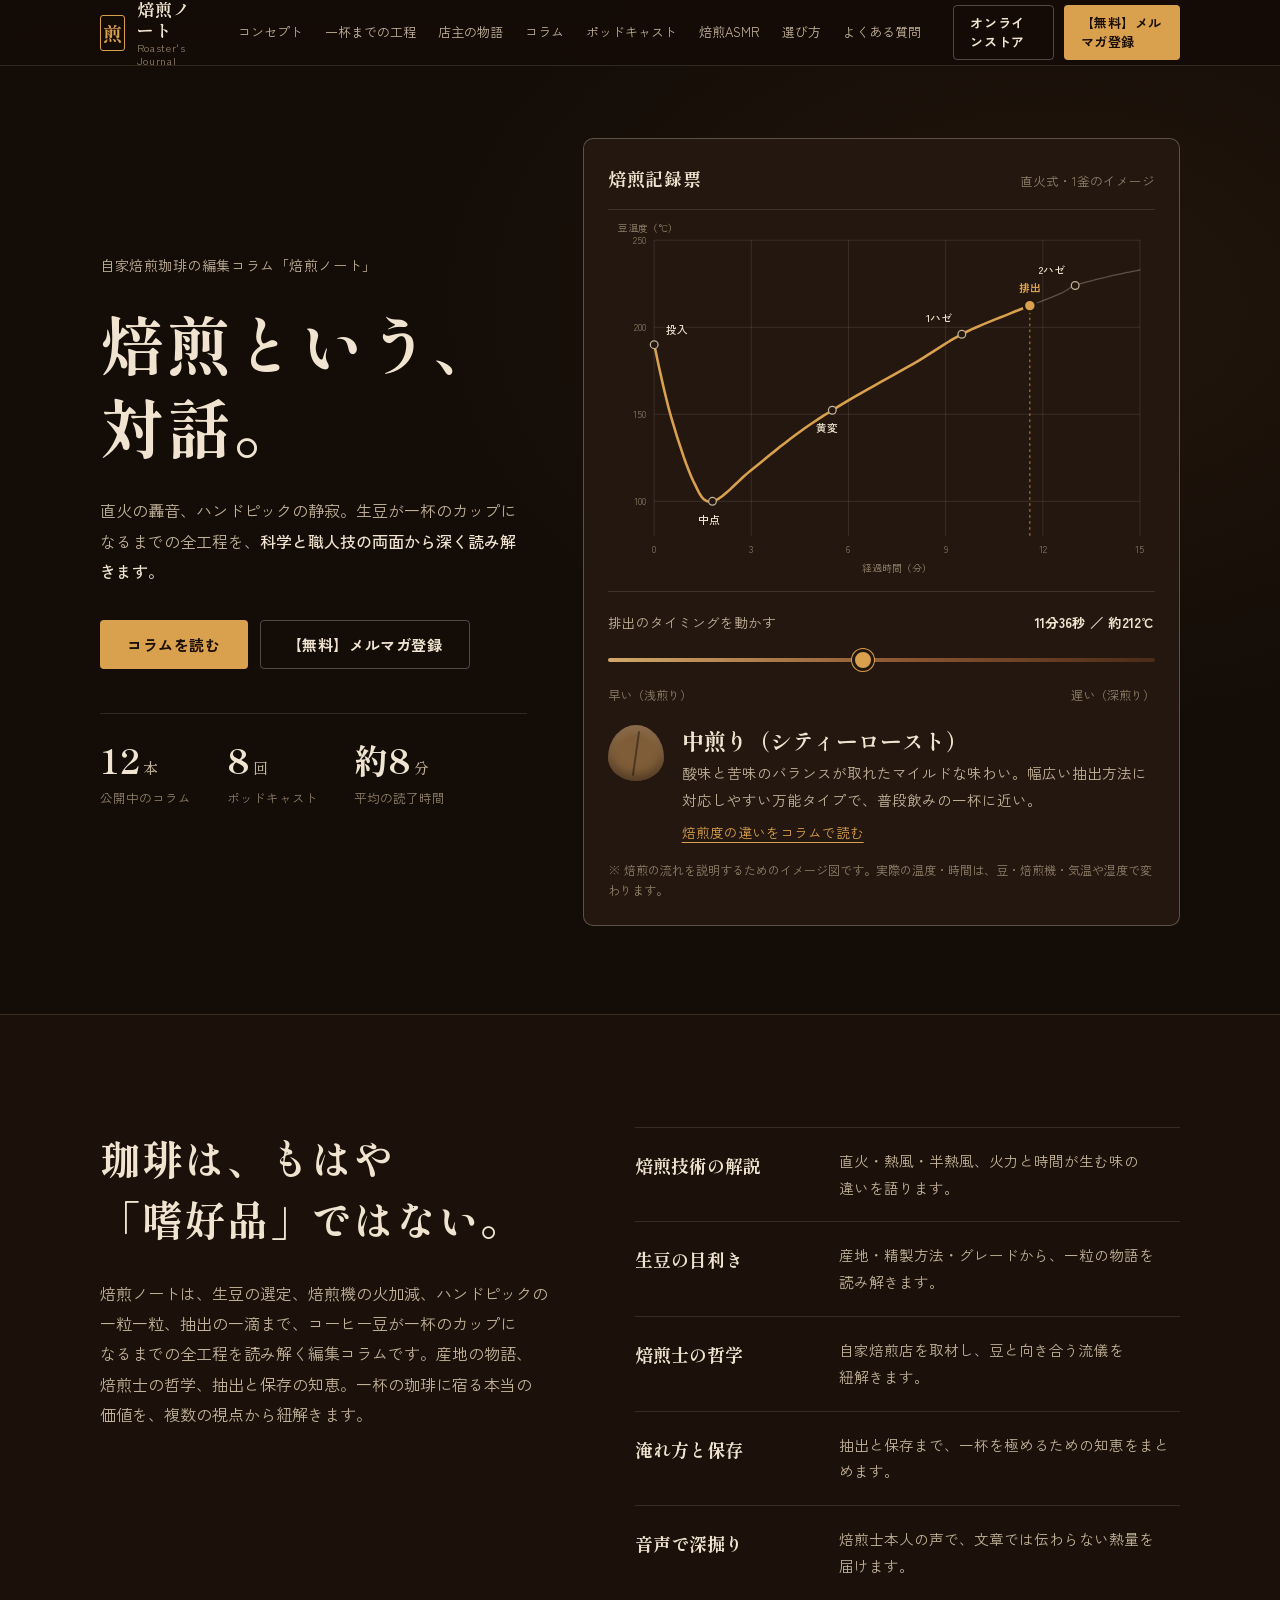
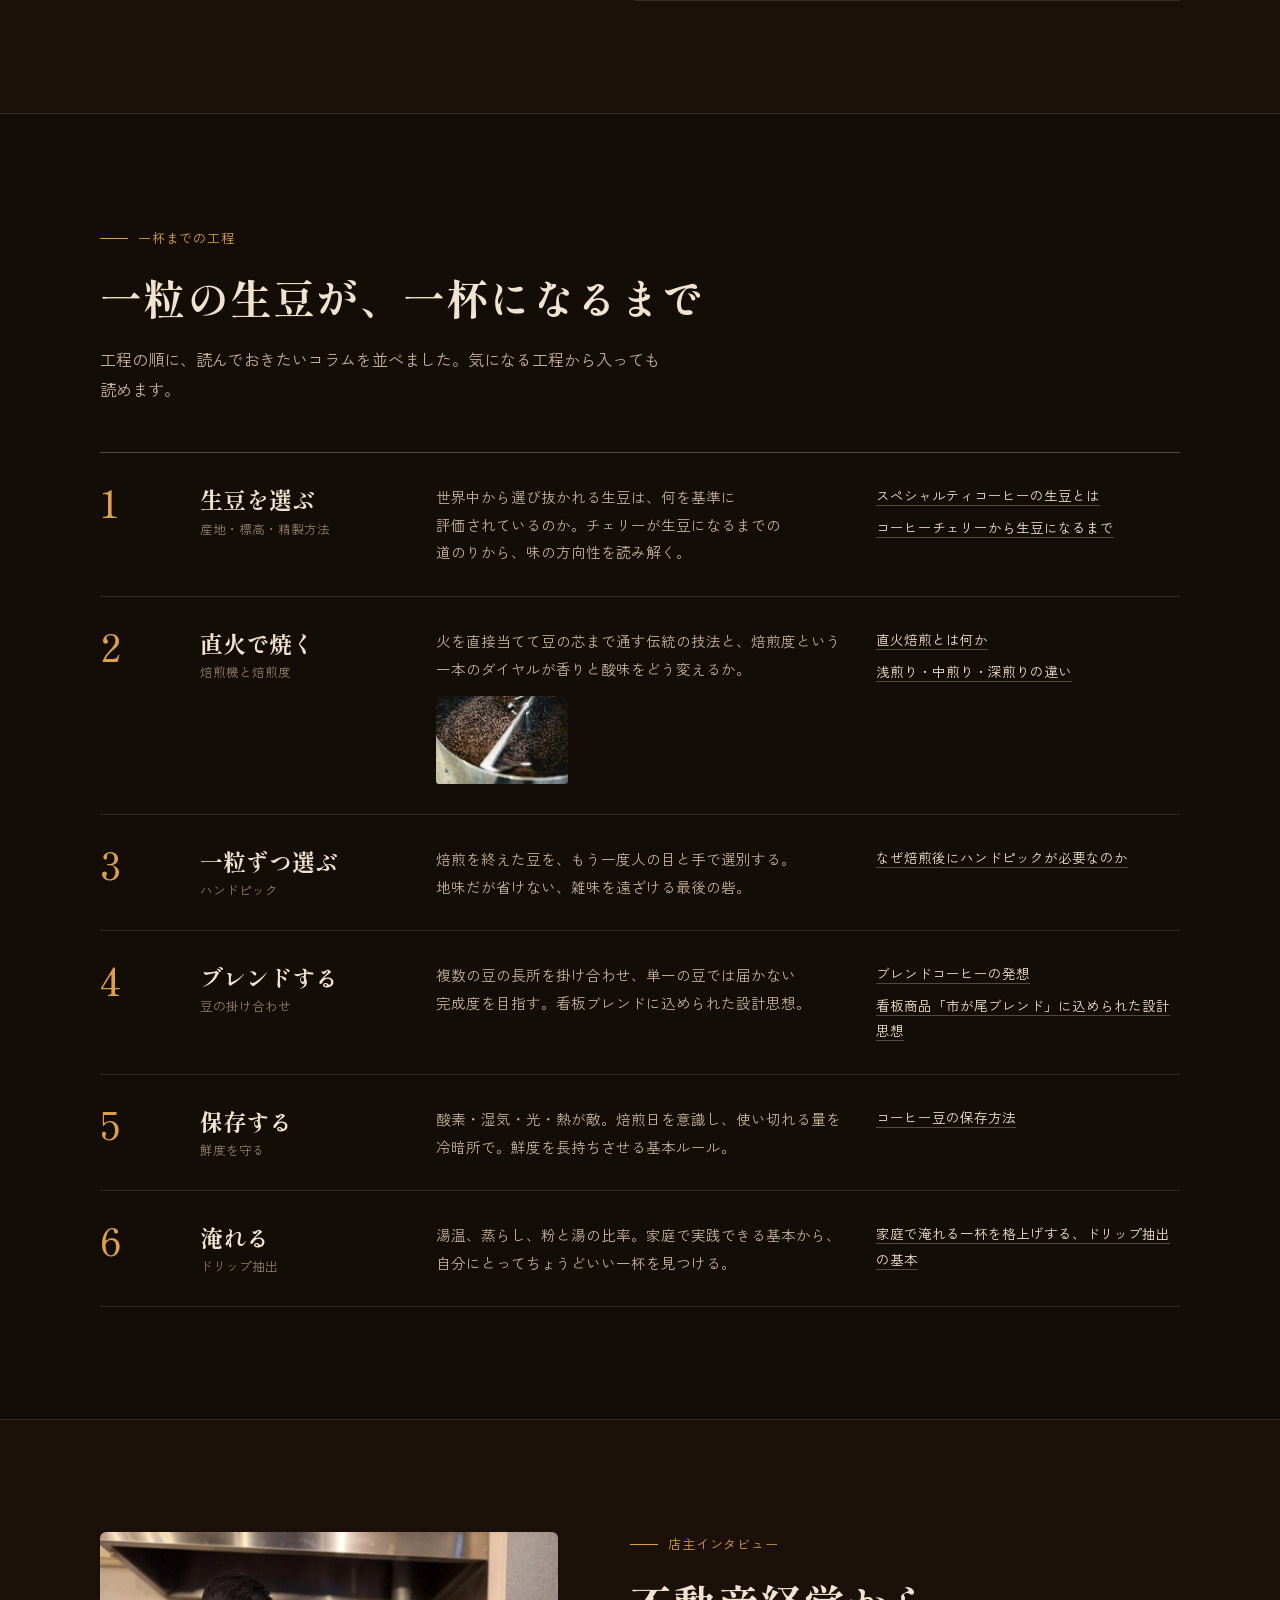
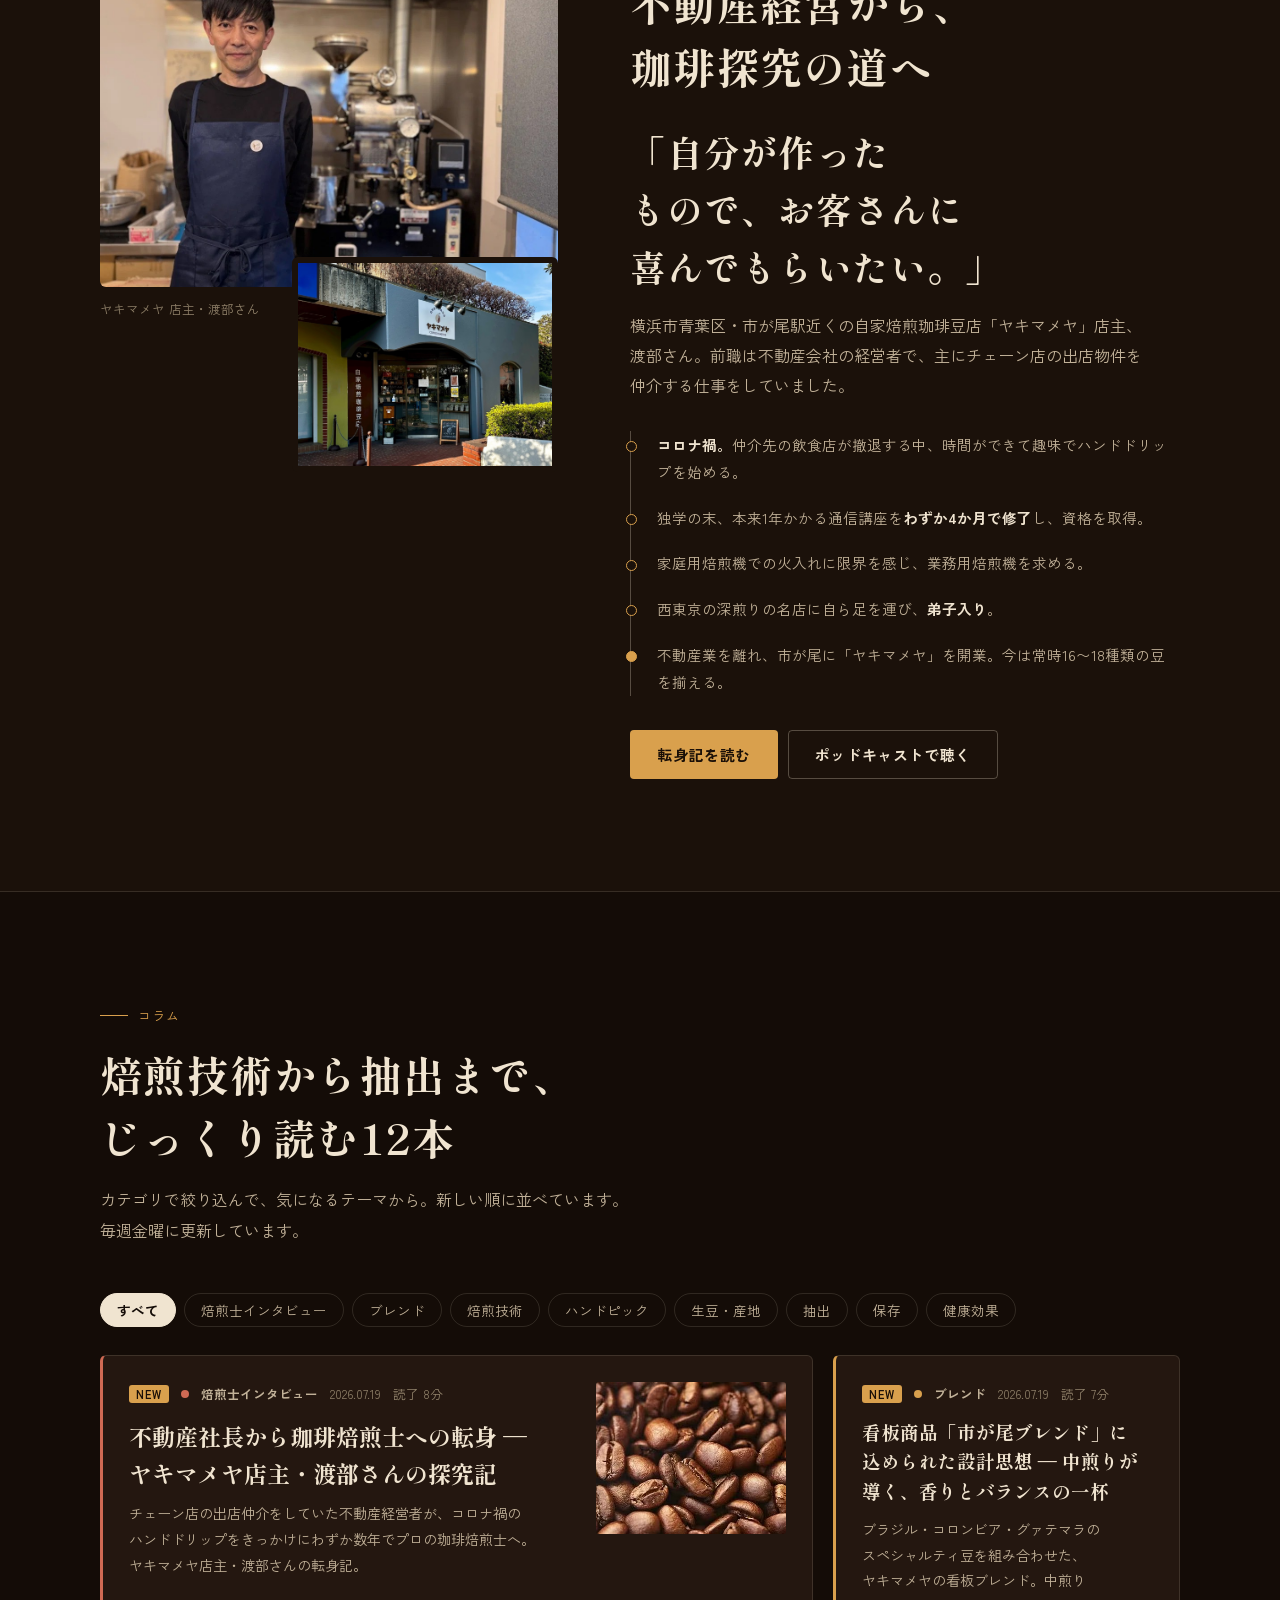
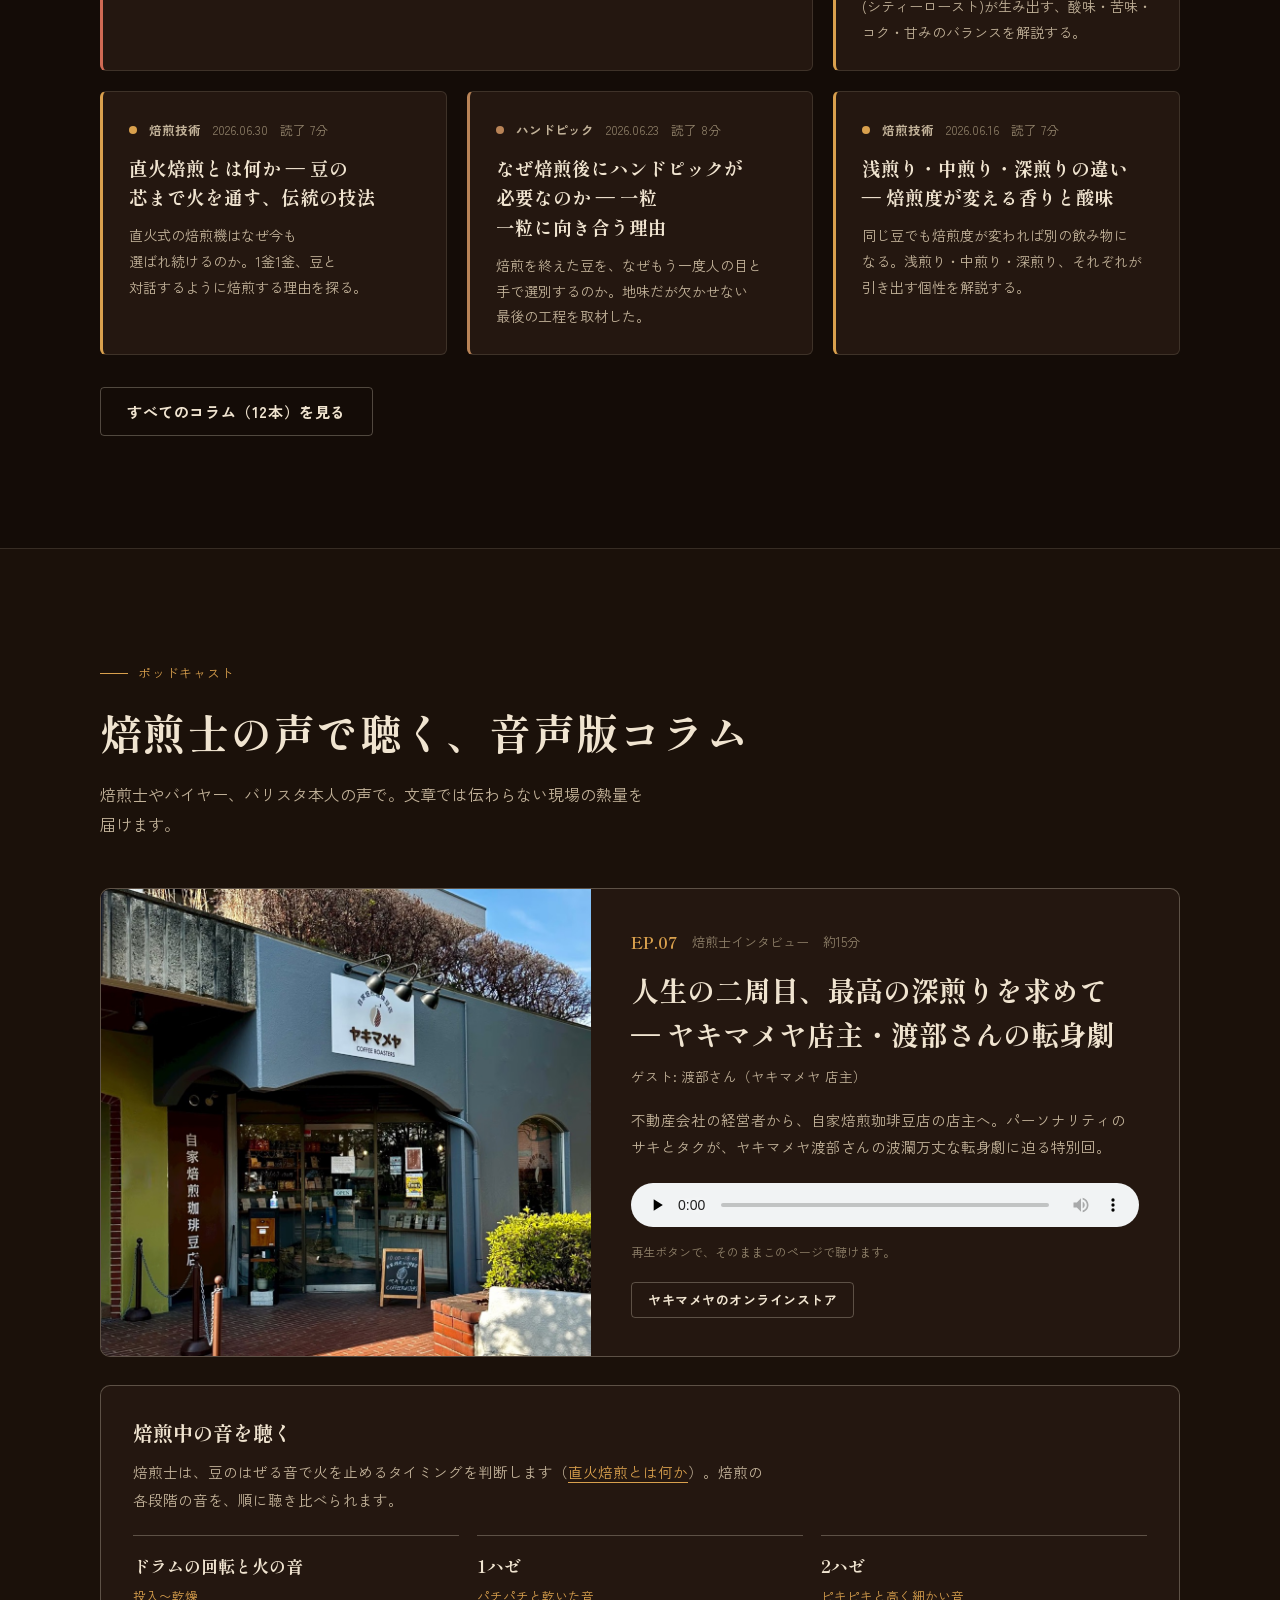
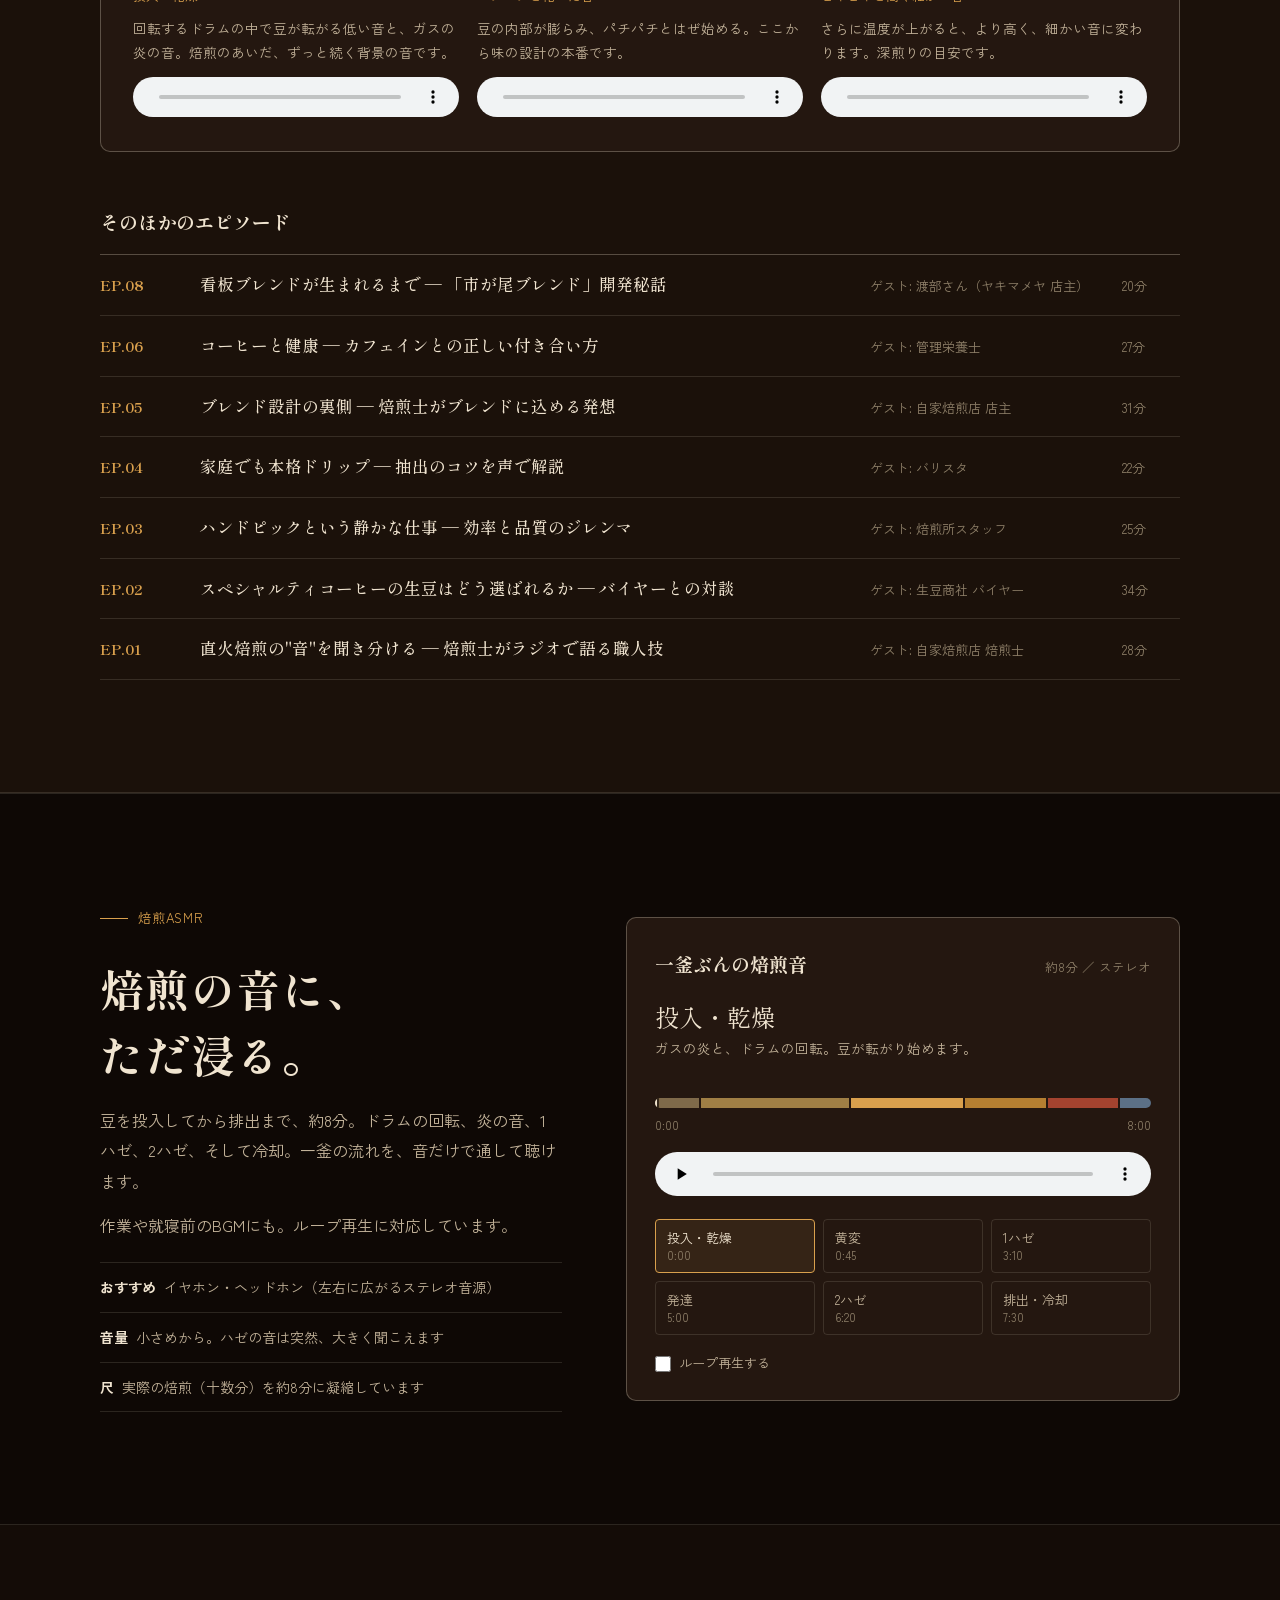
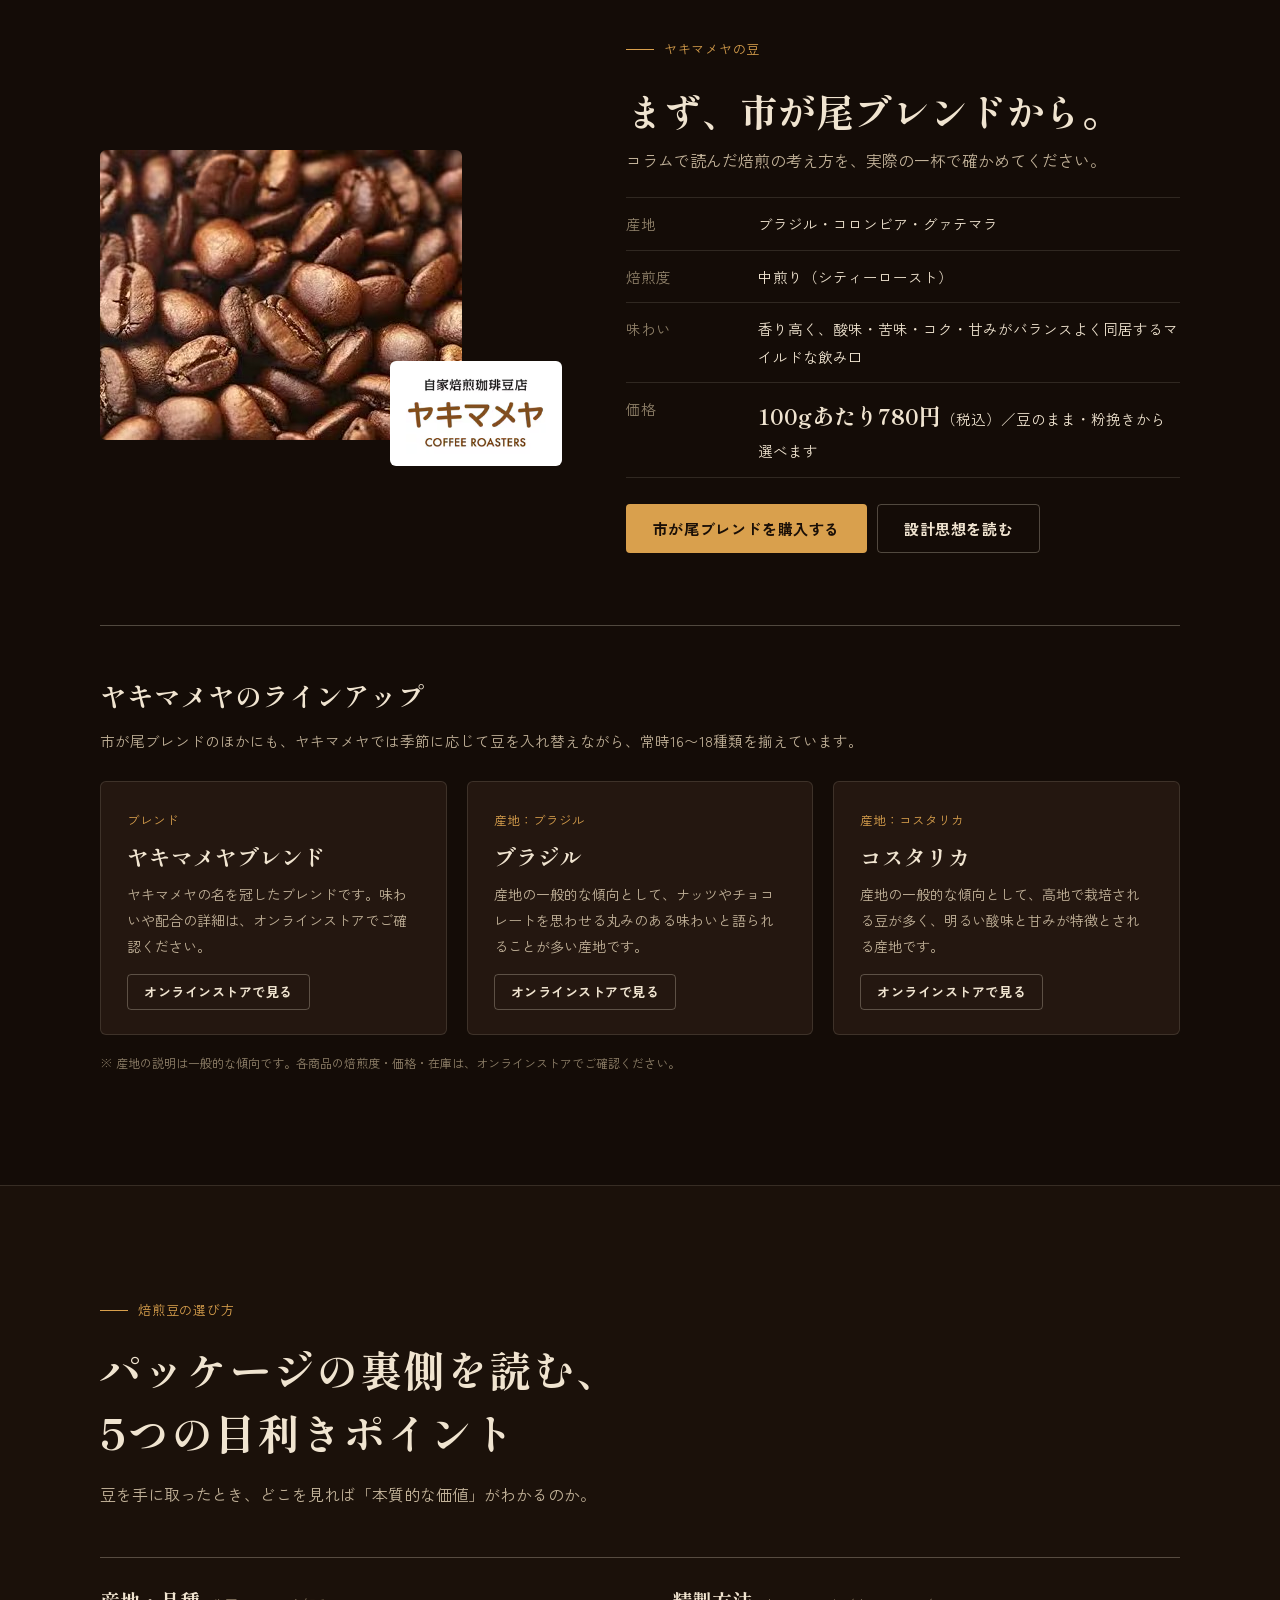
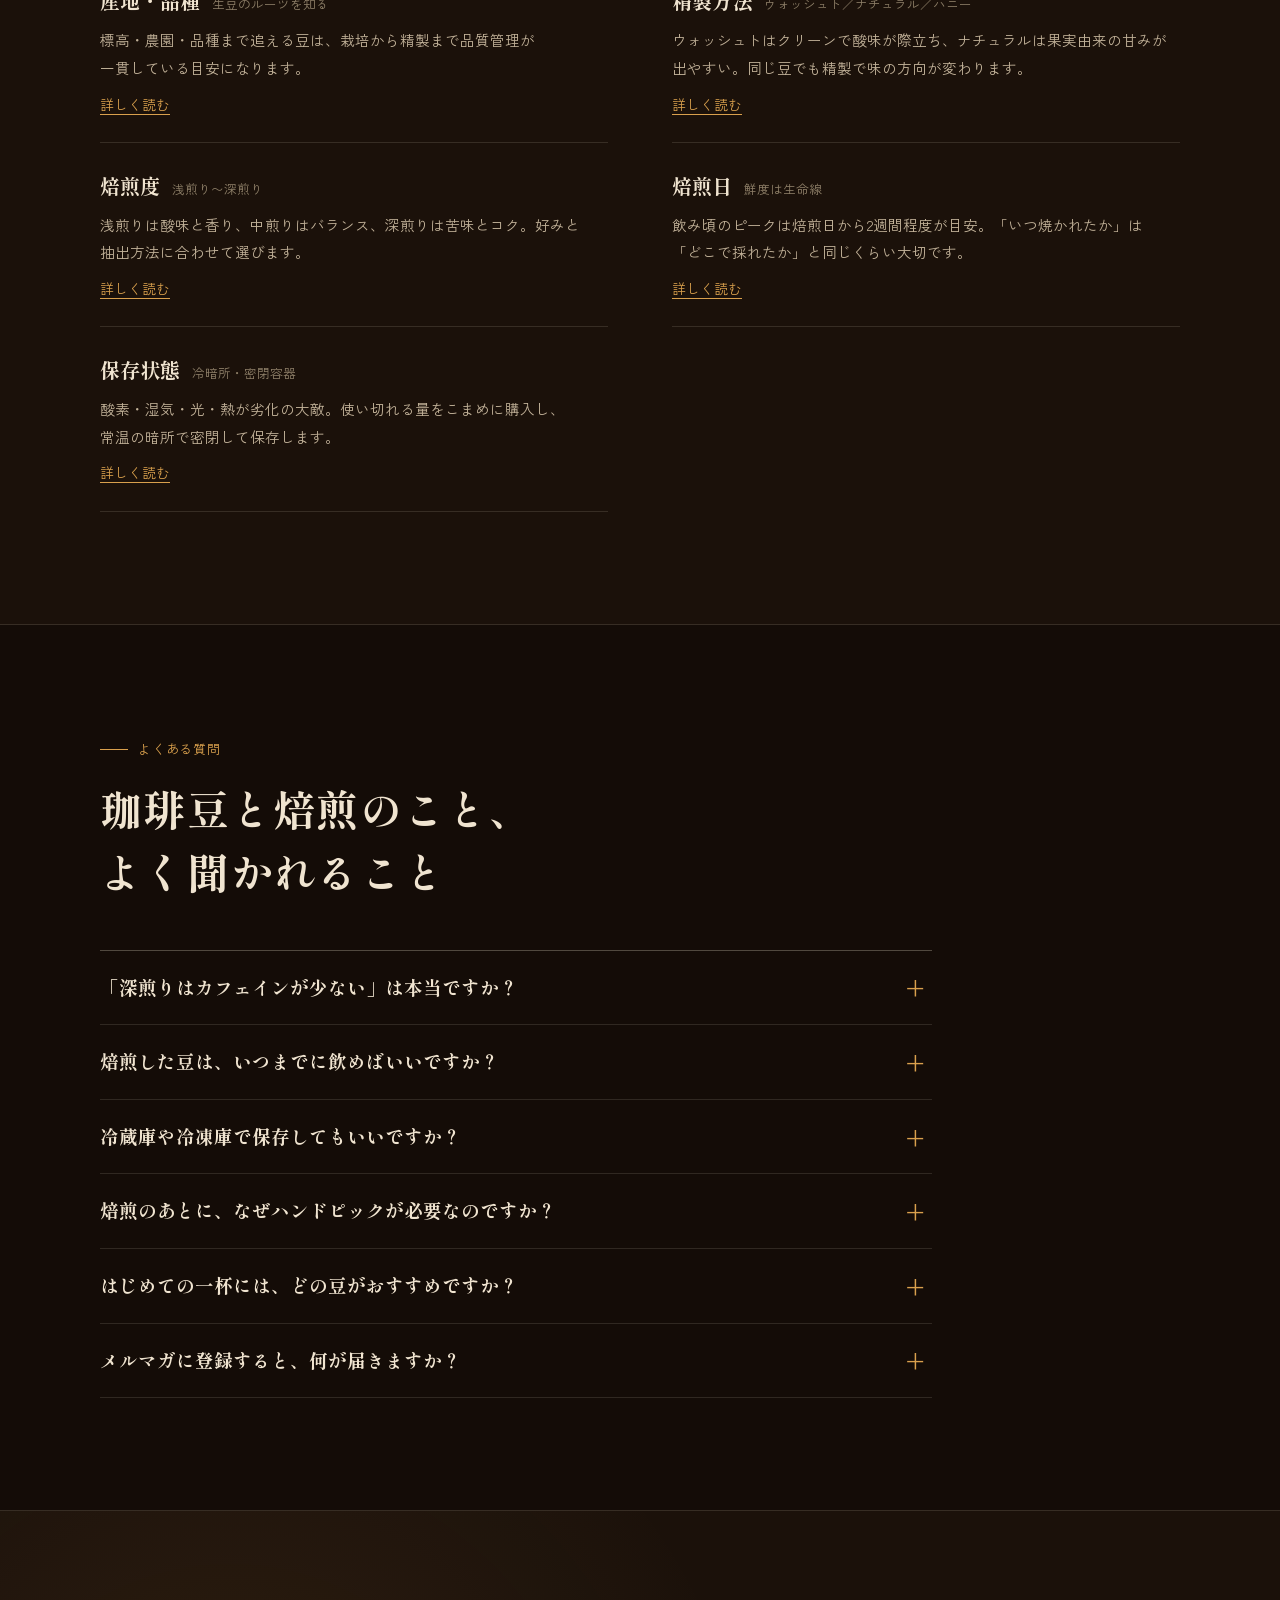
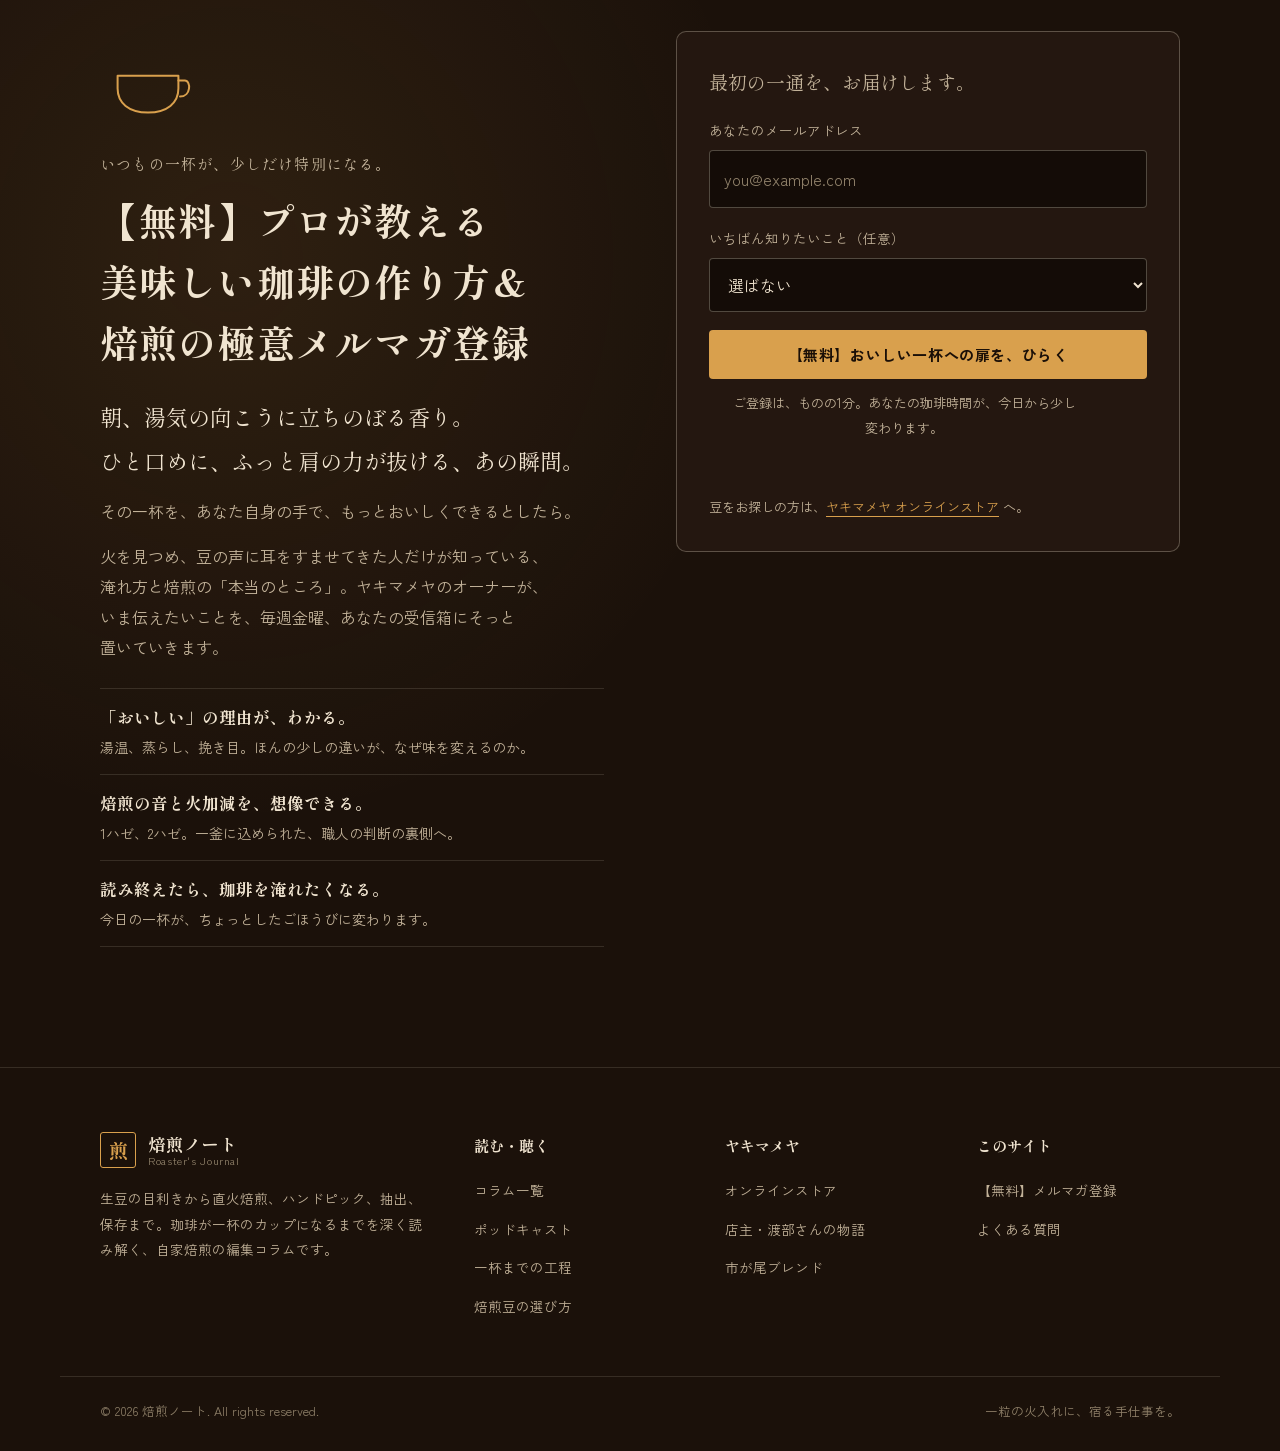
<file: index.html>
<!DOCTYPE html>
<html lang="ja">
<head>
<meta charset="UTF-8">
<meta name="viewport" content="width=device-width, initial-scale=1.0">
<title>焙煎ノート | 珈琲焙煎の編集コラム ― 生豆から一杯まで、深く読み解く</title>
<meta name="description" content="生豆の目利き、直火焙煎、ハンドピック、抽出、保存まで。珈琲が一杯のカップになるまでを深く読み解く、自家焙煎の編集コラム「焙煎ノート」。コラム12本とポッドキャストを公開中。">
<link rel="canonical" href="https://YOUR-DOMAIN.example/">
<meta property="og:type" content="website">
<meta property="og:title" content="焙煎ノート | 珈琲焙煎の編集コラム">
<meta property="og:description" content="生豆の目利きから直火焙煎、ハンドピック、抽出、保存まで。一杯のカップになるまでを深く読み解く編集コラム。">
<meta property="og:url" content="https://YOUR-DOMAIN.example/">
<meta property="og:site_name" content="焙煎ノート">
<meta property="og:image" content="https://YOUR-DOMAIN.example/images/storefront.jpg">
<meta name="twitter:card" content="summary_large_image">
<meta name="theme-color" content="#140c07">
<link rel="preconnect" href="https://fonts.googleapis.com"><link rel="preconnect" href="https://fonts.gstatic.com" crossorigin><link href="https://fonts.googleapis.com/css2?family=Shippori+Mincho+B1:wght@500;700&family=Zen+Kaku+Gothic+New:wght@400;500;700&display=swap" rel="stylesheet">
<link rel="stylesheet" href="assets/base.css">
<style>
section{position:relative}
.sec{padding:112px 0}
.sec--alt{background:var(--bg2);border-top:1px solid var(--line);border-bottom:1px solid var(--line)}

/* HERO */
#hero{padding:calc(var(--hd) + 72px) 0 88px;background:radial-gradient(ellipse 70% 60% at 82% 30%,rgba(217,160,77,.07),transparent 70%)}
.hero__grid{display:grid;grid-template-columns:minmax(0,5fr) minmax(0,7fr);gap:56px;align-items:center}
.hero__pre{font-size:14px;color:var(--ink2);margin-bottom:22px;letter-spacing:.04em}
.hero__h1{font-family:var(--serif);font-weight:700;font-size:clamp(38px,5vw,66px);line-height:1.3;letter-spacing:.04em;margin-bottom:28px;white-space:nowrap}
.hero__sub{color:var(--ink2);max-width:27em;margin-bottom:34px}
.hero__sub strong{color:var(--ink);font-weight:500}
.hero__act{display:flex;flex-wrap:wrap;gap:12px;margin-bottom:44px}
.hero__stats{display:flex;gap:36px;padding-top:26px;border-top:1px solid var(--line)}
.stat b{display:block;font-family:var(--serif);font-size:34px;line-height:1.2;font-weight:700}
.stat b i{font-style:normal;font-size:15px;font-weight:500;margin-left:3px;color:var(--ink2)}
.stat span{font-size:12.5px;color:var(--ink3)}

/* 焙煎記録票 */
.log{background:var(--panel);border:1px solid var(--line2);border-radius:10px;padding:22px 24px 24px}
.log__hd{display:flex;justify-content:space-between;align-items:baseline;gap:12px;padding-bottom:14px;margin-bottom:8px;border-bottom:1px solid var(--line)}
.log__hd h2{font-family:var(--serif);font-size:18px;font-weight:700;letter-spacing:.05em}
.log__hd span{font-size:12.5px;color:var(--ink3)}
.log svg{width:100%;height:auto;display:block;overflow:visible}
.log .gl{stroke:var(--line);stroke-width:1}
.log .ax{fill:var(--ink3);font-size:11.5px;font-family:var(--sans)}
.log .axt{fill:var(--ink3);font-size:11.5px;font-family:var(--sans)}
.log .curve-bg{fill:none;stroke:var(--line2);stroke-width:1.5;stroke-linecap:round;stroke-linejoin:round}
.log .curve{fill:none;stroke:var(--gold);stroke-width:3;stroke-linecap:round;stroke-linejoin:round}
.log .ev circle{fill:var(--panel);stroke:var(--ink2);stroke-width:1.5}
.log .ev text{fill:var(--ink);font-size:12.5px;font-family:var(--sans);font-weight:500;paint-order:stroke;stroke:var(--panel);stroke-width:4px;stroke-linejoin:round}
.log .drop line{stroke:var(--gold);stroke-width:1;stroke-dasharray:3 4}
.log .drop circle{fill:var(--gold);stroke:var(--panel);stroke-width:3}
.log .drop text{fill:var(--gold);font-size:12.5px;font-weight:700;font-family:var(--sans);paint-order:stroke;stroke:var(--panel);stroke-width:4px}
.ctl{margin-top:14px;padding-top:18px;border-top:1px solid var(--line)}
.ctl label{display:flex;justify-content:space-between;font-size:13.5px;margin-bottom:10px;color:var(--ink2)}
.ctl label b{color:var(--ink);font-weight:700}
.ctl input[type=range]{width:100%;height:28px;background:transparent;-webkit-appearance:none;appearance:none;cursor:pointer}
.ctl input[type=range]::-webkit-slider-runnable-track{height:4px;border-radius:4px;background:linear-gradient(90deg,#d3a869,#8a5530 55%,#4a2b18)}
.ctl input[type=range]::-moz-range-track{height:4px;border-radius:4px;background:linear-gradient(90deg,#d3a869,#8a5530 55%,#4a2b18)}
.ctl input[type=range]::-webkit-slider-thumb{-webkit-appearance:none;width:22px;height:22px;border-radius:50%;background:var(--gold);border:3px solid var(--panel);margin-top:-9px;box-shadow:0 0 0 1px var(--gold)}
.ctl input[type=range]::-moz-range-thumb{width:16px;height:16px;border-radius:50%;background:var(--gold);border:3px solid var(--panel);box-shadow:0 0 0 1px var(--gold)}
.ctl__ends{display:flex;justify-content:space-between;font-size:12px;color:var(--ink3);margin-top:2px}
.read{display:grid;grid-template-columns:56px 1fr;gap:18px;align-items:start;margin-top:18px}
.bean{width:56px;height:56px;border-radius:50% 50% 50% 50%/58% 58% 42% 42%;background:#8a5a30;position:relative;box-shadow:inset 0 -6px 10px rgba(0,0,0,.35),inset 0 5px 8px rgba(255,255,255,.12);transition:background .15s}
.bean::after{content:'';position:absolute;left:50%;top:10%;bottom:10%;width:2px;margin-left:-1px;background:rgba(0,0,0,.4);border-radius:2px;transform:rotate(8deg)}
.read h3{font-family:var(--serif);font-size:22px;line-height:1.4;margin-bottom:4px}
.read p{font-size:14.5px;color:var(--ink2);line-height:1.85}
.read a{display:inline-block;margin-top:6px;font-size:13.5px;color:var(--gold);text-underline-offset:4px}
.log__note{margin-top:14px;font-size:12px;color:var(--ink3);line-height:1.7}

/* CONCEPT */
.con{display:grid;grid-template-columns:5fr 6fr;gap:80px;align-items:start}
.con__q{font-family:var(--serif);font-weight:700;font-size:clamp(28px,3.2vw,42px);line-height:1.5;letter-spacing:.03em;margin-bottom:28px}
.con__b{color:var(--ink2);max-width:33em}
.plist{list-style:none;border-top:1px solid var(--line)}
.plist li{display:grid;grid-template-columns:11.5em 1fr;gap:20px;padding:20px 0;border-bottom:1px solid var(--line)}
.plist b{font-family:var(--serif);font-size:18px;font-weight:700}
.plist span{color:var(--ink2);font-size:14.5px;line-height:1.85}

/* JOURNEY */
.jr{list-style:none;border-top:1px solid var(--line2)}
.jr__row{display:grid;grid-template-columns:72px 13em 1fr 19em;gap:28px;align-items:start;padding:30px 0;border-bottom:1px solid var(--line)}
.jr__no{font-family:var(--serif);font-size:38px;line-height:1;color:var(--gold);font-weight:500}
.jr__t{font-family:var(--serif);font-size:23px;font-weight:700;line-height:1.4}
.jr__t small{display:block;font-family:var(--sans);font-size:12.5px;color:var(--ink3);font-weight:400;margin-top:4px}
.jr__d{color:var(--ink2);font-size:14.5px;max-width:34em}
.jr__links{display:flex;flex-direction:column;gap:6px;align-items:flex-start}
.jr__links a{font-size:13.5px;color:var(--ink);text-underline-offset:4px;text-decoration-color:var(--line2)}
.jr__links a:hover{color:var(--gold);text-decoration-color:var(--gold)}
.jr__thumb{width:132px;height:auto;border-radius:3px;margin-top:14px}

/* STORY */
.st{display:grid;grid-template-columns:5fr 6fr;gap:72px;align-items:start}
.st__ph{position:relative}
.st__ph img.p1{width:100%;border-radius:6px}
.st__ph .cap{font-size:12.5px;color:var(--ink3);margin-top:10px}
.st__ph img.p2{width:58%;border-radius:6px;margin:-64px 0 0 auto;position:relative;border:6px solid var(--bg2)}
.st__q{font-family:var(--serif);font-weight:700;font-size:clamp(25px,3vw,36px);line-height:1.6;margin-bottom:26px;letter-spacing:.03em}
.st__t p{color:var(--ink2);max-width:34em;margin-bottom:14px}
.st__t p.st__q{color:var(--ink);max-width:none}
.tl{list-style:none;margin:30px 0 34px;border-left:1px solid var(--line2);padding-left:26px}
.tl li{position:relative;padding:0 0 18px;font-size:14.5px;color:var(--ink2)}
.tl li::before{content:'';position:absolute;left:-31px;top:.7em;width:9px;height:9px;border-radius:50%;background:var(--bg2);border:1.5px solid var(--gold)}
.tl li:last-child{padding-bottom:0}
.tl li:last-child::before{background:var(--gold)}
.tl b{color:var(--ink);font-weight:700}
.st__act{display:flex;flex-wrap:wrap;gap:10px}

/* COLUMNS */
.more{display:flex;gap:12px;flex-wrap:wrap;margin-top:32px}

/* PODCAST */
.pf{display:grid;grid-template-columns:5fr 6fr;gap:0;background:var(--panel);border:1px solid var(--line2);border-radius:10px;overflow:hidden}
.pf__img{position:relative;min-height:340px}
.pf__img img{position:absolute;inset:0;width:100%;height:100%;object-fit:cover}
.pf__b{padding:38px 40px}
.pf__meta{display:flex;flex-wrap:wrap;gap:4px 14px;align-items:center;font-size:13px;color:var(--ink3);margin-bottom:12px}
.pf__meta b{color:var(--gold);font-family:var(--serif);font-size:16px}
.pf h3{font-family:var(--serif);font-size:clamp(21px,2.4vw,28px);line-height:1.55;margin-bottom:8px}
.pf__g{font-size:13.5px;color:var(--ink2);margin-bottom:16px}
.pf p.d{font-size:14.5px;color:var(--ink2);margin-bottom:22px}
.pf audio{width:100%;height:44px;margin-bottom:6px;accent-color:var(--gold)}
.pf__cap{font-size:12px;color:var(--ink3);margin-bottom:18px}
.pl{list-style:none;margin-top:44px;border-top:1px solid var(--line2)}
.pl li{display:grid;grid-template-columns:5.5em 1fr 16em 4em;gap:20px;align-items:baseline;padding:16px 0;border-bottom:1px solid var(--line);font-size:14.5px}
.pl .n{font-family:var(--serif);color:var(--gold);font-weight:700}
.pl .t{font-family:var(--serif);font-size:16.5px;font-weight:500;line-height:1.6}
.pl .g,.pl .m{color:var(--ink3);font-size:13px}
.snd{margin-top:28px;background:var(--panel);border:1px solid var(--line2);border-radius:10px;padding:28px 32px 26px}
.snd h3{font-family:var(--serif);font-size:20px;margin-bottom:6px}
.snd__lead{font-size:14.5px;color:var(--ink2);margin-bottom:22px;max-width:44em}
.snd__grid{display:grid;grid-template-columns:repeat(3,1fr);gap:18px}
.snd__i{border-top:1px solid var(--line2);padding-top:14px}
.snd__i b{display:block;font-family:var(--serif);font-size:17px;margin-bottom:2px}
.snd__i small{display:block;color:var(--gold);font-size:12.5px;margin-bottom:8px}
.snd__i p{font-size:13.5px;color:var(--ink2);line-height:1.8;margin-bottom:12px}
.snd audio{width:100%;height:40px;accent-color:var(--gold)}
.snd__note{margin-top:18px;font-size:12px;color:var(--ink3);line-height:1.7}
.pl__h{font-family:var(--serif);font-size:19px;font-weight:700;margin:52px 0 14px}

/* ASMR */
#asmr{background:#0e0805;border-top:1px solid var(--line);border-bottom:1px solid var(--line)}
.am{display:grid;grid-template-columns:5fr 6fr;gap:64px;align-items:center}
.am h2{font-family:var(--serif);font-weight:700;font-size:clamp(28px,3.6vw,44px);line-height:1.5;letter-spacing:.03em;margin-bottom:18px}
.am__t p{color:var(--ink2);max-width:30em;margin-bottom:14px}
.am__tips{list-style:none;margin-top:22px;border-top:1px solid var(--line)}
.am__tips li{padding:11px 0;border-bottom:1px solid var(--line);font-size:14px;color:var(--ink2)}
.am__tips b{color:var(--ink);font-weight:700;margin-right:.6em}
.ap{background:var(--panel);border:1px solid var(--line2);border-radius:10px;padding:28px 28px 24px}
.ap__hd{display:flex;justify-content:space-between;align-items:baseline;gap:12px;margin-bottom:18px}
.ap__hd b{font-family:var(--serif);font-size:19px}
.ap__hd span{font-size:12.5px;color:var(--ink3)}
.ap__now{font-family:var(--serif);font-size:24px;line-height:1.4;margin-bottom:2px}
.ap__sub{font-size:13.5px;color:var(--ink2);min-height:3.4em;margin-bottom:16px}
.ap__bar{position:relative;display:flex;height:10px;border-radius:5px;overflow:hidden;margin-bottom:6px;cursor:pointer;background:var(--bg)}
.ap__bar i{display:block;height:100%;border-right:2px solid var(--panel)}
.ap__bar i:last-of-type{border-right:0}
.ap__head{position:absolute;top:-3px;bottom:-3px;width:3px;background:var(--ink);border-radius:2px;left:0;pointer-events:none;box-shadow:0 0 0 2px rgba(20,12,7,.7)}
.ap__time{display:flex;justify-content:space-between;font-size:12px;color:var(--ink3);margin-bottom:16px}
.ap audio{width:100%;height:44px;accent-color:var(--gold);margin-bottom:14px}
.ap__ch{display:grid;grid-template-columns:repeat(3,1fr);gap:8px}
.ap__ch button{font-family:var(--sans);font-size:13px;line-height:1.4;text-align:left;color:var(--ink2);background:transparent;border:1px solid var(--line);border-radius:4px;padding:9px 11px;cursor:pointer;transition:border-color .2s,color .2s,background .2s}
.ap__ch button small{display:block;color:var(--ink3);font-size:11.5px}
.ap__ch button:hover{border-color:var(--line2);color:var(--ink)}
.ap__ch button[aria-current="true"]{border-color:var(--gold);color:var(--ink);background:rgba(217,160,77,.09)}
.ap__ft{display:flex;justify-content:space-between;align-items:center;gap:12px;flex-wrap:wrap;margin-top:16px;font-size:13px;color:var(--ink2)}
.ap__ft label{display:flex;align-items:center;gap:8px;cursor:pointer}
.ap__ft input{accent-color:var(--gold);width:16px;height:16px}
.ap__note{margin-top:14px;font-size:12px;color:var(--ink3);line-height:1.7}

/* SHOP */
.shop{display:grid;grid-template-columns:5fr 6fr;gap:64px;align-items:center}
.shop__ph{position:relative}
.shop__ph img.b{width:100%;max-width:362px;border-radius:6px}
.shop__logo{position:absolute;right:0;bottom:-26px;background:#fff;border-radius:6px;padding:10px 16px;width:172px}
.shop__logo img{width:100%}
.shop h3{font-family:var(--serif);font-size:clamp(26px,3.2vw,38px);line-height:1.5;margin-bottom:6px}
.shop .sub{color:var(--ink2);margin-bottom:22px}
.spec{border-top:1px solid var(--line);margin-bottom:26px}
.spec div{display:grid;grid-template-columns:8em 1fr;gap:16px;padding:12px 0;border-bottom:1px solid var(--line);font-size:14.5px}
.spec dt{color:var(--ink3)}
.spec dd b{font-family:var(--serif);font-size:22px}
.shop__act{display:flex;flex-wrap:wrap;gap:10px}

.lu{margin-top:72px;padding-top:44px;border-top:1px solid var(--line2)}
.lu h3{font-family:var(--serif);font-size:clamp(21px,2.5vw,27px);margin-bottom:6px}
.lu__lead{color:var(--ink2);font-size:14.5px;margin-bottom:26px}
.lu__grid{display:grid;grid-template-columns:repeat(3,1fr);gap:20px}
.lu__c{display:flex;flex-direction:column;background:var(--panel);border:1px solid var(--line);border-radius:6px;padding:26px 26px 24px}
.lu__tag{font-size:12.5px;color:var(--gold);margin-bottom:10px}
.lu__c h4{font-family:var(--serif);font-size:22px;line-height:1.4;margin-bottom:10px}
.lu__c p{font-size:14px;color:var(--ink2);line-height:1.85;margin-bottom:14px}
.lu__meta{font-size:13px;color:var(--ink);margin-bottom:14px;border-top:1px solid var(--line);padding-top:12px}
.lu__c .btn{margin-top:auto;align-self:flex-start}
.lu__note{margin-top:18px;font-size:12px;color:var(--ink3);line-height:1.7}

/* GUIDE */
.gd{display:grid;grid-template-columns:1fr 1fr;gap:0 64px;border-top:1px solid var(--line2)}
.gd__i{padding:24px 0;border-bottom:1px solid var(--line)}
.gd__i h3{font-family:var(--serif);font-size:20px;margin-bottom:6px;display:flex;align-items:baseline;gap:12px}
.gd__i h3 small{font-family:var(--sans);font-size:12.5px;color:var(--ink3);font-weight:400}
.gd__i p{font-size:14.5px;color:var(--ink2);margin-bottom:6px}
.gd__i a{font-size:13.5px;color:var(--gold);text-underline-offset:4px}

/* FAQ */
.fq{max-width:52em;border-top:1px solid var(--line2)}
.fq details{border-bottom:1px solid var(--line)}
.fq summary{list-style:none;cursor:pointer;padding:22px 44px 22px 0;font-family:var(--serif);font-size:18.5px;font-weight:700;line-height:1.6;position:relative}
.fq summary::-webkit-details-marker{display:none}
.fq summary::after{content:'+';position:absolute;right:6px;top:50%;transform:translateY(-50%);font-family:var(--sans);font-size:24px;font-weight:400;color:var(--gold);transition:transform .2s}
.fq details[open] summary::after{transform:translateY(-50%) rotate(45deg)}
.fq .a{padding:0 44px 24px 0;color:var(--ink2);font-size:15px;max-width:40em}

/* CTA */
#cta{padding:120px 0;background:var(--bg2);border-top:1px solid var(--line)}
.cta{display:grid;grid-template-columns:1fr 1fr;gap:72px;align-items:start}
.cta h2{font-family:var(--serif);font-weight:700;font-size:clamp(30px,4vw,50px);line-height:1.5;letter-spacing:.03em;margin-bottom:20px}
.cta__h{font-size:clamp(25px,3vw,38px)!important;line-height:1.6!important}
#cta{background:radial-gradient(ellipse 60% 70% at 18% 30%,rgba(217,160,77,.10),transparent 70%),var(--bg2)}
.steam{width:96px;height:auto;margin:0 0 22px;overflow:visible}
.steam path{fill:none;stroke-linecap:round;stroke-linejoin:round}
.steam .cup{stroke:var(--gold);stroke-width:2.5}
.steam .st1,.steam .st2,.steam .st3{stroke:var(--ink2);stroke-width:2.5;opacity:.0;animation:steam 5.5s ease-in-out infinite}
.steam .st2{animation-delay:1.6s}.steam .st3{animation-delay:3.2s}
@keyframes steam{0%{opacity:0;transform:translateY(8px)}30%{opacity:.75}100%{opacity:0;transform:translateY(-10px)}}
.cta__pre{font-family:var(--serif);color:var(--gold);font-size:15px;letter-spacing:.08em;margin-bottom:12px!important}
.cta__story{font-family:var(--serif);font-size:clamp(18px,2vw,22px);line-height:2;color:var(--ink)!important;margin:22px 0 14px}
.cta__l p{margin-bottom:14px}
.cta__pts{list-style:none;margin-top:26px;border-top:1px solid var(--line)}
.cta__pts li{padding:14px 0;border-bottom:1px solid var(--line);font-size:14px;color:var(--ink2);line-height:1.8}
.cta__pts b{display:block;font-family:var(--serif);font-size:16.5px;color:var(--ink);margin-bottom:2px}
.cta .lead{position:sticky;top:96px}
.lead__hd{font-family:var(--serif);font-size:19px;margin-bottom:18px}
.lead__sub{margin-top:12px;font-size:13px;color:var(--ink3);text-align:center}
.cta p{color:var(--ink2);max-width:30em}
.lead{background:var(--panel);border:1px solid var(--line2);border-radius:10px;padding:32px}
.lead label{display:block;font-size:13.5px;color:var(--ink2);margin-bottom:6px}
.lead input,.lead select{width:100%;font:inherit;font-size:16px;color:var(--ink);background:var(--bg);border:1px solid var(--line2);border-radius:4px;padding:13px 14px;margin-bottom:18px}
.lead input::placeholder{color:var(--ink3)}
.lead input:focus,.lead select:focus{border-color:var(--gold);outline:none;box-shadow:0 0 0 3px rgba(217,160,77,.25)}
.lead .btn{width:100%}
.lead__st{margin-top:14px;font-size:14px;min-height:1.6em}
.lead__st.ok{color:var(--sage)}
.lead__st.ng{color:var(--wine)}
.lead__alt{margin-top:18px;font-size:13px;color:var(--ink3)}
.lead__alt a{color:var(--gold);text-underline-offset:4px}

@media(max-width:1000px){
  .hero__grid,.con,.st,.shop,.cta{grid-template-columns:1fr;gap:48px}
  .cta .lead{position:static}
  .jr__row{grid-template-columns:56px 1fr;gap:10px 20px}
  .jr__d,.jr__links{grid-column:2}
  .pf{grid-template-columns:1fr}
  .pf__img{min-height:240px}
  .pl li{grid-template-columns:4.5em 1fr;gap:4px 16px}
  .pl .g,.pl .m{grid-column:2}
  .am{grid-template-columns:1fr;gap:40px}
  .lu__grid{grid-template-columns:1fr 1fr}
  .gd{grid-template-columns:1fr}
  .snd__grid{grid-template-columns:1fr}
  .st__ph img.p2{width:50%}
  .shop__logo{position:static;margin-top:18px}
}
@media(max-width:640px){
  .sec{padding:76px 0}
  #hero{padding-top:calc(var(--hd) + 44px)}
  .hero__stats{gap:22px}
  .stat b{font-size:28px}
  .log{padding:16px}
  .log .ax,.log .axt{font-size:16px}
  .log .ev text,.log .drop text{font-size:18px}
  .plist li{grid-template-columns:1fr;gap:4px}
  .pf__b{padding:26px 22px}
  .snd{padding:22px 20px}
  .lu__grid{grid-template-columns:1fr}
  .ap{padding:22px 18px}
  .ap__ch{grid-template-columns:1fr 1fr}
  .lead{padding:24px 20px}
  .fq summary{font-size:17px}
  .spec div{grid-template-columns:6em 1fr}
}
</style>
<script>document.documentElement.classList.add('js')</script>
<script type="application/ld+json">{"@context": "https://schema.org", "@type": "WebSite", "name": "焙煎ノート", "url": "https://YOUR-DOMAIN.example/", "description": "珈琲が一杯のカップになるまでを深く読み解く、自家焙煎の編集コラム。", "inLanguage": "ja"}</script>
<script type="application/ld+json">{"@context": "https://schema.org", "@type": "FAQPage", "mainEntity": [{"@type": "Question", "name": "「深煎りはカフェインが少ない」は本当ですか？", "acceptedAnswer": {"@type": "Answer", "text": "カフェイン自体は高温に強く、焙煎による分解はごくわずかとされます。豆の重量あたりでは焙煎度による差は大きくありません。ただし深煎りは豆が膨らんで軽くなるため、スプーンなど同じ体積で量ると重量は少なくなりやすく、結果として差が出ることがあります。正確に比べたいときは、重量で量るのがおすすめです。"}}, {"@type": "Question", "name": "焙煎した豆は、いつまでに飲めばいいですか？", "acceptedAnswer": {"@type": "Answer", "text": "焙煎日から2週間程度が飲み頃のピークとされることが多いですが、焙煎度や豆の種類によって幅があります。「いつ焼かれた豆か」を意識することが、一杯の質を左右します。"}}, {"@type": "Question", "name": "冷蔵庫や冷凍庫で保存してもいいですか？", "acceptedAnswer": {"@type": "Answer", "text": "選択肢ではありますが、出し入れの際の温度差で容器内に結露が生じ、かえって劣化を早める場合があります。使い切れる量をこまめに購入し、直射日光の当たらない常温の暗所で、密閉できる容器に入れるのが最もシンプルで確実です。"}}, {"@type": "Question", "name": "焙煎のあとに、なぜハンドピックが必要なのですか？", "acceptedAnswer": {"@type": "Answer", "text": "高温の焙煎工程を経ると、焼けムラのある豆や割れた豆など、新たな欠点豆が生まれます。細かな色ムラや焼け方の違いは、今も熟練した人の目に頼る部分が大きく、この工程を省かないことが雑味のない一杯を支えています。"}}, {"@type": "Question", "name": "はじめての一杯には、どの豆がおすすめですか？", "acceptedAnswer": {"@type": "Answer", "text": "ヤキマメヤ店主の渡部さんは、看板ブレンドの「市が尾ブレンド」からの入口を勧めています。ブラジル・コロンビア・グァテマラの3産地を個別に焙煎してから合わせた、中煎り（シティーロースト）のバランスのよい一杯です。豆のまま・粉挽きの両方から選べます。"}}, {"@type": "Question", "name": "メルマガに登録すると、何が届きますか？", "acceptedAnswer": {"@type": "Answer", "text": "ヤキマメヤオーナーコラムを、いち早くお届けします。焙煎ノートは毎週金曜に更新しています。"}}]}</script>
</head>
<body>
<header class="hd" id="top">
  <div class="hd__in">
    <a class="logo" href="#hero" aria-label="焙煎ノート トップへ">
      <span class="logo__mark">煎</span>
      <span class="logo__txt"><b>焙煎ノート</b><small>Roaster's Journal</small></span>
    </a>
    <nav class="hd__nav" id="hdNav" aria-label="メインメニュー"><a href="#concept">コンセプト</a><a href="#journey">一杯までの工程</a><a href="#story">店主の物語</a><a href="#columns">コラム</a><a href="#podcast">ポッドキャスト</a><a href="#asmr">焙煎ASMR</a><a href="#guide">選び方</a><a href="#faq">よくある質問</a></nav>
    <div class="hd__cta">
      <a class="btn btn--ghost btn--sm hd__store" href="https://yakimameya.base.shop/" target="_blank" rel="noopener noreferrer">オンラインストア</a>
      <a class="btn btn--gold btn--sm" href="#cta">【無料】メルマガ登録</a>
      <button class="hd__burger" id="hdBurger" aria-expanded="false" aria-controls="hdNav" aria-label="メニューを開く"><span></span><span></span><span></span></button>
    </div>
  </div>
</header>
<main>

<section id="hero">
  <div class="wrap hero__grid">
    <div>
      <p class="hero__pre">自家焙煎珈琲の編集コラム「焙煎ノート」</p>
      <h1 class="hero__h1">焙煎という、<br>対話。</h1>
      <p class="hero__sub">直火の轟音、ハンドピックの静寂。生豆が一杯のカップになるまでの全工程を、<strong>科学と職人技の両面から深く読み解きます。</strong></p>
      <div class="hero__act">
        <a class="btn btn--gold" href="#columns">コラムを読む</a>
        <a class="btn btn--ghost" href="#cta">【無料】メルマガ登録</a>
      </div>
      <div class="hero__stats">
        <div class="stat"><b>12<i>本</i></b><span>公開中のコラム</span></div>
        <div class="stat"><b>8<i>回</i></b><span>ポッドキャスト</span></div>
        <div class="stat"><b>約8<i>分</i></b><span>平均の読了時間</span></div>
      </div>
    </div>
    <div class="log" role="group" aria-labelledby="logTtl">
      <div class="log__hd"><h2 id="logTtl">焙煎記録票</h2><span>直火式・1釜のイメージ</span></div>
      <svg id="roastSvg" viewBox="0 0 640 420" role="img" aria-label="直火焙煎の温度カーブのイメージ図。投入後に豆温度が一度下がり、黄変、1ハゼ、2ハゼを経て上昇していく。"></svg>
      <div class="ctl">
        <label for="dropRange"><span>排出のタイミングを動かす</span><b id="dropVal"></b></label>
        <input id="dropRange" type="range" min="9" max="14.6" step="0.05" value="11.6">
        <div class="ctl__ends"><span>早い（浅煎り）</span><span>遅い（深煎り）</span></div>
        <div class="read" aria-live="polite">
          <div class="bean" id="bean" aria-hidden="true"></div>
          <div><h3 id="zoneName"></h3><p id="zoneTxt"></p><a href="column/roast-level/index.html">焙煎度の違いをコラムで読む</a></div>
        </div>
      </div>
      <p class="log__note">※ 焙煎の流れを説明するためのイメージ図です。実際の温度・時間は、豆・焙煎機・気温や湿度で変わります。</p>
    </div>
  </div>
</section>

<section id="concept" class="sec sec--alt">
  <div class="wrap con">
    <div>
      <p class="con__q">珈琲は、もはや<br>「嗜好品」ではない。</p>
      <p class="con__b">焙煎ノートは、生豆の選定、焙煎機の火加減、ハンドピックの一粒一粒、抽出の一滴まで、コーヒー豆が一杯のカップになるまでの全工程を読み解く編集コラムです。産地の物語、焙煎士の哲学、抽出と保存の知恵。一杯の珈琲に宿る本当の価値を、複数の視点から紐解きます。</p>
    </div>
    <ul class="plist">
      <li><b>焙煎技術の解説</b><span>直火・熱風・半熱風、火力と時間が生む味の違いを語ります。</span></li>
      <li><b>生豆の目利き</b><span>産地・精製方法・グレードから、一粒の物語を読み解きます。</span></li>
      <li><b>焙煎士の哲学</b><span>自家焙煎店を取材し、豆と向き合う流儀を紐解きます。</span></li>
      <li><b>淹れ方と保存</b><span>抽出と保存まで、一杯を極めるための知恵をまとめます。</span></li>
      <li><b>音声で深掘り</b><span>焙煎士本人の声で、文章では伝わらない熱量を届けます。</span></li>
    </ul>
  </div>
</section>

<section id="journey" class="sec">
  <div class="wrap">
    <div class="sh"><div class="sh__lab">一杯までの工程</div><h2>一粒の生豆が、一杯になるまで</h2><p>工程の順に、読んでおきたいコラムを並べました。気になる工程から入っても読めます。</p></div>
    <ol class="jr">
<li class="jr__row"><span class="jr__no" aria-hidden="true">1</span>
  <div class="jr__t">生豆を選ぶ<small>産地・標高・精製方法</small></div>
  <div class="jr__d">世界中から選び抜かれる生豆は、何を基準に評価されているのか。チェリーが生豆になるまでの道のりから、味の方向性を読み解く。</div>
  <div class="jr__links"><a href="column/specialty-beans/index.html">スペシャルティコーヒーの生豆とは</a><a href="column/cherry-to-bean/index.html">コーヒーチェリーから生豆になるまで</a></div></li>
<li class="jr__row"><span class="jr__no" aria-hidden="true">2</span>
  <div class="jr__t">直火で焼く<small>焙煎機と焙煎度</small></div>
  <div class="jr__d">火を直接当てて豆の芯まで通す伝統の技法と、焙煎度という一本のダイヤルが香りと酸味をどう変えるか。<img class="jr__thumb" src="images/roasting-drum.jpg" alt="直火式焙煎機のドラムの中で焼かれる豆" width="275" height="183" loading="lazy"></div>
  <div class="jr__links"><a href="column/direct-fire/index.html">直火焙煎とは何か</a><a href="column/roast-level/index.html">浅煎り・中煎り・深煎りの違い</a></div></li>
<li class="jr__row"><span class="jr__no" aria-hidden="true">3</span>
  <div class="jr__t">一粒ずつ選ぶ<small>ハンドピック</small></div>
  <div class="jr__d">焙煎を終えた豆を、もう一度人の目と手で選別する。地味だが省けない、雑味を遠ざける最後の砦。</div>
  <div class="jr__links"><a href="column/handpick/index.html">なぜ焙煎後にハンドピックが必要なのか</a></div></li>
<li class="jr__row"><span class="jr__no" aria-hidden="true">4</span>
  <div class="jr__t">ブレンドする<small>豆の掛け合わせ</small></div>
  <div class="jr__d">複数の豆の長所を掛け合わせ、単一の豆では届かない完成度を目指す。看板ブレンドに込められた設計思想。</div>
  <div class="jr__links"><a href="column/blend-making/index.html">ブレンドコーヒーの発想</a><a href="column/ichigao-blend-signature/index.html">看板商品「市が尾ブレンド」に込められた設計思想</a></div></li>
<li class="jr__row"><span class="jr__no" aria-hidden="true">5</span>
  <div class="jr__t">保存する<small>鮮度を守る</small></div>
  <div class="jr__d">酸素・湿気・光・熱が敵。焙煎日を意識し、使い切れる量を冷暗所で。鮮度を長持ちさせる基本ルール。</div>
  <div class="jr__links"><a href="column/bean-storage/index.html">コーヒー豆の保存方法</a></div></li>
<li class="jr__row"><span class="jr__no" aria-hidden="true">6</span>
  <div class="jr__t">淹れる<small>ドリップ抽出</small></div>
  <div class="jr__d">湯温、蒸らし、粉と湯の比率。家庭で実践できる基本から、自分にとってちょうどいい一杯を見つける。</div>
  <div class="jr__links"><a href="column/drip-basics/index.html">家庭で淹れる一杯を格上げする、ドリップ抽出の基本</a></div></li>
    </ol>
  </div>
</section>

<section id="story" class="sec sec--alt">
  <div class="wrap st">
    <div class="st__ph">
      <img class="p1" src="images/founder-portrait.jpg" alt="焙煎機の前に立つヤキマメヤ店主・渡部さん" width="1024" height="794" loading="lazy">
      <p class="cap">ヤキマメヤ 店主・渡部さん</p>
      <img class="p2" src="images/storefront.jpg" alt="横浜市青葉区・市が尾駅近くのヤキマメヤの店頭" width="1200" height="961" loading="lazy">
    </div>
    <div class="st__t">
      <div class="sh" style="margin-bottom:26px"><div class="sh__lab">店主インタビュー</div><h2>不動産経営から、珈琲探究の道へ</h2></div>
      <p class="st__q">「自分が作ったもので、お客さんに喜んでもらいたい。」</p>
      <p>横浜市青葉区・市が尾駅近くの自家焙煎珈琲豆店「ヤキマメヤ」店主、渡部さん。前職は不動産会社の経営者で、主にチェーン店の出店物件を仲介する仕事をしていました。</p>
      <ol class="tl">
        <li><b>コロナ禍。</b>仲介先の飲食店が撤退する中、時間ができて趣味でハンドドリップを始める。</li>
        <li>独学の末、本来1年かかる通信講座を<b>わずか4か月で修了</b>し、資格を取得。</li>
        <li>家庭用焙煎機での火入れに限界を感じ、業務用焙煎機を求める。</li>
        <li>西東京の深煎りの名店に自ら足を運び、<b>弟子入り</b>。</li>
        <li>不動産業を離れ、市が尾に「ヤキマメヤ」を開業。今は常時16〜18種類の豆を揃える。</li>
      </ol>
      <div class="st__act">
        <a class="btn btn--gold" href="column/watanabe-story-blueprints-to-beans/index.html">転身記を読む</a>
        <a class="btn btn--ghost" href="#podcast">ポッドキャストで聴く</a>
      </div>
    </div>
  </div>
</section>

<section id="columns" class="sec">
  <div class="wrap">
    <div class="sh"><div class="sh__lab">コラム</div><h2>焙煎技術から抽出まで、じっくり読む12本</h2><p>カテゴリで絞り込んで、気になるテーマから。新しい順に並べています。毎週金曜に更新しています。</p></div>
    <div class="filters" id="cfilters" role="group" aria-label="コラムのカテゴリで絞り込む"><button type="button" data-cat="all" aria-pressed="true">すべて</button><button type="button" data-cat="焙煎士インタビュー" aria-pressed="false">焙煎士インタビュー</button><button type="button" data-cat="ブレンド" aria-pressed="false">ブレンド</button><button type="button" data-cat="焙煎技術" aria-pressed="false">焙煎技術</button><button type="button" data-cat="ハンドピック" aria-pressed="false">ハンドピック</button><button type="button" data-cat="生豆・産地" aria-pressed="false">生豆・産地</button><button type="button" data-cat="抽出" aria-pressed="false">抽出</button><button type="button" data-cat="保存" aria-pressed="false">保存</button><button type="button" data-cat="健康効果" aria-pressed="false">健康効果</button></div>
    <div class="cgrid" id="cgrid">
<a class="ccard ccard--feature" style="--c:var(--wine)" data-cat="焙煎士インタビュー" href="column/watanabe-story-blueprints-to-beans/index.html">
  <span class="ccard__body">
    <span class="ccard__meta"><span class="new">NEW</span><span class="catdot"></span><span class="ccard__cat">焙煎士インタビュー</span><span>2026.07.19</span><span>読了 8分</span></span>
    <h3 class="ccard__title">不動産社長から珈琲焙煎士への転身 ― ヤキマメヤ店主・渡部さんの探究記</h3>
    <p class="ccard__ex">チェーン店の出店仲介をしていた不動産経営者が、コロナ禍のハンドドリップをきっかけにわずか数年でプロの珈琲焙煎士へ。ヤキマメヤ店主・渡部さんの転身記。</p>
  </span><img class="ccard__img" src="images/glossy-beans.jpg" alt="" width="362" height="290" loading="lazy">
</a><a class="ccard" style="--c:var(--gold)" data-cat="ブレンド" href="column/ichigao-blend-signature/index.html">
  <span class="ccard__body">
    <span class="ccard__meta"><span class="new">NEW</span><span class="catdot"></span><span class="ccard__cat">ブレンド</span><span>2026.07.19</span><span>読了 7分</span></span>
    <h3 class="ccard__title">看板商品「市が尾ブレンド」に込められた設計思想 ― 中煎りが導く、香りとバランスの一杯</h3>
    <p class="ccard__ex">ブラジル・コロンビア・グァテマラのスペシャルティ豆を組み合わせた、ヤキマメヤの看板ブレンド。中煎り(シティーロースト)が生み出す、酸味・苦味・コク・甘みのバランスを解説する。</p>
  </span>
</a><a class="ccard" style="--c:var(--gold)" data-cat="焙煎技術" href="column/direct-fire/index.html">
  <span class="ccard__body">
    <span class="ccard__meta"><span class="catdot"></span><span class="ccard__cat">焙煎技術</span><span>2026.06.30</span><span>読了 7分</span></span>
    <h3 class="ccard__title">直火焙煎とは何か ― 豆の芯まで火を通す、伝統の技法</h3>
    <p class="ccard__ex">直火式の焙煎機はなぜ今も選ばれ続けるのか。1釜1釜、豆と対話するように焙煎する理由を探る。</p>
  </span>
</a><a class="ccard" style="--c:var(--bronze)" data-cat="ハンドピック" href="column/handpick/index.html">
  <span class="ccard__body">
    <span class="ccard__meta"><span class="catdot"></span><span class="ccard__cat">ハンドピック</span><span>2026.06.23</span><span>読了 8分</span></span>
    <h3 class="ccard__title">なぜ焙煎後にハンドピックが必要なのか ― 一粒一粒に向き合う理由</h3>
    <p class="ccard__ex">焙煎を終えた豆を、なぜもう一度人の目と手で選別するのか。地味だが欠かせない最後の工程を取材した。</p>
  </span>
</a><a class="ccard" style="--c:var(--gold)" data-cat="焙煎技術" href="column/roast-level/index.html">
  <span class="ccard__body">
    <span class="ccard__meta"><span class="catdot"></span><span class="ccard__cat">焙煎技術</span><span>2026.06.16</span><span>読了 7分</span></span>
    <h3 class="ccard__title">浅煎り・中煎り・深煎りの違い ― 焙煎度が変える香りと酸味</h3>
    <p class="ccard__ex">同じ豆でも焙煎度が変われば別の飲み物になる。浅煎り・中煎り・深煎り、それぞれが引き出す個性を解説する。</p>
  </span>
</a><a class="ccard" style="--c:var(--sage)" data-cat="生豆・産地" href="column/specialty-beans/index.html">
  <span class="ccard__body">
    <span class="ccard__meta"><span class="catdot"></span><span class="ccard__cat">生豆・産地</span><span>2026.06.09</span><span>読了 8分</span></span>
    <h3 class="ccard__title">スペシャルティコーヒーの生豆とは ― 産地とグレードが語る品質</h3>
    <p class="ccard__ex">世界中から選び抜かれる生豆は、何を基準に評価されているのか。産地・標高・グレードから読み解く。</p>
  </span>
</a><a class="ccard" style="--c:var(--sage)" data-cat="生豆・産地" href="column/cherry-to-bean/index.html">
  <span class="ccard__body">
    <span class="ccard__meta"><span class="catdot"></span><span class="ccard__cat">生豆・産地</span><span>2026.06.02</span><span>読了 8分</span></span>
    <h3 class="ccard__title">コーヒーチェリーから生豆になるまで ― 精製方法の違いを知る</h3>
    <p class="ccard__ex">赤い果実だったコーヒーチェリーが、生豆になるまでの道のり。ウォッシュト・ナチュラル・ハニー、精製方法で味は大きく変わる。</p>
  </span>
</a><a class="ccard" style="--c:var(--wine)" data-cat="抽出" href="column/drip-basics/index.html">
  <span class="ccard__body">
    <span class="ccard__meta"><span class="catdot"></span><span class="ccard__cat">抽出</span><span>2026.05.26</span><span>読了 7分</span></span>
    <h3 class="ccard__title">家庭で淹れる一杯を格上げする、ドリップ抽出の基本</h3>
    <p class="ccard__ex">せっかくの焙煎豆も、淹れ方次第で味が変わる。お湯の温度、注ぎ方、蒸らし時間 ― 家庭で実践できる基本を紹介する。</p>
  </span>
</a><a class="ccard" style="--c:var(--bronze)" data-cat="保存" href="column/bean-storage/index.html">
  <span class="ccard__body">
    <span class="ccard__meta"><span class="catdot"></span><span class="ccard__cat">保存</span><span>2026.05.19</span><span>読了 7分</span></span>
    <h3 class="ccard__title">コーヒー豆の保存方法 ― 鮮度を守る温度・湿度・容器の選び方</h3>
    <p class="ccard__ex">焙煎したての豆も、保存方法を誤ればあっという間に風味が落ちる。鮮度を長持ちさせるための基本ルールをまとめた。</p>
  </span>
</a><a class="ccard" style="--c:var(--gold)" data-cat="ブレンド" href="column/blend-making/index.html">
  <span class="ccard__body">
    <span class="ccard__meta"><span class="catdot"></span><span class="ccard__cat">ブレンド</span><span>2026.05.12</span><span>読了 8分</span></span>
    <h3 class="ccard__title">ブレンドコーヒーの発想 ― 豆の個性を掛け合わせる焙煎士の仕事</h3>
    <p class="ccard__ex">単一の豆では出せない味を、複数の豆を組み合わせて作り出す。ブレンド設計に込められた焙煎士の発想を紐解く。</p>
  </span>
</a><a class="ccard" style="--c:var(--wine)" data-cat="焙煎士インタビュー" href="column/roaster-interview/index.html">
  <span class="ccard__body">
    <span class="ccard__meta"><span class="catdot"></span><span class="ccard__cat">焙煎士インタビュー</span><span>2026.05.05</span><span>読了 8分</span></span>
    <h3 class="ccard__title">自家焙煎店主に聞く、一釜に込める哲学</h3>
    <p class="ccard__ex">来る日も来る日も、豆と向き合い続ける自家焙煎店の店主たち。その仕事への向き合い方を取材した。</p>
  </span>
</a><a class="ccard" style="--c:var(--sage)" data-cat="健康効果" href="column/caffeine-roast/index.html">
  <span class="ccard__body">
    <span class="ccard__meta"><span class="catdot"></span><span class="ccard__cat">健康効果</span><span>2026.04.28</span><span>読了 7分</span></span>
    <h3 class="ccard__title">焙煎度とカフェイン量の関係 ― 深煎りは本当にカフェインが少ないのか</h3>
    <p class="ccard__ex">「深煎りはカフェインが少ない」という説はどこまで本当なのか。焙煎とカフェイン量の関係を整理する。</p>
  </span>
</a>
    </div>
    <div class="more">
      <a class="btn btn--ghost" href="column/index.html">すべてのコラム（12本）を見る</a>
    </div>
  </div>
</section>

<section id="podcast" class="sec sec--alt">
  <div class="wrap">
    <div class="sh"><div class="sh__lab">ポッドキャスト</div><h2>焙煎士の声で聴く、音声版コラム</h2><p>焙煎士やバイヤー、バリスタ本人の声で。文章では伝わらない現場の熱量を届けます。</p></div>
    <article class="pf">
      <div class="pf__img"><img src="images/storefront.jpg" alt="ヤキマメヤの店頭" loading="lazy"></div>
      <div class="pf__b">
        <div class="pf__meta"><b>EP.07</b><span>焙煎士インタビュー</span><span>約15分</span></div>
        <h3>人生の二周目、最高の深煎りを求めて ― ヤキマメヤ店主・渡部さんの転身劇</h3>
        <p class="pf__g">ゲスト: 渡部さん（ヤキマメヤ 店主）</p>
        <p class="d">不動産会社の経営者から、自家焙煎珈琲豆店の店主へ。パーソナリティのサキとタクが、ヤキマメヤ渡部さんの波瀾万丈な転身劇に迫る特別回。</p>
        <audio controls preload="none" src="audio/ep07-watanabe-interview.m4a">お使いのブラウザは音声の再生に対応していません。</audio>
        <p class="pf__cap">再生ボタンで、そのままこのページで聴けます。</p>
        <a class="btn btn--ghost btn--sm" href="https://yakimameya.base.shop/" target="_blank" rel="noopener noreferrer">ヤキマメヤのオンラインストア</a>
      </div>
    </article>
    <div class="snd">
      <h3>焙煎中の音を聴く</h3>
      <p class="snd__lead">焙煎士は、豆のはぜる音で火を止めるタイミングを判断します（<a href="column/direct-fire/index.html" style="color:var(--gold);text-underline-offset:4px">直火焙煎とは何か</a>）。焙煎の各段階の音を、順に聴き比べられます。</p>
      <div class="snd__grid">
        <div class="snd__i"><b>ドラムの回転と火の音</b><small>投入〜乾燥</small><p>回転するドラムの中で豆が転がる低い音と、ガスの炎の音。焙煎のあいだ、ずっと続く背景の音です。</p><audio controls preload="none" src="audio/roast-drum.mp3">音声の再生に対応していません。</audio></div>
        <div class="snd__i"><b>1ハゼ</b><small>パチパチと乾いた音</small><p>豆の内部が膨らみ、パチパチとはぜ始める。ここから味の設計の本番です。</p><audio controls preload="none" src="audio/roast-1st-crack.mp3">音声の再生に対応していません。</audio></div>
        <div class="snd__i"><b>2ハゼ</b><small>ピキピキと高く細かい音</small><p>さらに温度が上がると、より高く、細かい音に変わります。深煎りの目安です。</p><audio controls preload="none" src="audio/roast-2nd-crack.mp3">音声の再生に対応していません。</audio></div>
      </div>
    </div>
    <h3 class="pl__h">そのほかのエピソード</h3>
    <ul class="pl" style="margin-top:0">
<li><span class="n">EP.08</span><span class="t">看板ブレンドが生まれるまで ― 「市が尾ブレンド」開発秘話</span><span class="g">ゲスト: 渡部さん（ヤキマメヤ 店主）</span><span class="m">20分</span></li><li><span class="n">EP.06</span><span class="t">コーヒーと健康 ― カフェインとの正しい付き合い方</span><span class="g">ゲスト: 管理栄養士</span><span class="m">27分</span></li><li><span class="n">EP.05</span><span class="t">ブレンド設計の裏側 ― 焙煎士がブレンドに込める発想</span><span class="g">ゲスト: 自家焙煎店 店主</span><span class="m">31分</span></li><li><span class="n">EP.04</span><span class="t">家庭でも本格ドリップ ― 抽出のコツを声で解説</span><span class="g">ゲスト: バリスタ</span><span class="m">22分</span></li><li><span class="n">EP.03</span><span class="t">ハンドピックという静かな仕事 ― 効率と品質のジレンマ</span><span class="g">ゲスト: 焙煎所スタッフ</span><span class="m">25分</span></li><li><span class="n">EP.02</span><span class="t">スペシャルティコーヒーの生豆はどう選ばれるか ― バイヤーとの対談</span><span class="g">ゲスト: 生豆商社 バイヤー</span><span class="m">34分</span></li><li><span class="n">EP.01</span><span class="t">直火焙煎の&quot;音&quot;を聞き分ける ― 焙煎士がラジオで語る職人技</span><span class="g">ゲスト: 自家焙煎店 焙煎士</span><span class="m">28分</span></li>
    </ul>
  </div>
</section>

<section id="asmr" class="sec">
  <div class="wrap am">
    <div class="am__t">
      <div class="sh" style="margin-bottom:24px"><div class="sh__lab">焙煎ASMR</div></div>
      <h2>焙煎の音に、<br>ただ浸る。</h2>
      <p>豆を投入してから排出まで、約8分。ドラムの回転、炎の音、1ハゼ、2ハゼ、そして冷却。一釜の流れを、音だけで通して聴けます。</p>
      <p>作業や就寝前のBGMにも。ループ再生に対応しています。</p>
      <ul class="am__tips">
        <li><b>おすすめ</b>イヤホン・ヘッドホン（左右に広がるステレオ音源）</li>
        <li><b>音量</b>小さめから。ハゼの音は突然、大きく聞こえます</li>
        <li><b>尺</b>実際の焙煎（十数分）を約8分に凝縮しています</li>
      </ul>
    </div>
    <div class="ap" id="ap">
      <div class="ap__hd"><b>一釜ぶんの焙煎音</b><span>約8分 ／ ステレオ</span></div>
      <div class="ap__now" id="apNow">投入・乾燥</div>
      <p class="ap__sub" id="apSub"></p>
      <div class="ap__bar" id="apBar" role="presentation"></div>
      <div class="ap__time"><span id="apCur">0:00</span><span>8:00</span></div>
      <audio id="apAudio" controls preload="none" src="audio/roast-asmr.mp3">音声の再生に対応していません。</audio>
      <div class="ap__ch" id="apCh" role="group" aria-label="工程へ移動"></div>
      <div class="ap__ft"><label><input type="checkbox" id="apLoop">ループ再生する</label></div>
    </div>
  </div>
</section>

<section id="shop" class="sec">
  <div class="wrap shop">
    <div class="shop__ph">
      <img class="b" src="images/glossy-beans.jpg" alt="深煎りで光沢のある焙煎豆" width="362" height="290" loading="lazy">
      <div class="shop__logo"><img src="images/yakimameya-logo.png" alt="ヤキマメヤ COFFEE ROASTERS" width="218" height="132" loading="lazy"></div>
    </div>
    <div>
      <div class="sh" style="margin-bottom:20px"><div class="sh__lab">ヤキマメヤの豆</div></div>
      <h3>まず、市が尾ブレンドから。</h3>
      <p class="sub">コラムで読んだ焙煎の考え方を、実際の一杯で確かめてください。</p>
      <dl class="spec">
        <div><dt>産地</dt><dd>ブラジル・コロンビア・グァテマラ</dd></div>
        <div><dt>焙煎度</dt><dd>中煎り（シティーロースト）</dd></div>
        <div><dt>味わい</dt><dd>香り高く、酸味・苦味・コク・甘みがバランスよく同居するマイルドな飲み口</dd></div>
        <div><dt>価格</dt><dd><b>100gあたり780円</b>（税込）／豆のまま・粉挽きから選べます</dd></div>
      </dl>
      <div class="shop__act">
        <a class="btn btn--gold" href="https://yakimameya.base.shop/items/81969958" target="_blank" rel="noopener noreferrer">市が尾ブレンドを購入する</a>
        <a class="btn btn--ghost" href="column/ichigao-blend-signature/index.html">設計思想を読む</a>
      </div>
    </div>
  </div>
  <div class="wrap">
    <div class="lu">
      <h3>ヤキマメヤのラインアップ</h3>
      <p class="lu__lead">市が尾ブレンドのほかにも、ヤキマメヤでは季節に応じて豆を入れ替えながら、常時16〜18種類を揃えています。</p>
      <div class="lu__grid"><article class="lu__c"><span class="lu__tag">ブレンド</span><h4>ヤキマメヤブレンド</h4><p>ヤキマメヤの名を冠したブレンドです。味わいや配合の詳細は、オンラインストアでご確認ください。</p><a class="btn btn--ghost btn--sm" href="https://yakimameya.base.shop/" target="_blank" rel="noopener noreferrer">オンラインストアで見る</a></article><article class="lu__c"><span class="lu__tag">産地：ブラジル</span><h4>ブラジル</h4><p>産地の一般的な傾向として、ナッツやチョコレートを思わせる丸みのある味わいと語られることが多い産地です。</p><a class="btn btn--ghost btn--sm" href="https://yakimameya.base.shop/" target="_blank" rel="noopener noreferrer">オンラインストアで見る</a></article><article class="lu__c"><span class="lu__tag">産地：コスタリカ</span><h4>コスタリカ</h4><p>産地の一般的な傾向として、高地で栽培される豆が多く、明るい酸味と甘みが特徴とされる産地です。</p><a class="btn btn--ghost btn--sm" href="https://yakimameya.base.shop/" target="_blank" rel="noopener noreferrer">オンラインストアで見る</a></article></div>
      <p class="lu__note">※ 産地の説明は一般的な傾向です。各商品の焙煎度・価格・在庫は、オンラインストアでご確認ください。</p>
    </div>
  </div>
</section>

<section id="guide" class="sec sec--alt">
  <div class="wrap">
    <div class="sh"><div class="sh__lab">焙煎豆の選び方</div><h2>パッケージの裏側を読む、5つの目利きポイント</h2><p>豆を手に取ったとき、どこを見れば「本質的な価値」がわかるのか。</p></div>
    <div class="gd"><div class="gd__i"><h3>産地・品種<small>生豆のルーツを知る</small></h3><p>標高・農園・品種まで追える豆は、栽培から精製まで品質管理が一貫している目安になります。</p><a href="column/specialty-beans/index.html">詳しく読む</a></div><div class="gd__i"><h3>精製方法<small>ウォッシュト／ナチュラル／ハニー</small></h3><p>ウォッシュトはクリーンで酸味が際立ち、ナチュラルは果実由来の甘みが出やすい。同じ豆でも精製で味の方向が変わります。</p><a href="column/cherry-to-bean/index.html">詳しく読む</a></div><div class="gd__i"><h3>焙煎度<small>浅煎り〜深煎り</small></h3><p>浅煎りは酸味と香り、中煎りはバランス、深煎りは苦味とコク。好みと抽出方法に合わせて選びます。</p><a href="column/roast-level/index.html">詳しく読む</a></div><div class="gd__i"><h3>焙煎日<small>鮮度は生命線</small></h3><p>飲み頃のピークは焙煎日から2週間程度が目安。「いつ焼かれたか」は「どこで採れたか」と同じくらい大切です。</p><a href="column/bean-storage/index.html">詳しく読む</a></div><div class="gd__i"><h3>保存状態<small>冷暗所・密閉容器</small></h3><p>酸素・湿気・光・熱が劣化の大敵。使い切れる量をこまめに購入し、常温の暗所で密閉して保存します。</p><a href="column/bean-storage/index.html">詳しく読む</a></div></div>
  </div>
</section>

<section id="faq" class="sec">
  <div class="wrap">
    <div class="sh"><div class="sh__lab">よくある質問</div><h2>珈琲豆と焙煎のこと、よく聞かれること</h2></div>
    <div class="fq">
<details><summary>「深煎りはカフェインが少ない」は本当ですか？</summary><div class="a"><p>カフェイン自体は高温に強く、焙煎による分解はごくわずかとされます。豆の重量あたりでは焙煎度による差は大きくありません。ただし深煎りは豆が膨らんで軽くなるため、スプーンなど同じ体積で量ると重量は少なくなりやすく、結果として差が出ることがあります。正確に比べたいときは、重量で量るのがおすすめです。 <a href="column/caffeine-roast/index.html" style="color:var(--gold);text-underline-offset:4px">関連コラムを読む</a></p></div></details>
<details><summary>焙煎した豆は、いつまでに飲めばいいですか？</summary><div class="a"><p>焙煎日から2週間程度が飲み頃のピークとされることが多いですが、焙煎度や豆の種類によって幅があります。「いつ焼かれた豆か」を意識することが、一杯の質を左右します。 <a href="column/bean-storage/index.html" style="color:var(--gold);text-underline-offset:4px">関連コラムを読む</a></p></div></details>
<details><summary>冷蔵庫や冷凍庫で保存してもいいですか？</summary><div class="a"><p>選択肢ではありますが、出し入れの際の温度差で容器内に結露が生じ、かえって劣化を早める場合があります。使い切れる量をこまめに購入し、直射日光の当たらない常温の暗所で、密閉できる容器に入れるのが最もシンプルで確実です。 <a href="column/bean-storage/index.html" style="color:var(--gold);text-underline-offset:4px">関連コラムを読む</a></p></div></details>
<details><summary>焙煎のあとに、なぜハンドピックが必要なのですか？</summary><div class="a"><p>高温の焙煎工程を経ると、焼けムラのある豆や割れた豆など、新たな欠点豆が生まれます。細かな色ムラや焼け方の違いは、今も熟練した人の目に頼る部分が大きく、この工程を省かないことが雑味のない一杯を支えています。 <a href="column/handpick/index.html" style="color:var(--gold);text-underline-offset:4px">関連コラムを読む</a></p></div></details>
<details><summary>はじめての一杯には、どの豆がおすすめですか？</summary><div class="a"><p>ヤキマメヤ店主の渡部さんは、看板ブレンドの「市が尾ブレンド」からの入口を勧めています。ブラジル・コロンビア・グァテマラの3産地を個別に焙煎してから合わせた、中煎り（シティーロースト）のバランスのよい一杯です。豆のまま・粉挽きの両方から選べます。 <a href="column/ichigao-blend-signature/index.html" style="color:var(--gold);text-underline-offset:4px">関連コラムを読む</a></p></div></details>
<details><summary>メルマガに登録すると、何が届きますか？</summary><div class="a"><p>ヤキマメヤオーナーコラムを、いち早くお届けします。焙煎ノートは毎週金曜に更新しています。</p></div></details>
    </div>
  </div>
</section>

<section id="cta">
  <div class="wrap cta">
    <div class="cta__l">
      <svg class="steam" viewBox="0 0 120 110" aria-hidden="true" focusable="false">
        <path class="st1" d="M40 46 C32 36 48 30 40 18 C34 9 44 4 42 -4"/>
        <path class="st2" d="M60 46 C52 34 70 28 60 14 C54 5 64 0 62 -8"/>
        <path class="st3" d="M80 46 C72 36 88 30 80 18 C74 9 84 4 82 -4"/>
        <path class="cup" d="M22 56 H98 V72 C98 90 84 102 60 102 C36 102 22 90 22 72 Z"/>
        <path class="cup" d="M98 62 H106 C114 62 114 82 100 82"/>
      </svg>
      <p class="cta__pre">いつもの一杯が、少しだけ特別になる。</p>
      <h2 class="cta__h">【無料】プロが教える美味しい珈琲の作り方＆焙煎の極意メルマガ登録</h2>
      <p class="cta__story">朝、湯気の向こうに立ちのぼる香り。<br>ひと口めに、ふっと肩の力が抜ける、あの瞬間。</p>
      <p>その一杯を、あなた自身の手で、もっとおいしくできるとしたら。</p>
      <p>火を見つめ、豆の声に耳をすませてきた人だけが知っている、淹れ方と焙煎の「本当のところ」。ヤキマメヤのオーナーが、いま伝えたいことを、毎週金曜、あなたの受信箱にそっと置いていきます。</p>
      <ul class="cta__pts">
        <li><b>「おいしい」の理由が、わかる。</b>湯温、蒸らし、挽き目。ほんの少しの違いが、なぜ味を変えるのか。</li>
        <li><b>焙煎の音と火加減を、想像できる。</b>1ハゼ、2ハゼ。一釜に込められた、職人の判断の裏側へ。</li>
        <li><b>読み終えたら、珈琲を淹れたくなる。</b>今日の一杯が、ちょっとしたごほうびに変わります。</li>
      </ul>
    </div>
    <form class="lead" id="leadForm" data-endpoint="https://formsubmit.co/ajax/ykfuruya0703@gmail.com" novalidate>
      <p class="lead__hd">最初の一通を、お届けします。</p>
      <label for="lf-mail">あなたのメールアドレス</label>
      <input id="lf-mail" type="email" name="email" placeholder="you@example.com" autocomplete="email" required>
      <label for="lf-int">いちばん知りたいこと（任意）</label>
      <select id="lf-int" name="interest">
        <option value="">選ばない</option>
        <option>焙煎技術</option><option>生豆・産地</option><option>抽出と保存</option><option>焙煎士インタビュー</option>
      </select>
      <input type="hidden" name="_subject" value="【焙煎ノート】メルマガ登録">
      <input type="hidden" name="_captcha" value="false">
      <input type="hidden" name="_template" value="table">
      <input type="text" name="_honey" value="" tabindex="-1" autocomplete="off" aria-hidden="true" style="position:absolute;left:-9999px;height:0;width:0;opacity:0">
      <button type="submit" class="btn btn--gold">【無料】おいしい一杯への扉を、ひらく</button>
      <p class="lead__sub">ご登録は、ものの1分。あなたの珈琲時間が、今日から少し変わります。</p>
      <p class="lead__st" id="leadSt" role="status" aria-live="polite"></p>
      <p class="lead__alt">豆をお探しの方は、<a href="https://yakimameya.base.shop/" target="_blank" rel="noopener noreferrer">ヤキマメヤ オンラインストア</a> へ。</p>
    </form>
  </div>
</section>

</main>
<footer class="ft">
  <div class="wrap ft__grid">
    <div>
      <a class="logo" href="#top"><span class="logo__mark">煎</span><span class="logo__txt"><b>焙煎ノート</b><small>Roaster's Journal</small></span></a>
      <p class="ft__desc">生豆の目利きから直火焙煎、ハンドピック、抽出、保存まで。珈琲が一杯のカップになるまでを深く読み解く、自家焙煎の編集コラムです。</p>
    </div>
    <div>
      <h4>読む・聴く</h4>
      <ul>
        <li><a href="column/index.html">コラム一覧</a></li>
        <li><a href="#podcast">ポッドキャスト</a></li>
        <li><a href="#journey">一杯までの工程</a></li>
        <li><a href="#guide">焙煎豆の選び方</a></li>
      </ul>
    </div>
    <div>
      <h4>ヤキマメヤ</h4>
      <ul>
        <li><a href="https://yakimameya.base.shop/" target="_blank" rel="noopener noreferrer">オンラインストア</a></li>
        <li><a href="#story">店主・渡部さんの物語</a></li>
        <li><a href="#shop">市が尾ブレンド</a></li>
      </ul>
    </div>
    <div>
      <h4>このサイト</h4>
      <ul>
        <li><a href="#cta">【無料】メルマガ登録</a></li>
        <li><a href="#faq">よくある質問</a></li>
      </ul>
    </div>
  </div>
  <div class="wrap ft__bottom"><span>© 2026 焙煎ノート. All rights reserved.</span><span>一粒の火入れに、宿る手仕事を。</span></div>
</footer>
<script>(function(){var b=document.getElementById('hdBurger'),n=document.getElementById('hdNav');if(!b||!n)return;
function set(o){n.classList.toggle('open',o);b.setAttribute('aria-expanded',o);b.setAttribute('aria-label',o?'メニューを閉じる':'メニューを開く')}
b.addEventListener('click',function(){set(!n.classList.contains('open'))});
n.addEventListener('click',function(ev){if(ev.target.tagName==='A')set(false)});
document.addEventListener('keydown',function(ev){if(ev.key==='Escape')set(false)})})();</script>
<script>
(function(){
  /* --- 焙煎記録票 --- */
  var P=[[0,190],[.5,150],[1.2,112],[1.8,100],[3,118],[4.5,140],[6,158],[8,179],[9.5,196],[11,208],[12.5,219],[13,224],[14,229],[15,233]];
  var L=54,R=18,T0=26,B=48,VW=640,VH=420,W=VW-L-R,H=VH-T0-B,TMAX=15,TMIN=80,TTOP=250;
  function X(t){return L+t/TMAX*W}
  function Y(v){return T0+(TTOP-v)/(TTOP-TMIN)*H}
  function cr(a,b,c,d,u){var u2=u*u,u3=u2*u;return .5*((2*b)+(-a+c)*u+(2*a-5*b+4*c-d)*u2+(-a+3*b-3*c+d)*u3)}
  var S=[];
  for(var i=0;i<P.length-1;i++){
    var p0=P[Math.max(i-1,0)],p1=P[i],p2=P[i+1],p3=P[Math.min(i+2,P.length-1)];
    for(var k=0;k<10;k++){var u=k/10;S.push([cr(p0[0],p1[0],p2[0],p3[0],u),cr(p0[1],p1[1],p2[1],p3[1],u)])}
  }
  S.push(P[P.length-1]);
  function tempAt(t){for(var i=1;i<S.length;i++){if(S[i][0]>=t){var a=S[i-1],b=S[i],f=(t-a[0])/((b[0]-a[0])||1);return a[1]+(b[1]-a[1])*f}}return S[S.length-1][1]}
  function path(upTo){var d='';for(var i=0;i<S.length;i++){if(S[i][0]>upTo)break;d+=(d?'L':'M')+X(S[i][0]).toFixed(1)+' '+Y(S[i][1]).toFixed(1)}
    d+='L'+X(upTo).toFixed(1)+' '+Y(tempAt(upTo)).toFixed(1);return d}
  var svg=document.getElementById('roastSvg');if(!svg)return;
  var NS='http://www.w3.org/2000/svg';
  function el(n,a,txt){var x=document.createElementNS(NS,n);for(var k in a)x.setAttribute(k,a[k]);if(txt!=null)x.textContent=txt;return x}
  var g=el('g',{});svg.appendChild(g);
  [100,150,200,250].forEach(function(v){g.appendChild(el('line',{x1:L,x2:VW-R,y1:Y(v),y2:Y(v),'class':'gl'}));g.appendChild(el('text',{x:L-10,y:Y(v)+4,'text-anchor':'end','class':'ax'},v))});
  [0,3,6,9,12,15].forEach(function(t){g.appendChild(el('line',{x1:X(t),x2:X(t),y1:T0,y2:VH-B,'class':'gl'}));g.appendChild(el('text',{x:X(t),y:VH-B+20,'text-anchor':'middle','class':'ax'},t))});
  g.appendChild(el('text',{x:L+W/2,y:VH-6,'text-anchor':'middle','class':'axt'},'経過時間（分）'));
  g.appendChild(el('text',{x:12,y:T0-10,'class':'axt'},'豆温度（℃）'));
  var bg=el('path',{d:path(TMAX),'class':'curve-bg'});g.appendChild(bg);
  var cv=el('path',{d:path(11.6),'class':'curve',pathLength:1});g.appendChild(cv);
  var EV=[['投入',0,14,-12,'start'],['中点',1.8,-4,26,'middle'],['黄変',5.5,-6,26,'middle'],['1ハゼ',9.5,-12,-14,'end'],['2ハゼ',13,-12,-14,'end']];
  var ev=el('g',{'class':'ev'});
  EV.forEach(function(e){var x=X(e[1]),y=Y(tempAt(e[1]));ev.appendChild(el('circle',{cx:x,cy:y,r:4.5}));ev.appendChild(el('text',{x:x+e[2],y:y+e[3],'text-anchor':e[4]},e[0]))});
  g.appendChild(ev);
  var drop=el('g',{'class':'drop'});
  var dl=el('line',{}),dc=el('circle',{r:7}),dt=el('text',{'text-anchor':'middle'});
  drop.appendChild(dl);drop.appendChild(dc);drop.appendChild(dt);g.appendChild(drop);

  var reduce=window.matchMedia&&window.matchMedia('(prefers-reduced-motion: reduce)').matches;
  if(!reduce){
    cv.style.strokeDasharray=1;cv.style.strokeDashoffset=1;
    bg.style.opacity=0;drop.style.opacity=0;ev.style.opacity=0;
    requestAnimationFrame(function(){
      cv.style.transition='stroke-dashoffset 2.6s cubic-bezier(.4,.1,.2,1)';cv.style.strokeDashoffset=0;
      [bg,ev,drop].forEach(function(n){n.style.transition='opacity .8s ease 1.9s';n.style.opacity=1});
    });
    cv.addEventListener('transitionend',function(){cv.style.strokeDasharray='none';cv.style.transition='none'});
  }

  var ZONES=[
   {max:10.6,name:'浅煎り',txt:'豆本来の酸味やフルーティーな香りが際立ち、産地ごとの個性が最も分かりやすく表れる。爽やかな飲み口を求める人に向く焙煎度。'},
   {max:12.8,name:'中煎り（シティーロースト）',txt:'酸味と苦味のバランスが取れたマイルドな味わい。幅広い抽出方法に対応しやすい万能タイプで、普段飲みの一杯に近い。'},
   {max:99,name:'深煎り',txt:'糖分がしっかりカラメル化し、苦味とコクが主体の重厚な味わいに。豆の表面に油分が浮き、光沢が出る。'}];
  var rng=document.getElementById('dropRange'),tv=document.getElementById('dropVal'),zn=document.getElementById('zoneName'),zt=document.getElementById('zoneTxt'),bean=document.getElementById('bean');
  function mix(a,b,f){return Math.round(a+(b-a)*f)}
  function update(){
    var t=parseFloat(rng.value),T=tempAt(t),x=X(t),y=Y(T);
    cv.setAttribute('d',path(t));
    dl.setAttribute('x1',x);dl.setAttribute('x2',x);dl.setAttribute('y1',y);dl.setAttribute('y2',VH-B);
    dc.setAttribute('cx',x);dc.setAttribute('cy',y);
    dt.setAttribute('x',Math.min(x,VW-46));dt.setAttribute('y',y-16);dt.textContent='排出';
    var m=Math.floor(t),s=Math.round((t-m)*60);if(s===60){m++;s=0}
    var z=ZONES.filter(function(z){return t<z.max})[0];
    tv.textContent=m+'分'+(s<10?'0':'')+s+'秒 ／ 約'+Math.round(T)+'℃';
    if(zn.textContent!==z.name){zn.textContent=z.name;zt.textContent=z.txt}
    var f=(t-9)/(14.6-9);
    bean.style.background='rgb('+mix(199,43,f)+','+mix(154,23,f)+','+mix(94,13,f)+')';
    rng.setAttribute('aria-valuetext',z.name+'、'+tv.textContent);
  }
  rng.addEventListener('input',update);update();
})();

/* --- コラム絞り込み --- */
(function(){
  var grid=document.getElementById('cgrid');if(!grid)return;
  var cards=[].slice.call(grid.querySelectorAll('.ccard')),btns=[].slice.call(document.querySelectorAll('#cfilters button'));
  var cat='all',LIM=5;
  function render(){
    var n=0;
    cards.forEach(function(c){
      var ok=cat==='all'||c.getAttribute('data-cat')===cat;
      c.hidden=!ok;
      if(ok){n++;if(cat==='all'&&n>LIM)c.hidden=true}
    });
  }
  btns.forEach(function(b){b.addEventListener('click',function(){cat=b.getAttribute('data-cat');btns.forEach(function(x){x.setAttribute('aria-pressed',x===b)});render()})});
  render();
})();


/* --- 焙煎ASMR --- */
(function(){
  var au=document.getElementById('apAudio');if(!au)return;
  var CH=[
   {t:0,n:'投入・乾燥',d:'ガスの炎と、ドラムの回転。豆が転がり始めます。',c:'#7f6a4a'},
   {t:45,n:'黄変',d:'水分が抜け、色が黄色から薄茶へ。音は少しずつ乾いていきます。',c:'#a07f45'},
   {t:190,n:'1ハゼ',d:'パチパチと乾いた音。密度が高まり、やがて落ち着いていきます。',c:'#d9a04d'},
   {t:300,n:'発達',d:'ハゼが収まり、静かに火が通る時間。仕上げの見極めどころです。',c:'#b57f31'},
   {t:380,n:'2ハゼ',d:'ピキピキと高く細かい音。深煎りの領域に入ります。',c:'#a4432f'},
   {t:450,n:'排出・冷却',d:'豆をトレイに出し、冷却ファンで一気に冷やします。',c:'#5c7086'}];
  var TOT=480,bar=document.getElementById('apBar'),chw=document.getElementById('apCh'),now=document.getElementById('apNow'),sub=document.getElementById('apSub'),cur=document.getElementById('apCur');
  var head=document.createElement('div');head.className='ap__head';
  function fmt(s){s=Math.floor(s);return Math.floor(s/60)+':'+('0'+(s%60)).slice(-2)}
  CH.forEach(function(c,i){
    var end=i<CH.length-1?CH[i+1].t:TOT,seg=document.createElement('i');seg.style.width=((end-c.t)/TOT*100)+'%';seg.style.background=c.c;bar.appendChild(seg);
    var b=document.createElement('button');b.type='button';b.innerHTML=c.n+'<small>'+fmt(c.t)+'</small>';
    b.addEventListener('click',function(){au.currentTime=c.t;au.play()});chw.appendChild(b);
  });
  bar.appendChild(head);
  bar.addEventListener('click',function(e){var r=bar.getBoundingClientRect();var d=au.duration||TOT;au.currentTime=(e.clientX-r.left)/r.width*d});
  var last=-1;
  function upd(){
    var t=au.currentTime||0,d=au.duration||TOT;head.style.left='calc('+(t/d*100)+'% - 1px)';cur.textContent=fmt(t);
    var k=0;for(var i=0;i<CH.length;i++){if(t>=CH[i].t)k=i}
    if(k!==last){last=k;now.textContent=CH[k].n;sub.textContent=CH[k].d;[].forEach.call(chw.children,function(b,i){b.setAttribute('aria-current',i===k)})}
  }
  au.addEventListener('timeupdate',upd);au.addEventListener('seeked',upd);au.addEventListener('loadedmetadata',upd);
  document.getElementById('apLoop').addEventListener('change',function(e){au.loop=e.target.checked});
  upd();
})();

/* --- メルマガ登録フォーム --- */
(function(){
  var f=document.getElementById('leadForm');if(!f)return;
  var st=document.getElementById('leadSt'),ENDPOINT=f.getAttribute('data-endpoint')||'';
  var MAIL=(ENDPOINT.split('/ajax/')[1]||'');
  function sayHtml(h,c){st.innerHTML=h;st.className='lead__st '+c}
  function mailtoLink(){
    var em=(f.querySelector('[name=email]').value||'').trim(),it=(f.querySelector('[name=interest]').value||'');
    var body='メルマガ登録を希望します。\nメールアドレス: '+em+'\n読みたいテーマ: '+(it||'指定なし');
    return 'mailto:'+MAIL+'?subject='+encodeURIComponent('【焙煎ノート】メルマガ登録')+'&body='+encodeURIComponent(body);
  }
  f.addEventListener('submit',function(ev){
    ev.preventDefault();
    function say(m,c){st.textContent=m;st.className='lead__st '+c}
    var mail=f.querySelector('[name=email]');
    if(!mail.value||!/^[^@\s]+@[^@\s]+\.[^@\s]+$/.test(mail.value)){say('メールアドレスを正しく入力してください。','ng');mail.focus();return}
    if(!ENDPOINT){say('現在、登録受付の準備中です。恐れ入りますが、しばらくしてからもう一度お試しください。','ng');return}
    if(location.protocol==='file:'){
      sayHtml('このページをファイルとして直接開いているため、送信できません（公開後のURL、またはローカルサーバー上では送信できます）。'+(MAIL?' いま登録する場合は <a href="'+mailtoLink()+'" style="color:var(--gold);text-underline-offset:4px">メールソフトで登録する</a> をご利用ください。':''),'ng');return}
    var btn=f.querySelector('button[type=submit]');btn.disabled=true;say('送信しています…','');
    fetch(ENDPOINT,{method:'POST',headers:{'Accept':'application/json'},body:new FormData(f)})
      .then(function(r){return r.json().catch(function(){return {}}).then(function(d){return {ok:r.ok,d:d}})})
      .then(function(x){
        var ok=x.ok&&(x.d.success===true||x.d.success==='true');
        if(ok){say('ご登録ありがとうございます。ヤキマメヤの香りとともに、最初のコラムをお届けします。どうぞ、お楽しみに。','ok');f.reset()}
        else{
          var m=(x.d&&x.d.message)||'';
          if(/web server/i.test(m)){sayHtml('Webサーバー経由で開いていないため送信できません。公開URLか、ローカルサーバー上で開いてください。'+(MAIL?' <a href="'+mailtoLink()+'" style="color:var(--gold);text-underline-offset:4px">メールソフトで登録する</a>':''),'ng')}
          else if(/activat/i.test(m)){say('現在、受付の準備中です。しばらくしてからもう一度お試しください。','ng')}
          else{say('送信を完了できませんでした。'+(m?'（'+m+'）':'時間をおいて、もう一度お試しください。'),'ng')}
        }
      })
      .catch(function(){say('送信できませんでした。通信状況を確認して、もう一度お試しください。','ng')})
      .then(function(){btn.disabled=false});
  });
})();
</script>
</body>
</html>
</file>
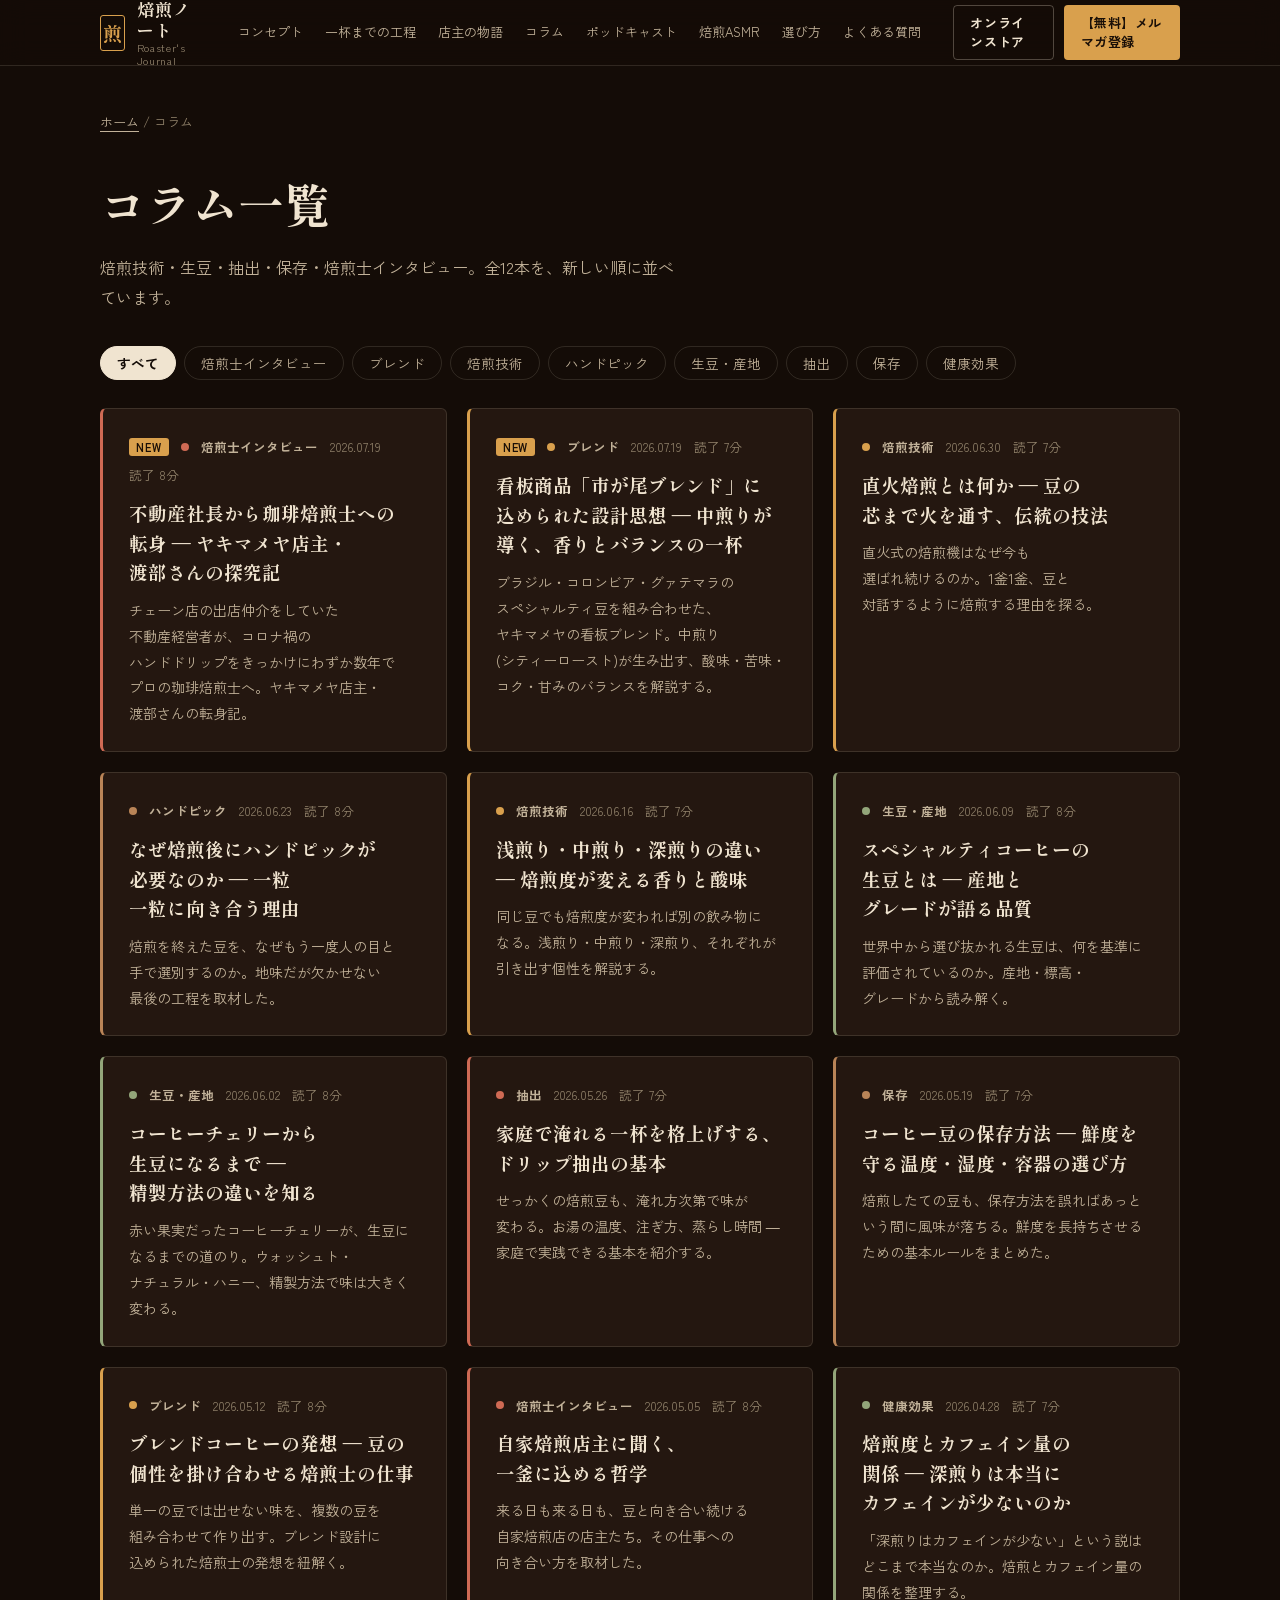
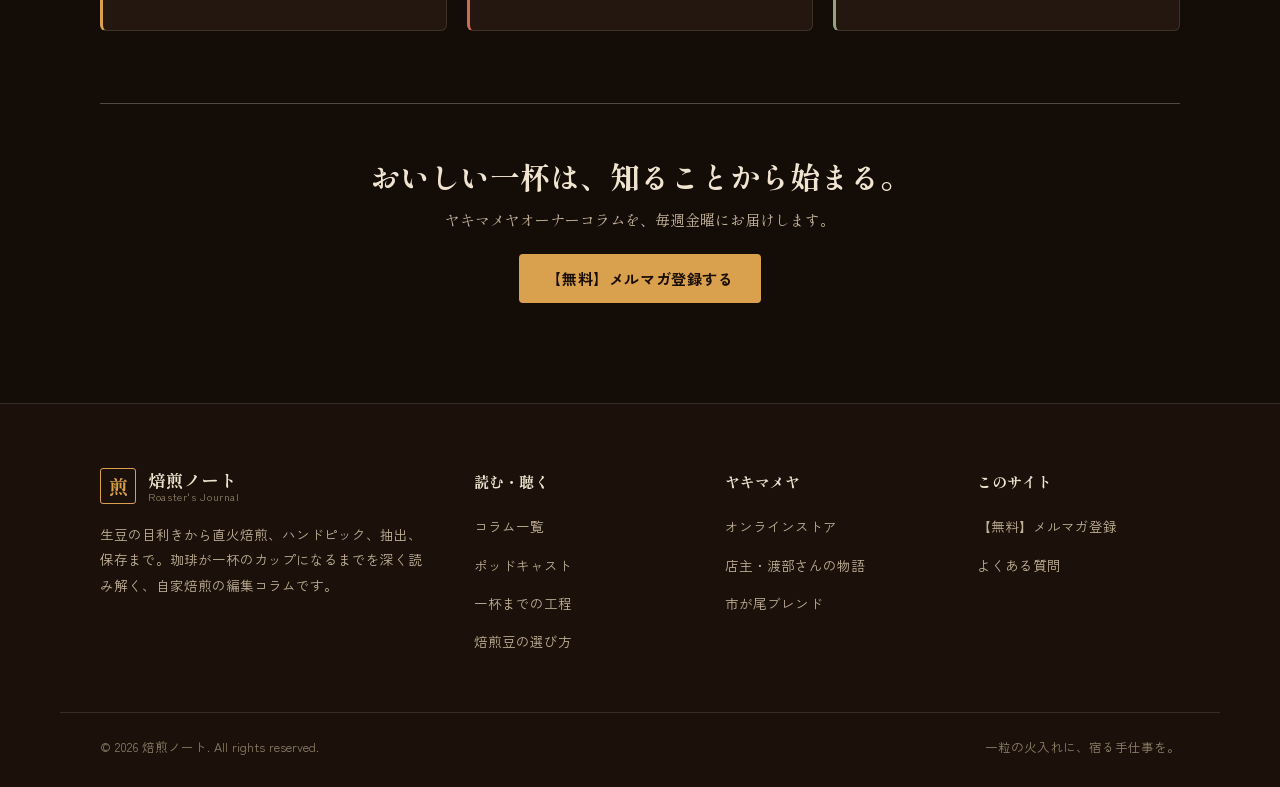
<file: column/index.html>
<!DOCTYPE html>
<html lang="ja">
<head>
<meta charset="UTF-8">
<meta name="viewport" content="width=device-width, initial-scale=1.0">
<title>コラム一覧 | 焙煎ノート</title>
<meta name="description" content="焙煎技術・生豆・抽出・保存・焙煎士インタビュー。焙煎ノートのコラム全12本を一覧で。">
<link rel="canonical" href="https://YOUR-DOMAIN.example/column/">
<meta property="og:type" content="website">
<meta property="og:title" content="コラム一覧 | 焙煎ノート">
<meta property="og:description" content="焙煎技術・生豆・抽出・保存・焙煎士インタビュー。焙煎ノートのコラム全12本を一覧で。">
<meta property="og:url" content="https://YOUR-DOMAIN.example/column/">
<meta property="og:site_name" content="焙煎ノート">
<meta name="twitter:card" content="summary">
<meta name="theme-color" content="#140c07">
<link rel="preconnect" href="https://fonts.googleapis.com"><link rel="preconnect" href="https://fonts.gstatic.com" crossorigin><link href="https://fonts.googleapis.com/css2?family=Shippori+Mincho+B1:wght@500;700&family=Zen+Kaku+Gothic+New:wght@400;500;700&display=swap" rel="stylesheet">
<link rel="stylesheet" href="../assets/base.css">
<link rel="stylesheet" href="../assets/article.css">

</head>
<body>
<header class="hd" id="top">
  <div class="hd__in">
    <a class="logo" href="../index.html" aria-label="焙煎ノート トップへ">
      <span class="logo__mark">煎</span>
      <span class="logo__txt"><b>焙煎ノート</b><small>Roaster's Journal</small></span>
    </a>
    <nav class="hd__nav" id="hdNav" aria-label="メインメニュー"><a href="../index.html#concept">コンセプト</a><a href="../index.html#journey">一杯までの工程</a><a href="../index.html#story">店主の物語</a><a href="../index.html#columns">コラム</a><a href="../index.html#podcast">ポッドキャスト</a><a href="../index.html#asmr">焙煎ASMR</a><a href="../index.html#guide">選び方</a><a href="../index.html#faq">よくある質問</a></nav>
    <div class="hd__cta">
      <a class="btn btn--ghost btn--sm hd__store" href="https://yakimameya.base.shop/" target="_blank" rel="noopener noreferrer">オンラインストア</a>
      <a class="btn btn--gold btn--sm" href="../index.html#cta">【無料】メルマガ登録</a>
      <button class="hd__burger" id="hdBurger" aria-expanded="false" aria-controls="hdNav" aria-label="メニューを開く"><span></span><span></span><span></span></button>
    </div>
  </div>
</header>
<main class="pg lst"><div class="wrap">
  <nav class="crumb" aria-label="パンくず"><a href="../index.html">ホーム</a> / コラム</nav>
  <h1>コラム一覧</h1>
  <p>焙煎技術・生豆・抽出・保存・焙煎士インタビュー。全12本を、新しい順に並べています。</p>
  <div class="filters" id="cfilters" role="group" aria-label="コラムのカテゴリで絞り込む"><button type="button" data-cat="all" aria-pressed="true">すべて</button><button type="button" data-cat="焙煎士インタビュー" aria-pressed="false">焙煎士インタビュー</button><button type="button" data-cat="ブレンド" aria-pressed="false">ブレンド</button><button type="button" data-cat="焙煎技術" aria-pressed="false">焙煎技術</button><button type="button" data-cat="ハンドピック" aria-pressed="false">ハンドピック</button><button type="button" data-cat="生豆・産地" aria-pressed="false">生豆・産地</button><button type="button" data-cat="抽出" aria-pressed="false">抽出</button><button type="button" data-cat="保存" aria-pressed="false">保存</button><button type="button" data-cat="健康効果" aria-pressed="false">健康効果</button></div>
  <div class="cgrid" id="cgrid"><a class="ccard" style="--c:var(--wine)" data-cat="焙煎士インタビュー" href="../column/watanabe-story-blueprints-to-beans/index.html">
  <span class="ccard__body">
    <span class="ccard__meta"><span class="new">NEW</span><span class="catdot"></span><span class="ccard__cat">焙煎士インタビュー</span><span>2026.07.19</span><span>読了 8分</span></span>
    <h3 class="ccard__title">不動産社長から珈琲焙煎士への転身 ― ヤキマメヤ店主・渡部さんの探究記</h3>
    <p class="ccard__ex">チェーン店の出店仲介をしていた不動産経営者が、コロナ禍のハンドドリップをきっかけにわずか数年でプロの珈琲焙煎士へ。ヤキマメヤ店主・渡部さんの転身記。</p>
  </span>
</a><a class="ccard" style="--c:var(--gold)" data-cat="ブレンド" href="../column/ichigao-blend-signature/index.html">
  <span class="ccard__body">
    <span class="ccard__meta"><span class="new">NEW</span><span class="catdot"></span><span class="ccard__cat">ブレンド</span><span>2026.07.19</span><span>読了 7分</span></span>
    <h3 class="ccard__title">看板商品「市が尾ブレンド」に込められた設計思想 ― 中煎りが導く、香りとバランスの一杯</h3>
    <p class="ccard__ex">ブラジル・コロンビア・グァテマラのスペシャルティ豆を組み合わせた、ヤキマメヤの看板ブレンド。中煎り(シティーロースト)が生み出す、酸味・苦味・コク・甘みのバランスを解説する。</p>
  </span>
</a><a class="ccard" style="--c:var(--gold)" data-cat="焙煎技術" href="../column/direct-fire/index.html">
  <span class="ccard__body">
    <span class="ccard__meta"><span class="catdot"></span><span class="ccard__cat">焙煎技術</span><span>2026.06.30</span><span>読了 7分</span></span>
    <h3 class="ccard__title">直火焙煎とは何か ― 豆の芯まで火を通す、伝統の技法</h3>
    <p class="ccard__ex">直火式の焙煎機はなぜ今も選ばれ続けるのか。1釜1釜、豆と対話するように焙煎する理由を探る。</p>
  </span>
</a><a class="ccard" style="--c:var(--bronze)" data-cat="ハンドピック" href="../column/handpick/index.html">
  <span class="ccard__body">
    <span class="ccard__meta"><span class="catdot"></span><span class="ccard__cat">ハンドピック</span><span>2026.06.23</span><span>読了 8分</span></span>
    <h3 class="ccard__title">なぜ焙煎後にハンドピックが必要なのか ― 一粒一粒に向き合う理由</h3>
    <p class="ccard__ex">焙煎を終えた豆を、なぜもう一度人の目と手で選別するのか。地味だが欠かせない最後の工程を取材した。</p>
  </span>
</a><a class="ccard" style="--c:var(--gold)" data-cat="焙煎技術" href="../column/roast-level/index.html">
  <span class="ccard__body">
    <span class="ccard__meta"><span class="catdot"></span><span class="ccard__cat">焙煎技術</span><span>2026.06.16</span><span>読了 7分</span></span>
    <h3 class="ccard__title">浅煎り・中煎り・深煎りの違い ― 焙煎度が変える香りと酸味</h3>
    <p class="ccard__ex">同じ豆でも焙煎度が変われば別の飲み物になる。浅煎り・中煎り・深煎り、それぞれが引き出す個性を解説する。</p>
  </span>
</a><a class="ccard" style="--c:var(--sage)" data-cat="生豆・産地" href="../column/specialty-beans/index.html">
  <span class="ccard__body">
    <span class="ccard__meta"><span class="catdot"></span><span class="ccard__cat">生豆・産地</span><span>2026.06.09</span><span>読了 8分</span></span>
    <h3 class="ccard__title">スペシャルティコーヒーの生豆とは ― 産地とグレードが語る品質</h3>
    <p class="ccard__ex">世界中から選び抜かれる生豆は、何を基準に評価されているのか。産地・標高・グレードから読み解く。</p>
  </span>
</a><a class="ccard" style="--c:var(--sage)" data-cat="生豆・産地" href="../column/cherry-to-bean/index.html">
  <span class="ccard__body">
    <span class="ccard__meta"><span class="catdot"></span><span class="ccard__cat">生豆・産地</span><span>2026.06.02</span><span>読了 8分</span></span>
    <h3 class="ccard__title">コーヒーチェリーから生豆になるまで ― 精製方法の違いを知る</h3>
    <p class="ccard__ex">赤い果実だったコーヒーチェリーが、生豆になるまでの道のり。ウォッシュト・ナチュラル・ハニー、精製方法で味は大きく変わる。</p>
  </span>
</a><a class="ccard" style="--c:var(--wine)" data-cat="抽出" href="../column/drip-basics/index.html">
  <span class="ccard__body">
    <span class="ccard__meta"><span class="catdot"></span><span class="ccard__cat">抽出</span><span>2026.05.26</span><span>読了 7分</span></span>
    <h3 class="ccard__title">家庭で淹れる一杯を格上げする、ドリップ抽出の基本</h3>
    <p class="ccard__ex">せっかくの焙煎豆も、淹れ方次第で味が変わる。お湯の温度、注ぎ方、蒸らし時間 ― 家庭で実践できる基本を紹介する。</p>
  </span>
</a><a class="ccard" style="--c:var(--bronze)" data-cat="保存" href="../column/bean-storage/index.html">
  <span class="ccard__body">
    <span class="ccard__meta"><span class="catdot"></span><span class="ccard__cat">保存</span><span>2026.05.19</span><span>読了 7分</span></span>
    <h3 class="ccard__title">コーヒー豆の保存方法 ― 鮮度を守る温度・湿度・容器の選び方</h3>
    <p class="ccard__ex">焙煎したての豆も、保存方法を誤ればあっという間に風味が落ちる。鮮度を長持ちさせるための基本ルールをまとめた。</p>
  </span>
</a><a class="ccard" style="--c:var(--gold)" data-cat="ブレンド" href="../column/blend-making/index.html">
  <span class="ccard__body">
    <span class="ccard__meta"><span class="catdot"></span><span class="ccard__cat">ブレンド</span><span>2026.05.12</span><span>読了 8分</span></span>
    <h3 class="ccard__title">ブレンドコーヒーの発想 ― 豆の個性を掛け合わせる焙煎士の仕事</h3>
    <p class="ccard__ex">単一の豆では出せない味を、複数の豆を組み合わせて作り出す。ブレンド設計に込められた焙煎士の発想を紐解く。</p>
  </span>
</a><a class="ccard" style="--c:var(--wine)" data-cat="焙煎士インタビュー" href="../column/roaster-interview/index.html">
  <span class="ccard__body">
    <span class="ccard__meta"><span class="catdot"></span><span class="ccard__cat">焙煎士インタビュー</span><span>2026.05.05</span><span>読了 8分</span></span>
    <h3 class="ccard__title">自家焙煎店主に聞く、一釜に込める哲学</h3>
    <p class="ccard__ex">来る日も来る日も、豆と向き合い続ける自家焙煎店の店主たち。その仕事への向き合い方を取材した。</p>
  </span>
</a><a class="ccard" style="--c:var(--sage)" data-cat="健康効果" href="../column/caffeine-roast/index.html">
  <span class="ccard__body">
    <span class="ccard__meta"><span class="catdot"></span><span class="ccard__cat">健康効果</span><span>2026.04.28</span><span>読了 7分</span></span>
    <h3 class="ccard__title">焙煎度とカフェイン量の関係 ― 深煎りは本当にカフェインが少ないのか</h3>
    <p class="ccard__ex">「深煎りはカフェインが少ない」という説はどこまで本当なのか。焙煎とカフェイン量の関係を整理する。</p>
  </span>
</a></div>
  <div class="cta-band"><h2>おいしい一杯は、知ることから始まる。<br><small style="display:block;margin-top:8px;font-size:15px;font-weight:400;color:var(--ink2)">ヤキマメヤオーナーコラムを、毎週金曜にお届けします。</small></h2><a class="btn btn--gold" href="../index.html#cta">【無料】メルマガ登録する</a></div>
</div></main>
<footer class="ft">
  <div class="wrap ft__grid">
    <div>
      <a class="logo" href="../index.html#top"><span class="logo__mark">煎</span><span class="logo__txt"><b>焙煎ノート</b><small>Roaster's Journal</small></span></a>
      <p class="ft__desc">生豆の目利きから直火焙煎、ハンドピック、抽出、保存まで。珈琲が一杯のカップになるまでを深く読み解く、自家焙煎の編集コラムです。</p>
    </div>
    <div>
      <h4>読む・聴く</h4>
      <ul>
        <li><a href="../column/index.html">コラム一覧</a></li>
        <li><a href="../index.html#podcast">ポッドキャスト</a></li>
        <li><a href="../index.html#journey">一杯までの工程</a></li>
        <li><a href="../index.html#guide">焙煎豆の選び方</a></li>
      </ul>
    </div>
    <div>
      <h4>ヤキマメヤ</h4>
      <ul>
        <li><a href="https://yakimameya.base.shop/" target="_blank" rel="noopener noreferrer">オンラインストア</a></li>
        <li><a href="../index.html#story">店主・渡部さんの物語</a></li>
        <li><a href="../index.html#shop">市が尾ブレンド</a></li>
      </ul>
    </div>
    <div>
      <h4>このサイト</h4>
      <ul>
        <li><a href="../index.html#cta">【無料】メルマガ登録</a></li>
        <li><a href="../index.html#faq">よくある質問</a></li>
      </ul>
    </div>
  </div>
  <div class="wrap ft__bottom"><span>© 2026 焙煎ノート. All rights reserved.</span><span>一粒の火入れに、宿る手仕事を。</span></div>
</footer>
<script>(function(){var b=document.getElementById('hdBurger'),n=document.getElementById('hdNav');if(!b||!n)return;
function set(o){n.classList.toggle('open',o);b.setAttribute('aria-expanded',o);b.setAttribute('aria-label',o?'メニューを閉じる':'メニューを開く')}
b.addEventListener('click',function(){set(!n.classList.contains('open'))});
n.addEventListener('click',function(ev){if(ev.target.tagName==='A')set(false)});
document.addEventListener('keydown',function(ev){if(ev.key==='Escape')set(false)})})();</script>
<script>(function(){var g=document.getElementById('cgrid'),cs=[].slice.call(g.querySelectorAll('.ccard')),bs=[].slice.call(document.querySelectorAll('#cfilters button'));
bs.forEach(function(b){b.addEventListener('click',function(){var c=b.getAttribute('data-cat');bs.forEach(function(x){x.setAttribute('aria-pressed',x===b)});cs.forEach(function(k){k.hidden=!(c==='all'||k.getAttribute('data-cat')===c)})})})})();</script>
</body>
</html>
</file>
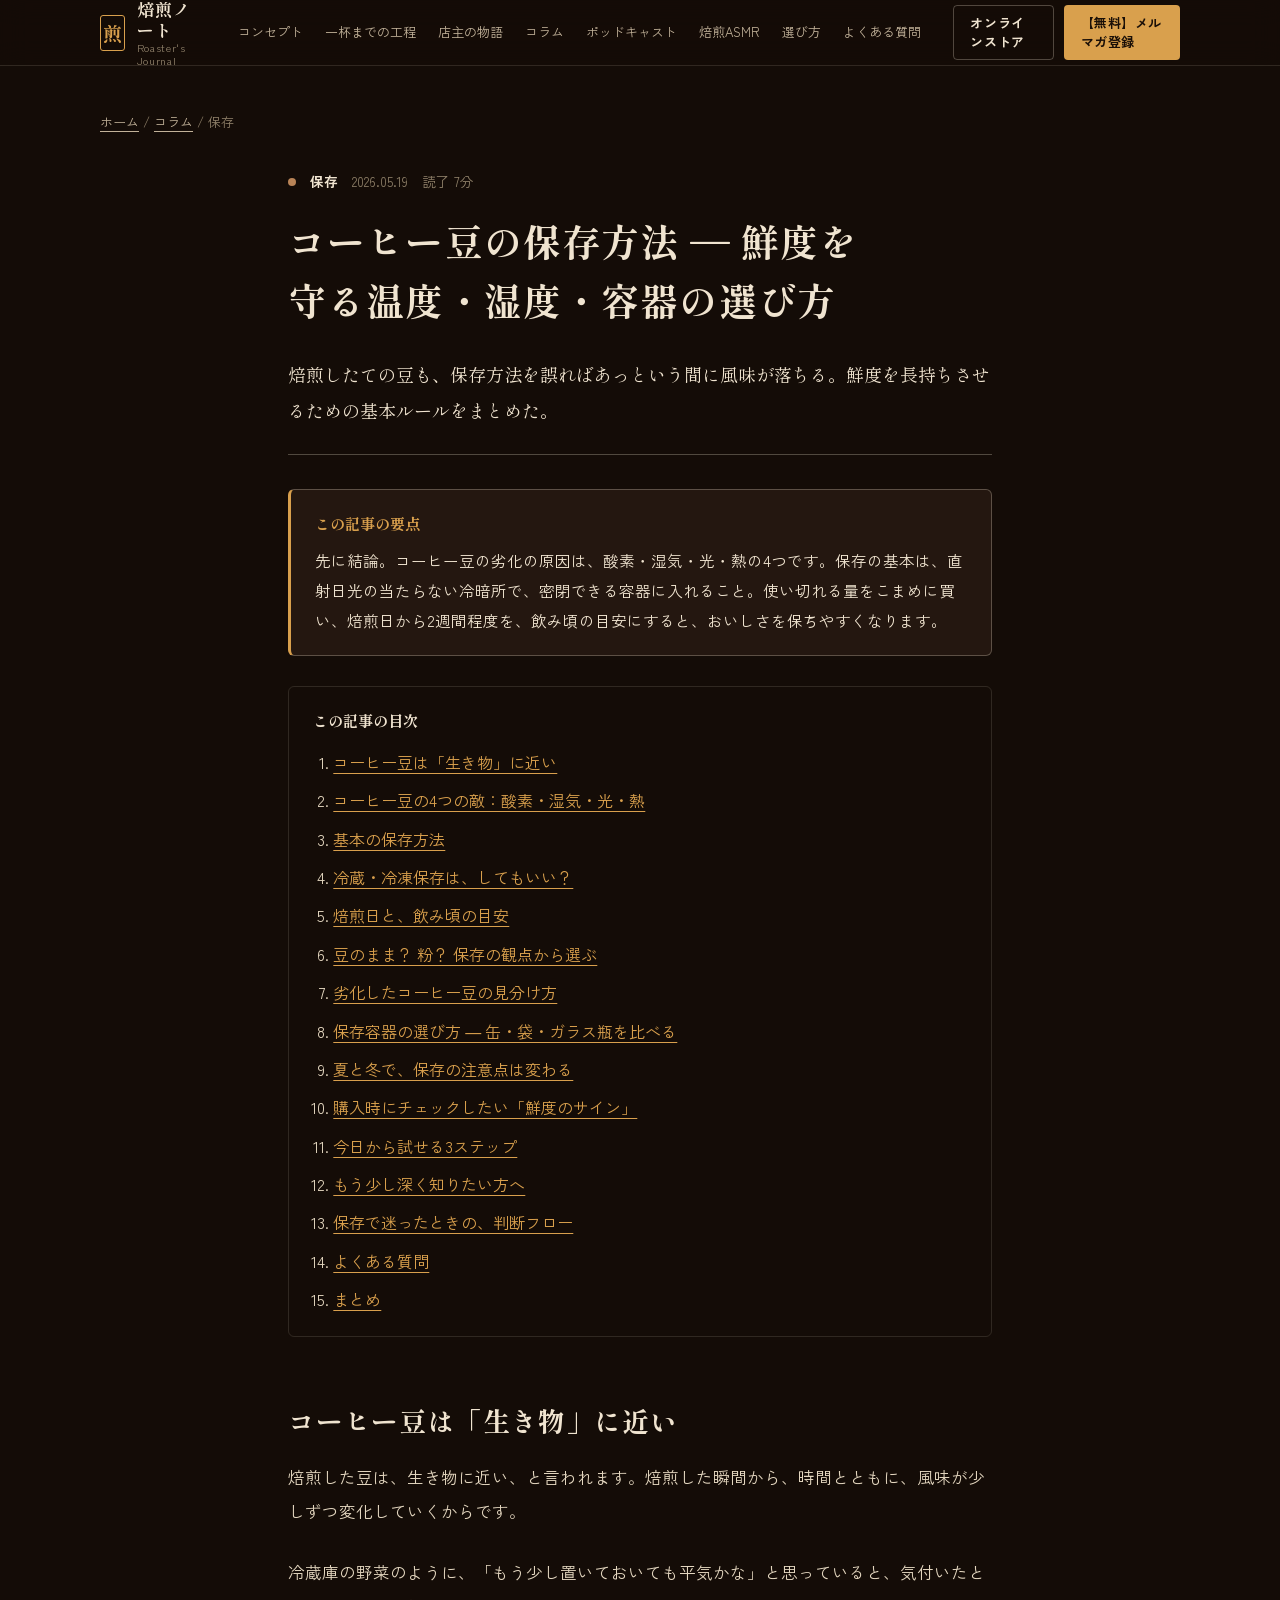
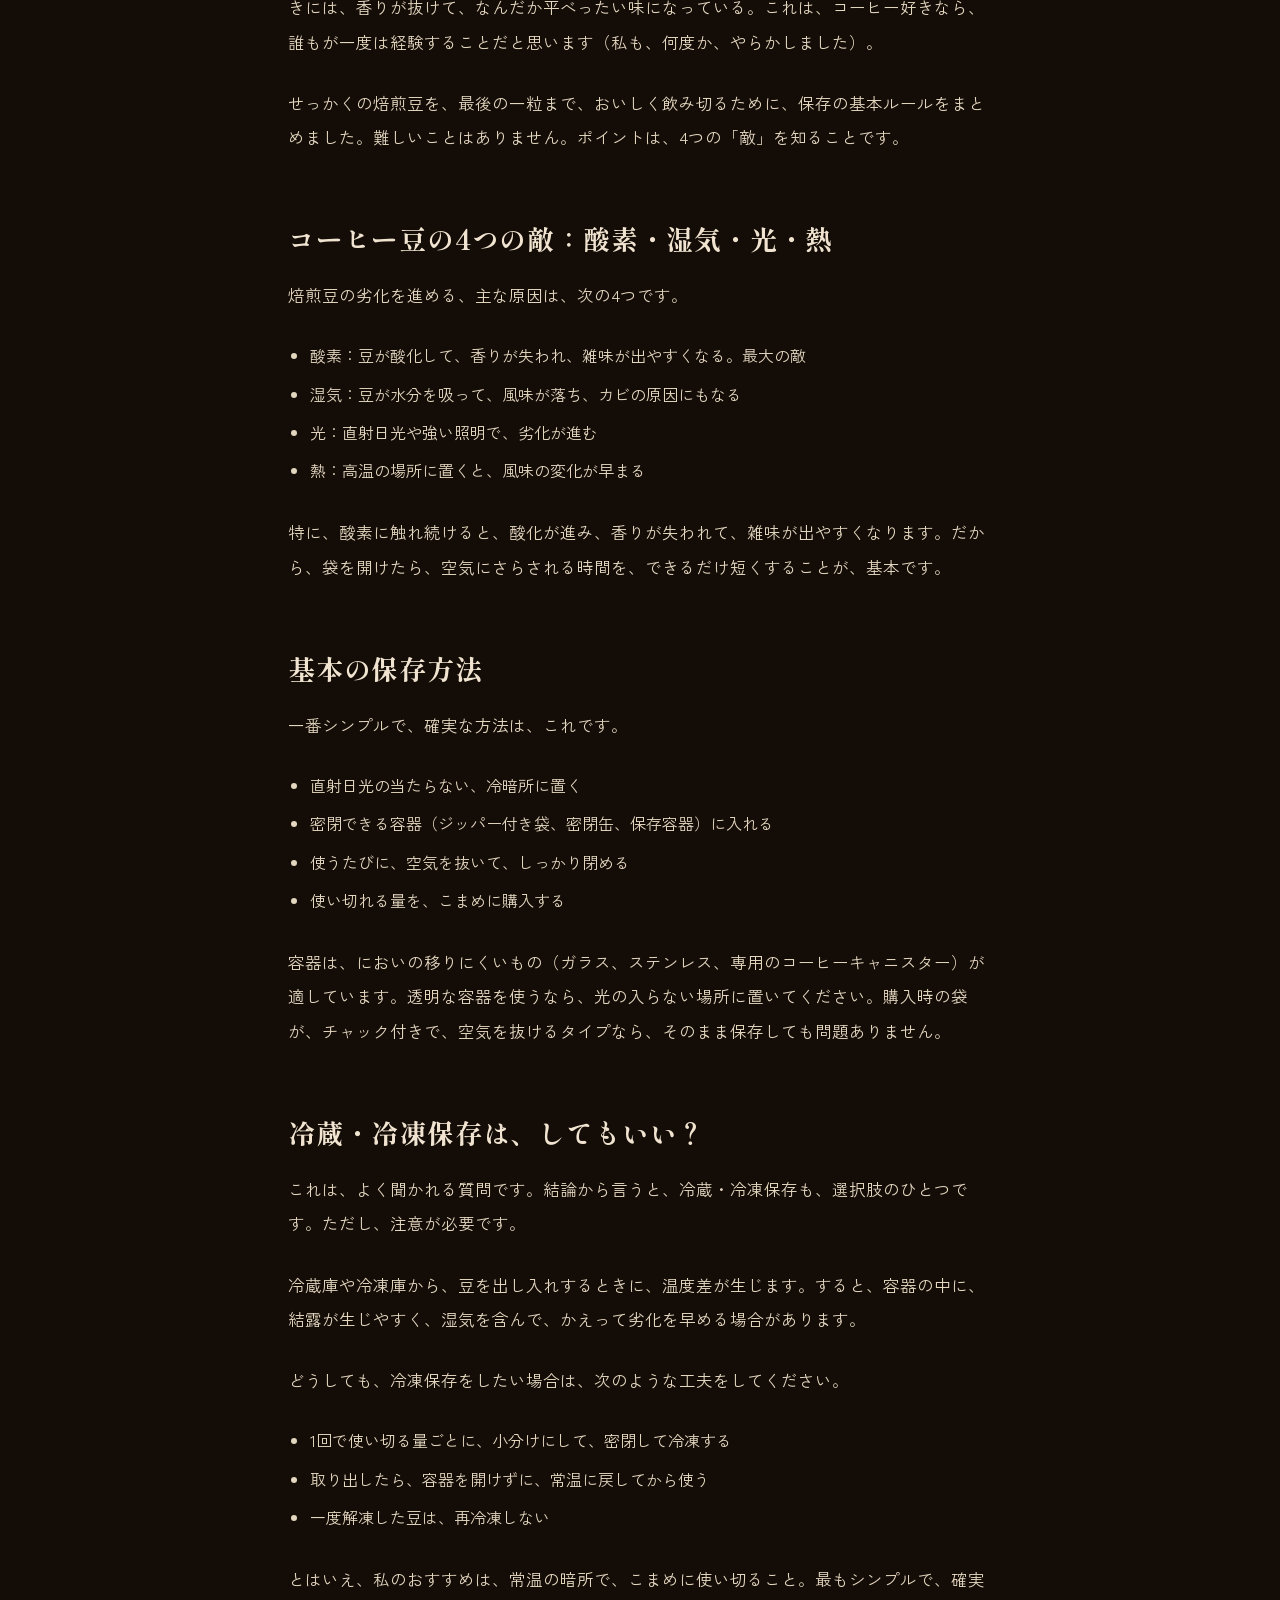
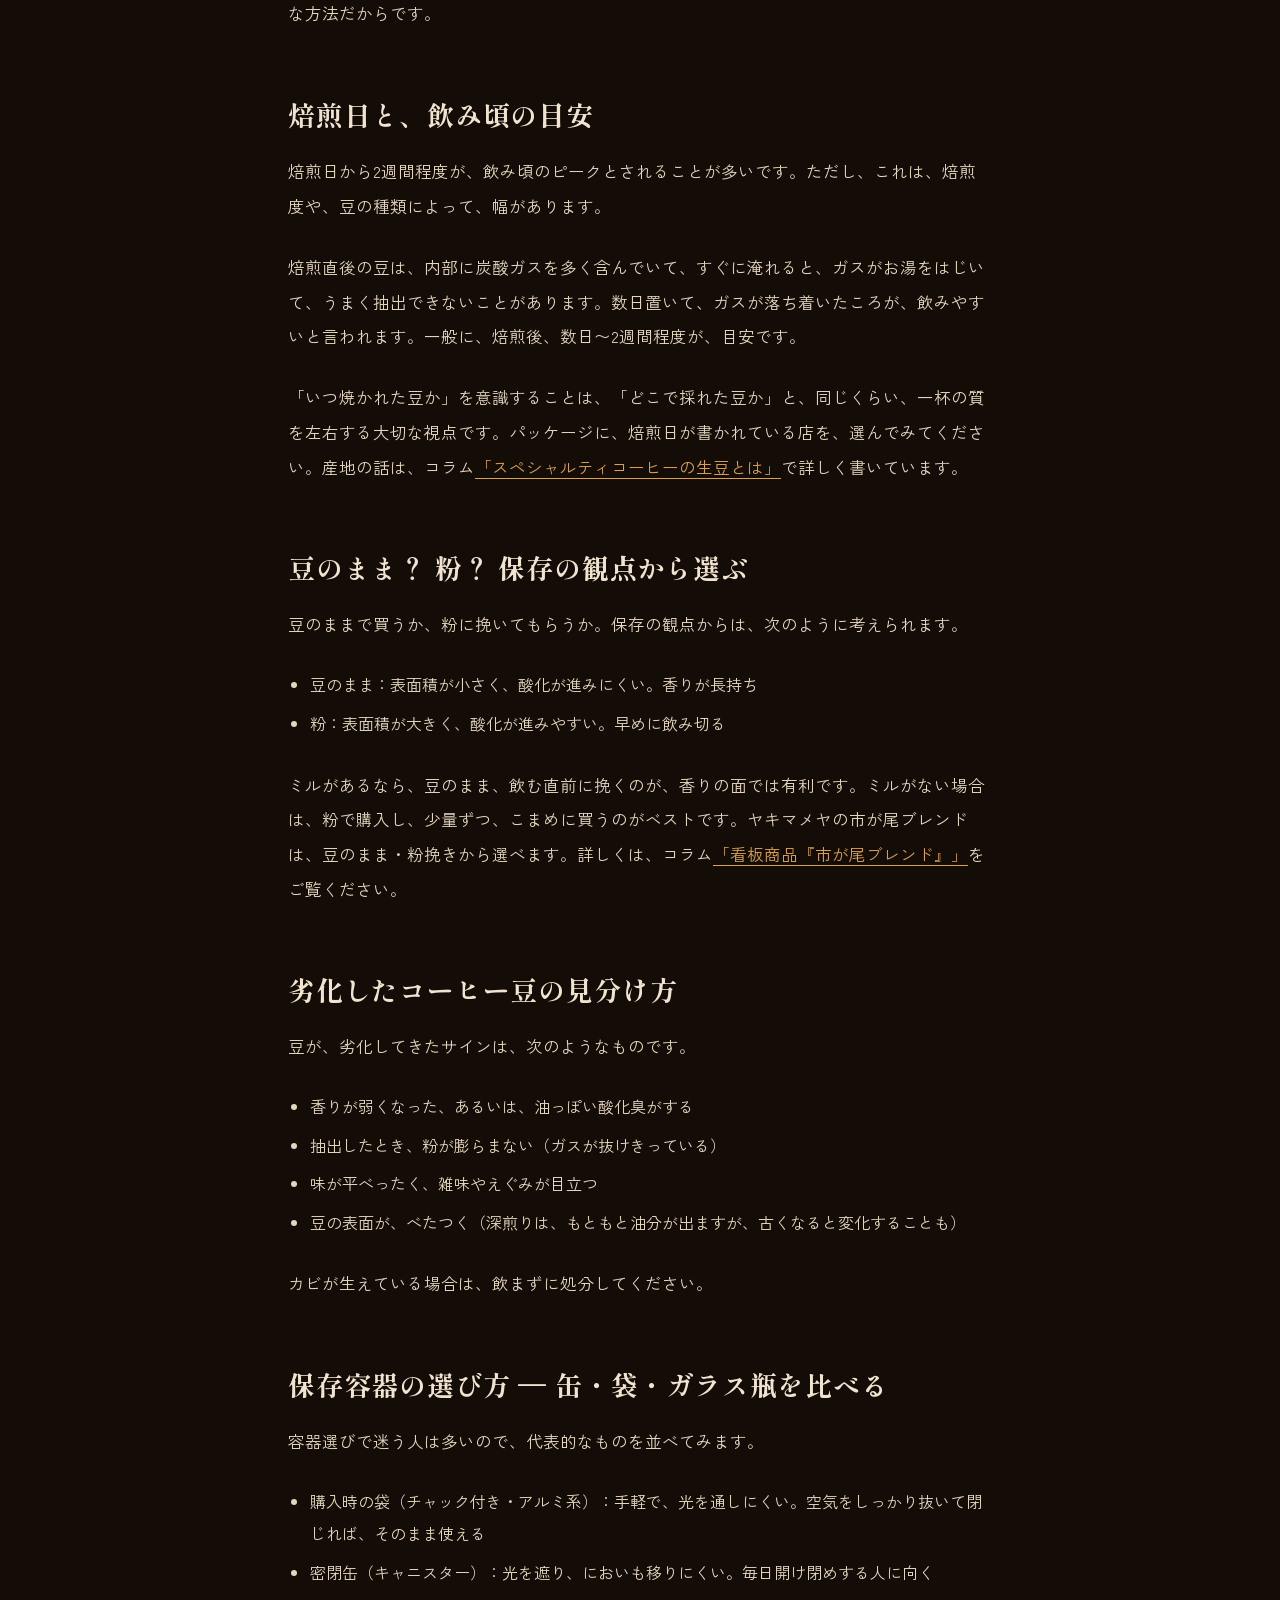
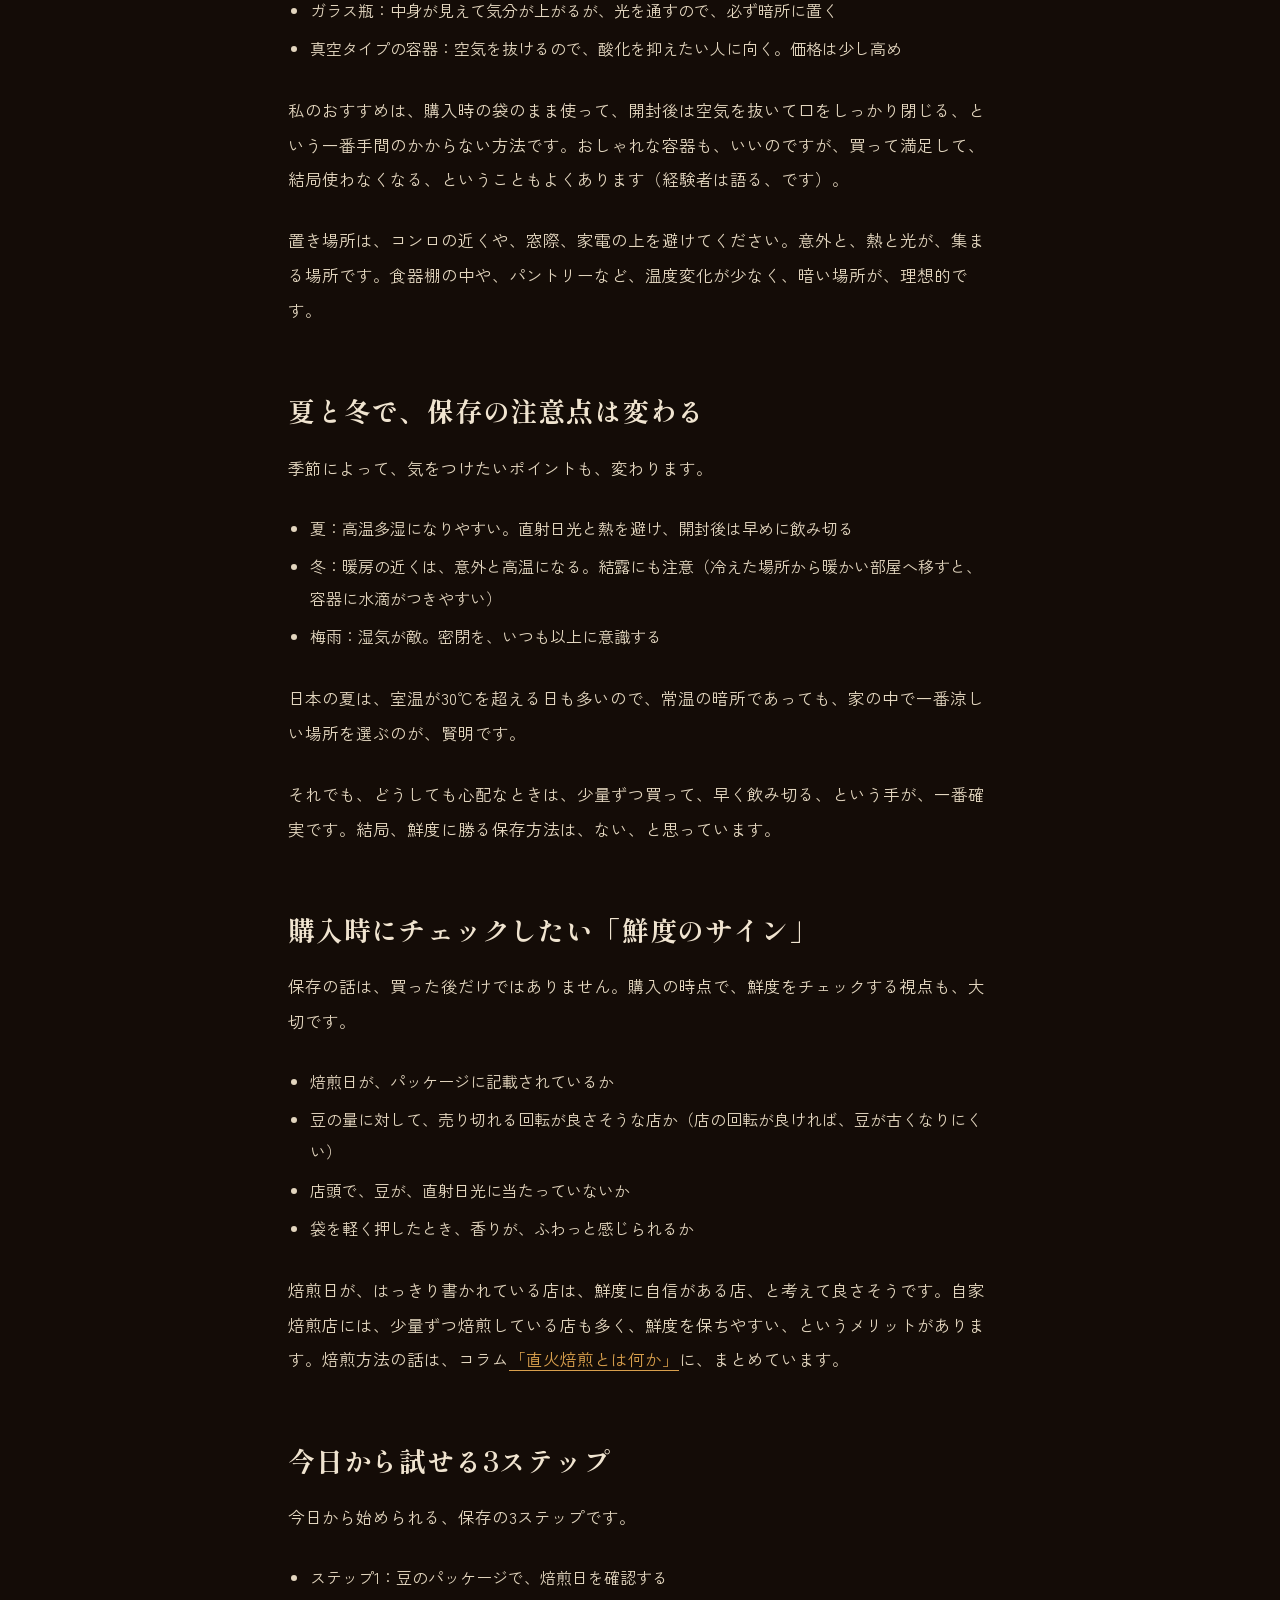
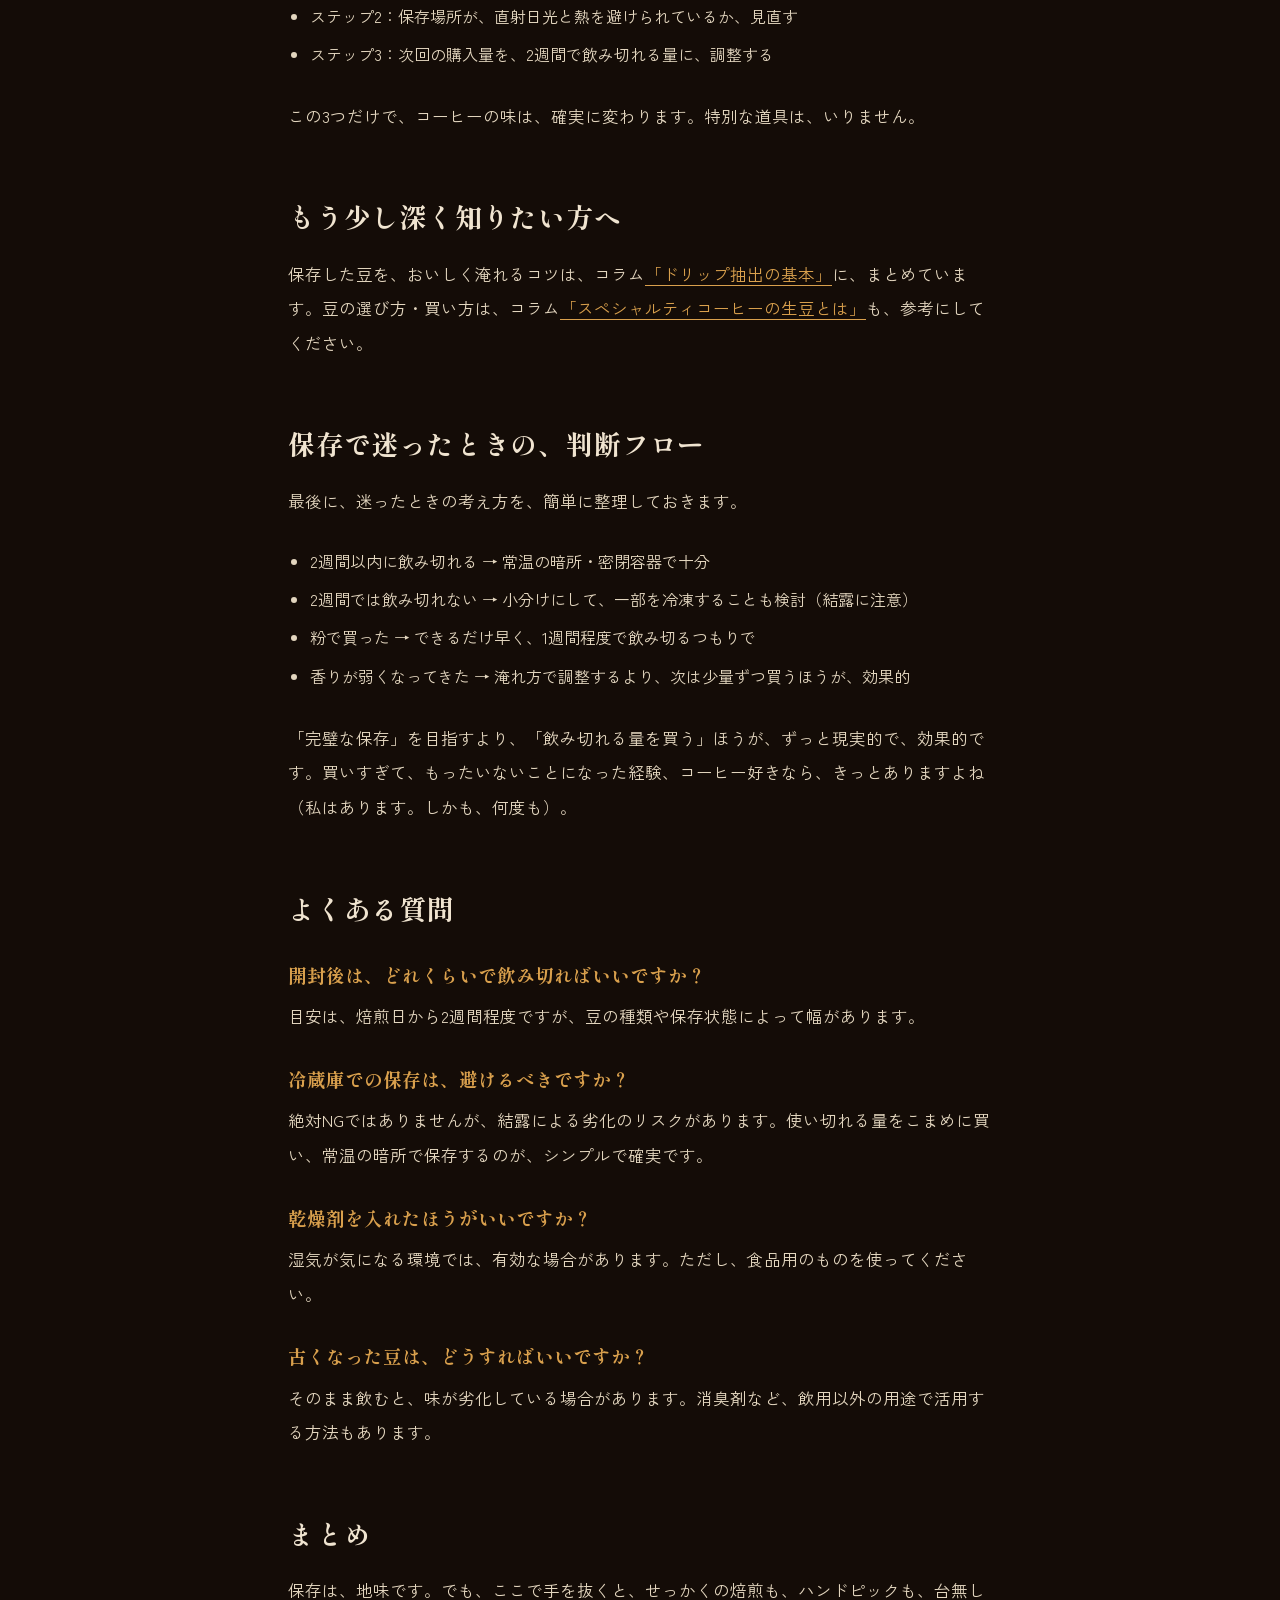
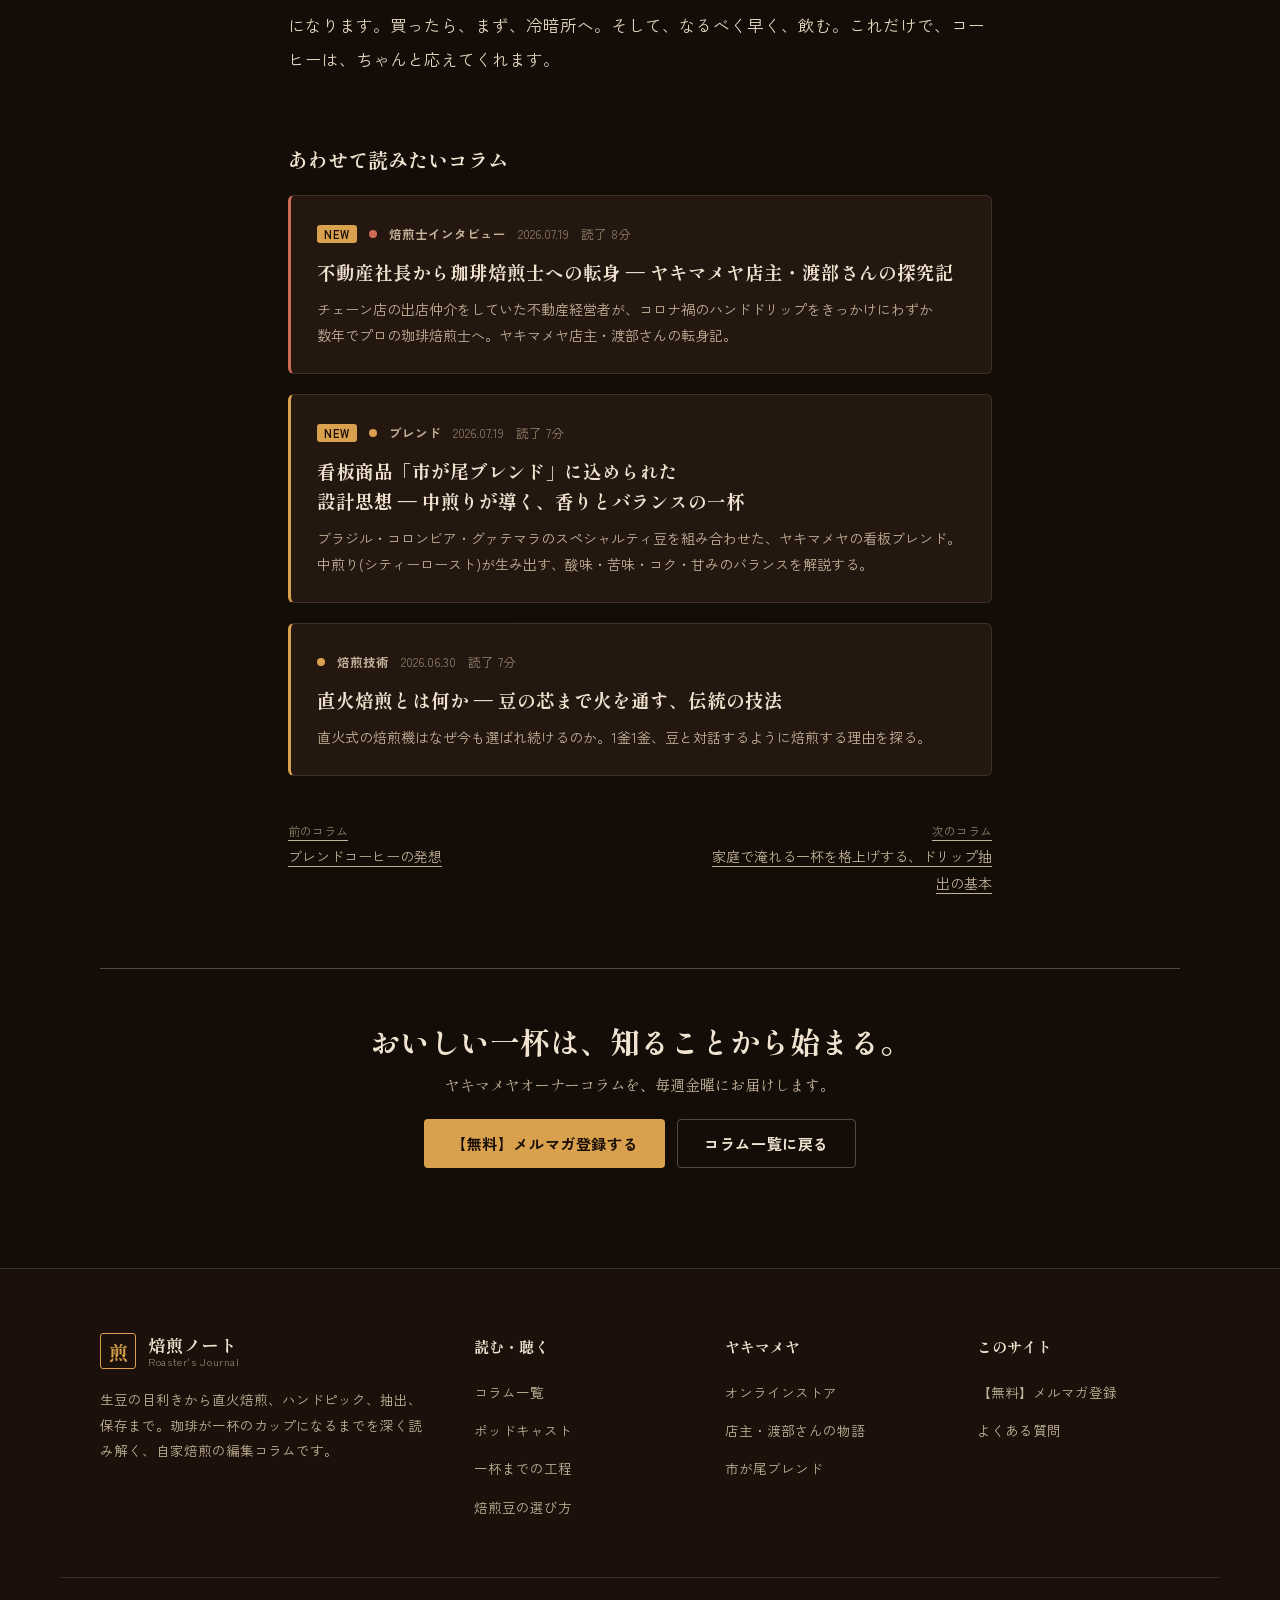
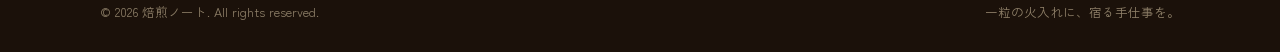
<file: column/bean-storage/index.html>
<!DOCTYPE html>
<html lang="ja">
<head>
<meta charset="UTF-8">
<meta name="viewport" content="width=device-width, initial-scale=1.0">
<title>コーヒー豆の保存方法 ― 鮮度を守る温度・湿度・容器の選び方 | 焙煎ノート</title>
<meta name="description" content="焙煎豆の鮮度を保つための保存温度・容器選び・開封後の扱い方について、家庭で実践できるポイントを解説する。">
<link rel="canonical" href="https://YOUR-DOMAIN.example/column/bean-storage/">
<meta property="og:type" content="article">
<meta property="og:title" content="コーヒー豆の保存方法 ― 鮮度を守る温度・湿度・容器の選び方 | 焙煎ノート">
<meta property="og:description" content="焙煎豆の鮮度を保つための保存温度・容器選び・開封後の扱い方について、家庭で実践できるポイントを解説する。">
<meta property="og:url" content="https://YOUR-DOMAIN.example/column/bean-storage/">
<meta property="og:site_name" content="焙煎ノート">
<meta name="twitter:card" content="summary">
<meta name="theme-color" content="#140c07">
<link rel="preconnect" href="https://fonts.googleapis.com"><link rel="preconnect" href="https://fonts.gstatic.com" crossorigin><link href="https://fonts.googleapis.com/css2?family=Shippori+Mincho+B1:wght@500;700&family=Zen+Kaku+Gothic+New:wght@400;500;700&display=swap" rel="stylesheet">
<link rel="stylesheet" href="../../assets/base.css">
<link rel="stylesheet" href="../../assets/article.css">
<meta name="keywords" content="コーヒー豆 保存方法, コーヒー 鮮度, コーヒー豆 冷凍, コーヒー 賞味期限, 焙煎日, コーヒー 酸化"><script type="application/ld+json">{"@context": "https://schema.org", "@type": "Article", "headline": "コーヒー豆の保存方法 ― 鮮度を守る温度・湿度・容器の選び方", "description": "焙煎豆の鮮度を保つための保存温度・容器選び・開封後の扱い方について、家庭で実践できるポイントを解説する。", "datePublished": "2026-05-19", "dateModified": "2026-05-19", "inLanguage": "ja", "articleSection": "保存", "mainEntityOfPage": "https://YOUR-DOMAIN.example/column/bean-storage/", "publisher": {"@type": "Organization", "name": "焙煎ノート", "logo": {"@type": "ImageObject", "url": "https://YOUR-DOMAIN.example/images/yakimameya-logo.png"}}, "wordCount": 3730, "keywords": "コーヒー豆 保存方法, コーヒー 鮮度, コーヒー豆 冷凍, コーヒー 賞味期限, 焙煎日, コーヒー 酸化"}</script><script type="application/ld+json">{"@context": "https://schema.org", "@type": "FAQPage", "mainEntity": [{"@type": "Question", "name": "開封後は、どれくらいで飲み切ればいいですか？", "acceptedAnswer": {"@type": "Answer", "text": "目安は、焙煎日から2週間程度ですが、豆の種類や保存状態によって幅があります。"}}, {"@type": "Question", "name": "冷蔵庫での保存は、避けるべきですか？", "acceptedAnswer": {"@type": "Answer", "text": "絶対NGではありませんが、結露による劣化のリスクがあります。使い切れる量をこまめに買い、常温の暗所で保存するのが、シンプルで確実です。"}}, {"@type": "Question", "name": "乾燥剤を入れたほうがいいですか？", "acceptedAnswer": {"@type": "Answer", "text": "湿気が気になる環境では、有効な場合があります。ただし、食品用のものを使ってください。"}}, {"@type": "Question", "name": "古くなった豆は、どうすればいいですか？", "acceptedAnswer": {"@type": "Answer", "text": "そのまま飲むと、味が劣化している場合があります。消臭剤など、飲用以外の用途で活用する方法もあります。"}}]}</script>
</head>
<body>
<header class="hd" id="top">
  <div class="hd__in">
    <a class="logo" href="../../index.html" aria-label="焙煎ノート トップへ">
      <span class="logo__mark">煎</span>
      <span class="logo__txt"><b>焙煎ノート</b><small>Roaster's Journal</small></span>
    </a>
    <nav class="hd__nav" id="hdNav" aria-label="メインメニュー"><a href="../../index.html#concept">コンセプト</a><a href="../../index.html#journey">一杯までの工程</a><a href="../../index.html#story">店主の物語</a><a href="../../index.html#columns">コラム</a><a href="../../index.html#podcast">ポッドキャスト</a><a href="../../index.html#asmr">焙煎ASMR</a><a href="../../index.html#guide">選び方</a><a href="../../index.html#faq">よくある質問</a></nav>
    <div class="hd__cta">
      <a class="btn btn--ghost btn--sm hd__store" href="https://yakimameya.base.shop/" target="_blank" rel="noopener noreferrer">オンラインストア</a>
      <a class="btn btn--gold btn--sm" href="../../index.html#cta">【無料】メルマガ登録</a>
      <button class="hd__burger" id="hdBurger" aria-expanded="false" aria-controls="hdNav" aria-label="メニューを開く"><span></span><span></span><span></span></button>
    </div>
  </div>
</header>
<main class="pg"><div class="wrap">
  <nav class="crumb" aria-label="パンくず"><a href="../../index.html">ホーム</a> / <a href="../index.html">コラム</a> / 保存</nav>
  <article class="art" style="--c:var(--bronze)">
    <div class="art__meta"><span class="catdot"></span><span class="cat">保存</span><span>2026.05.19</span><span>読了 7分</span></div>
    <h1>コーヒー豆の保存方法 ― 鮮度を守る温度・湿度・容器の選び方</h1>
    <p class="lead">焙煎したての豆も、保存方法を誤ればあっという間に風味が落ちる。鮮度を長持ちさせるための基本ルールをまとめた。</p>
    
    <div class="art__body"><aside class="callout"><b>この記事の要点</b><p>先に結論。コーヒー豆の劣化の原因は、酸素・湿気・光・熱の4つです。保存の基本は、直射日光の当たらない冷暗所で、密閉できる容器に入れること。使い切れる量をこまめに買い、焙煎日から2週間程度を、飲み頃の目安にすると、おいしさを保ちやすくなります。</p></aside>
<nav class="toc" aria-label="この記事の目次"><b>この記事の目次</b><ol><li><a href="#s1">コーヒー豆は「生き物」に近い</a></li><li><a href="#s2">コーヒー豆の4つの敵：酸素・湿気・光・熱</a></li><li><a href="#s3">基本の保存方法</a></li><li><a href="#s4">冷蔵・冷凍保存は、してもいい？</a></li><li><a href="#s5">焙煎日と、飲み頃の目安</a></li><li><a href="#s6">豆のまま？ 粉？ 保存の観点から選ぶ</a></li><li><a href="#s7">劣化したコーヒー豆の見分け方</a></li><li><a href="#s8">保存容器の選び方 ― 缶・袋・ガラス瓶を比べる</a></li><li><a href="#s9">夏と冬で、保存の注意点は変わる</a></li><li><a href="#s10">購入時にチェックしたい「鮮度のサイン」</a></li><li><a href="#s11">今日から試せる3ステップ</a></li><li><a href="#s12">もう少し深く知りたい方へ</a></li><li><a href="#s13">保存で迷ったときの、判断フロー</a></li><li><a href="#s14">よくある質問</a></li><li><a href="#s15">まとめ</a></li></ol></nav>
<h2 id="s1">コーヒー豆は「生き物」に近い</h2>
<p>焙煎した豆は、生き物に近い、と言われます。焙煎した瞬間から、時間とともに、風味が少しずつ変化していくからです。</p>
<p>冷蔵庫の野菜のように、「もう少し置いておいても平気かな」と思っていると、気付いたときには、香りが抜けて、なんだか平べったい味になっている。これは、コーヒー好きなら、誰もが一度は経験することだと思います（私も、何度か、やらかしました）。</p>
<p>せっかくの焙煎豆を、最後の一粒まで、おいしく飲み切るために、保存の基本ルールをまとめました。難しいことはありません。ポイントは、4つの「敵」を知ることです。</p>
<h2 id="s2">コーヒー豆の4つの敵：酸素・湿気・光・熱</h2>
<p>焙煎豆の劣化を進める、主な原因は、次の4つです。</p>
<ul><li>酸素：豆が酸化して、香りが失われ、雑味が出やすくなる。最大の敵</li><li>湿気：豆が水分を吸って、風味が落ち、カビの原因にもなる</li><li>光：直射日光や強い照明で、劣化が進む</li><li>熱：高温の場所に置くと、風味の変化が早まる</li></ul>
<p>特に、酸素に触れ続けると、酸化が進み、香りが失われて、雑味が出やすくなります。だから、袋を開けたら、空気にさらされる時間を、できるだけ短くすることが、基本です。</p>
<h2 id="s3">基本の保存方法</h2>
<p>一番シンプルで、確実な方法は、これです。</p>
<ul><li>直射日光の当たらない、冷暗所に置く</li><li>密閉できる容器（ジッパー付き袋、密閉缶、保存容器）に入れる</li><li>使うたびに、空気を抜いて、しっかり閉める</li><li>使い切れる量を、こまめに購入する</li></ul>
<p>容器は、においの移りにくいもの（ガラス、ステンレス、専用のコーヒーキャニスター）が適しています。透明な容器を使うなら、光の入らない場所に置いてください。購入時の袋が、チャック付きで、空気を抜けるタイプなら、そのまま保存しても問題ありません。</p>
<h2 id="s4">冷蔵・冷凍保存は、してもいい？</h2>
<p>これは、よく聞かれる質問です。結論から言うと、冷蔵・冷凍保存も、選択肢のひとつです。ただし、注意が必要です。</p>
<p>冷蔵庫や冷凍庫から、豆を出し入れするときに、温度差が生じます。すると、容器の中に、結露が生じやすく、湿気を含んで、かえって劣化を早める場合があります。</p>
<p>どうしても、冷凍保存をしたい場合は、次のような工夫をしてください。</p>
<ul><li>1回で使い切る量ごとに、小分けにして、密閉して冷凍する</li><li>取り出したら、容器を開けずに、常温に戻してから使う</li><li>一度解凍した豆は、再冷凍しない</li></ul>
<p>とはいえ、私のおすすめは、常温の暗所で、こまめに使い切ること。最もシンプルで、確実な方法だからです。</p>
<h2 id="s5">焙煎日と、飲み頃の目安</h2>
<p>焙煎日から2週間程度が、飲み頃のピークとされることが多いです。ただし、これは、焙煎度や、豆の種類によって、幅があります。</p>
<p>焙煎直後の豆は、内部に炭酸ガスを多く含んでいて、すぐに淹れると、ガスがお湯をはじいて、うまく抽出できないことがあります。数日置いて、ガスが落ち着いたころが、飲みやすいと言われます。一般に、焙煎後、数日〜2週間程度が、目安です。</p>
<p>「いつ焼かれた豆か」を意識することは、「どこで採れた豆か」と、同じくらい、一杯の質を左右する大切な視点です。パッケージに、焙煎日が書かれている店を、選んでみてください。産地の話は、コラム<a href="../../column/specialty-beans/index.html">「スペシャルティコーヒーの生豆とは」</a>で詳しく書いています。</p>
<h2 id="s6">豆のまま？ 粉？ 保存の観点から選ぶ</h2>
<p>豆のままで買うか、粉に挽いてもらうか。保存の観点からは、次のように考えられます。</p>
<ul><li>豆のまま：表面積が小さく、酸化が進みにくい。香りが長持ち</li><li>粉：表面積が大きく、酸化が進みやすい。早めに飲み切る</li></ul>
<p>ミルがあるなら、豆のまま、飲む直前に挽くのが、香りの面では有利です。ミルがない場合は、粉で購入し、少量ずつ、こまめに買うのがベストです。ヤキマメヤの市が尾ブレンドは、豆のまま・粉挽きから選べます。詳しくは、コラム<a href="../../column/ichigao-blend-signature/index.html">「看板商品『市が尾ブレンド』」</a>をご覧ください。</p>
<h2 id="s7">劣化したコーヒー豆の見分け方</h2>
<p>豆が、劣化してきたサインは、次のようなものです。</p>
<ul><li>香りが弱くなった、あるいは、油っぽい酸化臭がする</li><li>抽出したとき、粉が膨らまない（ガスが抜けきっている）</li><li>味が平べったく、雑味やえぐみが目立つ</li><li>豆の表面が、べたつく（深煎りは、もともと油分が出ますが、古くなると変化することも）</li></ul>
<p>カビが生えている場合は、飲まずに処分してください。</p>
<h2 id="s8">保存容器の選び方 ― 缶・袋・ガラス瓶を比べる</h2>
<p>容器選びで迷う人は多いので、代表的なものを並べてみます。</p>
<ul><li>購入時の袋（チャック付き・アルミ系）：手軽で、光を通しにくい。空気をしっかり抜いて閉じれば、そのまま使える</li><li>密閉缶（キャニスター）：光を遮り、においも移りにくい。毎日開け閉めする人に向く</li><li>ガラス瓶：中身が見えて気分が上がるが、光を通すので、必ず暗所に置く</li><li>真空タイプの容器：空気を抜けるので、酸化を抑えたい人に向く。価格は少し高め</li></ul>
<p>私のおすすめは、購入時の袋のまま使って、開封後は空気を抜いて口をしっかり閉じる、という一番手間のかからない方法です。おしゃれな容器も、いいのですが、買って満足して、結局使わなくなる、ということもよくあります（経験者は語る、です）。</p>
<p>置き場所は、コンロの近くや、窓際、家電の上を避けてください。意外と、熱と光が、集まる場所です。食器棚の中や、パントリーなど、温度変化が少なく、暗い場所が、理想的です。</p>
<h2 id="s9">夏と冬で、保存の注意点は変わる</h2>
<p>季節によって、気をつけたいポイントも、変わります。</p>
<ul><li>夏：高温多湿になりやすい。直射日光と熱を避け、開封後は早めに飲み切る</li><li>冬：暖房の近くは、意外と高温になる。結露にも注意（冷えた場所から暖かい部屋へ移すと、容器に水滴がつきやすい）</li><li>梅雨：湿気が敵。密閉を、いつも以上に意識する</li></ul>
<p>日本の夏は、室温が30℃を超える日も多いので、常温の暗所であっても、家の中で一番涼しい場所を選ぶのが、賢明です。</p>
<p>それでも、どうしても心配なときは、少量ずつ買って、早く飲み切る、という手が、一番確実です。結局、鮮度に勝る保存方法は、ない、と思っています。</p>
<h2 id="s10">購入時にチェックしたい「鮮度のサイン」</h2>
<p>保存の話は、買った後だけではありません。購入の時点で、鮮度をチェックする視点も、大切です。</p>
<ul><li>焙煎日が、パッケージに記載されているか</li><li>豆の量に対して、売り切れる回転が良さそうな店か（店の回転が良ければ、豆が古くなりにくい）</li><li>店頭で、豆が、直射日光に当たっていないか</li><li>袋を軽く押したとき、香りが、ふわっと感じられるか</li></ul>
<p>焙煎日が、はっきり書かれている店は、鮮度に自信がある店、と考えて良さそうです。自家焙煎店には、少量ずつ焙煎している店も多く、鮮度を保ちやすい、というメリットがあります。焙煎方法の話は、コラム<a href="../../column/direct-fire/index.html">「直火焙煎とは何か」</a>に、まとめています。</p>
<h2 id="s11">今日から試せる3ステップ</h2>
<p>今日から始められる、保存の3ステップです。</p>
<ul><li>ステップ1：豆のパッケージで、焙煎日を確認する</li><li>ステップ2：保存場所が、直射日光と熱を避けられているか、見直す</li><li>ステップ3：次回の購入量を、2週間で飲み切れる量に、調整する</li></ul>
<p>この3つだけで、コーヒーの味は、確実に変わります。特別な道具は、いりません。</p>
<h2 id="s12">もう少し深く知りたい方へ</h2>
<p>保存した豆を、おいしく淹れるコツは、コラム<a href="../../column/drip-basics/index.html">「ドリップ抽出の基本」</a>に、まとめています。豆の選び方・買い方は、コラム<a href="../../column/specialty-beans/index.html">「スペシャルティコーヒーの生豆とは」</a>も、参考にしてください。</p>
<h2 id="s13">保存で迷ったときの、判断フロー</h2>
<p>最後に、迷ったときの考え方を、簡単に整理しておきます。</p>
<ul><li>2週間以内に飲み切れる → 常温の暗所・密閉容器で十分</li><li>2週間では飲み切れない → 小分けにして、一部を冷凍することも検討（結露に注意）</li><li>粉で買った → できるだけ早く、1週間程度で飲み切るつもりで</li><li>香りが弱くなってきた → 淹れ方で調整するより、次は少量ずつ買うほうが、効果的</li></ul>
<p>「完璧な保存」を目指すより、「飲み切れる量を買う」ほうが、ずっと現実的で、効果的です。買いすぎて、もったいないことになった経験、コーヒー好きなら、きっとありますよね（私はあります。しかも、何度も）。</p>
<h2 id="s14">よくある質問</h2>
<h3>開封後は、どれくらいで飲み切ればいいですか？</h3>
<p>目安は、焙煎日から2週間程度ですが、豆の種類や保存状態によって幅があります。</p>
<h3>冷蔵庫での保存は、避けるべきですか？</h3>
<p>絶対NGではありませんが、結露による劣化のリスクがあります。使い切れる量をこまめに買い、常温の暗所で保存するのが、シンプルで確実です。</p>
<h3>乾燥剤を入れたほうがいいですか？</h3>
<p>湿気が気になる環境では、有効な場合があります。ただし、食品用のものを使ってください。</p>
<h3>古くなった豆は、どうすればいいですか？</h3>
<p>そのまま飲むと、味が劣化している場合があります。消臭剤など、飲用以外の用途で活用する方法もあります。</p>
<h2 id="s15">まとめ</h2>
<p>保存は、地味です。でも、ここで手を抜くと、せっかくの焙煎も、ハンドピックも、台無しになります。買ったら、まず、冷暗所へ。そして、なるべく早く、飲む。これだけで、コーヒーは、ちゃんと応えてくれます。</p></div>
  </article>
  <section class="rel"><h2>あわせて読みたいコラム</h2><div class="cgrid"><a class="ccard" style="--c:var(--wine)" data-cat="焙煎士インタビュー" href="../../column/watanabe-story-blueprints-to-beans/index.html">
  <span class="ccard__body">
    <span class="ccard__meta"><span class="new">NEW</span><span class="catdot"></span><span class="ccard__cat">焙煎士インタビュー</span><span>2026.07.19</span><span>読了 8分</span></span>
    <h3 class="ccard__title">不動産社長から珈琲焙煎士への転身 ― ヤキマメヤ店主・渡部さんの探究記</h3>
    <p class="ccard__ex">チェーン店の出店仲介をしていた不動産経営者が、コロナ禍のハンドドリップをきっかけにわずか数年でプロの珈琲焙煎士へ。ヤキマメヤ店主・渡部さんの転身記。</p>
  </span>
</a><a class="ccard" style="--c:var(--gold)" data-cat="ブレンド" href="../../column/ichigao-blend-signature/index.html">
  <span class="ccard__body">
    <span class="ccard__meta"><span class="new">NEW</span><span class="catdot"></span><span class="ccard__cat">ブレンド</span><span>2026.07.19</span><span>読了 7分</span></span>
    <h3 class="ccard__title">看板商品「市が尾ブレンド」に込められた設計思想 ― 中煎りが導く、香りとバランスの一杯</h3>
    <p class="ccard__ex">ブラジル・コロンビア・グァテマラのスペシャルティ豆を組み合わせた、ヤキマメヤの看板ブレンド。中煎り(シティーロースト)が生み出す、酸味・苦味・コク・甘みのバランスを解説する。</p>
  </span>
</a><a class="ccard" style="--c:var(--gold)" data-cat="焙煎技術" href="../../column/direct-fire/index.html">
  <span class="ccard__body">
    <span class="ccard__meta"><span class="catdot"></span><span class="ccard__cat">焙煎技術</span><span>2026.06.30</span><span>読了 7分</span></span>
    <h3 class="ccard__title">直火焙煎とは何か ― 豆の芯まで火を通す、伝統の技法</h3>
    <p class="ccard__ex">直火式の焙煎機はなぜ今も選ばれ続けるのか。1釜1釜、豆と対話するように焙煎する理由を探る。</p>
  </span>
</a></div></section>
  <div class="pn"><a href="../blend-making/index.html"><small>前のコラム</small>ブレンドコーヒーの発想</a><a href="../drip-basics/index.html" style="text-align:right"><small>次のコラム</small>家庭で淹れる一杯を格上げする、ドリップ抽出の基本</a></div>
  <div class="cta-band">
    <h2>おいしい一杯は、知ることから始まる。<br><small style="display:block;margin-top:8px;font-size:15px;font-weight:400;color:var(--ink2)">ヤキマメヤオーナーコラムを、毎週金曜にお届けします。</small></h2>
    <a class="btn btn--gold" href="../../index.html#cta">【無料】メルマガ登録する</a>
    <a class="btn btn--ghost" href="../index.html">コラム一覧に戻る</a>
  </div>
</div></main>
<footer class="ft">
  <div class="wrap ft__grid">
    <div>
      <a class="logo" href="../../index.html#top"><span class="logo__mark">煎</span><span class="logo__txt"><b>焙煎ノート</b><small>Roaster's Journal</small></span></a>
      <p class="ft__desc">生豆の目利きから直火焙煎、ハンドピック、抽出、保存まで。珈琲が一杯のカップになるまでを深く読み解く、自家焙煎の編集コラムです。</p>
    </div>
    <div>
      <h4>読む・聴く</h4>
      <ul>
        <li><a href="../../column/index.html">コラム一覧</a></li>
        <li><a href="../../index.html#podcast">ポッドキャスト</a></li>
        <li><a href="../../index.html#journey">一杯までの工程</a></li>
        <li><a href="../../index.html#guide">焙煎豆の選び方</a></li>
      </ul>
    </div>
    <div>
      <h4>ヤキマメヤ</h4>
      <ul>
        <li><a href="https://yakimameya.base.shop/" target="_blank" rel="noopener noreferrer">オンラインストア</a></li>
        <li><a href="../../index.html#story">店主・渡部さんの物語</a></li>
        <li><a href="../../index.html#shop">市が尾ブレンド</a></li>
      </ul>
    </div>
    <div>
      <h4>このサイト</h4>
      <ul>
        <li><a href="../../index.html#cta">【無料】メルマガ登録</a></li>
        <li><a href="../../index.html#faq">よくある質問</a></li>
      </ul>
    </div>
  </div>
  <div class="wrap ft__bottom"><span>© 2026 焙煎ノート. All rights reserved.</span><span>一粒の火入れに、宿る手仕事を。</span></div>
</footer>
<script>(function(){var b=document.getElementById('hdBurger'),n=document.getElementById('hdNav');if(!b||!n)return;
function set(o){n.classList.toggle('open',o);b.setAttribute('aria-expanded',o);b.setAttribute('aria-label',o?'メニューを閉じる':'メニューを開く')}
b.addEventListener('click',function(){set(!n.classList.contains('open'))});
n.addEventListener('click',function(ev){if(ev.target.tagName==='A')set(false)});
document.addEventListener('keydown',function(ev){if(ev.key==='Escape')set(false)})})();</script>
</body>
</html>
</file>
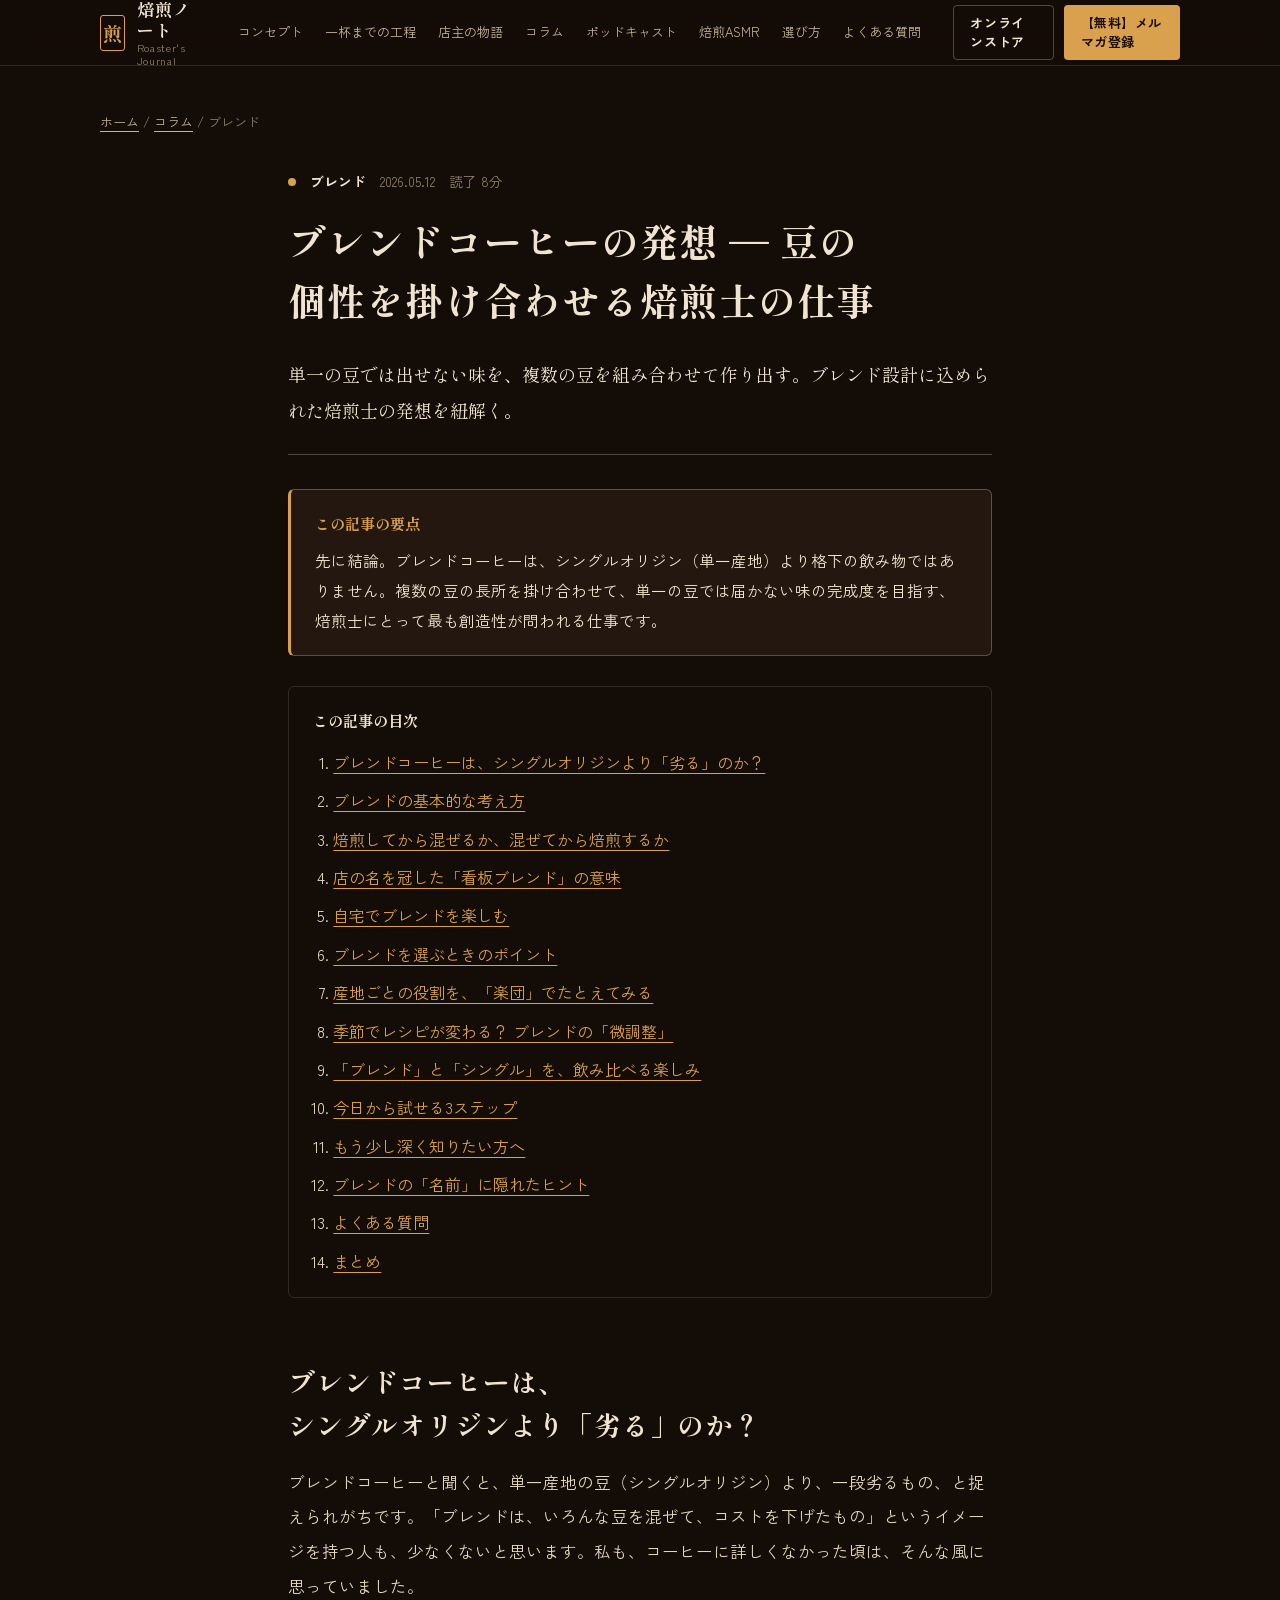
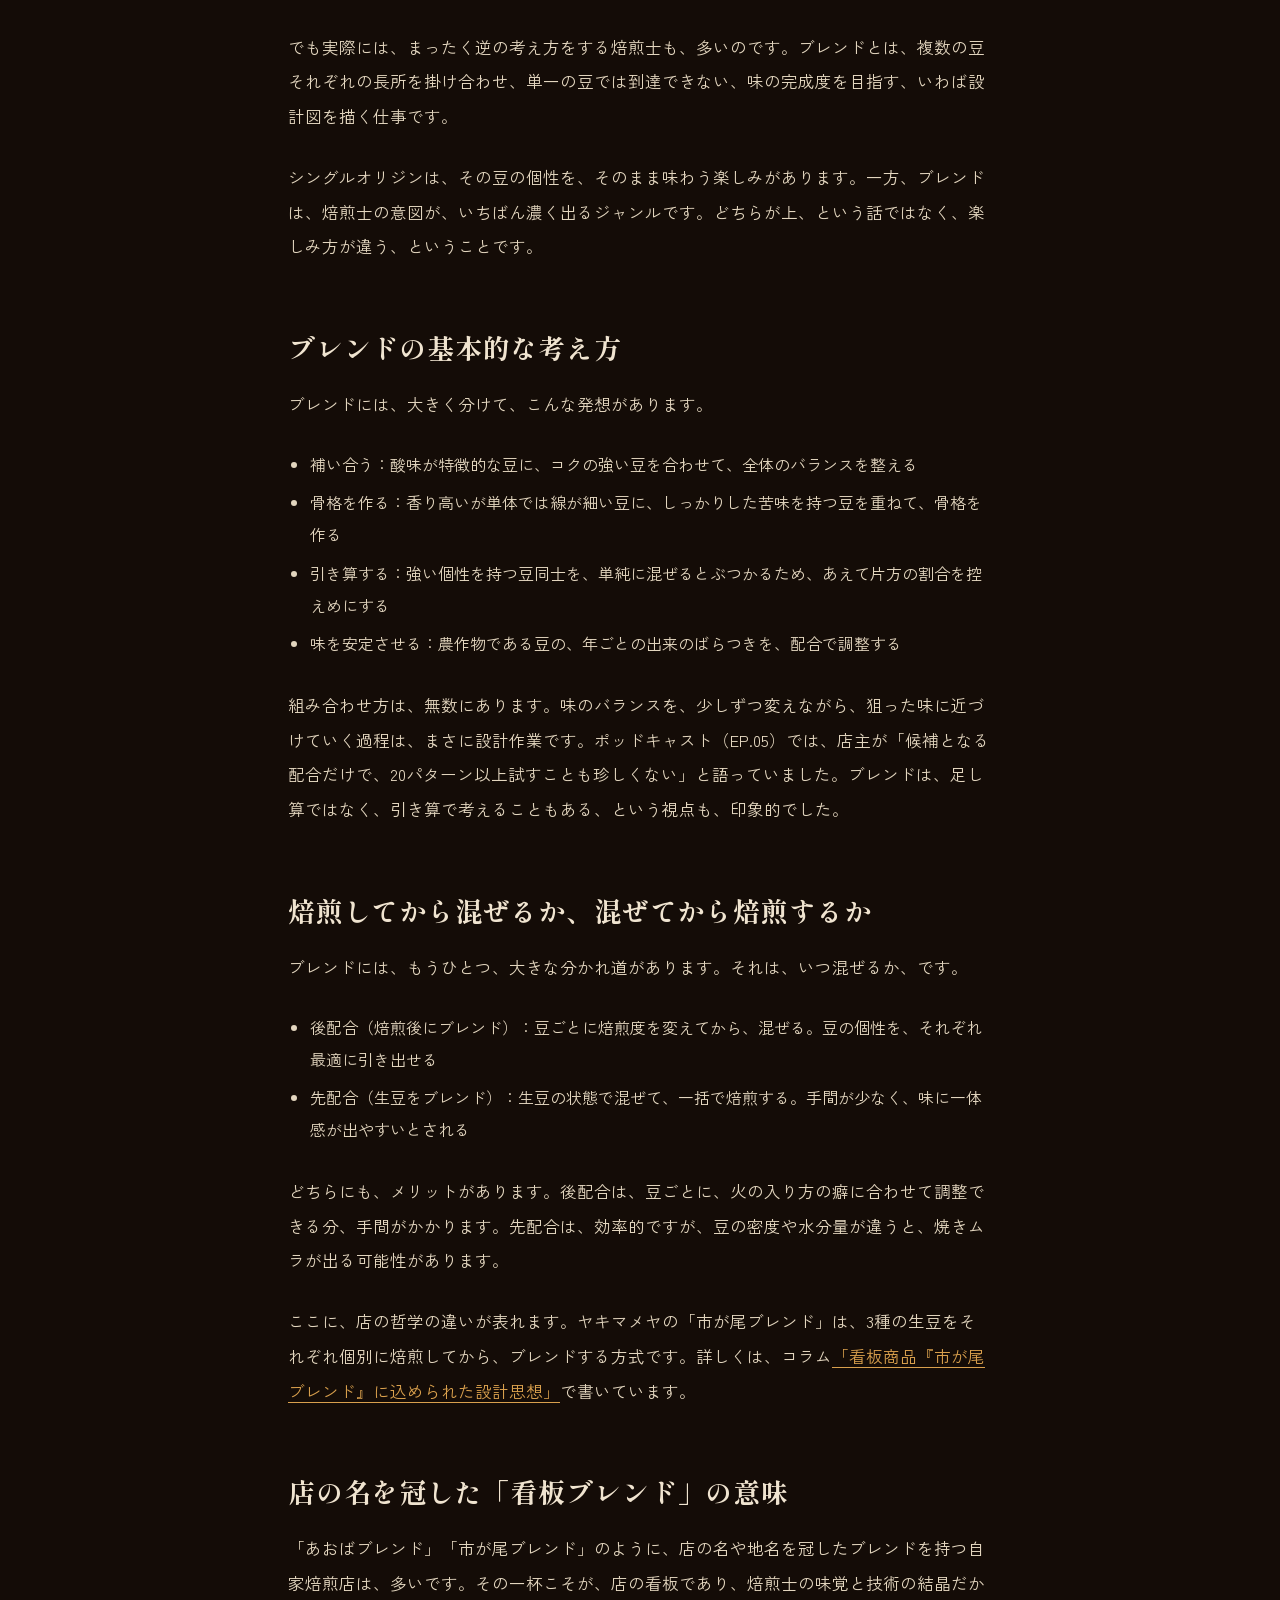
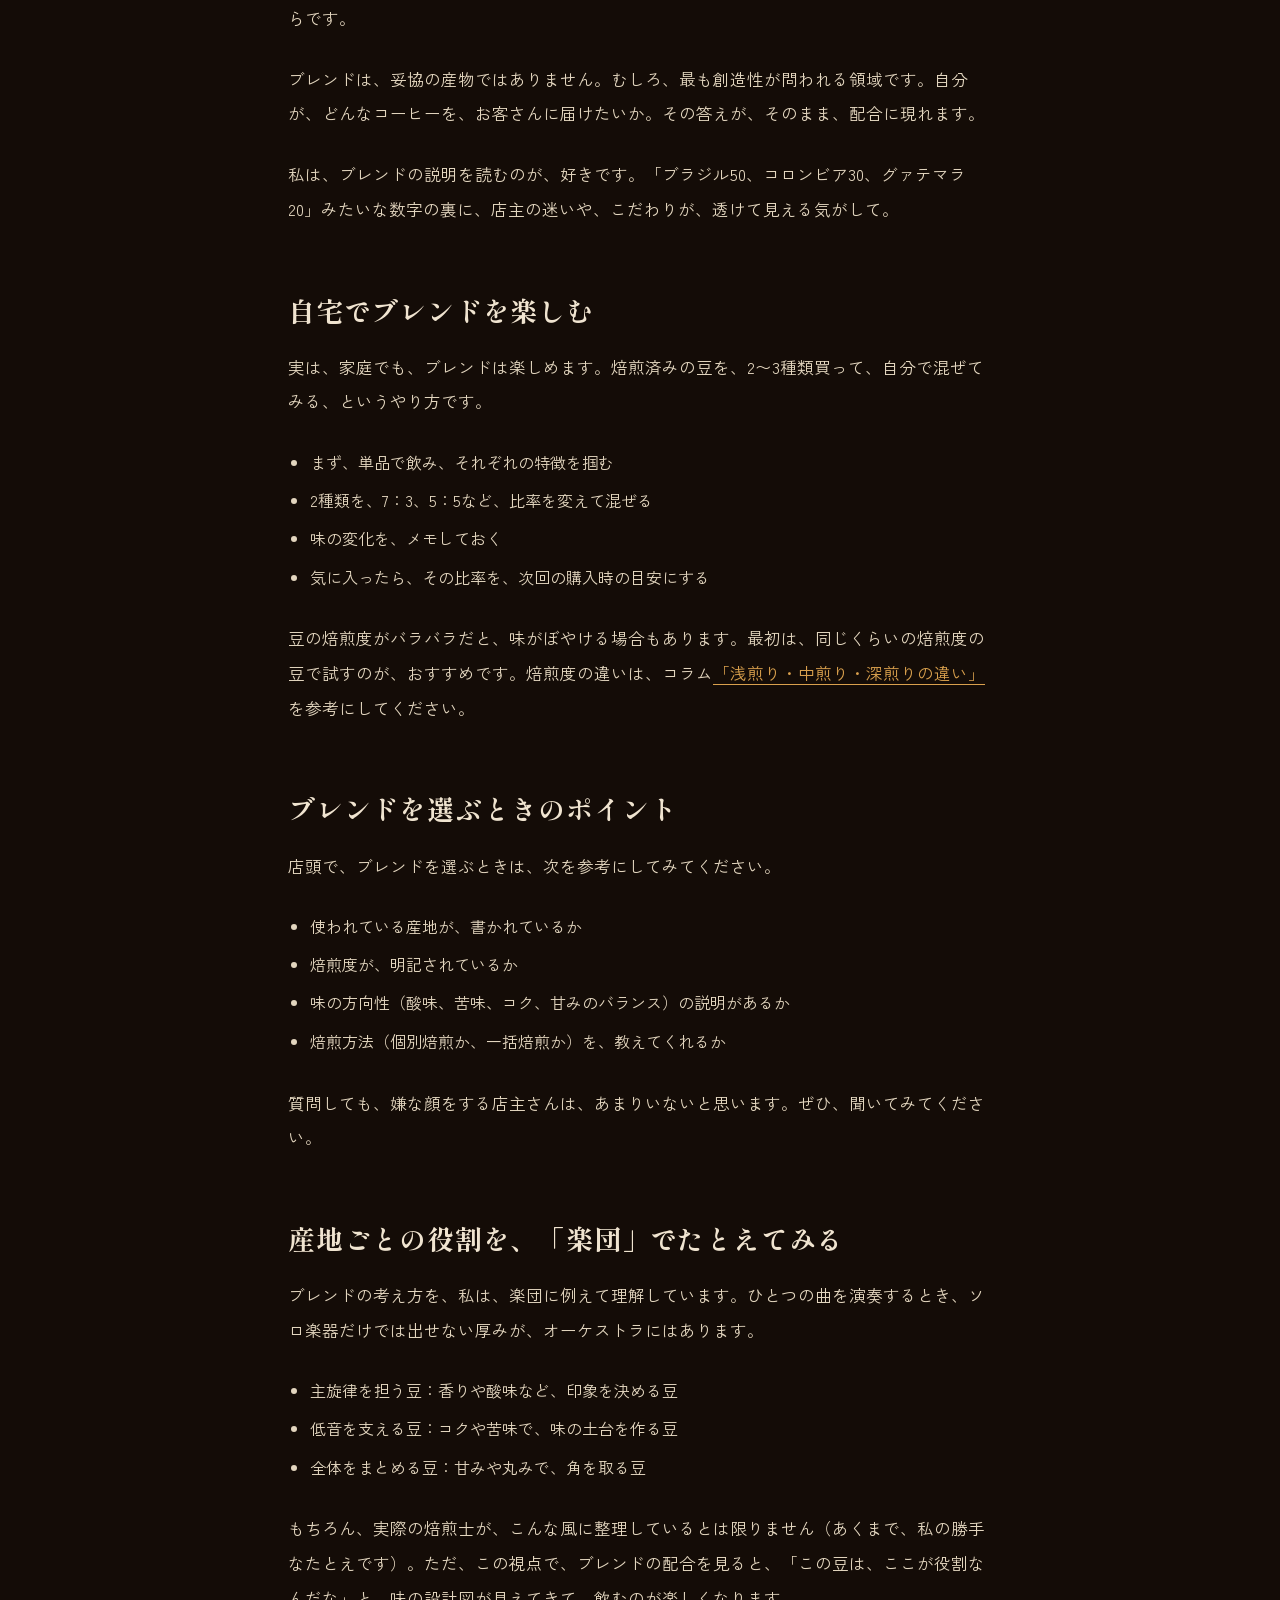
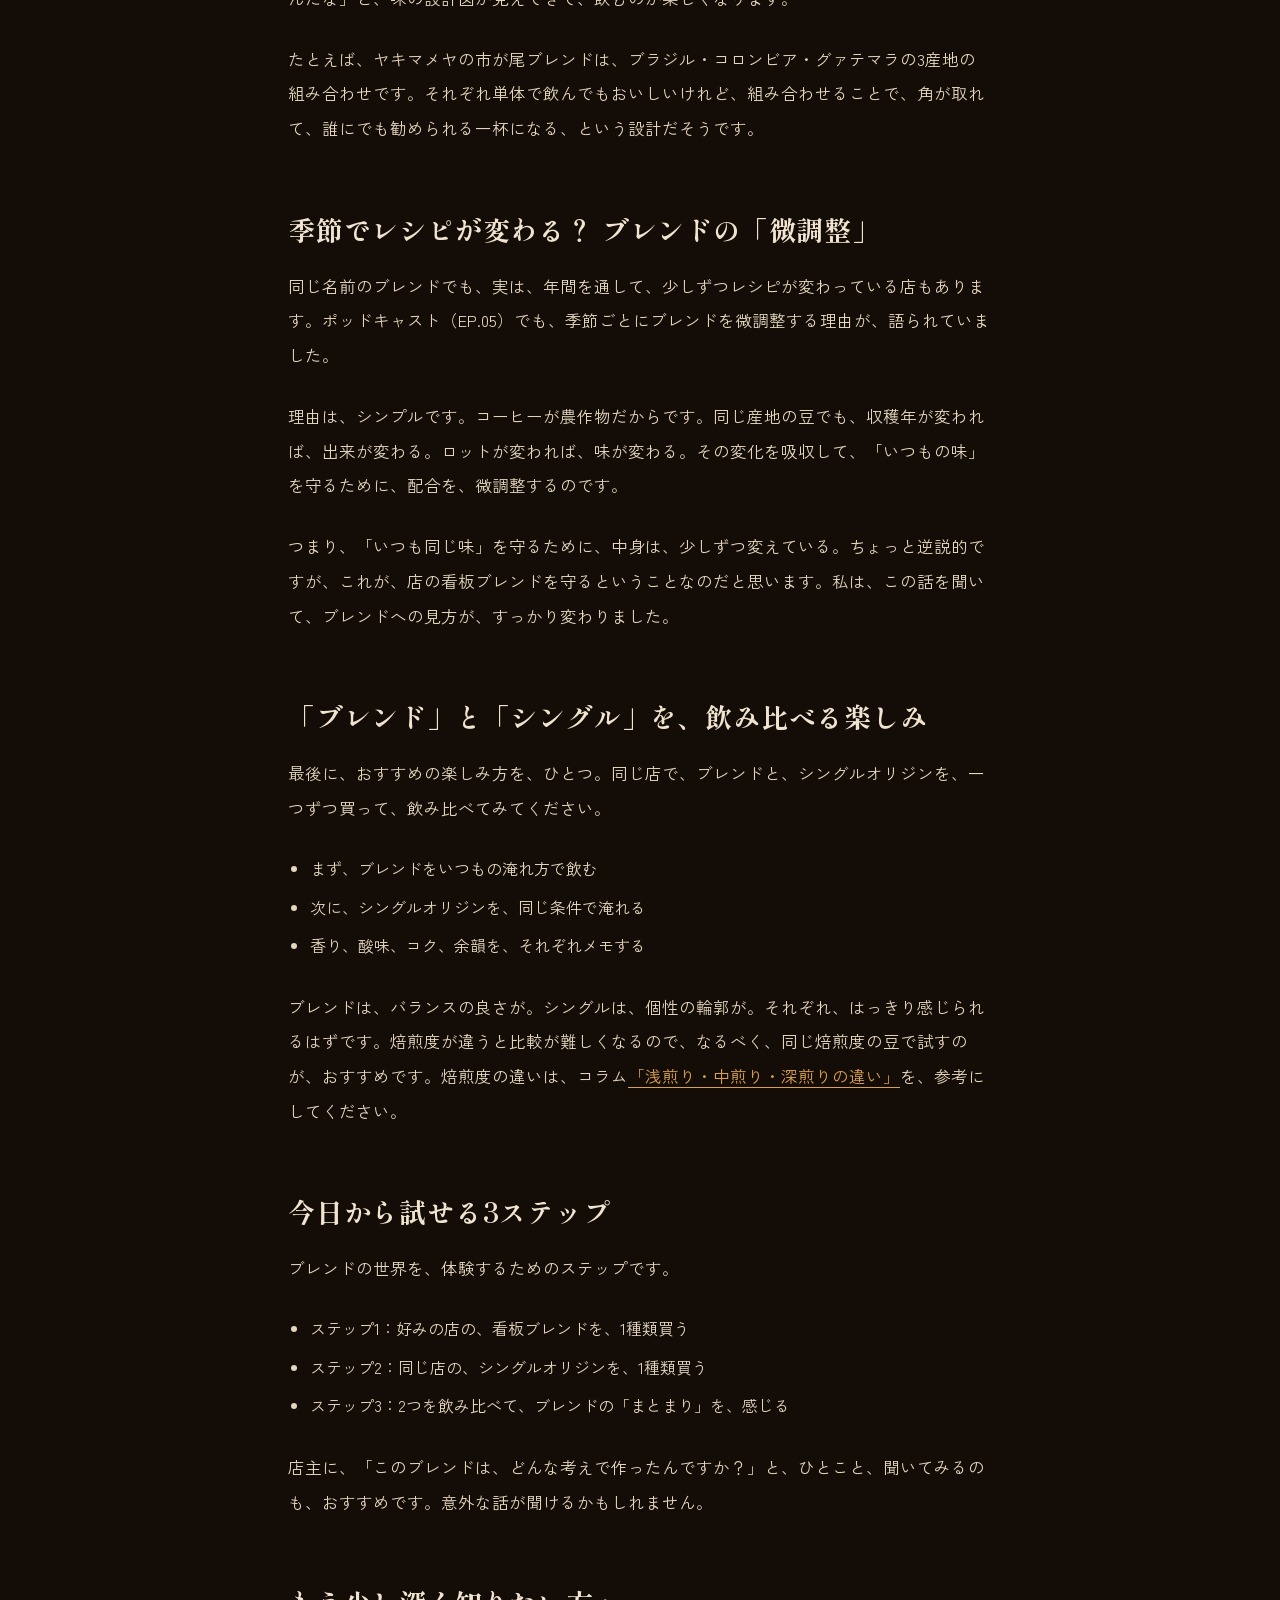
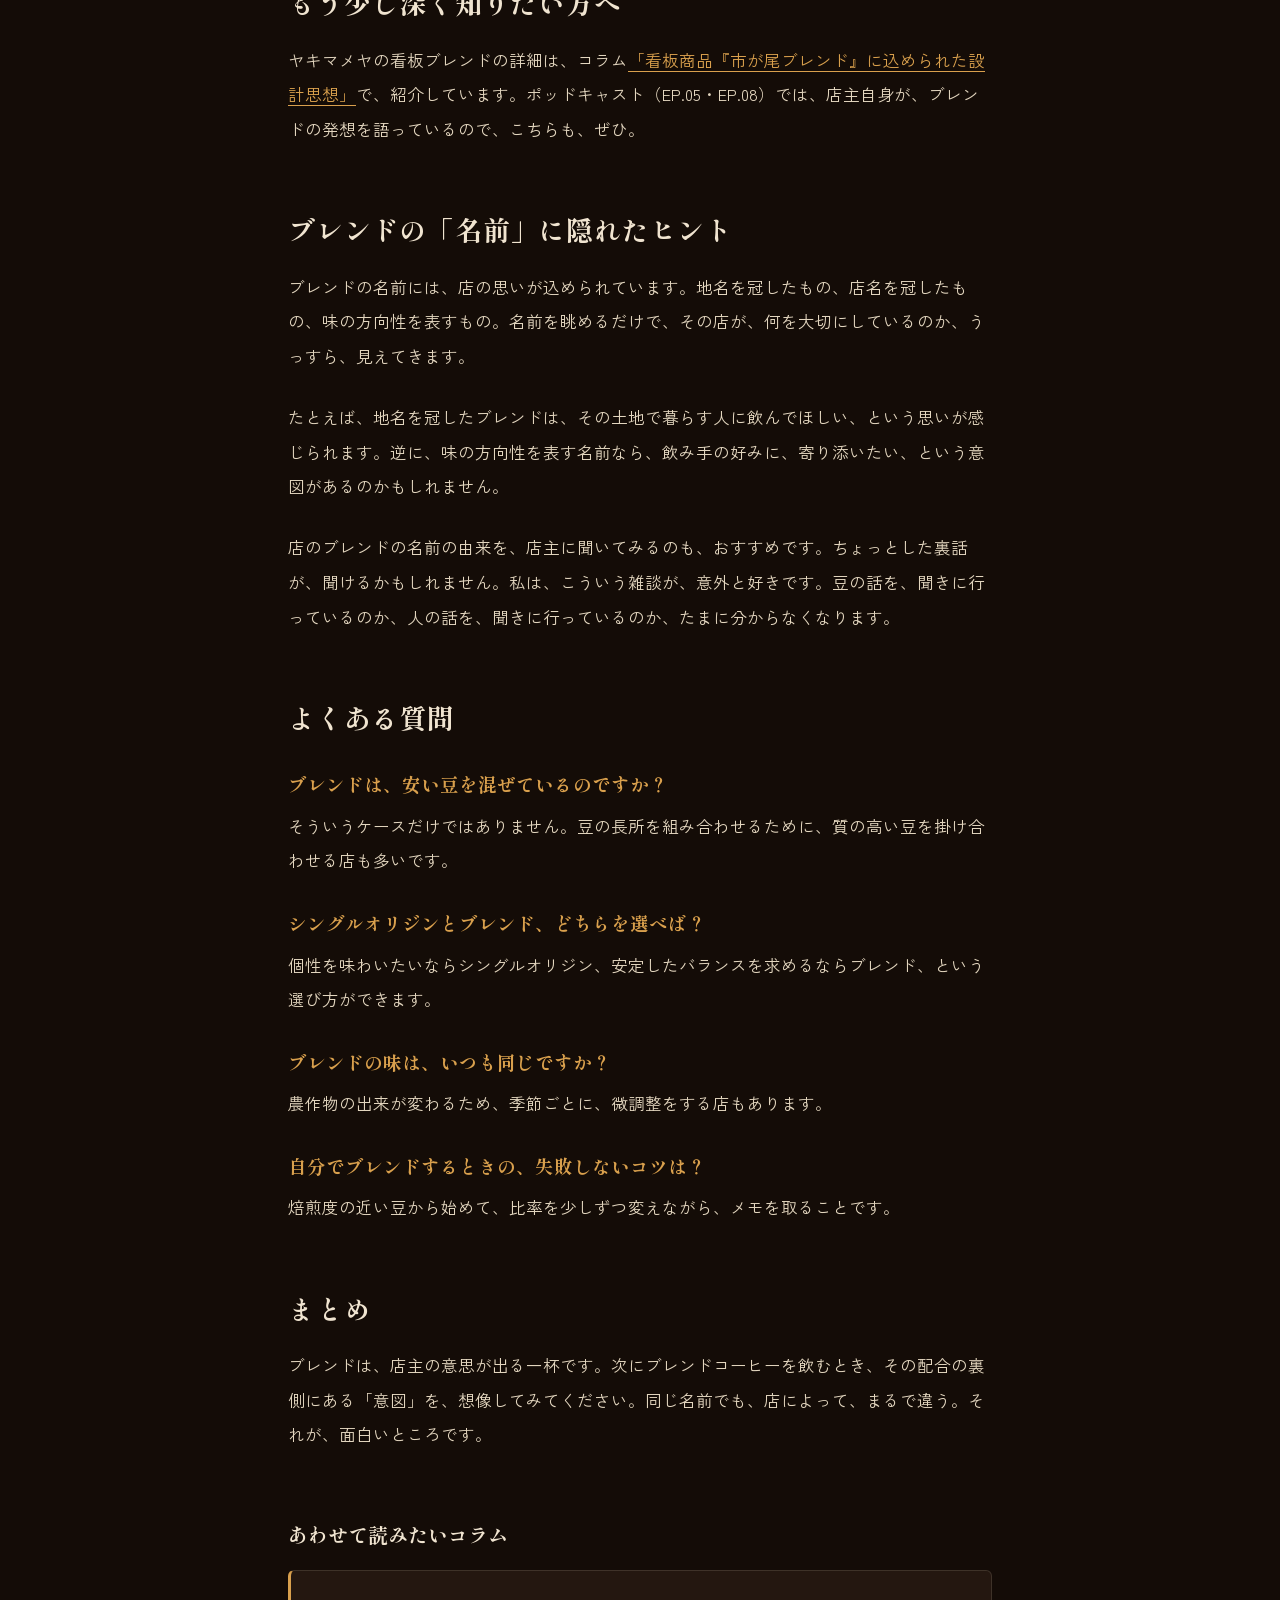
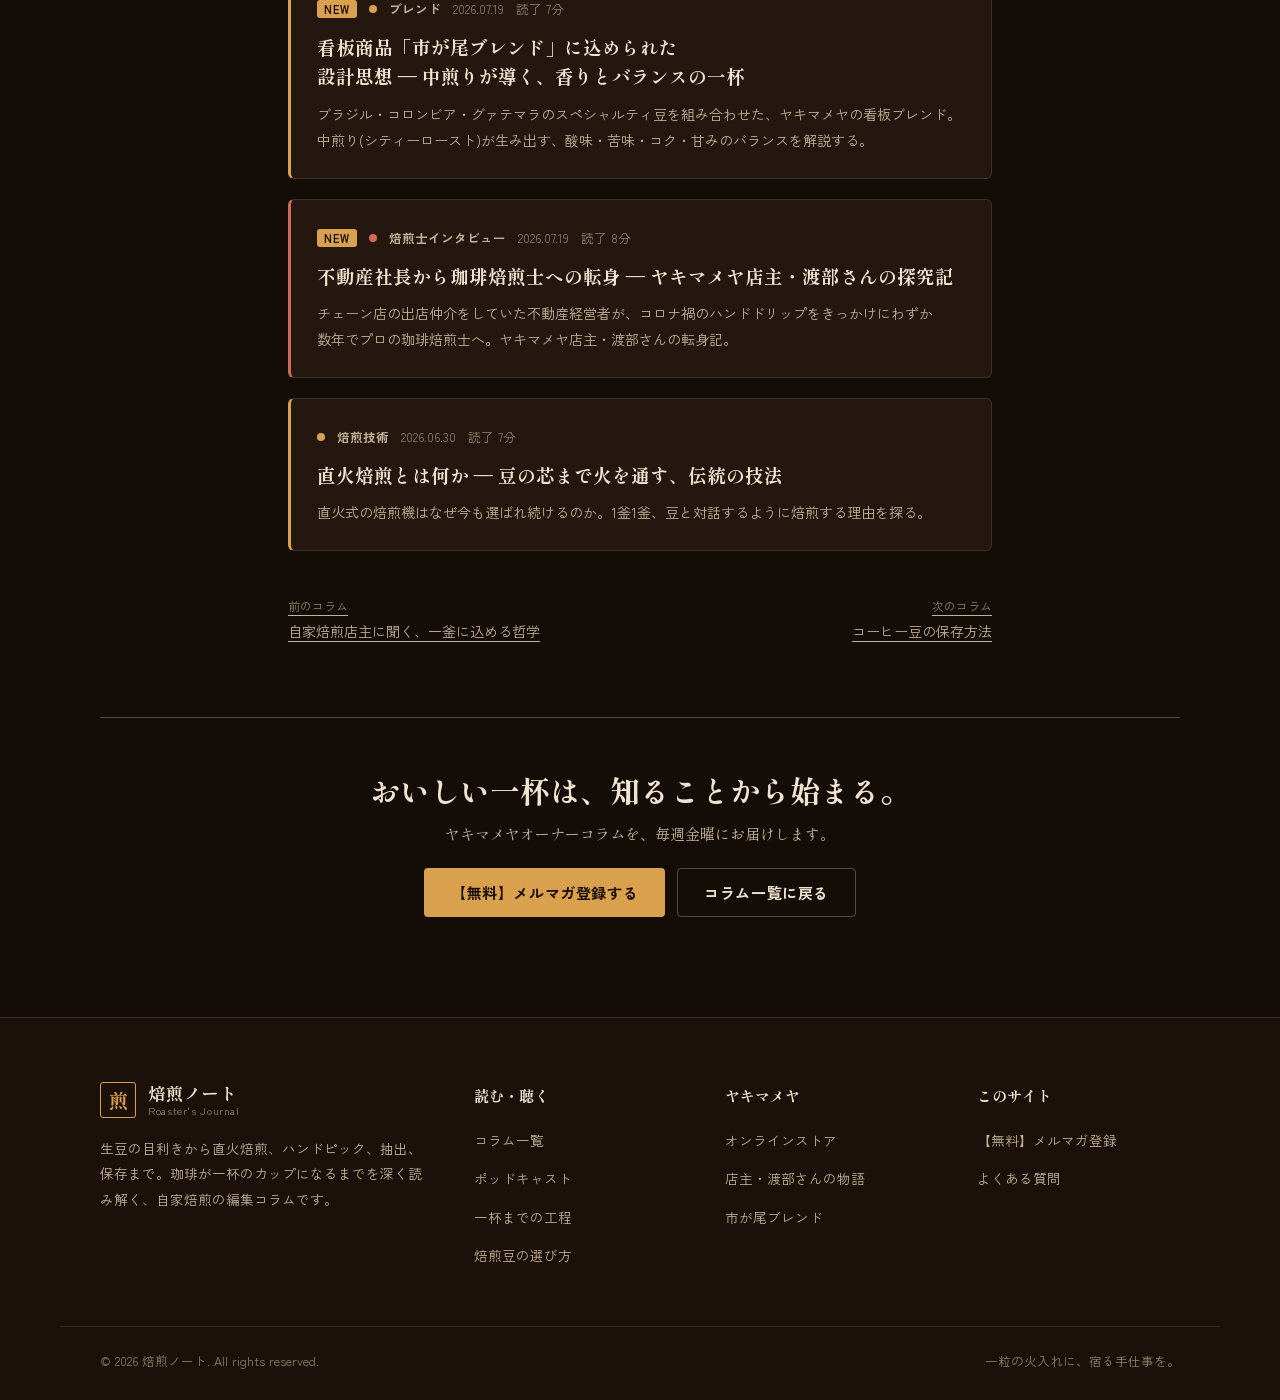
<file: column/blend-making/index.html>
<!DOCTYPE html>
<html lang="ja">
<head>
<meta charset="UTF-8">
<meta name="viewport" content="width=device-width, initial-scale=1.0">
<title>ブレンドコーヒーの発想 ― 豆の個性を掛け合わせる焙煎士の仕事 | 焙煎ノート</title>
<meta name="description" content="複数の生豆を組み合わせて理想の味を設計するブレンドコーヒーの考え方と、焙煎士が大切にしている視点を解説する。">
<link rel="canonical" href="https://YOUR-DOMAIN.example/column/blend-making/">
<meta property="og:type" content="article">
<meta property="og:title" content="ブレンドコーヒーの発想 ― 豆の個性を掛け合わせる焙煎士の仕事 | 焙煎ノート">
<meta property="og:description" content="複数の生豆を組み合わせて理想の味を設計するブレンドコーヒーの考え方と、焙煎士が大切にしている視点を解説する。">
<meta property="og:url" content="https://YOUR-DOMAIN.example/column/blend-making/">
<meta property="og:site_name" content="焙煎ノート">
<meta name="twitter:card" content="summary">
<meta name="theme-color" content="#140c07">
<link rel="preconnect" href="https://fonts.googleapis.com"><link rel="preconnect" href="https://fonts.gstatic.com" crossorigin><link href="https://fonts.googleapis.com/css2?family=Shippori+Mincho+B1:wght@500;700&family=Zen+Kaku+Gothic+New:wght@400;500;700&display=swap" rel="stylesheet">
<link rel="stylesheet" href="../../assets/base.css">
<link rel="stylesheet" href="../../assets/article.css">
<meta name="keywords" content="ブレンドコーヒー とは, ブレンド 作り方, シングルオリジン 違い, 自家焙煎 ブレンド, コーヒー 配合"><script type="application/ld+json">{"@context": "https://schema.org", "@type": "Article", "headline": "ブレンドコーヒーの発想 ― 豆の個性を掛け合わせる焙煎士の仕事", "description": "複数の生豆を組み合わせて理想の味を設計するブレンドコーヒーの考え方と、焙煎士が大切にしている視点を解説する。", "datePublished": "2026-05-12", "dateModified": "2026-05-12", "inLanguage": "ja", "articleSection": "ブレンド", "mainEntityOfPage": "https://YOUR-DOMAIN.example/column/blend-making/", "publisher": {"@type": "Organization", "name": "焙煎ノート", "logo": {"@type": "ImageObject", "url": "https://YOUR-DOMAIN.example/images/yakimameya-logo.png"}}, "wordCount": 3793, "keywords": "ブレンドコーヒー とは, ブレンド 作り方, シングルオリジン 違い, 自家焙煎 ブレンド, コーヒー 配合"}</script><script type="application/ld+json">{"@context": "https://schema.org", "@type": "FAQPage", "mainEntity": [{"@type": "Question", "name": "ブレンドは、安い豆を混ぜているのですか？", "acceptedAnswer": {"@type": "Answer", "text": "そういうケースだけではありません。豆の長所を組み合わせるために、質の高い豆を掛け合わせる店も多いです。"}}, {"@type": "Question", "name": "シングルオリジンとブレンド、どちらを選べば？", "acceptedAnswer": {"@type": "Answer", "text": "個性を味わいたいならシングルオリジン、安定したバランスを求めるならブレンド、という選び方ができます。"}}, {"@type": "Question", "name": "ブレンドの味は、いつも同じですか？", "acceptedAnswer": {"@type": "Answer", "text": "農作物の出来が変わるため、季節ごとに、微調整をする店もあります。"}}, {"@type": "Question", "name": "自分でブレンドするときの、失敗しないコツは？", "acceptedAnswer": {"@type": "Answer", "text": "焙煎度の近い豆から始めて、比率を少しずつ変えながら、メモを取ることです。"}}]}</script>
</head>
<body>
<header class="hd" id="top">
  <div class="hd__in">
    <a class="logo" href="../../index.html" aria-label="焙煎ノート トップへ">
      <span class="logo__mark">煎</span>
      <span class="logo__txt"><b>焙煎ノート</b><small>Roaster's Journal</small></span>
    </a>
    <nav class="hd__nav" id="hdNav" aria-label="メインメニュー"><a href="../../index.html#concept">コンセプト</a><a href="../../index.html#journey">一杯までの工程</a><a href="../../index.html#story">店主の物語</a><a href="../../index.html#columns">コラム</a><a href="../../index.html#podcast">ポッドキャスト</a><a href="../../index.html#asmr">焙煎ASMR</a><a href="../../index.html#guide">選び方</a><a href="../../index.html#faq">よくある質問</a></nav>
    <div class="hd__cta">
      <a class="btn btn--ghost btn--sm hd__store" href="https://yakimameya.base.shop/" target="_blank" rel="noopener noreferrer">オンラインストア</a>
      <a class="btn btn--gold btn--sm" href="../../index.html#cta">【無料】メルマガ登録</a>
      <button class="hd__burger" id="hdBurger" aria-expanded="false" aria-controls="hdNav" aria-label="メニューを開く"><span></span><span></span><span></span></button>
    </div>
  </div>
</header>
<main class="pg"><div class="wrap">
  <nav class="crumb" aria-label="パンくず"><a href="../../index.html">ホーム</a> / <a href="../index.html">コラム</a> / ブレンド</nav>
  <article class="art" style="--c:var(--gold)">
    <div class="art__meta"><span class="catdot"></span><span class="cat">ブレンド</span><span>2026.05.12</span><span>読了 8分</span></div>
    <h1>ブレンドコーヒーの発想 ― 豆の個性を掛け合わせる焙煎士の仕事</h1>
    <p class="lead">単一の豆では出せない味を、複数の豆を組み合わせて作り出す。ブレンド設計に込められた焙煎士の発想を紐解く。</p>
    
    <div class="art__body"><aside class="callout"><b>この記事の要点</b><p>先に結論。ブレンドコーヒーは、シングルオリジン（単一産地）より格下の飲み物ではありません。複数の豆の長所を掛け合わせて、単一の豆では届かない味の完成度を目指す、焙煎士にとって最も創造性が問われる仕事です。</p></aside>
<nav class="toc" aria-label="この記事の目次"><b>この記事の目次</b><ol><li><a href="#s1">ブレンドコーヒーは、シングルオリジンより「劣る」のか？</a></li><li><a href="#s2">ブレンドの基本的な考え方</a></li><li><a href="#s3">焙煎してから混ぜるか、混ぜてから焙煎するか</a></li><li><a href="#s4">店の名を冠した「看板ブレンド」の意味</a></li><li><a href="#s5">自宅でブレンドを楽しむ</a></li><li><a href="#s6">ブレンドを選ぶときのポイント</a></li><li><a href="#s7">産地ごとの役割を、「楽団」でたとえてみる</a></li><li><a href="#s8">季節でレシピが変わる？ ブレンドの「微調整」</a></li><li><a href="#s9">「ブレンド」と「シングル」を、飲み比べる楽しみ</a></li><li><a href="#s10">今日から試せる3ステップ</a></li><li><a href="#s11">もう少し深く知りたい方へ</a></li><li><a href="#s12">ブレンドの「名前」に隠れたヒント</a></li><li><a href="#s13">よくある質問</a></li><li><a href="#s14">まとめ</a></li></ol></nav>
<h2 id="s1">ブレンドコーヒーは、シングルオリジンより「劣る」のか？</h2>
<p>ブレンドコーヒーと聞くと、単一産地の豆（シングルオリジン）より、一段劣るもの、と捉えられがちです。「ブレンドは、いろんな豆を混ぜて、コストを下げたもの」というイメージを持つ人も、少なくないと思います。私も、コーヒーに詳しくなかった頃は、そんな風に思っていました。</p>
<p>でも実際には、まったく逆の考え方をする焙煎士も、多いのです。ブレンドとは、複数の豆それぞれの長所を掛け合わせ、単一の豆では到達できない、味の完成度を目指す、いわば設計図を描く仕事です。</p>
<p>シングルオリジンは、その豆の個性を、そのまま味わう楽しみがあります。一方、ブレンドは、焙煎士の意図が、いちばん濃く出るジャンルです。どちらが上、という話ではなく、楽しみ方が違う、ということです。</p>
<h2 id="s2">ブレンドの基本的な考え方</h2>
<p>ブレンドには、大きく分けて、こんな発想があります。</p>
<ul><li>補い合う：酸味が特徴的な豆に、コクの強い豆を合わせて、全体のバランスを整える</li><li>骨格を作る：香り高いが単体では線が細い豆に、しっかりした苦味を持つ豆を重ねて、骨格を作る</li><li>引き算する：強い個性を持つ豆同士を、単純に混ぜるとぶつかるため、あえて片方の割合を控えめにする</li><li>味を安定させる：農作物である豆の、年ごとの出来のばらつきを、配合で調整する</li></ul>
<p>組み合わせ方は、無数にあります。味のバランスを、少しずつ変えながら、狙った味に近づけていく過程は、まさに設計作業です。ポッドキャスト（EP.05）では、店主が「候補となる配合だけで、20パターン以上試すことも珍しくない」と語っていました。ブレンドは、足し算ではなく、引き算で考えることもある、という視点も、印象的でした。</p>
<h2 id="s3">焙煎してから混ぜるか、混ぜてから焙煎するか</h2>
<p>ブレンドには、もうひとつ、大きな分かれ道があります。それは、いつ混ぜるか、です。</p>
<ul><li>後配合（焙煎後にブレンド）：豆ごとに焙煎度を変えてから、混ぜる。豆の個性を、それぞれ最適に引き出せる</li><li>先配合（生豆をブレンド）：生豆の状態で混ぜて、一括で焙煎する。手間が少なく、味に一体感が出やすいとされる</li></ul>
<p>どちらにも、メリットがあります。後配合は、豆ごとに、火の入り方の癖に合わせて調整できる分、手間がかかります。先配合は、効率的ですが、豆の密度や水分量が違うと、焼きムラが出る可能性があります。</p>
<p>ここに、店の哲学の違いが表れます。ヤキマメヤの「市が尾ブレンド」は、3種の生豆をそれぞれ個別に焙煎してから、ブレンドする方式です。詳しくは、コラム<a href="../../column/ichigao-blend-signature/index.html">「看板商品『市が尾ブレンド』に込められた設計思想」</a>で書いています。</p>
<h2 id="s4">店の名を冠した「看板ブレンド」の意味</h2>
<p>「あおばブレンド」「市が尾ブレンド」のように、店の名や地名を冠したブレンドを持つ自家焙煎店は、多いです。その一杯こそが、店の看板であり、焙煎士の味覚と技術の結晶だからです。</p>
<p>ブレンドは、妥協の産物ではありません。むしろ、最も創造性が問われる領域です。自分が、どんなコーヒーを、お客さんに届けたいか。その答えが、そのまま、配合に現れます。</p>
<p>私は、ブレンドの説明を読むのが、好きです。「ブラジル50、コロンビア30、グァテマラ20」みたいな数字の裏に、店主の迷いや、こだわりが、透けて見える気がして。</p>
<h2 id="s5">自宅でブレンドを楽しむ</h2>
<p>実は、家庭でも、ブレンドは楽しめます。焙煎済みの豆を、2〜3種類買って、自分で混ぜてみる、というやり方です。</p>
<ul><li>まず、単品で飲み、それぞれの特徴を掴む</li><li>2種類を、7：3、5：5など、比率を変えて混ぜる</li><li>味の変化を、メモしておく</li><li>気に入ったら、その比率を、次回の購入時の目安にする</li></ul>
<p>豆の焙煎度がバラバラだと、味がぼやける場合もあります。最初は、同じくらいの焙煎度の豆で試すのが、おすすめです。焙煎度の違いは、コラム<a href="../../column/roast-level/index.html">「浅煎り・中煎り・深煎りの違い」</a>を参考にしてください。</p>
<h2 id="s6">ブレンドを選ぶときのポイント</h2>
<p>店頭で、ブレンドを選ぶときは、次を参考にしてみてください。</p>
<ul><li>使われている産地が、書かれているか</li><li>焙煎度が、明記されているか</li><li>味の方向性（酸味、苦味、コク、甘みのバランス）の説明があるか</li><li>焙煎方法（個別焙煎か、一括焙煎か）を、教えてくれるか</li></ul>
<p>質問しても、嫌な顔をする店主さんは、あまりいないと思います。ぜひ、聞いてみてください。</p>
<h2 id="s7">産地ごとの役割を、「楽団」でたとえてみる</h2>
<p>ブレンドの考え方を、私は、楽団に例えて理解しています。ひとつの曲を演奏するとき、ソロ楽器だけでは出せない厚みが、オーケストラにはあります。</p>
<ul><li>主旋律を担う豆：香りや酸味など、印象を決める豆</li><li>低音を支える豆：コクや苦味で、味の土台を作る豆</li><li>全体をまとめる豆：甘みや丸みで、角を取る豆</li></ul>
<p>もちろん、実際の焙煎士が、こんな風に整理しているとは限りません（あくまで、私の勝手なたとえです）。ただ、この視点で、ブレンドの配合を見ると、「この豆は、ここが役割なんだな」と、味の設計図が見えてきて、飲むのが楽しくなります。</p>
<p>たとえば、ヤキマメヤの市が尾ブレンドは、ブラジル・コロンビア・グァテマラの3産地の組み合わせです。それぞれ単体で飲んでもおいしいけれど、組み合わせることで、角が取れて、誰にでも勧められる一杯になる、という設計だそうです。</p>
<h2 id="s8">季節でレシピが変わる？ ブレンドの「微調整」</h2>
<p>同じ名前のブレンドでも、実は、年間を通して、少しずつレシピが変わっている店もあります。ポッドキャスト（EP.05）でも、季節ごとにブレンドを微調整する理由が、語られていました。</p>
<p>理由は、シンプルです。コーヒーが農作物だからです。同じ産地の豆でも、収穫年が変われば、出来が変わる。ロットが変われば、味が変わる。その変化を吸収して、「いつもの味」を守るために、配合を、微調整するのです。</p>
<p>つまり、「いつも同じ味」を守るために、中身は、少しずつ変えている。ちょっと逆説的ですが、これが、店の看板ブレンドを守るということなのだと思います。私は、この話を聞いて、ブレンドへの見方が、すっかり変わりました。</p>
<h2 id="s9">「ブレンド」と「シングル」を、飲み比べる楽しみ</h2>
<p>最後に、おすすめの楽しみ方を、ひとつ。同じ店で、ブレンドと、シングルオリジンを、一つずつ買って、飲み比べてみてください。</p>
<ul><li>まず、ブレンドをいつもの淹れ方で飲む</li><li>次に、シングルオリジンを、同じ条件で淹れる</li><li>香り、酸味、コク、余韻を、それぞれメモする</li></ul>
<p>ブレンドは、バランスの良さが。シングルは、個性の輪郭が。それぞれ、はっきり感じられるはずです。焙煎度が違うと比較が難しくなるので、なるべく、同じ焙煎度の豆で試すのが、おすすめです。焙煎度の違いは、コラム<a href="../../column/roast-level/index.html">「浅煎り・中煎り・深煎りの違い」</a>を、参考にしてください。</p>
<h2 id="s10">今日から試せる3ステップ</h2>
<p>ブレンドの世界を、体験するためのステップです。</p>
<ul><li>ステップ1：好みの店の、看板ブレンドを、1種類買う</li><li>ステップ2：同じ店の、シングルオリジンを、1種類買う</li><li>ステップ3：2つを飲み比べて、ブレンドの「まとまり」を、感じる</li></ul>
<p>店主に、「このブレンドは、どんな考えで作ったんですか？」と、ひとこと、聞いてみるのも、おすすめです。意外な話が聞けるかもしれません。</p>
<h2 id="s11">もう少し深く知りたい方へ</h2>
<p>ヤキマメヤの看板ブレンドの詳細は、コラム<a href="../../column/ichigao-blend-signature/index.html">「看板商品『市が尾ブレンド』に込められた設計思想」</a>で、紹介しています。ポッドキャスト（EP.05・EP.08）では、店主自身が、ブレンドの発想を語っているので、こちらも、ぜひ。</p>
<h2 id="s12">ブレンドの「名前」に隠れたヒント</h2>
<p>ブレンドの名前には、店の思いが込められています。地名を冠したもの、店名を冠したもの、味の方向性を表すもの。名前を眺めるだけで、その店が、何を大切にしているのか、うっすら、見えてきます。</p>
<p>たとえば、地名を冠したブレンドは、その土地で暮らす人に飲んでほしい、という思いが感じられます。逆に、味の方向性を表す名前なら、飲み手の好みに、寄り添いたい、という意図があるのかもしれません。</p>
<p>店のブレンドの名前の由来を、店主に聞いてみるのも、おすすめです。ちょっとした裏話が、聞けるかもしれません。私は、こういう雑談が、意外と好きです。豆の話を、聞きに行っているのか、人の話を、聞きに行っているのか、たまに分からなくなります。</p>
<h2 id="s13">よくある質問</h2>
<h3>ブレンドは、安い豆を混ぜているのですか？</h3>
<p>そういうケースだけではありません。豆の長所を組み合わせるために、質の高い豆を掛け合わせる店も多いです。</p>
<h3>シングルオリジンとブレンド、どちらを選べば？</h3>
<p>個性を味わいたいならシングルオリジン、安定したバランスを求めるならブレンド、という選び方ができます。</p>
<h3>ブレンドの味は、いつも同じですか？</h3>
<p>農作物の出来が変わるため、季節ごとに、微調整をする店もあります。</p>
<h3>自分でブレンドするときの、失敗しないコツは？</h3>
<p>焙煎度の近い豆から始めて、比率を少しずつ変えながら、メモを取ることです。</p>
<h2 id="s14">まとめ</h2>
<p>ブレンドは、店主の意思が出る一杯です。次にブレンドコーヒーを飲むとき、その配合の裏側にある「意図」を、想像してみてください。同じ名前でも、店によって、まるで違う。それが、面白いところです。</p></div>
  </article>
  <section class="rel"><h2>あわせて読みたいコラム</h2><div class="cgrid"><a class="ccard" style="--c:var(--gold)" data-cat="ブレンド" href="../../column/ichigao-blend-signature/index.html">
  <span class="ccard__body">
    <span class="ccard__meta"><span class="new">NEW</span><span class="catdot"></span><span class="ccard__cat">ブレンド</span><span>2026.07.19</span><span>読了 7分</span></span>
    <h3 class="ccard__title">看板商品「市が尾ブレンド」に込められた設計思想 ― 中煎りが導く、香りとバランスの一杯</h3>
    <p class="ccard__ex">ブラジル・コロンビア・グァテマラのスペシャルティ豆を組み合わせた、ヤキマメヤの看板ブレンド。中煎り(シティーロースト)が生み出す、酸味・苦味・コク・甘みのバランスを解説する。</p>
  </span>
</a><a class="ccard" style="--c:var(--wine)" data-cat="焙煎士インタビュー" href="../../column/watanabe-story-blueprints-to-beans/index.html">
  <span class="ccard__body">
    <span class="ccard__meta"><span class="new">NEW</span><span class="catdot"></span><span class="ccard__cat">焙煎士インタビュー</span><span>2026.07.19</span><span>読了 8分</span></span>
    <h3 class="ccard__title">不動産社長から珈琲焙煎士への転身 ― ヤキマメヤ店主・渡部さんの探究記</h3>
    <p class="ccard__ex">チェーン店の出店仲介をしていた不動産経営者が、コロナ禍のハンドドリップをきっかけにわずか数年でプロの珈琲焙煎士へ。ヤキマメヤ店主・渡部さんの転身記。</p>
  </span>
</a><a class="ccard" style="--c:var(--gold)" data-cat="焙煎技術" href="../../column/direct-fire/index.html">
  <span class="ccard__body">
    <span class="ccard__meta"><span class="catdot"></span><span class="ccard__cat">焙煎技術</span><span>2026.06.30</span><span>読了 7分</span></span>
    <h3 class="ccard__title">直火焙煎とは何か ― 豆の芯まで火を通す、伝統の技法</h3>
    <p class="ccard__ex">直火式の焙煎機はなぜ今も選ばれ続けるのか。1釜1釜、豆と対話するように焙煎する理由を探る。</p>
  </span>
</a></div></section>
  <div class="pn"><a href="../roaster-interview/index.html"><small>前のコラム</small>自家焙煎店主に聞く、一釜に込める哲学</a><a href="../bean-storage/index.html" style="text-align:right"><small>次のコラム</small>コーヒー豆の保存方法</a></div>
  <div class="cta-band">
    <h2>おいしい一杯は、知ることから始まる。<br><small style="display:block;margin-top:8px;font-size:15px;font-weight:400;color:var(--ink2)">ヤキマメヤオーナーコラムを、毎週金曜にお届けします。</small></h2>
    <a class="btn btn--gold" href="../../index.html#cta">【無料】メルマガ登録する</a>
    <a class="btn btn--ghost" href="../index.html">コラム一覧に戻る</a>
  </div>
</div></main>
<footer class="ft">
  <div class="wrap ft__grid">
    <div>
      <a class="logo" href="../../index.html#top"><span class="logo__mark">煎</span><span class="logo__txt"><b>焙煎ノート</b><small>Roaster's Journal</small></span></a>
      <p class="ft__desc">生豆の目利きから直火焙煎、ハンドピック、抽出、保存まで。珈琲が一杯のカップになるまでを深く読み解く、自家焙煎の編集コラムです。</p>
    </div>
    <div>
      <h4>読む・聴く</h4>
      <ul>
        <li><a href="../../column/index.html">コラム一覧</a></li>
        <li><a href="../../index.html#podcast">ポッドキャスト</a></li>
        <li><a href="../../index.html#journey">一杯までの工程</a></li>
        <li><a href="../../index.html#guide">焙煎豆の選び方</a></li>
      </ul>
    </div>
    <div>
      <h4>ヤキマメヤ</h4>
      <ul>
        <li><a href="https://yakimameya.base.shop/" target="_blank" rel="noopener noreferrer">オンラインストア</a></li>
        <li><a href="../../index.html#story">店主・渡部さんの物語</a></li>
        <li><a href="../../index.html#shop">市が尾ブレンド</a></li>
      </ul>
    </div>
    <div>
      <h4>このサイト</h4>
      <ul>
        <li><a href="../../index.html#cta">【無料】メルマガ登録</a></li>
        <li><a href="../../index.html#faq">よくある質問</a></li>
      </ul>
    </div>
  </div>
  <div class="wrap ft__bottom"><span>© 2026 焙煎ノート. All rights reserved.</span><span>一粒の火入れに、宿る手仕事を。</span></div>
</footer>
<script>(function(){var b=document.getElementById('hdBurger'),n=document.getElementById('hdNav');if(!b||!n)return;
function set(o){n.classList.toggle('open',o);b.setAttribute('aria-expanded',o);b.setAttribute('aria-label',o?'メニューを閉じる':'メニューを開く')}
b.addEventListener('click',function(){set(!n.classList.contains('open'))});
n.addEventListener('click',function(ev){if(ev.target.tagName==='A')set(false)});
document.addEventListener('keydown',function(ev){if(ev.key==='Escape')set(false)})})();</script>
</body>
</html>
</file>
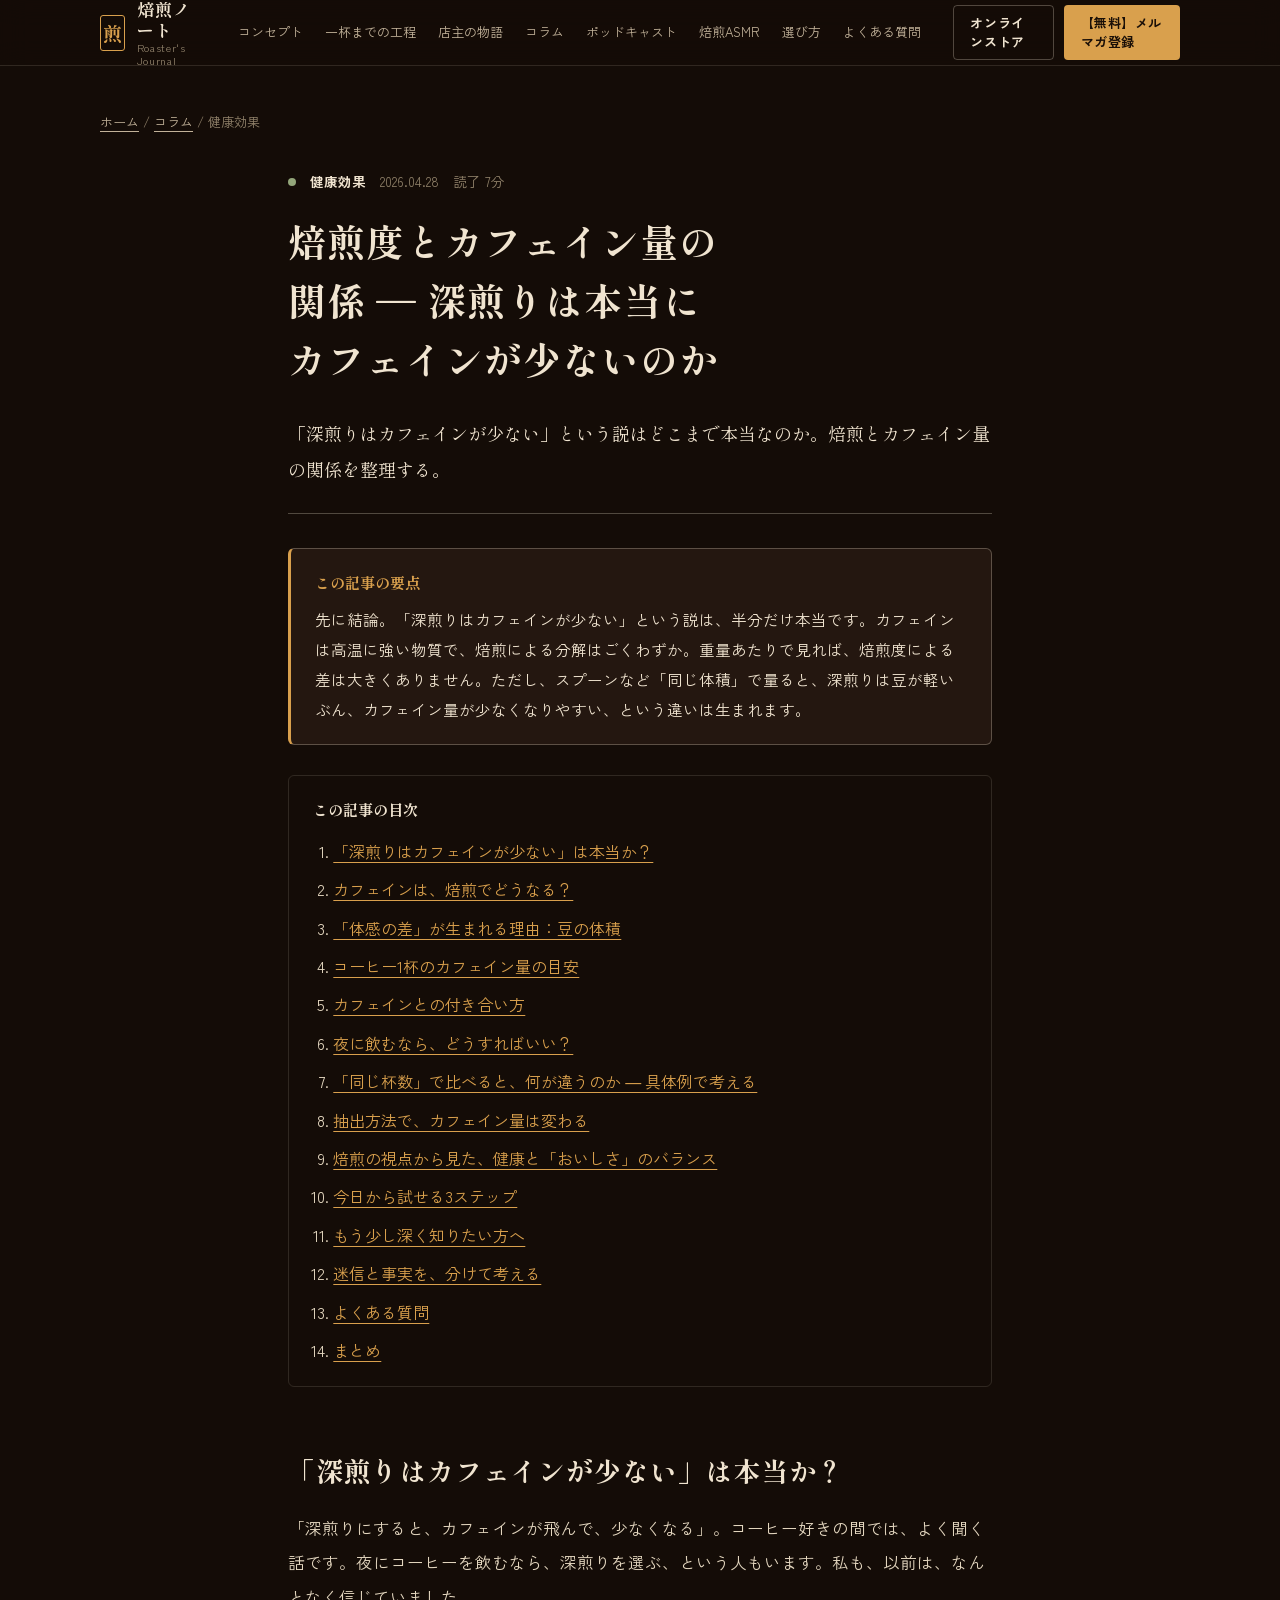
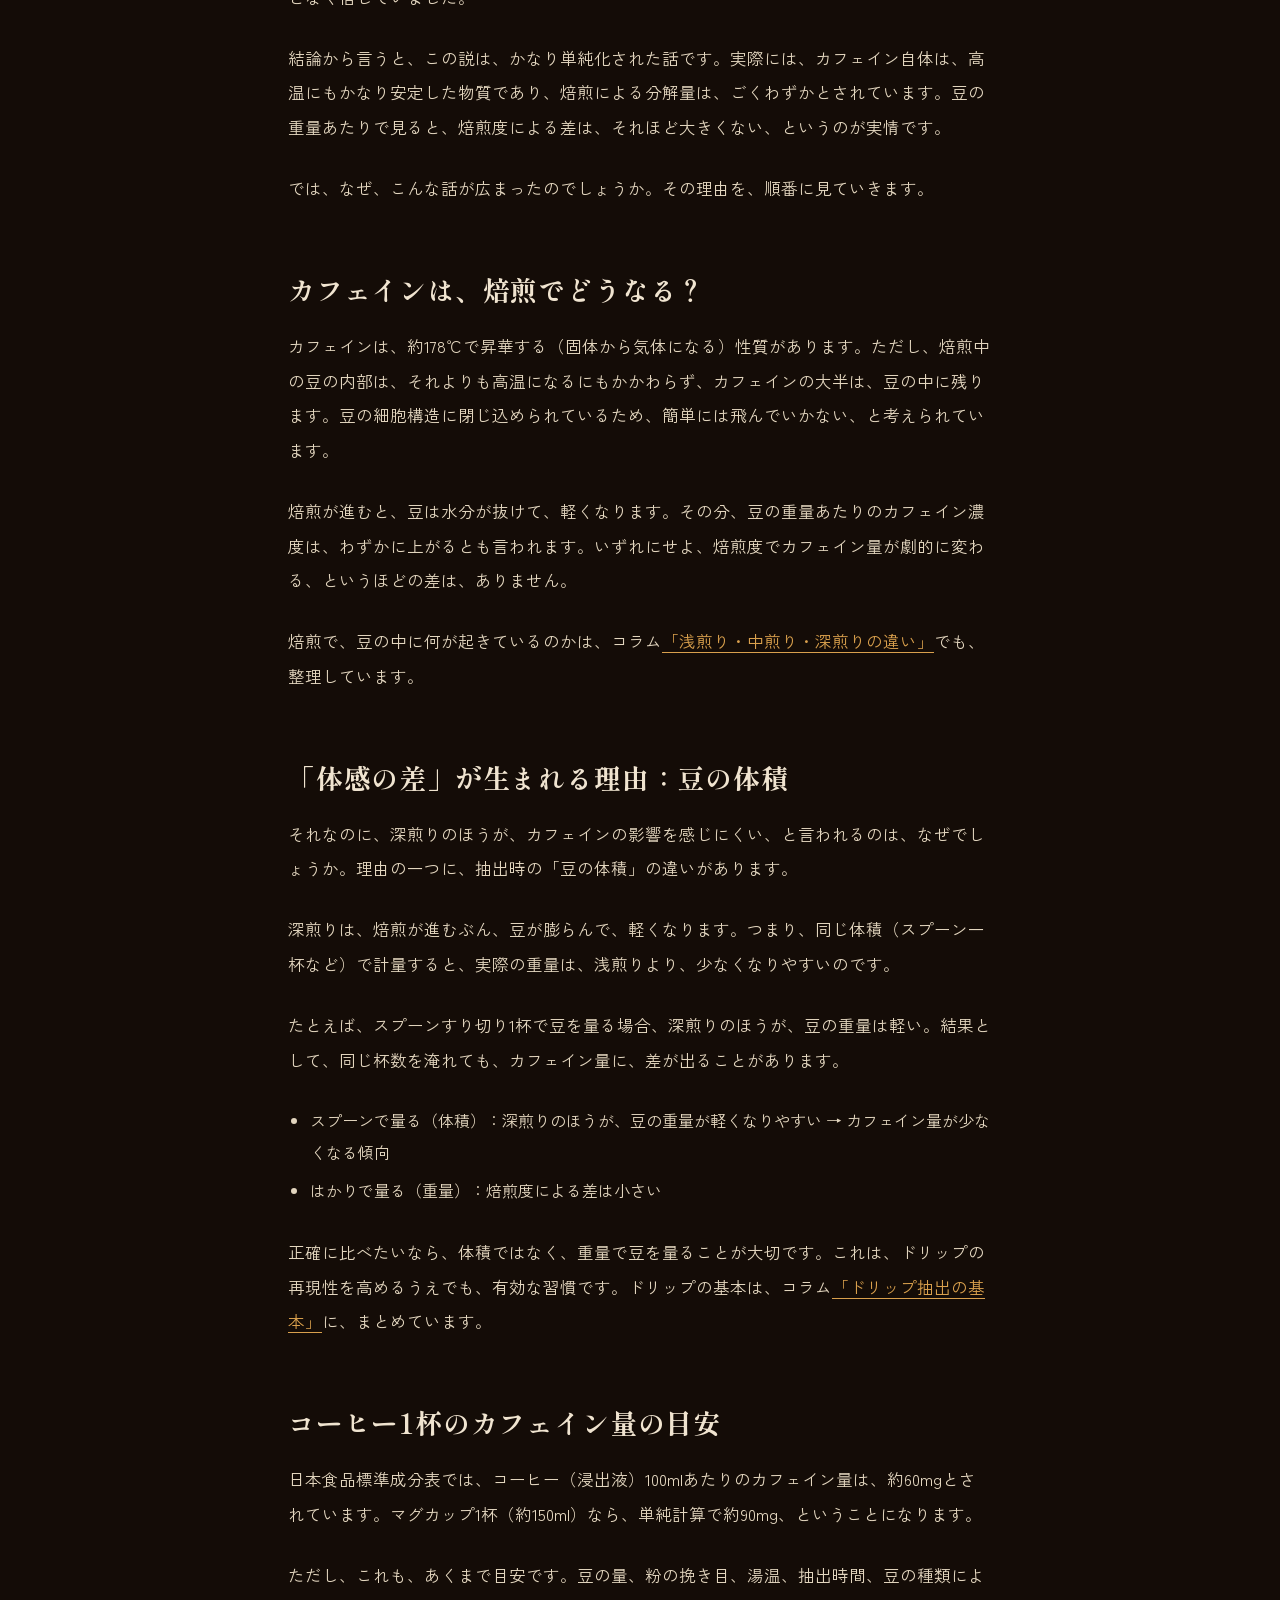
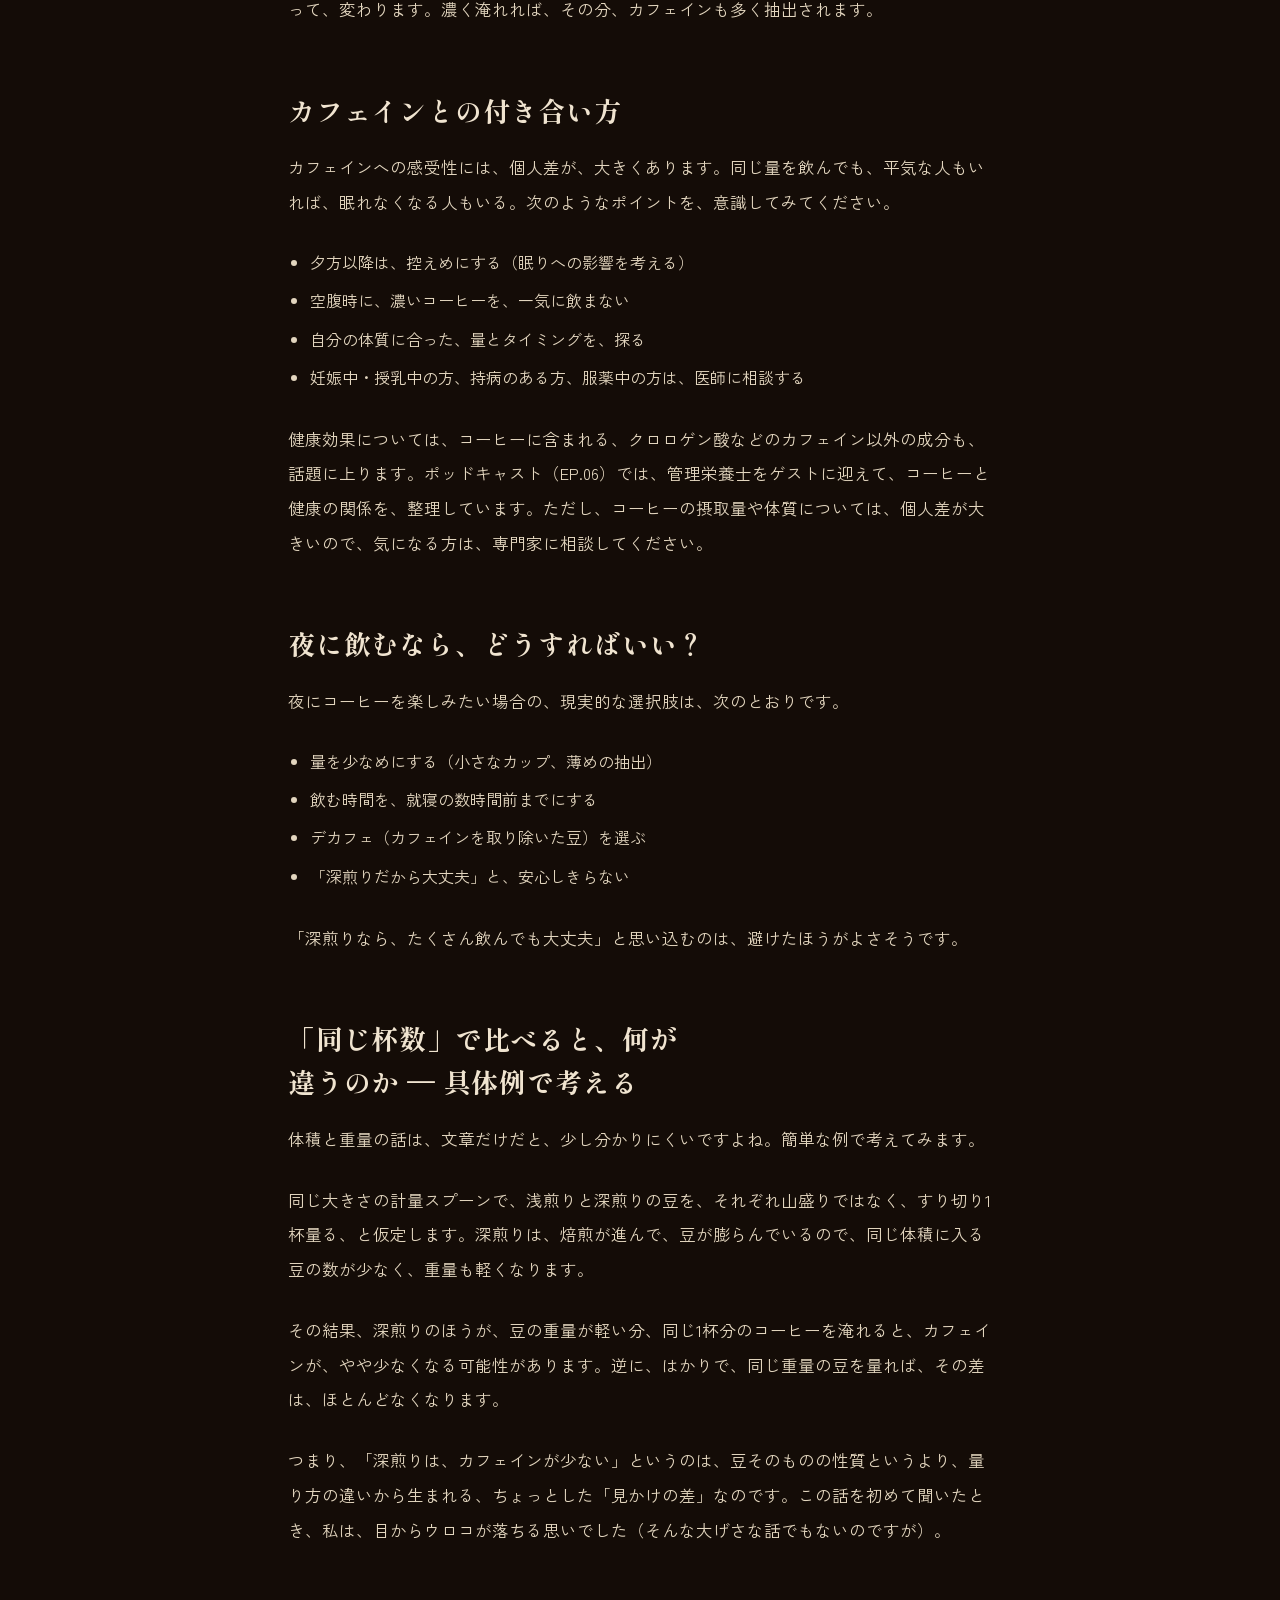
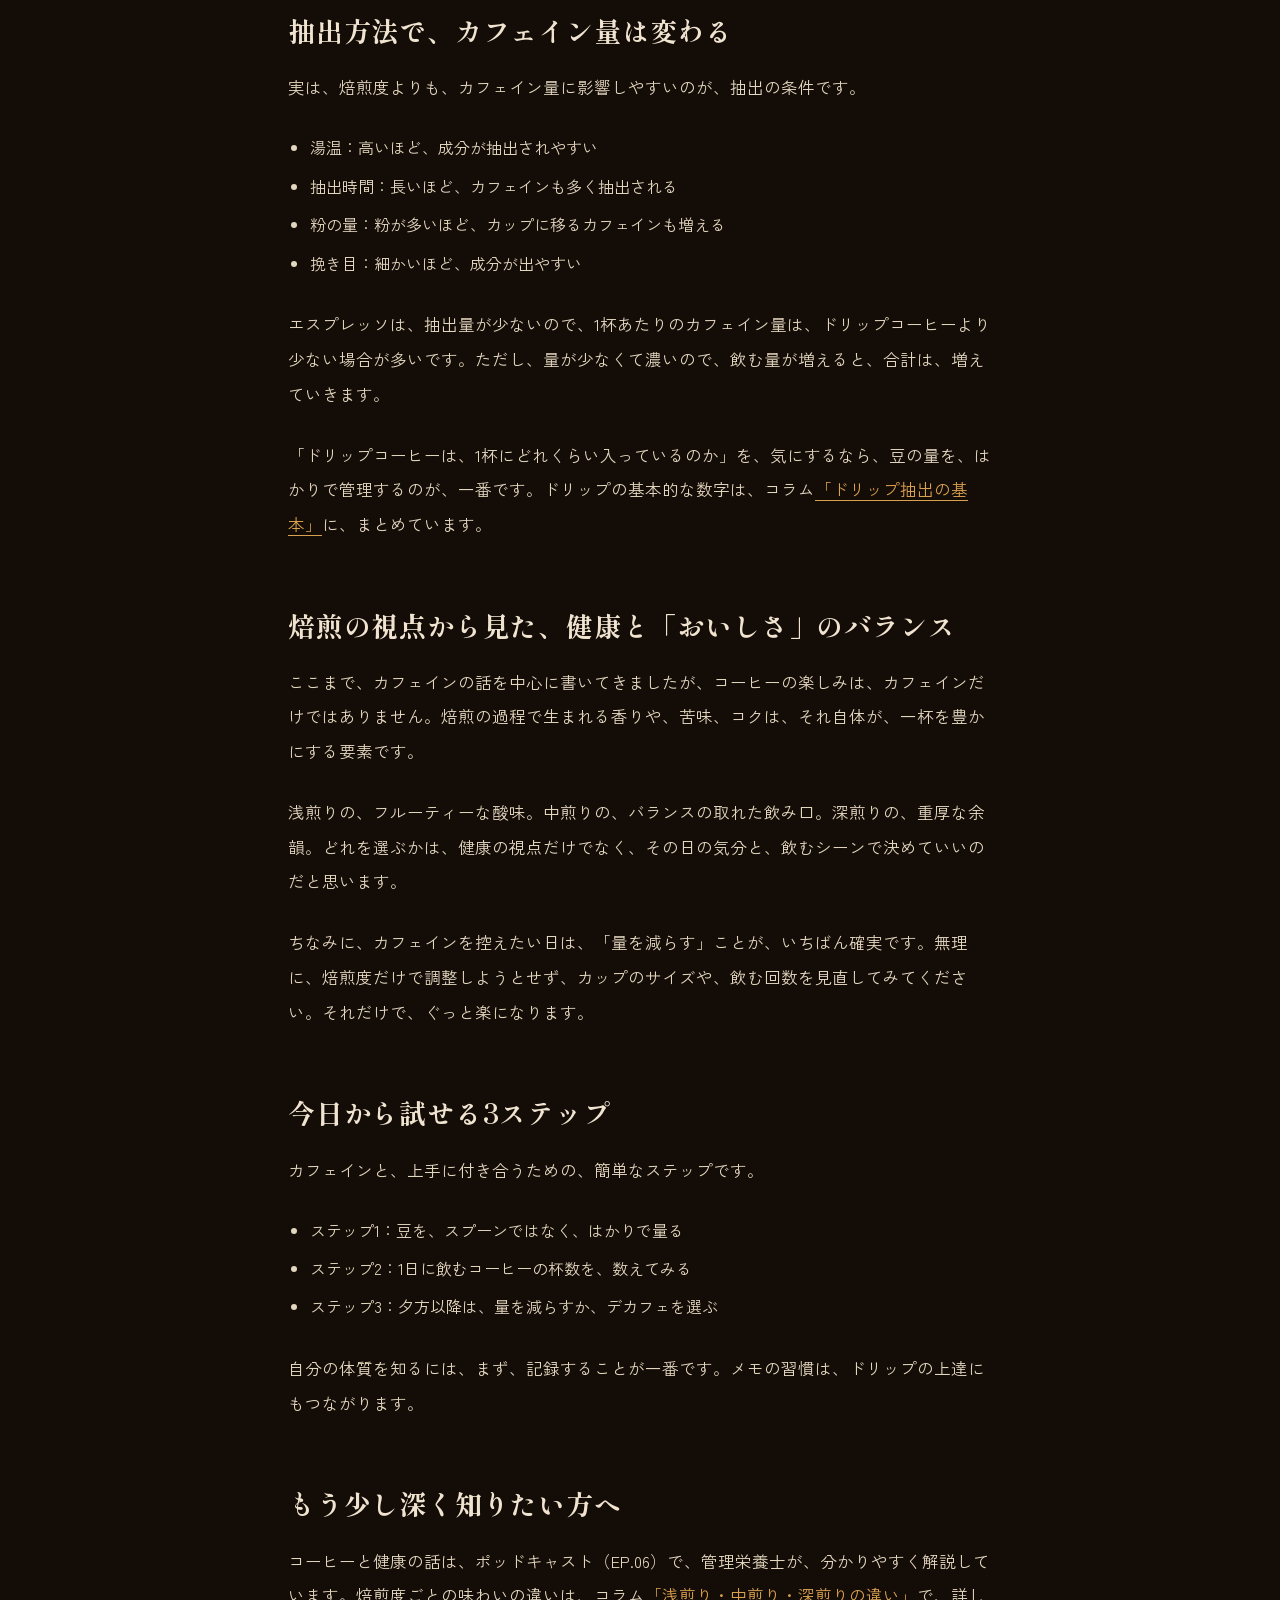
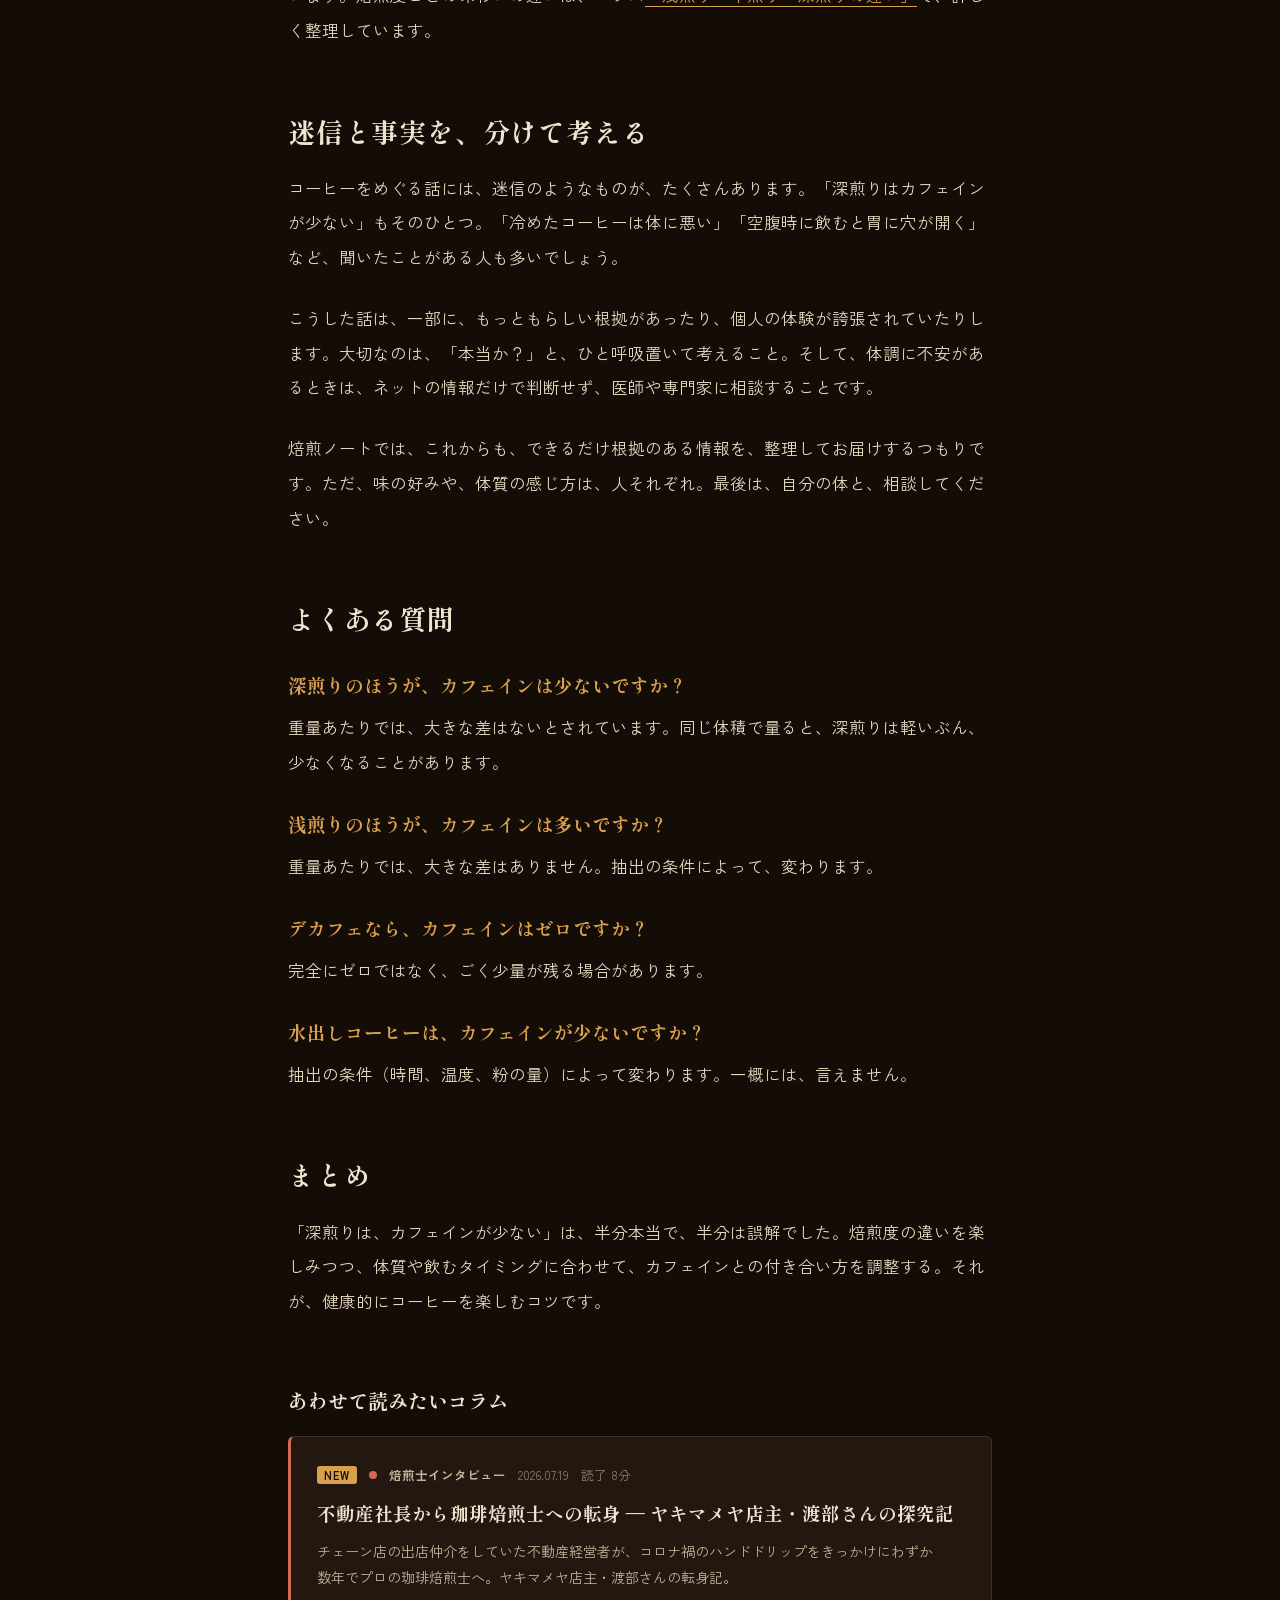
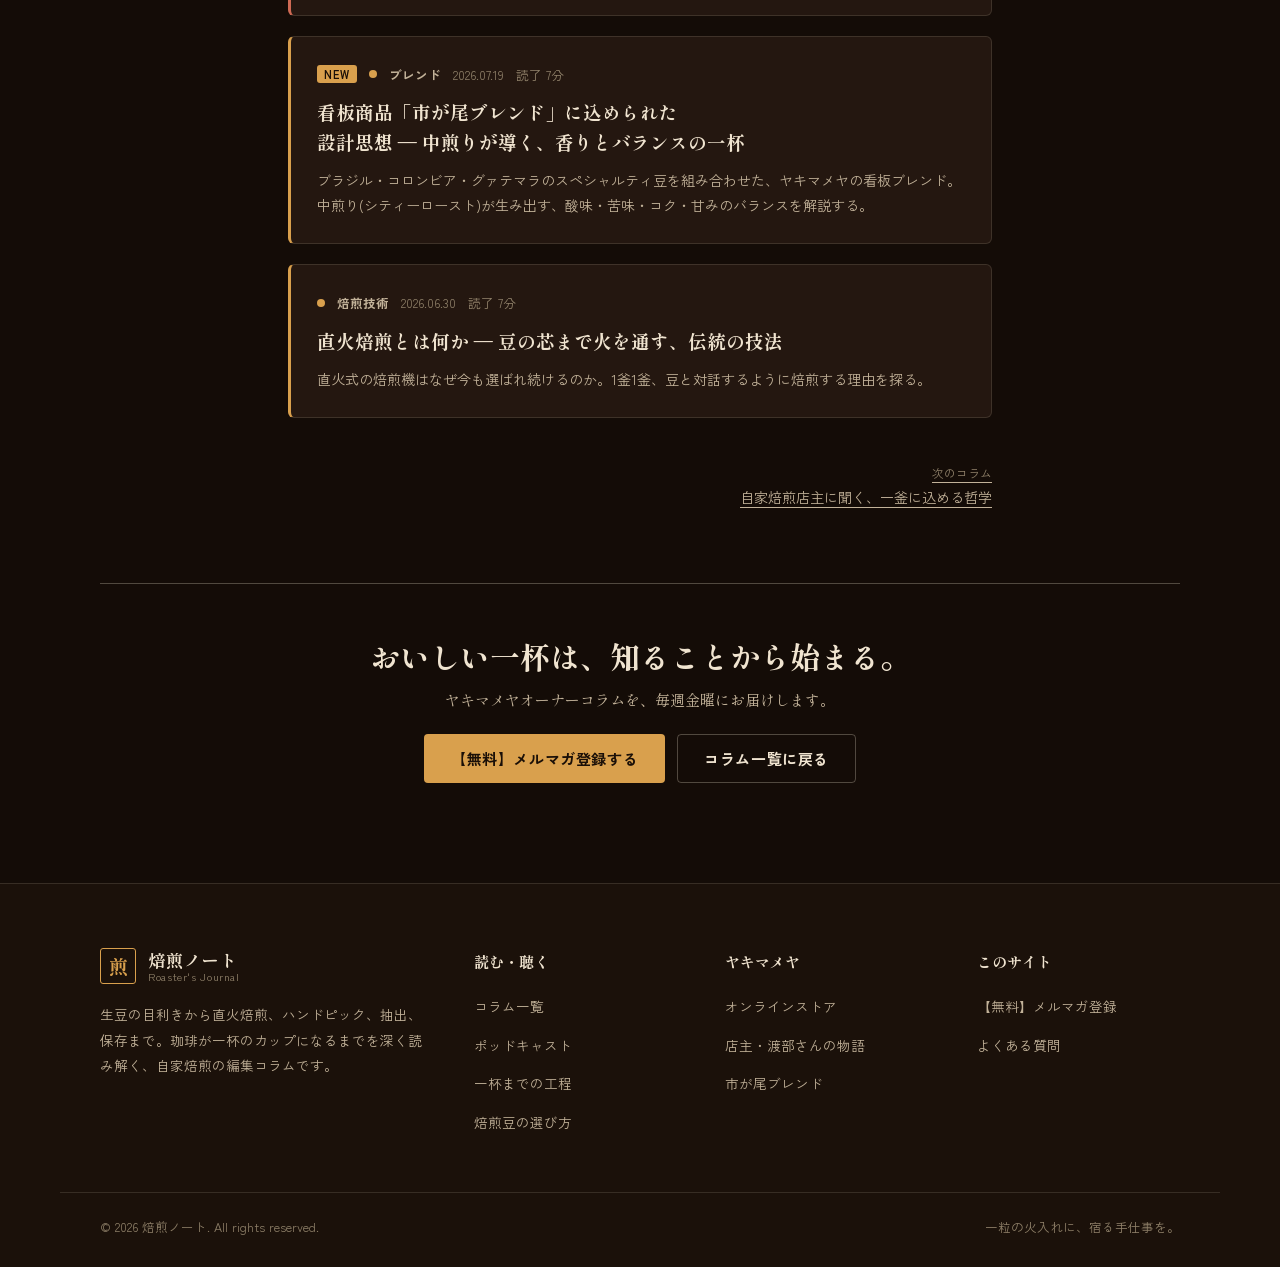
<file: column/caffeine-roast/index.html>
<!DOCTYPE html>
<html lang="ja">
<head>
<meta charset="UTF-8">
<meta name="viewport" content="width=device-width, initial-scale=1.0">
<title>焙煎度とカフェイン量の関係 ― 深煎りは本当にカフェインが少ないのか | 焙煎ノート</title>
<meta name="description" content="焙煎度によってカフェイン量がどう変化するのかを解説し、「深煎りはカフェインが少ない」という俗説の実態を検証する。">
<link rel="canonical" href="https://YOUR-DOMAIN.example/column/caffeine-roast/">
<meta property="og:type" content="article">
<meta property="og:title" content="焙煎度とカフェイン量の関係 ― 深煎りは本当にカフェインが少ないのか | 焙煎ノート">
<meta property="og:description" content="焙煎度によってカフェイン量がどう変化するのかを解説し、「深煎りはカフェインが少ない」という俗説の実態を検証する。">
<meta property="og:url" content="https://YOUR-DOMAIN.example/column/caffeine-roast/">
<meta property="og:site_name" content="焙煎ノート">
<meta name="twitter:card" content="summary">
<meta name="theme-color" content="#140c07">
<link rel="preconnect" href="https://fonts.googleapis.com"><link rel="preconnect" href="https://fonts.gstatic.com" crossorigin><link href="https://fonts.googleapis.com/css2?family=Shippori+Mincho+B1:wght@500;700&family=Zen+Kaku+Gothic+New:wght@400;500;700&display=swap" rel="stylesheet">
<link rel="stylesheet" href="../../assets/base.css">
<link rel="stylesheet" href="../../assets/article.css">
<meta name="keywords" content="深煎り カフェイン, 焙煎度 カフェイン量, コーヒー カフェイン 量, コーヒー 健康, カフェイン 摂り方"><script type="application/ld+json">{"@context": "https://schema.org", "@type": "Article", "headline": "焙煎度とカフェイン量の関係 ― 深煎りは本当にカフェインが少ないのか", "description": "焙煎度によってカフェイン量がどう変化するのかを解説し、「深煎りはカフェインが少ない」という俗説の実態を検証する。", "datePublished": "2026-04-28", "dateModified": "2026-04-28", "inLanguage": "ja", "articleSection": "健康効果", "mainEntityOfPage": "https://YOUR-DOMAIN.example/column/caffeine-roast/", "publisher": {"@type": "Organization", "name": "焙煎ノート", "logo": {"@type": "ImageObject", "url": "https://YOUR-DOMAIN.example/images/yakimameya-logo.png"}}, "wordCount": 3743, "keywords": "深煎り カフェイン, 焙煎度 カフェイン量, コーヒー カフェイン 量, コーヒー 健康, カフェイン 摂り方"}</script><script type="application/ld+json">{"@context": "https://schema.org", "@type": "FAQPage", "mainEntity": [{"@type": "Question", "name": "深煎りのほうが、カフェインは少ないですか？", "acceptedAnswer": {"@type": "Answer", "text": "重量あたりでは、大きな差はないとされています。同じ体積で量ると、深煎りは軽いぶん、少なくなることがあります。"}}, {"@type": "Question", "name": "浅煎りのほうが、カフェインは多いですか？", "acceptedAnswer": {"@type": "Answer", "text": "重量あたりでは、大きな差はありません。抽出の条件によって、変わります。"}}, {"@type": "Question", "name": "デカフェなら、カフェインはゼロですか？", "acceptedAnswer": {"@type": "Answer", "text": "完全にゼロではなく、ごく少量が残る場合があります。"}}, {"@type": "Question", "name": "水出しコーヒーは、カフェインが少ないですか？", "acceptedAnswer": {"@type": "Answer", "text": "抽出の条件（時間、温度、粉の量）によって変わります。一概には、言えません。"}}]}</script>
</head>
<body>
<header class="hd" id="top">
  <div class="hd__in">
    <a class="logo" href="../../index.html" aria-label="焙煎ノート トップへ">
      <span class="logo__mark">煎</span>
      <span class="logo__txt"><b>焙煎ノート</b><small>Roaster's Journal</small></span>
    </a>
    <nav class="hd__nav" id="hdNav" aria-label="メインメニュー"><a href="../../index.html#concept">コンセプト</a><a href="../../index.html#journey">一杯までの工程</a><a href="../../index.html#story">店主の物語</a><a href="../../index.html#columns">コラム</a><a href="../../index.html#podcast">ポッドキャスト</a><a href="../../index.html#asmr">焙煎ASMR</a><a href="../../index.html#guide">選び方</a><a href="../../index.html#faq">よくある質問</a></nav>
    <div class="hd__cta">
      <a class="btn btn--ghost btn--sm hd__store" href="https://yakimameya.base.shop/" target="_blank" rel="noopener noreferrer">オンラインストア</a>
      <a class="btn btn--gold btn--sm" href="../../index.html#cta">【無料】メルマガ登録</a>
      <button class="hd__burger" id="hdBurger" aria-expanded="false" aria-controls="hdNav" aria-label="メニューを開く"><span></span><span></span><span></span></button>
    </div>
  </div>
</header>
<main class="pg"><div class="wrap">
  <nav class="crumb" aria-label="パンくず"><a href="../../index.html">ホーム</a> / <a href="../index.html">コラム</a> / 健康効果</nav>
  <article class="art" style="--c:var(--sage)">
    <div class="art__meta"><span class="catdot"></span><span class="cat">健康効果</span><span>2026.04.28</span><span>読了 7分</span></div>
    <h1>焙煎度とカフェイン量の関係 ― 深煎りは本当にカフェインが少ないのか</h1>
    <p class="lead">「深煎りはカフェインが少ない」という説はどこまで本当なのか。焙煎とカフェイン量の関係を整理する。</p>
    
    <div class="art__body"><aside class="callout"><b>この記事の要点</b><p>先に結論。「深煎りはカフェインが少ない」という説は、半分だけ本当です。カフェインは高温に強い物質で、焙煎による分解はごくわずか。重量あたりで見れば、焙煎度による差は大きくありません。ただし、スプーンなど「同じ体積」で量ると、深煎りは豆が軽いぶん、カフェイン量が少なくなりやすい、という違いは生まれます。</p></aside>
<nav class="toc" aria-label="この記事の目次"><b>この記事の目次</b><ol><li><a href="#s1">「深煎りはカフェインが少ない」は本当か？</a></li><li><a href="#s2">カフェインは、焙煎でどうなる？</a></li><li><a href="#s3">「体感の差」が生まれる理由：豆の体積</a></li><li><a href="#s4">コーヒー1杯のカフェイン量の目安</a></li><li><a href="#s5">カフェインとの付き合い方</a></li><li><a href="#s6">夜に飲むなら、どうすればいい？</a></li><li><a href="#s7">「同じ杯数」で比べると、何が違うのか ― 具体例で考える</a></li><li><a href="#s8">抽出方法で、カフェイン量は変わる</a></li><li><a href="#s9">焙煎の視点から見た、健康と「おいしさ」のバランス</a></li><li><a href="#s10">今日から試せる3ステップ</a></li><li><a href="#s11">もう少し深く知りたい方へ</a></li><li><a href="#s12">迷信と事実を、分けて考える</a></li><li><a href="#s13">よくある質問</a></li><li><a href="#s14">まとめ</a></li></ol></nav>
<h2 id="s1">「深煎りはカフェインが少ない」は本当か？</h2>
<p>「深煎りにすると、カフェインが飛んで、少なくなる」。コーヒー好きの間では、よく聞く話です。夜にコーヒーを飲むなら、深煎りを選ぶ、という人もいます。私も、以前は、なんとなく信じていました。</p>
<p>結論から言うと、この説は、かなり単純化された話です。実際には、カフェイン自体は、高温にもかなり安定した物質であり、焙煎による分解量は、ごくわずかとされています。豆の重量あたりで見ると、焙煎度による差は、それほど大きくない、というのが実情です。</p>
<p>では、なぜ、こんな話が広まったのでしょうか。その理由を、順番に見ていきます。</p>
<h2 id="s2">カフェインは、焙煎でどうなる？</h2>
<p>カフェインは、約178℃で昇華する（固体から気体になる）性質があります。ただし、焙煎中の豆の内部は、それよりも高温になるにもかかわらず、カフェインの大半は、豆の中に残ります。豆の細胞構造に閉じ込められているため、簡単には飛んでいかない、と考えられています。</p>
<p>焙煎が進むと、豆は水分が抜けて、軽くなります。その分、豆の重量あたりのカフェイン濃度は、わずかに上がるとも言われます。いずれにせよ、焙煎度でカフェイン量が劇的に変わる、というほどの差は、ありません。</p>
<p>焙煎で、豆の中に何が起きているのかは、コラム<a href="../../column/roast-level/index.html">「浅煎り・中煎り・深煎りの違い」</a>でも、整理しています。</p>
<h2 id="s3">「体感の差」が生まれる理由：豆の体積</h2>
<p>それなのに、深煎りのほうが、カフェインの影響を感じにくい、と言われるのは、なぜでしょうか。理由の一つに、抽出時の「豆の体積」の違いがあります。</p>
<p>深煎りは、焙煎が進むぶん、豆が膨らんで、軽くなります。つまり、同じ体積（スプーン一杯など）で計量すると、実際の重量は、浅煎りより、少なくなりやすいのです。</p>
<p>たとえば、スプーンすり切り1杯で豆を量る場合、深煎りのほうが、豆の重量は軽い。結果として、同じ杯数を淹れても、カフェイン量に、差が出ることがあります。</p>
<ul><li>スプーンで量る（体積）：深煎りのほうが、豆の重量が軽くなりやすい → カフェイン量が少なくなる傾向</li><li>はかりで量る（重量）：焙煎度による差は小さい</li></ul>
<p>正確に比べたいなら、体積ではなく、重量で豆を量ることが大切です。これは、ドリップの再現性を高めるうえでも、有効な習慣です。ドリップの基本は、コラム<a href="../../column/drip-basics/index.html">「ドリップ抽出の基本」</a>に、まとめています。</p>
<h2 id="s4">コーヒー1杯のカフェイン量の目安</h2>
<p>日本食品標準成分表では、コーヒー（浸出液）100mlあたりのカフェイン量は、約60mgとされています。マグカップ1杯（約150ml）なら、単純計算で約90mg、ということになります。</p>
<p>ただし、これも、あくまで目安です。豆の量、粉の挽き目、湯温、抽出時間、豆の種類によって、変わります。濃く淹れれば、その分、カフェインも多く抽出されます。</p>
<h2 id="s5">カフェインとの付き合い方</h2>
<p>カフェインへの感受性には、個人差が、大きくあります。同じ量を飲んでも、平気な人もいれば、眠れなくなる人もいる。次のようなポイントを、意識してみてください。</p>
<ul><li>夕方以降は、控えめにする（眠りへの影響を考える）</li><li>空腹時に、濃いコーヒーを、一気に飲まない</li><li>自分の体質に合った、量とタイミングを、探る</li><li>妊娠中・授乳中の方、持病のある方、服薬中の方は、医師に相談する</li></ul>
<p>健康効果については、コーヒーに含まれる、クロロゲン酸などのカフェイン以外の成分も、話題に上ります。ポッドキャスト（EP.06）では、管理栄養士をゲストに迎えて、コーヒーと健康の関係を、整理しています。ただし、コーヒーの摂取量や体質については、個人差が大きいので、気になる方は、専門家に相談してください。</p>
<h2 id="s6">夜に飲むなら、どうすればいい？</h2>
<p>夜にコーヒーを楽しみたい場合の、現実的な選択肢は、次のとおりです。</p>
<ul><li>量を少なめにする（小さなカップ、薄めの抽出）</li><li>飲む時間を、就寝の数時間前までにする</li><li>デカフェ（カフェインを取り除いた豆）を選ぶ</li><li>「深煎りだから大丈夫」と、安心しきらない</li></ul>
<p>「深煎りなら、たくさん飲んでも大丈夫」と思い込むのは、避けたほうがよさそうです。</p>
<h2 id="s7">「同じ杯数」で比べると、何が違うのか ― 具体例で考える</h2>
<p>体積と重量の話は、文章だけだと、少し分かりにくいですよね。簡単な例で考えてみます。</p>
<p>同じ大きさの計量スプーンで、浅煎りと深煎りの豆を、それぞれ山盛りではなく、すり切り1杯量る、と仮定します。深煎りは、焙煎が進んで、豆が膨らんでいるので、同じ体積に入る豆の数が少なく、重量も軽くなります。</p>
<p>その結果、深煎りのほうが、豆の重量が軽い分、同じ1杯分のコーヒーを淹れると、カフェインが、やや少なくなる可能性があります。逆に、はかりで、同じ重量の豆を量れば、その差は、ほとんどなくなります。</p>
<p>つまり、「深煎りは、カフェインが少ない」というのは、豆そのものの性質というより、量り方の違いから生まれる、ちょっとした「見かけの差」なのです。この話を初めて聞いたとき、私は、目からウロコが落ちる思いでした（そんな大げさな話でもないのですが）。</p>
<h2 id="s8">抽出方法で、カフェイン量は変わる</h2>
<p>実は、焙煎度よりも、カフェイン量に影響しやすいのが、抽出の条件です。</p>
<ul><li>湯温：高いほど、成分が抽出されやすい</li><li>抽出時間：長いほど、カフェインも多く抽出される</li><li>粉の量：粉が多いほど、カップに移るカフェインも増える</li><li>挽き目：細かいほど、成分が出やすい</li></ul>
<p>エスプレッソは、抽出量が少ないので、1杯あたりのカフェイン量は、ドリップコーヒーより少ない場合が多いです。ただし、量が少なくて濃いので、飲む量が増えると、合計は、増えていきます。</p>
<p>「ドリップコーヒーは、1杯にどれくらい入っているのか」を、気にするなら、豆の量を、はかりで管理するのが、一番です。ドリップの基本的な数字は、コラム<a href="../../column/drip-basics/index.html">「ドリップ抽出の基本」</a>に、まとめています。</p>
<h2 id="s9">焙煎の視点から見た、健康と「おいしさ」のバランス</h2>
<p>ここまで、カフェインの話を中心に書いてきましたが、コーヒーの楽しみは、カフェインだけではありません。焙煎の過程で生まれる香りや、苦味、コクは、それ自体が、一杯を豊かにする要素です。</p>
<p>浅煎りの、フルーティーな酸味。中煎りの、バランスの取れた飲み口。深煎りの、重厚な余韻。どれを選ぶかは、健康の視点だけでなく、その日の気分と、飲むシーンで決めていいのだと思います。</p>
<p>ちなみに、カフェインを控えたい日は、「量を減らす」ことが、いちばん確実です。無理に、焙煎度だけで調整しようとせず、カップのサイズや、飲む回数を見直してみてください。それだけで、ぐっと楽になります。</p>
<h2 id="s10">今日から試せる3ステップ</h2>
<p>カフェインと、上手に付き合うための、簡単なステップです。</p>
<ul><li>ステップ1：豆を、スプーンではなく、はかりで量る</li><li>ステップ2：1日に飲むコーヒーの杯数を、数えてみる</li><li>ステップ3：夕方以降は、量を減らすか、デカフェを選ぶ</li></ul>
<p>自分の体質を知るには、まず、記録することが一番です。メモの習慣は、ドリップの上達にもつながります。</p>
<h2 id="s11">もう少し深く知りたい方へ</h2>
<p>コーヒーと健康の話は、ポッドキャスト（EP.06）で、管理栄養士が、分かりやすく解説しています。焙煎度ごとの味わいの違いは、コラム<a href="../../column/roast-level/index.html">「浅煎り・中煎り・深煎りの違い」</a>で、詳しく整理しています。</p>
<h2 id="s12">迷信と事実を、分けて考える</h2>
<p>コーヒーをめぐる話には、迷信のようなものが、たくさんあります。「深煎りはカフェインが少ない」もそのひとつ。「冷めたコーヒーは体に悪い」「空腹時に飲むと胃に穴が開く」など、聞いたことがある人も多いでしょう。</p>
<p>こうした話は、一部に、もっともらしい根拠があったり、個人の体験が誇張されていたりします。大切なのは、「本当か？」と、ひと呼吸置いて考えること。そして、体調に不安があるときは、ネットの情報だけで判断せず、医師や専門家に相談することです。</p>
<p>焙煎ノートでは、これからも、できるだけ根拠のある情報を、整理してお届けするつもりです。ただ、味の好みや、体質の感じ方は、人それぞれ。最後は、自分の体と、相談してください。</p>
<h2 id="s13">よくある質問</h2>
<h3>深煎りのほうが、カフェインは少ないですか？</h3>
<p>重量あたりでは、大きな差はないとされています。同じ体積で量ると、深煎りは軽いぶん、少なくなることがあります。</p>
<h3>浅煎りのほうが、カフェインは多いですか？</h3>
<p>重量あたりでは、大きな差はありません。抽出の条件によって、変わります。</p>
<h3>デカフェなら、カフェインはゼロですか？</h3>
<p>完全にゼロではなく、ごく少量が残る場合があります。</p>
<h3>水出しコーヒーは、カフェインが少ないですか？</h3>
<p>抽出の条件（時間、温度、粉の量）によって変わります。一概には、言えません。</p>
<h2 id="s14">まとめ</h2>
<p>「深煎りは、カフェインが少ない」は、半分本当で、半分は誤解でした。焙煎度の違いを楽しみつつ、体質や飲むタイミングに合わせて、カフェインとの付き合い方を調整する。それが、健康的にコーヒーを楽しむコツです。</p></div>
  </article>
  <section class="rel"><h2>あわせて読みたいコラム</h2><div class="cgrid"><a class="ccard" style="--c:var(--wine)" data-cat="焙煎士インタビュー" href="../../column/watanabe-story-blueprints-to-beans/index.html">
  <span class="ccard__body">
    <span class="ccard__meta"><span class="new">NEW</span><span class="catdot"></span><span class="ccard__cat">焙煎士インタビュー</span><span>2026.07.19</span><span>読了 8分</span></span>
    <h3 class="ccard__title">不動産社長から珈琲焙煎士への転身 ― ヤキマメヤ店主・渡部さんの探究記</h3>
    <p class="ccard__ex">チェーン店の出店仲介をしていた不動産経営者が、コロナ禍のハンドドリップをきっかけにわずか数年でプロの珈琲焙煎士へ。ヤキマメヤ店主・渡部さんの転身記。</p>
  </span>
</a><a class="ccard" style="--c:var(--gold)" data-cat="ブレンド" href="../../column/ichigao-blend-signature/index.html">
  <span class="ccard__body">
    <span class="ccard__meta"><span class="new">NEW</span><span class="catdot"></span><span class="ccard__cat">ブレンド</span><span>2026.07.19</span><span>読了 7分</span></span>
    <h3 class="ccard__title">看板商品「市が尾ブレンド」に込められた設計思想 ― 中煎りが導く、香りとバランスの一杯</h3>
    <p class="ccard__ex">ブラジル・コロンビア・グァテマラのスペシャルティ豆を組み合わせた、ヤキマメヤの看板ブレンド。中煎り(シティーロースト)が生み出す、酸味・苦味・コク・甘みのバランスを解説する。</p>
  </span>
</a><a class="ccard" style="--c:var(--gold)" data-cat="焙煎技術" href="../../column/direct-fire/index.html">
  <span class="ccard__body">
    <span class="ccard__meta"><span class="catdot"></span><span class="ccard__cat">焙煎技術</span><span>2026.06.30</span><span>読了 7分</span></span>
    <h3 class="ccard__title">直火焙煎とは何か ― 豆の芯まで火を通す、伝統の技法</h3>
    <p class="ccard__ex">直火式の焙煎機はなぜ今も選ばれ続けるのか。1釜1釜、豆と対話するように焙煎する理由を探る。</p>
  </span>
</a></div></section>
  <div class="pn"><span></span><a href="../roaster-interview/index.html" style="text-align:right"><small>次のコラム</small>自家焙煎店主に聞く、一釜に込める哲学</a></div>
  <div class="cta-band">
    <h2>おいしい一杯は、知ることから始まる。<br><small style="display:block;margin-top:8px;font-size:15px;font-weight:400;color:var(--ink2)">ヤキマメヤオーナーコラムを、毎週金曜にお届けします。</small></h2>
    <a class="btn btn--gold" href="../../index.html#cta">【無料】メルマガ登録する</a>
    <a class="btn btn--ghost" href="../index.html">コラム一覧に戻る</a>
  </div>
</div></main>
<footer class="ft">
  <div class="wrap ft__grid">
    <div>
      <a class="logo" href="../../index.html#top"><span class="logo__mark">煎</span><span class="logo__txt"><b>焙煎ノート</b><small>Roaster's Journal</small></span></a>
      <p class="ft__desc">生豆の目利きから直火焙煎、ハンドピック、抽出、保存まで。珈琲が一杯のカップになるまでを深く読み解く、自家焙煎の編集コラムです。</p>
    </div>
    <div>
      <h4>読む・聴く</h4>
      <ul>
        <li><a href="../../column/index.html">コラム一覧</a></li>
        <li><a href="../../index.html#podcast">ポッドキャスト</a></li>
        <li><a href="../../index.html#journey">一杯までの工程</a></li>
        <li><a href="../../index.html#guide">焙煎豆の選び方</a></li>
      </ul>
    </div>
    <div>
      <h4>ヤキマメヤ</h4>
      <ul>
        <li><a href="https://yakimameya.base.shop/" target="_blank" rel="noopener noreferrer">オンラインストア</a></li>
        <li><a href="../../index.html#story">店主・渡部さんの物語</a></li>
        <li><a href="../../index.html#shop">市が尾ブレンド</a></li>
      </ul>
    </div>
    <div>
      <h4>このサイト</h4>
      <ul>
        <li><a href="../../index.html#cta">【無料】メルマガ登録</a></li>
        <li><a href="../../index.html#faq">よくある質問</a></li>
      </ul>
    </div>
  </div>
  <div class="wrap ft__bottom"><span>© 2026 焙煎ノート. All rights reserved.</span><span>一粒の火入れに、宿る手仕事を。</span></div>
</footer>
<script>(function(){var b=document.getElementById('hdBurger'),n=document.getElementById('hdNav');if(!b||!n)return;
function set(o){n.classList.toggle('open',o);b.setAttribute('aria-expanded',o);b.setAttribute('aria-label',o?'メニューを閉じる':'メニューを開く')}
b.addEventListener('click',function(){set(!n.classList.contains('open'))});
n.addEventListener('click',function(ev){if(ev.target.tagName==='A')set(false)});
document.addEventListener('keydown',function(ev){if(ev.key==='Escape')set(false)})})();</script>
</body>
</html>
</file>
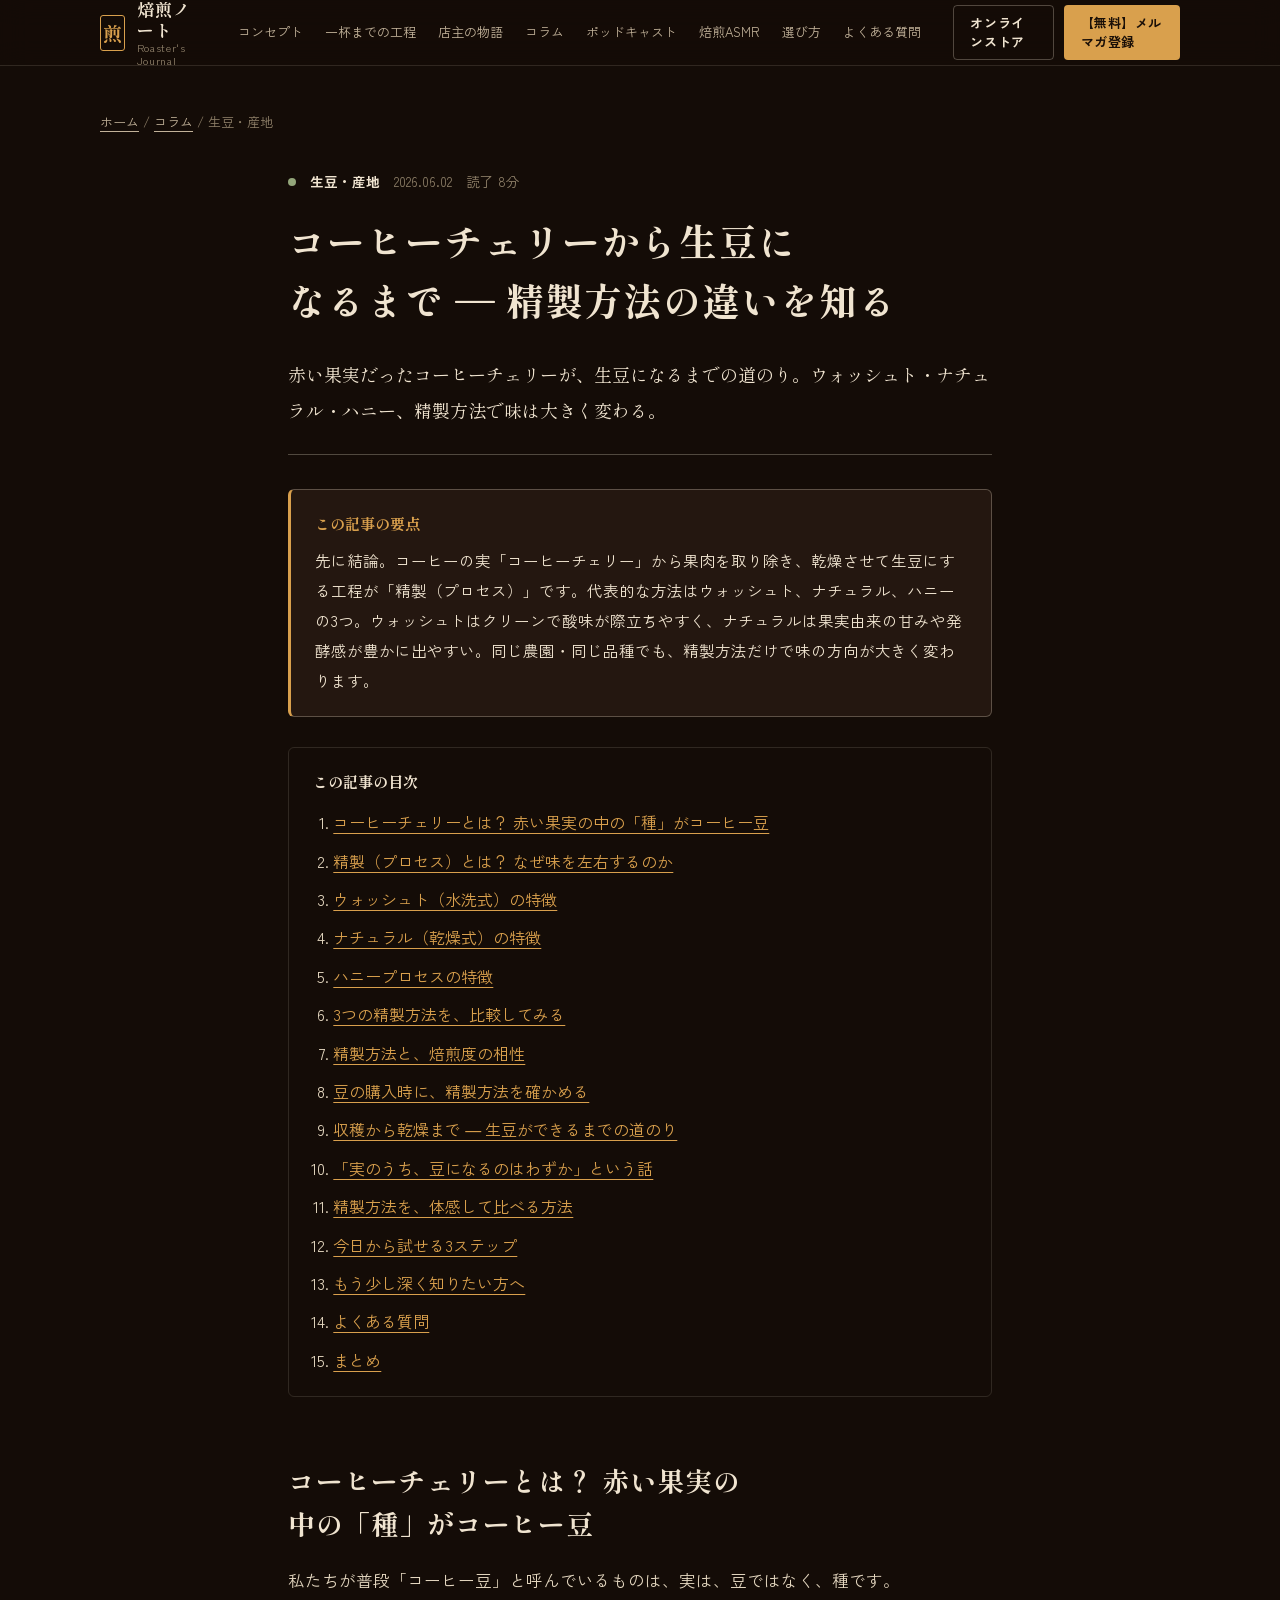
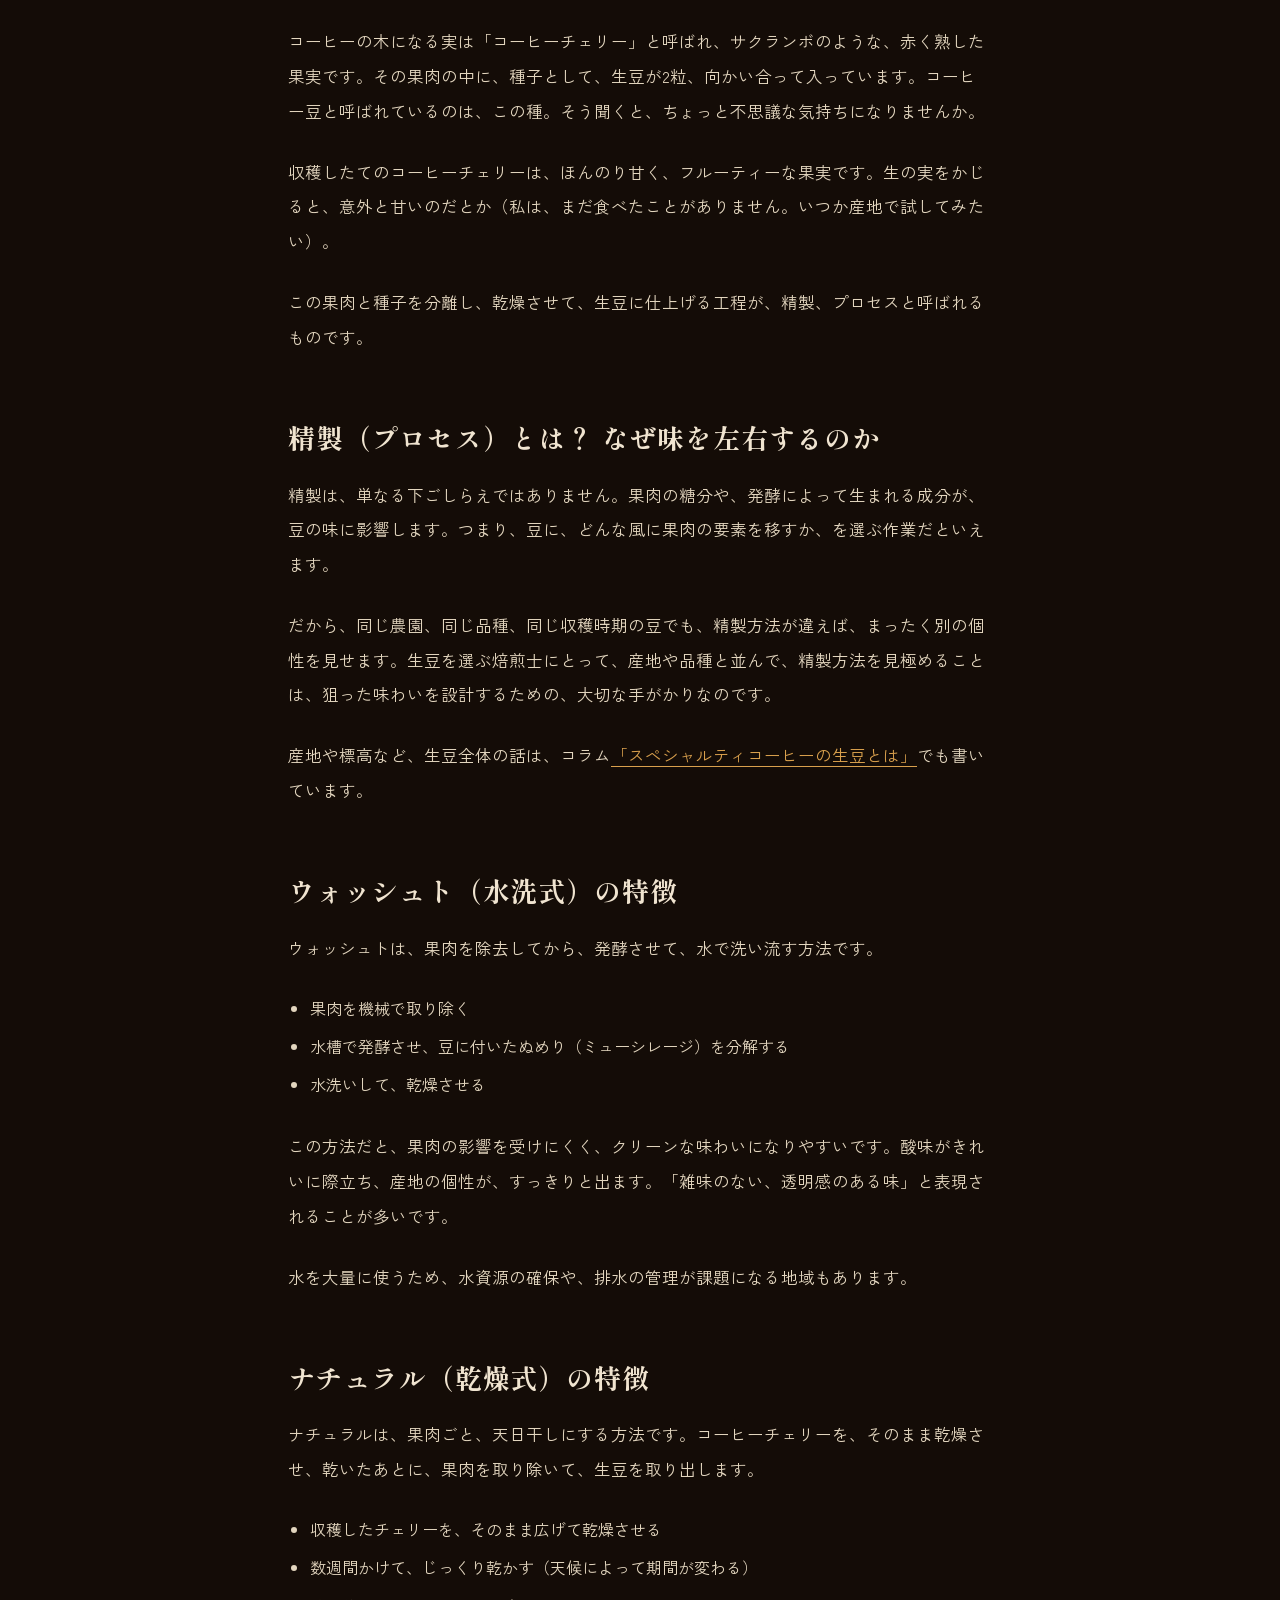
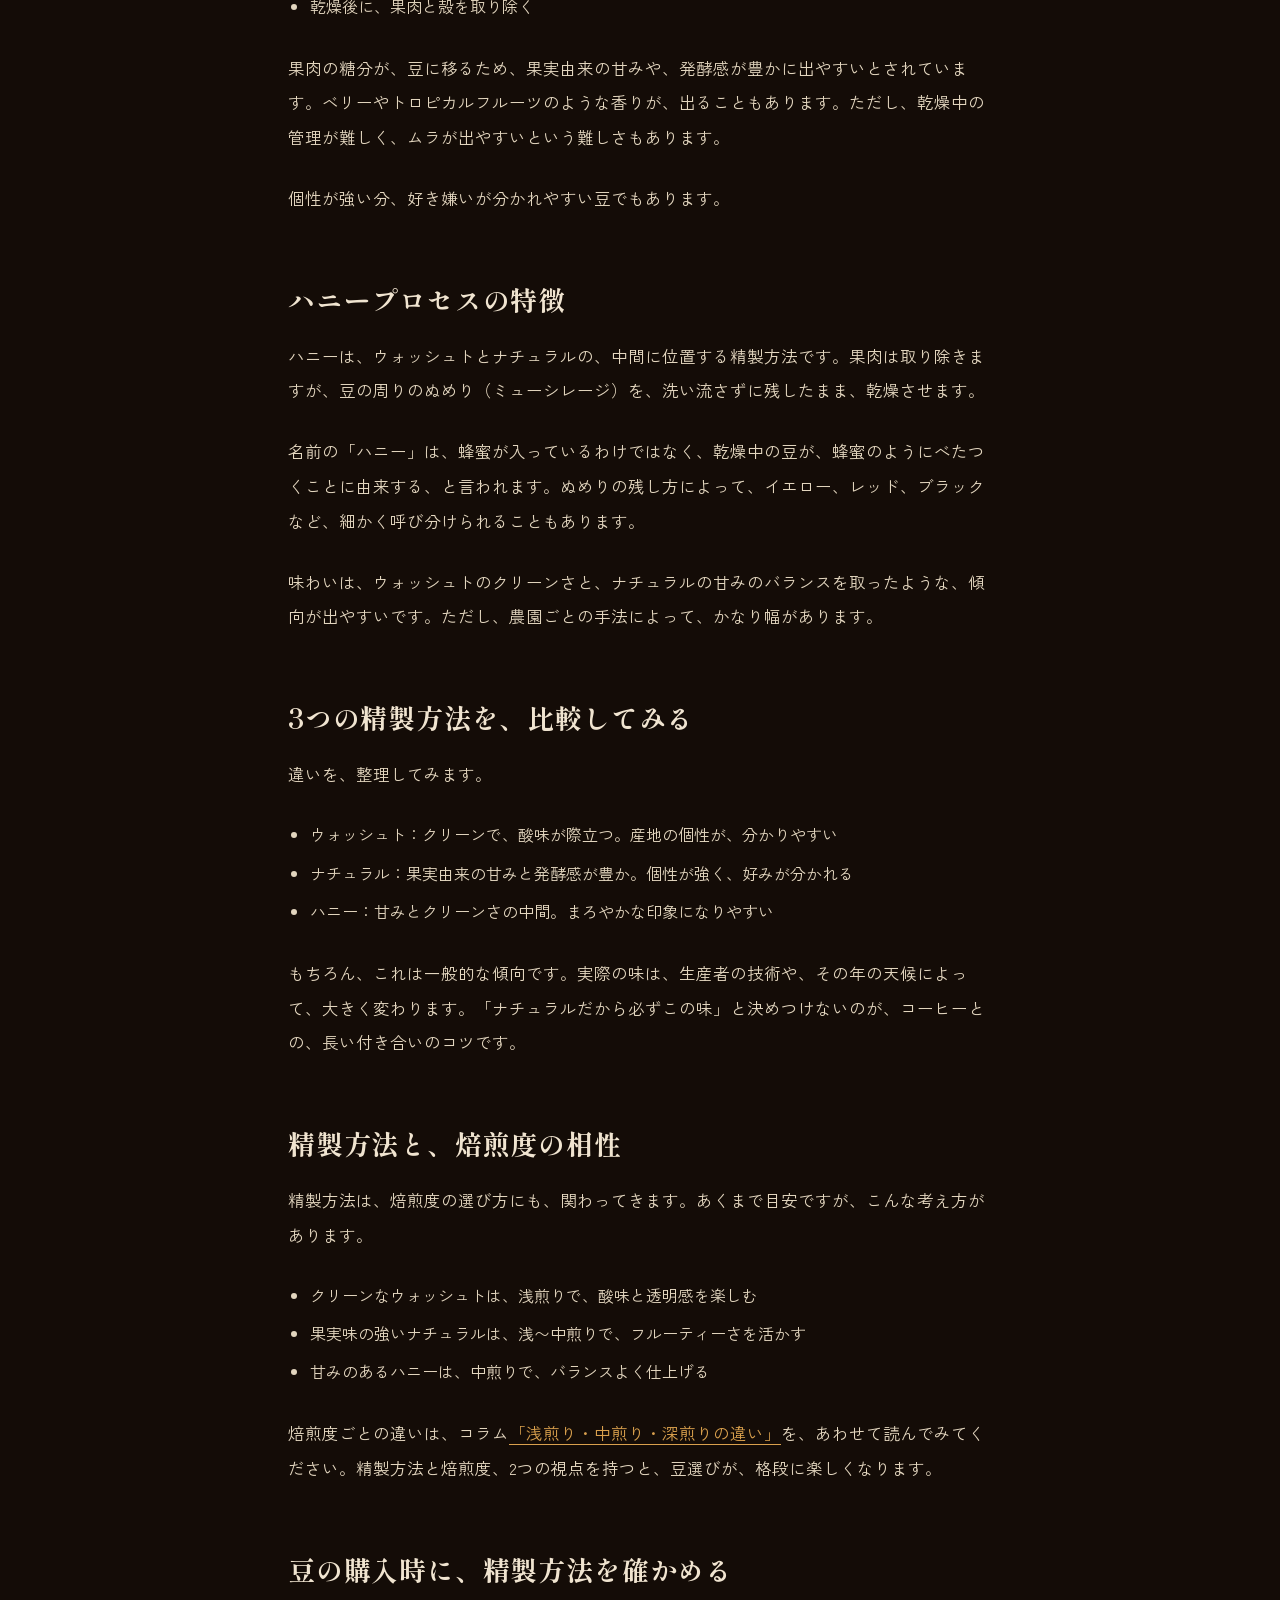
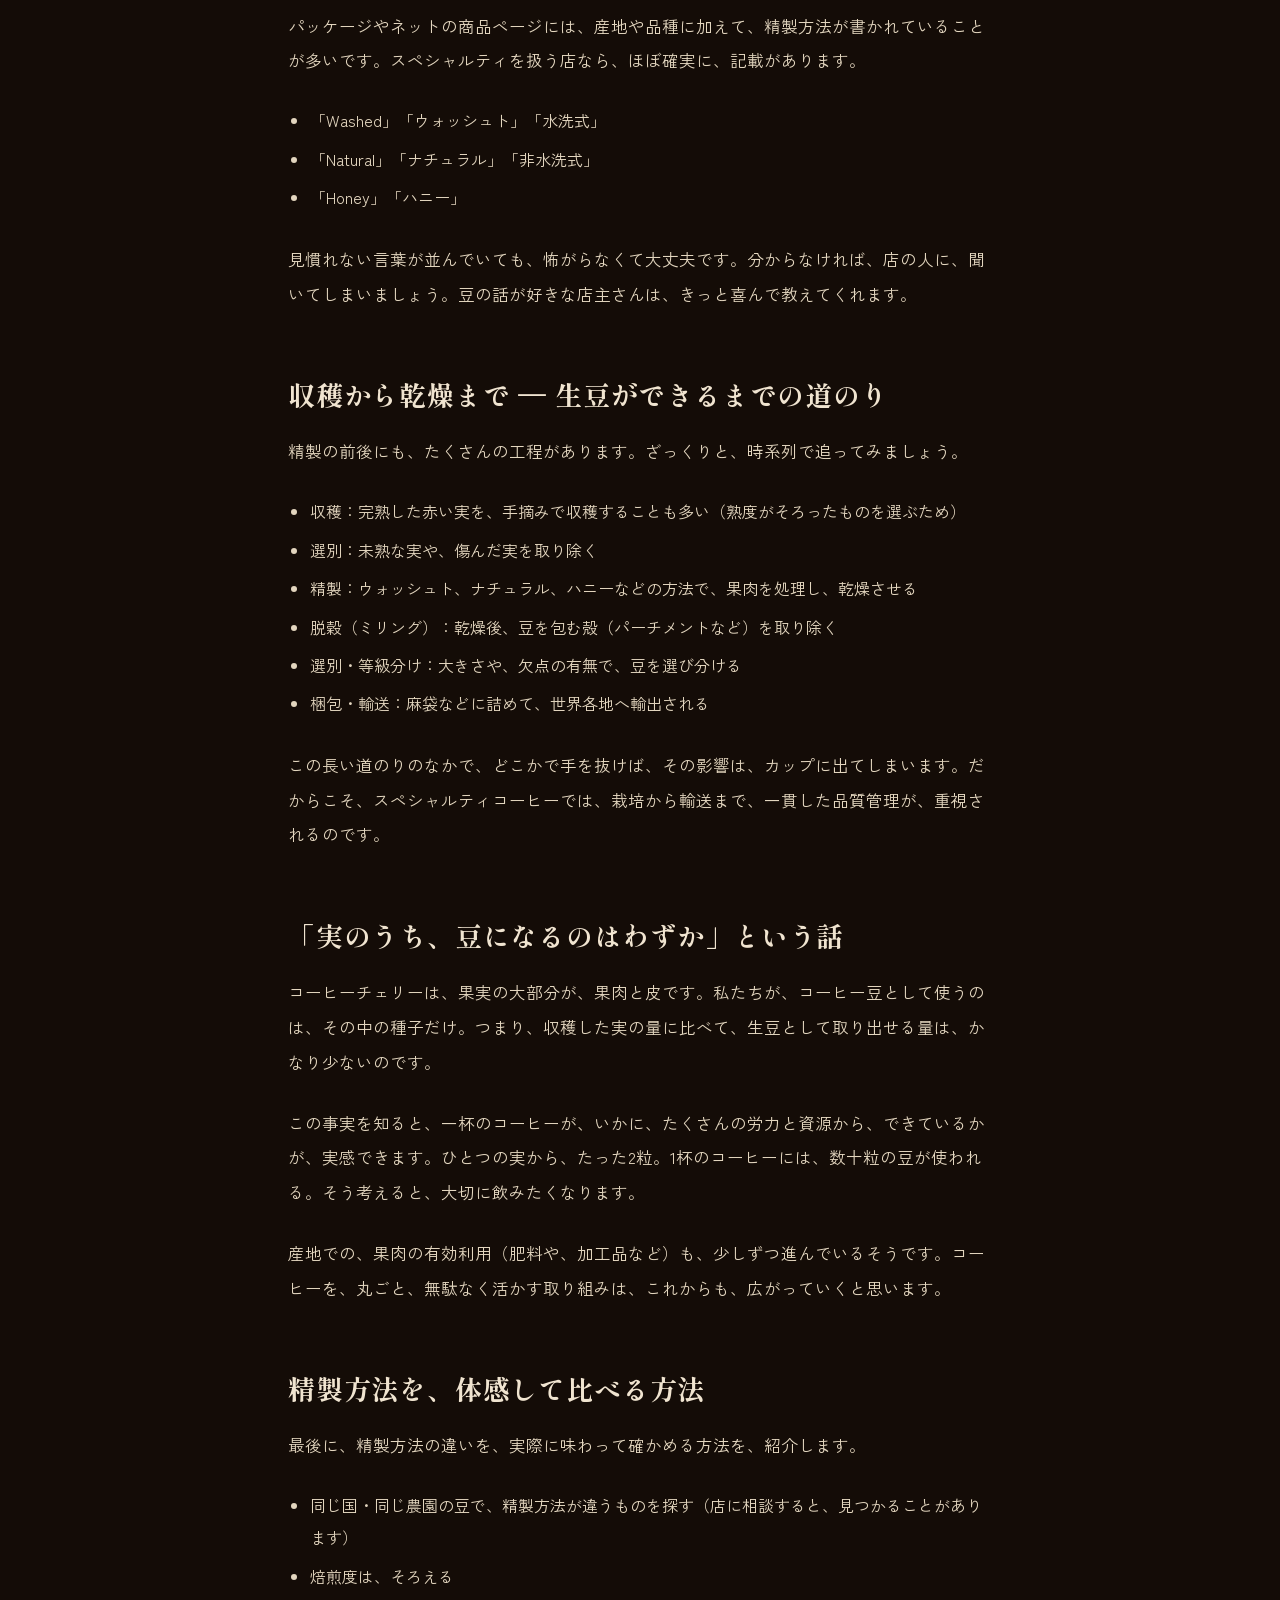
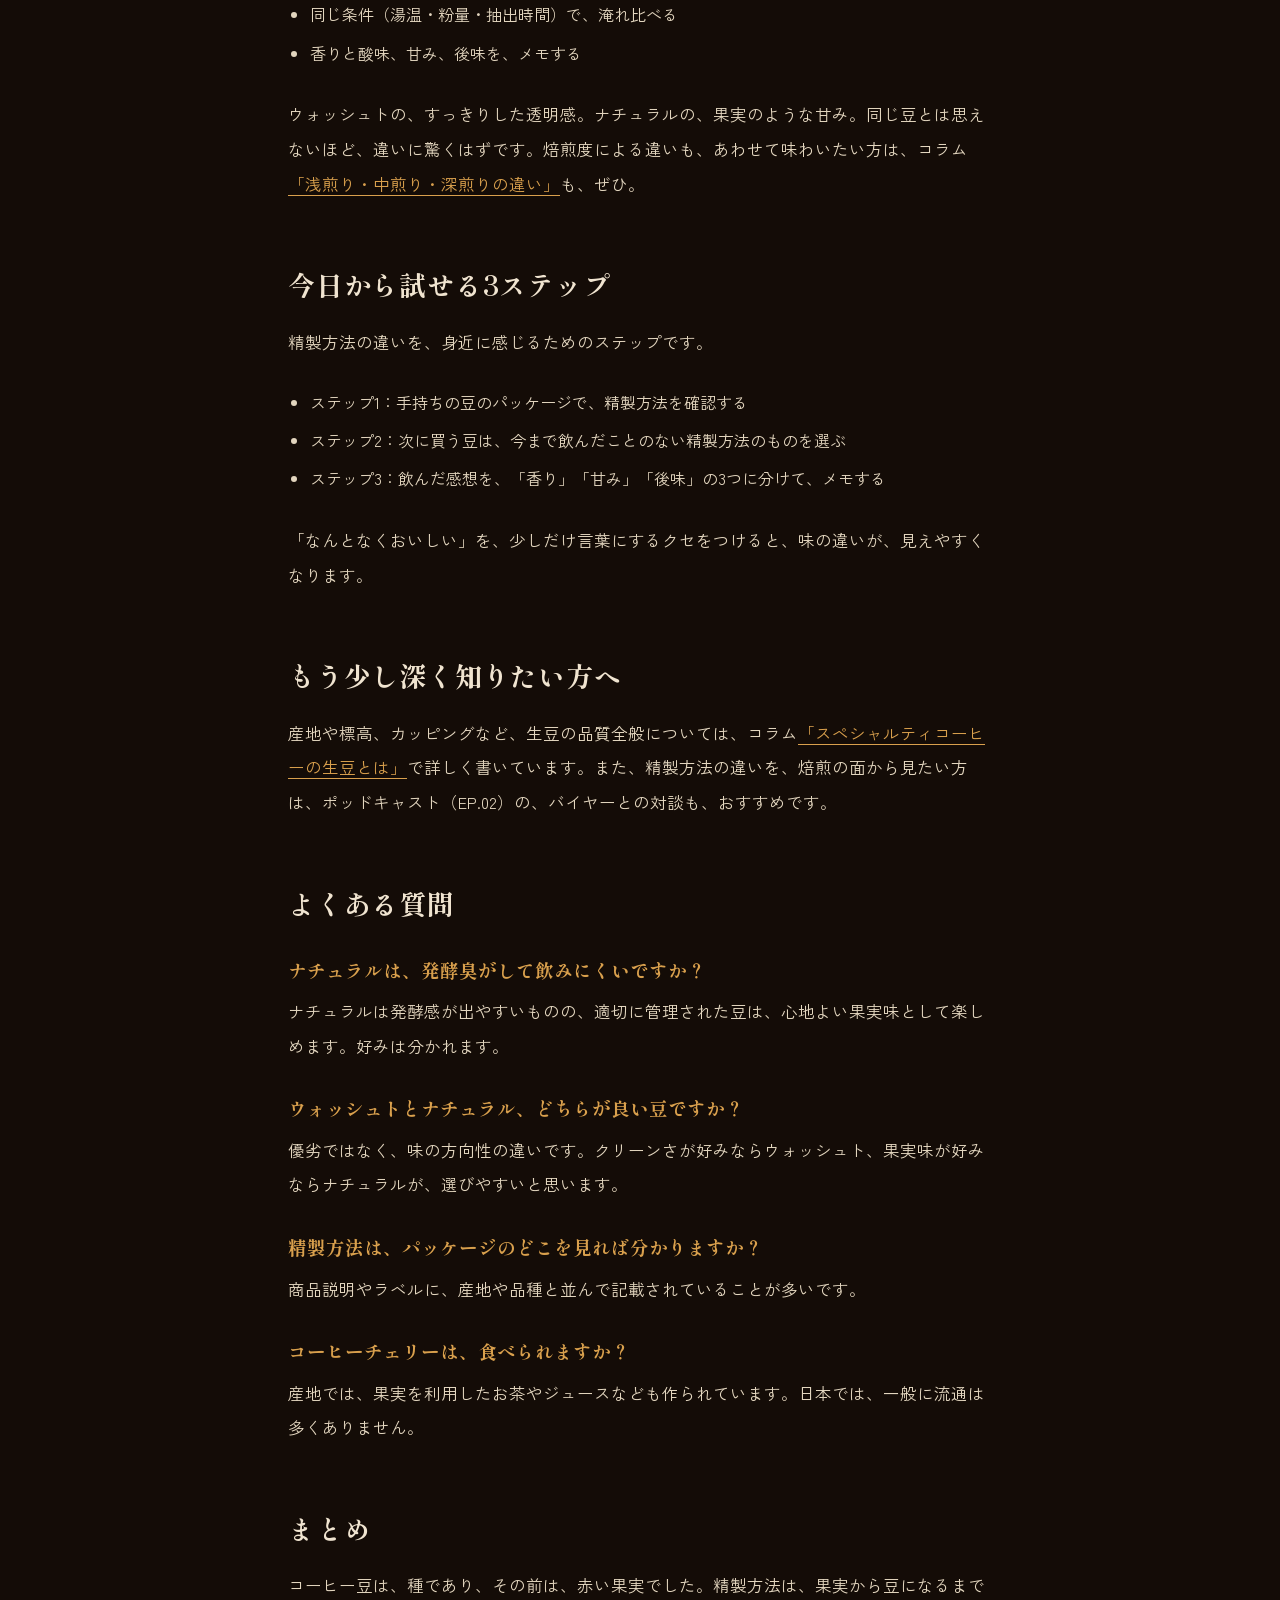
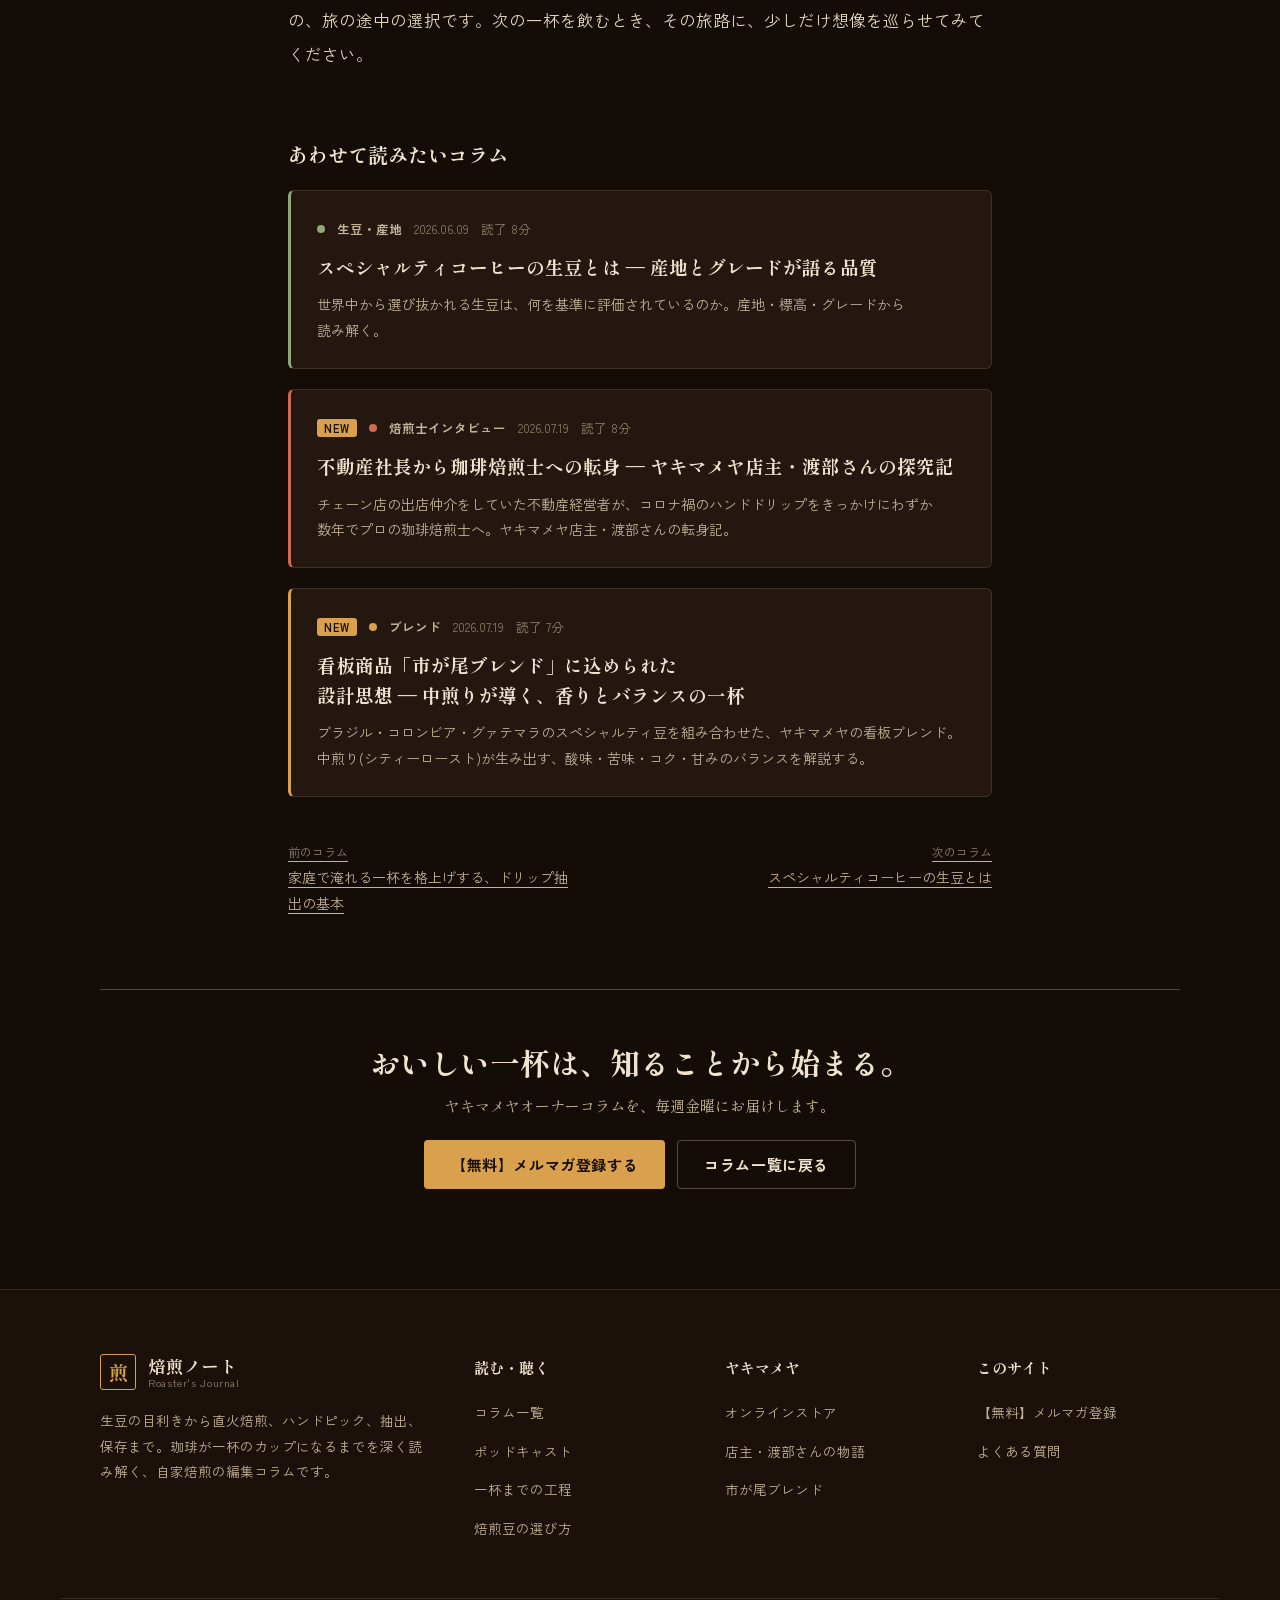
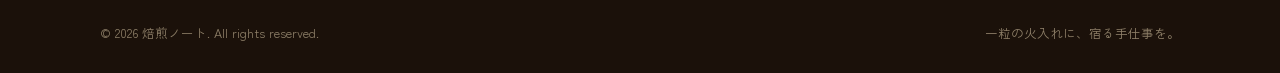
<file: column/cherry-to-bean/index.html>
<!DOCTYPE html>
<html lang="ja">
<head>
<meta charset="UTF-8">
<meta name="viewport" content="width=device-width, initial-scale=1.0">
<title>コーヒーチェリーから生豆になるまで ― 精製方法の違いを知る | 焙煎ノート</title>
<meta name="description" content="コーヒーチェリーが生豆へと精製される工程と、ウォッシュト・ナチュラル・ハニープロセスによる風味の違いを解説する。">
<link rel="canonical" href="https://YOUR-DOMAIN.example/column/cherry-to-bean/">
<meta property="og:type" content="article">
<meta property="og:title" content="コーヒーチェリーから生豆になるまで ― 精製方法の違いを知る | 焙煎ノート">
<meta property="og:description" content="コーヒーチェリーが生豆へと精製される工程と、ウォッシュト・ナチュラル・ハニープロセスによる風味の違いを解説する。">
<meta property="og:url" content="https://YOUR-DOMAIN.example/column/cherry-to-bean/">
<meta property="og:site_name" content="焙煎ノート">
<meta name="twitter:card" content="summary">
<meta name="theme-color" content="#140c07">
<link rel="preconnect" href="https://fonts.googleapis.com"><link rel="preconnect" href="https://fonts.gstatic.com" crossorigin><link href="https://fonts.googleapis.com/css2?family=Shippori+Mincho+B1:wght@500;700&family=Zen+Kaku+Gothic+New:wght@400;500;700&display=swap" rel="stylesheet">
<link rel="stylesheet" href="../../assets/base.css">
<link rel="stylesheet" href="../../assets/article.css">
<meta name="keywords" content="コーヒーチェリー, 精製方法, ウォッシュト, ナチュラル, ハニープロセス, 生豆 精製, コーヒー 味 違い"><script type="application/ld+json">{"@context": "https://schema.org", "@type": "Article", "headline": "コーヒーチェリーから生豆になるまで ― 精製方法の違いを知る", "description": "コーヒーチェリーが生豆へと精製される工程と、ウォッシュト・ナチュラル・ハニープロセスによる風味の違いを解説する。", "datePublished": "2026-06-02", "dateModified": "2026-06-02", "inLanguage": "ja", "articleSection": "生豆・産地", "mainEntityOfPage": "https://YOUR-DOMAIN.example/column/cherry-to-bean/", "publisher": {"@type": "Organization", "name": "焙煎ノート", "logo": {"@type": "ImageObject", "url": "https://YOUR-DOMAIN.example/images/yakimameya-logo.png"}}, "wordCount": 3756, "keywords": "コーヒーチェリー, 精製方法, ウォッシュト, ナチュラル, ハニープロセス, 生豆 精製, コーヒー 味 違い"}</script><script type="application/ld+json">{"@context": "https://schema.org", "@type": "FAQPage", "mainEntity": [{"@type": "Question", "name": "ナチュラルは、発酵臭がして飲みにくいですか？", "acceptedAnswer": {"@type": "Answer", "text": "ナチュラルは発酵感が出やすいものの、適切に管理された豆は、心地よい果実味として楽しめます。好みは分かれます。"}}, {"@type": "Question", "name": "ウォッシュトとナチュラル、どちらが良い豆ですか？", "acceptedAnswer": {"@type": "Answer", "text": "優劣ではなく、味の方向性の違いです。クリーンさが好みならウォッシュト、果実味が好みならナチュラルが、選びやすいと思います。"}}, {"@type": "Question", "name": "精製方法は、パッケージのどこを見れば分かりますか？", "acceptedAnswer": {"@type": "Answer", "text": "商品説明やラベルに、産地や品種と並んで記載されていることが多いです。"}}, {"@type": "Question", "name": "コーヒーチェリーは、食べられますか？", "acceptedAnswer": {"@type": "Answer", "text": "産地では、果実を利用したお茶やジュースなども作られています。日本では、一般に流通は多くありません。"}}]}</script>
</head>
<body>
<header class="hd" id="top">
  <div class="hd__in">
    <a class="logo" href="../../index.html" aria-label="焙煎ノート トップへ">
      <span class="logo__mark">煎</span>
      <span class="logo__txt"><b>焙煎ノート</b><small>Roaster's Journal</small></span>
    </a>
    <nav class="hd__nav" id="hdNav" aria-label="メインメニュー"><a href="../../index.html#concept">コンセプト</a><a href="../../index.html#journey">一杯までの工程</a><a href="../../index.html#story">店主の物語</a><a href="../../index.html#columns">コラム</a><a href="../../index.html#podcast">ポッドキャスト</a><a href="../../index.html#asmr">焙煎ASMR</a><a href="../../index.html#guide">選び方</a><a href="../../index.html#faq">よくある質問</a></nav>
    <div class="hd__cta">
      <a class="btn btn--ghost btn--sm hd__store" href="https://yakimameya.base.shop/" target="_blank" rel="noopener noreferrer">オンラインストア</a>
      <a class="btn btn--gold btn--sm" href="../../index.html#cta">【無料】メルマガ登録</a>
      <button class="hd__burger" id="hdBurger" aria-expanded="false" aria-controls="hdNav" aria-label="メニューを開く"><span></span><span></span><span></span></button>
    </div>
  </div>
</header>
<main class="pg"><div class="wrap">
  <nav class="crumb" aria-label="パンくず"><a href="../../index.html">ホーム</a> / <a href="../index.html">コラム</a> / 生豆・産地</nav>
  <article class="art" style="--c:var(--sage)">
    <div class="art__meta"><span class="catdot"></span><span class="cat">生豆・産地</span><span>2026.06.02</span><span>読了 8分</span></div>
    <h1>コーヒーチェリーから生豆になるまで ― 精製方法の違いを知る</h1>
    <p class="lead">赤い果実だったコーヒーチェリーが、生豆になるまでの道のり。ウォッシュト・ナチュラル・ハニー、精製方法で味は大きく変わる。</p>
    
    <div class="art__body"><aside class="callout"><b>この記事の要点</b><p>先に結論。コーヒーの実「コーヒーチェリー」から果肉を取り除き、乾燥させて生豆にする工程が「精製（プロセス）」です。代表的な方法はウォッシュト、ナチュラル、ハニーの3つ。ウォッシュトはクリーンで酸味が際立ちやすく、ナチュラルは果実由来の甘みや発酵感が豊かに出やすい。同じ農園・同じ品種でも、精製方法だけで味の方向が大きく変わります。</p></aside>
<nav class="toc" aria-label="この記事の目次"><b>この記事の目次</b><ol><li><a href="#s1">コーヒーチェリーとは？ 赤い果実の中の「種」がコーヒー豆</a></li><li><a href="#s2">精製（プロセス）とは？ なぜ味を左右するのか</a></li><li><a href="#s3">ウォッシュト（水洗式）の特徴</a></li><li><a href="#s4">ナチュラル（乾燥式）の特徴</a></li><li><a href="#s5">ハニープロセスの特徴</a></li><li><a href="#s6">3つの精製方法を、比較してみる</a></li><li><a href="#s7">精製方法と、焙煎度の相性</a></li><li><a href="#s8">豆の購入時に、精製方法を確かめる</a></li><li><a href="#s9">収穫から乾燥まで ― 生豆ができるまでの道のり</a></li><li><a href="#s10">「実のうち、豆になるのはわずか」という話</a></li><li><a href="#s11">精製方法を、体感して比べる方法</a></li><li><a href="#s12">今日から試せる3ステップ</a></li><li><a href="#s13">もう少し深く知りたい方へ</a></li><li><a href="#s14">よくある質問</a></li><li><a href="#s15">まとめ</a></li></ol></nav>
<h2 id="s1">コーヒーチェリーとは？ 赤い果実の中の「種」がコーヒー豆</h2>
<p>私たちが普段「コーヒー豆」と呼んでいるものは、実は、豆ではなく、種です。</p>
<p>コーヒーの木になる実は「コーヒーチェリー」と呼ばれ、サクランボのような、赤く熟した果実です。その果肉の中に、種子として、生豆が2粒、向かい合って入っています。コーヒー豆と呼ばれているのは、この種。そう聞くと、ちょっと不思議な気持ちになりませんか。</p>
<p>収穫したてのコーヒーチェリーは、ほんのり甘く、フルーティーな果実です。生の実をかじると、意外と甘いのだとか（私は、まだ食べたことがありません。いつか産地で試してみたい）。</p>
<p>この果肉と種子を分離し、乾燥させて、生豆に仕上げる工程が、精製、プロセスと呼ばれるものです。</p>
<h2 id="s2">精製（プロセス）とは？ なぜ味を左右するのか</h2>
<p>精製は、単なる下ごしらえではありません。果肉の糖分や、発酵によって生まれる成分が、豆の味に影響します。つまり、豆に、どんな風に果肉の要素を移すか、を選ぶ作業だといえます。</p>
<p>だから、同じ農園、同じ品種、同じ収穫時期の豆でも、精製方法が違えば、まったく別の個性を見せます。生豆を選ぶ焙煎士にとって、産地や品種と並んで、精製方法を見極めることは、狙った味わいを設計するための、大切な手がかりなのです。</p>
<p>産地や標高など、生豆全体の話は、コラム<a href="../../column/specialty-beans/index.html">「スペシャルティコーヒーの生豆とは」</a>でも書いています。</p>
<h2 id="s3">ウォッシュト（水洗式）の特徴</h2>
<p>ウォッシュトは、果肉を除去してから、発酵させて、水で洗い流す方法です。</p>
<ul><li>果肉を機械で取り除く</li><li>水槽で発酵させ、豆に付いたぬめり（ミューシレージ）を分解する</li><li>水洗いして、乾燥させる</li></ul>
<p>この方法だと、果肉の影響を受けにくく、クリーンな味わいになりやすいです。酸味がきれいに際立ち、産地の個性が、すっきりと出ます。「雑味のない、透明感のある味」と表現されることが多いです。</p>
<p>水を大量に使うため、水資源の確保や、排水の管理が課題になる地域もあります。</p>
<h2 id="s4">ナチュラル（乾燥式）の特徴</h2>
<p>ナチュラルは、果肉ごと、天日干しにする方法です。コーヒーチェリーを、そのまま乾燥させ、乾いたあとに、果肉を取り除いて、生豆を取り出します。</p>
<ul><li>収穫したチェリーを、そのまま広げて乾燥させる</li><li>数週間かけて、じっくり乾かす（天候によって期間が変わる）</li><li>乾燥後に、果肉と殻を取り除く</li></ul>
<p>果肉の糖分が、豆に移るため、果実由来の甘みや、発酵感が豊かに出やすいとされています。ベリーやトロピカルフルーツのような香りが、出ることもあります。ただし、乾燥中の管理が難しく、ムラが出やすいという難しさもあります。</p>
<p>個性が強い分、好き嫌いが分かれやすい豆でもあります。</p>
<h2 id="s5">ハニープロセスの特徴</h2>
<p>ハニーは、ウォッシュトとナチュラルの、中間に位置する精製方法です。果肉は取り除きますが、豆の周りのぬめり（ミューシレージ）を、洗い流さずに残したまま、乾燥させます。</p>
<p>名前の「ハニー」は、蜂蜜が入っているわけではなく、乾燥中の豆が、蜂蜜のようにべたつくことに由来する、と言われます。ぬめりの残し方によって、イエロー、レッド、ブラックなど、細かく呼び分けられることもあります。</p>
<p>味わいは、ウォッシュトのクリーンさと、ナチュラルの甘みのバランスを取ったような、傾向が出やすいです。ただし、農園ごとの手法によって、かなり幅があります。</p>
<h2 id="s6">3つの精製方法を、比較してみる</h2>
<p>違いを、整理してみます。</p>
<ul><li>ウォッシュト：クリーンで、酸味が際立つ。産地の個性が、分かりやすい</li><li>ナチュラル：果実由来の甘みと発酵感が豊か。個性が強く、好みが分かれる</li><li>ハニー：甘みとクリーンさの中間。まろやかな印象になりやすい</li></ul>
<p>もちろん、これは一般的な傾向です。実際の味は、生産者の技術や、その年の天候によって、大きく変わります。「ナチュラルだから必ずこの味」と決めつけないのが、コーヒーとの、長い付き合いのコツです。</p>
<h2 id="s7">精製方法と、焙煎度の相性</h2>
<p>精製方法は、焙煎度の選び方にも、関わってきます。あくまで目安ですが、こんな考え方があります。</p>
<ul><li>クリーンなウォッシュトは、浅煎りで、酸味と透明感を楽しむ</li><li>果実味の強いナチュラルは、浅〜中煎りで、フルーティーさを活かす</li><li>甘みのあるハニーは、中煎りで、バランスよく仕上げる</li></ul>
<p>焙煎度ごとの違いは、コラム<a href="../../column/roast-level/index.html">「浅煎り・中煎り・深煎りの違い」</a>を、あわせて読んでみてください。精製方法と焙煎度、2つの視点を持つと、豆選びが、格段に楽しくなります。</p>
<h2 id="s8">豆の購入時に、精製方法を確かめる</h2>
<p>パッケージやネットの商品ページには、産地や品種に加えて、精製方法が書かれていることが多いです。スペシャルティを扱う店なら、ほぼ確実に、記載があります。</p>
<ul><li>「Washed」「ウォッシュト」「水洗式」</li><li>「Natural」「ナチュラル」「非水洗式」</li><li>「Honey」「ハニー」</li></ul>
<p>見慣れない言葉が並んでいても、怖がらなくて大丈夫です。分からなければ、店の人に、聞いてしまいましょう。豆の話が好きな店主さんは、きっと喜んで教えてくれます。</p>
<h2 id="s9">収穫から乾燥まで ― 生豆ができるまでの道のり</h2>
<p>精製の前後にも、たくさんの工程があります。ざっくりと、時系列で追ってみましょう。</p>
<ul><li>収穫：完熟した赤い実を、手摘みで収穫することも多い（熟度がそろったものを選ぶため）</li><li>選別：未熟な実や、傷んだ実を取り除く</li><li>精製：ウォッシュト、ナチュラル、ハニーなどの方法で、果肉を処理し、乾燥させる</li><li>脱穀（ミリング）：乾燥後、豆を包む殻（パーチメントなど）を取り除く</li><li>選別・等級分け：大きさや、欠点の有無で、豆を選び分ける</li><li>梱包・輸送：麻袋などに詰めて、世界各地へ輸出される</li></ul>
<p>この長い道のりのなかで、どこかで手を抜けば、その影響は、カップに出てしまいます。だからこそ、スペシャルティコーヒーでは、栽培から輸送まで、一貫した品質管理が、重視されるのです。</p>
<h2 id="s10">「実のうち、豆になるのはわずか」という話</h2>
<p>コーヒーチェリーは、果実の大部分が、果肉と皮です。私たちが、コーヒー豆として使うのは、その中の種子だけ。つまり、収穫した実の量に比べて、生豆として取り出せる量は、かなり少ないのです。</p>
<p>この事実を知ると、一杯のコーヒーが、いかに、たくさんの労力と資源から、できているかが、実感できます。ひとつの実から、たった2粒。1杯のコーヒーには、数十粒の豆が使われる。そう考えると、大切に飲みたくなります。</p>
<p>産地での、果肉の有効利用（肥料や、加工品など）も、少しずつ進んでいるそうです。コーヒーを、丸ごと、無駄なく活かす取り組みは、これからも、広がっていくと思います。</p>
<h2 id="s11">精製方法を、体感して比べる方法</h2>
<p>最後に、精製方法の違いを、実際に味わって確かめる方法を、紹介します。</p>
<ul><li>同じ国・同じ農園の豆で、精製方法が違うものを探す（店に相談すると、見つかることがあります）</li><li>焙煎度は、そろえる</li><li>同じ条件（湯温・粉量・抽出時間）で、淹れ比べる</li><li>香りと酸味、甘み、後味を、メモする</li></ul>
<p>ウォッシュトの、すっきりした透明感。ナチュラルの、果実のような甘み。同じ豆とは思えないほど、違いに驚くはずです。焙煎度による違いも、あわせて味わいたい方は、コラム<a href="../../column/roast-level/index.html">「浅煎り・中煎り・深煎りの違い」</a>も、ぜひ。</p>
<h2 id="s12">今日から試せる3ステップ</h2>
<p>精製方法の違いを、身近に感じるためのステップです。</p>
<ul><li>ステップ1：手持ちの豆のパッケージで、精製方法を確認する</li><li>ステップ2：次に買う豆は、今まで飲んだことのない精製方法のものを選ぶ</li><li>ステップ3：飲んだ感想を、「香り」「甘み」「後味」の3つに分けて、メモする</li></ul>
<p>「なんとなくおいしい」を、少しだけ言葉にするクセをつけると、味の違いが、見えやすくなります。</p>
<h2 id="s13">もう少し深く知りたい方へ</h2>
<p>産地や標高、カッピングなど、生豆の品質全般については、コラム<a href="../../column/specialty-beans/index.html">「スペシャルティコーヒーの生豆とは」</a>で詳しく書いています。また、精製方法の違いを、焙煎の面から見たい方は、ポッドキャスト（EP.02）の、バイヤーとの対談も、おすすめです。</p>
<h2 id="s14">よくある質問</h2>
<h3>ナチュラルは、発酵臭がして飲みにくいですか？</h3>
<p>ナチュラルは発酵感が出やすいものの、適切に管理された豆は、心地よい果実味として楽しめます。好みは分かれます。</p>
<h3>ウォッシュトとナチュラル、どちらが良い豆ですか？</h3>
<p>優劣ではなく、味の方向性の違いです。クリーンさが好みならウォッシュト、果実味が好みならナチュラルが、選びやすいと思います。</p>
<h3>精製方法は、パッケージのどこを見れば分かりますか？</h3>
<p>商品説明やラベルに、産地や品種と並んで記載されていることが多いです。</p>
<h3>コーヒーチェリーは、食べられますか？</h3>
<p>産地では、果実を利用したお茶やジュースなども作られています。日本では、一般に流通は多くありません。</p>
<h2 id="s15">まとめ</h2>
<p>コーヒー豆は、種であり、その前は、赤い果実でした。精製方法は、果実から豆になるまでの、旅の途中の選択です。次の一杯を飲むとき、その旅路に、少しだけ想像を巡らせてみてください。</p></div>
  </article>
  <section class="rel"><h2>あわせて読みたいコラム</h2><div class="cgrid"><a class="ccard" style="--c:var(--sage)" data-cat="生豆・産地" href="../../column/specialty-beans/index.html">
  <span class="ccard__body">
    <span class="ccard__meta"><span class="catdot"></span><span class="ccard__cat">生豆・産地</span><span>2026.06.09</span><span>読了 8分</span></span>
    <h3 class="ccard__title">スペシャルティコーヒーの生豆とは ― 産地とグレードが語る品質</h3>
    <p class="ccard__ex">世界中から選び抜かれる生豆は、何を基準に評価されているのか。産地・標高・グレードから読み解く。</p>
  </span>
</a><a class="ccard" style="--c:var(--wine)" data-cat="焙煎士インタビュー" href="../../column/watanabe-story-blueprints-to-beans/index.html">
  <span class="ccard__body">
    <span class="ccard__meta"><span class="new">NEW</span><span class="catdot"></span><span class="ccard__cat">焙煎士インタビュー</span><span>2026.07.19</span><span>読了 8分</span></span>
    <h3 class="ccard__title">不動産社長から珈琲焙煎士への転身 ― ヤキマメヤ店主・渡部さんの探究記</h3>
    <p class="ccard__ex">チェーン店の出店仲介をしていた不動産経営者が、コロナ禍のハンドドリップをきっかけにわずか数年でプロの珈琲焙煎士へ。ヤキマメヤ店主・渡部さんの転身記。</p>
  </span>
</a><a class="ccard" style="--c:var(--gold)" data-cat="ブレンド" href="../../column/ichigao-blend-signature/index.html">
  <span class="ccard__body">
    <span class="ccard__meta"><span class="new">NEW</span><span class="catdot"></span><span class="ccard__cat">ブレンド</span><span>2026.07.19</span><span>読了 7分</span></span>
    <h3 class="ccard__title">看板商品「市が尾ブレンド」に込められた設計思想 ― 中煎りが導く、香りとバランスの一杯</h3>
    <p class="ccard__ex">ブラジル・コロンビア・グァテマラのスペシャルティ豆を組み合わせた、ヤキマメヤの看板ブレンド。中煎り(シティーロースト)が生み出す、酸味・苦味・コク・甘みのバランスを解説する。</p>
  </span>
</a></div></section>
  <div class="pn"><a href="../drip-basics/index.html"><small>前のコラム</small>家庭で淹れる一杯を格上げする、ドリップ抽出の基本</a><a href="../specialty-beans/index.html" style="text-align:right"><small>次のコラム</small>スペシャルティコーヒーの生豆とは</a></div>
  <div class="cta-band">
    <h2>おいしい一杯は、知ることから始まる。<br><small style="display:block;margin-top:8px;font-size:15px;font-weight:400;color:var(--ink2)">ヤキマメヤオーナーコラムを、毎週金曜にお届けします。</small></h2>
    <a class="btn btn--gold" href="../../index.html#cta">【無料】メルマガ登録する</a>
    <a class="btn btn--ghost" href="../index.html">コラム一覧に戻る</a>
  </div>
</div></main>
<footer class="ft">
  <div class="wrap ft__grid">
    <div>
      <a class="logo" href="../../index.html#top"><span class="logo__mark">煎</span><span class="logo__txt"><b>焙煎ノート</b><small>Roaster's Journal</small></span></a>
      <p class="ft__desc">生豆の目利きから直火焙煎、ハンドピック、抽出、保存まで。珈琲が一杯のカップになるまでを深く読み解く、自家焙煎の編集コラムです。</p>
    </div>
    <div>
      <h4>読む・聴く</h4>
      <ul>
        <li><a href="../../column/index.html">コラム一覧</a></li>
        <li><a href="../../index.html#podcast">ポッドキャスト</a></li>
        <li><a href="../../index.html#journey">一杯までの工程</a></li>
        <li><a href="../../index.html#guide">焙煎豆の選び方</a></li>
      </ul>
    </div>
    <div>
      <h4>ヤキマメヤ</h4>
      <ul>
        <li><a href="https://yakimameya.base.shop/" target="_blank" rel="noopener noreferrer">オンラインストア</a></li>
        <li><a href="../../index.html#story">店主・渡部さんの物語</a></li>
        <li><a href="../../index.html#shop">市が尾ブレンド</a></li>
      </ul>
    </div>
    <div>
      <h4>このサイト</h4>
      <ul>
        <li><a href="../../index.html#cta">【無料】メルマガ登録</a></li>
        <li><a href="../../index.html#faq">よくある質問</a></li>
      </ul>
    </div>
  </div>
  <div class="wrap ft__bottom"><span>© 2026 焙煎ノート. All rights reserved.</span><span>一粒の火入れに、宿る手仕事を。</span></div>
</footer>
<script>(function(){var b=document.getElementById('hdBurger'),n=document.getElementById('hdNav');if(!b||!n)return;
function set(o){n.classList.toggle('open',o);b.setAttribute('aria-expanded',o);b.setAttribute('aria-label',o?'メニューを閉じる':'メニューを開く')}
b.addEventListener('click',function(){set(!n.classList.contains('open'))});
n.addEventListener('click',function(ev){if(ev.target.tagName==='A')set(false)});
document.addEventListener('keydown',function(ev){if(ev.key==='Escape')set(false)})})();</script>
</body>
</html>
</file>
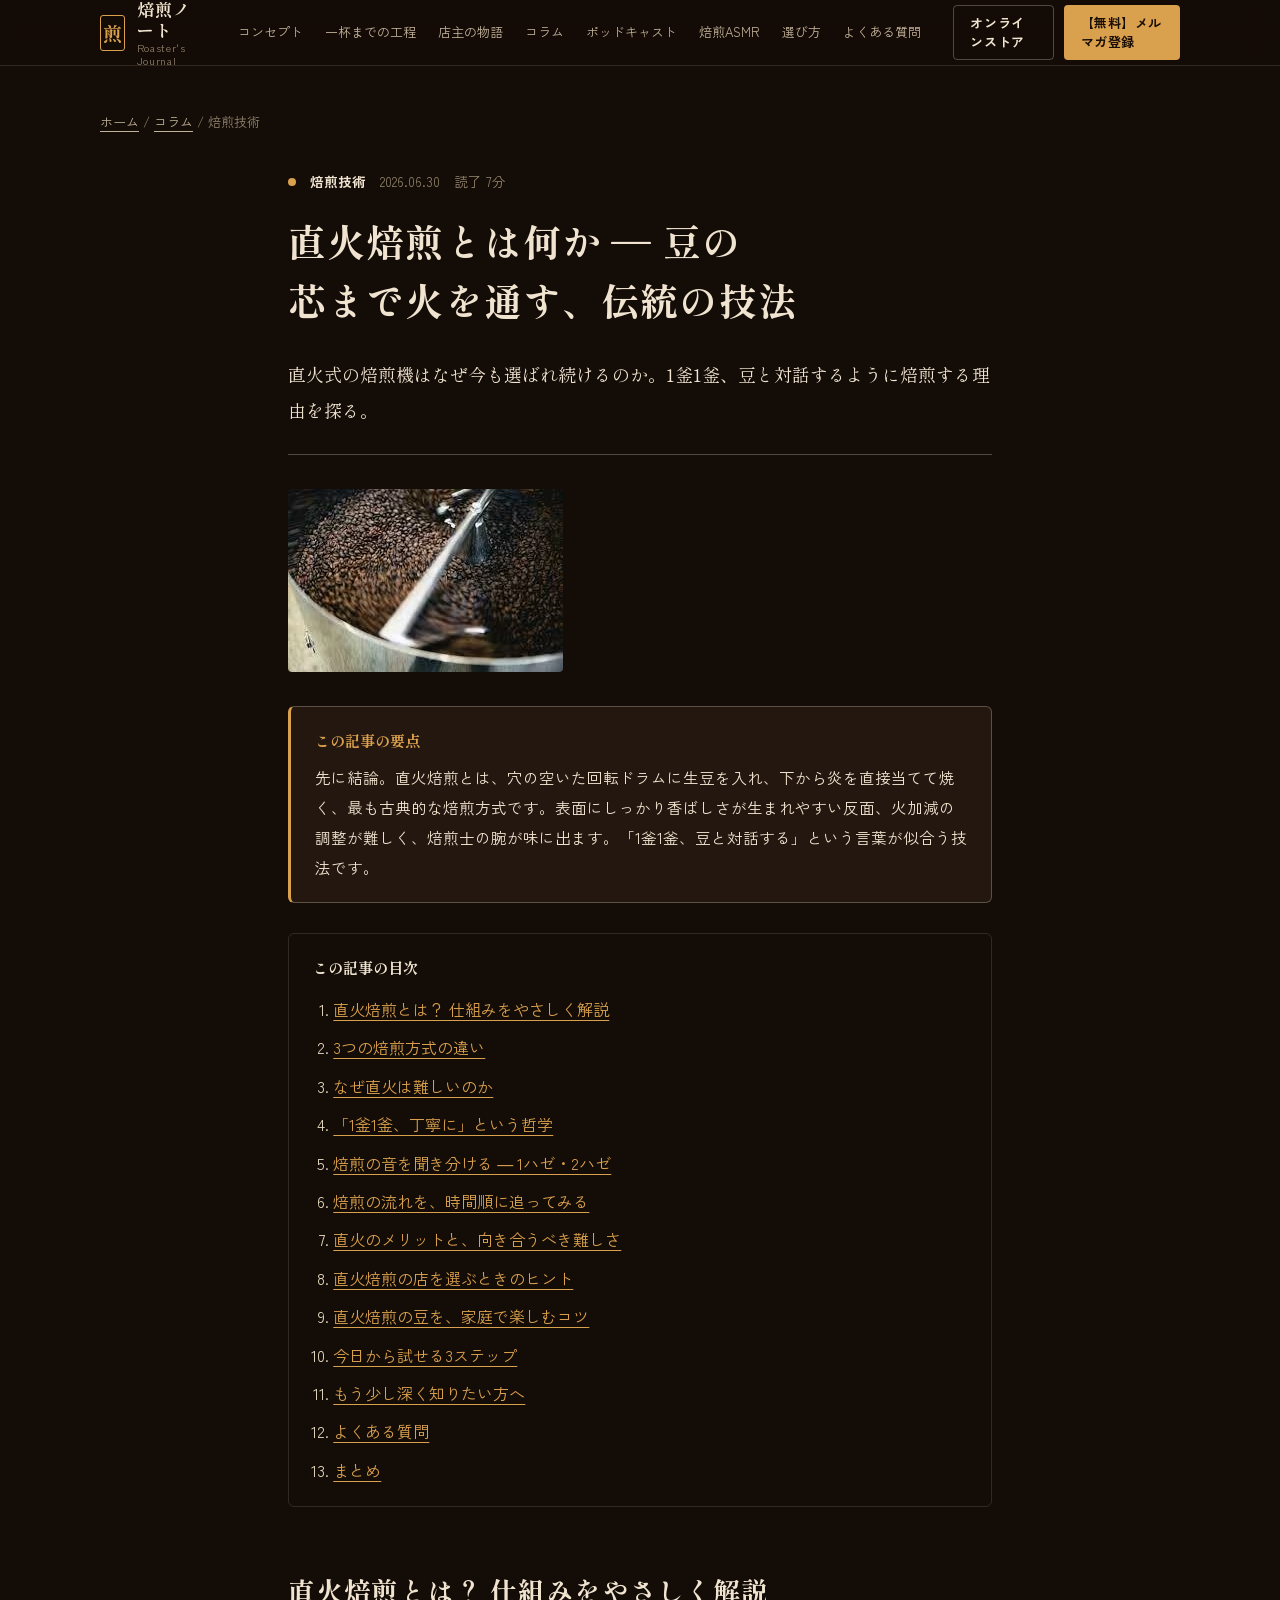
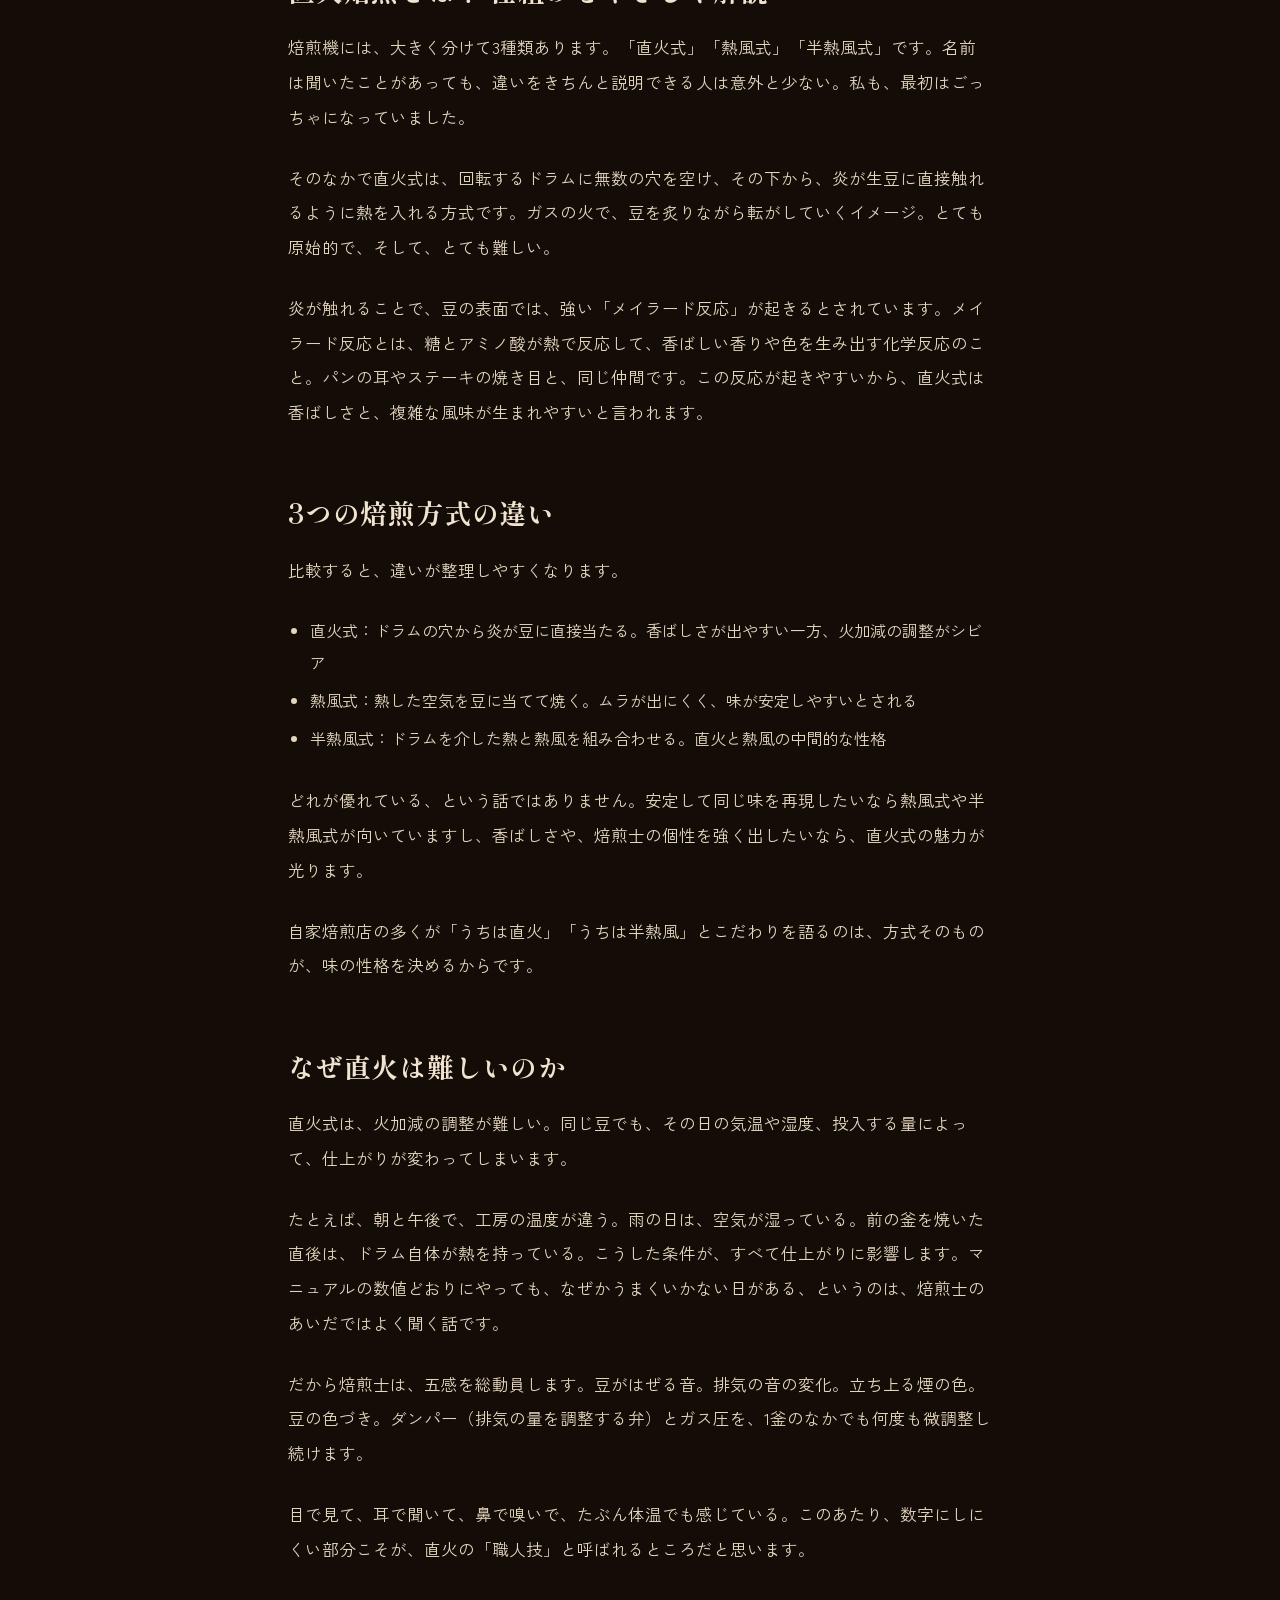
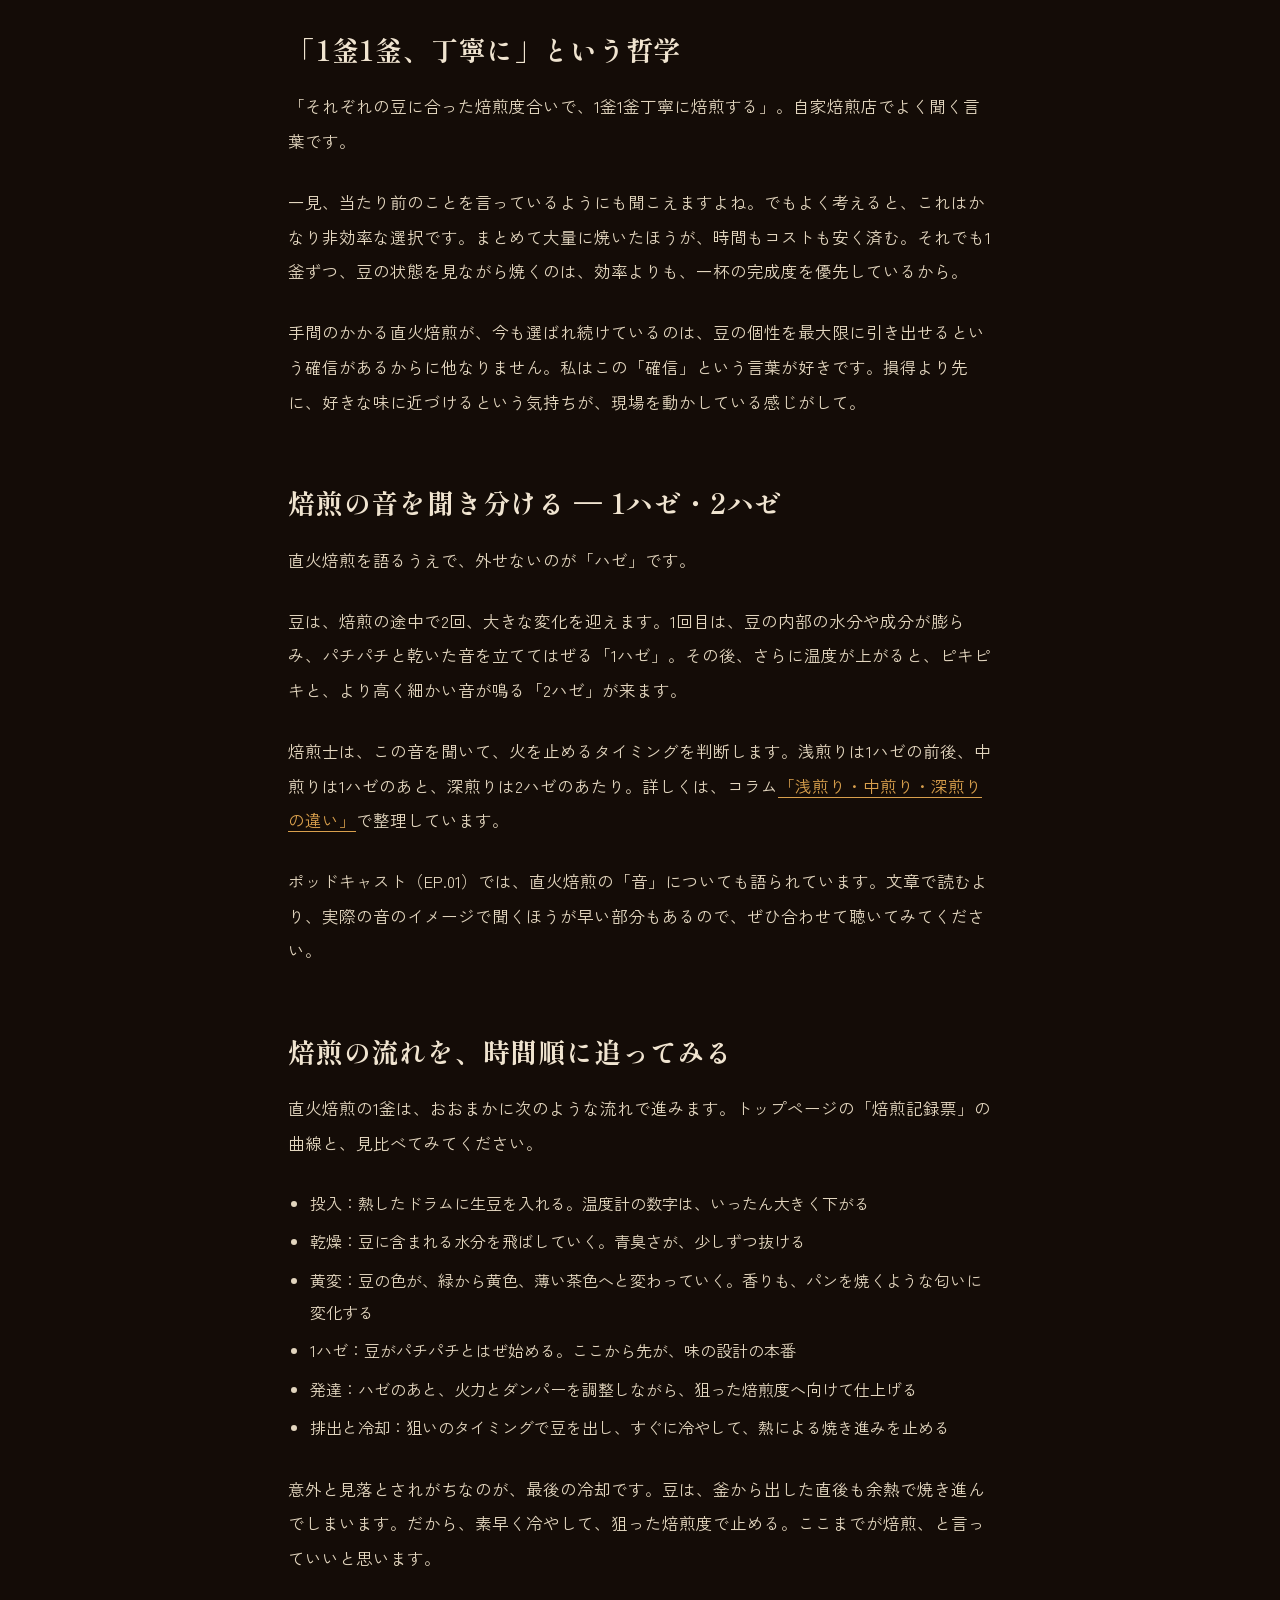
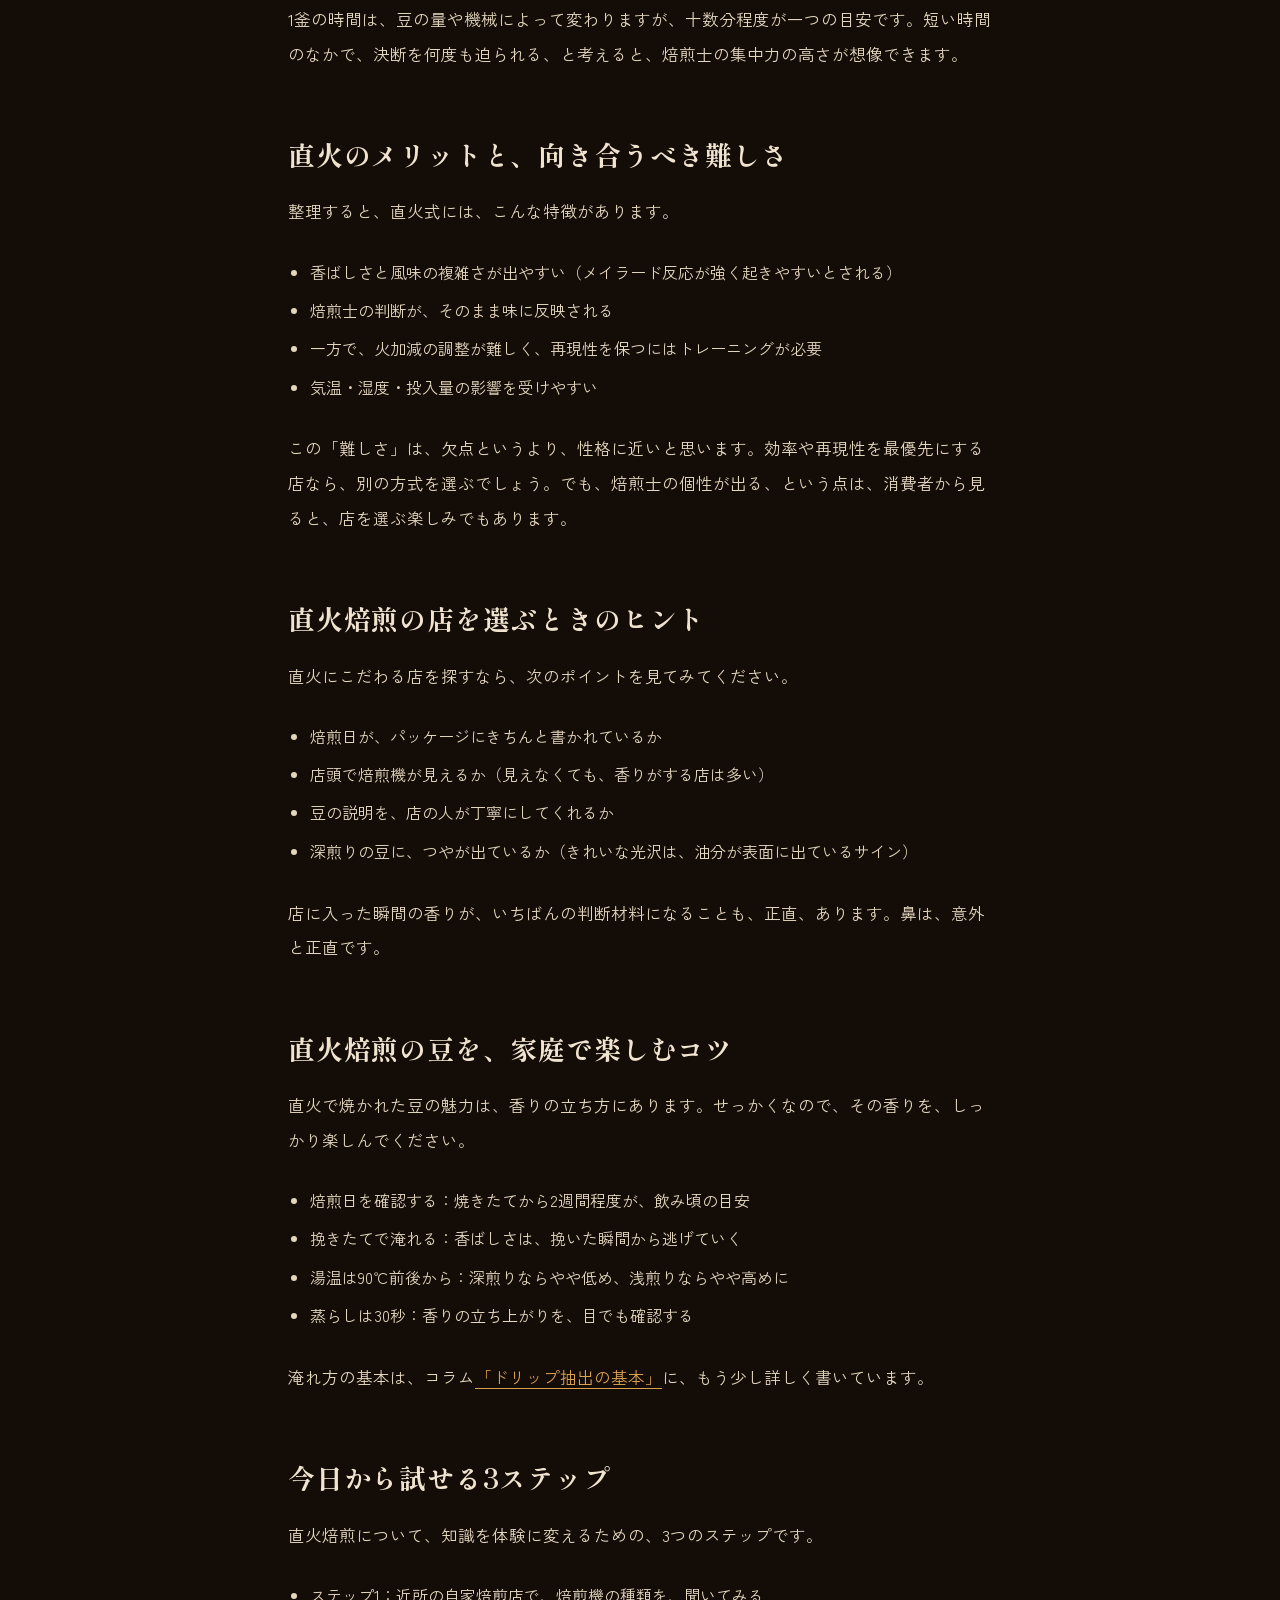
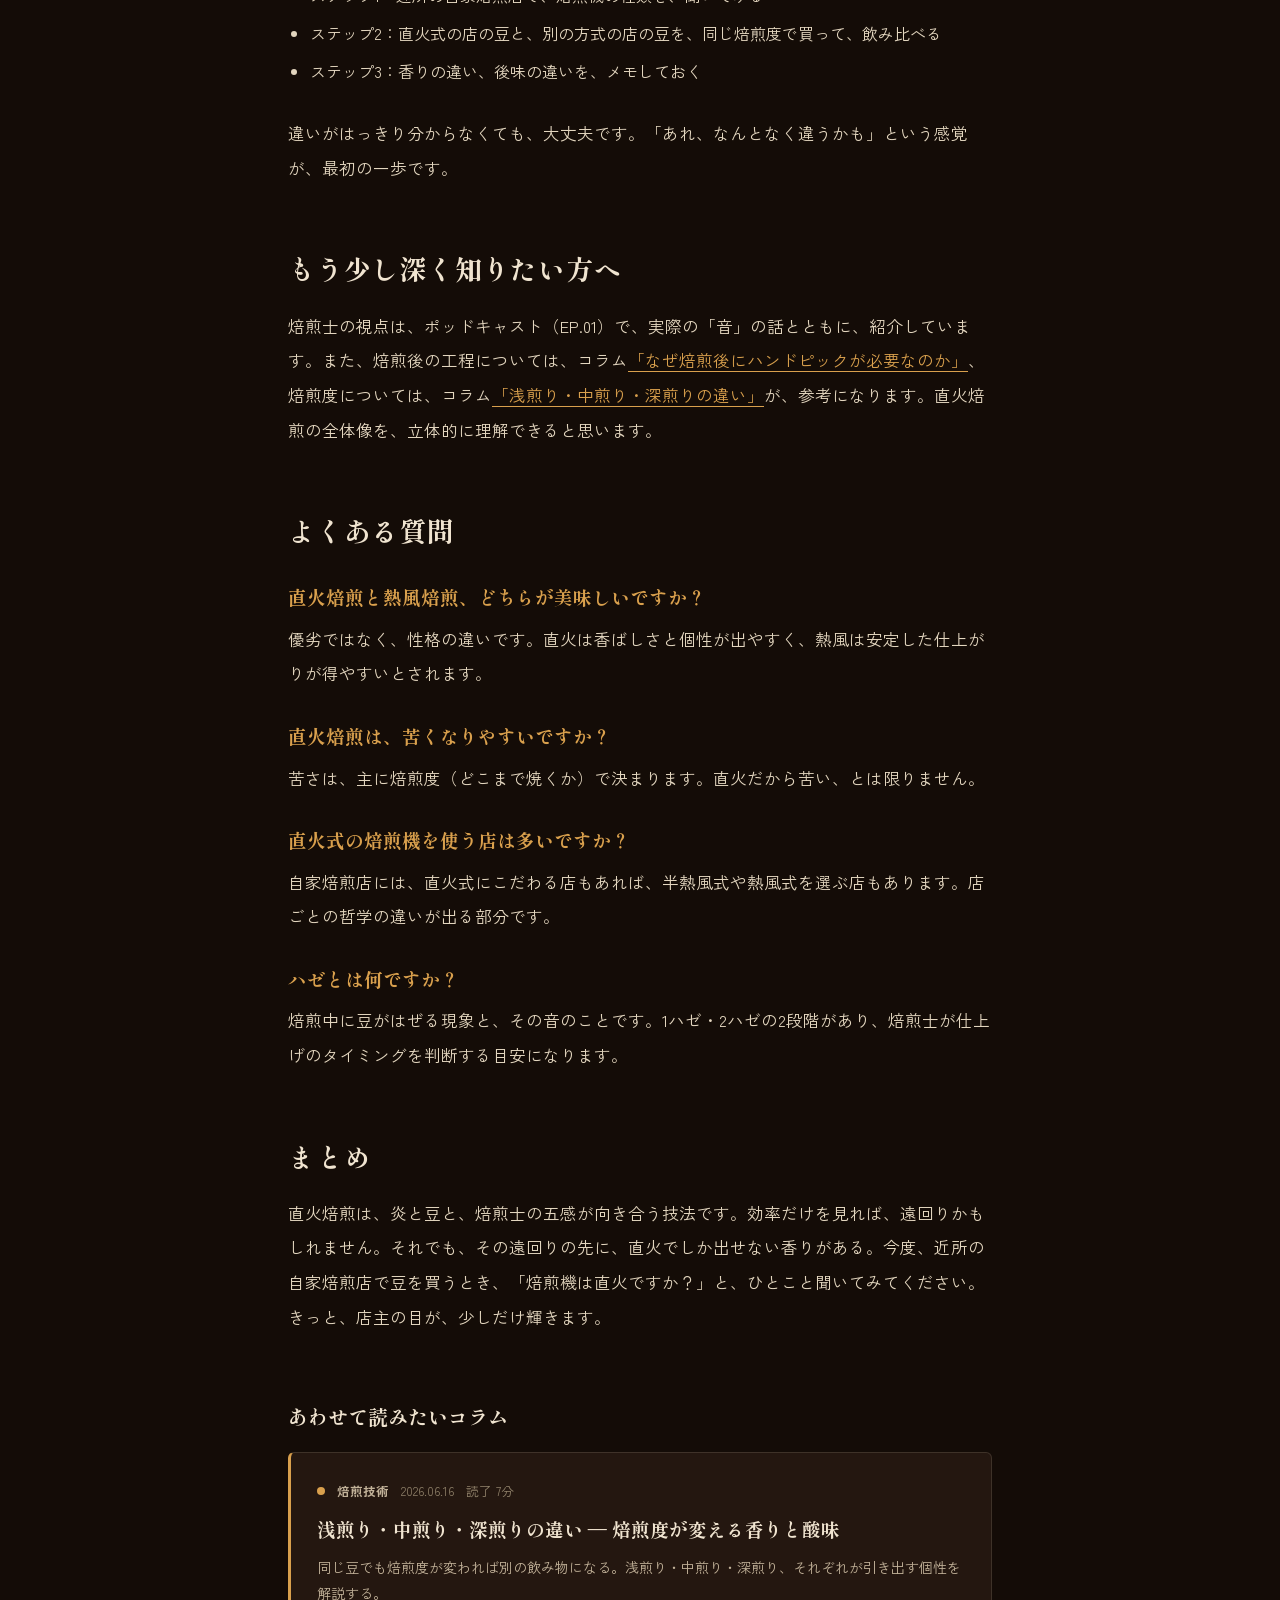
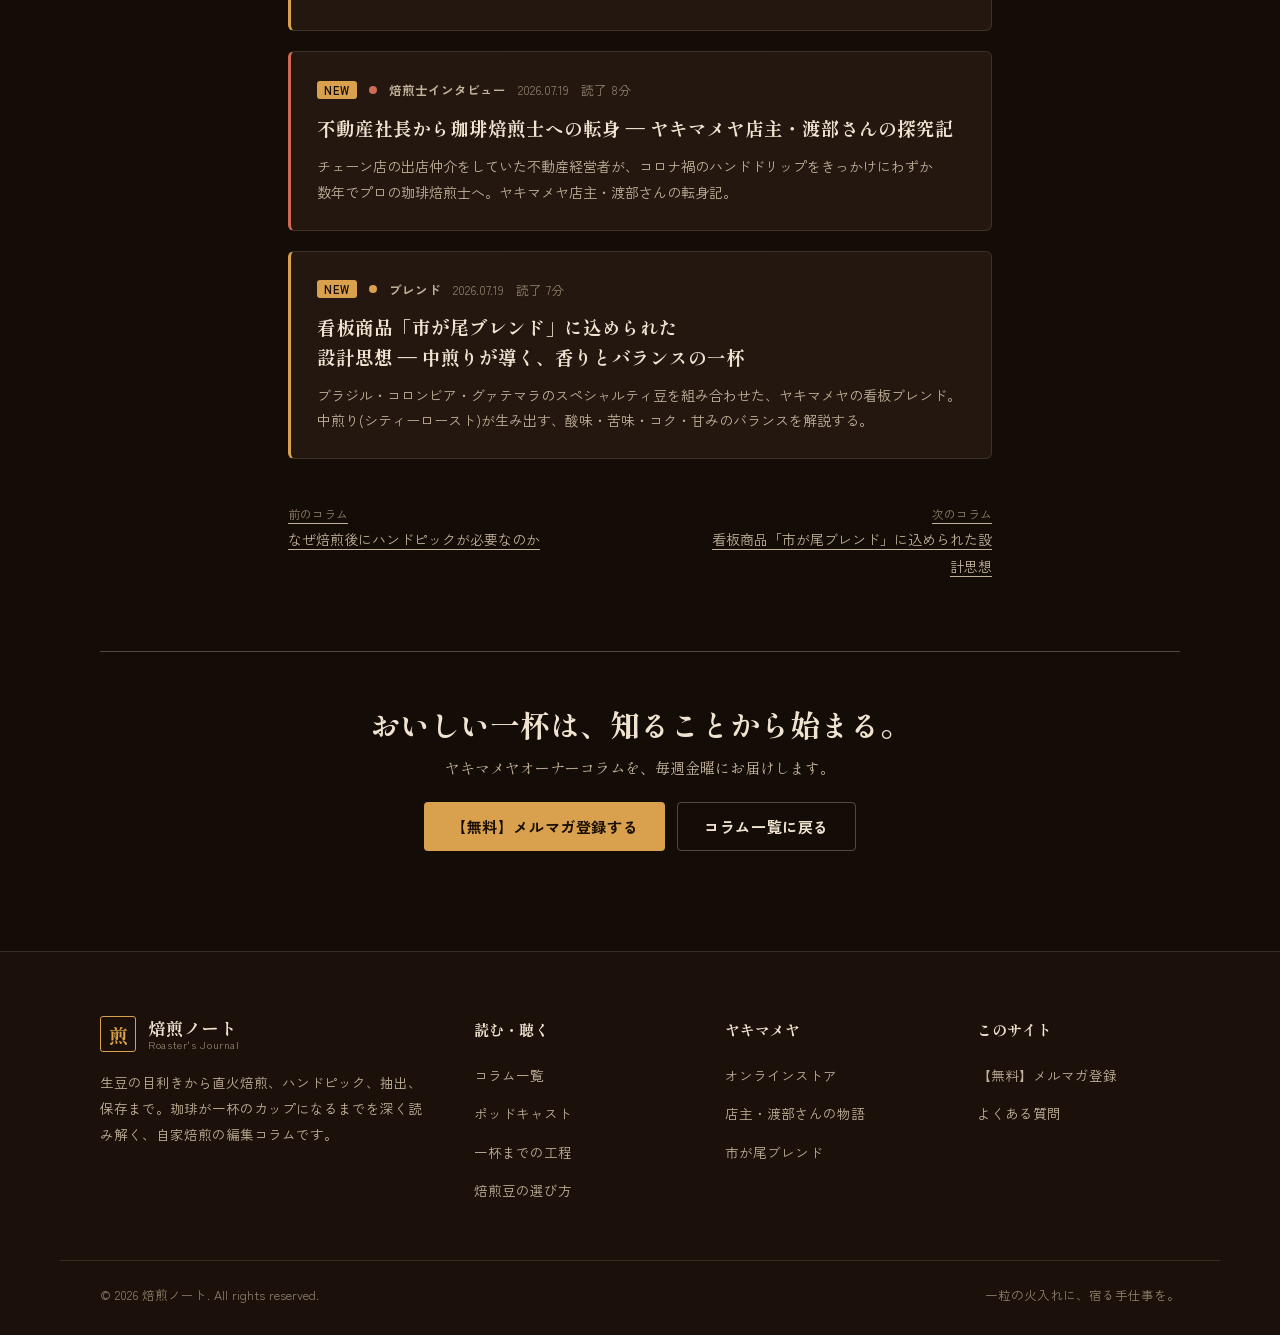
<file: column/direct-fire/index.html>
<!DOCTYPE html>
<html lang="ja">
<head>
<meta charset="UTF-8">
<meta name="viewport" content="width=device-width, initial-scale=1.0">
<title>直火焙煎とは何か ― 豆の芯まで火を通す、伝統の技法 | 焙煎ノート</title>
<meta name="description" content="直火焙煎の仕組みと熱風式・半熱風式との違いを解説。1釜ごとに豆と向き合う自家焙煎店の技法を紐解くコラム。">
<link rel="canonical" href="https://YOUR-DOMAIN.example/column/direct-fire/">
<meta property="og:type" content="article">
<meta property="og:title" content="直火焙煎とは何か ― 豆の芯まで火を通す、伝統の技法 | 焙煎ノート">
<meta property="og:description" content="直火焙煎の仕組みと熱風式・半熱風式との違いを解説。1釜ごとに豆と向き合う自家焙煎店の技法を紐解くコラム。">
<meta property="og:url" content="https://YOUR-DOMAIN.example/column/direct-fire/">
<meta property="og:site_name" content="焙煎ノート">
<meta name="twitter:card" content="summary">
<meta name="theme-color" content="#140c07">
<link rel="preconnect" href="https://fonts.googleapis.com"><link rel="preconnect" href="https://fonts.gstatic.com" crossorigin><link href="https://fonts.googleapis.com/css2?family=Shippori+Mincho+B1:wght@500;700&family=Zen+Kaku+Gothic+New:wght@400;500;700&display=swap" rel="stylesheet">
<link rel="stylesheet" href="../../assets/base.css">
<link rel="stylesheet" href="../../assets/article.css">
<meta name="keywords" content="直火焙煎, 直火式焙煎機, 熱風式, 半熱風式, 自家焙煎, 焙煎機 違い"><script type="application/ld+json">{"@context": "https://schema.org", "@type": "Article", "headline": "直火焙煎とは何か ― 豆の芯まで火を通す、伝統の技法", "description": "直火焙煎の仕組みと熱風式・半熱風式との違いを解説。1釜ごとに豆と向き合う自家焙煎店の技法を紐解くコラム。", "datePublished": "2026-06-30", "dateModified": "2026-06-30", "inLanguage": "ja", "articleSection": "焙煎技術", "mainEntityOfPage": "https://YOUR-DOMAIN.example/column/direct-fire/", "publisher": {"@type": "Organization", "name": "焙煎ノート", "logo": {"@type": "ImageObject", "url": "https://YOUR-DOMAIN.example/images/yakimameya-logo.png"}}, "image": "https://YOUR-DOMAIN.example/images/roasting-drum.jpg", "wordCount": 3678, "keywords": "直火焙煎, 直火式焙煎機, 熱風式, 半熱風式, 自家焙煎, 焙煎機 違い"}</script><script type="application/ld+json">{"@context": "https://schema.org", "@type": "FAQPage", "mainEntity": [{"@type": "Question", "name": "直火焙煎と熱風焙煎、どちらが美味しいですか？", "acceptedAnswer": {"@type": "Answer", "text": "優劣ではなく、性格の違いです。直火は香ばしさと個性が出やすく、熱風は安定した仕上がりが得やすいとされます。"}}, {"@type": "Question", "name": "直火焙煎は、苦くなりやすいですか？", "acceptedAnswer": {"@type": "Answer", "text": "苦さは、主に焙煎度（どこまで焼くか）で決まります。直火だから苦い、とは限りません。"}}, {"@type": "Question", "name": "直火式の焙煎機を使う店は多いですか？", "acceptedAnswer": {"@type": "Answer", "text": "自家焙煎店には、直火式にこだわる店もあれば、半熱風式や熱風式を選ぶ店もあります。店ごとの哲学の違いが出る部分です。"}}, {"@type": "Question", "name": "ハゼとは何ですか？", "acceptedAnswer": {"@type": "Answer", "text": "焙煎中に豆がはぜる現象と、その音のことです。1ハゼ・2ハゼの2段階があり、焙煎士が仕上げのタイミングを判断する目安になります。"}}]}</script>
</head>
<body>
<header class="hd" id="top">
  <div class="hd__in">
    <a class="logo" href="../../index.html" aria-label="焙煎ノート トップへ">
      <span class="logo__mark">煎</span>
      <span class="logo__txt"><b>焙煎ノート</b><small>Roaster's Journal</small></span>
    </a>
    <nav class="hd__nav" id="hdNav" aria-label="メインメニュー"><a href="../../index.html#concept">コンセプト</a><a href="../../index.html#journey">一杯までの工程</a><a href="../../index.html#story">店主の物語</a><a href="../../index.html#columns">コラム</a><a href="../../index.html#podcast">ポッドキャスト</a><a href="../../index.html#asmr">焙煎ASMR</a><a href="../../index.html#guide">選び方</a><a href="../../index.html#faq">よくある質問</a></nav>
    <div class="hd__cta">
      <a class="btn btn--ghost btn--sm hd__store" href="https://yakimameya.base.shop/" target="_blank" rel="noopener noreferrer">オンラインストア</a>
      <a class="btn btn--gold btn--sm" href="../../index.html#cta">【無料】メルマガ登録</a>
      <button class="hd__burger" id="hdBurger" aria-expanded="false" aria-controls="hdNav" aria-label="メニューを開く"><span></span><span></span><span></span></button>
    </div>
  </div>
</header>
<main class="pg"><div class="wrap">
  <nav class="crumb" aria-label="パンくず"><a href="../../index.html">ホーム</a> / <a href="../index.html">コラム</a> / 焙煎技術</nav>
  <article class="art" style="--c:var(--gold)">
    <div class="art__meta"><span class="catdot"></span><span class="cat">焙煎技術</span><span>2026.06.30</span><span>読了 7分</span></div>
    <h1>直火焙煎とは何か ― 豆の芯まで火を通す、伝統の技法</h1>
    <p class="lead">直火式の焙煎機はなぜ今も選ばれ続けるのか。1釜1釜、豆と対話するように焙煎する理由を探る。</p>
    <figure><img src="../../images/roasting-drum.jpg" alt="" width="275" height="183"></figure>
    <div class="art__body"><aside class="callout"><b>この記事の要点</b><p>先に結論。直火焙煎とは、穴の空いた回転ドラムに生豆を入れ、下から炎を直接当てて焼く、最も古典的な焙煎方式です。表面にしっかり香ばしさが生まれやすい反面、火加減の調整が難しく、焙煎士の腕が味に出ます。「1釜1釜、豆と対話する」という言葉が似合う技法です。</p></aside>
<nav class="toc" aria-label="この記事の目次"><b>この記事の目次</b><ol><li><a href="#s1">直火焙煎とは？ 仕組みをやさしく解説</a></li><li><a href="#s2">3つの焙煎方式の違い</a></li><li><a href="#s3">なぜ直火は難しいのか</a></li><li><a href="#s4">「1釜1釜、丁寧に」という哲学</a></li><li><a href="#s5">焙煎の音を聞き分ける ― 1ハゼ・2ハゼ</a></li><li><a href="#s6">焙煎の流れを、時間順に追ってみる</a></li><li><a href="#s7">直火のメリットと、向き合うべき難しさ</a></li><li><a href="#s8">直火焙煎の店を選ぶときのヒント</a></li><li><a href="#s9">直火焙煎の豆を、家庭で楽しむコツ</a></li><li><a href="#s10">今日から試せる3ステップ</a></li><li><a href="#s11">もう少し深く知りたい方へ</a></li><li><a href="#s12">よくある質問</a></li><li><a href="#s13">まとめ</a></li></ol></nav>
<h2 id="s1">直火焙煎とは？ 仕組みをやさしく解説</h2>
<p>焙煎機には、大きく分けて3種類あります。「直火式」「熱風式」「半熱風式」です。名前は聞いたことがあっても、違いをきちんと説明できる人は意外と少ない。私も、最初はごっちゃになっていました。</p>
<p>そのなかで直火式は、回転するドラムに無数の穴を空け、その下から、炎が生豆に直接触れるように熱を入れる方式です。ガスの火で、豆を炙りながら転がしていくイメージ。とても原始的で、そして、とても難しい。</p>
<p>炎が触れることで、豆の表面では、強い「メイラード反応」が起きるとされています。メイラード反応とは、糖とアミノ酸が熱で反応して、香ばしい香りや色を生み出す化学反応のこと。パンの耳やステーキの焼き目と、同じ仲間です。この反応が起きやすいから、直火式は香ばしさと、複雑な風味が生まれやすいと言われます。</p>
<h2 id="s2">3つの焙煎方式の違い</h2>
<p>比較すると、違いが整理しやすくなります。</p>
<ul><li>直火式：ドラムの穴から炎が豆に直接当たる。香ばしさが出やすい一方、火加減の調整がシビア</li><li>熱風式：熱した空気を豆に当てて焼く。ムラが出にくく、味が安定しやすいとされる</li><li>半熱風式：ドラムを介した熱と熱風を組み合わせる。直火と熱風の中間的な性格</li></ul>
<p>どれが優れている、という話ではありません。安定して同じ味を再現したいなら熱風式や半熱風式が向いていますし、香ばしさや、焙煎士の個性を強く出したいなら、直火式の魅力が光ります。</p>
<p>自家焙煎店の多くが「うちは直火」「うちは半熱風」とこだわりを語るのは、方式そのものが、味の性格を決めるからです。</p>
<h2 id="s3">なぜ直火は難しいのか</h2>
<p>直火式は、火加減の調整が難しい。同じ豆でも、その日の気温や湿度、投入する量によって、仕上がりが変わってしまいます。</p>
<p>たとえば、朝と午後で、工房の温度が違う。雨の日は、空気が湿っている。前の釜を焼いた直後は、ドラム自体が熱を持っている。こうした条件が、すべて仕上がりに影響します。マニュアルの数値どおりにやっても、なぜかうまくいかない日がある、というのは、焙煎士のあいだではよく聞く話です。</p>
<p>だから焙煎士は、五感を総動員します。豆がはぜる音。排気の音の変化。立ち上る煙の色。豆の色づき。ダンパー（排気の量を調整する弁）とガス圧を、1釜のなかでも何度も微調整し続けます。</p>
<p>目で見て、耳で聞いて、鼻で嗅いで、たぶん体温でも感じている。このあたり、数字にしにくい部分こそが、直火の「職人技」と呼ばれるところだと思います。</p>
<h2 id="s4">「1釜1釜、丁寧に」という哲学</h2>
<p>「それぞれの豆に合った焙煎度合いで、1釜1釜丁寧に焙煎する」。自家焙煎店でよく聞く言葉です。</p>
<p>一見、当たり前のことを言っているようにも聞こえますよね。でもよく考えると、これはかなり非効率な選択です。まとめて大量に焼いたほうが、時間もコストも安く済む。それでも1釜ずつ、豆の状態を見ながら焼くのは、効率よりも、一杯の完成度を優先しているから。</p>
<p>手間のかかる直火焙煎が、今も選ばれ続けているのは、豆の個性を最大限に引き出せるという確信があるからに他なりません。私はこの「確信」という言葉が好きです。損得より先に、好きな味に近づけるという気持ちが、現場を動かしている感じがして。</p>
<h2 id="s5">焙煎の音を聞き分ける ― 1ハゼ・2ハゼ</h2>
<p>直火焙煎を語るうえで、外せないのが「ハゼ」です。</p>
<p>豆は、焙煎の途中で2回、大きな変化を迎えます。1回目は、豆の内部の水分や成分が膨らみ、パチパチと乾いた音を立ててはぜる「1ハゼ」。その後、さらに温度が上がると、ピキピキと、より高く細かい音が鳴る「2ハゼ」が来ます。</p>
<p>焙煎士は、この音を聞いて、火を止めるタイミングを判断します。浅煎りは1ハゼの前後、中煎りは1ハゼのあと、深煎りは2ハゼのあたり。詳しくは、コラム<a href="../../column/roast-level/index.html">「浅煎り・中煎り・深煎りの違い」</a>で整理しています。</p>
<p>ポッドキャスト（EP.01）では、直火焙煎の「音」についても語られています。文章で読むより、実際の音のイメージで聞くほうが早い部分もあるので、ぜひ合わせて聴いてみてください。</p>
<h2 id="s6">焙煎の流れを、時間順に追ってみる</h2>
<p>直火焙煎の1釜は、おおまかに次のような流れで進みます。トップページの「焙煎記録票」の曲線と、見比べてみてください。</p>
<ul><li>投入：熱したドラムに生豆を入れる。温度計の数字は、いったん大きく下がる</li><li>乾燥：豆に含まれる水分を飛ばしていく。青臭さが、少しずつ抜ける</li><li>黄変：豆の色が、緑から黄色、薄い茶色へと変わっていく。香りも、パンを焼くような匂いに変化する</li><li>1ハゼ：豆がパチパチとはぜ始める。ここから先が、味の設計の本番</li><li>発達：ハゼのあと、火力とダンパーを調整しながら、狙った焙煎度へ向けて仕上げる</li><li>排出と冷却：狙いのタイミングで豆を出し、すぐに冷やして、熱による焼き進みを止める</li></ul>
<p>意外と見落とされがちなのが、最後の冷却です。豆は、釜から出した直後も余熱で焼き進んでしまいます。だから、素早く冷やして、狙った焙煎度で止める。ここまでが焙煎、と言っていいと思います。</p>
<p>1釜の時間は、豆の量や機械によって変わりますが、十数分程度が一つの目安です。短い時間のなかで、決断を何度も迫られる、と考えると、焙煎士の集中力の高さが想像できます。</p>
<h2 id="s7">直火のメリットと、向き合うべき難しさ</h2>
<p>整理すると、直火式には、こんな特徴があります。</p>
<ul><li>香ばしさと風味の複雑さが出やすい（メイラード反応が強く起きやすいとされる）</li><li>焙煎士の判断が、そのまま味に反映される</li><li>一方で、火加減の調整が難しく、再現性を保つにはトレーニングが必要</li><li>気温・湿度・投入量の影響を受けやすい</li></ul>
<p>この「難しさ」は、欠点というより、性格に近いと思います。効率や再現性を最優先にする店なら、別の方式を選ぶでしょう。でも、焙煎士の個性が出る、という点は、消費者から見ると、店を選ぶ楽しみでもあります。</p>
<h2 id="s8">直火焙煎の店を選ぶときのヒント</h2>
<p>直火にこだわる店を探すなら、次のポイントを見てみてください。</p>
<ul><li>焙煎日が、パッケージにきちんと書かれているか</li><li>店頭で焙煎機が見えるか（見えなくても、香りがする店は多い）</li><li>豆の説明を、店の人が丁寧にしてくれるか</li><li>深煎りの豆に、つやが出ているか（きれいな光沢は、油分が表面に出ているサイン）</li></ul>
<p>店に入った瞬間の香りが、いちばんの判断材料になることも、正直、あります。鼻は、意外と正直です。</p>
<h2 id="s9">直火焙煎の豆を、家庭で楽しむコツ</h2>
<p>直火で焼かれた豆の魅力は、香りの立ち方にあります。せっかくなので、その香りを、しっかり楽しんでください。</p>
<ul><li>焙煎日を確認する：焼きたてから2週間程度が、飲み頃の目安</li><li>挽きたてで淹れる：香ばしさは、挽いた瞬間から逃げていく</li><li>湯温は90℃前後から：深煎りならやや低め、浅煎りならやや高めに</li><li>蒸らしは30秒：香りの立ち上がりを、目でも確認する</li></ul>
<p>淹れ方の基本は、コラム<a href="../../column/drip-basics/index.html">「ドリップ抽出の基本」</a>に、もう少し詳しく書いています。</p>
<h2 id="s10">今日から試せる3ステップ</h2>
<p>直火焙煎について、知識を体験に変えるための、3つのステップです。</p>
<ul><li>ステップ1：近所の自家焙煎店で、焙煎機の種類を、聞いてみる</li><li>ステップ2：直火式の店の豆と、別の方式の店の豆を、同じ焙煎度で買って、飲み比べる</li><li>ステップ3：香りの違い、後味の違いを、メモしておく</li></ul>
<p>違いがはっきり分からなくても、大丈夫です。「あれ、なんとなく違うかも」という感覚が、最初の一歩です。</p>
<h2 id="s11">もう少し深く知りたい方へ</h2>
<p>焙煎士の視点は、ポッドキャスト（EP.01）で、実際の「音」の話とともに、紹介しています。また、焙煎後の工程については、コラム<a href="../../column/handpick/index.html">「なぜ焙煎後にハンドピックが必要なのか」</a>、焙煎度については、コラム<a href="../../column/roast-level/index.html">「浅煎り・中煎り・深煎りの違い」</a>が、参考になります。直火焙煎の全体像を、立体的に理解できると思います。</p>
<h2 id="s12">よくある質問</h2>
<h3>直火焙煎と熱風焙煎、どちらが美味しいですか？</h3>
<p>優劣ではなく、性格の違いです。直火は香ばしさと個性が出やすく、熱風は安定した仕上がりが得やすいとされます。</p>
<h3>直火焙煎は、苦くなりやすいですか？</h3>
<p>苦さは、主に焙煎度（どこまで焼くか）で決まります。直火だから苦い、とは限りません。</p>
<h3>直火式の焙煎機を使う店は多いですか？</h3>
<p>自家焙煎店には、直火式にこだわる店もあれば、半熱風式や熱風式を選ぶ店もあります。店ごとの哲学の違いが出る部分です。</p>
<h3>ハゼとは何ですか？</h3>
<p>焙煎中に豆がはぜる現象と、その音のことです。1ハゼ・2ハゼの2段階があり、焙煎士が仕上げのタイミングを判断する目安になります。</p>
<h2 id="s13">まとめ</h2>
<p>直火焙煎は、炎と豆と、焙煎士の五感が向き合う技法です。効率だけを見れば、遠回りかもしれません。それでも、その遠回りの先に、直火でしか出せない香りがある。今度、近所の自家焙煎店で豆を買うとき、「焙煎機は直火ですか？」と、ひとこと聞いてみてください。きっと、店主の目が、少しだけ輝きます。</p></div>
  </article>
  <section class="rel"><h2>あわせて読みたいコラム</h2><div class="cgrid"><a class="ccard" style="--c:var(--gold)" data-cat="焙煎技術" href="../../column/roast-level/index.html">
  <span class="ccard__body">
    <span class="ccard__meta"><span class="catdot"></span><span class="ccard__cat">焙煎技術</span><span>2026.06.16</span><span>読了 7分</span></span>
    <h3 class="ccard__title">浅煎り・中煎り・深煎りの違い ― 焙煎度が変える香りと酸味</h3>
    <p class="ccard__ex">同じ豆でも焙煎度が変われば別の飲み物になる。浅煎り・中煎り・深煎り、それぞれが引き出す個性を解説する。</p>
  </span>
</a><a class="ccard" style="--c:var(--wine)" data-cat="焙煎士インタビュー" href="../../column/watanabe-story-blueprints-to-beans/index.html">
  <span class="ccard__body">
    <span class="ccard__meta"><span class="new">NEW</span><span class="catdot"></span><span class="ccard__cat">焙煎士インタビュー</span><span>2026.07.19</span><span>読了 8分</span></span>
    <h3 class="ccard__title">不動産社長から珈琲焙煎士への転身 ― ヤキマメヤ店主・渡部さんの探究記</h3>
    <p class="ccard__ex">チェーン店の出店仲介をしていた不動産経営者が、コロナ禍のハンドドリップをきっかけにわずか数年でプロの珈琲焙煎士へ。ヤキマメヤ店主・渡部さんの転身記。</p>
  </span>
</a><a class="ccard" style="--c:var(--gold)" data-cat="ブレンド" href="../../column/ichigao-blend-signature/index.html">
  <span class="ccard__body">
    <span class="ccard__meta"><span class="new">NEW</span><span class="catdot"></span><span class="ccard__cat">ブレンド</span><span>2026.07.19</span><span>読了 7分</span></span>
    <h3 class="ccard__title">看板商品「市が尾ブレンド」に込められた設計思想 ― 中煎りが導く、香りとバランスの一杯</h3>
    <p class="ccard__ex">ブラジル・コロンビア・グァテマラのスペシャルティ豆を組み合わせた、ヤキマメヤの看板ブレンド。中煎り(シティーロースト)が生み出す、酸味・苦味・コク・甘みのバランスを解説する。</p>
  </span>
</a></div></section>
  <div class="pn"><a href="../handpick/index.html"><small>前のコラム</small>なぜ焙煎後にハンドピックが必要なのか</a><a href="../ichigao-blend-signature/index.html" style="text-align:right"><small>次のコラム</small>看板商品「市が尾ブレンド」に込められた設計思想</a></div>
  <div class="cta-band">
    <h2>おいしい一杯は、知ることから始まる。<br><small style="display:block;margin-top:8px;font-size:15px;font-weight:400;color:var(--ink2)">ヤキマメヤオーナーコラムを、毎週金曜にお届けします。</small></h2>
    <a class="btn btn--gold" href="../../index.html#cta">【無料】メルマガ登録する</a>
    <a class="btn btn--ghost" href="../index.html">コラム一覧に戻る</a>
  </div>
</div></main>
<footer class="ft">
  <div class="wrap ft__grid">
    <div>
      <a class="logo" href="../../index.html#top"><span class="logo__mark">煎</span><span class="logo__txt"><b>焙煎ノート</b><small>Roaster's Journal</small></span></a>
      <p class="ft__desc">生豆の目利きから直火焙煎、ハンドピック、抽出、保存まで。珈琲が一杯のカップになるまでを深く読み解く、自家焙煎の編集コラムです。</p>
    </div>
    <div>
      <h4>読む・聴く</h4>
      <ul>
        <li><a href="../../column/index.html">コラム一覧</a></li>
        <li><a href="../../index.html#podcast">ポッドキャスト</a></li>
        <li><a href="../../index.html#journey">一杯までの工程</a></li>
        <li><a href="../../index.html#guide">焙煎豆の選び方</a></li>
      </ul>
    </div>
    <div>
      <h4>ヤキマメヤ</h4>
      <ul>
        <li><a href="https://yakimameya.base.shop/" target="_blank" rel="noopener noreferrer">オンラインストア</a></li>
        <li><a href="../../index.html#story">店主・渡部さんの物語</a></li>
        <li><a href="../../index.html#shop">市が尾ブレンド</a></li>
      </ul>
    </div>
    <div>
      <h4>このサイト</h4>
      <ul>
        <li><a href="../../index.html#cta">【無料】メルマガ登録</a></li>
        <li><a href="../../index.html#faq">よくある質問</a></li>
      </ul>
    </div>
  </div>
  <div class="wrap ft__bottom"><span>© 2026 焙煎ノート. All rights reserved.</span><span>一粒の火入れに、宿る手仕事を。</span></div>
</footer>
<script>(function(){var b=document.getElementById('hdBurger'),n=document.getElementById('hdNav');if(!b||!n)return;
function set(o){n.classList.toggle('open',o);b.setAttribute('aria-expanded',o);b.setAttribute('aria-label',o?'メニューを閉じる':'メニューを開く')}
b.addEventListener('click',function(){set(!n.classList.contains('open'))});
n.addEventListener('click',function(ev){if(ev.target.tagName==='A')set(false)});
document.addEventListener('keydown',function(ev){if(ev.key==='Escape')set(false)})})();</script>
</body>
</html>
</file>
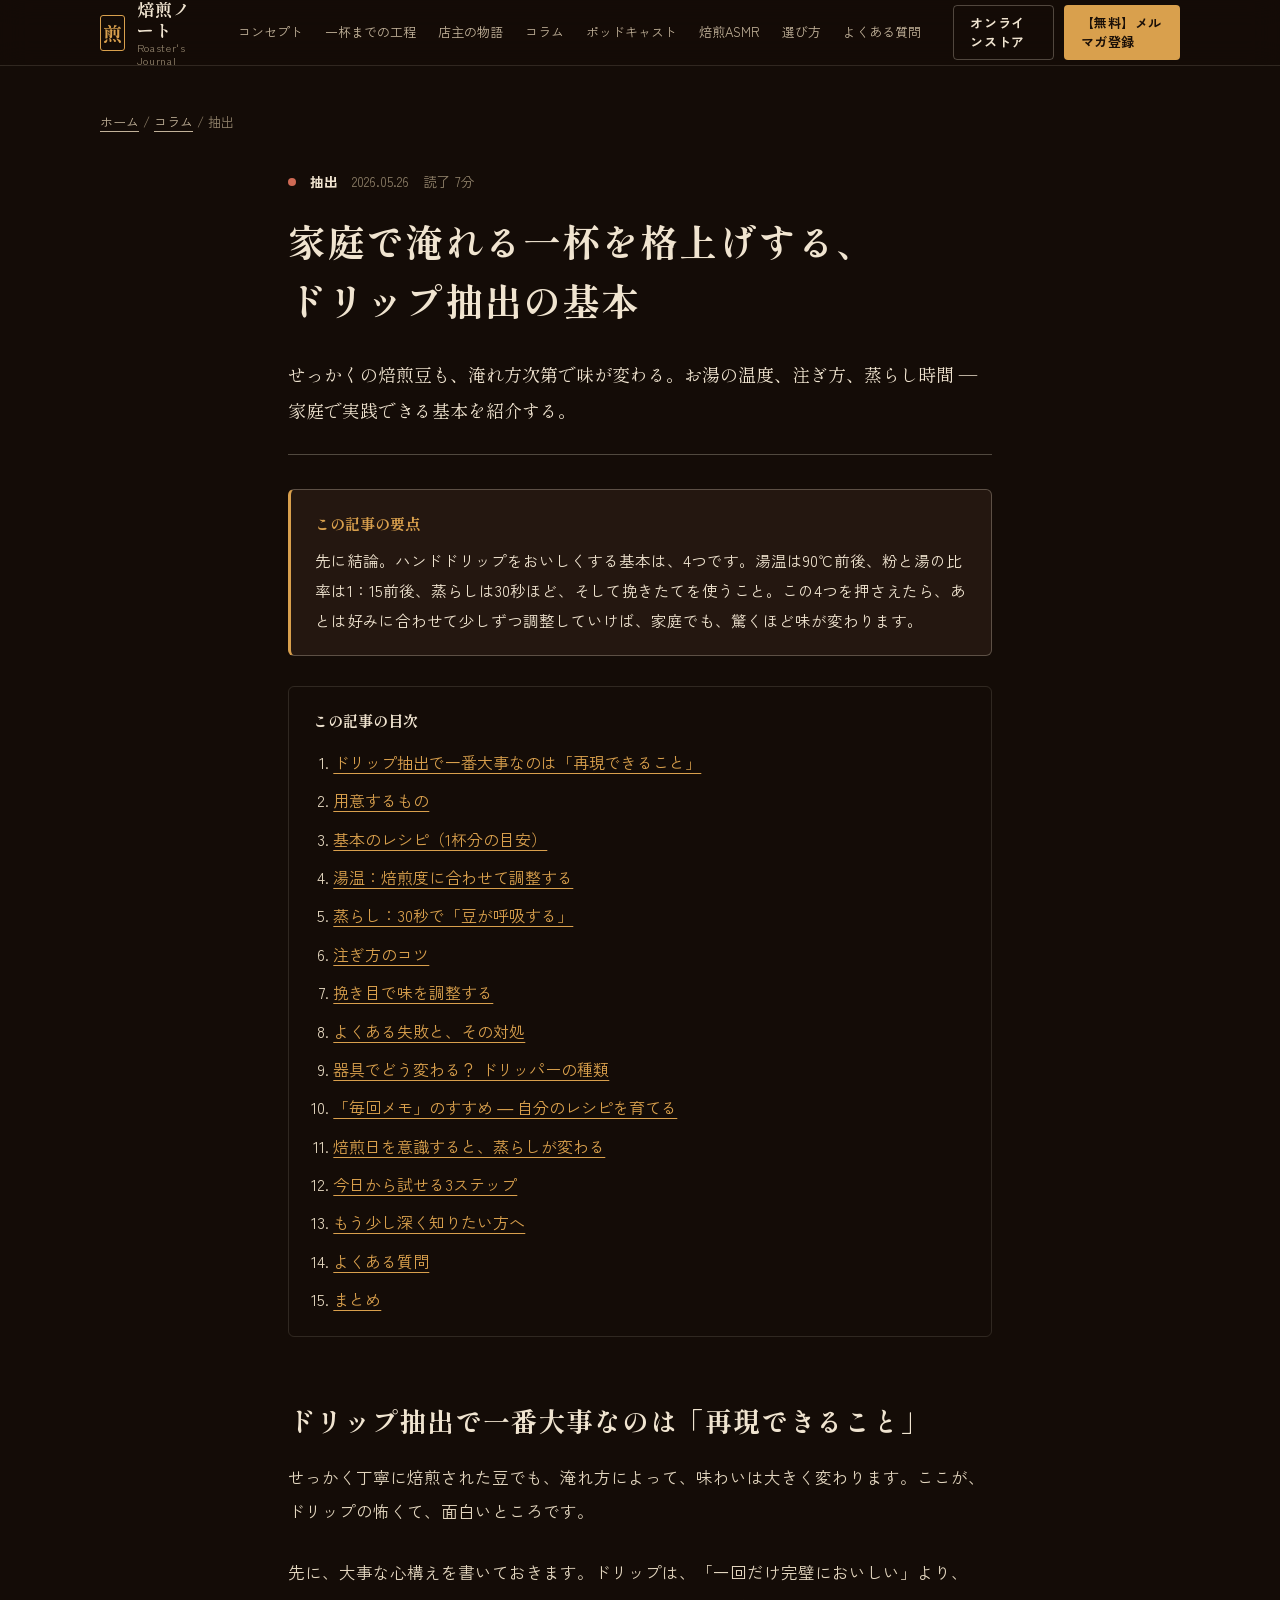
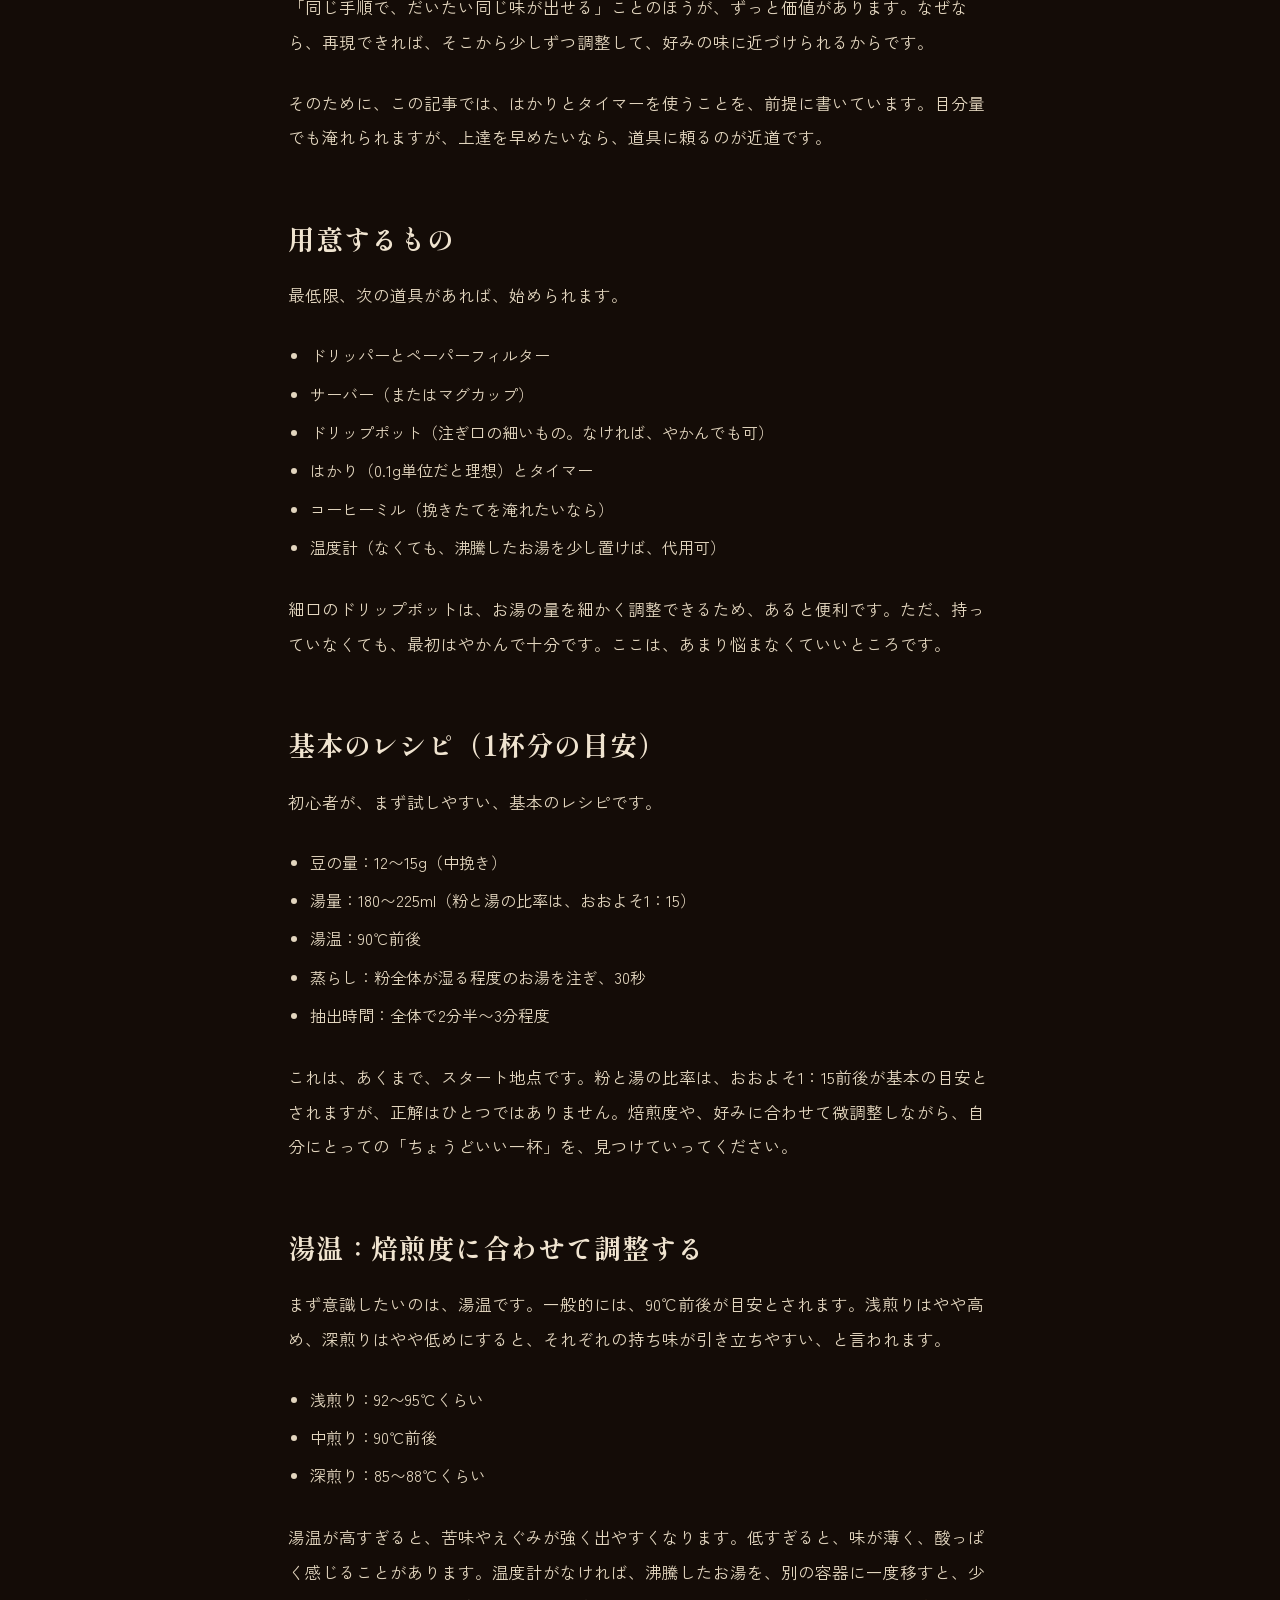
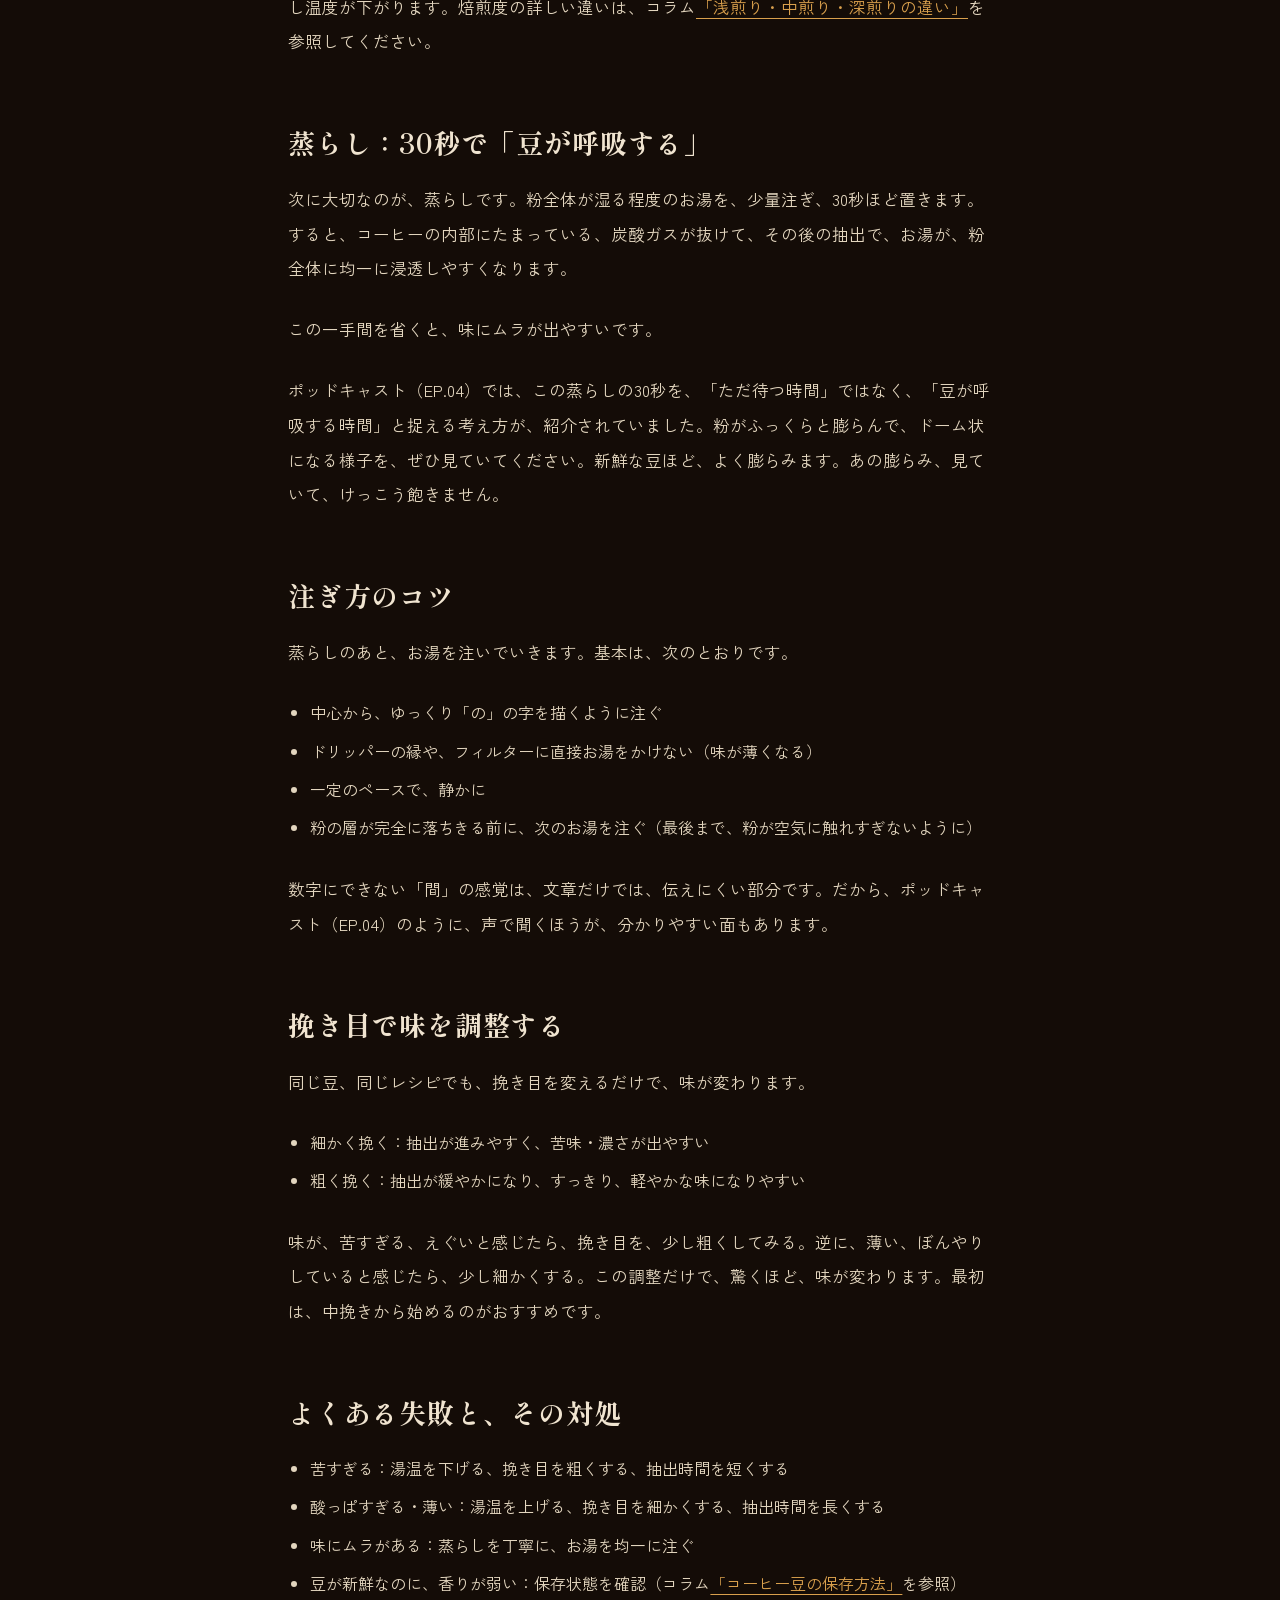
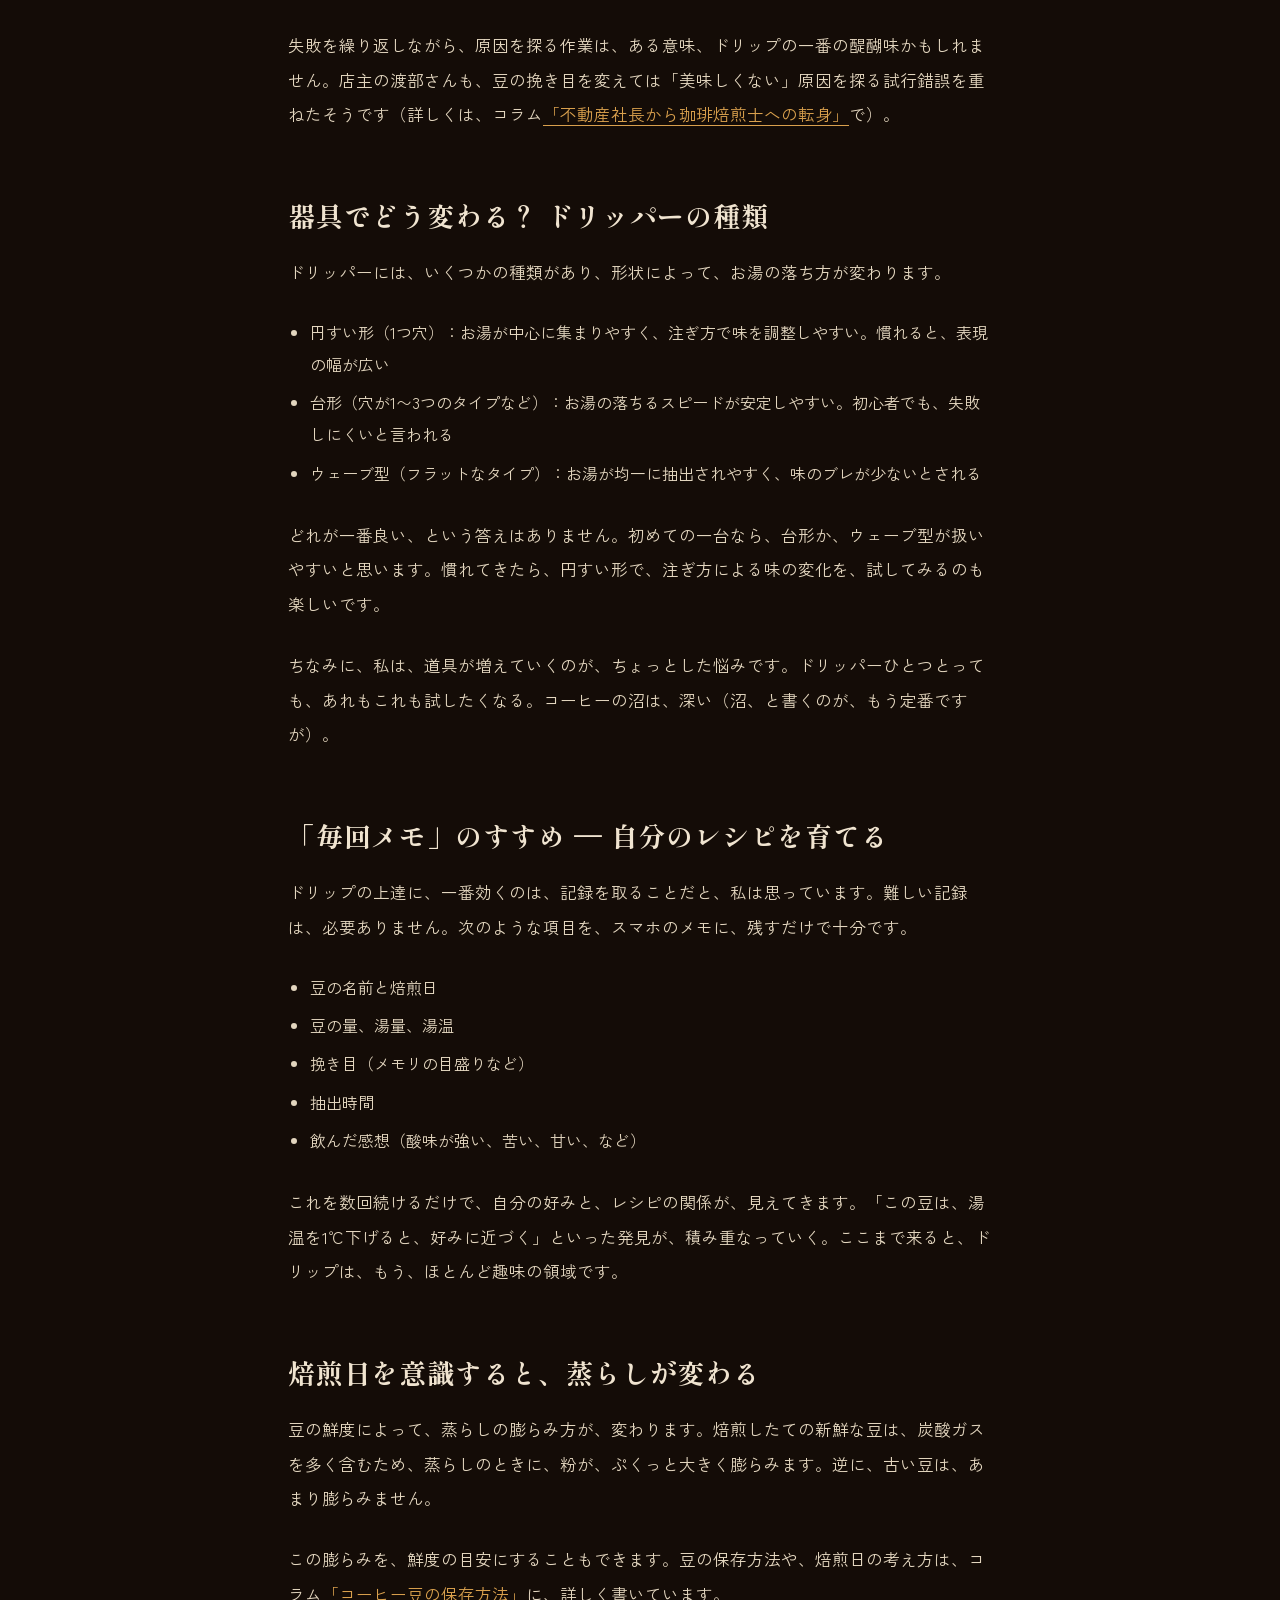
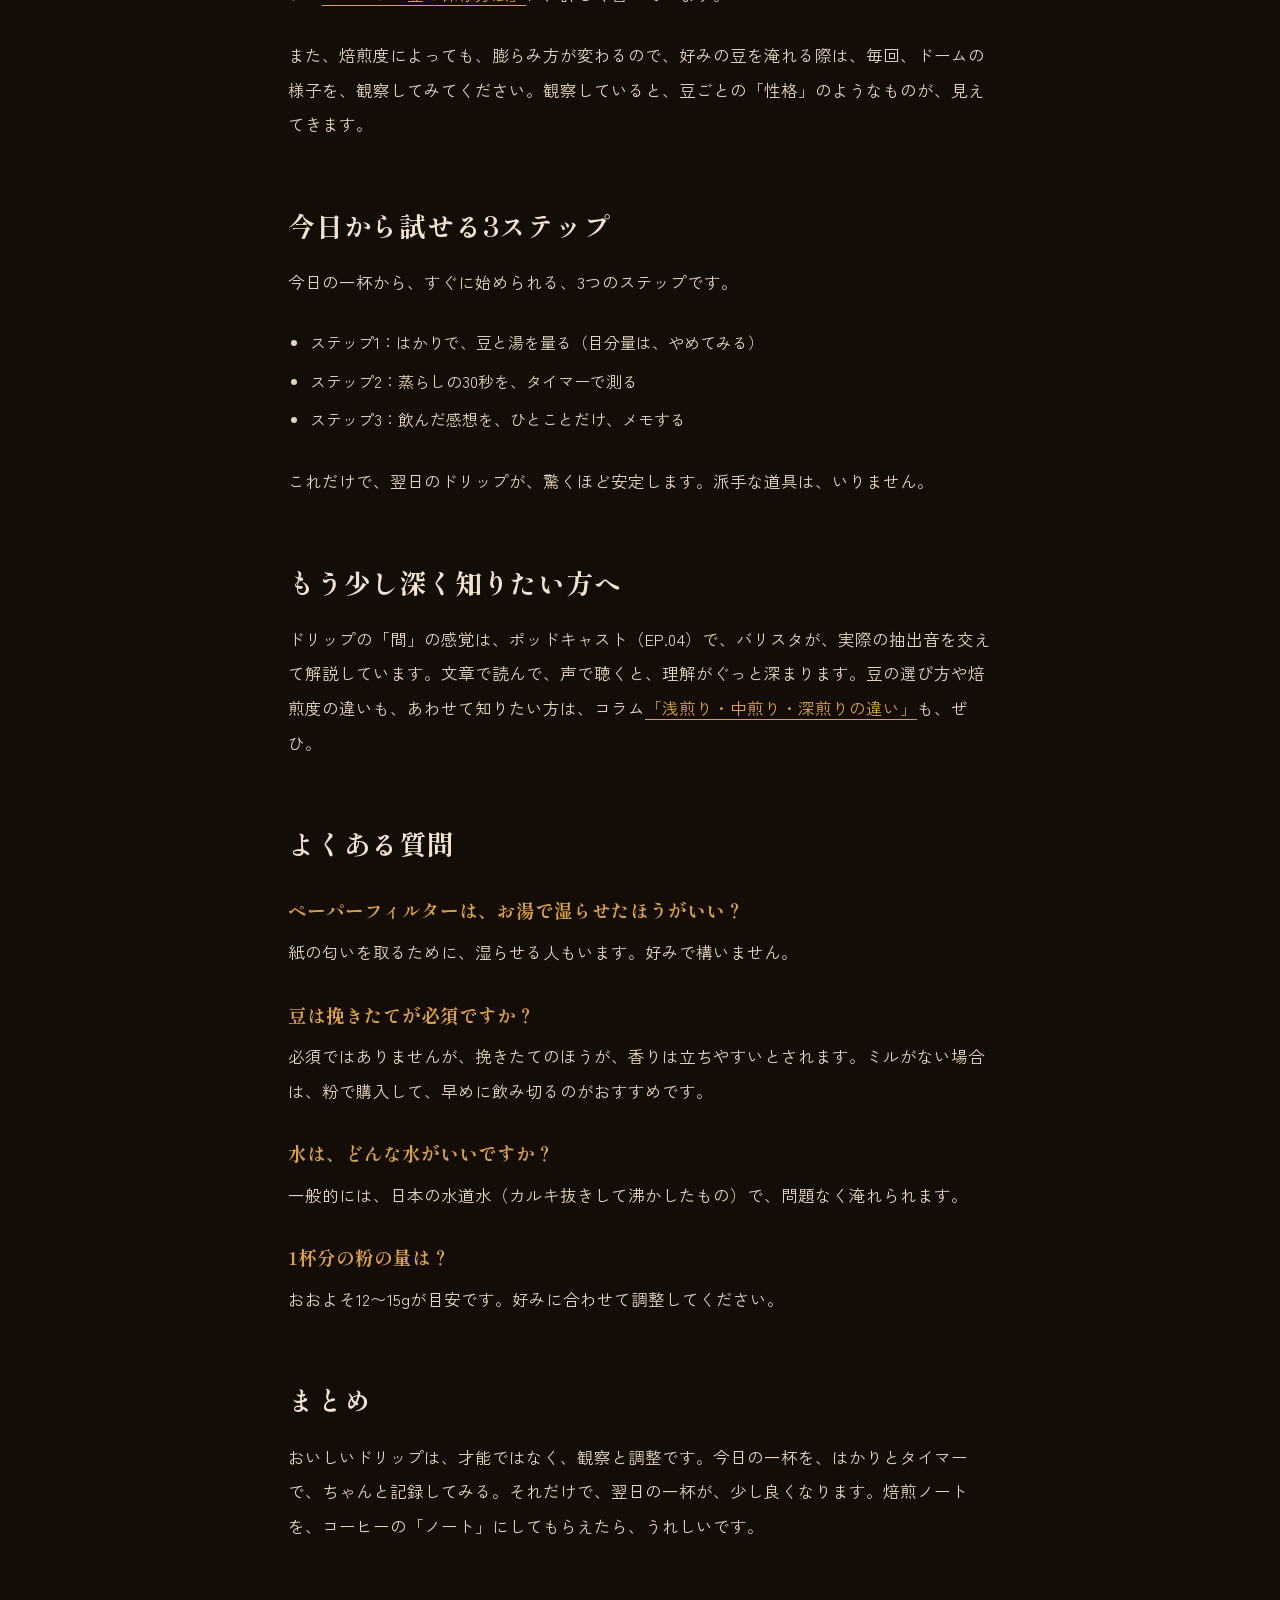
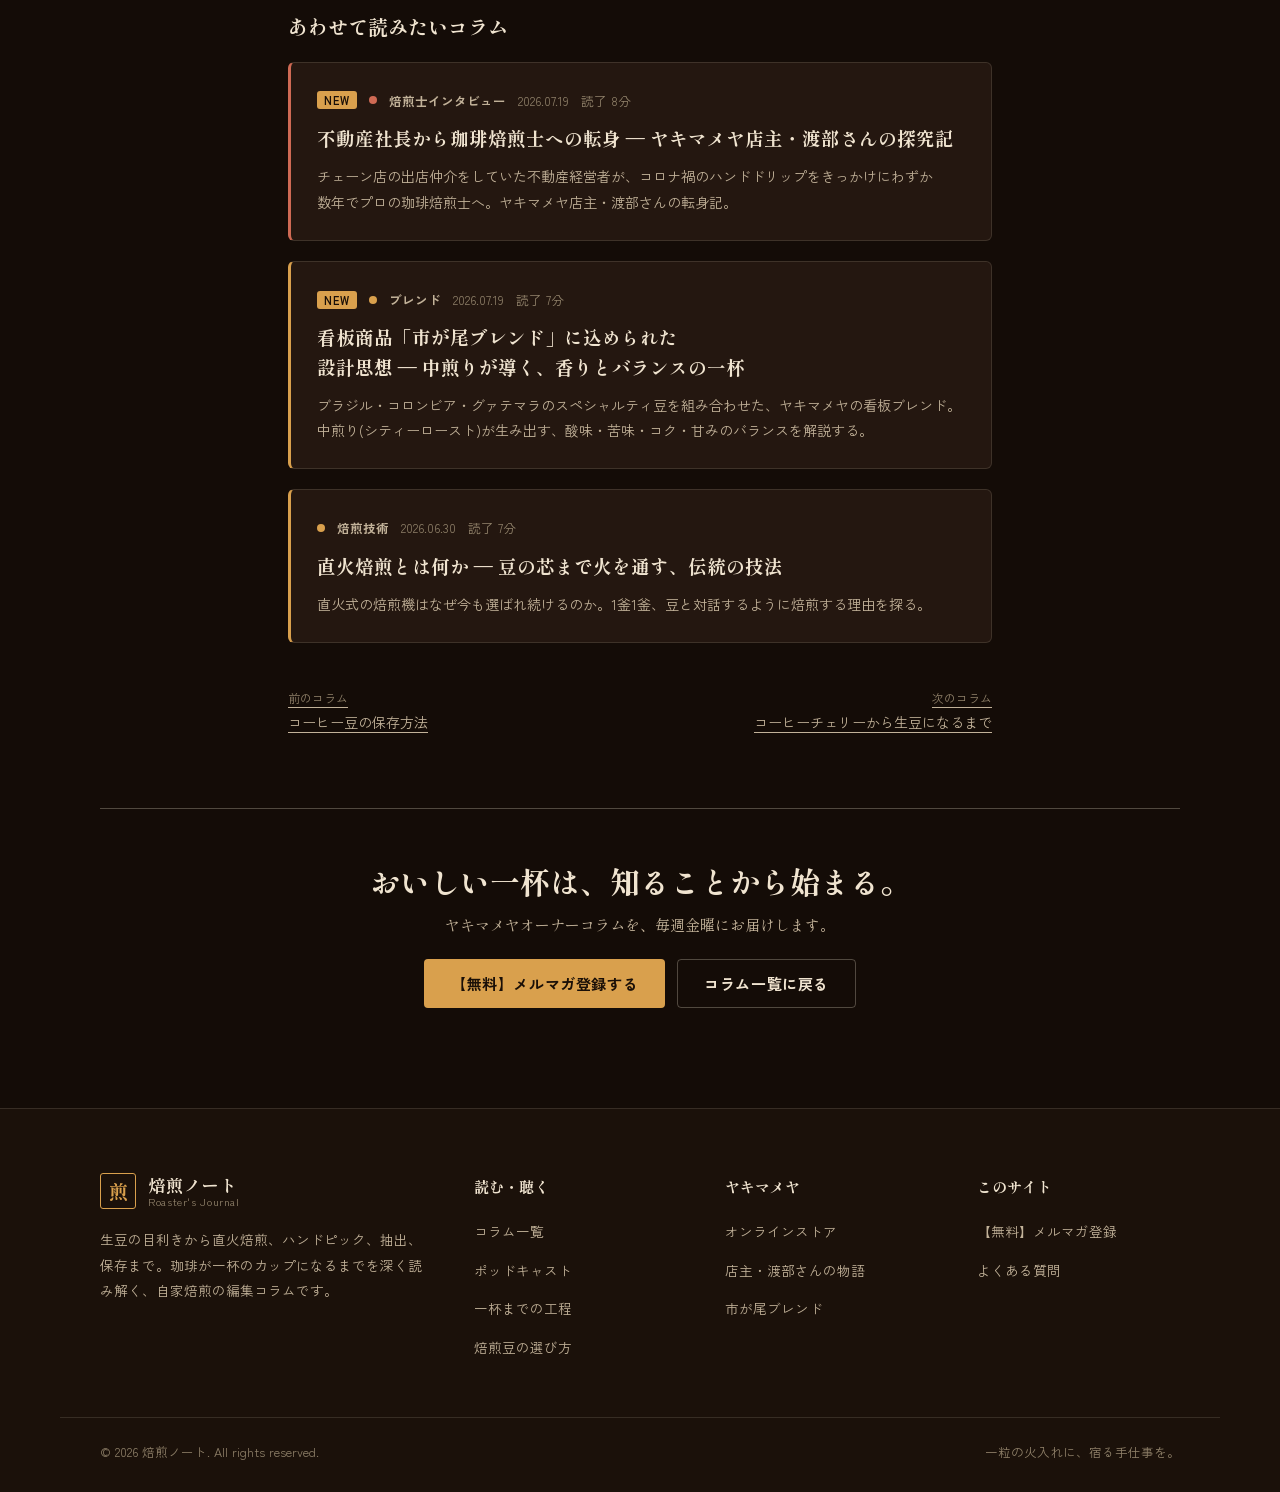
<file: column/drip-basics/index.html>
<!DOCTYPE html>
<html lang="ja">
<head>
<meta charset="UTF-8">
<meta name="viewport" content="width=device-width, initial-scale=1.0">
<title>家庭で淹れる一杯を格上げする、ドリップ抽出の基本 | 焙煎ノート</title>
<meta name="description" content="ドリップ抽出における湯温・粉量・蒸らし時間など、家庭でおいしい一杯を淹れるための基本ポイントを解説する。">
<link rel="canonical" href="https://YOUR-DOMAIN.example/column/drip-basics/">
<meta property="og:type" content="article">
<meta property="og:title" content="家庭で淹れる一杯を格上げする、ドリップ抽出の基本 | 焙煎ノート">
<meta property="og:description" content="ドリップ抽出における湯温・粉量・蒸らし時間など、家庭でおいしい一杯を淹れるための基本ポイントを解説する。">
<meta property="og:url" content="https://YOUR-DOMAIN.example/column/drip-basics/">
<meta property="og:site_name" content="焙煎ノート">
<meta name="twitter:card" content="summary">
<meta name="theme-color" content="#140c07">
<link rel="preconnect" href="https://fonts.googleapis.com"><link rel="preconnect" href="https://fonts.gstatic.com" crossorigin><link href="https://fonts.googleapis.com/css2?family=Shippori+Mincho+B1:wght@500;700&family=Zen+Kaku+Gothic+New:wght@400;500;700&display=swap" rel="stylesheet">
<link rel="stylesheet" href="../../assets/base.css">
<link rel="stylesheet" href="../../assets/article.css">
<meta name="keywords" content="ハンドドリップ コツ, ドリップ 抽出 基本, コーヒー 湯温, コーヒー 蒸らし, コーヒー 粉 湯 比率, 家庭 コーヒー おいしく"><script type="application/ld+json">{"@context": "https://schema.org", "@type": "Article", "headline": "家庭で淹れる一杯を格上げする、ドリップ抽出の基本", "description": "ドリップ抽出における湯温・粉量・蒸らし時間など、家庭でおいしい一杯を淹れるための基本ポイントを解説する。", "datePublished": "2026-05-26", "dateModified": "2026-05-26", "inLanguage": "ja", "articleSection": "抽出", "mainEntityOfPage": "https://YOUR-DOMAIN.example/column/drip-basics/", "publisher": {"@type": "Organization", "name": "焙煎ノート", "logo": {"@type": "ImageObject", "url": "https://YOUR-DOMAIN.example/images/yakimameya-logo.png"}}, "wordCount": 3614, "keywords": "ハンドドリップ コツ, ドリップ 抽出 基本, コーヒー 湯温, コーヒー 蒸らし, コーヒー 粉 湯 比率, 家庭 コーヒー おいしく"}</script><script type="application/ld+json">{"@context": "https://schema.org", "@type": "FAQPage", "mainEntity": [{"@type": "Question", "name": "ペーパーフィルターは、お湯で湿らせたほうがいい？", "acceptedAnswer": {"@type": "Answer", "text": "紙の匂いを取るために、湿らせる人もいます。好みで構いません。"}}, {"@type": "Question", "name": "豆は挽きたてが必須ですか？", "acceptedAnswer": {"@type": "Answer", "text": "必須ではありませんが、挽きたてのほうが、香りは立ちやすいとされます。ミルがない場合は、粉で購入して、早めに飲み切るのがおすすめです。"}}, {"@type": "Question", "name": "水は、どんな水がいいですか？", "acceptedAnswer": {"@type": "Answer", "text": "一般的には、日本の水道水（カルキ抜きして沸かしたもの）で、問題なく淹れられます。"}}, {"@type": "Question", "name": "1杯分の粉の量は？", "acceptedAnswer": {"@type": "Answer", "text": "おおよそ12〜15gが目安です。好みに合わせて調整してください。"}}]}</script>
</head>
<body>
<header class="hd" id="top">
  <div class="hd__in">
    <a class="logo" href="../../index.html" aria-label="焙煎ノート トップへ">
      <span class="logo__mark">煎</span>
      <span class="logo__txt"><b>焙煎ノート</b><small>Roaster's Journal</small></span>
    </a>
    <nav class="hd__nav" id="hdNav" aria-label="メインメニュー"><a href="../../index.html#concept">コンセプト</a><a href="../../index.html#journey">一杯までの工程</a><a href="../../index.html#story">店主の物語</a><a href="../../index.html#columns">コラム</a><a href="../../index.html#podcast">ポッドキャスト</a><a href="../../index.html#asmr">焙煎ASMR</a><a href="../../index.html#guide">選び方</a><a href="../../index.html#faq">よくある質問</a></nav>
    <div class="hd__cta">
      <a class="btn btn--ghost btn--sm hd__store" href="https://yakimameya.base.shop/" target="_blank" rel="noopener noreferrer">オンラインストア</a>
      <a class="btn btn--gold btn--sm" href="../../index.html#cta">【無料】メルマガ登録</a>
      <button class="hd__burger" id="hdBurger" aria-expanded="false" aria-controls="hdNav" aria-label="メニューを開く"><span></span><span></span><span></span></button>
    </div>
  </div>
</header>
<main class="pg"><div class="wrap">
  <nav class="crumb" aria-label="パンくず"><a href="../../index.html">ホーム</a> / <a href="../index.html">コラム</a> / 抽出</nav>
  <article class="art" style="--c:var(--wine)">
    <div class="art__meta"><span class="catdot"></span><span class="cat">抽出</span><span>2026.05.26</span><span>読了 7分</span></div>
    <h1>家庭で淹れる一杯を格上げする、ドリップ抽出の基本</h1>
    <p class="lead">せっかくの焙煎豆も、淹れ方次第で味が変わる。お湯の温度、注ぎ方、蒸らし時間 ― 家庭で実践できる基本を紹介する。</p>
    
    <div class="art__body"><aside class="callout"><b>この記事の要点</b><p>先に結論。ハンドドリップをおいしくする基本は、4つです。湯温は90℃前後、粉と湯の比率は1：15前後、蒸らしは30秒ほど、そして挽きたてを使うこと。この4つを押さえたら、あとは好みに合わせて少しずつ調整していけば、家庭でも、驚くほど味が変わります。</p></aside>
<nav class="toc" aria-label="この記事の目次"><b>この記事の目次</b><ol><li><a href="#s1">ドリップ抽出で一番大事なのは「再現できること」</a></li><li><a href="#s2">用意するもの</a></li><li><a href="#s3">基本のレシピ（1杯分の目安）</a></li><li><a href="#s4">湯温：焙煎度に合わせて調整する</a></li><li><a href="#s5">蒸らし：30秒で「豆が呼吸する」</a></li><li><a href="#s6">注ぎ方のコツ</a></li><li><a href="#s7">挽き目で味を調整する</a></li><li><a href="#s8">よくある失敗と、その対処</a></li><li><a href="#s9">器具でどう変わる？ ドリッパーの種類</a></li><li><a href="#s10">「毎回メモ」のすすめ ― 自分のレシピを育てる</a></li><li><a href="#s11">焙煎日を意識すると、蒸らしが変わる</a></li><li><a href="#s12">今日から試せる3ステップ</a></li><li><a href="#s13">もう少し深く知りたい方へ</a></li><li><a href="#s14">よくある質問</a></li><li><a href="#s15">まとめ</a></li></ol></nav>
<h2 id="s1">ドリップ抽出で一番大事なのは「再現できること」</h2>
<p>せっかく丁寧に焙煎された豆でも、淹れ方によって、味わいは大きく変わります。ここが、ドリップの怖くて、面白いところです。</p>
<p>先に、大事な心構えを書いておきます。ドリップは、「一回だけ完璧においしい」より、「同じ手順で、だいたい同じ味が出せる」ことのほうが、ずっと価値があります。なぜなら、再現できれば、そこから少しずつ調整して、好みの味に近づけられるからです。</p>
<p>そのために、この記事では、はかりとタイマーを使うことを、前提に書いています。目分量でも淹れられますが、上達を早めたいなら、道具に頼るのが近道です。</p>
<h2 id="s2">用意するもの</h2>
<p>最低限、次の道具があれば、始められます。</p>
<ul><li>ドリッパーとペーパーフィルター</li><li>サーバー（またはマグカップ）</li><li>ドリップポット（注ぎ口の細いもの。なければ、やかんでも可）</li><li>はかり（0.1g単位だと理想）とタイマー</li><li>コーヒーミル（挽きたてを淹れたいなら）</li><li>温度計（なくても、沸騰したお湯を少し置けば、代用可）</li></ul>
<p>細口のドリップポットは、お湯の量を細かく調整できるため、あると便利です。ただ、持っていなくても、最初はやかんで十分です。ここは、あまり悩まなくていいところです。</p>
<h2 id="s3">基本のレシピ（1杯分の目安）</h2>
<p>初心者が、まず試しやすい、基本のレシピです。</p>
<ul><li>豆の量：12〜15g（中挽き）</li><li>湯量：180〜225ml（粉と湯の比率は、おおよそ1：15）</li><li>湯温：90℃前後</li><li>蒸らし：粉全体が湿る程度のお湯を注ぎ、30秒</li><li>抽出時間：全体で2分半〜3分程度</li></ul>
<p>これは、あくまで、スタート地点です。粉と湯の比率は、おおよそ1：15前後が基本の目安とされますが、正解はひとつではありません。焙煎度や、好みに合わせて微調整しながら、自分にとっての「ちょうどいい一杯」を、見つけていってください。</p>
<h2 id="s4">湯温：焙煎度に合わせて調整する</h2>
<p>まず意識したいのは、湯温です。一般的には、90℃前後が目安とされます。浅煎りはやや高め、深煎りはやや低めにすると、それぞれの持ち味が引き立ちやすい、と言われます。</p>
<ul><li>浅煎り：92〜95℃くらい</li><li>中煎り：90℃前後</li><li>深煎り：85〜88℃くらい</li></ul>
<p>湯温が高すぎると、苦味やえぐみが強く出やすくなります。低すぎると、味が薄く、酸っぱく感じることがあります。温度計がなければ、沸騰したお湯を、別の容器に一度移すと、少し温度が下がります。焙煎度の詳しい違いは、コラム<a href="../../column/roast-level/index.html">「浅煎り・中煎り・深煎りの違い」</a>を参照してください。</p>
<h2 id="s5">蒸らし：30秒で「豆が呼吸する」</h2>
<p>次に大切なのが、蒸らしです。粉全体が湿る程度のお湯を、少量注ぎ、30秒ほど置きます。すると、コーヒーの内部にたまっている、炭酸ガスが抜けて、その後の抽出で、お湯が、粉全体に均一に浸透しやすくなります。</p>
<p>この一手間を省くと、味にムラが出やすいです。</p>
<p>ポッドキャスト（EP.04）では、この蒸らしの30秒を、「ただ待つ時間」ではなく、「豆が呼吸する時間」と捉える考え方が、紹介されていました。粉がふっくらと膨らんで、ドーム状になる様子を、ぜひ見ていてください。新鮮な豆ほど、よく膨らみます。あの膨らみ、見ていて、けっこう飽きません。</p>
<h2 id="s6">注ぎ方のコツ</h2>
<p>蒸らしのあと、お湯を注いでいきます。基本は、次のとおりです。</p>
<ul><li>中心から、ゆっくり「の」の字を描くように注ぐ</li><li>ドリッパーの縁や、フィルターに直接お湯をかけない（味が薄くなる）</li><li>一定のペースで、静かに</li><li>粉の層が完全に落ちきる前に、次のお湯を注ぐ（最後まで、粉が空気に触れすぎないように）</li></ul>
<p>数字にできない「間」の感覚は、文章だけでは、伝えにくい部分です。だから、ポッドキャスト（EP.04）のように、声で聞くほうが、分かりやすい面もあります。</p>
<h2 id="s7">挽き目で味を調整する</h2>
<p>同じ豆、同じレシピでも、挽き目を変えるだけで、味が変わります。</p>
<ul><li>細かく挽く：抽出が進みやすく、苦味・濃さが出やすい</li><li>粗く挽く：抽出が緩やかになり、すっきり、軽やかな味になりやすい</li></ul>
<p>味が、苦すぎる、えぐいと感じたら、挽き目を、少し粗くしてみる。逆に、薄い、ぼんやりしていると感じたら、少し細かくする。この調整だけで、驚くほど、味が変わります。最初は、中挽きから始めるのがおすすめです。</p>
<h2 id="s8">よくある失敗と、その対処</h2>
<ul><li>苦すぎる：湯温を下げる、挽き目を粗くする、抽出時間を短くする</li><li>酸っぱすぎる・薄い：湯温を上げる、挽き目を細かくする、抽出時間を長くする</li><li>味にムラがある：蒸らしを丁寧に、お湯を均一に注ぐ</li><li>豆が新鮮なのに、香りが弱い：保存状態を確認（コラム<a href="../../column/bean-storage/index.html">「コーヒー豆の保存方法」</a>を参照）</li></ul>
<p>失敗を繰り返しながら、原因を探る作業は、ある意味、ドリップの一番の醍醐味かもしれません。店主の渡部さんも、豆の挽き目を変えては「美味しくない」原因を探る試行錯誤を重ねたそうです（詳しくは、コラム<a href="../../column/watanabe-story-blueprints-to-beans/index.html">「不動産社長から珈琲焙煎士への転身」</a>で）。</p>
<h2 id="s9">器具でどう変わる？ ドリッパーの種類</h2>
<p>ドリッパーには、いくつかの種類があり、形状によって、お湯の落ち方が変わります。</p>
<ul><li>円すい形（1つ穴）：お湯が中心に集まりやすく、注ぎ方で味を調整しやすい。慣れると、表現の幅が広い</li><li>台形（穴が1〜3つのタイプなど）：お湯の落ちるスピードが安定しやすい。初心者でも、失敗しにくいと言われる</li><li>ウェーブ型（フラットなタイプ）：お湯が均一に抽出されやすく、味のブレが少ないとされる</li></ul>
<p>どれが一番良い、という答えはありません。初めての一台なら、台形か、ウェーブ型が扱いやすいと思います。慣れてきたら、円すい形で、注ぎ方による味の変化を、試してみるのも楽しいです。</p>
<p>ちなみに、私は、道具が増えていくのが、ちょっとした悩みです。ドリッパーひとつとっても、あれもこれも試したくなる。コーヒーの沼は、深い（沼、と書くのが、もう定番ですが）。</p>
<h2 id="s10">「毎回メモ」のすすめ ― 自分のレシピを育てる</h2>
<p>ドリップの上達に、一番効くのは、記録を取ることだと、私は思っています。難しい記録は、必要ありません。次のような項目を、スマホのメモに、残すだけで十分です。</p>
<ul><li>豆の名前と焙煎日</li><li>豆の量、湯量、湯温</li><li>挽き目（メモリの目盛りなど）</li><li>抽出時間</li><li>飲んだ感想（酸味が強い、苦い、甘い、など）</li></ul>
<p>これを数回続けるだけで、自分の好みと、レシピの関係が、見えてきます。「この豆は、湯温を1℃下げると、好みに近づく」といった発見が、積み重なっていく。ここまで来ると、ドリップは、もう、ほとんど趣味の領域です。</p>
<h2 id="s11">焙煎日を意識すると、蒸らしが変わる</h2>
<p>豆の鮮度によって、蒸らしの膨らみ方が、変わります。焙煎したての新鮮な豆は、炭酸ガスを多く含むため、蒸らしのときに、粉が、ぷくっと大きく膨らみます。逆に、古い豆は、あまり膨らみません。</p>
<p>この膨らみを、鮮度の目安にすることもできます。豆の保存方法や、焙煎日の考え方は、コラム<a href="../../column/bean-storage/index.html">「コーヒー豆の保存方法」</a>に、詳しく書いています。</p>
<p>また、焙煎度によっても、膨らみ方が変わるので、好みの豆を淹れる際は、毎回、ドームの様子を、観察してみてください。観察していると、豆ごとの「性格」のようなものが、見えてきます。</p>
<h2 id="s12">今日から試せる3ステップ</h2>
<p>今日の一杯から、すぐに始められる、3つのステップです。</p>
<ul><li>ステップ1：はかりで、豆と湯を量る（目分量は、やめてみる）</li><li>ステップ2：蒸らしの30秒を、タイマーで測る</li><li>ステップ3：飲んだ感想を、ひとことだけ、メモする</li></ul>
<p>これだけで、翌日のドリップが、驚くほど安定します。派手な道具は、いりません。</p>
<h2 id="s13">もう少し深く知りたい方へ</h2>
<p>ドリップの「間」の感覚は、ポッドキャスト（EP.04）で、バリスタが、実際の抽出音を交えて解説しています。文章で読んで、声で聴くと、理解がぐっと深まります。豆の選び方や焙煎度の違いも、あわせて知りたい方は、コラム<a href="../../column/roast-level/index.html">「浅煎り・中煎り・深煎りの違い」</a>も、ぜひ。</p>
<h2 id="s14">よくある質問</h2>
<h3>ペーパーフィルターは、お湯で湿らせたほうがいい？</h3>
<p>紙の匂いを取るために、湿らせる人もいます。好みで構いません。</p>
<h3>豆は挽きたてが必須ですか？</h3>
<p>必須ではありませんが、挽きたてのほうが、香りは立ちやすいとされます。ミルがない場合は、粉で購入して、早めに飲み切るのがおすすめです。</p>
<h3>水は、どんな水がいいですか？</h3>
<p>一般的には、日本の水道水（カルキ抜きして沸かしたもの）で、問題なく淹れられます。</p>
<h3>1杯分の粉の量は？</h3>
<p>おおよそ12〜15gが目安です。好みに合わせて調整してください。</p>
<h2 id="s15">まとめ</h2>
<p>おいしいドリップは、才能ではなく、観察と調整です。今日の一杯を、はかりとタイマーで、ちゃんと記録してみる。それだけで、翌日の一杯が、少し良くなります。焙煎ノートを、コーヒーの「ノート」にしてもらえたら、うれしいです。</p></div>
  </article>
  <section class="rel"><h2>あわせて読みたいコラム</h2><div class="cgrid"><a class="ccard" style="--c:var(--wine)" data-cat="焙煎士インタビュー" href="../../column/watanabe-story-blueprints-to-beans/index.html">
  <span class="ccard__body">
    <span class="ccard__meta"><span class="new">NEW</span><span class="catdot"></span><span class="ccard__cat">焙煎士インタビュー</span><span>2026.07.19</span><span>読了 8分</span></span>
    <h3 class="ccard__title">不動産社長から珈琲焙煎士への転身 ― ヤキマメヤ店主・渡部さんの探究記</h3>
    <p class="ccard__ex">チェーン店の出店仲介をしていた不動産経営者が、コロナ禍のハンドドリップをきっかけにわずか数年でプロの珈琲焙煎士へ。ヤキマメヤ店主・渡部さんの転身記。</p>
  </span>
</a><a class="ccard" style="--c:var(--gold)" data-cat="ブレンド" href="../../column/ichigao-blend-signature/index.html">
  <span class="ccard__body">
    <span class="ccard__meta"><span class="new">NEW</span><span class="catdot"></span><span class="ccard__cat">ブレンド</span><span>2026.07.19</span><span>読了 7分</span></span>
    <h3 class="ccard__title">看板商品「市が尾ブレンド」に込められた設計思想 ― 中煎りが導く、香りとバランスの一杯</h3>
    <p class="ccard__ex">ブラジル・コロンビア・グァテマラのスペシャルティ豆を組み合わせた、ヤキマメヤの看板ブレンド。中煎り(シティーロースト)が生み出す、酸味・苦味・コク・甘みのバランスを解説する。</p>
  </span>
</a><a class="ccard" style="--c:var(--gold)" data-cat="焙煎技術" href="../../column/direct-fire/index.html">
  <span class="ccard__body">
    <span class="ccard__meta"><span class="catdot"></span><span class="ccard__cat">焙煎技術</span><span>2026.06.30</span><span>読了 7分</span></span>
    <h3 class="ccard__title">直火焙煎とは何か ― 豆の芯まで火を通す、伝統の技法</h3>
    <p class="ccard__ex">直火式の焙煎機はなぜ今も選ばれ続けるのか。1釜1釜、豆と対話するように焙煎する理由を探る。</p>
  </span>
</a></div></section>
  <div class="pn"><a href="../bean-storage/index.html"><small>前のコラム</small>コーヒー豆の保存方法</a><a href="../cherry-to-bean/index.html" style="text-align:right"><small>次のコラム</small>コーヒーチェリーから生豆になるまで</a></div>
  <div class="cta-band">
    <h2>おいしい一杯は、知ることから始まる。<br><small style="display:block;margin-top:8px;font-size:15px;font-weight:400;color:var(--ink2)">ヤキマメヤオーナーコラムを、毎週金曜にお届けします。</small></h2>
    <a class="btn btn--gold" href="../../index.html#cta">【無料】メルマガ登録する</a>
    <a class="btn btn--ghost" href="../index.html">コラム一覧に戻る</a>
  </div>
</div></main>
<footer class="ft">
  <div class="wrap ft__grid">
    <div>
      <a class="logo" href="../../index.html#top"><span class="logo__mark">煎</span><span class="logo__txt"><b>焙煎ノート</b><small>Roaster's Journal</small></span></a>
      <p class="ft__desc">生豆の目利きから直火焙煎、ハンドピック、抽出、保存まで。珈琲が一杯のカップになるまでを深く読み解く、自家焙煎の編集コラムです。</p>
    </div>
    <div>
      <h4>読む・聴く</h4>
      <ul>
        <li><a href="../../column/index.html">コラム一覧</a></li>
        <li><a href="../../index.html#podcast">ポッドキャスト</a></li>
        <li><a href="../../index.html#journey">一杯までの工程</a></li>
        <li><a href="../../index.html#guide">焙煎豆の選び方</a></li>
      </ul>
    </div>
    <div>
      <h4>ヤキマメヤ</h4>
      <ul>
        <li><a href="https://yakimameya.base.shop/" target="_blank" rel="noopener noreferrer">オンラインストア</a></li>
        <li><a href="../../index.html#story">店主・渡部さんの物語</a></li>
        <li><a href="../../index.html#shop">市が尾ブレンド</a></li>
      </ul>
    </div>
    <div>
      <h4>このサイト</h4>
      <ul>
        <li><a href="../../index.html#cta">【無料】メルマガ登録</a></li>
        <li><a href="../../index.html#faq">よくある質問</a></li>
      </ul>
    </div>
  </div>
  <div class="wrap ft__bottom"><span>© 2026 焙煎ノート. All rights reserved.</span><span>一粒の火入れに、宿る手仕事を。</span></div>
</footer>
<script>(function(){var b=document.getElementById('hdBurger'),n=document.getElementById('hdNav');if(!b||!n)return;
function set(o){n.classList.toggle('open',o);b.setAttribute('aria-expanded',o);b.setAttribute('aria-label',o?'メニューを閉じる':'メニューを開く')}
b.addEventListener('click',function(){set(!n.classList.contains('open'))});
n.addEventListener('click',function(ev){if(ev.target.tagName==='A')set(false)});
document.addEventListener('keydown',function(ev){if(ev.key==='Escape')set(false)})})();</script>
</body>
</html>
</file>
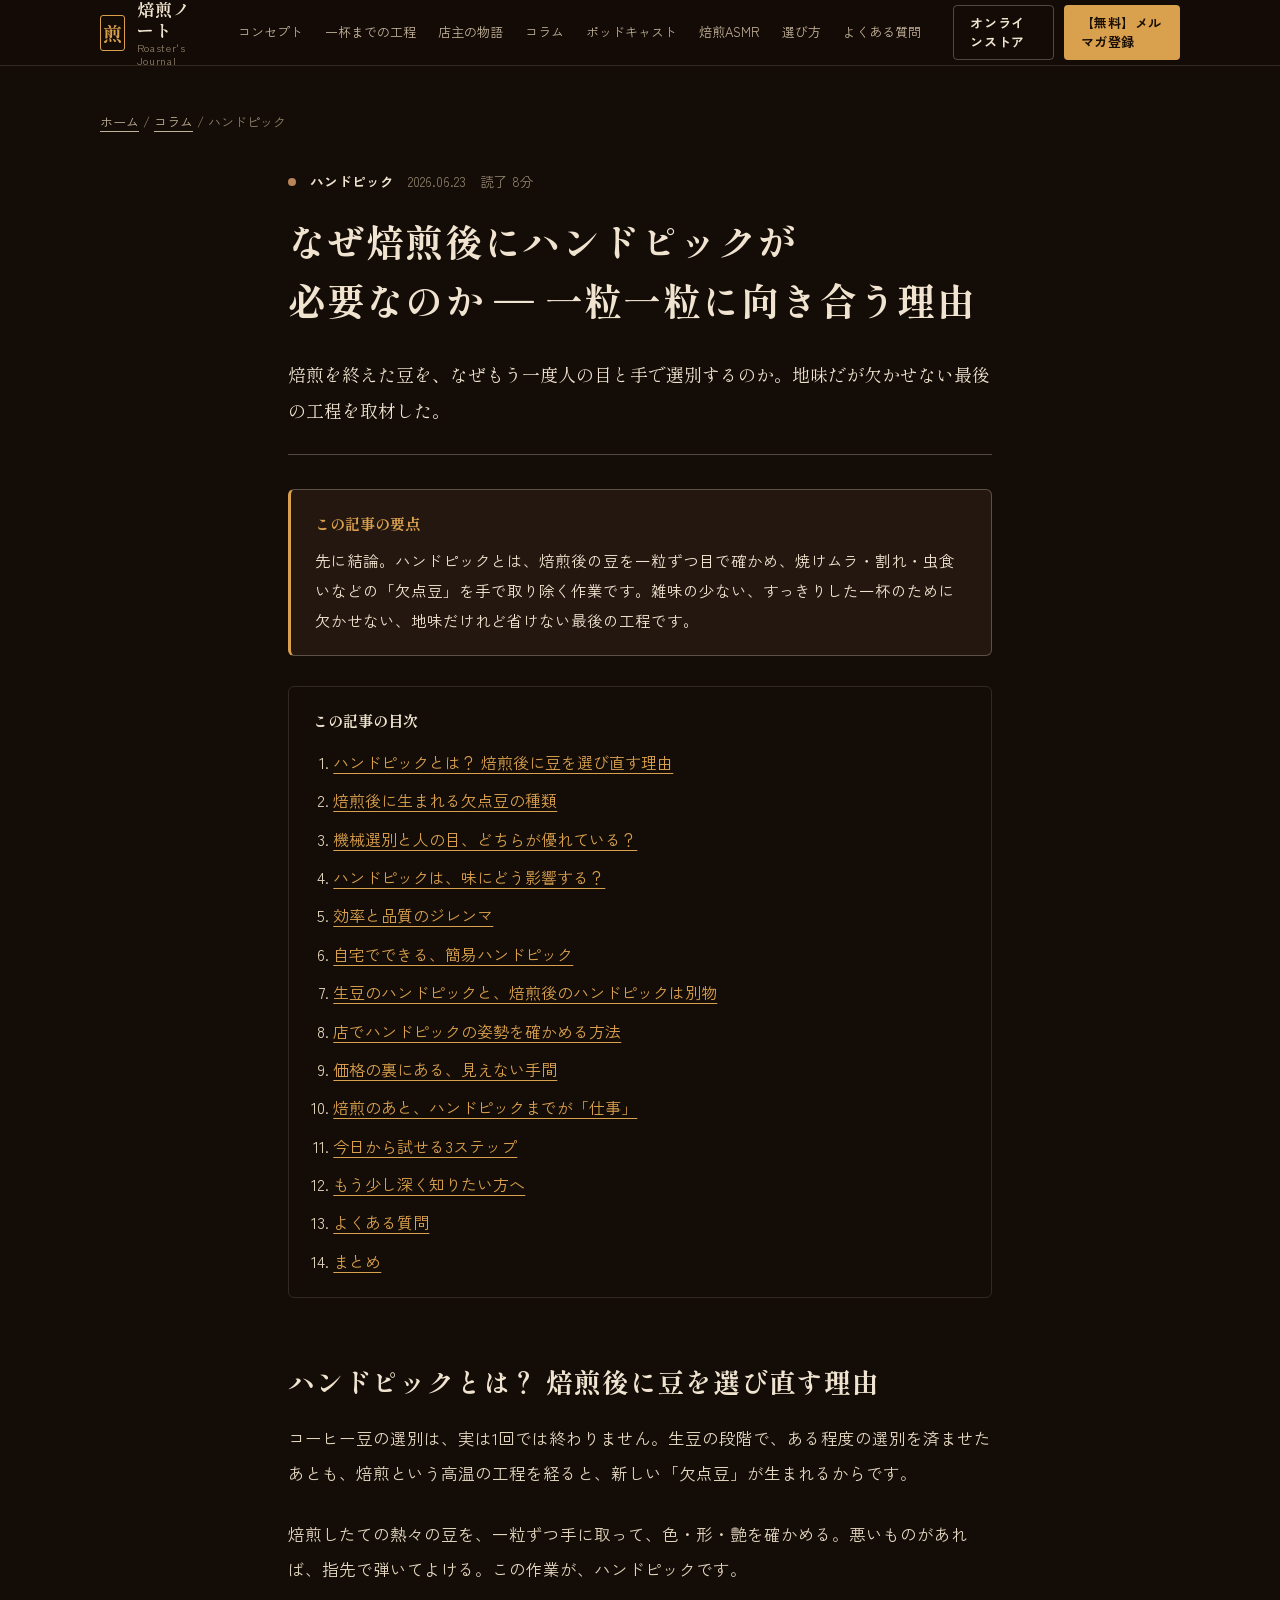
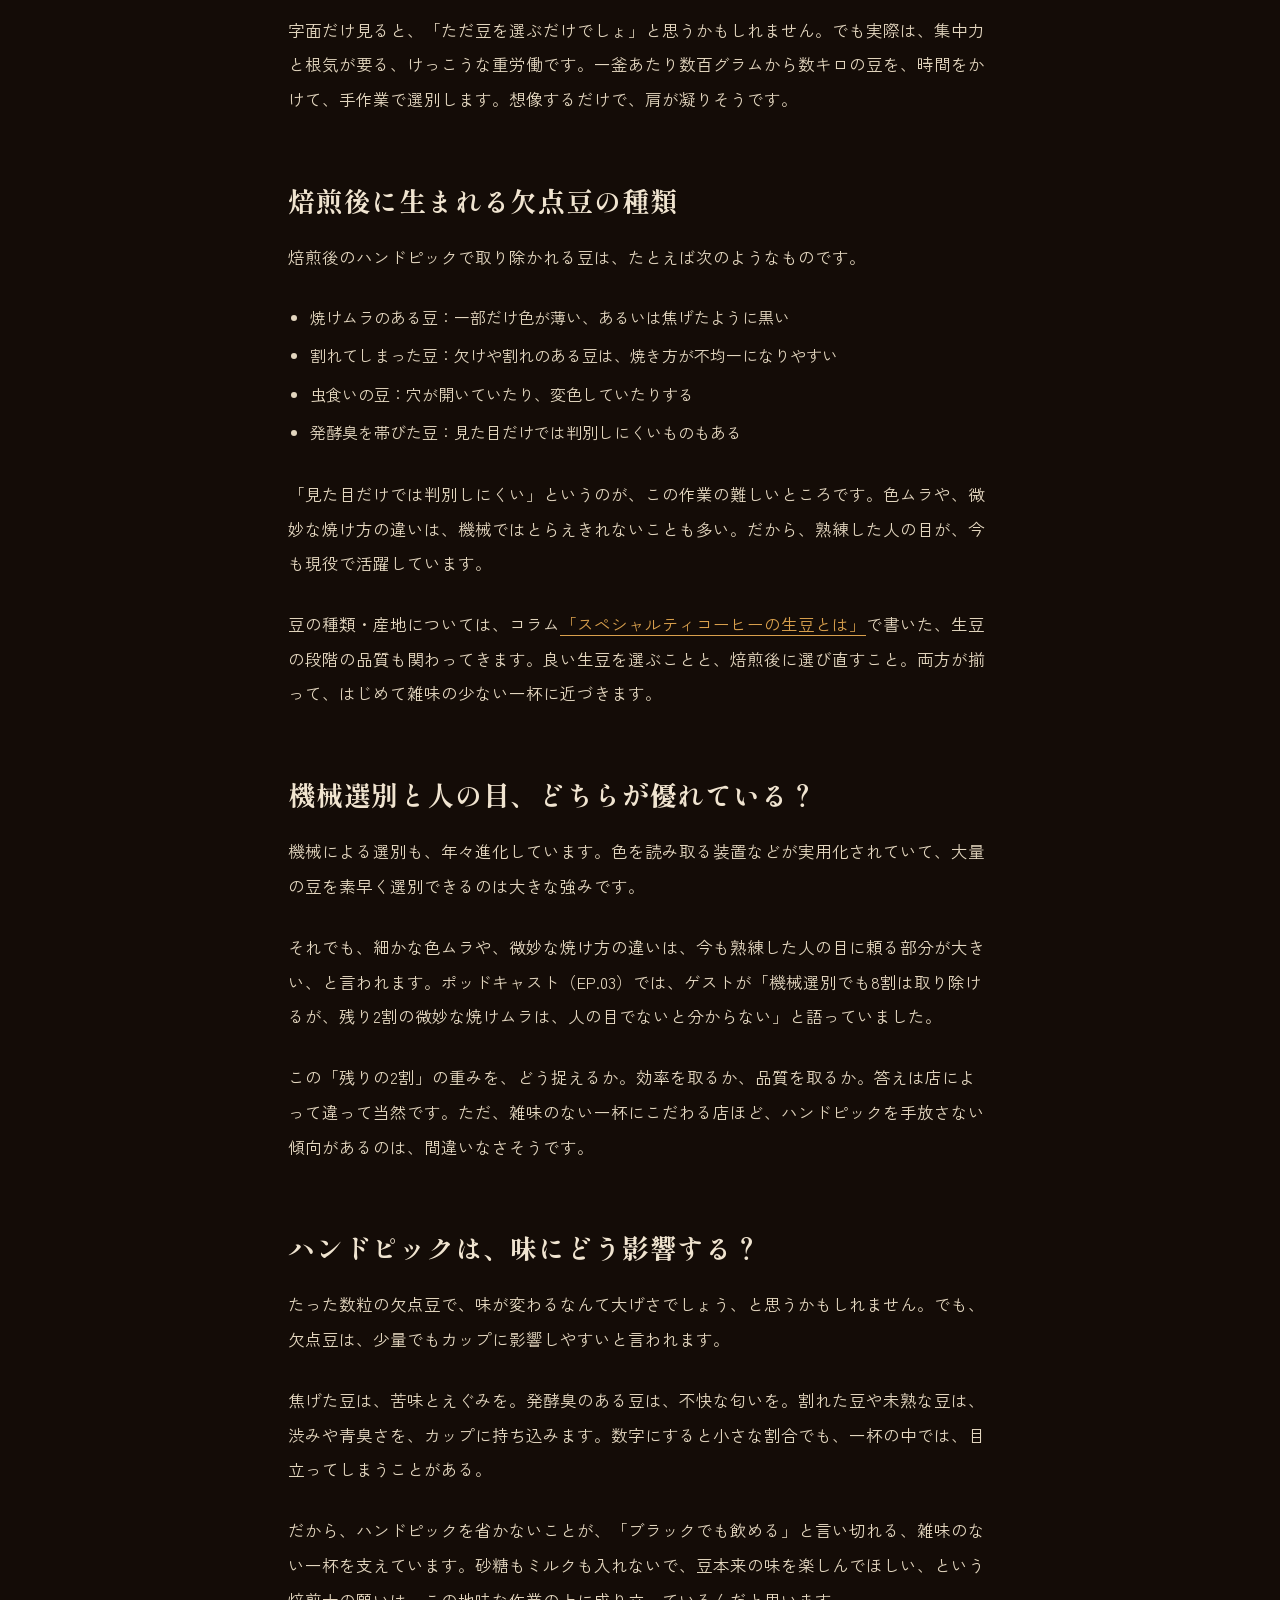
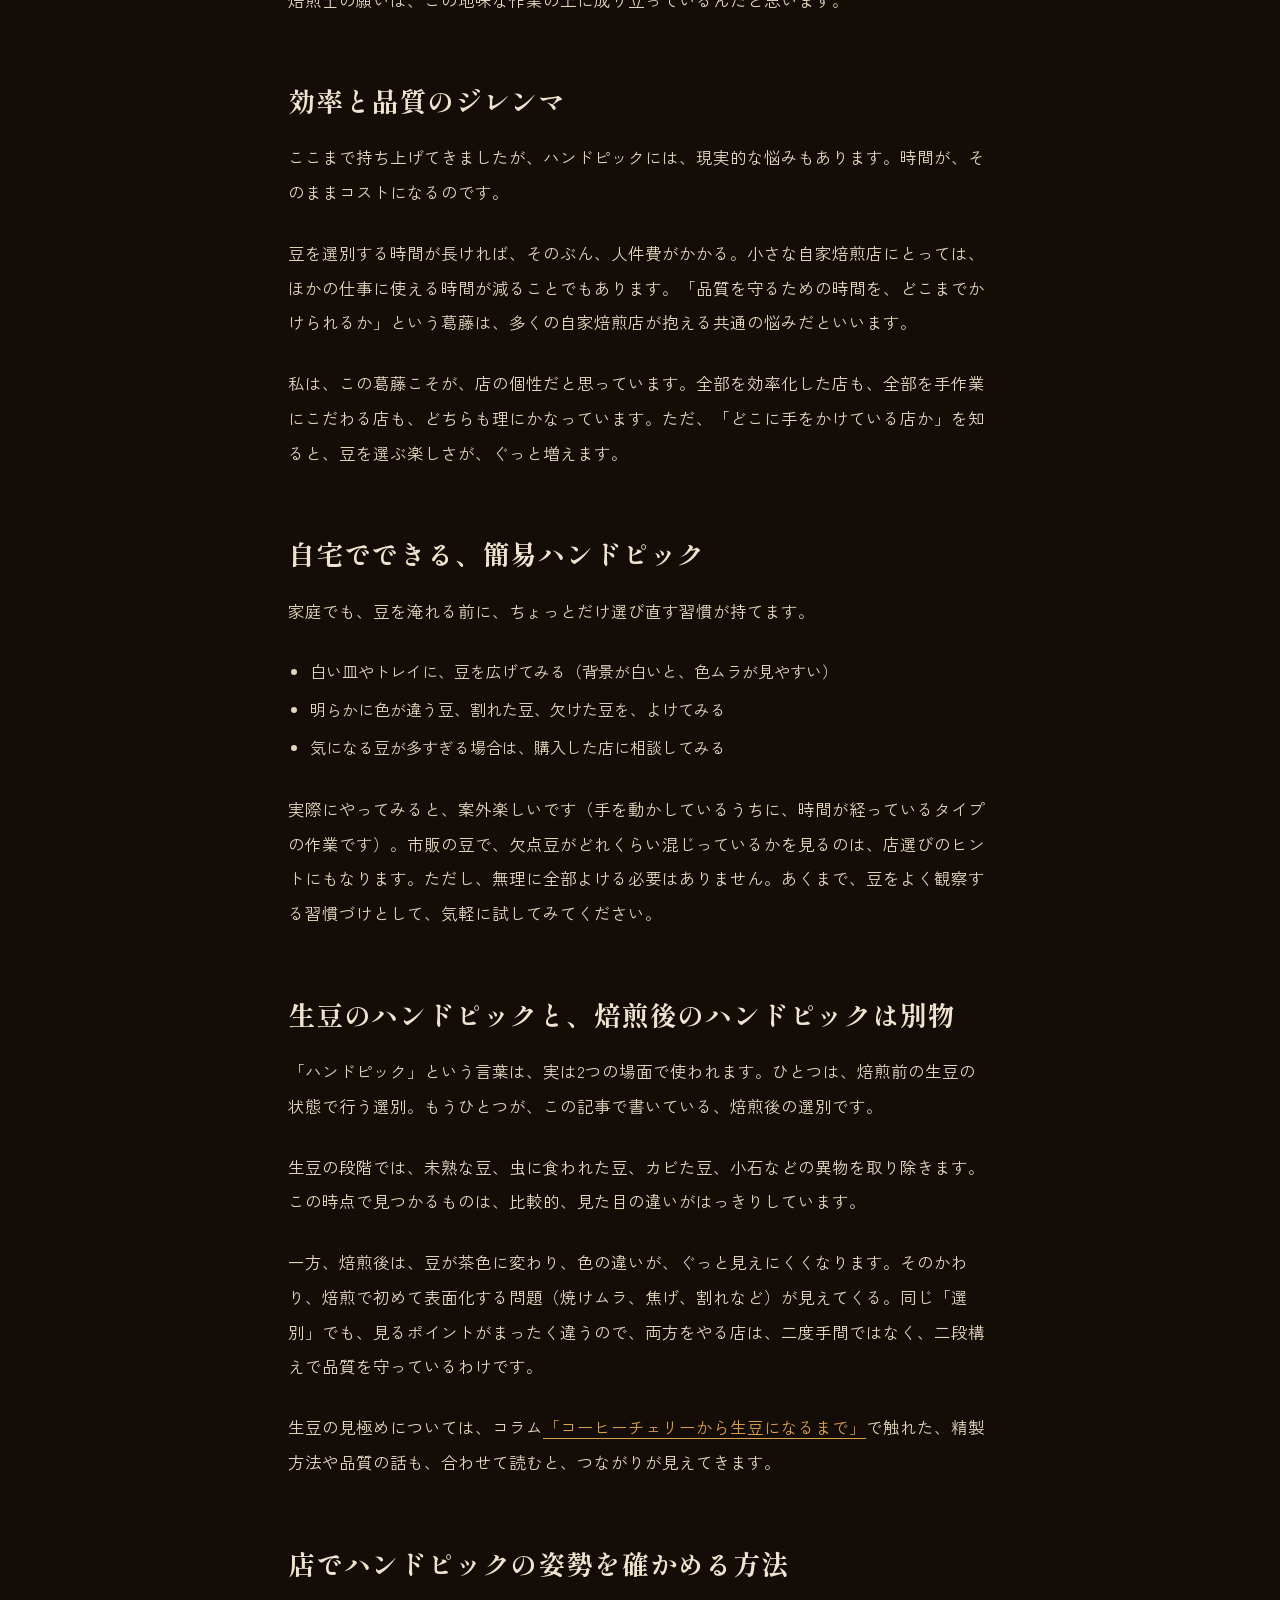
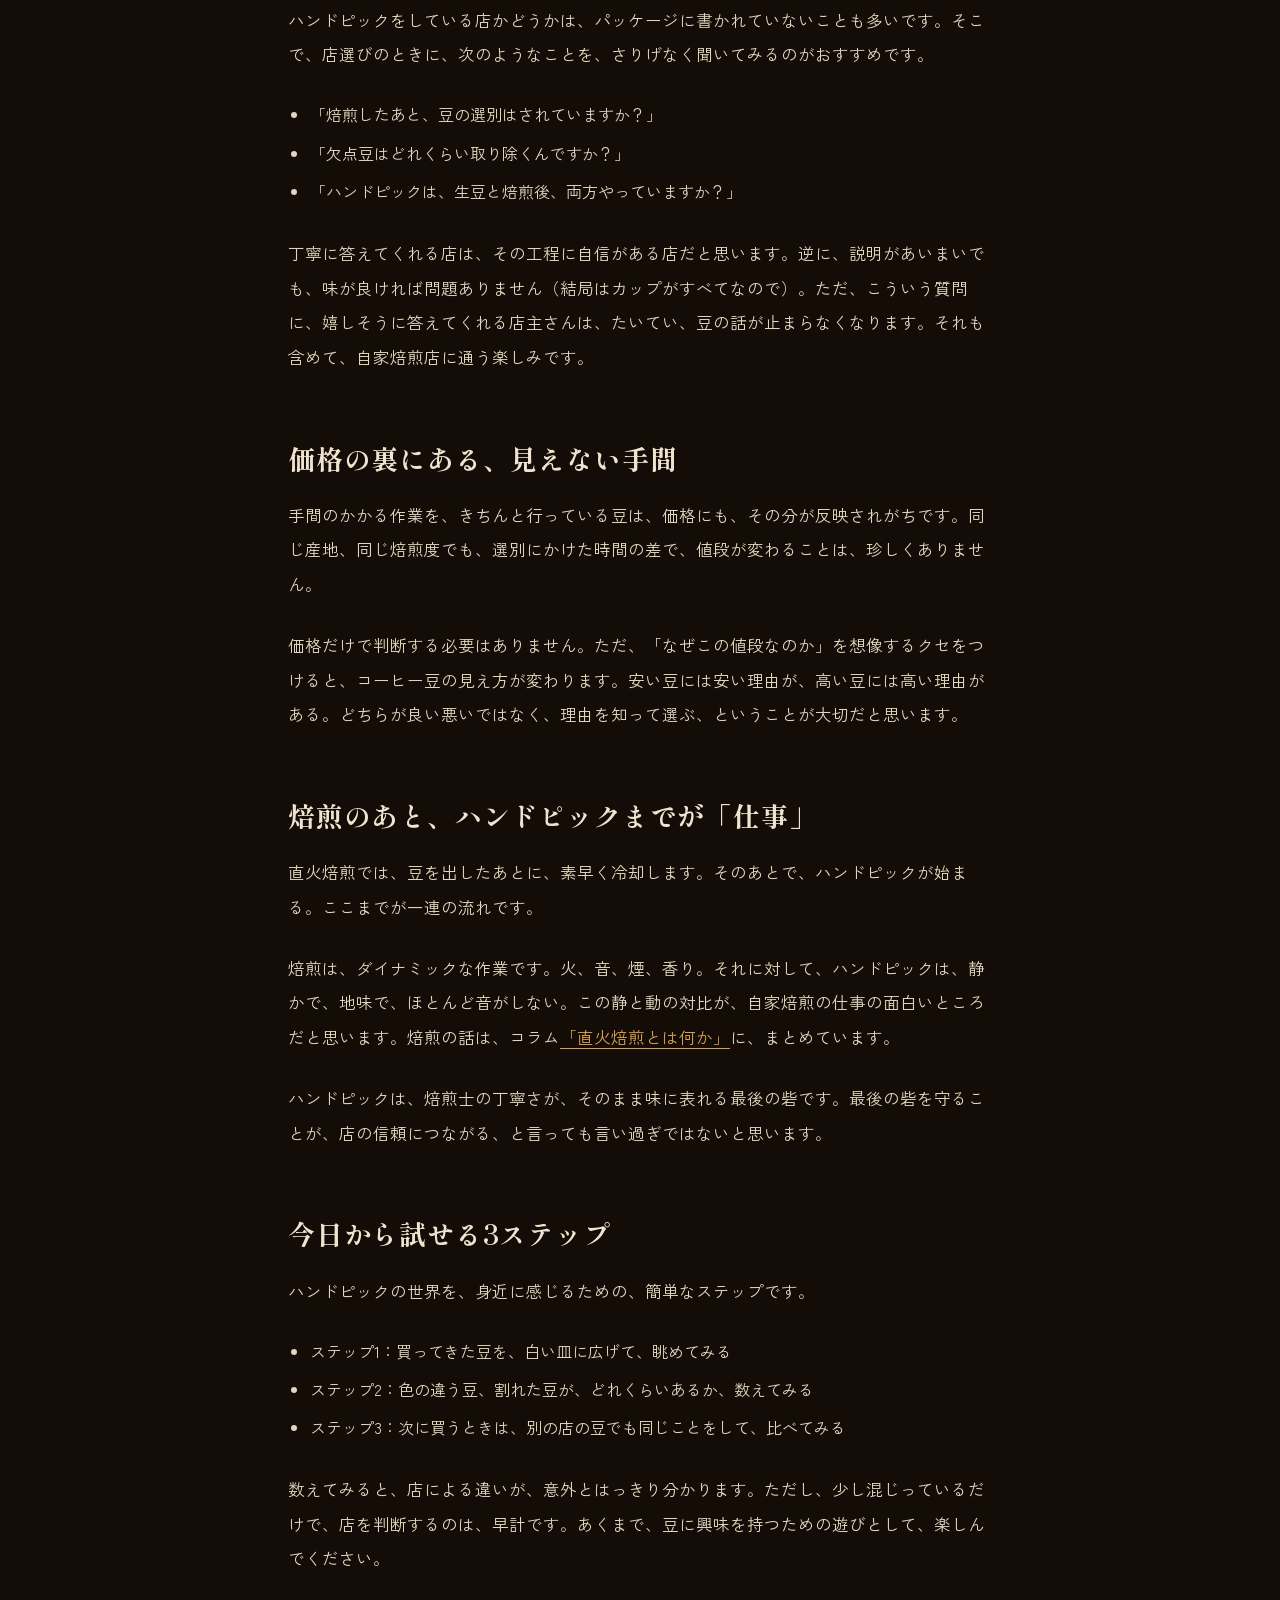
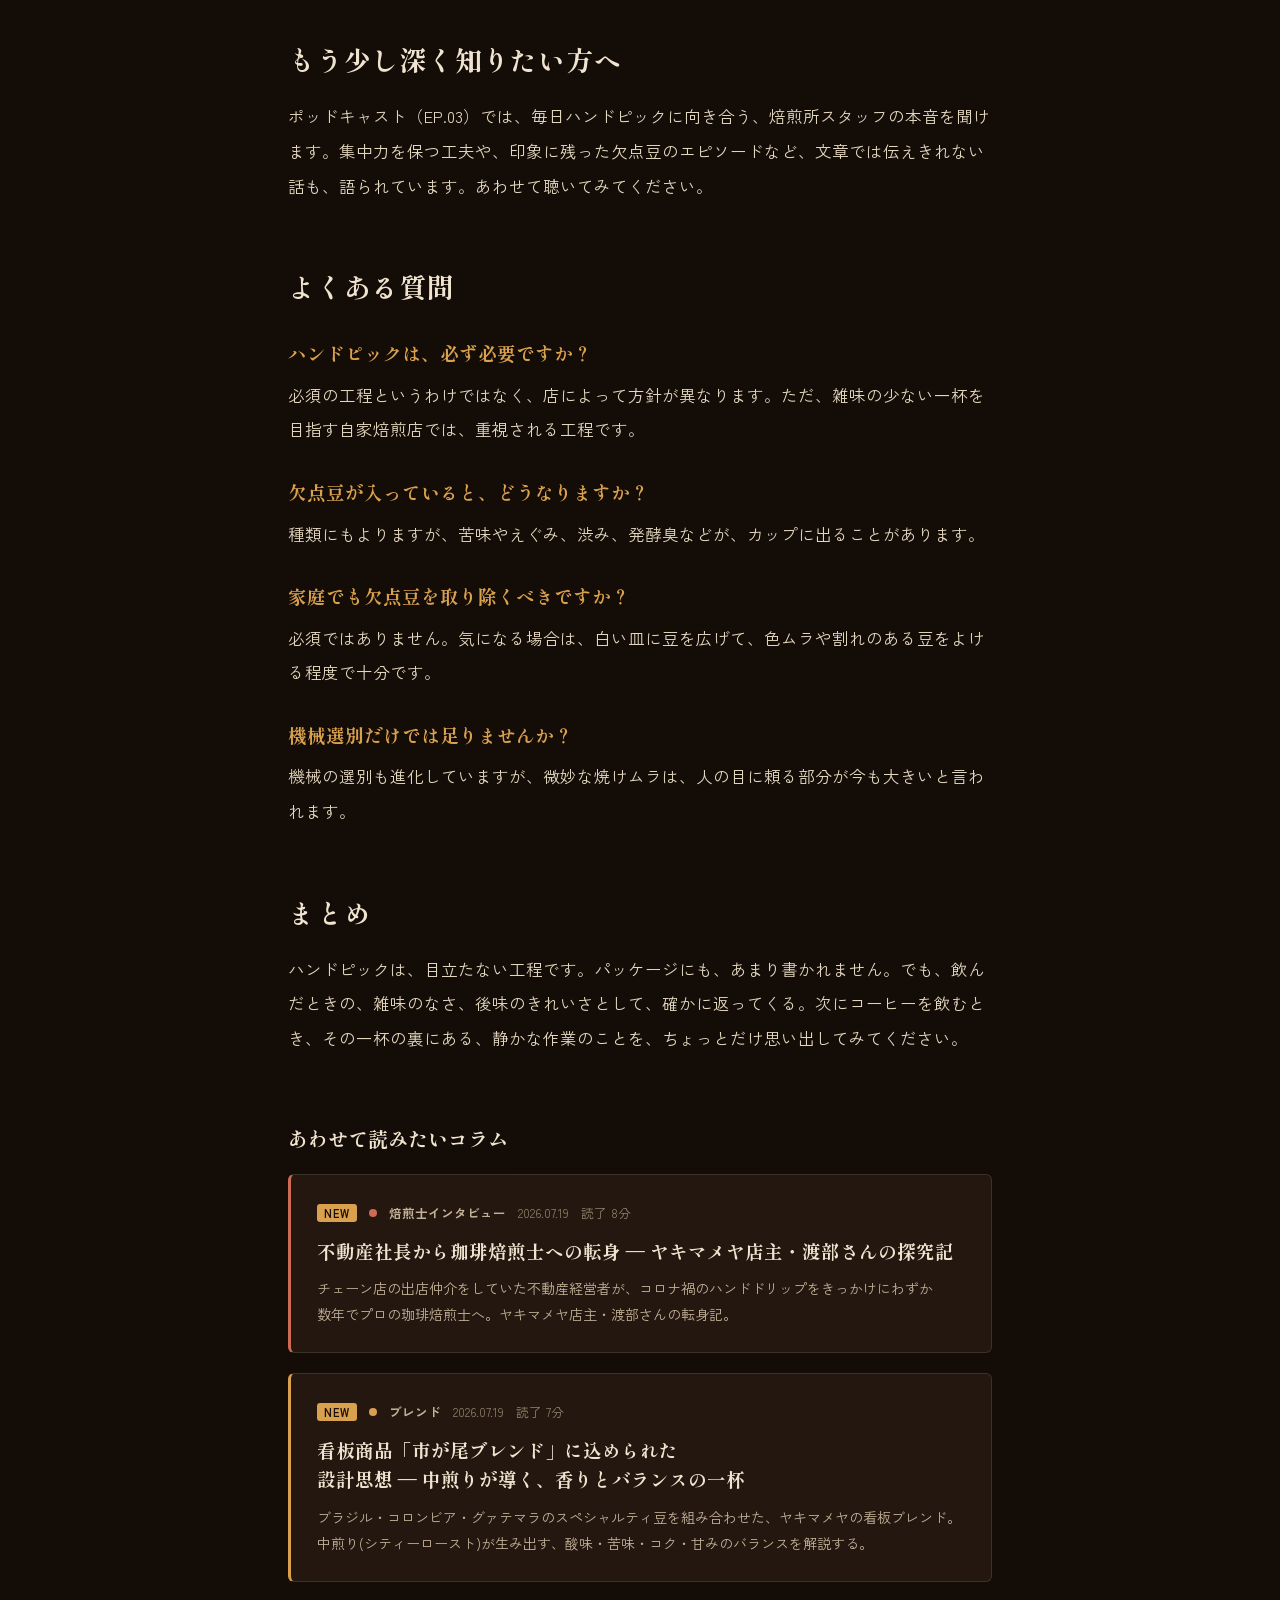
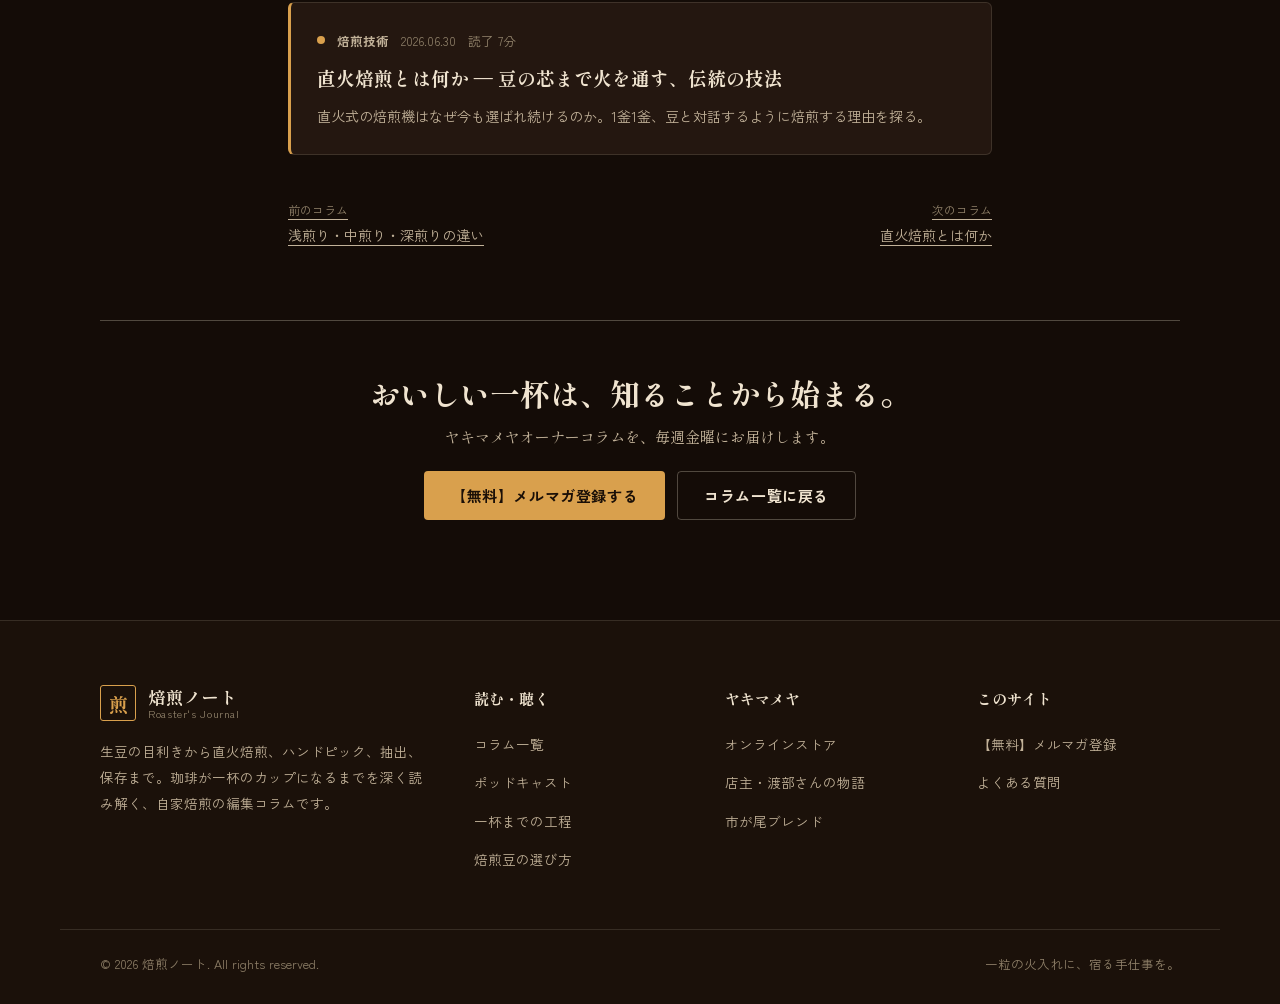
<file: column/handpick/index.html>
<!DOCTYPE html>
<html lang="ja">
<head>
<meta charset="UTF-8">
<meta name="viewport" content="width=device-width, initial-scale=1.0">
<title>なぜ焙煎後にハンドピックが必要なのか ― 一粒一粒に向き合う理由 | 焙煎ノート</title>
<meta name="description" content="焙煎後に行うハンドピック（欠点豆の手選別）の目的と工程を解説。品質を守る自家焙煎店の地道な作業に迫るコラム。">
<link rel="canonical" href="https://YOUR-DOMAIN.example/column/handpick/">
<meta property="og:type" content="article">
<meta property="og:title" content="なぜ焙煎後にハンドピックが必要なのか ― 一粒一粒に向き合う理由 | 焙煎ノート">
<meta property="og:description" content="焙煎後に行うハンドピック（欠点豆の手選別）の目的と工程を解説。品質を守る自家焙煎店の地道な作業に迫るコラム。">
<meta property="og:url" content="https://YOUR-DOMAIN.example/column/handpick/">
<meta property="og:site_name" content="焙煎ノート">
<meta name="twitter:card" content="summary">
<meta name="theme-color" content="#140c07">
<link rel="preconnect" href="https://fonts.googleapis.com"><link rel="preconnect" href="https://fonts.gstatic.com" crossorigin><link href="https://fonts.googleapis.com/css2?family=Shippori+Mincho+B1:wght@500;700&family=Zen+Kaku+Gothic+New:wght@400;500;700&display=swap" rel="stylesheet">
<link rel="stylesheet" href="../../assets/base.css">
<link rel="stylesheet" href="../../assets/article.css">
<meta name="keywords" content="ハンドピック, 欠点豆, 焙煎後 選別, 自家焙煎, コーヒー 雑味, コーヒー豆 品質"><script type="application/ld+json">{"@context": "https://schema.org", "@type": "Article", "headline": "なぜ焙煎後にハンドピックが必要なのか ― 一粒一粒に向き合う理由", "description": "焙煎後に行うハンドピック（欠点豆の手選別）の目的と工程を解説。品質を守る自家焙煎店の地道な作業に迫るコラム。", "datePublished": "2026-06-23", "dateModified": "2026-06-23", "inLanguage": "ja", "articleSection": "ハンドピック", "mainEntityOfPage": "https://YOUR-DOMAIN.example/column/handpick/", "publisher": {"@type": "Organization", "name": "焙煎ノート", "logo": {"@type": "ImageObject", "url": "https://YOUR-DOMAIN.example/images/yakimameya-logo.png"}}, "wordCount": 3818, "keywords": "ハンドピック, 欠点豆, 焙煎後 選別, 自家焙煎, コーヒー 雑味, コーヒー豆 品質"}</script><script type="application/ld+json">{"@context": "https://schema.org", "@type": "FAQPage", "mainEntity": [{"@type": "Question", "name": "ハンドピックは、必ず必要ですか？", "acceptedAnswer": {"@type": "Answer", "text": "必須の工程というわけではなく、店によって方針が異なります。ただ、雑味の少ない一杯を目指す自家焙煎店では、重視される工程です。"}}, {"@type": "Question", "name": "欠点豆が入っていると、どうなりますか？", "acceptedAnswer": {"@type": "Answer", "text": "種類にもよりますが、苦味やえぐみ、渋み、発酵臭などが、カップに出ることがあります。"}}, {"@type": "Question", "name": "家庭でも欠点豆を取り除くべきですか？", "acceptedAnswer": {"@type": "Answer", "text": "必須ではありません。気になる場合は、白い皿に豆を広げて、色ムラや割れのある豆をよける程度で十分です。"}}, {"@type": "Question", "name": "機械選別だけでは足りませんか？", "acceptedAnswer": {"@type": "Answer", "text": "機械の選別も進化していますが、微妙な焼けムラは、人の目に頼る部分が今も大きいと言われます。"}}]}</script>
</head>
<body>
<header class="hd" id="top">
  <div class="hd__in">
    <a class="logo" href="../../index.html" aria-label="焙煎ノート トップへ">
      <span class="logo__mark">煎</span>
      <span class="logo__txt"><b>焙煎ノート</b><small>Roaster's Journal</small></span>
    </a>
    <nav class="hd__nav" id="hdNav" aria-label="メインメニュー"><a href="../../index.html#concept">コンセプト</a><a href="../../index.html#journey">一杯までの工程</a><a href="../../index.html#story">店主の物語</a><a href="../../index.html#columns">コラム</a><a href="../../index.html#podcast">ポッドキャスト</a><a href="../../index.html#asmr">焙煎ASMR</a><a href="../../index.html#guide">選び方</a><a href="../../index.html#faq">よくある質問</a></nav>
    <div class="hd__cta">
      <a class="btn btn--ghost btn--sm hd__store" href="https://yakimameya.base.shop/" target="_blank" rel="noopener noreferrer">オンラインストア</a>
      <a class="btn btn--gold btn--sm" href="../../index.html#cta">【無料】メルマガ登録</a>
      <button class="hd__burger" id="hdBurger" aria-expanded="false" aria-controls="hdNav" aria-label="メニューを開く"><span></span><span></span><span></span></button>
    </div>
  </div>
</header>
<main class="pg"><div class="wrap">
  <nav class="crumb" aria-label="パンくず"><a href="../../index.html">ホーム</a> / <a href="../index.html">コラム</a> / ハンドピック</nav>
  <article class="art" style="--c:var(--bronze)">
    <div class="art__meta"><span class="catdot"></span><span class="cat">ハンドピック</span><span>2026.06.23</span><span>読了 8分</span></div>
    <h1>なぜ焙煎後にハンドピックが必要なのか ― 一粒一粒に向き合う理由</h1>
    <p class="lead">焙煎を終えた豆を、なぜもう一度人の目と手で選別するのか。地味だが欠かせない最後の工程を取材した。</p>
    
    <div class="art__body"><aside class="callout"><b>この記事の要点</b><p>先に結論。ハンドピックとは、焙煎後の豆を一粒ずつ目で確かめ、焼けムラ・割れ・虫食いなどの「欠点豆」を手で取り除く作業です。雑味の少ない、すっきりした一杯のために欠かせない、地味だけれど省けない最後の工程です。</p></aside>
<nav class="toc" aria-label="この記事の目次"><b>この記事の目次</b><ol><li><a href="#s1">ハンドピックとは？ 焙煎後に豆を選び直す理由</a></li><li><a href="#s2">焙煎後に生まれる欠点豆の種類</a></li><li><a href="#s3">機械選別と人の目、どちらが優れている？</a></li><li><a href="#s4">ハンドピックは、味にどう影響する？</a></li><li><a href="#s5">効率と品質のジレンマ</a></li><li><a href="#s6">自宅でできる、簡易ハンドピック</a></li><li><a href="#s7">生豆のハンドピックと、焙煎後のハンドピックは別物</a></li><li><a href="#s8">店でハンドピックの姿勢を確かめる方法</a></li><li><a href="#s9">価格の裏にある、見えない手間</a></li><li><a href="#s10">焙煎のあと、ハンドピックまでが「仕事」</a></li><li><a href="#s11">今日から試せる3ステップ</a></li><li><a href="#s12">もう少し深く知りたい方へ</a></li><li><a href="#s13">よくある質問</a></li><li><a href="#s14">まとめ</a></li></ol></nav>
<h2 id="s1">ハンドピックとは？ 焙煎後に豆を選び直す理由</h2>
<p>コーヒー豆の選別は、実は1回では終わりません。生豆の段階で、ある程度の選別を済ませたあとも、焙煎という高温の工程を経ると、新しい「欠点豆」が生まれるからです。</p>
<p>焙煎したての熱々の豆を、一粒ずつ手に取って、色・形・艶を確かめる。悪いものがあれば、指先で弾いてよける。この作業が、ハンドピックです。</p>
<p>字面だけ見ると、「ただ豆を選ぶだけでしょ」と思うかもしれません。でも実際は、集中力と根気が要る、けっこうな重労働です。一釜あたり数百グラムから数キロの豆を、時間をかけて、手作業で選別します。想像するだけで、肩が凝りそうです。</p>
<h2 id="s2">焙煎後に生まれる欠点豆の種類</h2>
<p>焙煎後のハンドピックで取り除かれる豆は、たとえば次のようなものです。</p>
<ul><li>焼けムラのある豆：一部だけ色が薄い、あるいは焦げたように黒い</li><li>割れてしまった豆：欠けや割れのある豆は、焼き方が不均一になりやすい</li><li>虫食いの豆：穴が開いていたり、変色していたりする</li><li>発酵臭を帯びた豆：見た目だけでは判別しにくいものもある</li></ul>
<p>「見た目だけでは判別しにくい」というのが、この作業の難しいところです。色ムラや、微妙な焼け方の違いは、機械ではとらえきれないことも多い。だから、熟練した人の目が、今も現役で活躍しています。</p>
<p>豆の種類・産地については、コラム<a href="../../column/specialty-beans/index.html">「スペシャルティコーヒーの生豆とは」</a>で書いた、生豆の段階の品質も関わってきます。良い生豆を選ぶことと、焙煎後に選び直すこと。両方が揃って、はじめて雑味の少ない一杯に近づきます。</p>
<h2 id="s3">機械選別と人の目、どちらが優れている？</h2>
<p>機械による選別も、年々進化しています。色を読み取る装置などが実用化されていて、大量の豆を素早く選別できるのは大きな強みです。</p>
<p>それでも、細かな色ムラや、微妙な焼け方の違いは、今も熟練した人の目に頼る部分が大きい、と言われます。ポッドキャスト（EP.03）では、ゲストが「機械選別でも8割は取り除けるが、残り2割の微妙な焼けムラは、人の目でないと分からない」と語っていました。</p>
<p>この「残りの2割」の重みを、どう捉えるか。効率を取るか、品質を取るか。答えは店によって違って当然です。ただ、雑味のない一杯にこだわる店ほど、ハンドピックを手放さない傾向があるのは、間違いなさそうです。</p>
<h2 id="s4">ハンドピックは、味にどう影響する？</h2>
<p>たった数粒の欠点豆で、味が変わるなんて大げさでしょう、と思うかもしれません。でも、欠点豆は、少量でもカップに影響しやすいと言われます。</p>
<p>焦げた豆は、苦味とえぐみを。発酵臭のある豆は、不快な匂いを。割れた豆や未熟な豆は、渋みや青臭さを、カップに持ち込みます。数字にすると小さな割合でも、一杯の中では、目立ってしまうことがある。</p>
<p>だから、ハンドピックを省かないことが、「ブラックでも飲める」と言い切れる、雑味のない一杯を支えています。砂糖もミルクも入れないで、豆本来の味を楽しんでほしい、という焙煎士の願いは、この地味な作業の上に成り立っているんだと思います。</p>
<h2 id="s5">効率と品質のジレンマ</h2>
<p>ここまで持ち上げてきましたが、ハンドピックには、現実的な悩みもあります。時間が、そのままコストになるのです。</p>
<p>豆を選別する時間が長ければ、そのぶん、人件費がかかる。小さな自家焙煎店にとっては、ほかの仕事に使える時間が減ることでもあります。「品質を守るための時間を、どこまでかけられるか」という葛藤は、多くの自家焙煎店が抱える共通の悩みだといいます。</p>
<p>私は、この葛藤こそが、店の個性だと思っています。全部を効率化した店も、全部を手作業にこだわる店も、どちらも理にかなっています。ただ、「どこに手をかけている店か」を知ると、豆を選ぶ楽しさが、ぐっと増えます。</p>
<h2 id="s6">自宅でできる、簡易ハンドピック</h2>
<p>家庭でも、豆を淹れる前に、ちょっとだけ選び直す習慣が持てます。</p>
<ul><li>白い皿やトレイに、豆を広げてみる（背景が白いと、色ムラが見やすい）</li><li>明らかに色が違う豆、割れた豆、欠けた豆を、よけてみる</li><li>気になる豆が多すぎる場合は、購入した店に相談してみる</li></ul>
<p>実際にやってみると、案外楽しいです（手を動かしているうちに、時間が経っているタイプの作業です）。市販の豆で、欠点豆がどれくらい混じっているかを見るのは、店選びのヒントにもなります。ただし、無理に全部よける必要はありません。あくまで、豆をよく観察する習慣づけとして、気軽に試してみてください。</p>
<h2 id="s7">生豆のハンドピックと、焙煎後のハンドピックは別物</h2>
<p>「ハンドピック」という言葉は、実は2つの場面で使われます。ひとつは、焙煎前の生豆の状態で行う選別。もうひとつが、この記事で書いている、焙煎後の選別です。</p>
<p>生豆の段階では、未熟な豆、虫に食われた豆、カビた豆、小石などの異物を取り除きます。この時点で見つかるものは、比較的、見た目の違いがはっきりしています。</p>
<p>一方、焙煎後は、豆が茶色に変わり、色の違いが、ぐっと見えにくくなります。そのかわり、焙煎で初めて表面化する問題（焼けムラ、焦げ、割れなど）が見えてくる。同じ「選別」でも、見るポイントがまったく違うので、両方をやる店は、二度手間ではなく、二段構えで品質を守っているわけです。</p>
<p>生豆の見極めについては、コラム<a href="../../column/cherry-to-bean/index.html">「コーヒーチェリーから生豆になるまで」</a>で触れた、精製方法や品質の話も、合わせて読むと、つながりが見えてきます。</p>
<h2 id="s8">店でハンドピックの姿勢を確かめる方法</h2>
<p>ハンドピックをしている店かどうかは、パッケージに書かれていないことも多いです。そこで、店選びのときに、次のようなことを、さりげなく聞いてみるのがおすすめです。</p>
<ul><li>「焙煎したあと、豆の選別はされていますか？」</li><li>「欠点豆はどれくらい取り除くんですか？」</li><li>「ハンドピックは、生豆と焙煎後、両方やっていますか？」</li></ul>
<p>丁寧に答えてくれる店は、その工程に自信がある店だと思います。逆に、説明があいまいでも、味が良ければ問題ありません（結局はカップがすべてなので）。ただ、こういう質問に、嬉しそうに答えてくれる店主さんは、たいてい、豆の話が止まらなくなります。それも含めて、自家焙煎店に通う楽しみです。</p>
<h2 id="s9">価格の裏にある、見えない手間</h2>
<p>手間のかかる作業を、きちんと行っている豆は、価格にも、その分が反映されがちです。同じ産地、同じ焙煎度でも、選別にかけた時間の差で、値段が変わることは、珍しくありません。</p>
<p>価格だけで判断する必要はありません。ただ、「なぜこの値段なのか」を想像するクセをつけると、コーヒー豆の見え方が変わります。安い豆には安い理由が、高い豆には高い理由がある。どちらが良い悪いではなく、理由を知って選ぶ、ということが大切だと思います。</p>
<h2 id="s10">焙煎のあと、ハンドピックまでが「仕事」</h2>
<p>直火焙煎では、豆を出したあとに、素早く冷却します。そのあとで、ハンドピックが始まる。ここまでが一連の流れです。</p>
<p>焙煎は、ダイナミックな作業です。火、音、煙、香り。それに対して、ハンドピックは、静かで、地味で、ほとんど音がしない。この静と動の対比が、自家焙煎の仕事の面白いところだと思います。焙煎の話は、コラム<a href="../../column/direct-fire/index.html">「直火焙煎とは何か」</a>に、まとめています。</p>
<p>ハンドピックは、焙煎士の丁寧さが、そのまま味に表れる最後の砦です。最後の砦を守ることが、店の信頼につながる、と言っても言い過ぎではないと思います。</p>
<h2 id="s11">今日から試せる3ステップ</h2>
<p>ハンドピックの世界を、身近に感じるための、簡単なステップです。</p>
<ul><li>ステップ1：買ってきた豆を、白い皿に広げて、眺めてみる</li><li>ステップ2：色の違う豆、割れた豆が、どれくらいあるか、数えてみる</li><li>ステップ3：次に買うときは、別の店の豆でも同じことをして、比べてみる</li></ul>
<p>数えてみると、店による違いが、意外とはっきり分かります。ただし、少し混じっているだけで、店を判断するのは、早計です。あくまで、豆に興味を持つための遊びとして、楽しんでください。</p>
<h2 id="s12">もう少し深く知りたい方へ</h2>
<p>ポッドキャスト（EP.03）では、毎日ハンドピックに向き合う、焙煎所スタッフの本音を聞けます。集中力を保つ工夫や、印象に残った欠点豆のエピソードなど、文章では伝えきれない話も、語られています。あわせて聴いてみてください。</p>
<h2 id="s13">よくある質問</h2>
<h3>ハンドピックは、必ず必要ですか？</h3>
<p>必須の工程というわけではなく、店によって方針が異なります。ただ、雑味の少ない一杯を目指す自家焙煎店では、重視される工程です。</p>
<h3>欠点豆が入っていると、どうなりますか？</h3>
<p>種類にもよりますが、苦味やえぐみ、渋み、発酵臭などが、カップに出ることがあります。</p>
<h3>家庭でも欠点豆を取り除くべきですか？</h3>
<p>必須ではありません。気になる場合は、白い皿に豆を広げて、色ムラや割れのある豆をよける程度で十分です。</p>
<h3>機械選別だけでは足りませんか？</h3>
<p>機械の選別も進化していますが、微妙な焼けムラは、人の目に頼る部分が今も大きいと言われます。</p>
<h2 id="s14">まとめ</h2>
<p>ハンドピックは、目立たない工程です。パッケージにも、あまり書かれません。でも、飲んだときの、雑味のなさ、後味のきれいさとして、確かに返ってくる。次にコーヒーを飲むとき、その一杯の裏にある、静かな作業のことを、ちょっとだけ思い出してみてください。</p></div>
  </article>
  <section class="rel"><h2>あわせて読みたいコラム</h2><div class="cgrid"><a class="ccard" style="--c:var(--wine)" data-cat="焙煎士インタビュー" href="../../column/watanabe-story-blueprints-to-beans/index.html">
  <span class="ccard__body">
    <span class="ccard__meta"><span class="new">NEW</span><span class="catdot"></span><span class="ccard__cat">焙煎士インタビュー</span><span>2026.07.19</span><span>読了 8分</span></span>
    <h3 class="ccard__title">不動産社長から珈琲焙煎士への転身 ― ヤキマメヤ店主・渡部さんの探究記</h3>
    <p class="ccard__ex">チェーン店の出店仲介をしていた不動産経営者が、コロナ禍のハンドドリップをきっかけにわずか数年でプロの珈琲焙煎士へ。ヤキマメヤ店主・渡部さんの転身記。</p>
  </span>
</a><a class="ccard" style="--c:var(--gold)" data-cat="ブレンド" href="../../column/ichigao-blend-signature/index.html">
  <span class="ccard__body">
    <span class="ccard__meta"><span class="new">NEW</span><span class="catdot"></span><span class="ccard__cat">ブレンド</span><span>2026.07.19</span><span>読了 7分</span></span>
    <h3 class="ccard__title">看板商品「市が尾ブレンド」に込められた設計思想 ― 中煎りが導く、香りとバランスの一杯</h3>
    <p class="ccard__ex">ブラジル・コロンビア・グァテマラのスペシャルティ豆を組み合わせた、ヤキマメヤの看板ブレンド。中煎り(シティーロースト)が生み出す、酸味・苦味・コク・甘みのバランスを解説する。</p>
  </span>
</a><a class="ccard" style="--c:var(--gold)" data-cat="焙煎技術" href="../../column/direct-fire/index.html">
  <span class="ccard__body">
    <span class="ccard__meta"><span class="catdot"></span><span class="ccard__cat">焙煎技術</span><span>2026.06.30</span><span>読了 7分</span></span>
    <h3 class="ccard__title">直火焙煎とは何か ― 豆の芯まで火を通す、伝統の技法</h3>
    <p class="ccard__ex">直火式の焙煎機はなぜ今も選ばれ続けるのか。1釜1釜、豆と対話するように焙煎する理由を探る。</p>
  </span>
</a></div></section>
  <div class="pn"><a href="../roast-level/index.html"><small>前のコラム</small>浅煎り・中煎り・深煎りの違い</a><a href="../direct-fire/index.html" style="text-align:right"><small>次のコラム</small>直火焙煎とは何か</a></div>
  <div class="cta-band">
    <h2>おいしい一杯は、知ることから始まる。<br><small style="display:block;margin-top:8px;font-size:15px;font-weight:400;color:var(--ink2)">ヤキマメヤオーナーコラムを、毎週金曜にお届けします。</small></h2>
    <a class="btn btn--gold" href="../../index.html#cta">【無料】メルマガ登録する</a>
    <a class="btn btn--ghost" href="../index.html">コラム一覧に戻る</a>
  </div>
</div></main>
<footer class="ft">
  <div class="wrap ft__grid">
    <div>
      <a class="logo" href="../../index.html#top"><span class="logo__mark">煎</span><span class="logo__txt"><b>焙煎ノート</b><small>Roaster's Journal</small></span></a>
      <p class="ft__desc">生豆の目利きから直火焙煎、ハンドピック、抽出、保存まで。珈琲が一杯のカップになるまでを深く読み解く、自家焙煎の編集コラムです。</p>
    </div>
    <div>
      <h4>読む・聴く</h4>
      <ul>
        <li><a href="../../column/index.html">コラム一覧</a></li>
        <li><a href="../../index.html#podcast">ポッドキャスト</a></li>
        <li><a href="../../index.html#journey">一杯までの工程</a></li>
        <li><a href="../../index.html#guide">焙煎豆の選び方</a></li>
      </ul>
    </div>
    <div>
      <h4>ヤキマメヤ</h4>
      <ul>
        <li><a href="https://yakimameya.base.shop/" target="_blank" rel="noopener noreferrer">オンラインストア</a></li>
        <li><a href="../../index.html#story">店主・渡部さんの物語</a></li>
        <li><a href="../../index.html#shop">市が尾ブレンド</a></li>
      </ul>
    </div>
    <div>
      <h4>このサイト</h4>
      <ul>
        <li><a href="../../index.html#cta">【無料】メルマガ登録</a></li>
        <li><a href="../../index.html#faq">よくある質問</a></li>
      </ul>
    </div>
  </div>
  <div class="wrap ft__bottom"><span>© 2026 焙煎ノート. All rights reserved.</span><span>一粒の火入れに、宿る手仕事を。</span></div>
</footer>
<script>(function(){var b=document.getElementById('hdBurger'),n=document.getElementById('hdNav');if(!b||!n)return;
function set(o){n.classList.toggle('open',o);b.setAttribute('aria-expanded',o);b.setAttribute('aria-label',o?'メニューを閉じる':'メニューを開く')}
b.addEventListener('click',function(){set(!n.classList.contains('open'))});
n.addEventListener('click',function(ev){if(ev.target.tagName==='A')set(false)});
document.addEventListener('keydown',function(ev){if(ev.key==='Escape')set(false)})})();</script>
</body>
</html>
</file>
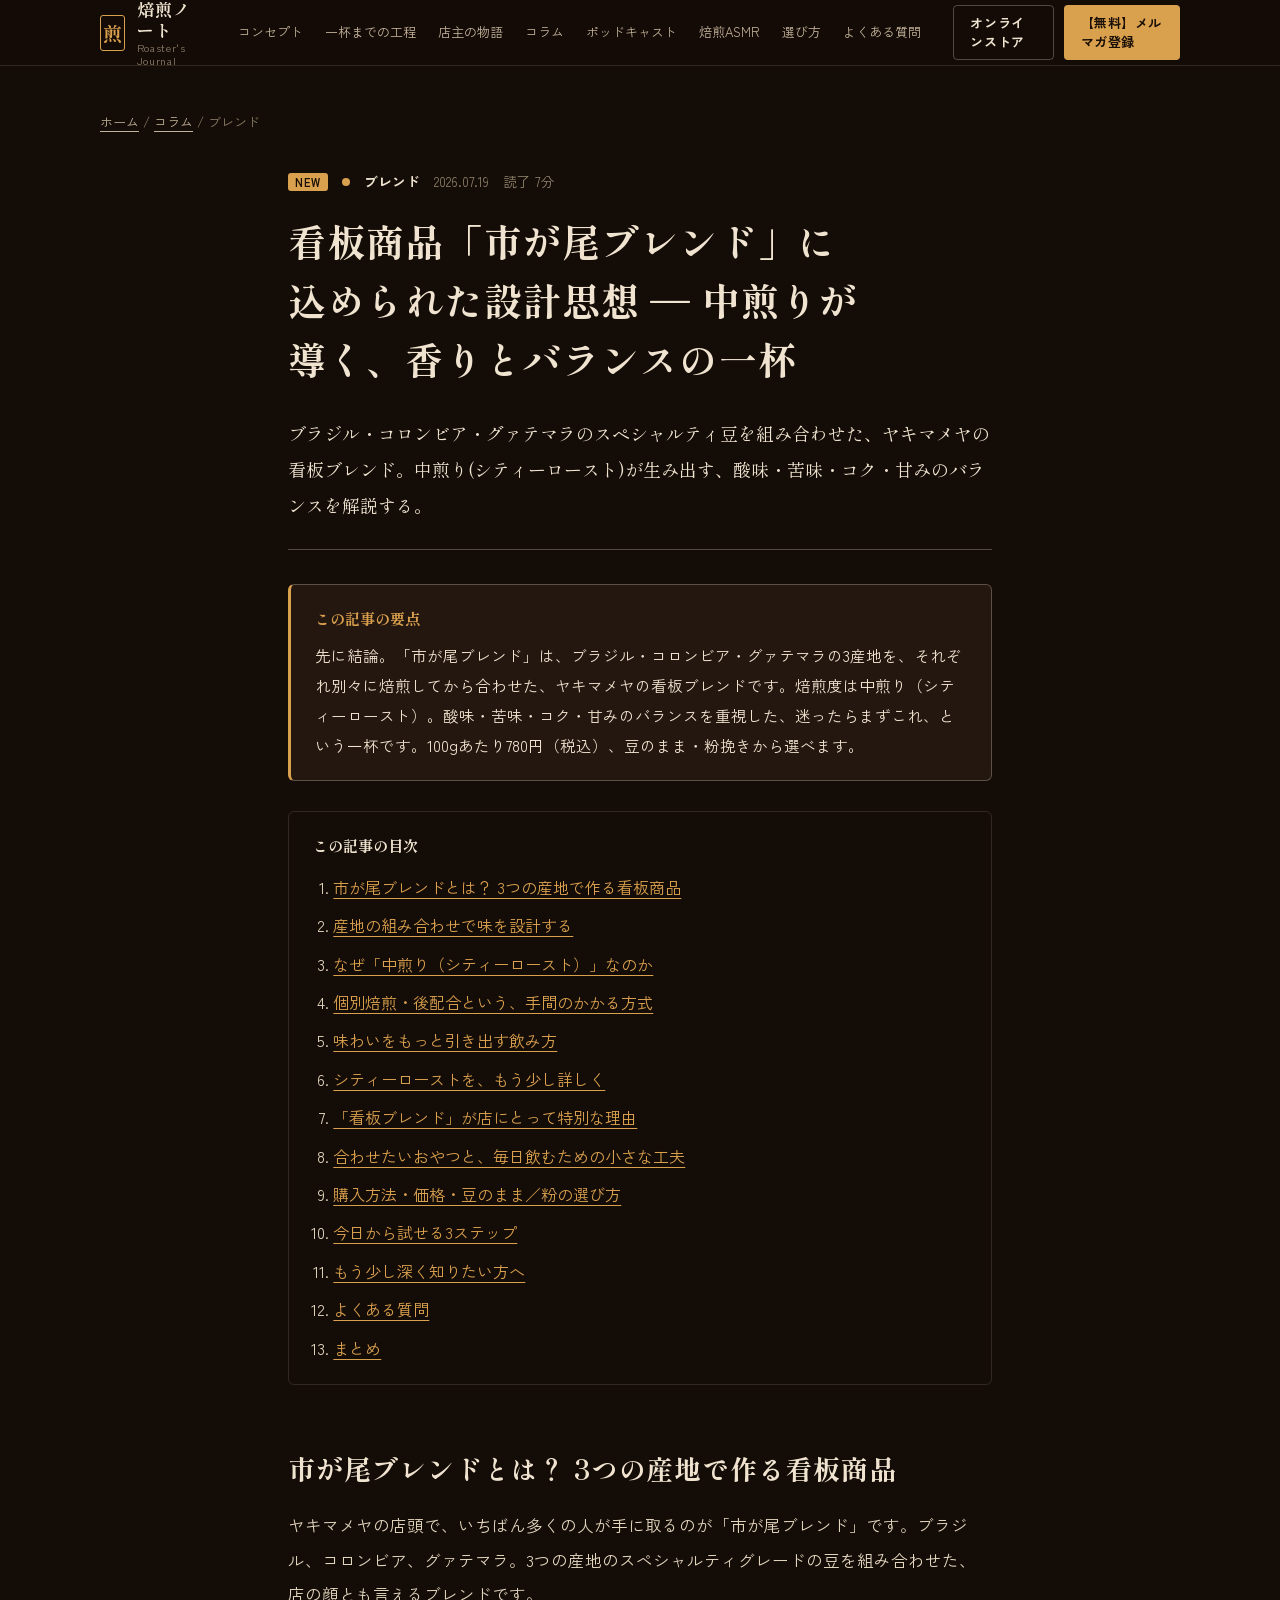
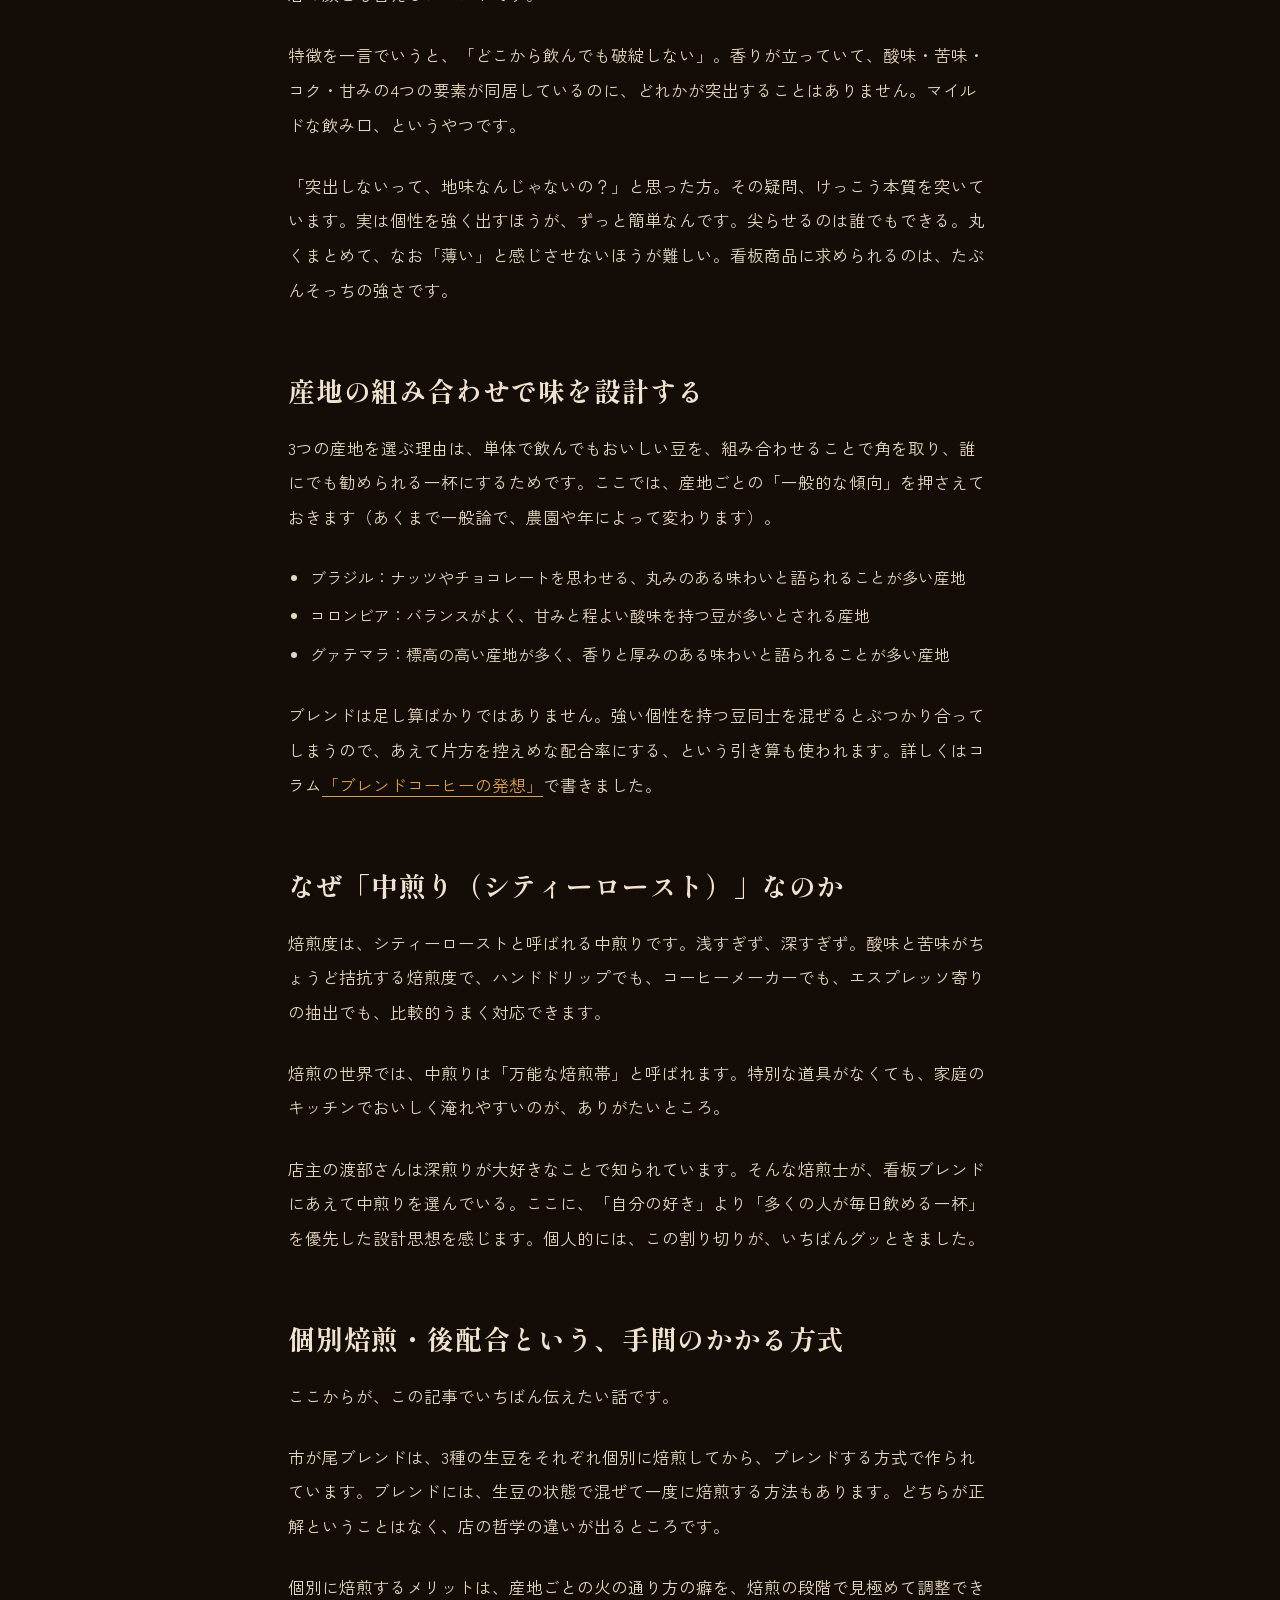
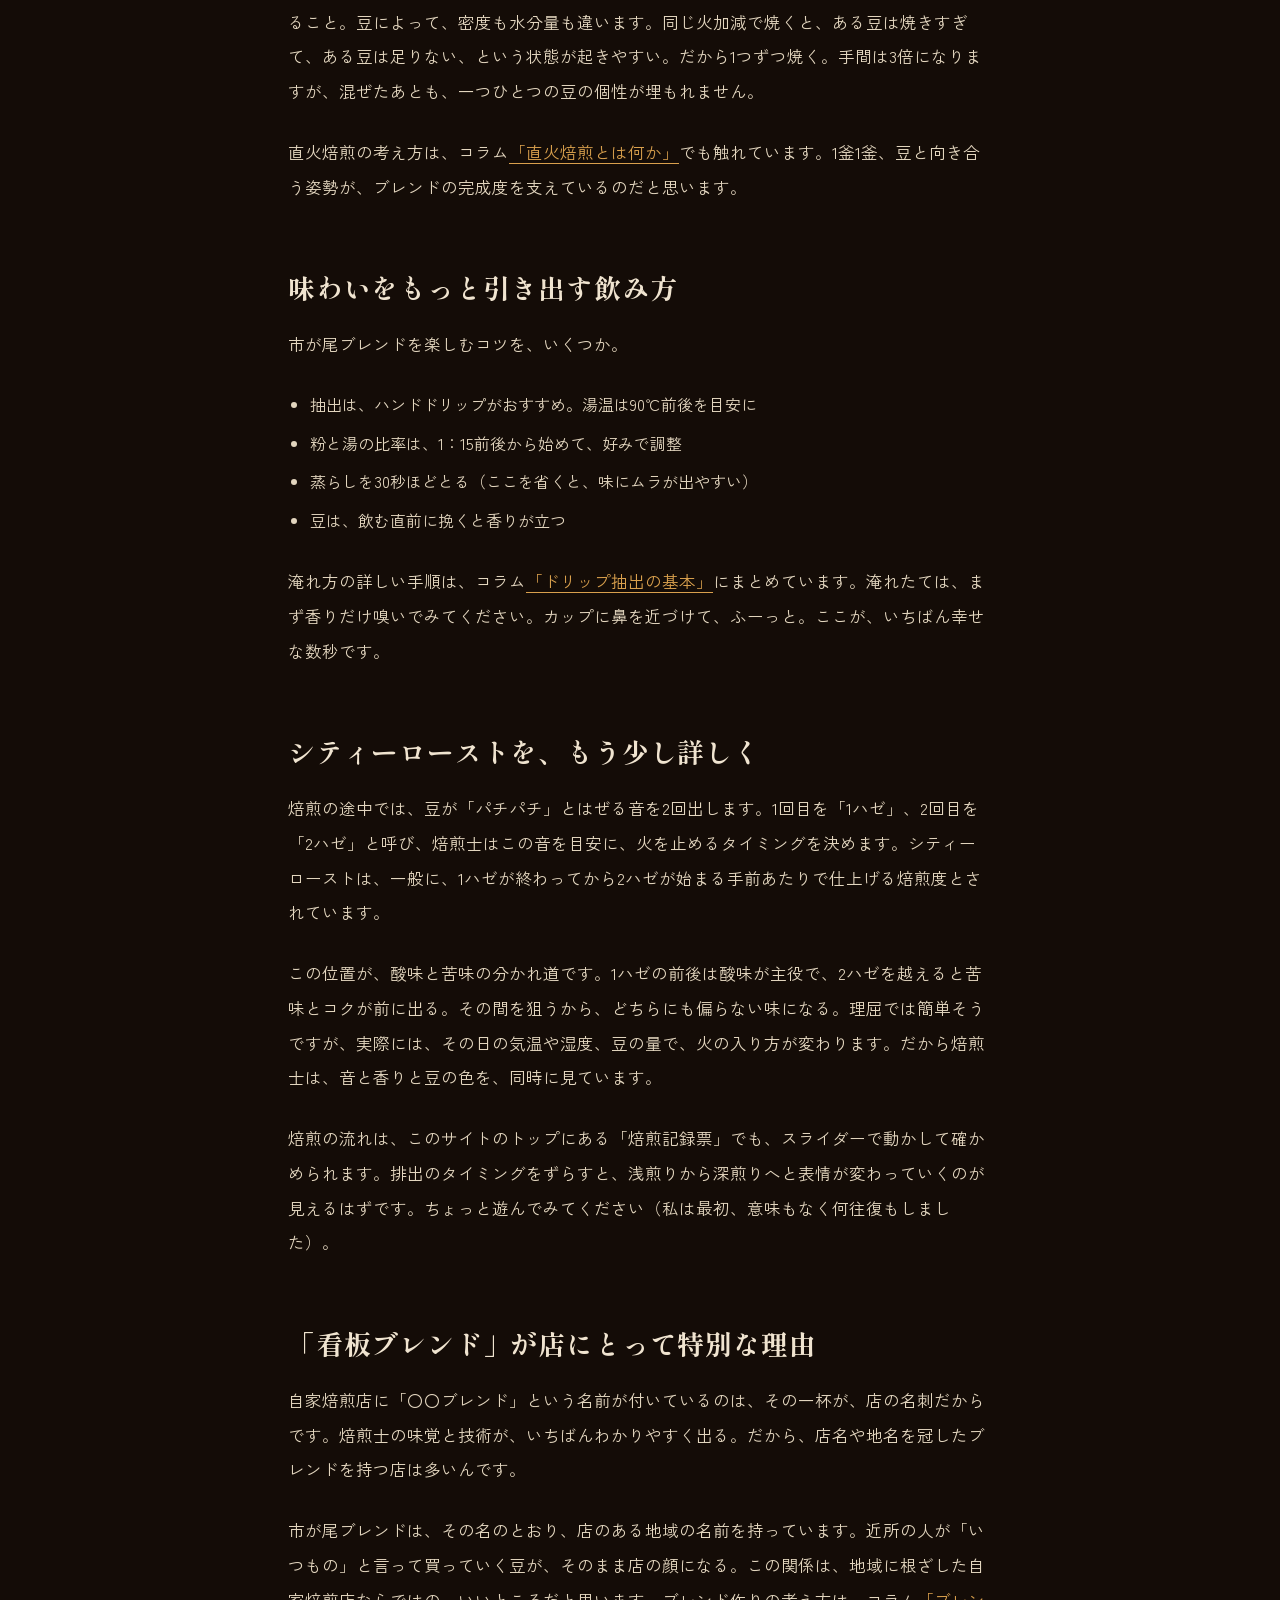
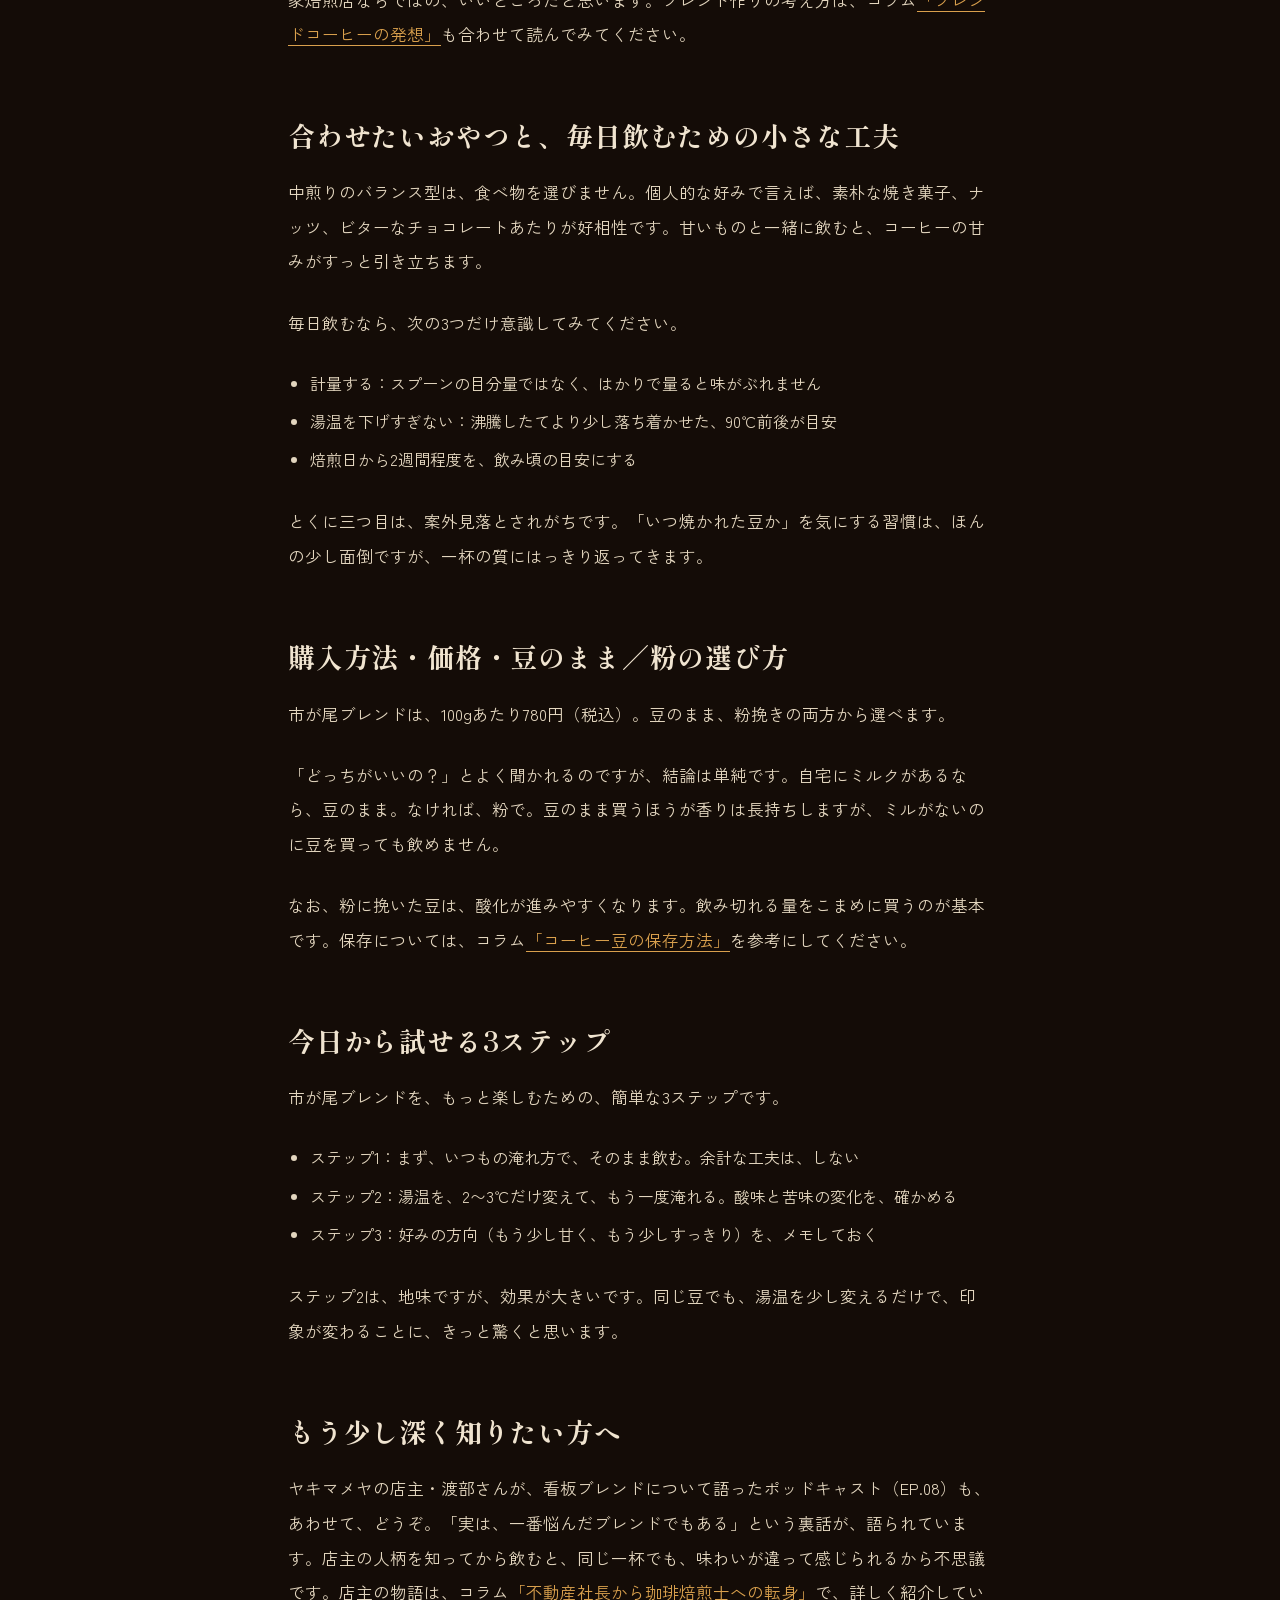
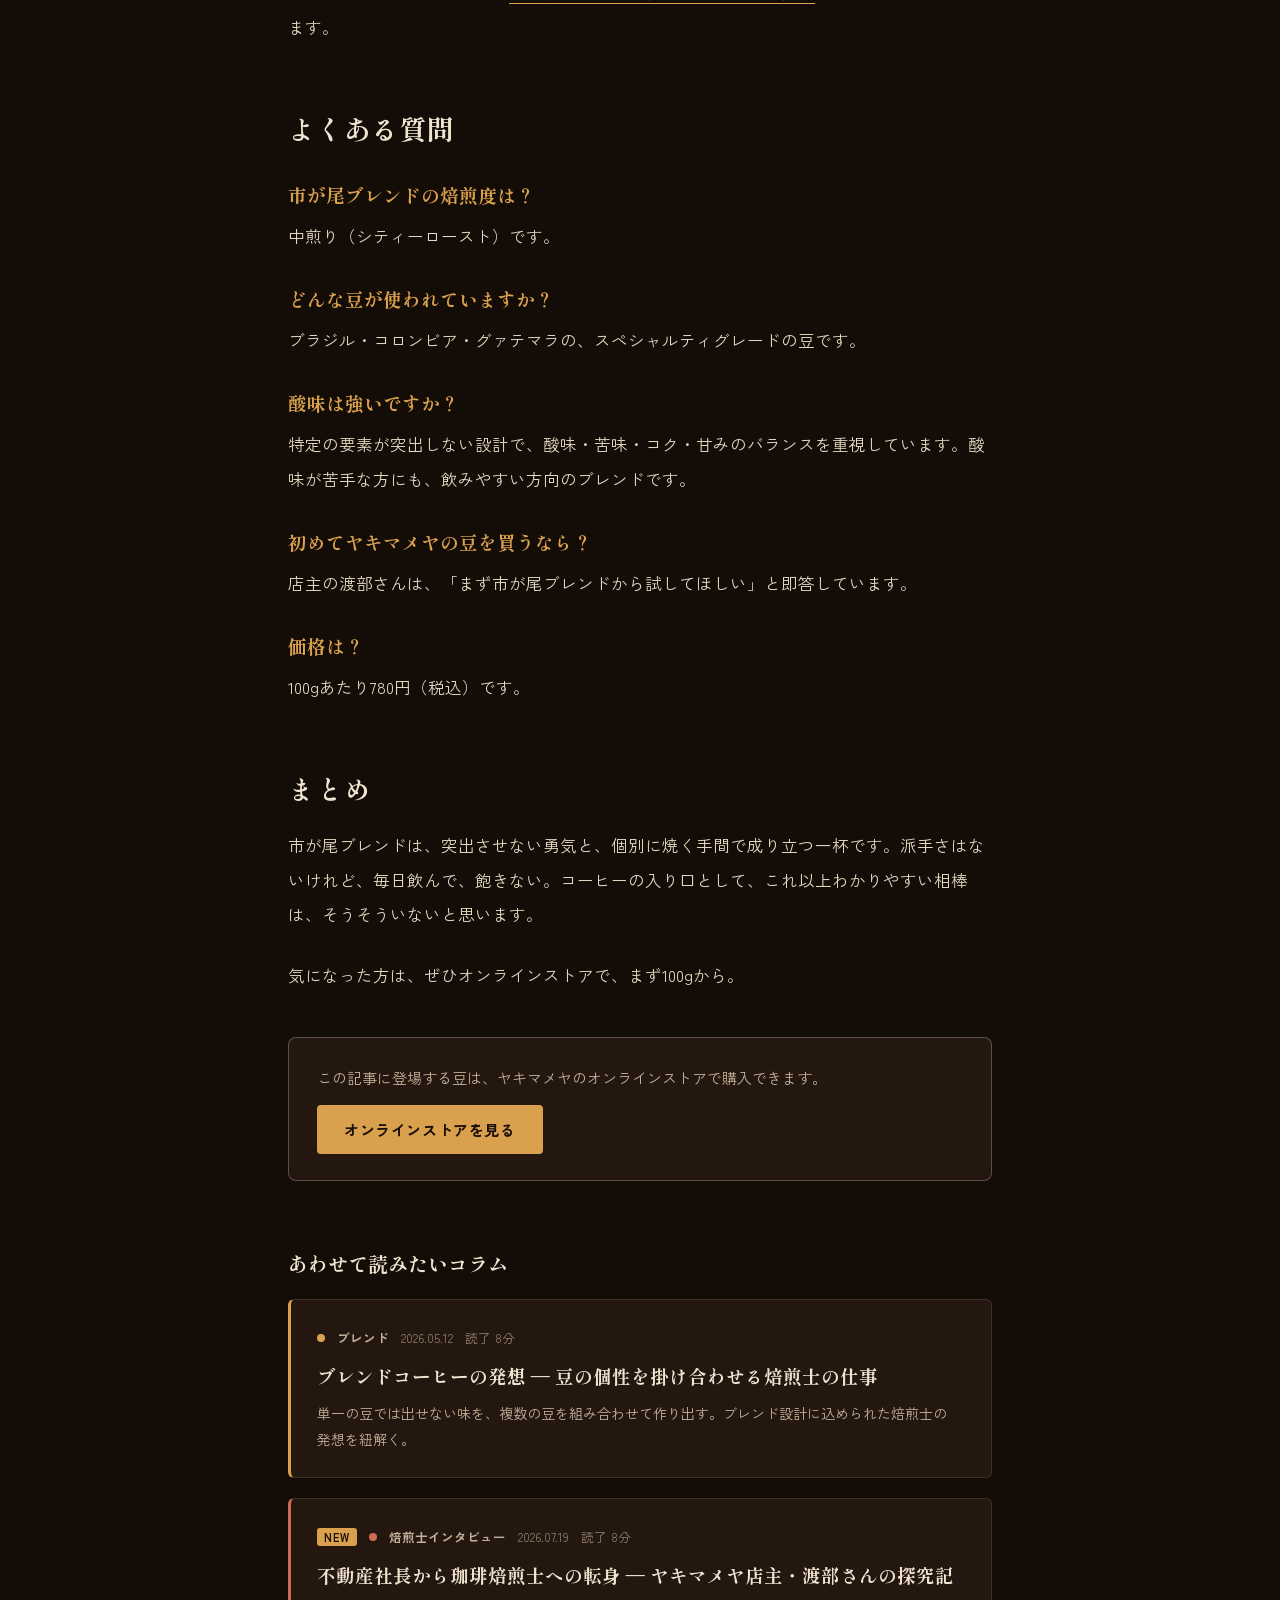
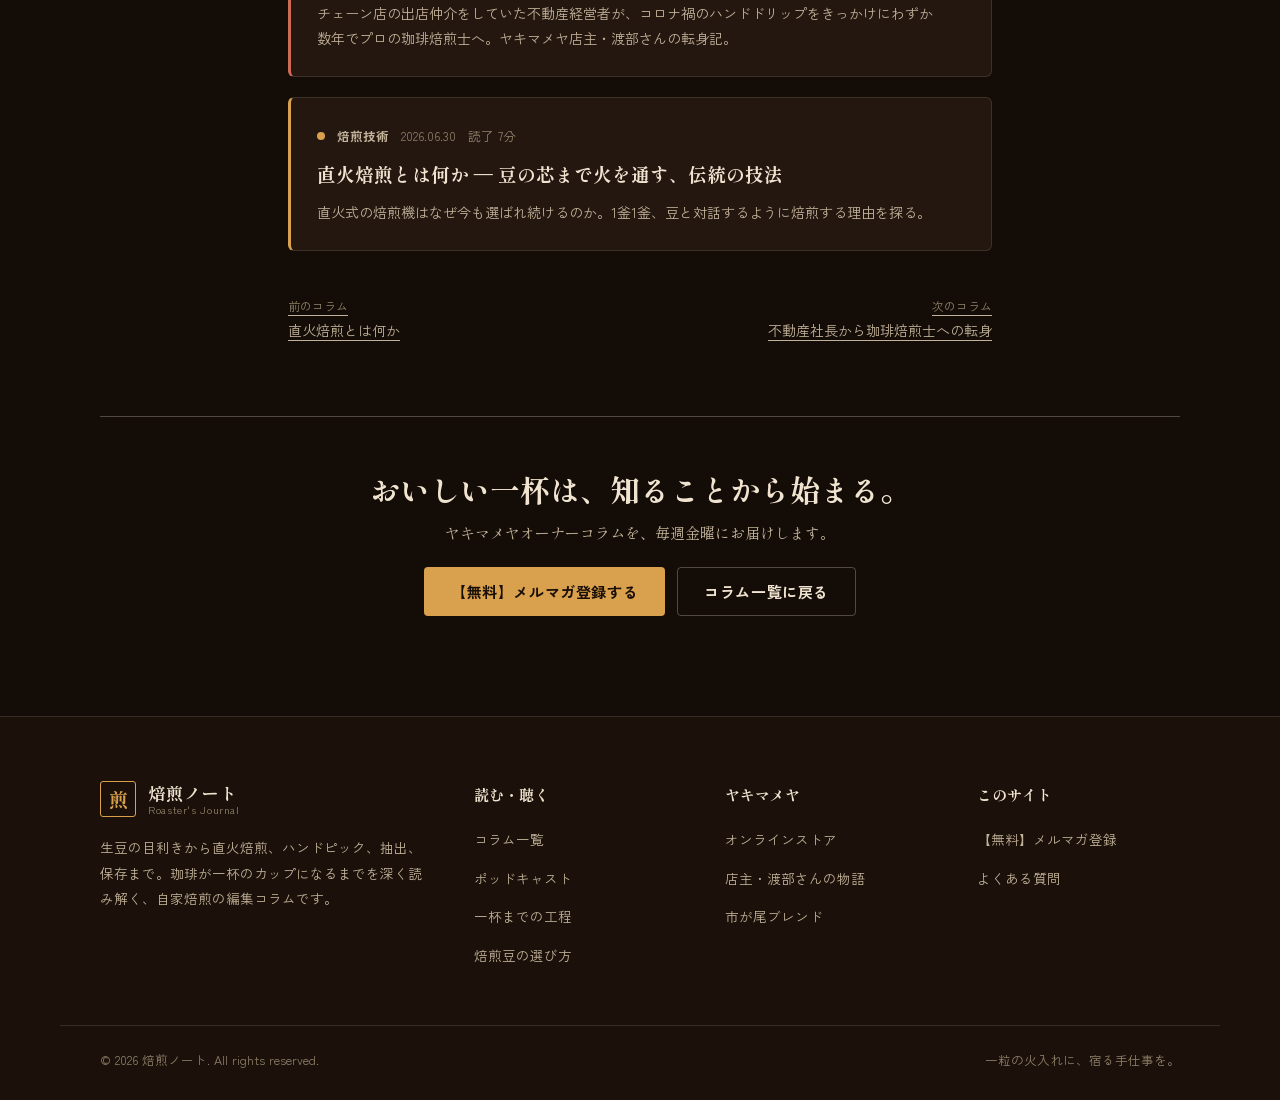
<file: column/ichigao-blend-signature/index.html>
<!DOCTYPE html>
<html lang="ja">
<head>
<meta charset="UTF-8">
<meta name="viewport" content="width=device-width, initial-scale=1.0">
<title>看板商品「市が尾ブレンド」に込められた設計思想 ― 中煎りが導く、香りとバランスの一杯 | 焙煎ノート</title>
<meta name="description" content="ヤキマメヤの看板商品「市が尾ブレンド」の産地構成・焙煎度・味わいの設計思想を紹介するコラム。">
<link rel="canonical" href="https://YOUR-DOMAIN.example/column/ichigao-blend-signature/">
<meta property="og:type" content="article">
<meta property="og:title" content="看板商品「市が尾ブレンド」に込められた設計思想 ― 中煎りが導く、香りとバランスの一杯 | 焙煎ノート">
<meta property="og:description" content="ヤキマメヤの看板商品「市が尾ブレンド」の産地構成・焙煎度・味わいの設計思想を紹介するコラム。">
<meta property="og:url" content="https://YOUR-DOMAIN.example/column/ichigao-blend-signature/">
<meta property="og:site_name" content="焙煎ノート">
<meta name="twitter:card" content="summary">
<meta name="theme-color" content="#140c07">
<link rel="preconnect" href="https://fonts.googleapis.com"><link rel="preconnect" href="https://fonts.gstatic.com" crossorigin><link href="https://fonts.googleapis.com/css2?family=Shippori+Mincho+B1:wght@500;700&family=Zen+Kaku+Gothic+New:wght@400;500;700&display=swap" rel="stylesheet">
<link rel="stylesheet" href="../../assets/base.css">
<link rel="stylesheet" href="../../assets/article.css">
<meta name="keywords" content="市が尾ブレンド, ヤキマメヤ, ブレンドコーヒー, 中煎り, シティーロースト, コーヒー豆 通販"><script type="application/ld+json">{"@context": "https://schema.org", "@type": "Article", "headline": "看板商品「市が尾ブレンド」に込められた設計思想 ― 中煎りが導く、香りとバランスの一杯", "description": "ヤキマメヤの看板商品「市が尾ブレンド」の産地構成・焙煎度・味わいの設計思想を紹介するコラム。", "datePublished": "2026-07-19", "dateModified": "2026-07-19", "inLanguage": "ja", "articleSection": "ブレンド", "mainEntityOfPage": "https://YOUR-DOMAIN.example/column/ichigao-blend-signature/", "publisher": {"@type": "Organization", "name": "焙煎ノート", "logo": {"@type": "ImageObject", "url": "https://YOUR-DOMAIN.example/images/yakimameya-logo.png"}}, "wordCount": 3720, "keywords": "市が尾ブレンド, ヤキマメヤ, ブレンドコーヒー, 中煎り, シティーロースト, コーヒー豆 通販"}</script><script type="application/ld+json">{"@context": "https://schema.org", "@type": "FAQPage", "mainEntity": [{"@type": "Question", "name": "市が尾ブレンドの焙煎度は？", "acceptedAnswer": {"@type": "Answer", "text": "中煎り（シティーロースト）です。"}}, {"@type": "Question", "name": "どんな豆が使われていますか？", "acceptedAnswer": {"@type": "Answer", "text": "ブラジル・コロンビア・グァテマラの、スペシャルティグレードの豆です。"}}, {"@type": "Question", "name": "酸味は強いですか？", "acceptedAnswer": {"@type": "Answer", "text": "特定の要素が突出しない設計で、酸味・苦味・コク・甘みのバランスを重視しています。酸味が苦手な方にも、飲みやすい方向のブレンドです。"}}, {"@type": "Question", "name": "初めてヤキマメヤの豆を買うなら？", "acceptedAnswer": {"@type": "Answer", "text": "店主の渡部さんは、「まず市が尾ブレンドから試してほしい」と即答しています。"}}, {"@type": "Question", "name": "価格は？", "acceptedAnswer": {"@type": "Answer", "text": "100gあたり780円（税込）です。"}}]}</script>
</head>
<body>
<header class="hd" id="top">
  <div class="hd__in">
    <a class="logo" href="../../index.html" aria-label="焙煎ノート トップへ">
      <span class="logo__mark">煎</span>
      <span class="logo__txt"><b>焙煎ノート</b><small>Roaster's Journal</small></span>
    </a>
    <nav class="hd__nav" id="hdNav" aria-label="メインメニュー"><a href="../../index.html#concept">コンセプト</a><a href="../../index.html#journey">一杯までの工程</a><a href="../../index.html#story">店主の物語</a><a href="../../index.html#columns">コラム</a><a href="../../index.html#podcast">ポッドキャスト</a><a href="../../index.html#asmr">焙煎ASMR</a><a href="../../index.html#guide">選び方</a><a href="../../index.html#faq">よくある質問</a></nav>
    <div class="hd__cta">
      <a class="btn btn--ghost btn--sm hd__store" href="https://yakimameya.base.shop/" target="_blank" rel="noopener noreferrer">オンラインストア</a>
      <a class="btn btn--gold btn--sm" href="../../index.html#cta">【無料】メルマガ登録</a>
      <button class="hd__burger" id="hdBurger" aria-expanded="false" aria-controls="hdNav" aria-label="メニューを開く"><span></span><span></span><span></span></button>
    </div>
  </div>
</header>
<main class="pg"><div class="wrap">
  <nav class="crumb" aria-label="パンくず"><a href="../../index.html">ホーム</a> / <a href="../index.html">コラム</a> / ブレンド</nav>
  <article class="art" style="--c:var(--gold)">
    <div class="art__meta"><span class="new">NEW</span><span class="catdot"></span><span class="cat">ブレンド</span><span>2026.07.19</span><span>読了 7分</span></div>
    <h1>看板商品「市が尾ブレンド」に込められた設計思想 ― 中煎りが導く、香りとバランスの一杯</h1>
    <p class="lead">ブラジル・コロンビア・グァテマラのスペシャルティ豆を組み合わせた、ヤキマメヤの看板ブレンド。中煎り(シティーロースト)が生み出す、酸味・苦味・コク・甘みのバランスを解説する。</p>
    
    <div class="art__body"><aside class="callout"><b>この記事の要点</b><p>先に結論。「市が尾ブレンド」は、ブラジル・コロンビア・グァテマラの3産地を、それぞれ別々に焙煎してから合わせた、ヤキマメヤの看板ブレンドです。焙煎度は中煎り（シティーロースト）。酸味・苦味・コク・甘みのバランスを重視した、迷ったらまずこれ、という一杯です。100gあたり780円（税込）、豆のまま・粉挽きから選べます。</p></aside>
<nav class="toc" aria-label="この記事の目次"><b>この記事の目次</b><ol><li><a href="#s1">市が尾ブレンドとは？ 3つの産地で作る看板商品</a></li><li><a href="#s2">産地の組み合わせで味を設計する</a></li><li><a href="#s3">なぜ「中煎り（シティーロースト）」なのか</a></li><li><a href="#s4">個別焙煎・後配合という、手間のかかる方式</a></li><li><a href="#s5">味わいをもっと引き出す飲み方</a></li><li><a href="#s6">シティーローストを、もう少し詳しく</a></li><li><a href="#s7">「看板ブレンド」が店にとって特別な理由</a></li><li><a href="#s8">合わせたいおやつと、毎日飲むための小さな工夫</a></li><li><a href="#s9">購入方法・価格・豆のまま／粉の選び方</a></li><li><a href="#s10">今日から試せる3ステップ</a></li><li><a href="#s11">もう少し深く知りたい方へ</a></li><li><a href="#s12">よくある質問</a></li><li><a href="#s13">まとめ</a></li></ol></nav>
<h2 id="s1">市が尾ブレンドとは？ 3つの産地で作る看板商品</h2>
<p>ヤキマメヤの店頭で、いちばん多くの人が手に取るのが「市が尾ブレンド」です。ブラジル、コロンビア、グァテマラ。3つの産地のスペシャルティグレードの豆を組み合わせた、店の顔とも言えるブレンドです。</p>
<p>特徴を一言でいうと、「どこから飲んでも破綻しない」。香りが立っていて、酸味・苦味・コク・甘みの4つの要素が同居しているのに、どれかが突出することはありません。マイルドな飲み口、というやつです。</p>
<p>「突出しないって、地味なんじゃないの？」と思った方。その疑問、けっこう本質を突いています。実は個性を強く出すほうが、ずっと簡単なんです。尖らせるのは誰でもできる。丸くまとめて、なお「薄い」と感じさせないほうが難しい。看板商品に求められるのは、たぶんそっちの強さです。</p>
<h2 id="s2">産地の組み合わせで味を設計する</h2>
<p>3つの産地を選ぶ理由は、単体で飲んでもおいしい豆を、組み合わせることで角を取り、誰にでも勧められる一杯にするためです。ここでは、産地ごとの「一般的な傾向」を押さえておきます（あくまで一般論で、農園や年によって変わります）。</p>
<ul><li>ブラジル：ナッツやチョコレートを思わせる、丸みのある味わいと語られることが多い産地</li><li>コロンビア：バランスがよく、甘みと程よい酸味を持つ豆が多いとされる産地</li><li>グァテマラ：標高の高い産地が多く、香りと厚みのある味わいと語られることが多い産地</li></ul>
<p>ブレンドは足し算ばかりではありません。強い個性を持つ豆同士を混ぜるとぶつかり合ってしまうので、あえて片方を控えめな配合率にする、という引き算も使われます。詳しくはコラム<a href="../../column/blend-making/index.html">「ブレンドコーヒーの発想」</a>で書きました。</p>
<h2 id="s3">なぜ「中煎り（シティーロースト）」なのか</h2>
<p>焙煎度は、シティーローストと呼ばれる中煎りです。浅すぎず、深すぎず。酸味と苦味がちょうど拮抗する焙煎度で、ハンドドリップでも、コーヒーメーカーでも、エスプレッソ寄りの抽出でも、比較的うまく対応できます。</p>
<p>焙煎の世界では、中煎りは「万能な焙煎帯」と呼ばれます。特別な道具がなくても、家庭のキッチンでおいしく淹れやすいのが、ありがたいところ。</p>
<p>店主の渡部さんは深煎りが大好きなことで知られています。そんな焙煎士が、看板ブレンドにあえて中煎りを選んでいる。ここに、「自分の好き」より「多くの人が毎日飲める一杯」を優先した設計思想を感じます。個人的には、この割り切りが、いちばんグッときました。</p>
<h2 id="s4">個別焙煎・後配合という、手間のかかる方式</h2>
<p>ここからが、この記事でいちばん伝えたい話です。</p>
<p>市が尾ブレンドは、3種の生豆をそれぞれ個別に焙煎してから、ブレンドする方式で作られています。ブレンドには、生豆の状態で混ぜて一度に焙煎する方法もあります。どちらが正解ということはなく、店の哲学の違いが出るところです。</p>
<p>個別に焙煎するメリットは、産地ごとの火の通り方の癖を、焙煎の段階で見極めて調整できること。豆によって、密度も水分量も違います。同じ火加減で焼くと、ある豆は焼きすぎて、ある豆は足りない、という状態が起きやすい。だから1つずつ焼く。手間は3倍になりますが、混ぜたあとも、一つひとつの豆の個性が埋もれません。</p>
<p>直火焙煎の考え方は、コラム<a href="../../column/direct-fire/index.html">「直火焙煎とは何か」</a>でも触れています。1釜1釜、豆と向き合う姿勢が、ブレンドの完成度を支えているのだと思います。</p>
<h2 id="s5">味わいをもっと引き出す飲み方</h2>
<p>市が尾ブレンドを楽しむコツを、いくつか。</p>
<ul><li>抽出は、ハンドドリップがおすすめ。湯温は90℃前後を目安に</li><li>粉と湯の比率は、1：15前後から始めて、好みで調整</li><li>蒸らしを30秒ほどとる（ここを省くと、味にムラが出やすい）</li><li>豆は、飲む直前に挽くと香りが立つ</li></ul>
<p>淹れ方の詳しい手順は、コラム<a href="../../column/drip-basics/index.html">「ドリップ抽出の基本」</a>にまとめています。淹れたては、まず香りだけ嗅いでみてください。カップに鼻を近づけて、ふーっと。ここが、いちばん幸せな数秒です。</p>
<h2 id="s6">シティーローストを、もう少し詳しく</h2>
<p>焙煎の途中では、豆が「パチパチ」とはぜる音を2回出します。1回目を「1ハゼ」、2回目を「2ハゼ」と呼び、焙煎士はこの音を目安に、火を止めるタイミングを決めます。シティーローストは、一般に、1ハゼが終わってから2ハゼが始まる手前あたりで仕上げる焙煎度とされています。</p>
<p>この位置が、酸味と苦味の分かれ道です。1ハゼの前後は酸味が主役で、2ハゼを越えると苦味とコクが前に出る。その間を狙うから、どちらにも偏らない味になる。理屈では簡単そうですが、実際には、その日の気温や湿度、豆の量で、火の入り方が変わります。だから焙煎士は、音と香りと豆の色を、同時に見ています。</p>
<p>焙煎の流れは、このサイトのトップにある「焙煎記録票」でも、スライダーで動かして確かめられます。排出のタイミングをずらすと、浅煎りから深煎りへと表情が変わっていくのが見えるはずです。ちょっと遊んでみてください（私は最初、意味もなく何往復もしました）。</p>
<h2 id="s7">「看板ブレンド」が店にとって特別な理由</h2>
<p>自家焙煎店に「〇〇ブレンド」という名前が付いているのは、その一杯が、店の名刺だからです。焙煎士の味覚と技術が、いちばんわかりやすく出る。だから、店名や地名を冠したブレンドを持つ店は多いんです。</p>
<p>市が尾ブレンドは、その名のとおり、店のある地域の名前を持っています。近所の人が「いつもの」と言って買っていく豆が、そのまま店の顔になる。この関係は、地域に根ざした自家焙煎店ならではの、いいところだと思います。ブレンド作りの考え方は、コラム<a href="../../column/blend-making/index.html">「ブレンドコーヒーの発想」</a>も合わせて読んでみてください。</p>
<h2 id="s8">合わせたいおやつと、毎日飲むための小さな工夫</h2>
<p>中煎りのバランス型は、食べ物を選びません。個人的な好みで言えば、素朴な焼き菓子、ナッツ、ビターなチョコレートあたりが好相性です。甘いものと一緒に飲むと、コーヒーの甘みがすっと引き立ちます。</p>
<p>毎日飲むなら、次の3つだけ意識してみてください。</p>
<ul><li>計量する：スプーンの目分量ではなく、はかりで量ると味がぶれません</li><li>湯温を下げすぎない：沸騰したてより少し落ち着かせた、90℃前後が目安</li><li>焙煎日から2週間程度を、飲み頃の目安にする</li></ul>
<p>とくに三つ目は、案外見落とされがちです。「いつ焼かれた豆か」を気にする習慣は、ほんの少し面倒ですが、一杯の質にはっきり返ってきます。</p>
<h2 id="s9">購入方法・価格・豆のまま／粉の選び方</h2>
<p>市が尾ブレンドは、100gあたり780円（税込）。豆のまま、粉挽きの両方から選べます。</p>
<p>「どっちがいいの？」とよく聞かれるのですが、結論は単純です。自宅にミルクがあるなら、豆のまま。なければ、粉で。豆のまま買うほうが香りは長持ちしますが、ミルがないのに豆を買っても飲めません。</p>
<p>なお、粉に挽いた豆は、酸化が進みやすくなります。飲み切れる量をこまめに買うのが基本です。保存については、コラム<a href="../../column/bean-storage/index.html">「コーヒー豆の保存方法」</a>を参考にしてください。</p>
<h2 id="s10">今日から試せる3ステップ</h2>
<p>市が尾ブレンドを、もっと楽しむための、簡単な3ステップです。</p>
<ul><li>ステップ1：まず、いつもの淹れ方で、そのまま飲む。余計な工夫は、しない</li><li>ステップ2：湯温を、2〜3℃だけ変えて、もう一度淹れる。酸味と苦味の変化を、確かめる</li><li>ステップ3：好みの方向（もう少し甘く、もう少しすっきり）を、メモしておく</li></ul>
<p>ステップ2は、地味ですが、効果が大きいです。同じ豆でも、湯温を少し変えるだけで、印象が変わることに、きっと驚くと思います。</p>
<h2 id="s11">もう少し深く知りたい方へ</h2>
<p>ヤキマメヤの店主・渡部さんが、看板ブレンドについて語ったポッドキャスト（EP.08）も、あわせて、どうぞ。「実は、一番悩んだブレンドでもある」という裏話が、語られています。店主の人柄を知ってから飲むと、同じ一杯でも、味わいが違って感じられるから不思議です。店主の物語は、コラム<a href="../../column/watanabe-story-blueprints-to-beans/index.html">「不動産社長から珈琲焙煎士への転身」</a>で、詳しく紹介しています。</p>
<h2 id="s12">よくある質問</h2>
<h3>市が尾ブレンドの焙煎度は？</h3>
<p>中煎り（シティーロースト）です。</p>
<h3>どんな豆が使われていますか？</h3>
<p>ブラジル・コロンビア・グァテマラの、スペシャルティグレードの豆です。</p>
<h3>酸味は強いですか？</h3>
<p>特定の要素が突出しない設計で、酸味・苦味・コク・甘みのバランスを重視しています。酸味が苦手な方にも、飲みやすい方向のブレンドです。</p>
<h3>初めてヤキマメヤの豆を買うなら？</h3>
<p>店主の渡部さんは、「まず市が尾ブレンドから試してほしい」と即答しています。</p>
<h3>価格は？</h3>
<p>100gあたり780円（税込）です。</p>
<h2 id="s13">まとめ</h2>
<p>市が尾ブレンドは、突出させない勇気と、個別に焼く手間で成り立つ一杯です。派手さはないけれど、毎日飲んで、飽きない。コーヒーの入り口として、これ以上わかりやすい相棒は、そうそういないと思います。</p>
<p>気になった方は、ぜひオンラインストアで、まず100gから。</p></div><div class="art__shop"><p>この記事に登場する豆は、ヤキマメヤのオンラインストアで購入できます。</p><a class="btn btn--gold" href="https://yakimameya.base.shop/items/81969958" target="_blank" rel="noopener noreferrer">オンラインストアを見る</a></div>
  </article>
  <section class="rel"><h2>あわせて読みたいコラム</h2><div class="cgrid"><a class="ccard" style="--c:var(--gold)" data-cat="ブレンド" href="../../column/blend-making/index.html">
  <span class="ccard__body">
    <span class="ccard__meta"><span class="catdot"></span><span class="ccard__cat">ブレンド</span><span>2026.05.12</span><span>読了 8分</span></span>
    <h3 class="ccard__title">ブレンドコーヒーの発想 ― 豆の個性を掛け合わせる焙煎士の仕事</h3>
    <p class="ccard__ex">単一の豆では出せない味を、複数の豆を組み合わせて作り出す。ブレンド設計に込められた焙煎士の発想を紐解く。</p>
  </span>
</a><a class="ccard" style="--c:var(--wine)" data-cat="焙煎士インタビュー" href="../../column/watanabe-story-blueprints-to-beans/index.html">
  <span class="ccard__body">
    <span class="ccard__meta"><span class="new">NEW</span><span class="catdot"></span><span class="ccard__cat">焙煎士インタビュー</span><span>2026.07.19</span><span>読了 8分</span></span>
    <h3 class="ccard__title">不動産社長から珈琲焙煎士への転身 ― ヤキマメヤ店主・渡部さんの探究記</h3>
    <p class="ccard__ex">チェーン店の出店仲介をしていた不動産経営者が、コロナ禍のハンドドリップをきっかけにわずか数年でプロの珈琲焙煎士へ。ヤキマメヤ店主・渡部さんの転身記。</p>
  </span>
</a><a class="ccard" style="--c:var(--gold)" data-cat="焙煎技術" href="../../column/direct-fire/index.html">
  <span class="ccard__body">
    <span class="ccard__meta"><span class="catdot"></span><span class="ccard__cat">焙煎技術</span><span>2026.06.30</span><span>読了 7分</span></span>
    <h3 class="ccard__title">直火焙煎とは何か ― 豆の芯まで火を通す、伝統の技法</h3>
    <p class="ccard__ex">直火式の焙煎機はなぜ今も選ばれ続けるのか。1釜1釜、豆と対話するように焙煎する理由を探る。</p>
  </span>
</a></div></section>
  <div class="pn"><a href="../direct-fire/index.html"><small>前のコラム</small>直火焙煎とは何か</a><a href="../watanabe-story-blueprints-to-beans/index.html" style="text-align:right"><small>次のコラム</small>不動産社長から珈琲焙煎士への転身</a></div>
  <div class="cta-band">
    <h2>おいしい一杯は、知ることから始まる。<br><small style="display:block;margin-top:8px;font-size:15px;font-weight:400;color:var(--ink2)">ヤキマメヤオーナーコラムを、毎週金曜にお届けします。</small></h2>
    <a class="btn btn--gold" href="../../index.html#cta">【無料】メルマガ登録する</a>
    <a class="btn btn--ghost" href="../index.html">コラム一覧に戻る</a>
  </div>
</div></main>
<footer class="ft">
  <div class="wrap ft__grid">
    <div>
      <a class="logo" href="../../index.html#top"><span class="logo__mark">煎</span><span class="logo__txt"><b>焙煎ノート</b><small>Roaster's Journal</small></span></a>
      <p class="ft__desc">生豆の目利きから直火焙煎、ハンドピック、抽出、保存まで。珈琲が一杯のカップになるまでを深く読み解く、自家焙煎の編集コラムです。</p>
    </div>
    <div>
      <h4>読む・聴く</h4>
      <ul>
        <li><a href="../../column/index.html">コラム一覧</a></li>
        <li><a href="../../index.html#podcast">ポッドキャスト</a></li>
        <li><a href="../../index.html#journey">一杯までの工程</a></li>
        <li><a href="../../index.html#guide">焙煎豆の選び方</a></li>
      </ul>
    </div>
    <div>
      <h4>ヤキマメヤ</h4>
      <ul>
        <li><a href="https://yakimameya.base.shop/" target="_blank" rel="noopener noreferrer">オンラインストア</a></li>
        <li><a href="../../index.html#story">店主・渡部さんの物語</a></li>
        <li><a href="../../index.html#shop">市が尾ブレンド</a></li>
      </ul>
    </div>
    <div>
      <h4>このサイト</h4>
      <ul>
        <li><a href="../../index.html#cta">【無料】メルマガ登録</a></li>
        <li><a href="../../index.html#faq">よくある質問</a></li>
      </ul>
    </div>
  </div>
  <div class="wrap ft__bottom"><span>© 2026 焙煎ノート. All rights reserved.</span><span>一粒の火入れに、宿る手仕事を。</span></div>
</footer>
<script>(function(){var b=document.getElementById('hdBurger'),n=document.getElementById('hdNav');if(!b||!n)return;
function set(o){n.classList.toggle('open',o);b.setAttribute('aria-expanded',o);b.setAttribute('aria-label',o?'メニューを閉じる':'メニューを開く')}
b.addEventListener('click',function(){set(!n.classList.contains('open'))});
n.addEventListener('click',function(ev){if(ev.target.tagName==='A')set(false)});
document.addEventListener('keydown',function(ev){if(ev.key==='Escape')set(false)})})();</script>
</body>
</html>
</file>
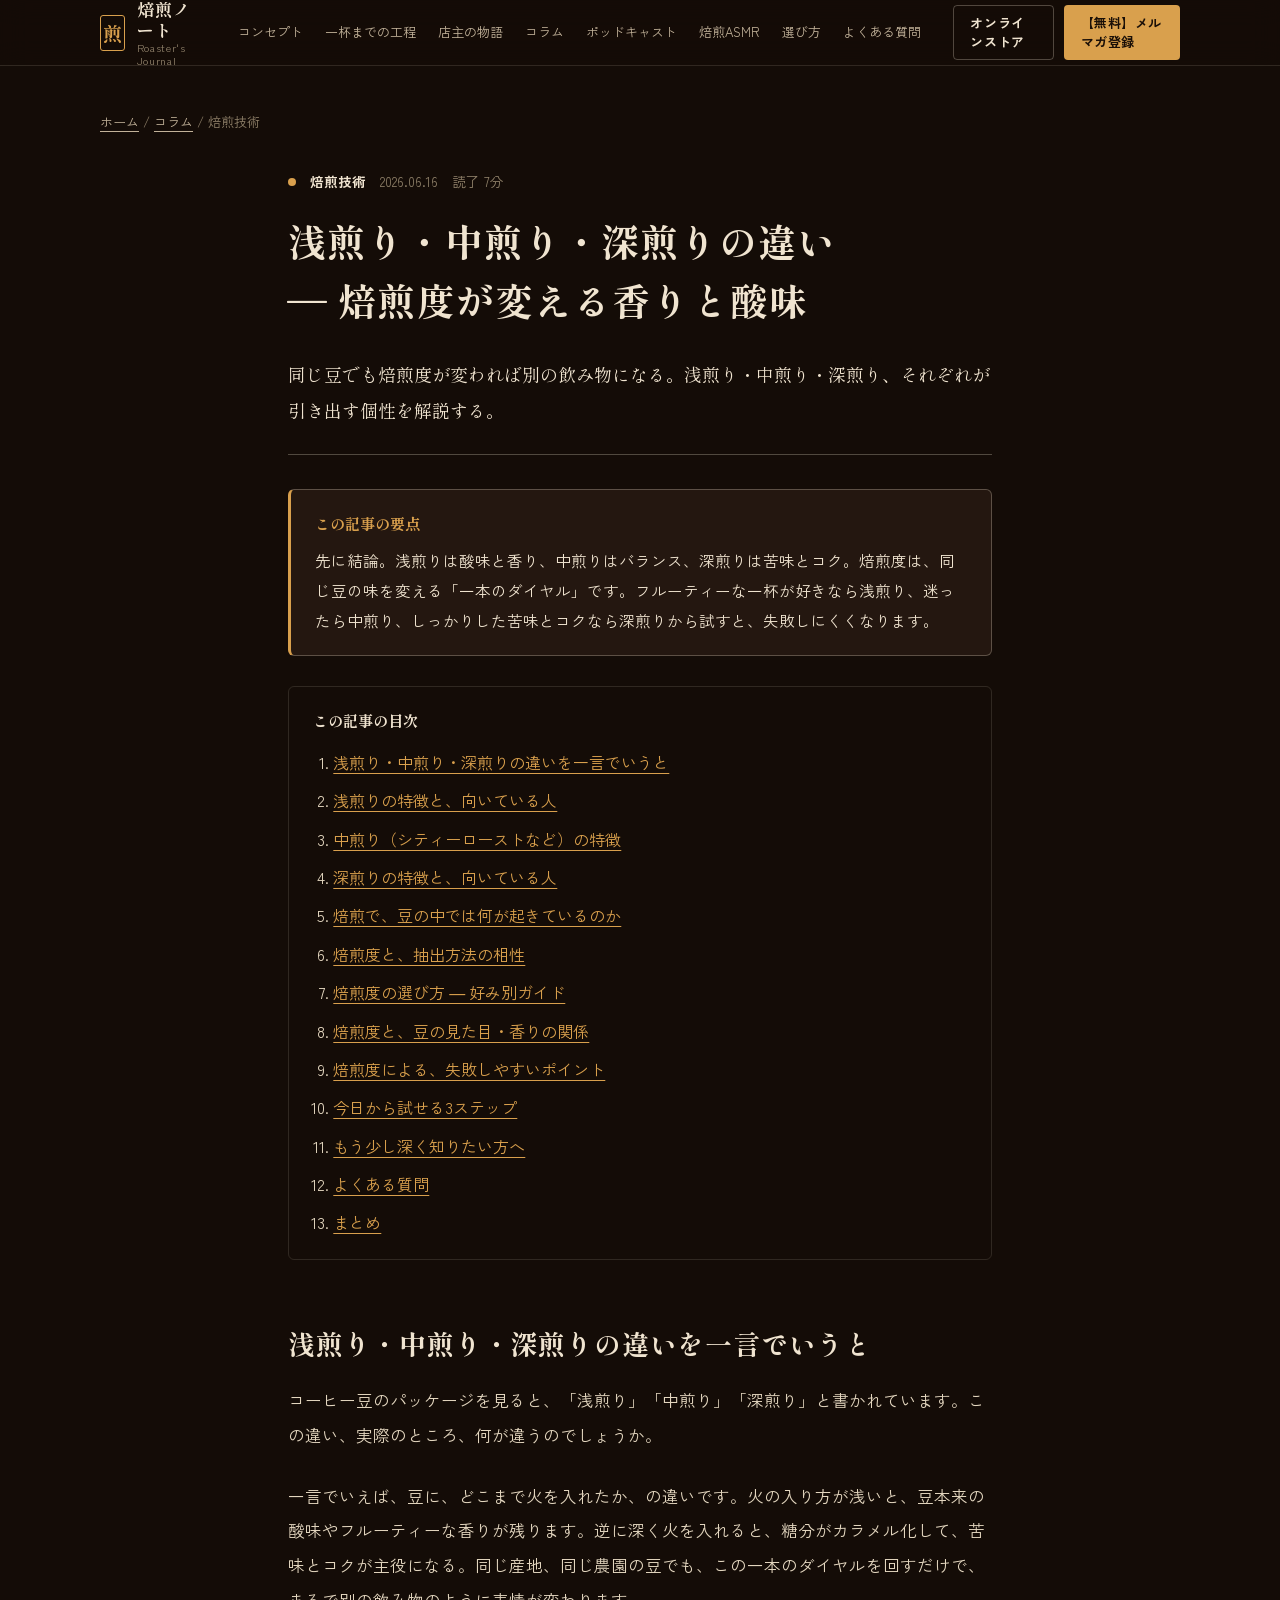
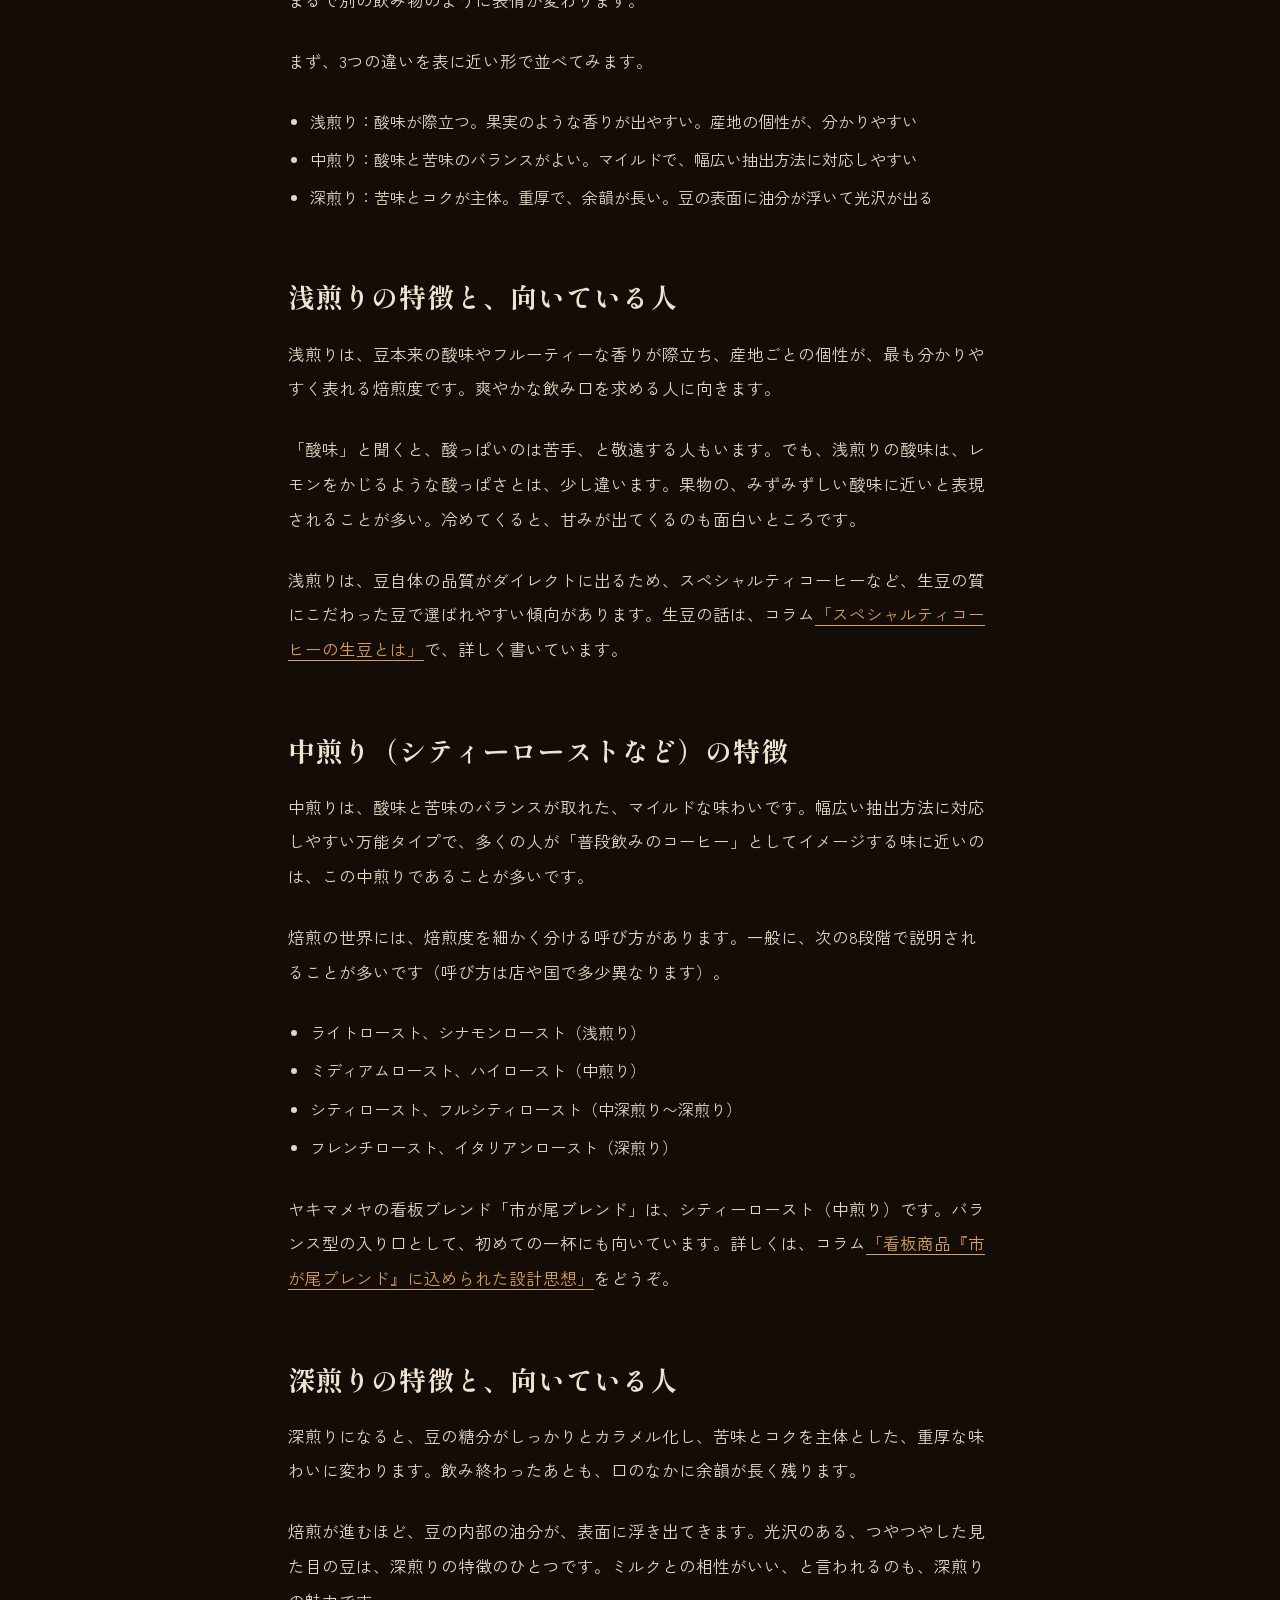
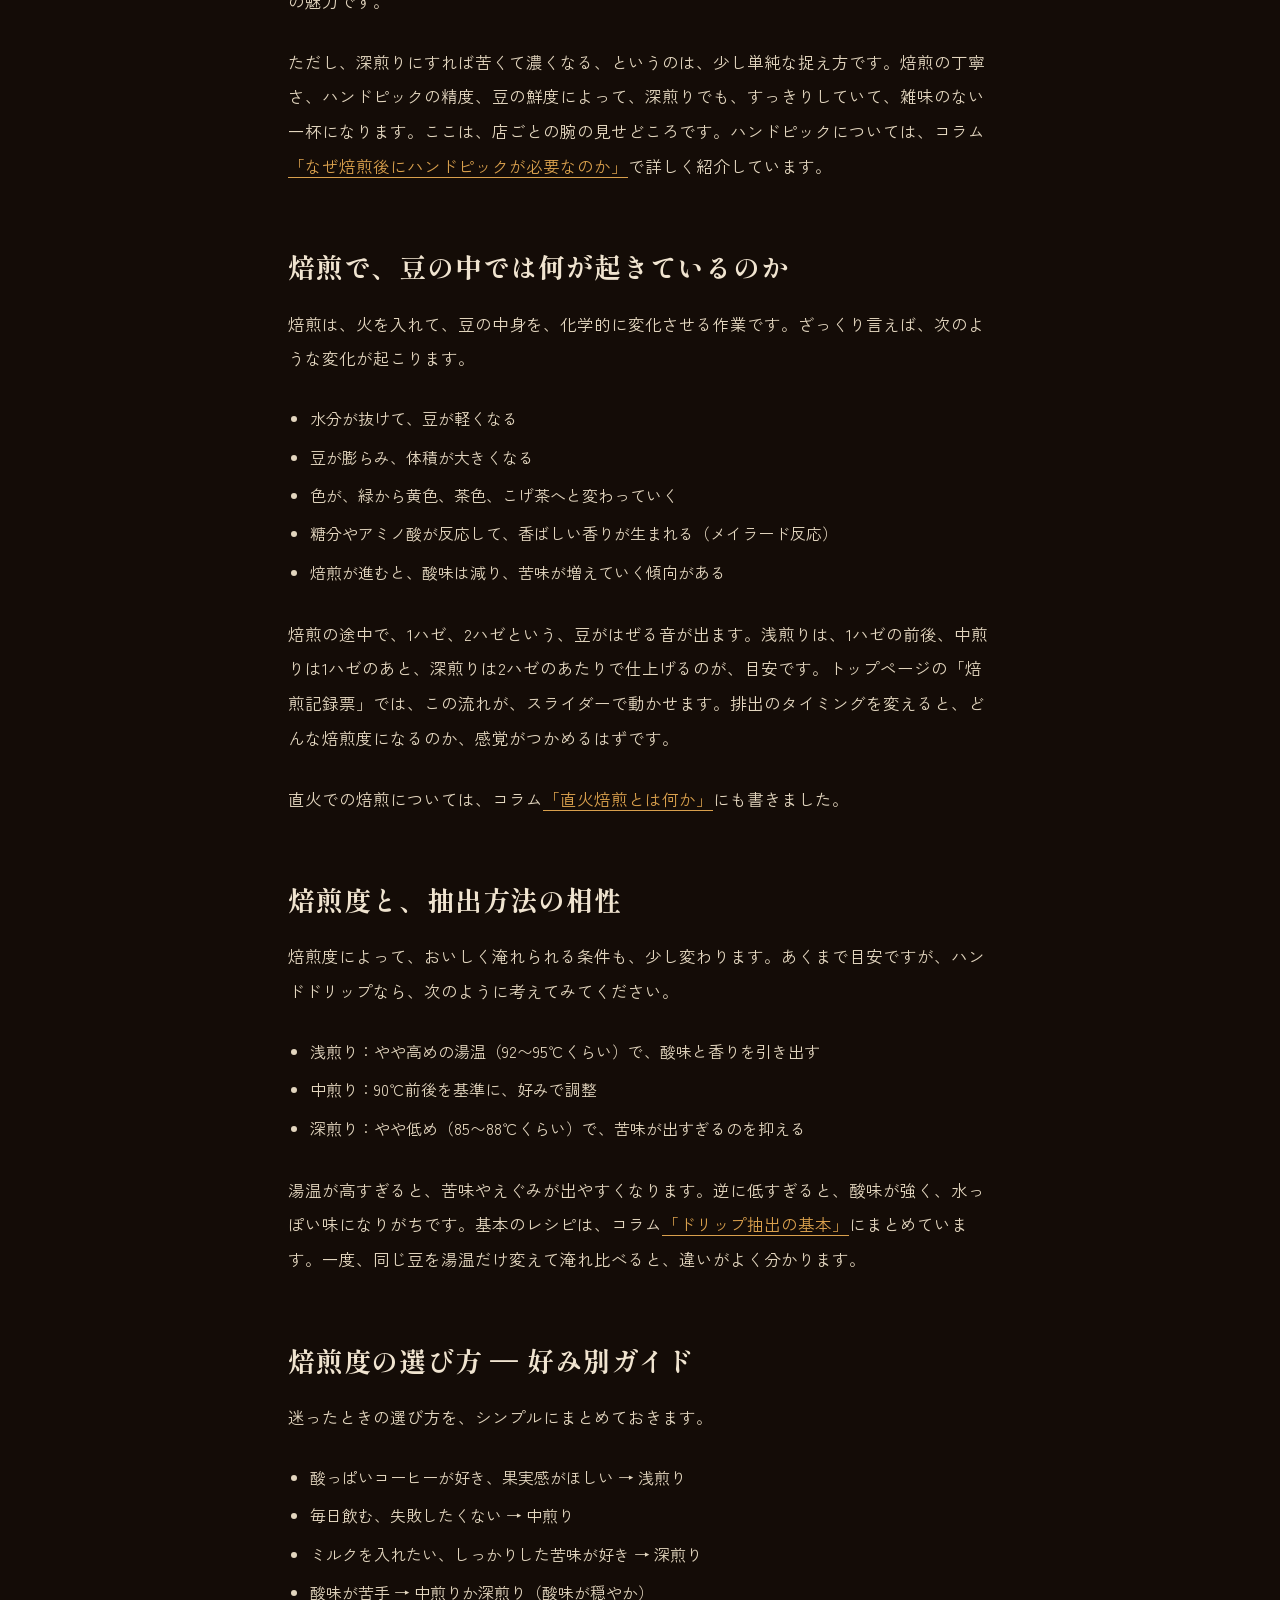
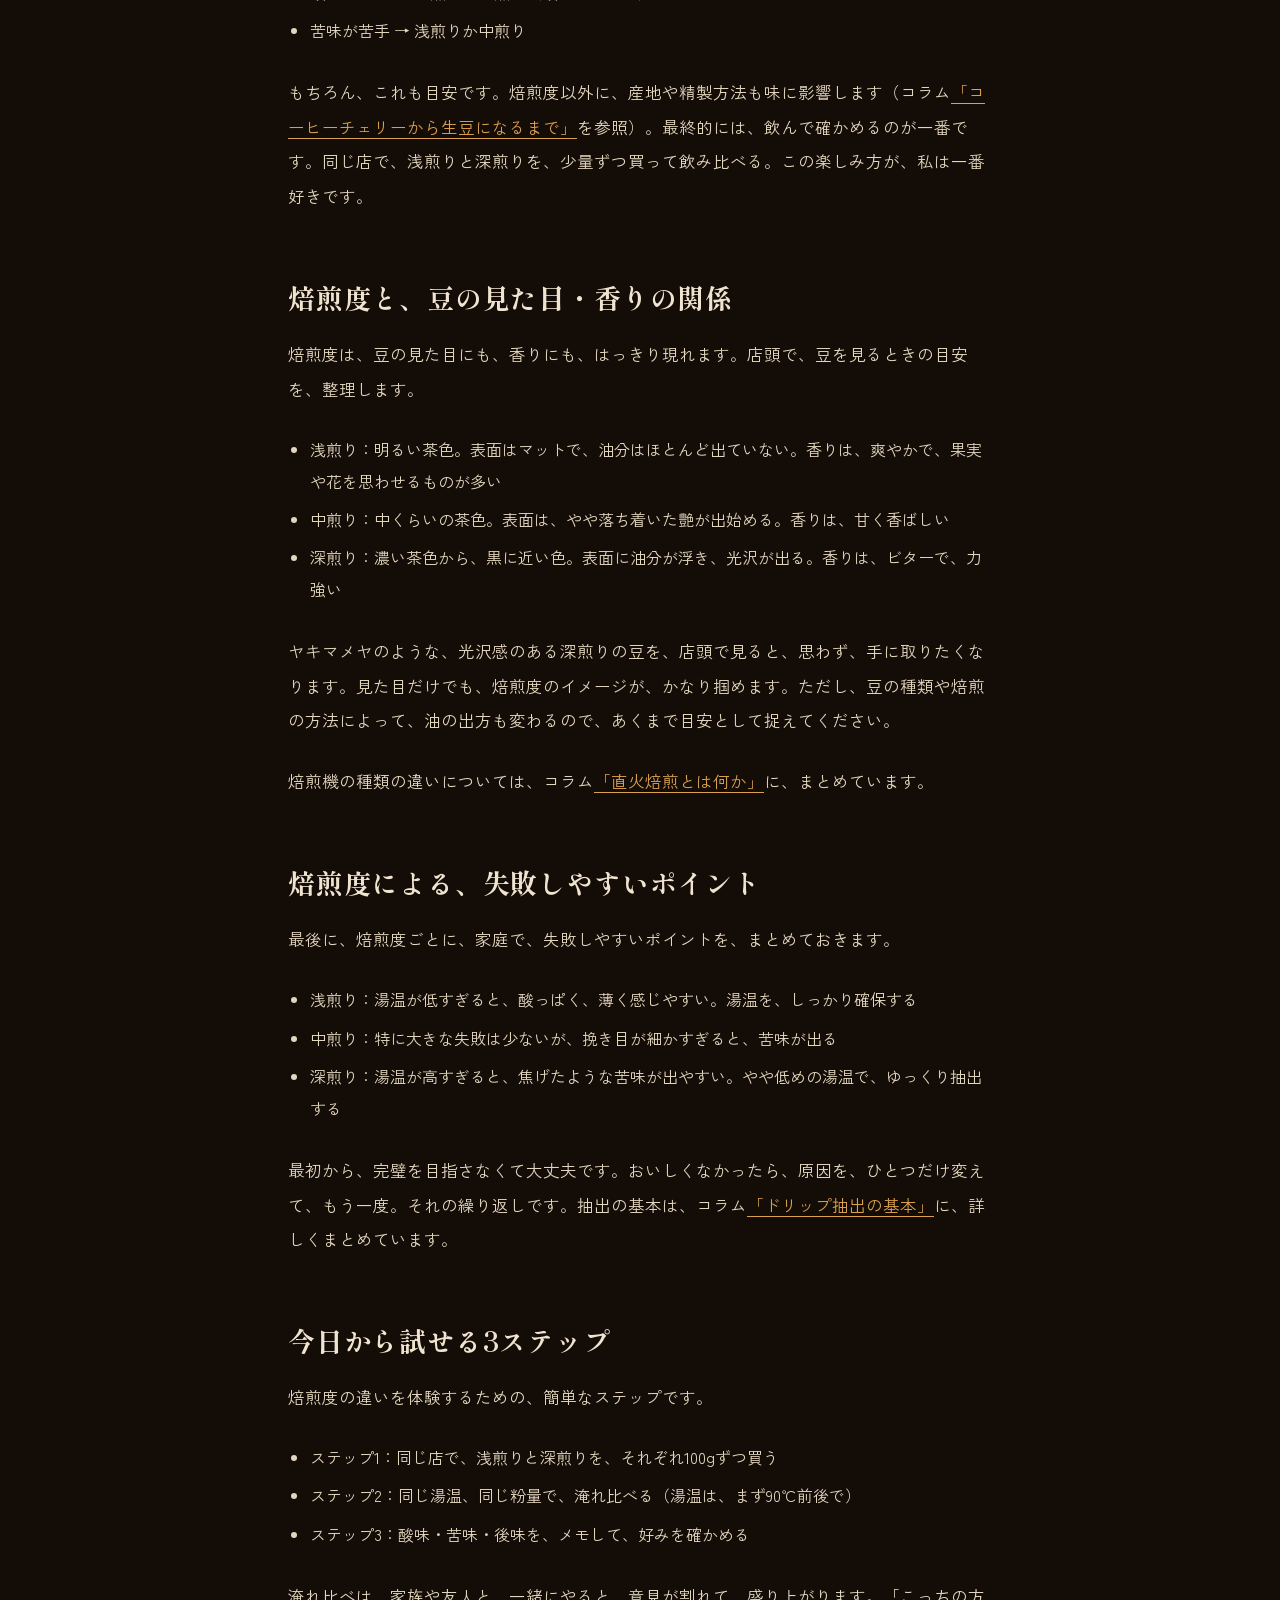
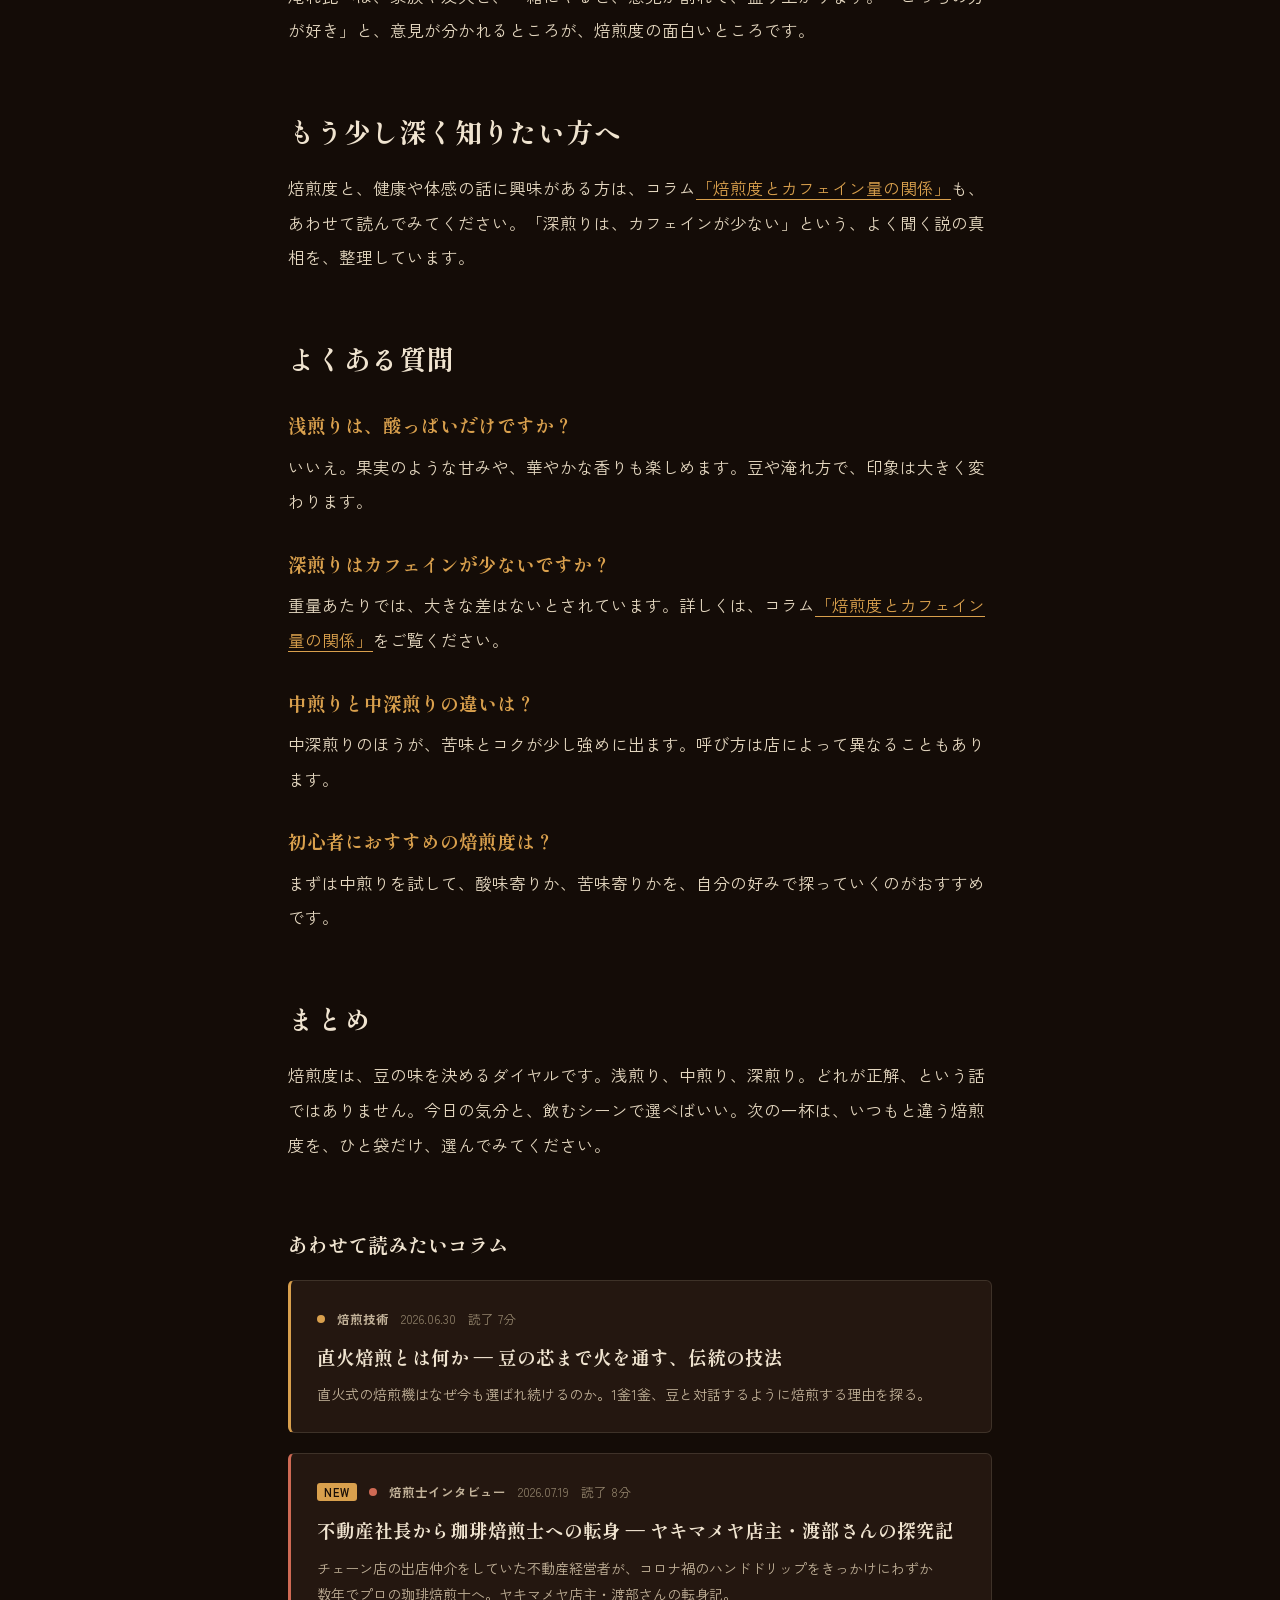
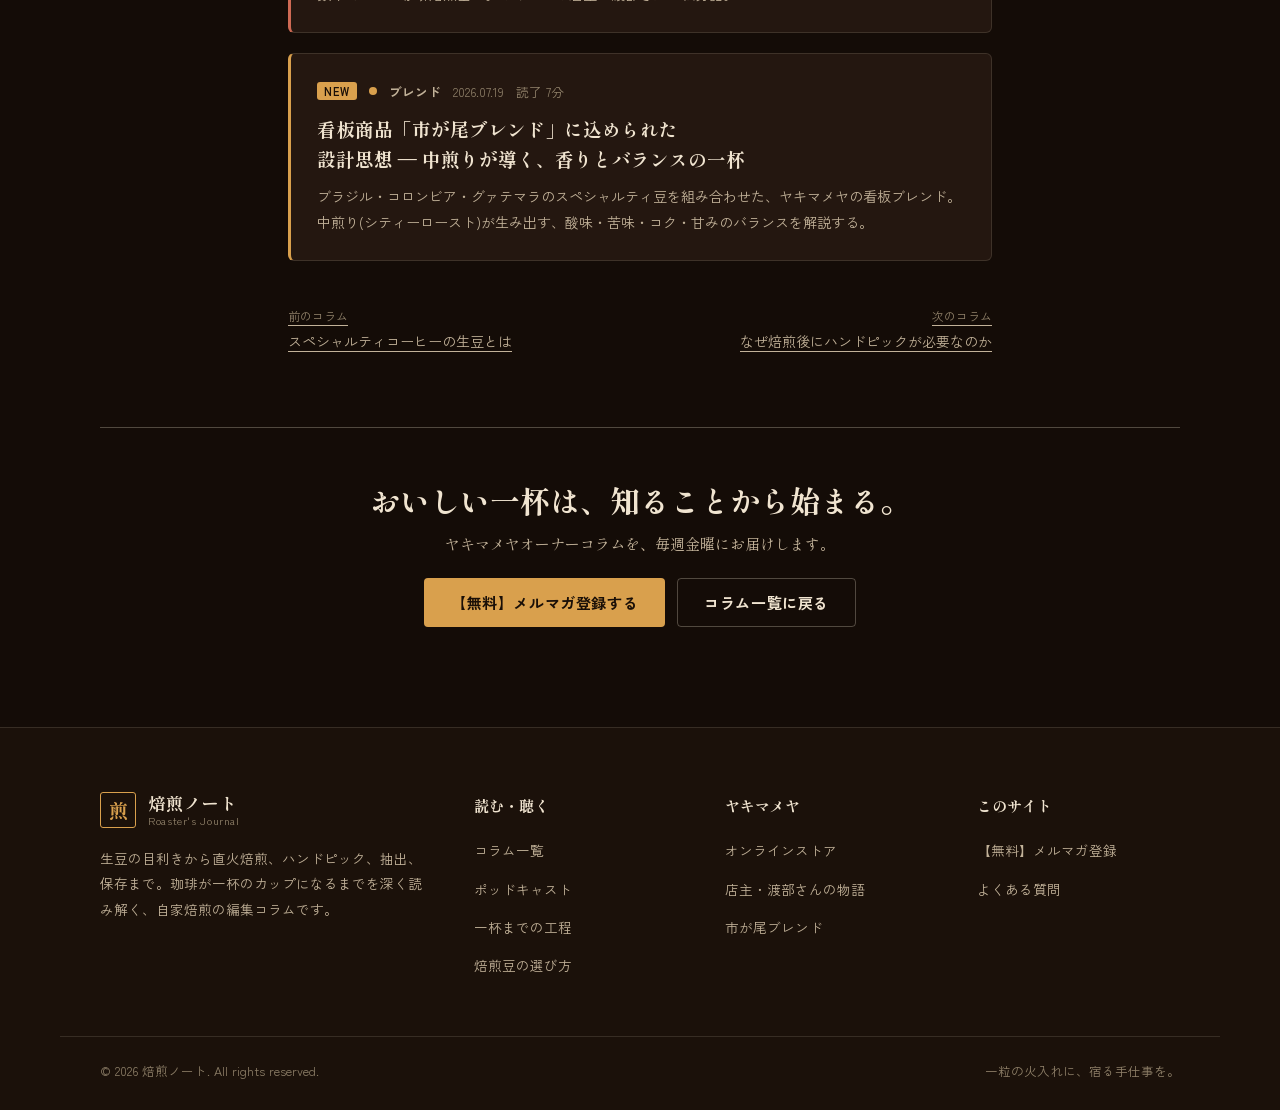
<file: column/roast-level/index.html>
<!DOCTYPE html>
<html lang="ja">
<head>
<meta charset="UTF-8">
<meta name="viewport" content="width=device-width, initial-scale=1.0">
<title>浅煎り・中煎り・深煎りの違い ― 焙煎度が変える香りと酸味 | 焙煎ノート</title>
<meta name="description" content="浅煎り・中煎り・深煎りそれぞれの特徴と、豆の個性や抽出方法との相性を解説する焙煎度の入門コラム。">
<link rel="canonical" href="https://YOUR-DOMAIN.example/column/roast-level/">
<meta property="og:type" content="article">
<meta property="og:title" content="浅煎り・中煎り・深煎りの違い ― 焙煎度が変える香りと酸味 | 焙煎ノート">
<meta property="og:description" content="浅煎り・中煎り・深煎りそれぞれの特徴と、豆の個性や抽出方法との相性を解説する焙煎度の入門コラム。">
<meta property="og:url" content="https://YOUR-DOMAIN.example/column/roast-level/">
<meta property="og:site_name" content="焙煎ノート">
<meta name="twitter:card" content="summary">
<meta name="theme-color" content="#140c07">
<link rel="preconnect" href="https://fonts.googleapis.com"><link rel="preconnect" href="https://fonts.gstatic.com" crossorigin><link href="https://fonts.googleapis.com/css2?family=Shippori+Mincho+B1:wght@500;700&family=Zen+Kaku+Gothic+New:wght@400;500;700&display=swap" rel="stylesheet">
<link rel="stylesheet" href="../../assets/base.css">
<link rel="stylesheet" href="../../assets/article.css">
<meta name="keywords" content="浅煎り 中煎り 深煎り 違い, 焙煎度, コーヒー 酸味, コーヒー 苦味, シティーロースト, コーヒー豆 選び方"><script type="application/ld+json">{"@context": "https://schema.org", "@type": "Article", "headline": "浅煎り・中煎り・深煎りの違い ― 焙煎度が変える香りと酸味", "description": "浅煎り・中煎り・深煎りそれぞれの特徴と、豆の個性や抽出方法との相性を解説する焙煎度の入門コラム。", "datePublished": "2026-06-16", "dateModified": "2026-06-16", "inLanguage": "ja", "articleSection": "焙煎技術", "mainEntityOfPage": "https://YOUR-DOMAIN.example/column/roast-level/", "publisher": {"@type": "Organization", "name": "焙煎ノート", "logo": {"@type": "ImageObject", "url": "https://YOUR-DOMAIN.example/images/yakimameya-logo.png"}}, "wordCount": 3698, "keywords": "浅煎り 中煎り 深煎り 違い, 焙煎度, コーヒー 酸味, コーヒー 苦味, シティーロースト, コーヒー豆 選び方"}</script><script type="application/ld+json">{"@context": "https://schema.org", "@type": "FAQPage", "mainEntity": [{"@type": "Question", "name": "浅煎りは、酸っぱいだけですか？", "acceptedAnswer": {"@type": "Answer", "text": "いいえ。果実のような甘みや、華やかな香りも楽しめます。豆や淹れ方で、印象は大きく変わります。"}}, {"@type": "Question", "name": "深煎りはカフェインが少ないですか？", "acceptedAnswer": {"@type": "Answer", "text": "重量あたりでは、大きな差はないとされています。詳しくは、コラム「焙煎度とカフェイン量の関係」をご覧ください。"}}, {"@type": "Question", "name": "中煎りと中深煎りの違いは？", "acceptedAnswer": {"@type": "Answer", "text": "中深煎りのほうが、苦味とコクが少し強めに出ます。呼び方は店によって異なることもあります。"}}, {"@type": "Question", "name": "初心者におすすめの焙煎度は？", "acceptedAnswer": {"@type": "Answer", "text": "まずは中煎りを試して、酸味寄りか、苦味寄りかを、自分の好みで探っていくのがおすすめです。"}}]}</script>
</head>
<body>
<header class="hd" id="top">
  <div class="hd__in">
    <a class="logo" href="../../index.html" aria-label="焙煎ノート トップへ">
      <span class="logo__mark">煎</span>
      <span class="logo__txt"><b>焙煎ノート</b><small>Roaster's Journal</small></span>
    </a>
    <nav class="hd__nav" id="hdNav" aria-label="メインメニュー"><a href="../../index.html#concept">コンセプト</a><a href="../../index.html#journey">一杯までの工程</a><a href="../../index.html#story">店主の物語</a><a href="../../index.html#columns">コラム</a><a href="../../index.html#podcast">ポッドキャスト</a><a href="../../index.html#asmr">焙煎ASMR</a><a href="../../index.html#guide">選び方</a><a href="../../index.html#faq">よくある質問</a></nav>
    <div class="hd__cta">
      <a class="btn btn--ghost btn--sm hd__store" href="https://yakimameya.base.shop/" target="_blank" rel="noopener noreferrer">オンラインストア</a>
      <a class="btn btn--gold btn--sm" href="../../index.html#cta">【無料】メルマガ登録</a>
      <button class="hd__burger" id="hdBurger" aria-expanded="false" aria-controls="hdNav" aria-label="メニューを開く"><span></span><span></span><span></span></button>
    </div>
  </div>
</header>
<main class="pg"><div class="wrap">
  <nav class="crumb" aria-label="パンくず"><a href="../../index.html">ホーム</a> / <a href="../index.html">コラム</a> / 焙煎技術</nav>
  <article class="art" style="--c:var(--gold)">
    <div class="art__meta"><span class="catdot"></span><span class="cat">焙煎技術</span><span>2026.06.16</span><span>読了 7分</span></div>
    <h1>浅煎り・中煎り・深煎りの違い ― 焙煎度が変える香りと酸味</h1>
    <p class="lead">同じ豆でも焙煎度が変われば別の飲み物になる。浅煎り・中煎り・深煎り、それぞれが引き出す個性を解説する。</p>
    
    <div class="art__body"><aside class="callout"><b>この記事の要点</b><p>先に結論。浅煎りは酸味と香り、中煎りはバランス、深煎りは苦味とコク。焙煎度は、同じ豆の味を変える「一本のダイヤル」です。フルーティーな一杯が好きなら浅煎り、迷ったら中煎り、しっかりした苦味とコクなら深煎りから試すと、失敗しにくくなります。</p></aside>
<nav class="toc" aria-label="この記事の目次"><b>この記事の目次</b><ol><li><a href="#s1">浅煎り・中煎り・深煎りの違いを一言でいうと</a></li><li><a href="#s2">浅煎りの特徴と、向いている人</a></li><li><a href="#s3">中煎り（シティーローストなど）の特徴</a></li><li><a href="#s4">深煎りの特徴と、向いている人</a></li><li><a href="#s5">焙煎で、豆の中では何が起きているのか</a></li><li><a href="#s6">焙煎度と、抽出方法の相性</a></li><li><a href="#s7">焙煎度の選び方 ― 好み別ガイド</a></li><li><a href="#s8">焙煎度と、豆の見た目・香りの関係</a></li><li><a href="#s9">焙煎度による、失敗しやすいポイント</a></li><li><a href="#s10">今日から試せる3ステップ</a></li><li><a href="#s11">もう少し深く知りたい方へ</a></li><li><a href="#s12">よくある質問</a></li><li><a href="#s13">まとめ</a></li></ol></nav>
<h2 id="s1">浅煎り・中煎り・深煎りの違いを一言でいうと</h2>
<p>コーヒー豆のパッケージを見ると、「浅煎り」「中煎り」「深煎り」と書かれています。この違い、実際のところ、何が違うのでしょうか。</p>
<p>一言でいえば、豆に、どこまで火を入れたか、の違いです。火の入り方が浅いと、豆本来の酸味やフルーティーな香りが残ります。逆に深く火を入れると、糖分がカラメル化して、苦味とコクが主役になる。同じ産地、同じ農園の豆でも、この一本のダイヤルを回すだけで、まるで別の飲み物のように表情が変わります。</p>
<p>まず、3つの違いを表に近い形で並べてみます。</p>
<ul><li>浅煎り：酸味が際立つ。果実のような香りが出やすい。産地の個性が、分かりやすい</li><li>中煎り：酸味と苦味のバランスがよい。マイルドで、幅広い抽出方法に対応しやすい</li><li>深煎り：苦味とコクが主体。重厚で、余韻が長い。豆の表面に油分が浮いて光沢が出る</li></ul>
<h2 id="s2">浅煎りの特徴と、向いている人</h2>
<p>浅煎りは、豆本来の酸味やフルーティーな香りが際立ち、産地ごとの個性が、最も分かりやすく表れる焙煎度です。爽やかな飲み口を求める人に向きます。</p>
<p>「酸味」と聞くと、酸っぱいのは苦手、と敬遠する人もいます。でも、浅煎りの酸味は、レモンをかじるような酸っぱさとは、少し違います。果物の、みずみずしい酸味に近いと表現されることが多い。冷めてくると、甘みが出てくるのも面白いところです。</p>
<p>浅煎りは、豆自体の品質がダイレクトに出るため、スペシャルティコーヒーなど、生豆の質にこだわった豆で選ばれやすい傾向があります。生豆の話は、コラム<a href="../../column/specialty-beans/index.html">「スペシャルティコーヒーの生豆とは」</a>で、詳しく書いています。</p>
<h2 id="s3">中煎り（シティーローストなど）の特徴</h2>
<p>中煎りは、酸味と苦味のバランスが取れた、マイルドな味わいです。幅広い抽出方法に対応しやすい万能タイプで、多くの人が「普段飲みのコーヒー」としてイメージする味に近いのは、この中煎りであることが多いです。</p>
<p>焙煎の世界には、焙煎度を細かく分ける呼び方があります。一般に、次の8段階で説明されることが多いです（呼び方は店や国で多少異なります）。</p>
<ul><li>ライトロースト、シナモンロースト（浅煎り）</li><li>ミディアムロースト、ハイロースト（中煎り）</li><li>シティロースト、フルシティロースト（中深煎り〜深煎り）</li><li>フレンチロースト、イタリアンロースト（深煎り）</li></ul>
<p>ヤキマメヤの看板ブレンド「市が尾ブレンド」は、シティーロースト（中煎り）です。バランス型の入り口として、初めての一杯にも向いています。詳しくは、コラム<a href="../../column/ichigao-blend-signature/index.html">「看板商品『市が尾ブレンド』に込められた設計思想」</a>をどうぞ。</p>
<h2 id="s4">深煎りの特徴と、向いている人</h2>
<p>深煎りになると、豆の糖分がしっかりとカラメル化し、苦味とコクを主体とした、重厚な味わいに変わります。飲み終わったあとも、口のなかに余韻が長く残ります。</p>
<p>焙煎が進むほど、豆の内部の油分が、表面に浮き出てきます。光沢のある、つやつやした見た目の豆は、深煎りの特徴のひとつです。ミルクとの相性がいい、と言われるのも、深煎りの魅力です。</p>
<p>ただし、深煎りにすれば苦くて濃くなる、というのは、少し単純な捉え方です。焙煎の丁寧さ、ハンドピックの精度、豆の鮮度によって、深煎りでも、すっきりしていて、雑味のない一杯になります。ここは、店ごとの腕の見せどころです。ハンドピックについては、コラム<a href="../../column/handpick/index.html">「なぜ焙煎後にハンドピックが必要なのか」</a>で詳しく紹介しています。</p>
<h2 id="s5">焙煎で、豆の中では何が起きているのか</h2>
<p>焙煎は、火を入れて、豆の中身を、化学的に変化させる作業です。ざっくり言えば、次のような変化が起こります。</p>
<ul><li>水分が抜けて、豆が軽くなる</li><li>豆が膨らみ、体積が大きくなる</li><li>色が、緑から黄色、茶色、こげ茶へと変わっていく</li><li>糖分やアミノ酸が反応して、香ばしい香りが生まれる（メイラード反応）</li><li>焙煎が進むと、酸味は減り、苦味が増えていく傾向がある</li></ul>
<p>焙煎の途中で、1ハゼ、2ハゼという、豆がはぜる音が出ます。浅煎りは、1ハゼの前後、中煎りは1ハゼのあと、深煎りは2ハゼのあたりで仕上げるのが、目安です。トップページの「焙煎記録票」では、この流れが、スライダーで動かせます。排出のタイミングを変えると、どんな焙煎度になるのか、感覚がつかめるはずです。</p>
<p>直火での焙煎については、コラム<a href="../../column/direct-fire/index.html">「直火焙煎とは何か」</a>にも書きました。</p>
<h2 id="s6">焙煎度と、抽出方法の相性</h2>
<p>焙煎度によって、おいしく淹れられる条件も、少し変わります。あくまで目安ですが、ハンドドリップなら、次のように考えてみてください。</p>
<ul><li>浅煎り：やや高めの湯温（92〜95℃くらい）で、酸味と香りを引き出す</li><li>中煎り：90℃前後を基準に、好みで調整</li><li>深煎り：やや低め（85〜88℃くらい）で、苦味が出すぎるのを抑える</li></ul>
<p>湯温が高すぎると、苦味やえぐみが出やすくなります。逆に低すぎると、酸味が強く、水っぽい味になりがちです。基本のレシピは、コラム<a href="../../column/drip-basics/index.html">「ドリップ抽出の基本」</a>にまとめています。一度、同じ豆を湯温だけ変えて淹れ比べると、違いがよく分かります。</p>
<h2 id="s7">焙煎度の選び方 ― 好み別ガイド</h2>
<p>迷ったときの選び方を、シンプルにまとめておきます。</p>
<ul><li>酸っぱいコーヒーが好き、果実感がほしい → 浅煎り</li><li>毎日飲む、失敗したくない → 中煎り</li><li>ミルクを入れたい、しっかりした苦味が好き → 深煎り</li><li>酸味が苦手 → 中煎りか深煎り（酸味が穏やか）</li><li>苦味が苦手 → 浅煎りか中煎り</li></ul>
<p>もちろん、これも目安です。焙煎度以外に、産地や精製方法も味に影響します（コラム<a href="../../column/cherry-to-bean/index.html">「コーヒーチェリーから生豆になるまで」</a>を参照）。最終的には、飲んで確かめるのが一番です。同じ店で、浅煎りと深煎りを、少量ずつ買って飲み比べる。この楽しみ方が、私は一番好きです。</p>
<h2 id="s8">焙煎度と、豆の見た目・香りの関係</h2>
<p>焙煎度は、豆の見た目にも、香りにも、はっきり現れます。店頭で、豆を見るときの目安を、整理します。</p>
<ul><li>浅煎り：明るい茶色。表面はマットで、油分はほとんど出ていない。香りは、爽やかで、果実や花を思わせるものが多い</li><li>中煎り：中くらいの茶色。表面は、やや落ち着いた艶が出始める。香りは、甘く香ばしい</li><li>深煎り：濃い茶色から、黒に近い色。表面に油分が浮き、光沢が出る。香りは、ビターで、力強い</li></ul>
<p>ヤキマメヤのような、光沢感のある深煎りの豆を、店頭で見ると、思わず、手に取りたくなります。見た目だけでも、焙煎度のイメージが、かなり掴めます。ただし、豆の種類や焙煎の方法によって、油の出方も変わるので、あくまで目安として捉えてください。</p>
<p>焙煎機の種類の違いについては、コラム<a href="../../column/direct-fire/index.html">「直火焙煎とは何か」</a>に、まとめています。</p>
<h2 id="s9">焙煎度による、失敗しやすいポイント</h2>
<p>最後に、焙煎度ごとに、家庭で、失敗しやすいポイントを、まとめておきます。</p>
<ul><li>浅煎り：湯温が低すぎると、酸っぱく、薄く感じやすい。湯温を、しっかり確保する</li><li>中煎り：特に大きな失敗は少ないが、挽き目が細かすぎると、苦味が出る</li><li>深煎り：湯温が高すぎると、焦げたような苦味が出やすい。やや低めの湯温で、ゆっくり抽出する</li></ul>
<p>最初から、完璧を目指さなくて大丈夫です。おいしくなかったら、原因を、ひとつだけ変えて、もう一度。それの繰り返しです。抽出の基本は、コラム<a href="../../column/drip-basics/index.html">「ドリップ抽出の基本」</a>に、詳しくまとめています。</p>
<h2 id="s10">今日から試せる3ステップ</h2>
<p>焙煎度の違いを体験するための、簡単なステップです。</p>
<ul><li>ステップ1：同じ店で、浅煎りと深煎りを、それぞれ100gずつ買う</li><li>ステップ2：同じ湯温、同じ粉量で、淹れ比べる（湯温は、まず90℃前後で）</li><li>ステップ3：酸味・苦味・後味を、メモして、好みを確かめる</li></ul>
<p>淹れ比べは、家族や友人と、一緒にやると、意見が割れて、盛り上がります。「こっちの方が好き」と、意見が分かれるところが、焙煎度の面白いところです。</p>
<h2 id="s11">もう少し深く知りたい方へ</h2>
<p>焙煎度と、健康や体感の話に興味がある方は、コラム<a href="../../column/caffeine-roast/index.html">「焙煎度とカフェイン量の関係」</a>も、あわせて読んでみてください。「深煎りは、カフェインが少ない」という、よく聞く説の真相を、整理しています。</p>
<h2 id="s12">よくある質問</h2>
<h3>浅煎りは、酸っぱいだけですか？</h3>
<p>いいえ。果実のような甘みや、華やかな香りも楽しめます。豆や淹れ方で、印象は大きく変わります。</p>
<h3>深煎りはカフェインが少ないですか？</h3>
<p>重量あたりでは、大きな差はないとされています。詳しくは、コラム<a href="../../column/caffeine-roast/index.html">「焙煎度とカフェイン量の関係」</a>をご覧ください。</p>
<h3>中煎りと中深煎りの違いは？</h3>
<p>中深煎りのほうが、苦味とコクが少し強めに出ます。呼び方は店によって異なることもあります。</p>
<h3>初心者におすすめの焙煎度は？</h3>
<p>まずは中煎りを試して、酸味寄りか、苦味寄りかを、自分の好みで探っていくのがおすすめです。</p>
<h2 id="s13">まとめ</h2>
<p>焙煎度は、豆の味を決めるダイヤルです。浅煎り、中煎り、深煎り。どれが正解、という話ではありません。今日の気分と、飲むシーンで選べばいい。次の一杯は、いつもと違う焙煎度を、ひと袋だけ、選んでみてください。</p></div>
  </article>
  <section class="rel"><h2>あわせて読みたいコラム</h2><div class="cgrid"><a class="ccard" style="--c:var(--gold)" data-cat="焙煎技術" href="../../column/direct-fire/index.html">
  <span class="ccard__body">
    <span class="ccard__meta"><span class="catdot"></span><span class="ccard__cat">焙煎技術</span><span>2026.06.30</span><span>読了 7分</span></span>
    <h3 class="ccard__title">直火焙煎とは何か ― 豆の芯まで火を通す、伝統の技法</h3>
    <p class="ccard__ex">直火式の焙煎機はなぜ今も選ばれ続けるのか。1釜1釜、豆と対話するように焙煎する理由を探る。</p>
  </span>
</a><a class="ccard" style="--c:var(--wine)" data-cat="焙煎士インタビュー" href="../../column/watanabe-story-blueprints-to-beans/index.html">
  <span class="ccard__body">
    <span class="ccard__meta"><span class="new">NEW</span><span class="catdot"></span><span class="ccard__cat">焙煎士インタビュー</span><span>2026.07.19</span><span>読了 8分</span></span>
    <h3 class="ccard__title">不動産社長から珈琲焙煎士への転身 ― ヤキマメヤ店主・渡部さんの探究記</h3>
    <p class="ccard__ex">チェーン店の出店仲介をしていた不動産経営者が、コロナ禍のハンドドリップをきっかけにわずか数年でプロの珈琲焙煎士へ。ヤキマメヤ店主・渡部さんの転身記。</p>
  </span>
</a><a class="ccard" style="--c:var(--gold)" data-cat="ブレンド" href="../../column/ichigao-blend-signature/index.html">
  <span class="ccard__body">
    <span class="ccard__meta"><span class="new">NEW</span><span class="catdot"></span><span class="ccard__cat">ブレンド</span><span>2026.07.19</span><span>読了 7分</span></span>
    <h3 class="ccard__title">看板商品「市が尾ブレンド」に込められた設計思想 ― 中煎りが導く、香りとバランスの一杯</h3>
    <p class="ccard__ex">ブラジル・コロンビア・グァテマラのスペシャルティ豆を組み合わせた、ヤキマメヤの看板ブレンド。中煎り(シティーロースト)が生み出す、酸味・苦味・コク・甘みのバランスを解説する。</p>
  </span>
</a></div></section>
  <div class="pn"><a href="../specialty-beans/index.html"><small>前のコラム</small>スペシャルティコーヒーの生豆とは</a><a href="../handpick/index.html" style="text-align:right"><small>次のコラム</small>なぜ焙煎後にハンドピックが必要なのか</a></div>
  <div class="cta-band">
    <h2>おいしい一杯は、知ることから始まる。<br><small style="display:block;margin-top:8px;font-size:15px;font-weight:400;color:var(--ink2)">ヤキマメヤオーナーコラムを、毎週金曜にお届けします。</small></h2>
    <a class="btn btn--gold" href="../../index.html#cta">【無料】メルマガ登録する</a>
    <a class="btn btn--ghost" href="../index.html">コラム一覧に戻る</a>
  </div>
</div></main>
<footer class="ft">
  <div class="wrap ft__grid">
    <div>
      <a class="logo" href="../../index.html#top"><span class="logo__mark">煎</span><span class="logo__txt"><b>焙煎ノート</b><small>Roaster's Journal</small></span></a>
      <p class="ft__desc">生豆の目利きから直火焙煎、ハンドピック、抽出、保存まで。珈琲が一杯のカップになるまでを深く読み解く、自家焙煎の編集コラムです。</p>
    </div>
    <div>
      <h4>読む・聴く</h4>
      <ul>
        <li><a href="../../column/index.html">コラム一覧</a></li>
        <li><a href="../../index.html#podcast">ポッドキャスト</a></li>
        <li><a href="../../index.html#journey">一杯までの工程</a></li>
        <li><a href="../../index.html#guide">焙煎豆の選び方</a></li>
      </ul>
    </div>
    <div>
      <h4>ヤキマメヤ</h4>
      <ul>
        <li><a href="https://yakimameya.base.shop/" target="_blank" rel="noopener noreferrer">オンラインストア</a></li>
        <li><a href="../../index.html#story">店主・渡部さんの物語</a></li>
        <li><a href="../../index.html#shop">市が尾ブレンド</a></li>
      </ul>
    </div>
    <div>
      <h4>このサイト</h4>
      <ul>
        <li><a href="../../index.html#cta">【無料】メルマガ登録</a></li>
        <li><a href="../../index.html#faq">よくある質問</a></li>
      </ul>
    </div>
  </div>
  <div class="wrap ft__bottom"><span>© 2026 焙煎ノート. All rights reserved.</span><span>一粒の火入れに、宿る手仕事を。</span></div>
</footer>
<script>(function(){var b=document.getElementById('hdBurger'),n=document.getElementById('hdNav');if(!b||!n)return;
function set(o){n.classList.toggle('open',o);b.setAttribute('aria-expanded',o);b.setAttribute('aria-label',o?'メニューを閉じる':'メニューを開く')}
b.addEventListener('click',function(){set(!n.classList.contains('open'))});
n.addEventListener('click',function(ev){if(ev.target.tagName==='A')set(false)});
document.addEventListener('keydown',function(ev){if(ev.key==='Escape')set(false)})})();</script>
</body>
</html>
</file>
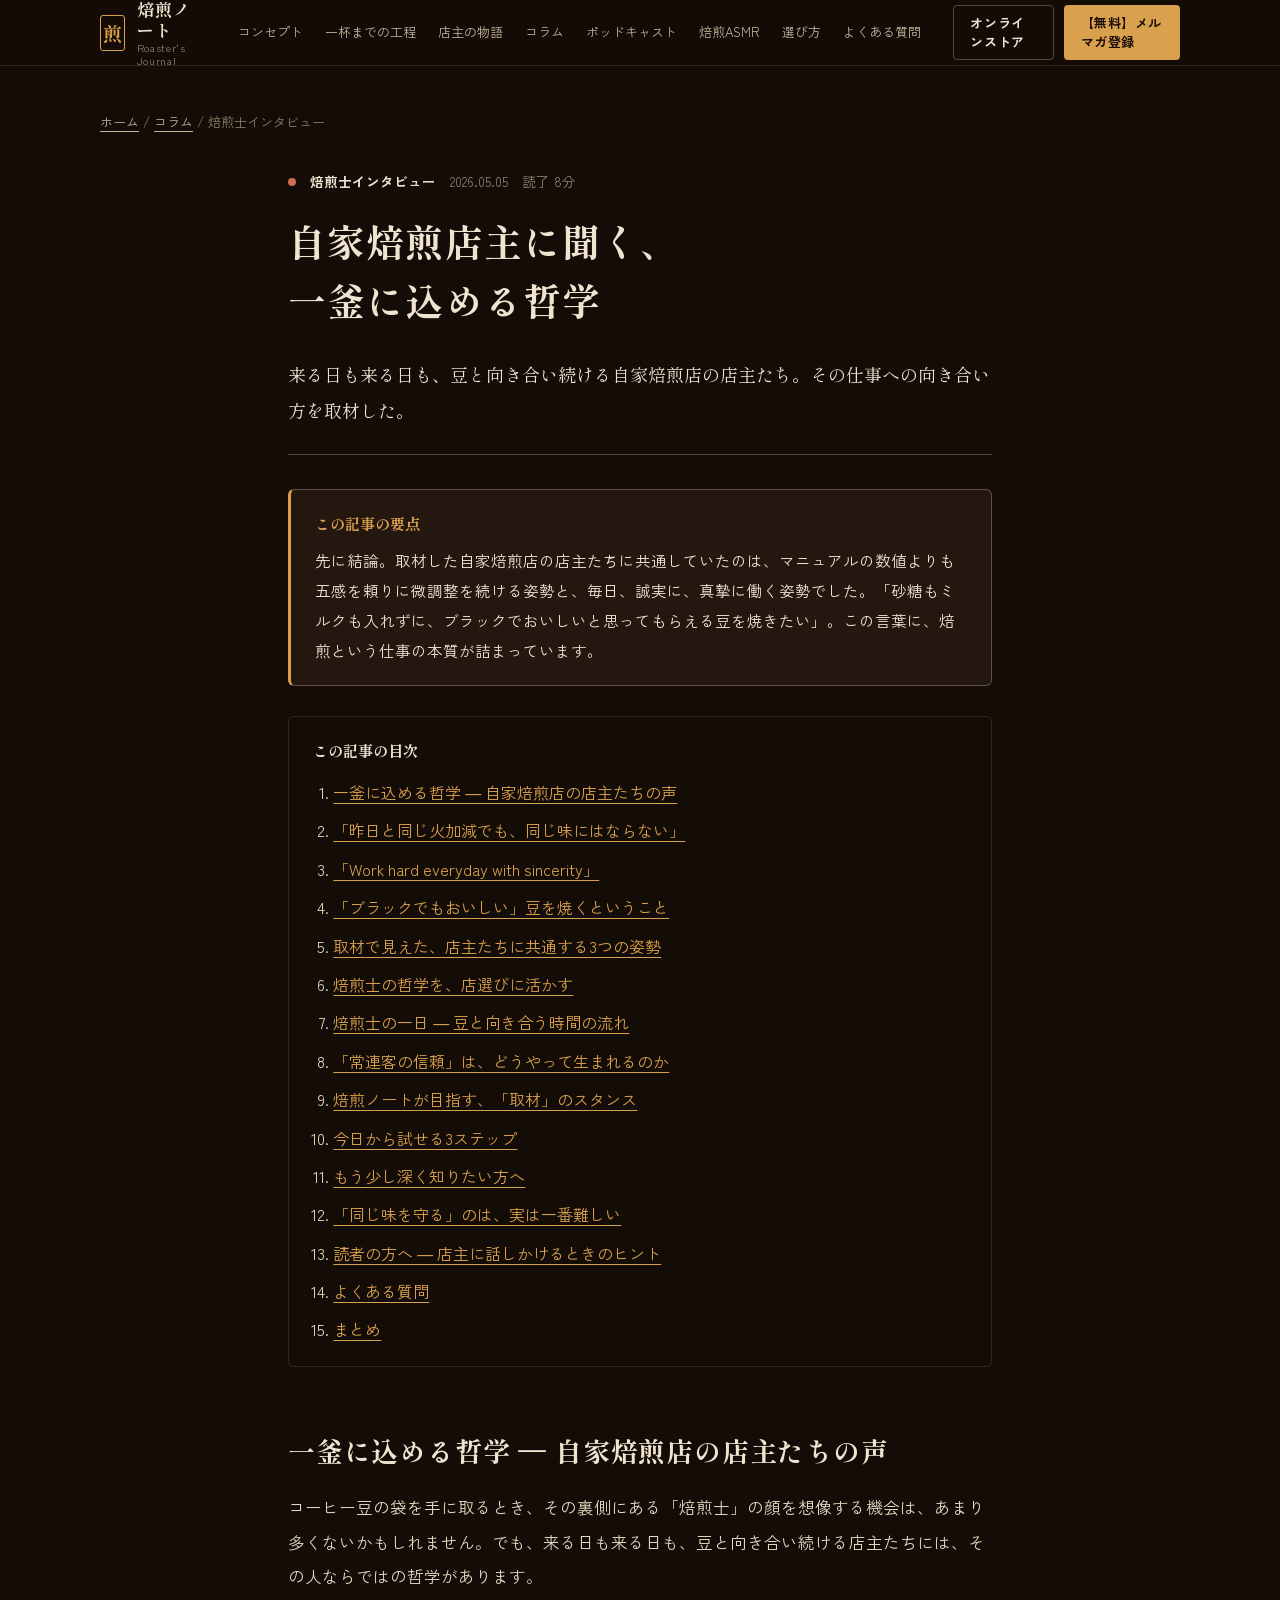
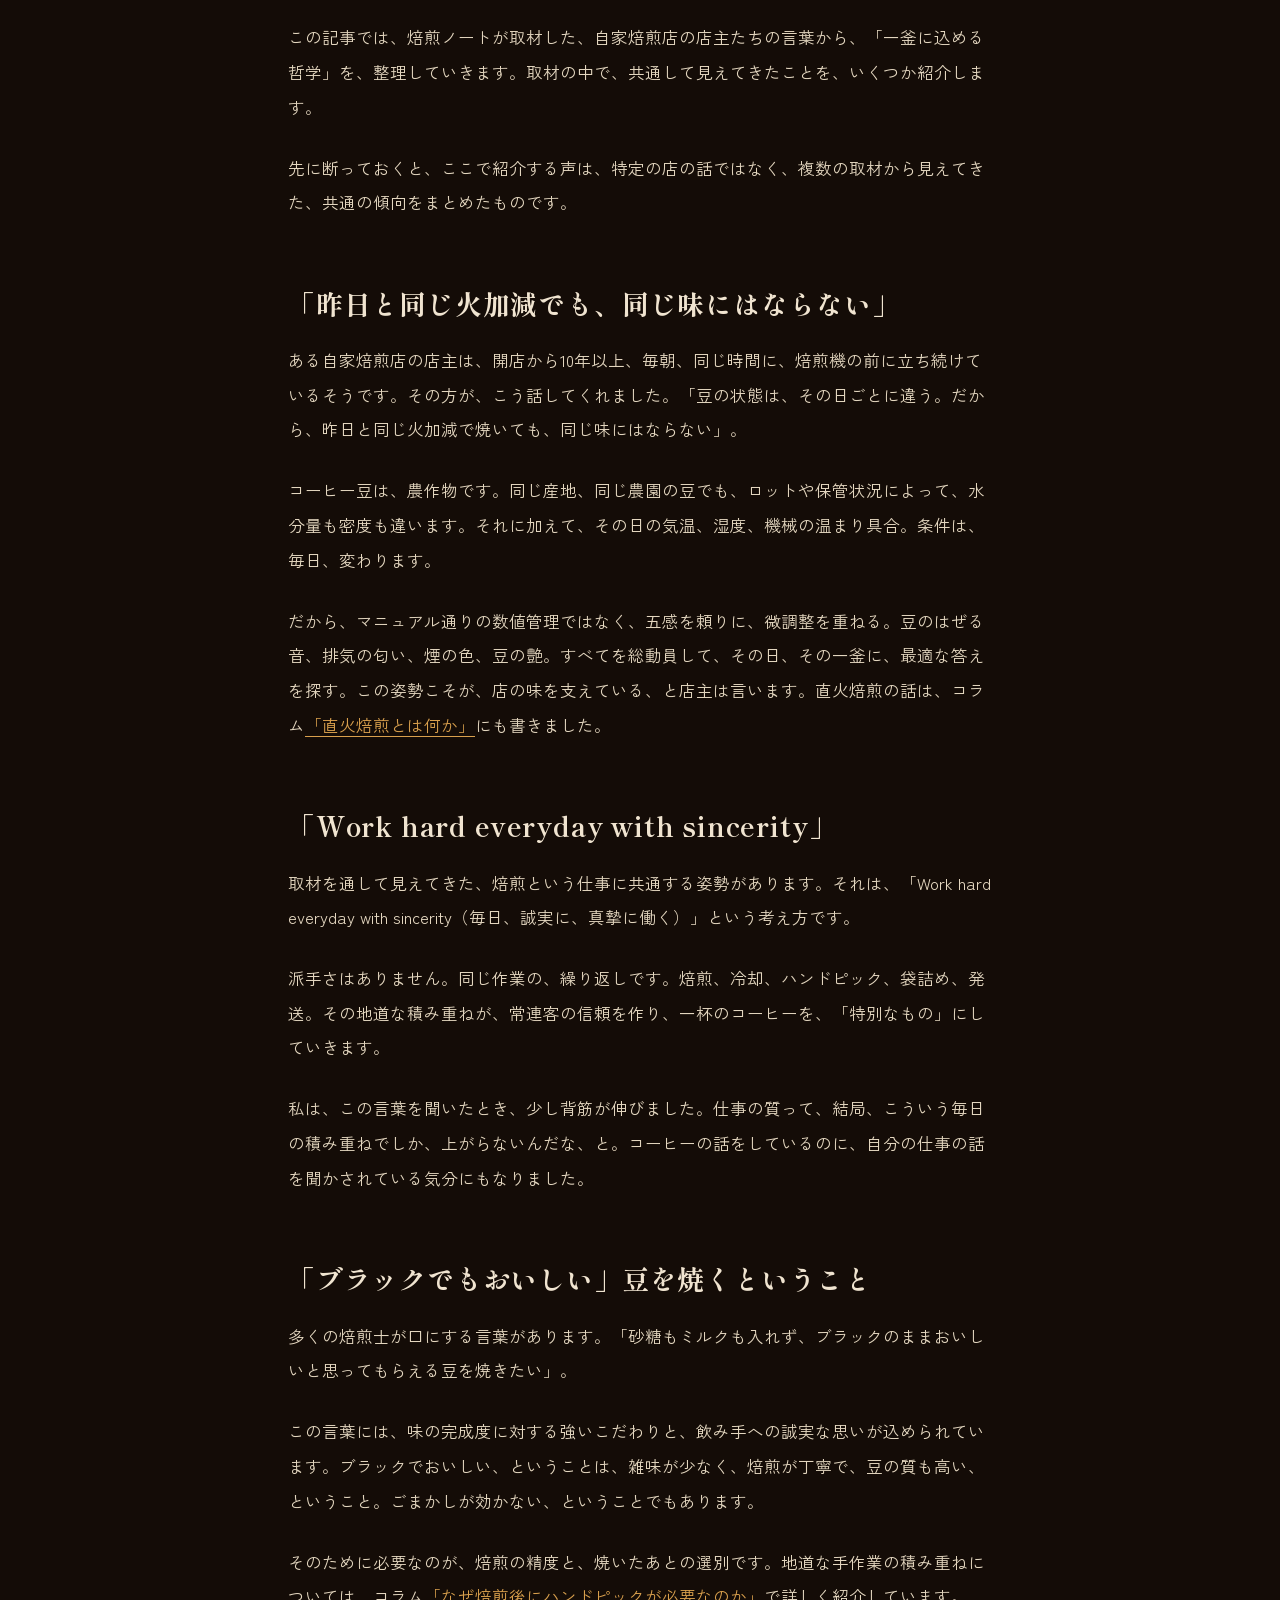
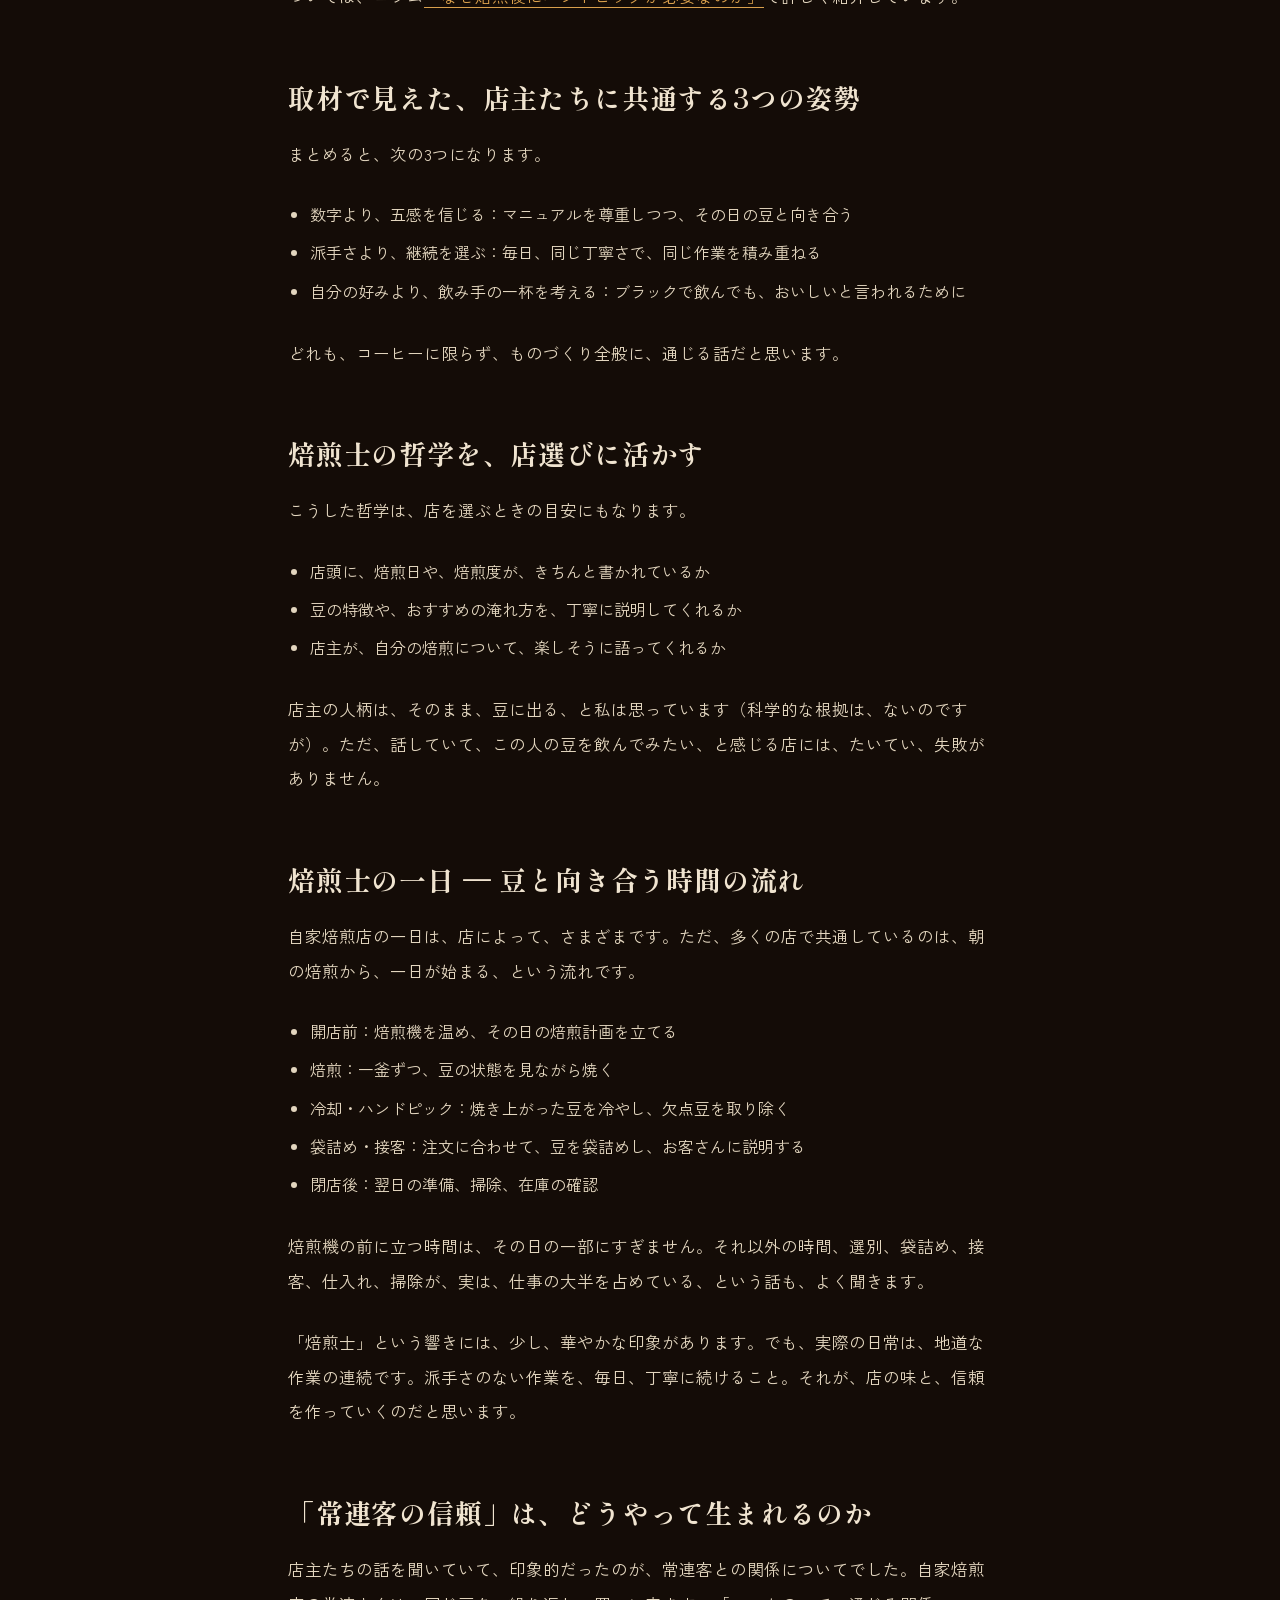
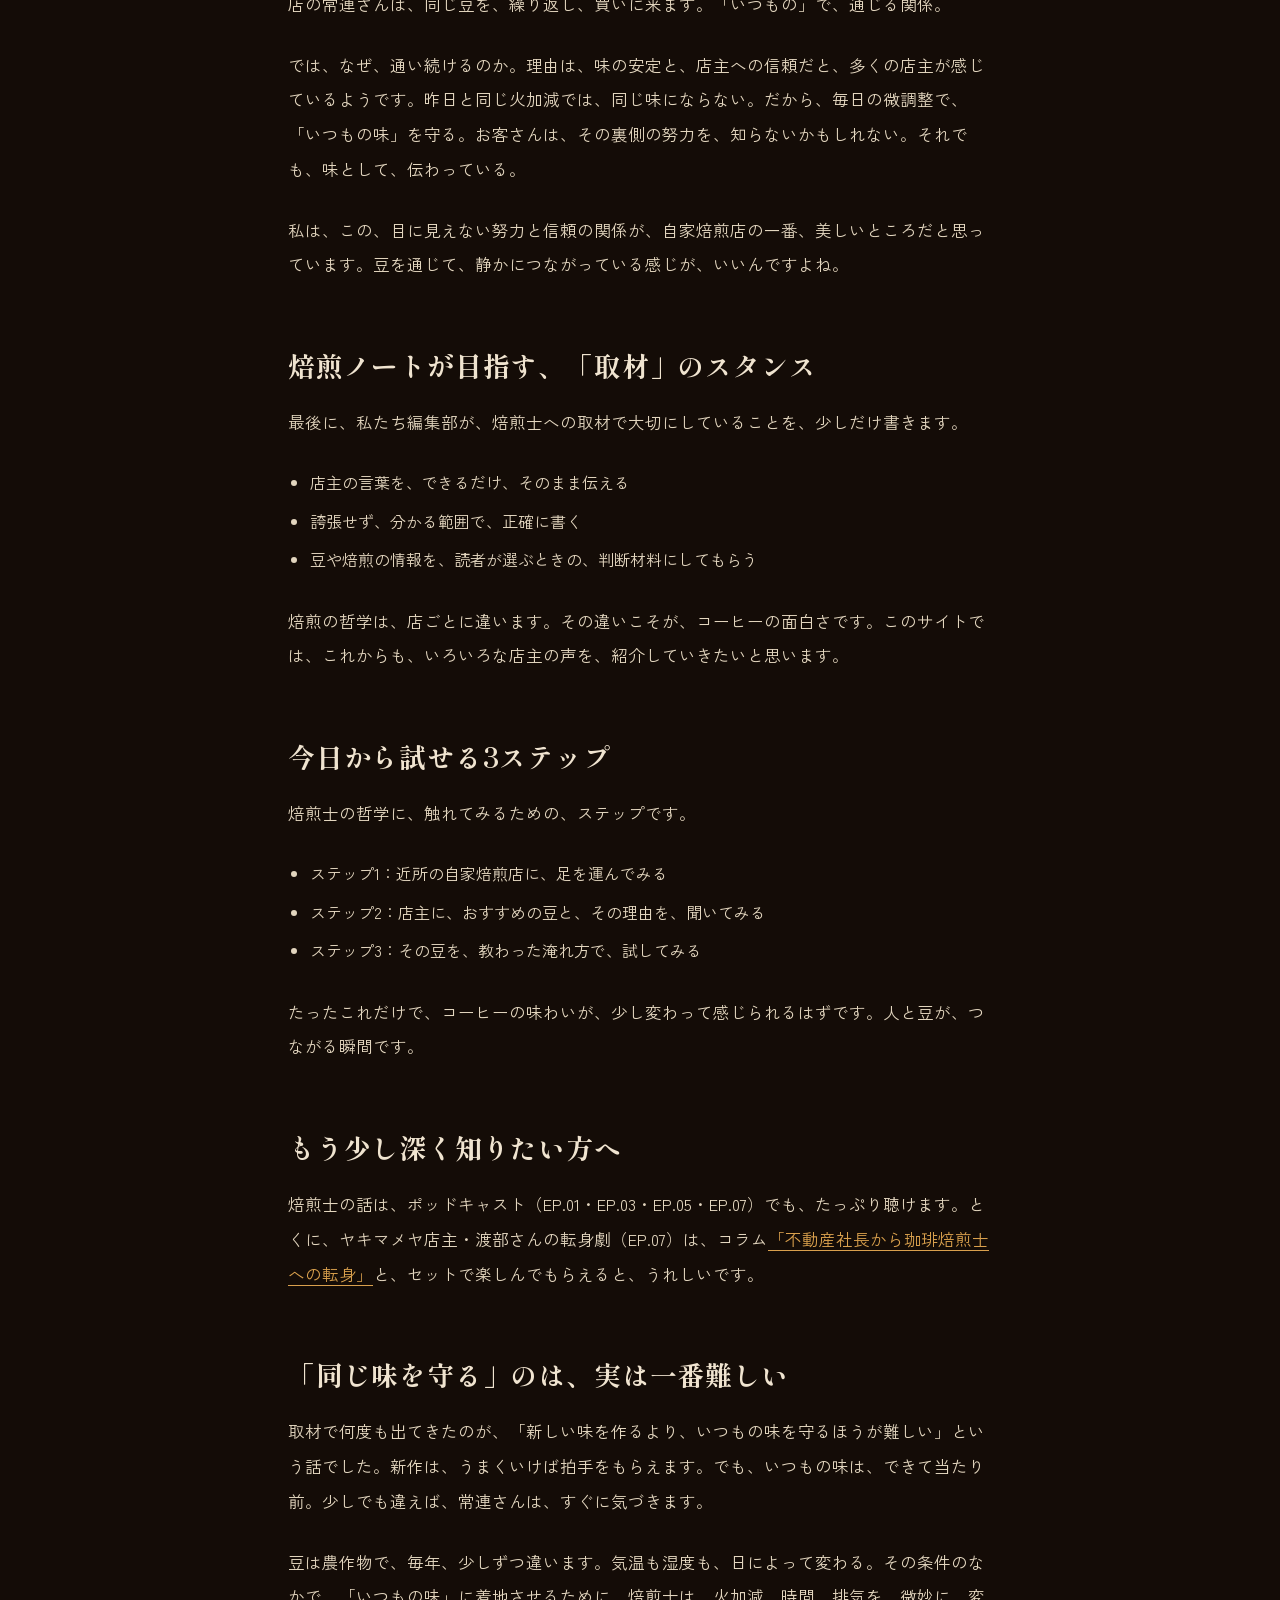
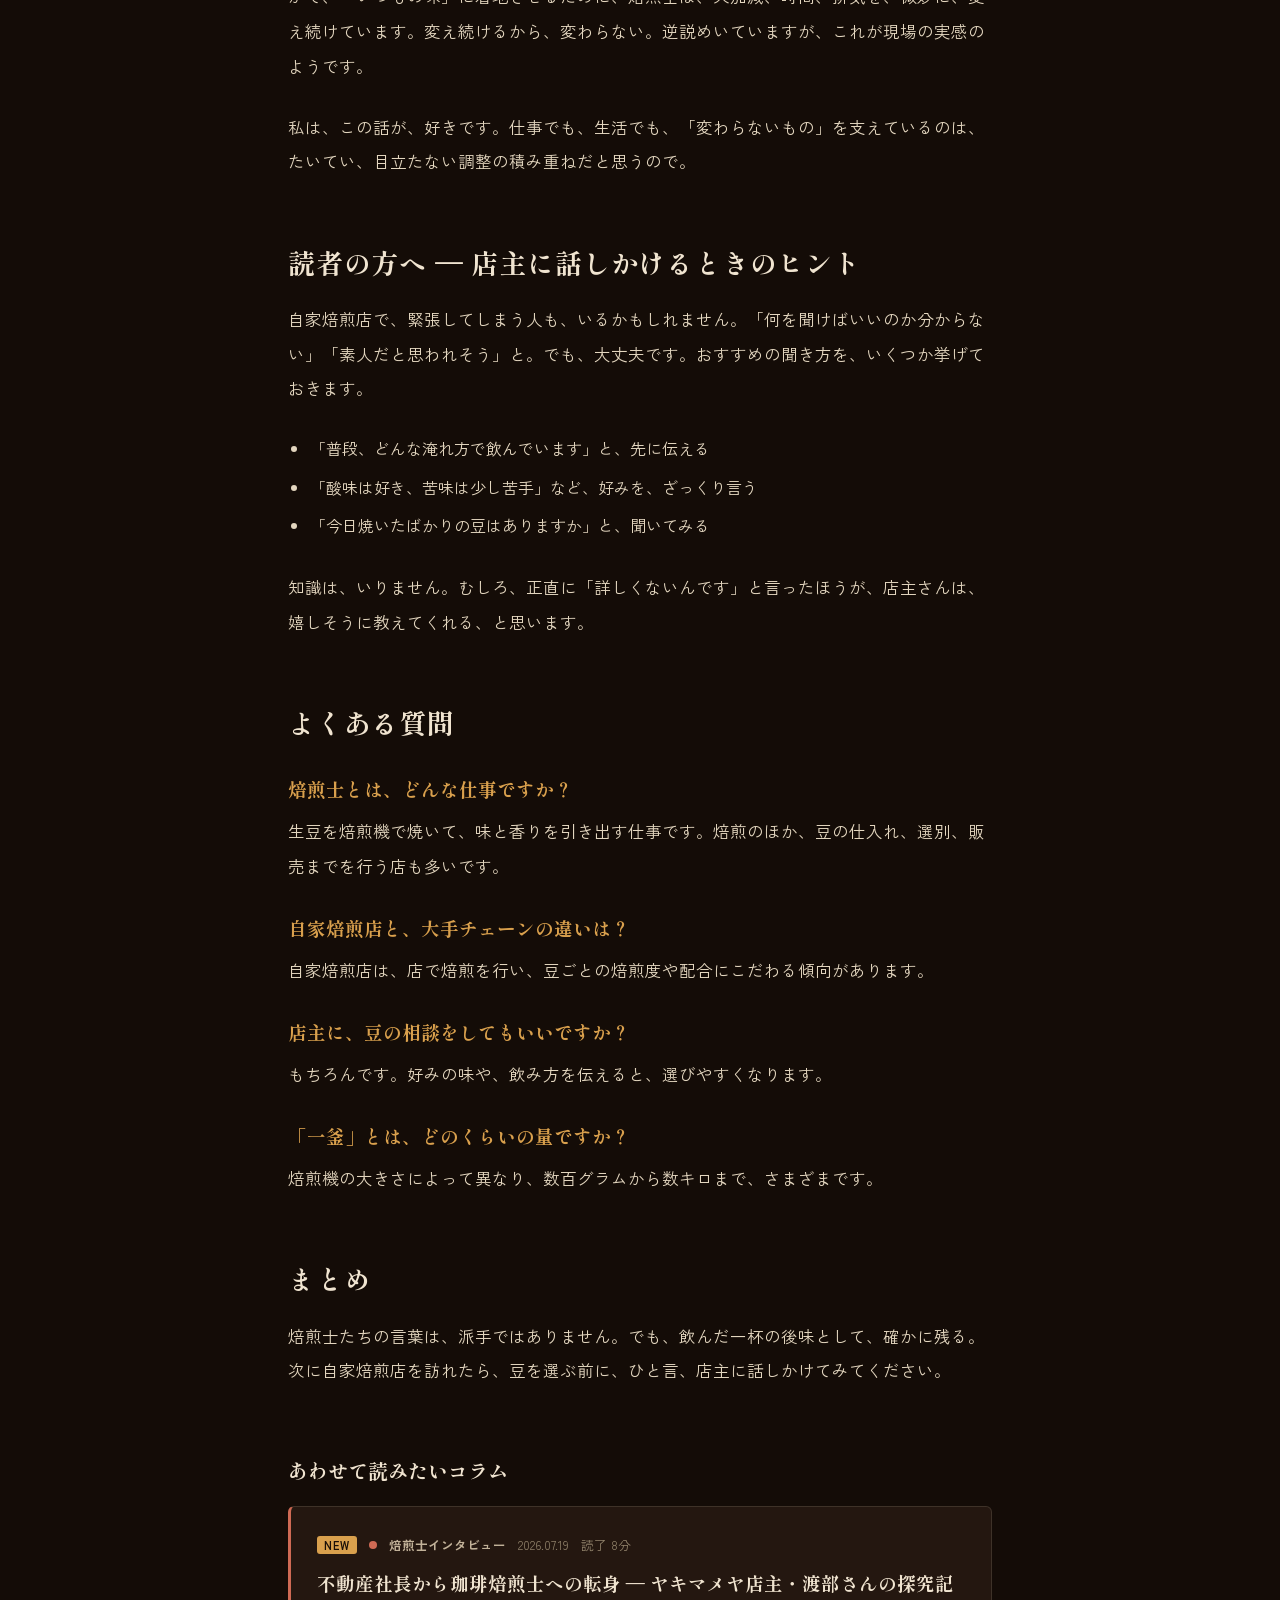
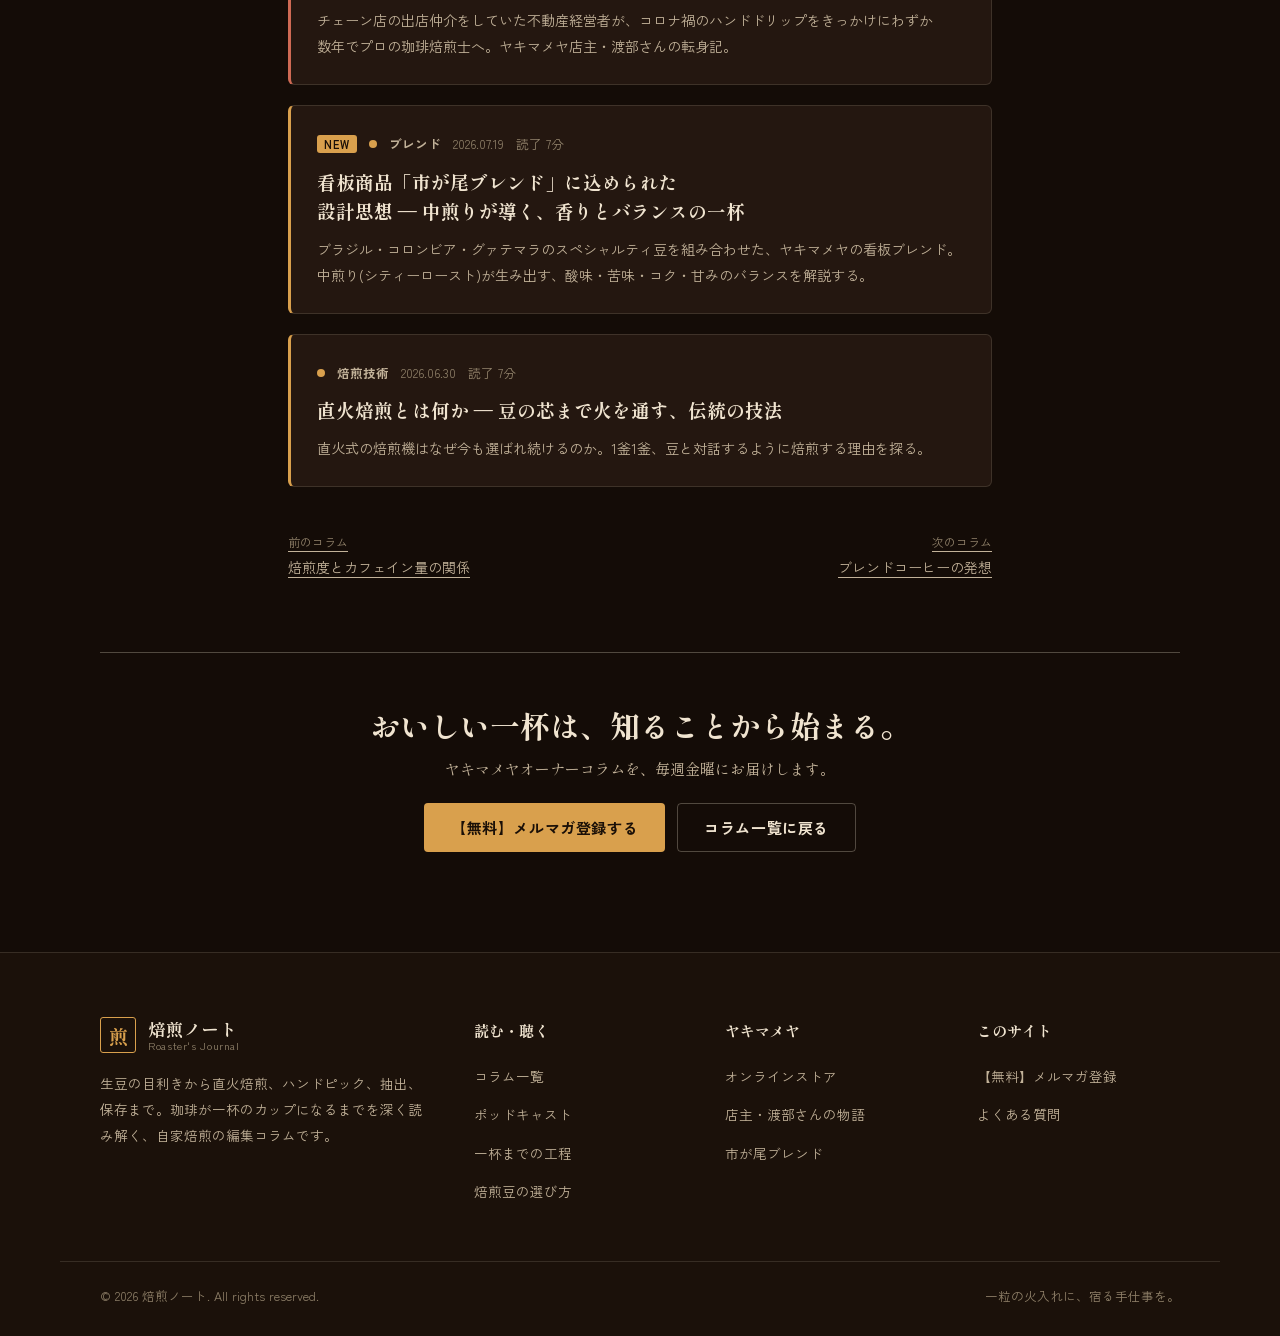
<file: column/roaster-interview/index.html>
<!DOCTYPE html>
<html lang="ja">
<head>
<meta charset="UTF-8">
<meta name="viewport" content="width=device-width, initial-scale=1.0">
<title>自家焙煎店主に聞く、一釜に込める哲学 | 焙煎ノート</title>
<meta name="description" content="自家焙煎コーヒー店の店主への取材をもとに、日々の焙煎作業に込められた哲学と仕事への向き合い方を紹介する。">
<link rel="canonical" href="https://YOUR-DOMAIN.example/column/roaster-interview/">
<meta property="og:type" content="article">
<meta property="og:title" content="自家焙煎店主に聞く、一釜に込める哲学 | 焙煎ノート">
<meta property="og:description" content="自家焙煎コーヒー店の店主への取材をもとに、日々の焙煎作業に込められた哲学と仕事への向き合い方を紹介する。">
<meta property="og:url" content="https://YOUR-DOMAIN.example/column/roaster-interview/">
<meta property="og:site_name" content="焙煎ノート">
<meta name="twitter:card" content="summary">
<meta name="theme-color" content="#140c07">
<link rel="preconnect" href="https://fonts.googleapis.com"><link rel="preconnect" href="https://fonts.gstatic.com" crossorigin><link href="https://fonts.googleapis.com/css2?family=Shippori+Mincho+B1:wght@500;700&family=Zen+Kaku+Gothic+New:wght@400;500;700&display=swap" rel="stylesheet">
<link rel="stylesheet" href="../../assets/base.css">
<link rel="stylesheet" href="../../assets/article.css">
<meta name="keywords" content="自家焙煎店 店主, 焙煎士 哲学, 一釜, コーヒー 焙煎 こだわり, ブラックで飲める コーヒー"><script type="application/ld+json">{"@context": "https://schema.org", "@type": "Article", "headline": "自家焙煎店主に聞く、一釜に込める哲学", "description": "自家焙煎コーヒー店の店主への取材をもとに、日々の焙煎作業に込められた哲学と仕事への向き合い方を紹介する。", "datePublished": "2026-05-05", "dateModified": "2026-05-05", "inLanguage": "ja", "articleSection": "焙煎士インタビュー", "mainEntityOfPage": "https://YOUR-DOMAIN.example/column/roaster-interview/", "publisher": {"@type": "Organization", "name": "焙煎ノート", "logo": {"@type": "ImageObject", "url": "https://YOUR-DOMAIN.example/images/yakimameya-logo.png"}}, "wordCount": 3798, "keywords": "自家焙煎店 店主, 焙煎士 哲学, 一釜, コーヒー 焙煎 こだわり, ブラックで飲める コーヒー"}</script><script type="application/ld+json">{"@context": "https://schema.org", "@type": "FAQPage", "mainEntity": [{"@type": "Question", "name": "焙煎士とは、どんな仕事ですか？", "acceptedAnswer": {"@type": "Answer", "text": "生豆を焙煎機で焼いて、味と香りを引き出す仕事です。焙煎のほか、豆の仕入れ、選別、販売までを行う店も多いです。"}}, {"@type": "Question", "name": "自家焙煎店と、大手チェーンの違いは？", "acceptedAnswer": {"@type": "Answer", "text": "自家焙煎店は、店で焙煎を行い、豆ごとの焙煎度や配合にこだわる傾向があります。"}}, {"@type": "Question", "name": "店主に、豆の相談をしてもいいですか？", "acceptedAnswer": {"@type": "Answer", "text": "もちろんです。好みの味や、飲み方を伝えると、選びやすくなります。"}}, {"@type": "Question", "name": "「一釜」とは、どのくらいの量ですか？", "acceptedAnswer": {"@type": "Answer", "text": "焙煎機の大きさによって異なり、数百グラムから数キロまで、さまざまです。"}}]}</script>
</head>
<body>
<header class="hd" id="top">
  <div class="hd__in">
    <a class="logo" href="../../index.html" aria-label="焙煎ノート トップへ">
      <span class="logo__mark">煎</span>
      <span class="logo__txt"><b>焙煎ノート</b><small>Roaster's Journal</small></span>
    </a>
    <nav class="hd__nav" id="hdNav" aria-label="メインメニュー"><a href="../../index.html#concept">コンセプト</a><a href="../../index.html#journey">一杯までの工程</a><a href="../../index.html#story">店主の物語</a><a href="../../index.html#columns">コラム</a><a href="../../index.html#podcast">ポッドキャスト</a><a href="../../index.html#asmr">焙煎ASMR</a><a href="../../index.html#guide">選び方</a><a href="../../index.html#faq">よくある質問</a></nav>
    <div class="hd__cta">
      <a class="btn btn--ghost btn--sm hd__store" href="https://yakimameya.base.shop/" target="_blank" rel="noopener noreferrer">オンラインストア</a>
      <a class="btn btn--gold btn--sm" href="../../index.html#cta">【無料】メルマガ登録</a>
      <button class="hd__burger" id="hdBurger" aria-expanded="false" aria-controls="hdNav" aria-label="メニューを開く"><span></span><span></span><span></span></button>
    </div>
  </div>
</header>
<main class="pg"><div class="wrap">
  <nav class="crumb" aria-label="パンくず"><a href="../../index.html">ホーム</a> / <a href="../index.html">コラム</a> / 焙煎士インタビュー</nav>
  <article class="art" style="--c:var(--wine)">
    <div class="art__meta"><span class="catdot"></span><span class="cat">焙煎士インタビュー</span><span>2026.05.05</span><span>読了 8分</span></div>
    <h1>自家焙煎店主に聞く、一釜に込める哲学</h1>
    <p class="lead">来る日も来る日も、豆と向き合い続ける自家焙煎店の店主たち。その仕事への向き合い方を取材した。</p>
    
    <div class="art__body"><aside class="callout"><b>この記事の要点</b><p>先に結論。取材した自家焙煎店の店主たちに共通していたのは、マニュアルの数値よりも五感を頼りに微調整を続ける姿勢と、毎日、誠実に、真摯に働く姿勢でした。「砂糖もミルクも入れずに、ブラックでおいしいと思ってもらえる豆を焼きたい」。この言葉に、焙煎という仕事の本質が詰まっています。</p></aside>
<nav class="toc" aria-label="この記事の目次"><b>この記事の目次</b><ol><li><a href="#s1">一釜に込める哲学 ― 自家焙煎店の店主たちの声</a></li><li><a href="#s2">「昨日と同じ火加減でも、同じ味にはならない」</a></li><li><a href="#s3">「Work hard everyday with sincerity」</a></li><li><a href="#s4">「ブラックでもおいしい」豆を焼くということ</a></li><li><a href="#s5">取材で見えた、店主たちに共通する3つの姿勢</a></li><li><a href="#s6">焙煎士の哲学を、店選びに活かす</a></li><li><a href="#s7">焙煎士の一日 ― 豆と向き合う時間の流れ</a></li><li><a href="#s8">「常連客の信頼」は、どうやって生まれるのか</a></li><li><a href="#s9">焙煎ノートが目指す、「取材」のスタンス</a></li><li><a href="#s10">今日から試せる3ステップ</a></li><li><a href="#s11">もう少し深く知りたい方へ</a></li><li><a href="#s12">「同じ味を守る」のは、実は一番難しい</a></li><li><a href="#s13">読者の方へ ― 店主に話しかけるときのヒント</a></li><li><a href="#s14">よくある質問</a></li><li><a href="#s15">まとめ</a></li></ol></nav>
<h2 id="s1">一釜に込める哲学 ― 自家焙煎店の店主たちの声</h2>
<p>コーヒー豆の袋を手に取るとき、その裏側にある「焙煎士」の顔を想像する機会は、あまり多くないかもしれません。でも、来る日も来る日も、豆と向き合い続ける店主たちには、その人ならではの哲学があります。</p>
<p>この記事では、焙煎ノートが取材した、自家焙煎店の店主たちの言葉から、「一釜に込める哲学」を、整理していきます。取材の中で、共通して見えてきたことを、いくつか紹介します。</p>
<p>先に断っておくと、ここで紹介する声は、特定の店の話ではなく、複数の取材から見えてきた、共通の傾向をまとめたものです。</p>
<h2 id="s2">「昨日と同じ火加減でも、同じ味にはならない」</h2>
<p>ある自家焙煎店の店主は、開店から10年以上、毎朝、同じ時間に、焙煎機の前に立ち続けているそうです。その方が、こう話してくれました。「豆の状態は、その日ごとに違う。だから、昨日と同じ火加減で焼いても、同じ味にはならない」。</p>
<p>コーヒー豆は、農作物です。同じ産地、同じ農園の豆でも、ロットや保管状況によって、水分量も密度も違います。それに加えて、その日の気温、湿度、機械の温まり具合。条件は、毎日、変わります。</p>
<p>だから、マニュアル通りの数値管理ではなく、五感を頼りに、微調整を重ねる。豆のはぜる音、排気の匂い、煙の色、豆の艶。すべてを総動員して、その日、その一釜に、最適な答えを探す。この姿勢こそが、店の味を支えている、と店主は言います。直火焙煎の話は、コラム<a href="../../column/direct-fire/index.html">「直火焙煎とは何か」</a>にも書きました。</p>
<h2 id="s3">「Work hard everyday with sincerity」</h2>
<p>取材を通して見えてきた、焙煎という仕事に共通する姿勢があります。それは、「Work hard everyday with sincerity（毎日、誠実に、真摯に働く）」という考え方です。</p>
<p>派手さはありません。同じ作業の、繰り返しです。焙煎、冷却、ハンドピック、袋詰め、発送。その地道な積み重ねが、常連客の信頼を作り、一杯のコーヒーを、「特別なもの」にしていきます。</p>
<p>私は、この言葉を聞いたとき、少し背筋が伸びました。仕事の質って、結局、こういう毎日の積み重ねでしか、上がらないんだな、と。コーヒーの話をしているのに、自分の仕事の話を聞かされている気分にもなりました。</p>
<h2 id="s4">「ブラックでもおいしい」豆を焼くということ</h2>
<p>多くの焙煎士が口にする言葉があります。「砂糖もミルクも入れず、ブラックのままおいしいと思ってもらえる豆を焼きたい」。</p>
<p>この言葉には、味の完成度に対する強いこだわりと、飲み手への誠実な思いが込められています。ブラックでおいしい、ということは、雑味が少なく、焙煎が丁寧で、豆の質も高い、ということ。ごまかしが効かない、ということでもあります。</p>
<p>そのために必要なのが、焙煎の精度と、焼いたあとの選別です。地道な手作業の積み重ねについては、コラム<a href="../../column/handpick/index.html">「なぜ焙煎後にハンドピックが必要なのか」</a>で詳しく紹介しています。</p>
<h2 id="s5">取材で見えた、店主たちに共通する3つの姿勢</h2>
<p>まとめると、次の3つになります。</p>
<ul><li>数字より、五感を信じる：マニュアルを尊重しつつ、その日の豆と向き合う</li><li>派手さより、継続を選ぶ：毎日、同じ丁寧さで、同じ作業を積み重ねる</li><li>自分の好みより、飲み手の一杯を考える：ブラックで飲んでも、おいしいと言われるために</li></ul>
<p>どれも、コーヒーに限らず、ものづくり全般に、通じる話だと思います。</p>
<h2 id="s6">焙煎士の哲学を、店選びに活かす</h2>
<p>こうした哲学は、店を選ぶときの目安にもなります。</p>
<ul><li>店頭に、焙煎日や、焙煎度が、きちんと書かれているか</li><li>豆の特徴や、おすすめの淹れ方を、丁寧に説明してくれるか</li><li>店主が、自分の焙煎について、楽しそうに語ってくれるか</li></ul>
<p>店主の人柄は、そのまま、豆に出る、と私は思っています（科学的な根拠は、ないのですが）。ただ、話していて、この人の豆を飲んでみたい、と感じる店には、たいてい、失敗がありません。</p>
<h2 id="s7">焙煎士の一日 ― 豆と向き合う時間の流れ</h2>
<p>自家焙煎店の一日は、店によって、さまざまです。ただ、多くの店で共通しているのは、朝の焙煎から、一日が始まる、という流れです。</p>
<ul><li>開店前：焙煎機を温め、その日の焙煎計画を立てる</li><li>焙煎：一釜ずつ、豆の状態を見ながら焼く</li><li>冷却・ハンドピック：焼き上がった豆を冷やし、欠点豆を取り除く</li><li>袋詰め・接客：注文に合わせて、豆を袋詰めし、お客さんに説明する</li><li>閉店後：翌日の準備、掃除、在庫の確認</li></ul>
<p>焙煎機の前に立つ時間は、その日の一部にすぎません。それ以外の時間、選別、袋詰め、接客、仕入れ、掃除が、実は、仕事の大半を占めている、という話も、よく聞きます。</p>
<p>「焙煎士」という響きには、少し、華やかな印象があります。でも、実際の日常は、地道な作業の連続です。派手さのない作業を、毎日、丁寧に続けること。それが、店の味と、信頼を作っていくのだと思います。</p>
<h2 id="s8">「常連客の信頼」は、どうやって生まれるのか</h2>
<p>店主たちの話を聞いていて、印象的だったのが、常連客との関係についてでした。自家焙煎店の常連さんは、同じ豆を、繰り返し、買いに来ます。「いつもの」で、通じる関係。</p>
<p>では、なぜ、通い続けるのか。理由は、味の安定と、店主への信頼だと、多くの店主が感じているようです。昨日と同じ火加減では、同じ味にならない。だから、毎日の微調整で、「いつもの味」を守る。お客さんは、その裏側の努力を、知らないかもしれない。それでも、味として、伝わっている。</p>
<p>私は、この、目に見えない努力と信頼の関係が、自家焙煎店の一番、美しいところだと思っています。豆を通じて、静かにつながっている感じが、いいんですよね。</p>
<h2 id="s9">焙煎ノートが目指す、「取材」のスタンス</h2>
<p>最後に、私たち編集部が、焙煎士への取材で大切にしていることを、少しだけ書きます。</p>
<ul><li>店主の言葉を、できるだけ、そのまま伝える</li><li>誇張せず、分かる範囲で、正確に書く</li><li>豆や焙煎の情報を、読者が選ぶときの、判断材料にしてもらう</li></ul>
<p>焙煎の哲学は、店ごとに違います。その違いこそが、コーヒーの面白さです。このサイトでは、これからも、いろいろな店主の声を、紹介していきたいと思います。</p>
<h2 id="s10">今日から試せる3ステップ</h2>
<p>焙煎士の哲学に、触れてみるための、ステップです。</p>
<ul><li>ステップ1：近所の自家焙煎店に、足を運んでみる</li><li>ステップ2：店主に、おすすめの豆と、その理由を、聞いてみる</li><li>ステップ3：その豆を、教わった淹れ方で、試してみる</li></ul>
<p>たったこれだけで、コーヒーの味わいが、少し変わって感じられるはずです。人と豆が、つながる瞬間です。</p>
<h2 id="s11">もう少し深く知りたい方へ</h2>
<p>焙煎士の話は、ポッドキャスト（EP.01・EP.03・EP.05・EP.07）でも、たっぷり聴けます。とくに、ヤキマメヤ店主・渡部さんの転身劇（EP.07）は、コラム<a href="../../column/watanabe-story-blueprints-to-beans/index.html">「不動産社長から珈琲焙煎士への転身」</a>と、セットで楽しんでもらえると、うれしいです。</p>
<h2 id="s12">「同じ味を守る」のは、実は一番難しい</h2>
<p>取材で何度も出てきたのが、「新しい味を作るより、いつもの味を守るほうが難しい」という話でした。新作は、うまくいけば拍手をもらえます。でも、いつもの味は、できて当たり前。少しでも違えば、常連さんは、すぐに気づきます。</p>
<p>豆は農作物で、毎年、少しずつ違います。気温も湿度も、日によって変わる。その条件のなかで、「いつもの味」に着地させるために、焙煎士は、火加減、時間、排気を、微妙に、変え続けています。変え続けるから、変わらない。逆説めいていますが、これが現場の実感のようです。</p>
<p>私は、この話が、好きです。仕事でも、生活でも、「変わらないもの」を支えているのは、たいてい、目立たない調整の積み重ねだと思うので。</p>
<h2 id="s13">読者の方へ ― 店主に話しかけるときのヒント</h2>
<p>自家焙煎店で、緊張してしまう人も、いるかもしれません。「何を聞けばいいのか分からない」「素人だと思われそう」と。でも、大丈夫です。おすすめの聞き方を、いくつか挙げておきます。</p>
<ul><li>「普段、どんな淹れ方で飲んでいます」と、先に伝える</li><li>「酸味は好き、苦味は少し苦手」など、好みを、ざっくり言う</li><li>「今日焼いたばかりの豆はありますか」と、聞いてみる</li></ul>
<p>知識は、いりません。むしろ、正直に「詳しくないんです」と言ったほうが、店主さんは、嬉しそうに教えてくれる、と思います。</p>
<h2 id="s14">よくある質問</h2>
<h3>焙煎士とは、どんな仕事ですか？</h3>
<p>生豆を焙煎機で焼いて、味と香りを引き出す仕事です。焙煎のほか、豆の仕入れ、選別、販売までを行う店も多いです。</p>
<h3>自家焙煎店と、大手チェーンの違いは？</h3>
<p>自家焙煎店は、店で焙煎を行い、豆ごとの焙煎度や配合にこだわる傾向があります。</p>
<h3>店主に、豆の相談をしてもいいですか？</h3>
<p>もちろんです。好みの味や、飲み方を伝えると、選びやすくなります。</p>
<h3>「一釜」とは、どのくらいの量ですか？</h3>
<p>焙煎機の大きさによって異なり、数百グラムから数キロまで、さまざまです。</p>
<h2 id="s15">まとめ</h2>
<p>焙煎士たちの言葉は、派手ではありません。でも、飲んだ一杯の後味として、確かに残る。次に自家焙煎店を訪れたら、豆を選ぶ前に、ひと言、店主に話しかけてみてください。</p></div>
  </article>
  <section class="rel"><h2>あわせて読みたいコラム</h2><div class="cgrid"><a class="ccard" style="--c:var(--wine)" data-cat="焙煎士インタビュー" href="../../column/watanabe-story-blueprints-to-beans/index.html">
  <span class="ccard__body">
    <span class="ccard__meta"><span class="new">NEW</span><span class="catdot"></span><span class="ccard__cat">焙煎士インタビュー</span><span>2026.07.19</span><span>読了 8分</span></span>
    <h3 class="ccard__title">不動産社長から珈琲焙煎士への転身 ― ヤキマメヤ店主・渡部さんの探究記</h3>
    <p class="ccard__ex">チェーン店の出店仲介をしていた不動産経営者が、コロナ禍のハンドドリップをきっかけにわずか数年でプロの珈琲焙煎士へ。ヤキマメヤ店主・渡部さんの転身記。</p>
  </span>
</a><a class="ccard" style="--c:var(--gold)" data-cat="ブレンド" href="../../column/ichigao-blend-signature/index.html">
  <span class="ccard__body">
    <span class="ccard__meta"><span class="new">NEW</span><span class="catdot"></span><span class="ccard__cat">ブレンド</span><span>2026.07.19</span><span>読了 7分</span></span>
    <h3 class="ccard__title">看板商品「市が尾ブレンド」に込められた設計思想 ― 中煎りが導く、香りとバランスの一杯</h3>
    <p class="ccard__ex">ブラジル・コロンビア・グァテマラのスペシャルティ豆を組み合わせた、ヤキマメヤの看板ブレンド。中煎り(シティーロースト)が生み出す、酸味・苦味・コク・甘みのバランスを解説する。</p>
  </span>
</a><a class="ccard" style="--c:var(--gold)" data-cat="焙煎技術" href="../../column/direct-fire/index.html">
  <span class="ccard__body">
    <span class="ccard__meta"><span class="catdot"></span><span class="ccard__cat">焙煎技術</span><span>2026.06.30</span><span>読了 7分</span></span>
    <h3 class="ccard__title">直火焙煎とは何か ― 豆の芯まで火を通す、伝統の技法</h3>
    <p class="ccard__ex">直火式の焙煎機はなぜ今も選ばれ続けるのか。1釜1釜、豆と対話するように焙煎する理由を探る。</p>
  </span>
</a></div></section>
  <div class="pn"><a href="../caffeine-roast/index.html"><small>前のコラム</small>焙煎度とカフェイン量の関係</a><a href="../blend-making/index.html" style="text-align:right"><small>次のコラム</small>ブレンドコーヒーの発想</a></div>
  <div class="cta-band">
    <h2>おいしい一杯は、知ることから始まる。<br><small style="display:block;margin-top:8px;font-size:15px;font-weight:400;color:var(--ink2)">ヤキマメヤオーナーコラムを、毎週金曜にお届けします。</small></h2>
    <a class="btn btn--gold" href="../../index.html#cta">【無料】メルマガ登録する</a>
    <a class="btn btn--ghost" href="../index.html">コラム一覧に戻る</a>
  </div>
</div></main>
<footer class="ft">
  <div class="wrap ft__grid">
    <div>
      <a class="logo" href="../../index.html#top"><span class="logo__mark">煎</span><span class="logo__txt"><b>焙煎ノート</b><small>Roaster's Journal</small></span></a>
      <p class="ft__desc">生豆の目利きから直火焙煎、ハンドピック、抽出、保存まで。珈琲が一杯のカップになるまでを深く読み解く、自家焙煎の編集コラムです。</p>
    </div>
    <div>
      <h4>読む・聴く</h4>
      <ul>
        <li><a href="../../column/index.html">コラム一覧</a></li>
        <li><a href="../../index.html#podcast">ポッドキャスト</a></li>
        <li><a href="../../index.html#journey">一杯までの工程</a></li>
        <li><a href="../../index.html#guide">焙煎豆の選び方</a></li>
      </ul>
    </div>
    <div>
      <h4>ヤキマメヤ</h4>
      <ul>
        <li><a href="https://yakimameya.base.shop/" target="_blank" rel="noopener noreferrer">オンラインストア</a></li>
        <li><a href="../../index.html#story">店主・渡部さんの物語</a></li>
        <li><a href="../../index.html#shop">市が尾ブレンド</a></li>
      </ul>
    </div>
    <div>
      <h4>このサイト</h4>
      <ul>
        <li><a href="../../index.html#cta">【無料】メルマガ登録</a></li>
        <li><a href="../../index.html#faq">よくある質問</a></li>
      </ul>
    </div>
  </div>
  <div class="wrap ft__bottom"><span>© 2026 焙煎ノート. All rights reserved.</span><span>一粒の火入れに、宿る手仕事を。</span></div>
</footer>
<script>(function(){var b=document.getElementById('hdBurger'),n=document.getElementById('hdNav');if(!b||!n)return;
function set(o){n.classList.toggle('open',o);b.setAttribute('aria-expanded',o);b.setAttribute('aria-label',o?'メニューを閉じる':'メニューを開く')}
b.addEventListener('click',function(){set(!n.classList.contains('open'))});
n.addEventListener('click',function(ev){if(ev.target.tagName==='A')set(false)});
document.addEventListener('keydown',function(ev){if(ev.key==='Escape')set(false)})})();</script>
</body>
</html>
</file>
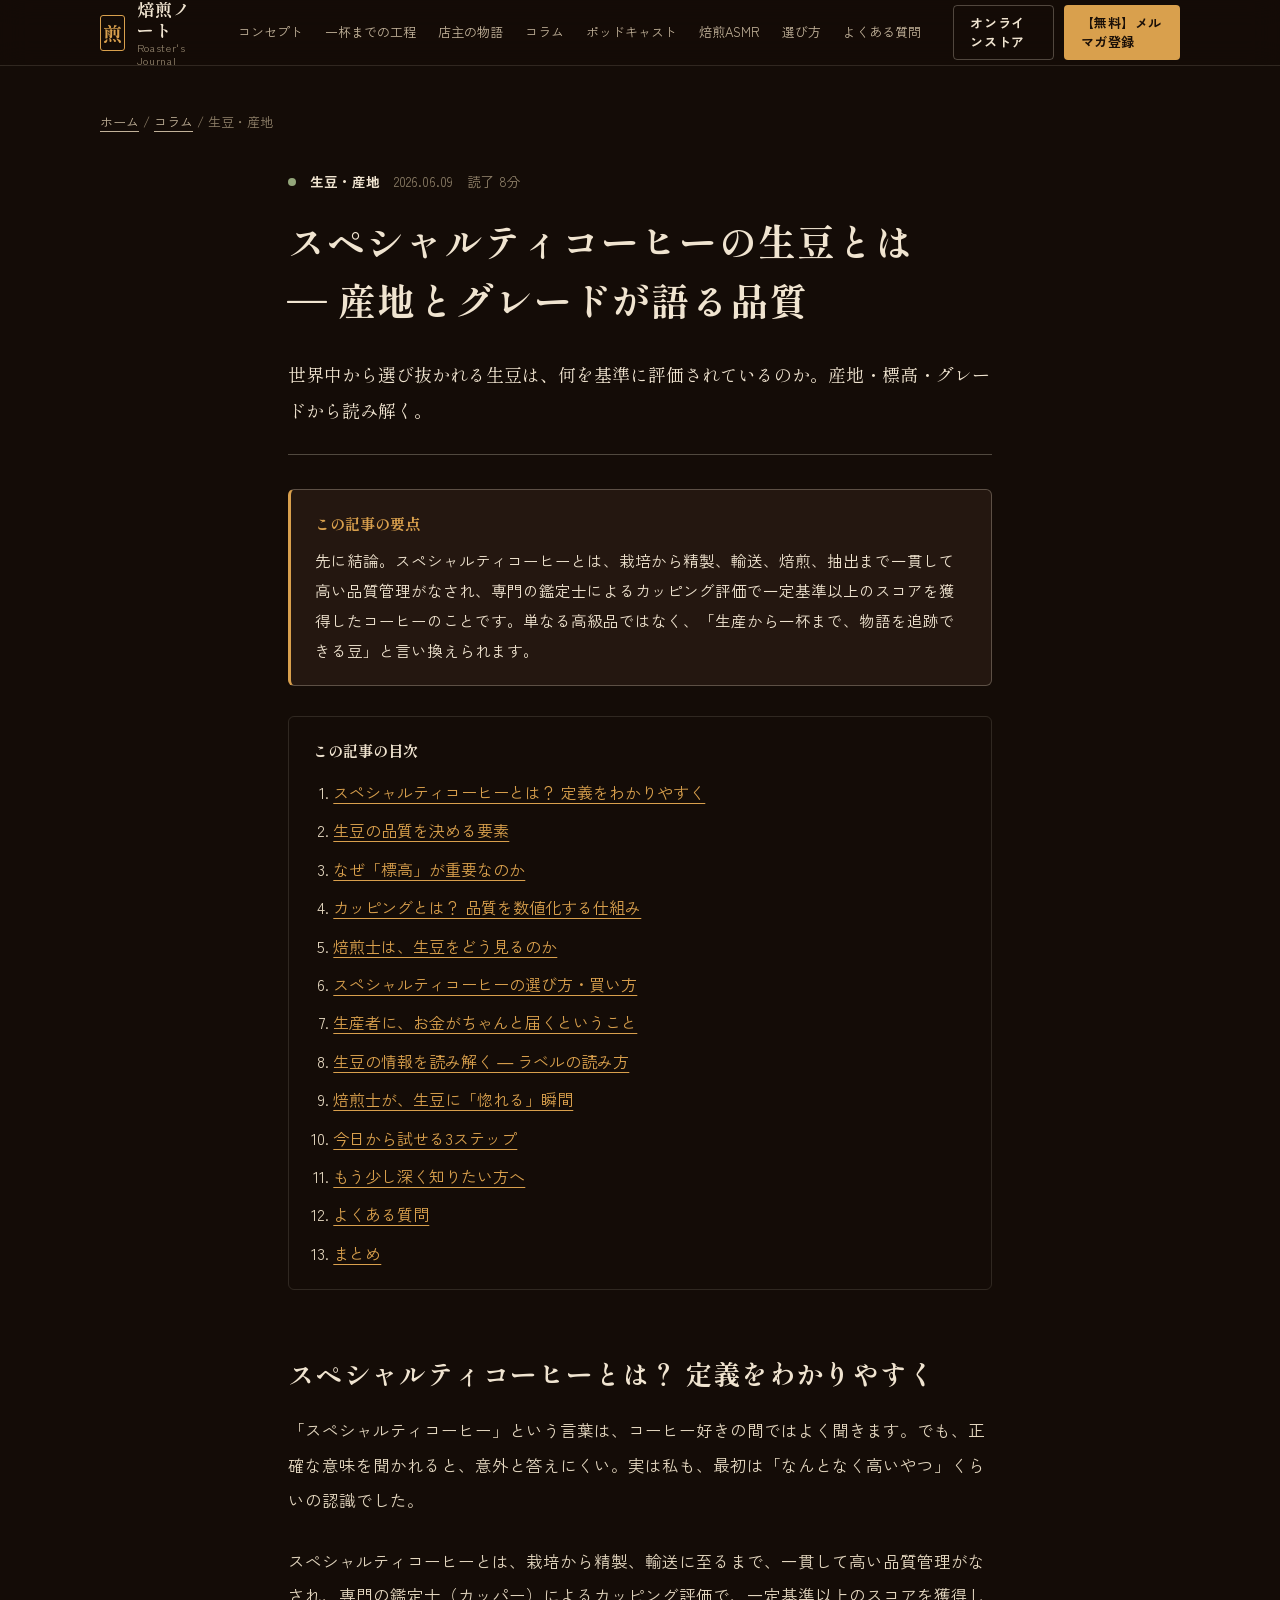
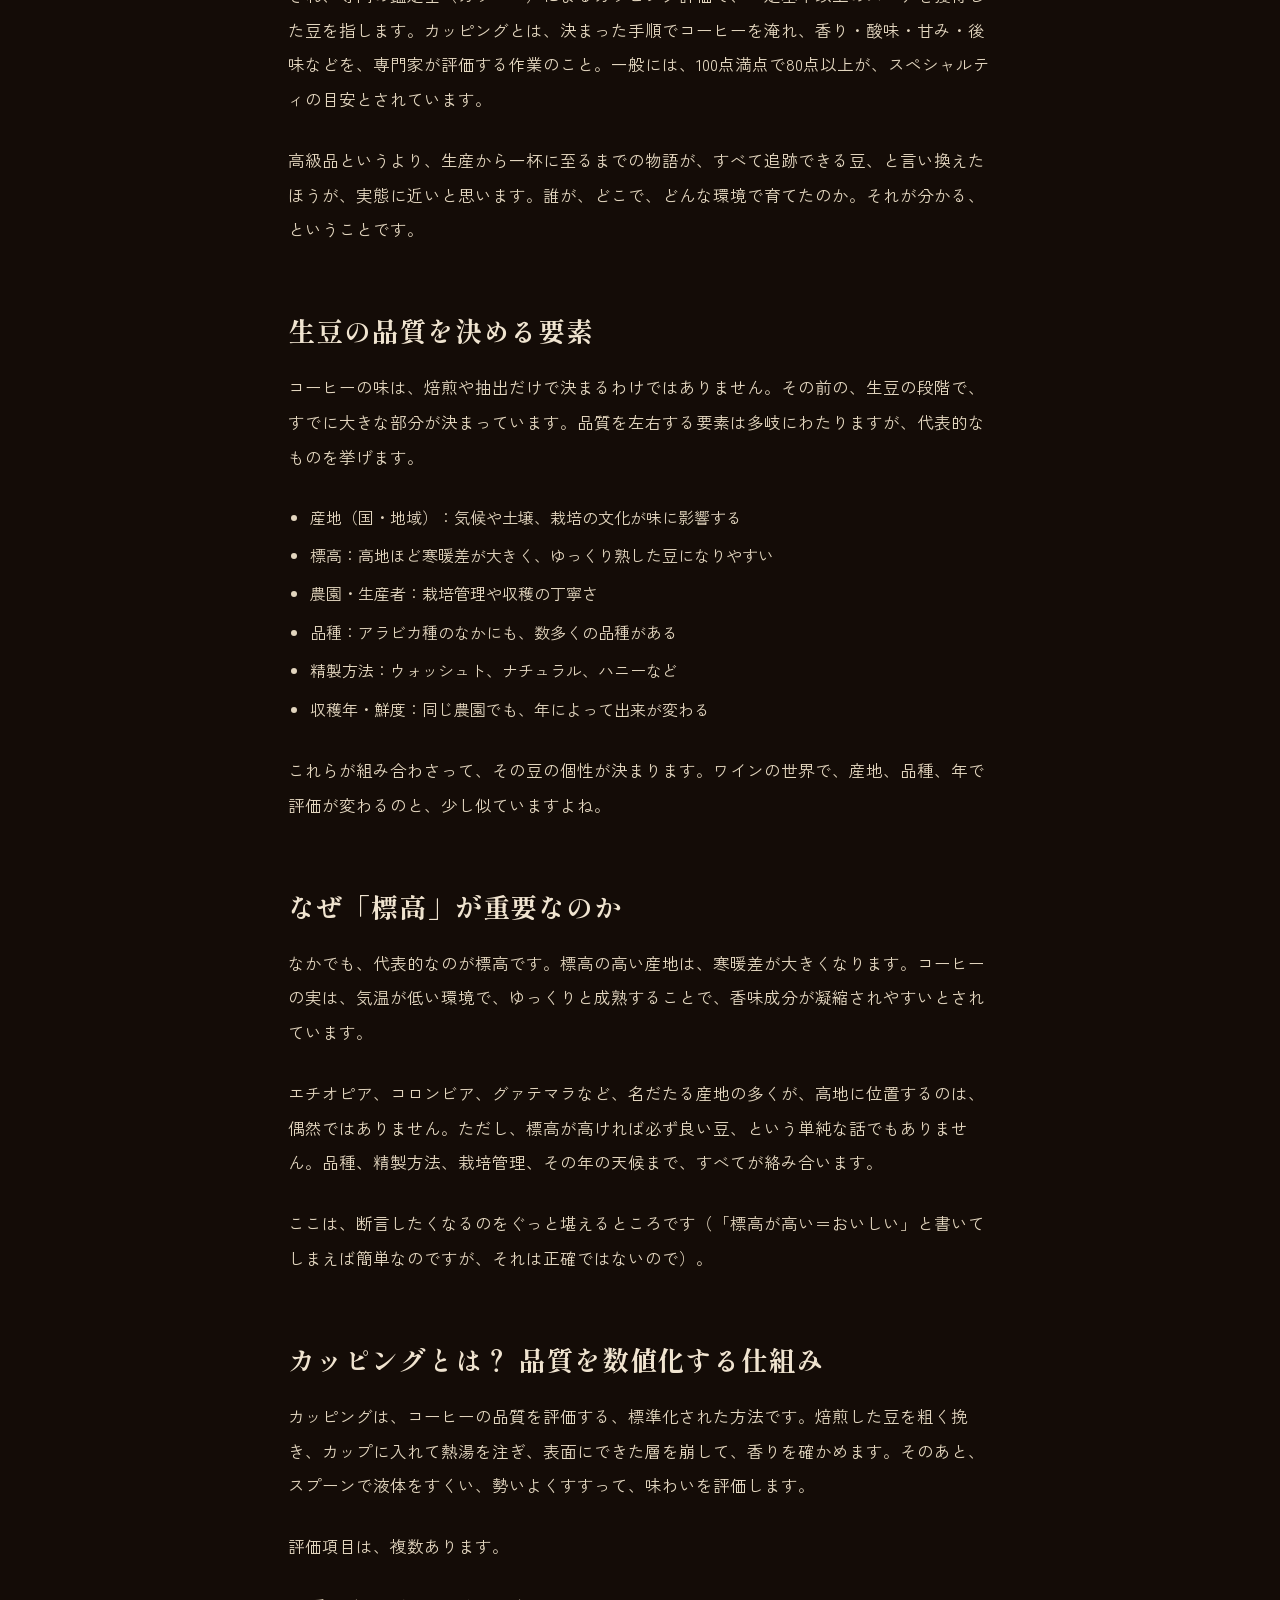
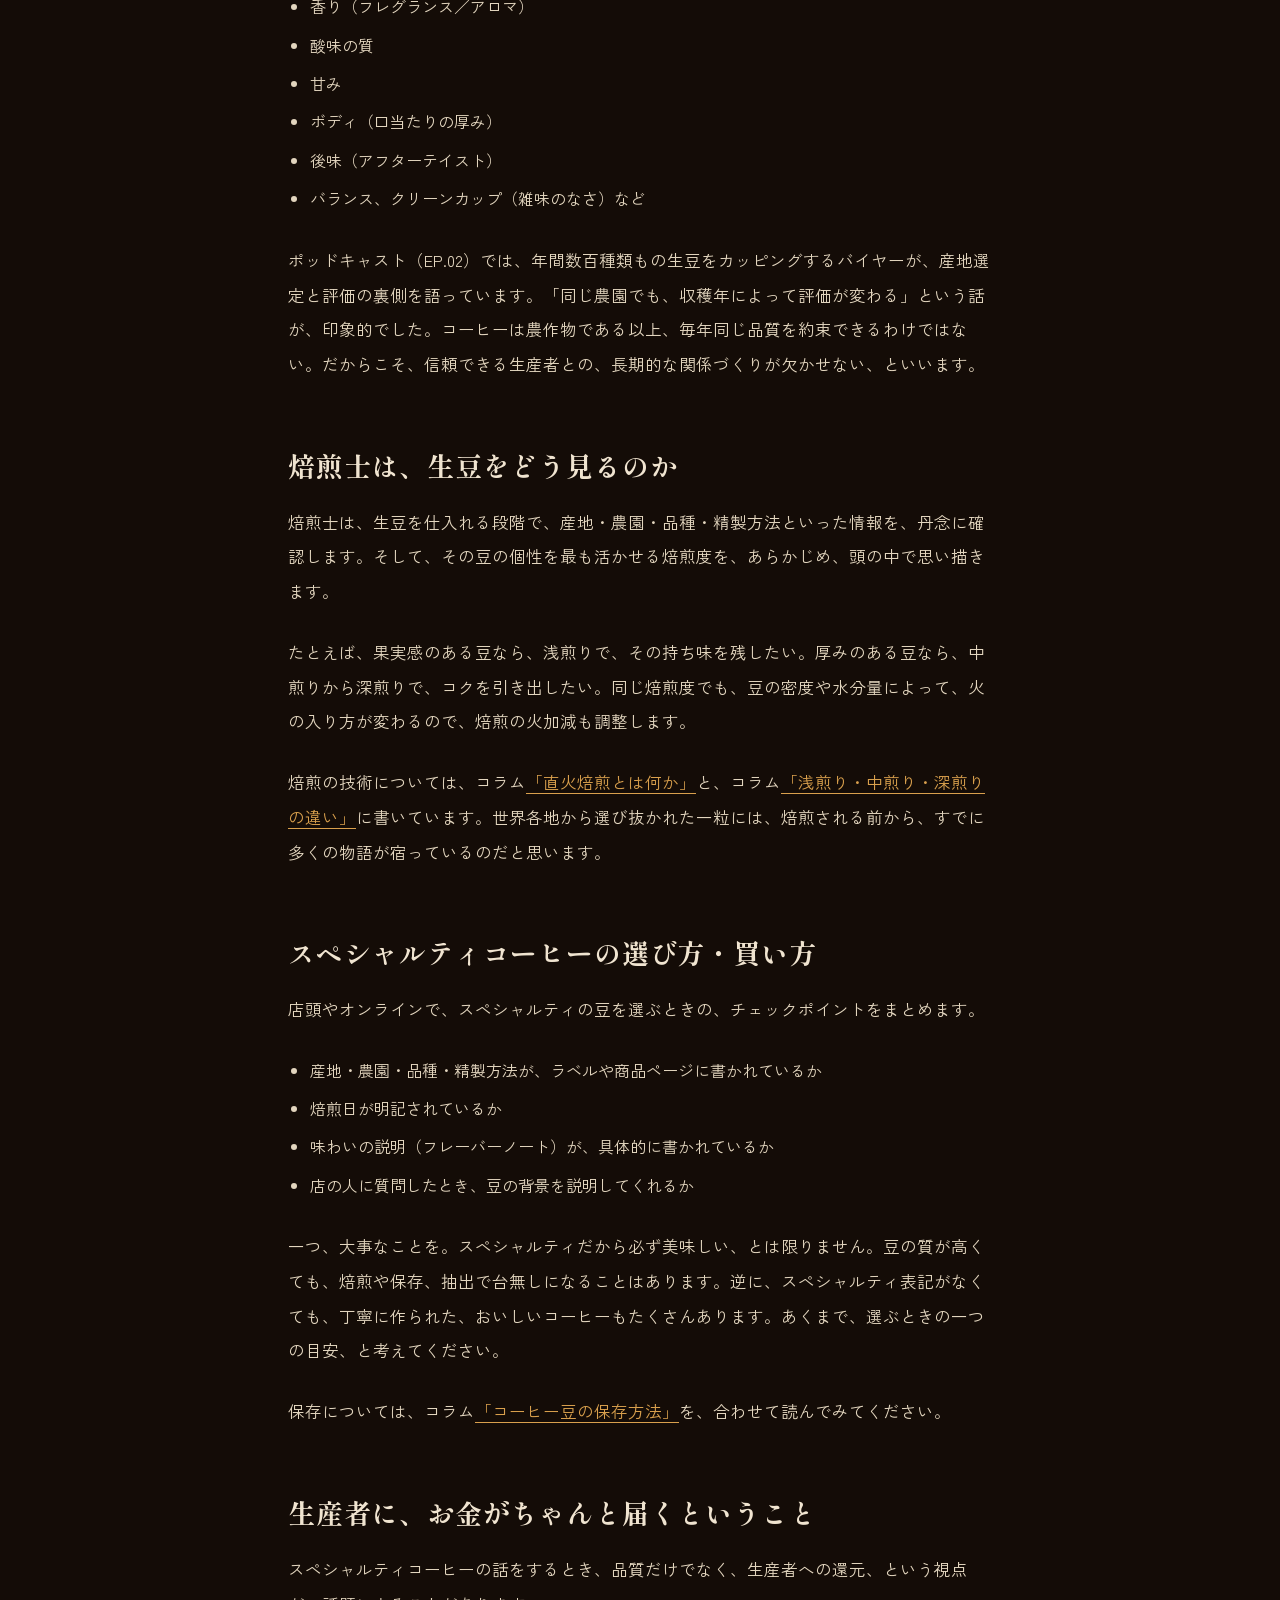
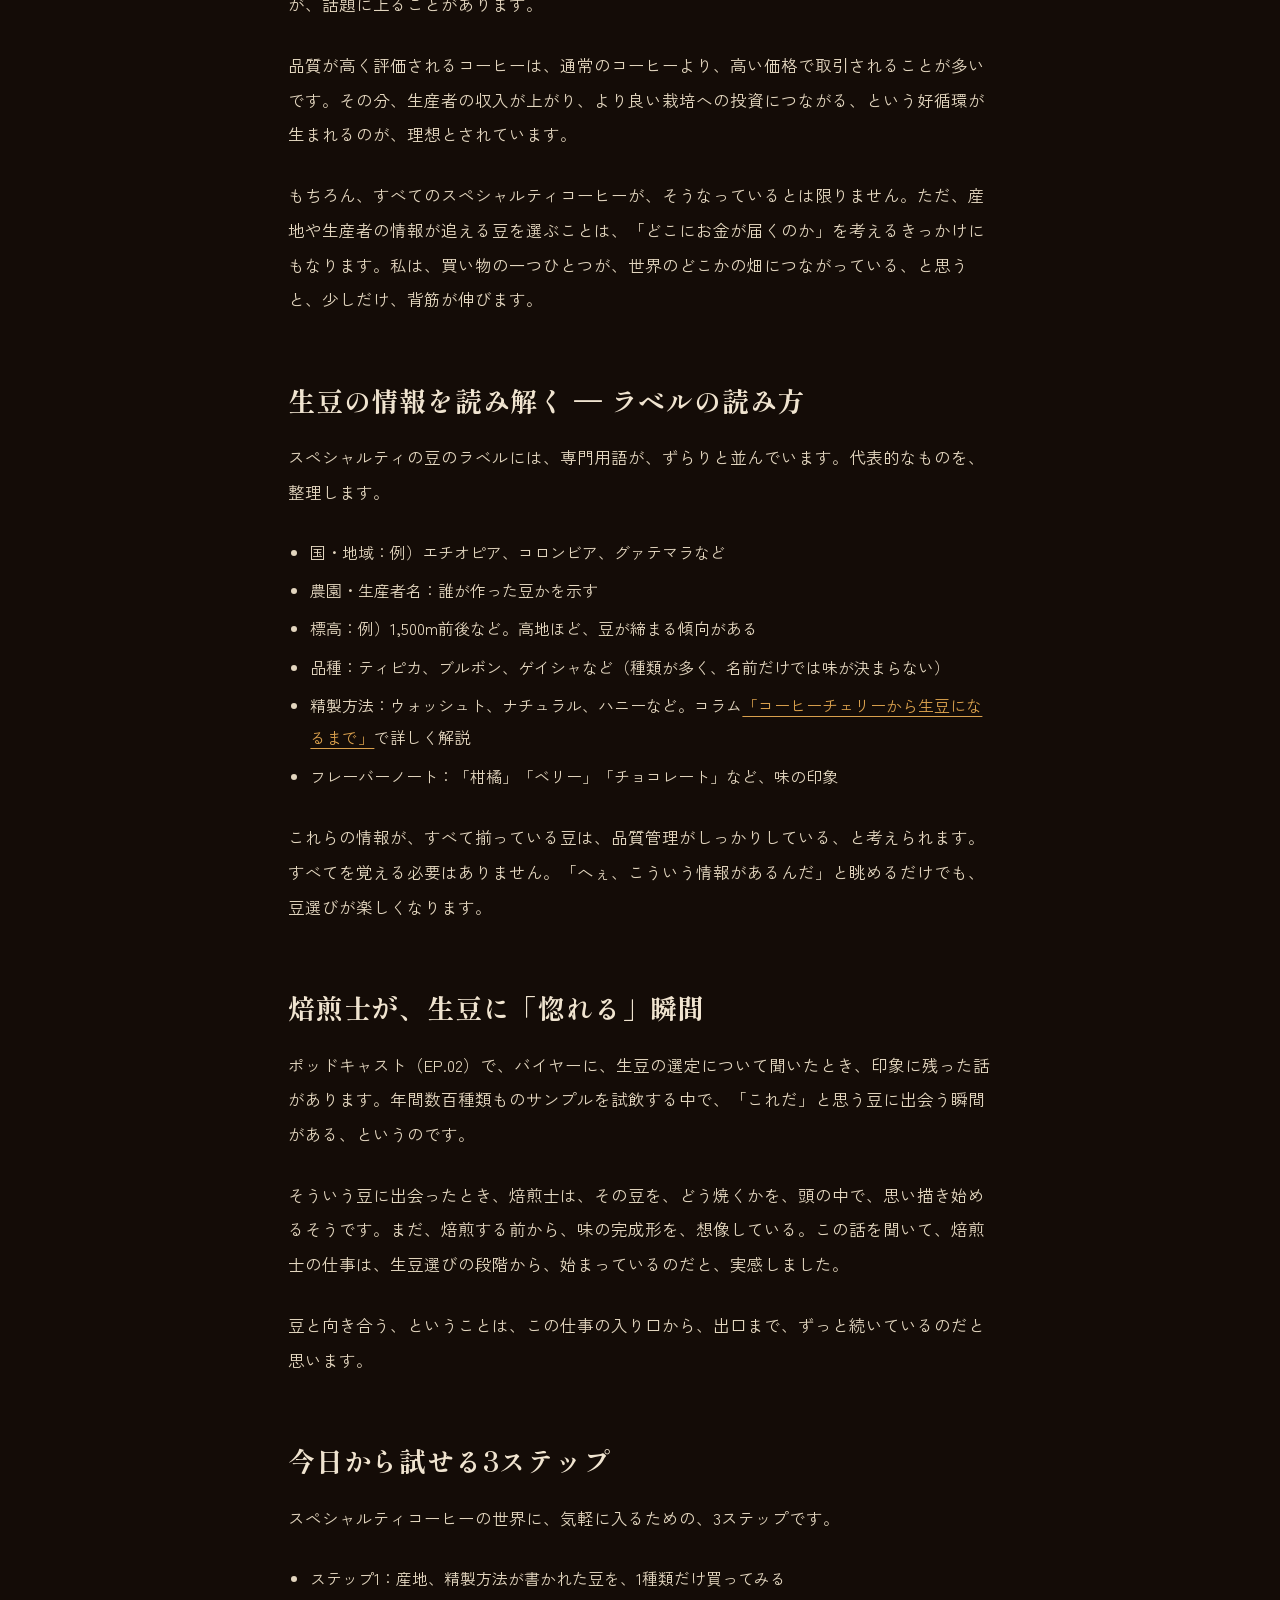
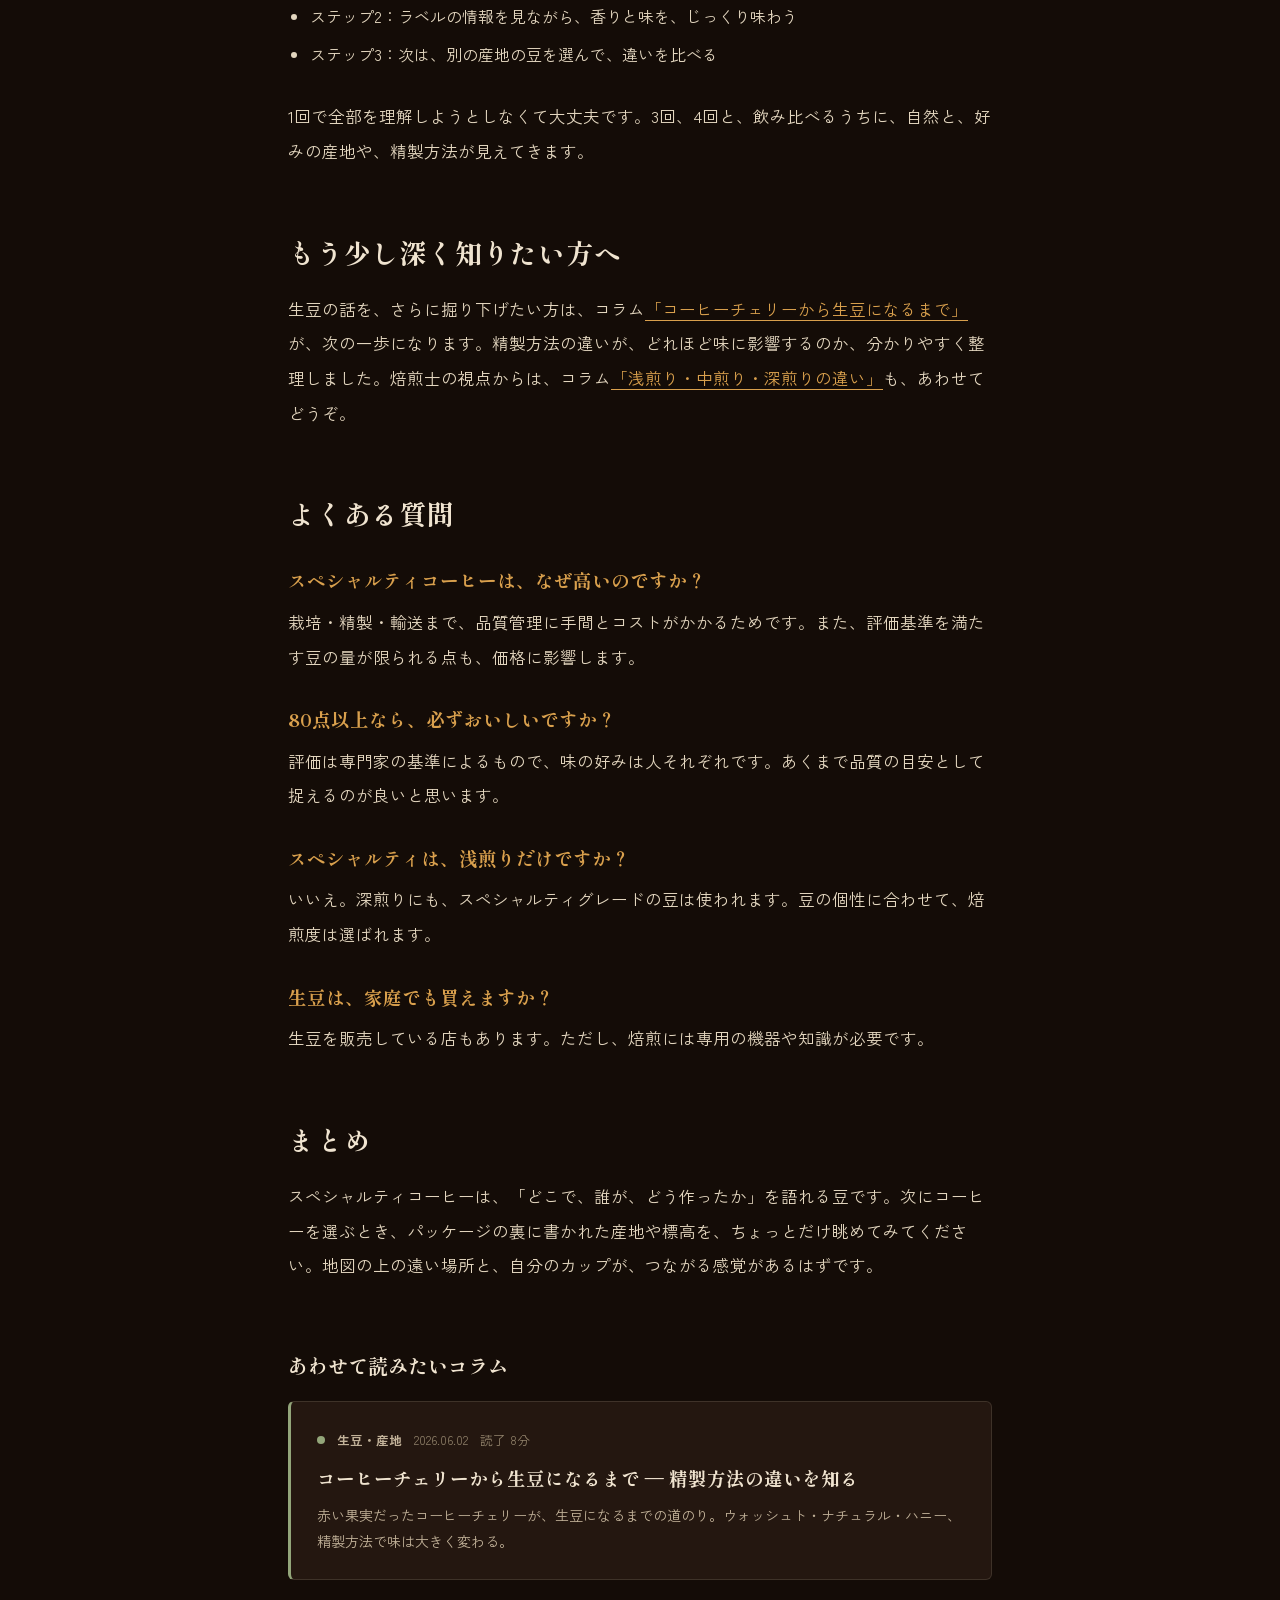
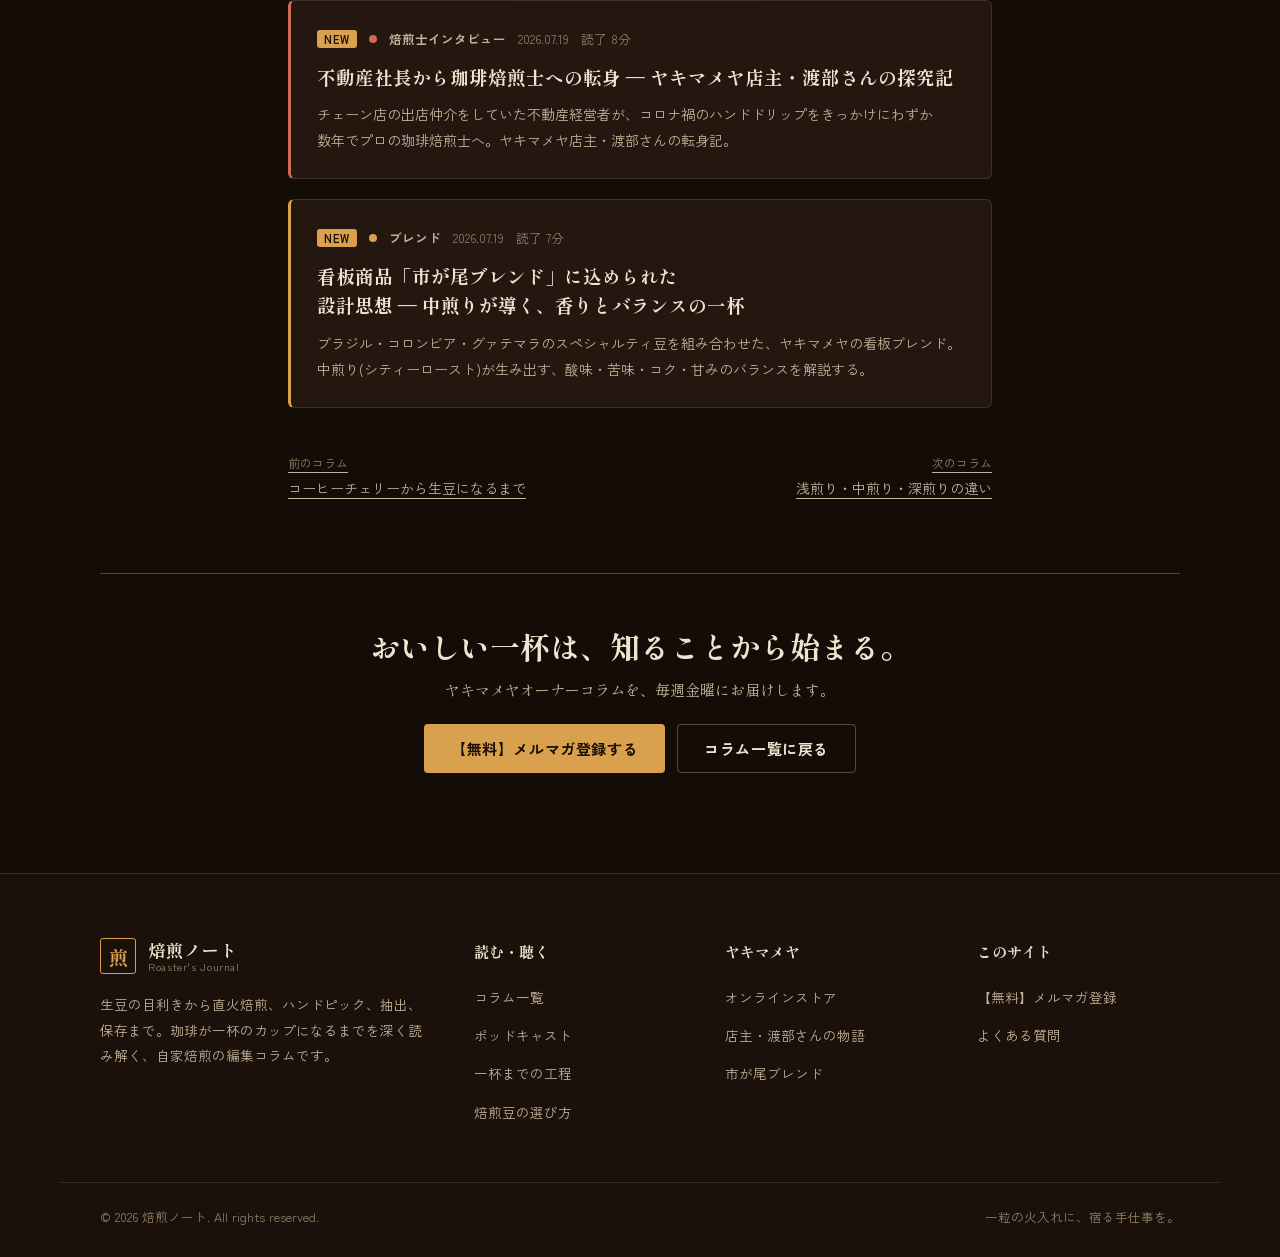
<file: column/specialty-beans/index.html>
<!DOCTYPE html>
<html lang="ja">
<head>
<meta charset="UTF-8">
<meta name="viewport" content="width=device-width, initial-scale=1.0">
<title>スペシャルティコーヒーの生豆とは ― 産地とグレードが語る品質 | 焙煎ノート</title>
<meta name="description" content="スペシャルティコーヒーの定義と、生豆の産地・標高・精製方法がもたらす品質の違いをわかりやすく解説する。">
<link rel="canonical" href="https://YOUR-DOMAIN.example/column/specialty-beans/">
<meta property="og:type" content="article">
<meta property="og:title" content="スペシャルティコーヒーの生豆とは ― 産地とグレードが語る品質 | 焙煎ノート">
<meta property="og:description" content="スペシャルティコーヒーの定義と、生豆の産地・標高・精製方法がもたらす品質の違いをわかりやすく解説する。">
<meta property="og:url" content="https://YOUR-DOMAIN.example/column/specialty-beans/">
<meta property="og:site_name" content="焙煎ノート">
<meta name="twitter:card" content="summary">
<meta name="theme-color" content="#140c07">
<link rel="preconnect" href="https://fonts.googleapis.com"><link rel="preconnect" href="https://fonts.gstatic.com" crossorigin><link href="https://fonts.googleapis.com/css2?family=Shippori+Mincho+B1:wght@500;700&family=Zen+Kaku+Gothic+New:wght@400;500;700&display=swap" rel="stylesheet">
<link rel="stylesheet" href="../../assets/base.css">
<link rel="stylesheet" href="../../assets/article.css">
<meta name="keywords" content="スペシャルティコーヒー とは, 生豆, コーヒー 産地, コーヒー 標高, カッピング, コーヒー 品質"><script type="application/ld+json">{"@context": "https://schema.org", "@type": "Article", "headline": "スペシャルティコーヒーの生豆とは ― 産地とグレードが語る品質", "description": "スペシャルティコーヒーの定義と、生豆の産地・標高・精製方法がもたらす品質の違いをわかりやすく解説する。", "datePublished": "2026-06-09", "dateModified": "2026-06-09", "inLanguage": "ja", "articleSection": "生豆・産地", "mainEntityOfPage": "https://YOUR-DOMAIN.example/column/specialty-beans/", "publisher": {"@type": "Organization", "name": "焙煎ノート", "logo": {"@type": "ImageObject", "url": "https://YOUR-DOMAIN.example/images/yakimameya-logo.png"}}, "wordCount": 3794, "keywords": "スペシャルティコーヒー とは, 生豆, コーヒー 産地, コーヒー 標高, カッピング, コーヒー 品質"}</script><script type="application/ld+json">{"@context": "https://schema.org", "@type": "FAQPage", "mainEntity": [{"@type": "Question", "name": "スペシャルティコーヒーは、なぜ高いのですか？", "acceptedAnswer": {"@type": "Answer", "text": "栽培・精製・輸送まで、品質管理に手間とコストがかかるためです。また、評価基準を満たす豆の量が限られる点も、価格に影響します。"}}, {"@type": "Question", "name": "80点以上なら、必ずおいしいですか？", "acceptedAnswer": {"@type": "Answer", "text": "評価は専門家の基準によるもので、味の好みは人それぞれです。あくまで品質の目安として捉えるのが良いと思います。"}}, {"@type": "Question", "name": "スペシャルティは、浅煎りだけですか？", "acceptedAnswer": {"@type": "Answer", "text": "いいえ。深煎りにも、スペシャルティグレードの豆は使われます。豆の個性に合わせて、焙煎度は選ばれます。"}}, {"@type": "Question", "name": "生豆は、家庭でも買えますか？", "acceptedAnswer": {"@type": "Answer", "text": "生豆を販売している店もあります。ただし、焙煎には専用の機器や知識が必要です。"}}]}</script>
</head>
<body>
<header class="hd" id="top">
  <div class="hd__in">
    <a class="logo" href="../../index.html" aria-label="焙煎ノート トップへ">
      <span class="logo__mark">煎</span>
      <span class="logo__txt"><b>焙煎ノート</b><small>Roaster's Journal</small></span>
    </a>
    <nav class="hd__nav" id="hdNav" aria-label="メインメニュー"><a href="../../index.html#concept">コンセプト</a><a href="../../index.html#journey">一杯までの工程</a><a href="../../index.html#story">店主の物語</a><a href="../../index.html#columns">コラム</a><a href="../../index.html#podcast">ポッドキャスト</a><a href="../../index.html#asmr">焙煎ASMR</a><a href="../../index.html#guide">選び方</a><a href="../../index.html#faq">よくある質問</a></nav>
    <div class="hd__cta">
      <a class="btn btn--ghost btn--sm hd__store" href="https://yakimameya.base.shop/" target="_blank" rel="noopener noreferrer">オンラインストア</a>
      <a class="btn btn--gold btn--sm" href="../../index.html#cta">【無料】メルマガ登録</a>
      <button class="hd__burger" id="hdBurger" aria-expanded="false" aria-controls="hdNav" aria-label="メニューを開く"><span></span><span></span><span></span></button>
    </div>
  </div>
</header>
<main class="pg"><div class="wrap">
  <nav class="crumb" aria-label="パンくず"><a href="../../index.html">ホーム</a> / <a href="../index.html">コラム</a> / 生豆・産地</nav>
  <article class="art" style="--c:var(--sage)">
    <div class="art__meta"><span class="catdot"></span><span class="cat">生豆・産地</span><span>2026.06.09</span><span>読了 8分</span></div>
    <h1>スペシャルティコーヒーの生豆とは ― 産地とグレードが語る品質</h1>
    <p class="lead">世界中から選び抜かれる生豆は、何を基準に評価されているのか。産地・標高・グレードから読み解く。</p>
    
    <div class="art__body"><aside class="callout"><b>この記事の要点</b><p>先に結論。スペシャルティコーヒーとは、栽培から精製、輸送、焙煎、抽出まで一貫して高い品質管理がなされ、専門の鑑定士によるカッピング評価で一定基準以上のスコアを獲得したコーヒーのことです。単なる高級品ではなく、「生産から一杯まで、物語を追跡できる豆」と言い換えられます。</p></aside>
<nav class="toc" aria-label="この記事の目次"><b>この記事の目次</b><ol><li><a href="#s1">スペシャルティコーヒーとは？ 定義をわかりやすく</a></li><li><a href="#s2">生豆の品質を決める要素</a></li><li><a href="#s3">なぜ「標高」が重要なのか</a></li><li><a href="#s4">カッピングとは？ 品質を数値化する仕組み</a></li><li><a href="#s5">焙煎士は、生豆をどう見るのか</a></li><li><a href="#s6">スペシャルティコーヒーの選び方・買い方</a></li><li><a href="#s7">生産者に、お金がちゃんと届くということ</a></li><li><a href="#s8">生豆の情報を読み解く ― ラベルの読み方</a></li><li><a href="#s9">焙煎士が、生豆に「惚れる」瞬間</a></li><li><a href="#s10">今日から試せる3ステップ</a></li><li><a href="#s11">もう少し深く知りたい方へ</a></li><li><a href="#s12">よくある質問</a></li><li><a href="#s13">まとめ</a></li></ol></nav>
<h2 id="s1">スペシャルティコーヒーとは？ 定義をわかりやすく</h2>
<p>「スペシャルティコーヒー」という言葉は、コーヒー好きの間ではよく聞きます。でも、正確な意味を聞かれると、意外と答えにくい。実は私も、最初は「なんとなく高いやつ」くらいの認識でした。</p>
<p>スペシャルティコーヒーとは、栽培から精製、輸送に至るまで、一貫して高い品質管理がなされ、専門の鑑定士（カッパー）によるカッピング評価で、一定基準以上のスコアを獲得した豆を指します。カッピングとは、決まった手順でコーヒーを淹れ、香り・酸味・甘み・後味などを、専門家が評価する作業のこと。一般には、100点満点で80点以上が、スペシャルティの目安とされています。</p>
<p>高級品というより、生産から一杯に至るまでの物語が、すべて追跡できる豆、と言い換えたほうが、実態に近いと思います。誰が、どこで、どんな環境で育てたのか。それが分かる、ということです。</p>
<h2 id="s2">生豆の品質を決める要素</h2>
<p>コーヒーの味は、焙煎や抽出だけで決まるわけではありません。その前の、生豆の段階で、すでに大きな部分が決まっています。品質を左右する要素は多岐にわたりますが、代表的なものを挙げます。</p>
<ul><li>産地（国・地域）：気候や土壌、栽培の文化が味に影響する</li><li>標高：高地ほど寒暖差が大きく、ゆっくり熟した豆になりやすい</li><li>農園・生産者：栽培管理や収穫の丁寧さ</li><li>品種：アラビカ種のなかにも、数多くの品種がある</li><li>精製方法：ウォッシュト、ナチュラル、ハニーなど</li><li>収穫年・鮮度：同じ農園でも、年によって出来が変わる</li></ul>
<p>これらが組み合わさって、その豆の個性が決まります。ワインの世界で、産地、品種、年で評価が変わるのと、少し似ていますよね。</p>
<h2 id="s3">なぜ「標高」が重要なのか</h2>
<p>なかでも、代表的なのが標高です。標高の高い産地は、寒暖差が大きくなります。コーヒーの実は、気温が低い環境で、ゆっくりと成熟することで、香味成分が凝縮されやすいとされています。</p>
<p>エチオピア、コロンビア、グァテマラなど、名だたる産地の多くが、高地に位置するのは、偶然ではありません。ただし、標高が高ければ必ず良い豆、という単純な話でもありません。品種、精製方法、栽培管理、その年の天候まで、すべてが絡み合います。</p>
<p>ここは、断言したくなるのをぐっと堪えるところです（「標高が高い＝おいしい」と書いてしまえば簡単なのですが、それは正確ではないので）。</p>
<h2 id="s4">カッピングとは？ 品質を数値化する仕組み</h2>
<p>カッピングは、コーヒーの品質を評価する、標準化された方法です。焙煎した豆を粗く挽き、カップに入れて熱湯を注ぎ、表面にできた層を崩して、香りを確かめます。そのあと、スプーンで液体をすくい、勢いよくすすって、味わいを評価します。</p>
<p>評価項目は、複数あります。</p>
<ul><li>香り（フレグランス／アロマ）</li><li>酸味の質</li><li>甘み</li><li>ボディ（口当たりの厚み）</li><li>後味（アフターテイスト）</li><li>バランス、クリーンカップ（雑味のなさ）など</li></ul>
<p>ポッドキャスト（EP.02）では、年間数百種類もの生豆をカッピングするバイヤーが、産地選定と評価の裏側を語っています。「同じ農園でも、収穫年によって評価が変わる」という話が、印象的でした。コーヒーは農作物である以上、毎年同じ品質を約束できるわけではない。だからこそ、信頼できる生産者との、長期的な関係づくりが欠かせない、といいます。</p>
<h2 id="s5">焙煎士は、生豆をどう見るのか</h2>
<p>焙煎士は、生豆を仕入れる段階で、産地・農園・品種・精製方法といった情報を、丹念に確認します。そして、その豆の個性を最も活かせる焙煎度を、あらかじめ、頭の中で思い描きます。</p>
<p>たとえば、果実感のある豆なら、浅煎りで、その持ち味を残したい。厚みのある豆なら、中煎りから深煎りで、コクを引き出したい。同じ焙煎度でも、豆の密度や水分量によって、火の入り方が変わるので、焙煎の火加減も調整します。</p>
<p>焙煎の技術については、コラム<a href="../../column/direct-fire/index.html">「直火焙煎とは何か」</a>と、コラム<a href="../../column/roast-level/index.html">「浅煎り・中煎り・深煎りの違い」</a>に書いています。世界各地から選び抜かれた一粒には、焙煎される前から、すでに多くの物語が宿っているのだと思います。</p>
<h2 id="s6">スペシャルティコーヒーの選び方・買い方</h2>
<p>店頭やオンラインで、スペシャルティの豆を選ぶときの、チェックポイントをまとめます。</p>
<ul><li>産地・農園・品種・精製方法が、ラベルや商品ページに書かれているか</li><li>焙煎日が明記されているか</li><li>味わいの説明（フレーバーノート）が、具体的に書かれているか</li><li>店の人に質問したとき、豆の背景を説明してくれるか</li></ul>
<p>一つ、大事なことを。スペシャルティだから必ず美味しい、とは限りません。豆の質が高くても、焙煎や保存、抽出で台無しになることはあります。逆に、スペシャルティ表記がなくても、丁寧に作られた、おいしいコーヒーもたくさんあります。あくまで、選ぶときの一つの目安、と考えてください。</p>
<p>保存については、コラム<a href="../../column/bean-storage/index.html">「コーヒー豆の保存方法」</a>を、合わせて読んでみてください。</p>
<h2 id="s7">生産者に、お金がちゃんと届くということ</h2>
<p>スペシャルティコーヒーの話をするとき、品質だけでなく、生産者への還元、という視点が、話題に上ることがあります。</p>
<p>品質が高く評価されるコーヒーは、通常のコーヒーより、高い価格で取引されることが多いです。その分、生産者の収入が上がり、より良い栽培への投資につながる、という好循環が生まれるのが、理想とされています。</p>
<p>もちろん、すべてのスペシャルティコーヒーが、そうなっているとは限りません。ただ、産地や生産者の情報が追える豆を選ぶことは、「どこにお金が届くのか」を考えるきっかけにもなります。私は、買い物の一つひとつが、世界のどこかの畑につながっている、と思うと、少しだけ、背筋が伸びます。</p>
<h2 id="s8">生豆の情報を読み解く ― ラベルの読み方</h2>
<p>スペシャルティの豆のラベルには、専門用語が、ずらりと並んでいます。代表的なものを、整理します。</p>
<ul><li>国・地域：例）エチオピア、コロンビア、グァテマラなど</li><li>農園・生産者名：誰が作った豆かを示す</li><li>標高：例）1,500m前後など。高地ほど、豆が締まる傾向がある</li><li>品種：ティピカ、ブルボン、ゲイシャなど（種類が多く、名前だけでは味が決まらない）</li><li>精製方法：ウォッシュト、ナチュラル、ハニーなど。コラム<a href="../../column/cherry-to-bean/index.html">「コーヒーチェリーから生豆になるまで」</a>で詳しく解説</li><li>フレーバーノート：「柑橘」「ベリー」「チョコレート」など、味の印象</li></ul>
<p>これらの情報が、すべて揃っている豆は、品質管理がしっかりしている、と考えられます。すべてを覚える必要はありません。「へぇ、こういう情報があるんだ」と眺めるだけでも、豆選びが楽しくなります。</p>
<h2 id="s9">焙煎士が、生豆に「惚れる」瞬間</h2>
<p>ポッドキャスト（EP.02）で、バイヤーに、生豆の選定について聞いたとき、印象に残った話があります。年間数百種類ものサンプルを試飲する中で、「これだ」と思う豆に出会う瞬間がある、というのです。</p>
<p>そういう豆に出会ったとき、焙煎士は、その豆を、どう焼くかを、頭の中で、思い描き始めるそうです。まだ、焙煎する前から、味の完成形を、想像している。この話を聞いて、焙煎士の仕事は、生豆選びの段階から、始まっているのだと、実感しました。</p>
<p>豆と向き合う、ということは、この仕事の入り口から、出口まで、ずっと続いているのだと思います。</p>
<h2 id="s10">今日から試せる3ステップ</h2>
<p>スペシャルティコーヒーの世界に、気軽に入るための、3ステップです。</p>
<ul><li>ステップ1：産地、精製方法が書かれた豆を、1種類だけ買ってみる</li><li>ステップ2：ラベルの情報を見ながら、香りと味を、じっくり味わう</li><li>ステップ3：次は、別の産地の豆を選んで、違いを比べる</li></ul>
<p>1回で全部を理解しようとしなくて大丈夫です。3回、4回と、飲み比べるうちに、自然と、好みの産地や、精製方法が見えてきます。</p>
<h2 id="s11">もう少し深く知りたい方へ</h2>
<p>生豆の話を、さらに掘り下げたい方は、コラム<a href="../../column/cherry-to-bean/index.html">「コーヒーチェリーから生豆になるまで」</a>が、次の一歩になります。精製方法の違いが、どれほど味に影響するのか、分かりやすく整理しました。焙煎士の視点からは、コラム<a href="../../column/roast-level/index.html">「浅煎り・中煎り・深煎りの違い」</a>も、あわせてどうぞ。</p>
<h2 id="s12">よくある質問</h2>
<h3>スペシャルティコーヒーは、なぜ高いのですか？</h3>
<p>栽培・精製・輸送まで、品質管理に手間とコストがかかるためです。また、評価基準を満たす豆の量が限られる点も、価格に影響します。</p>
<h3>80点以上なら、必ずおいしいですか？</h3>
<p>評価は専門家の基準によるもので、味の好みは人それぞれです。あくまで品質の目安として捉えるのが良いと思います。</p>
<h3>スペシャルティは、浅煎りだけですか？</h3>
<p>いいえ。深煎りにも、スペシャルティグレードの豆は使われます。豆の個性に合わせて、焙煎度は選ばれます。</p>
<h3>生豆は、家庭でも買えますか？</h3>
<p>生豆を販売している店もあります。ただし、焙煎には専用の機器や知識が必要です。</p>
<h2 id="s13">まとめ</h2>
<p>スペシャルティコーヒーは、「どこで、誰が、どう作ったか」を語れる豆です。次にコーヒーを選ぶとき、パッケージの裏に書かれた産地や標高を、ちょっとだけ眺めてみてください。地図の上の遠い場所と、自分のカップが、つながる感覚があるはずです。</p></div>
  </article>
  <section class="rel"><h2>あわせて読みたいコラム</h2><div class="cgrid"><a class="ccard" style="--c:var(--sage)" data-cat="生豆・産地" href="../../column/cherry-to-bean/index.html">
  <span class="ccard__body">
    <span class="ccard__meta"><span class="catdot"></span><span class="ccard__cat">生豆・産地</span><span>2026.06.02</span><span>読了 8分</span></span>
    <h3 class="ccard__title">コーヒーチェリーから生豆になるまで ― 精製方法の違いを知る</h3>
    <p class="ccard__ex">赤い果実だったコーヒーチェリーが、生豆になるまでの道のり。ウォッシュト・ナチュラル・ハニー、精製方法で味は大きく変わる。</p>
  </span>
</a><a class="ccard" style="--c:var(--wine)" data-cat="焙煎士インタビュー" href="../../column/watanabe-story-blueprints-to-beans/index.html">
  <span class="ccard__body">
    <span class="ccard__meta"><span class="new">NEW</span><span class="catdot"></span><span class="ccard__cat">焙煎士インタビュー</span><span>2026.07.19</span><span>読了 8分</span></span>
    <h3 class="ccard__title">不動産社長から珈琲焙煎士への転身 ― ヤキマメヤ店主・渡部さんの探究記</h3>
    <p class="ccard__ex">チェーン店の出店仲介をしていた不動産経営者が、コロナ禍のハンドドリップをきっかけにわずか数年でプロの珈琲焙煎士へ。ヤキマメヤ店主・渡部さんの転身記。</p>
  </span>
</a><a class="ccard" style="--c:var(--gold)" data-cat="ブレンド" href="../../column/ichigao-blend-signature/index.html">
  <span class="ccard__body">
    <span class="ccard__meta"><span class="new">NEW</span><span class="catdot"></span><span class="ccard__cat">ブレンド</span><span>2026.07.19</span><span>読了 7分</span></span>
    <h3 class="ccard__title">看板商品「市が尾ブレンド」に込められた設計思想 ― 中煎りが導く、香りとバランスの一杯</h3>
    <p class="ccard__ex">ブラジル・コロンビア・グァテマラのスペシャルティ豆を組み合わせた、ヤキマメヤの看板ブレンド。中煎り(シティーロースト)が生み出す、酸味・苦味・コク・甘みのバランスを解説する。</p>
  </span>
</a></div></section>
  <div class="pn"><a href="../cherry-to-bean/index.html"><small>前のコラム</small>コーヒーチェリーから生豆になるまで</a><a href="../roast-level/index.html" style="text-align:right"><small>次のコラム</small>浅煎り・中煎り・深煎りの違い</a></div>
  <div class="cta-band">
    <h2>おいしい一杯は、知ることから始まる。<br><small style="display:block;margin-top:8px;font-size:15px;font-weight:400;color:var(--ink2)">ヤキマメヤオーナーコラムを、毎週金曜にお届けします。</small></h2>
    <a class="btn btn--gold" href="../../index.html#cta">【無料】メルマガ登録する</a>
    <a class="btn btn--ghost" href="../index.html">コラム一覧に戻る</a>
  </div>
</div></main>
<footer class="ft">
  <div class="wrap ft__grid">
    <div>
      <a class="logo" href="../../index.html#top"><span class="logo__mark">煎</span><span class="logo__txt"><b>焙煎ノート</b><small>Roaster's Journal</small></span></a>
      <p class="ft__desc">生豆の目利きから直火焙煎、ハンドピック、抽出、保存まで。珈琲が一杯のカップになるまでを深く読み解く、自家焙煎の編集コラムです。</p>
    </div>
    <div>
      <h4>読む・聴く</h4>
      <ul>
        <li><a href="../../column/index.html">コラム一覧</a></li>
        <li><a href="../../index.html#podcast">ポッドキャスト</a></li>
        <li><a href="../../index.html#journey">一杯までの工程</a></li>
        <li><a href="../../index.html#guide">焙煎豆の選び方</a></li>
      </ul>
    </div>
    <div>
      <h4>ヤキマメヤ</h4>
      <ul>
        <li><a href="https://yakimameya.base.shop/" target="_blank" rel="noopener noreferrer">オンラインストア</a></li>
        <li><a href="../../index.html#story">店主・渡部さんの物語</a></li>
        <li><a href="../../index.html#shop">市が尾ブレンド</a></li>
      </ul>
    </div>
    <div>
      <h4>このサイト</h4>
      <ul>
        <li><a href="../../index.html#cta">【無料】メルマガ登録</a></li>
        <li><a href="../../index.html#faq">よくある質問</a></li>
      </ul>
    </div>
  </div>
  <div class="wrap ft__bottom"><span>© 2026 焙煎ノート. All rights reserved.</span><span>一粒の火入れに、宿る手仕事を。</span></div>
</footer>
<script>(function(){var b=document.getElementById('hdBurger'),n=document.getElementById('hdNav');if(!b||!n)return;
function set(o){n.classList.toggle('open',o);b.setAttribute('aria-expanded',o);b.setAttribute('aria-label',o?'メニューを閉じる':'メニューを開く')}
b.addEventListener('click',function(){set(!n.classList.contains('open'))});
n.addEventListener('click',function(ev){if(ev.target.tagName==='A')set(false)});
document.addEventListener('keydown',function(ev){if(ev.key==='Escape')set(false)})})();</script>
</body>
</html>
</file>
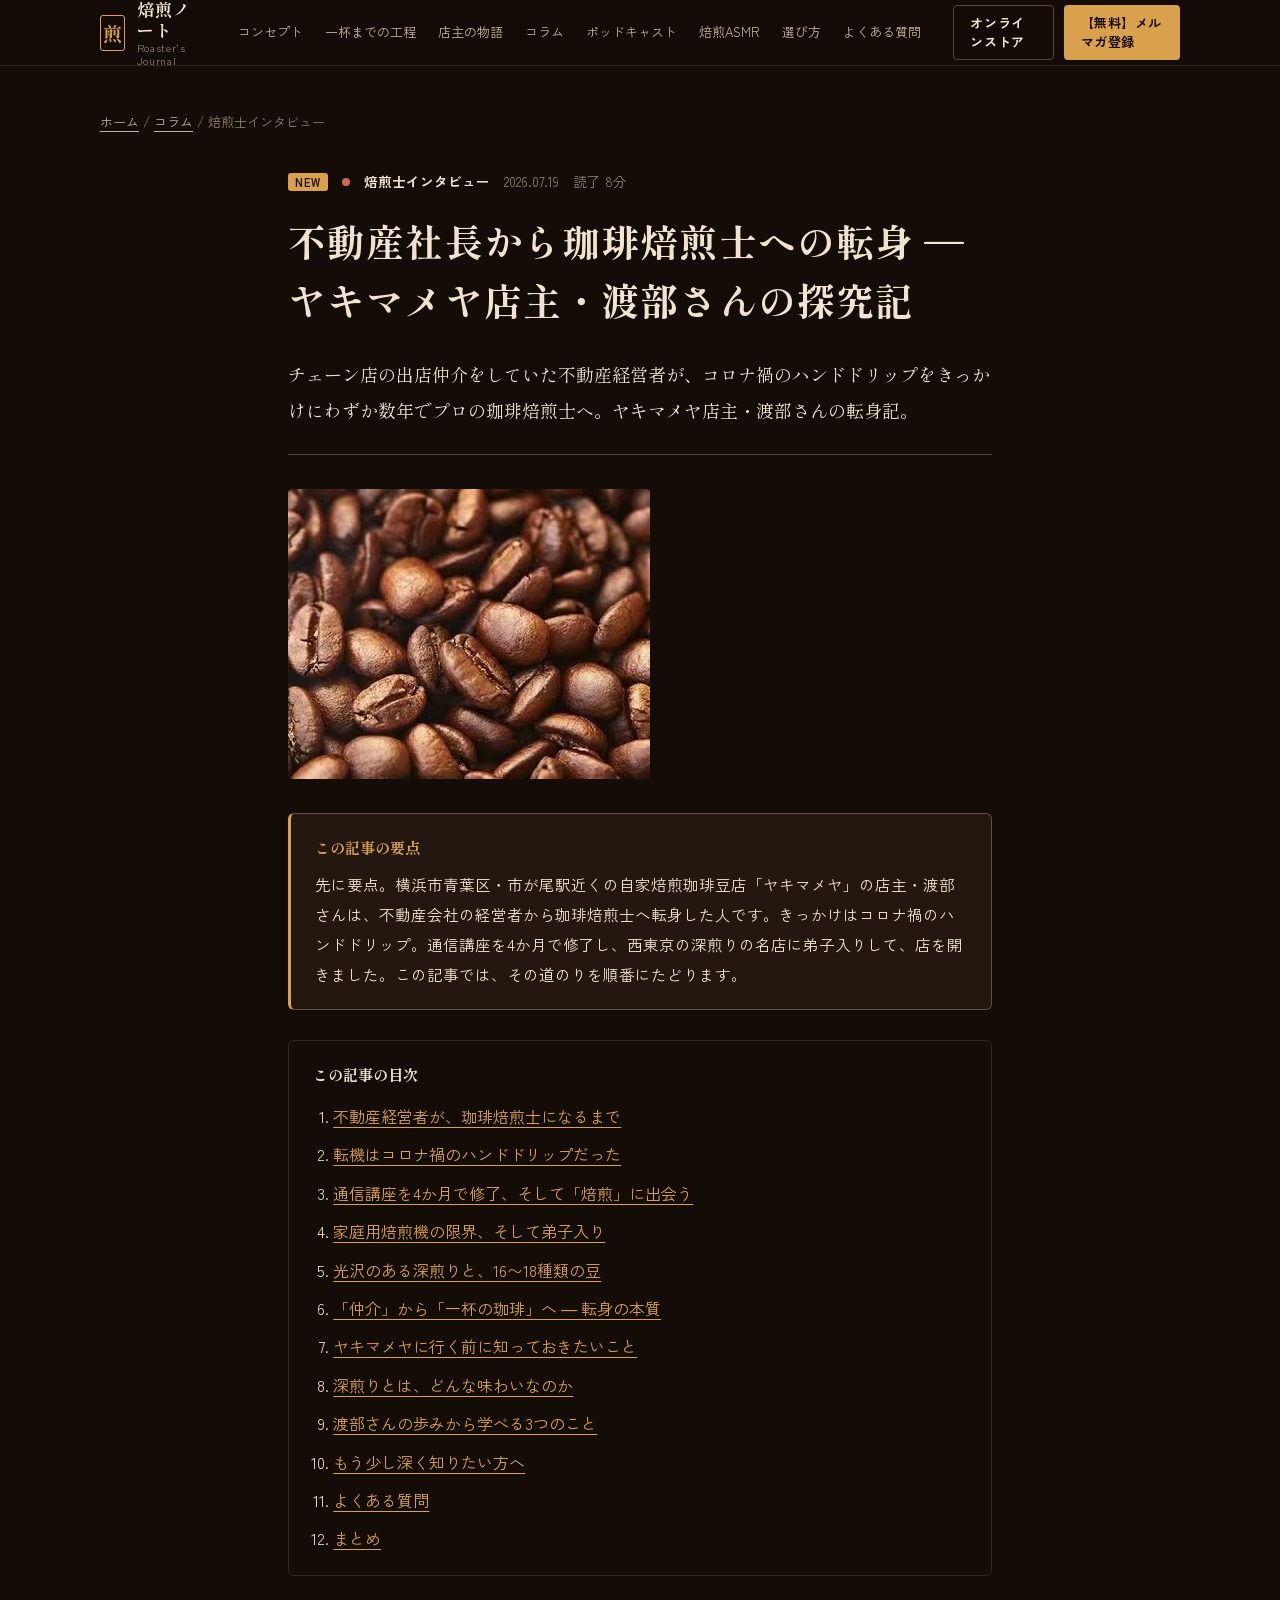
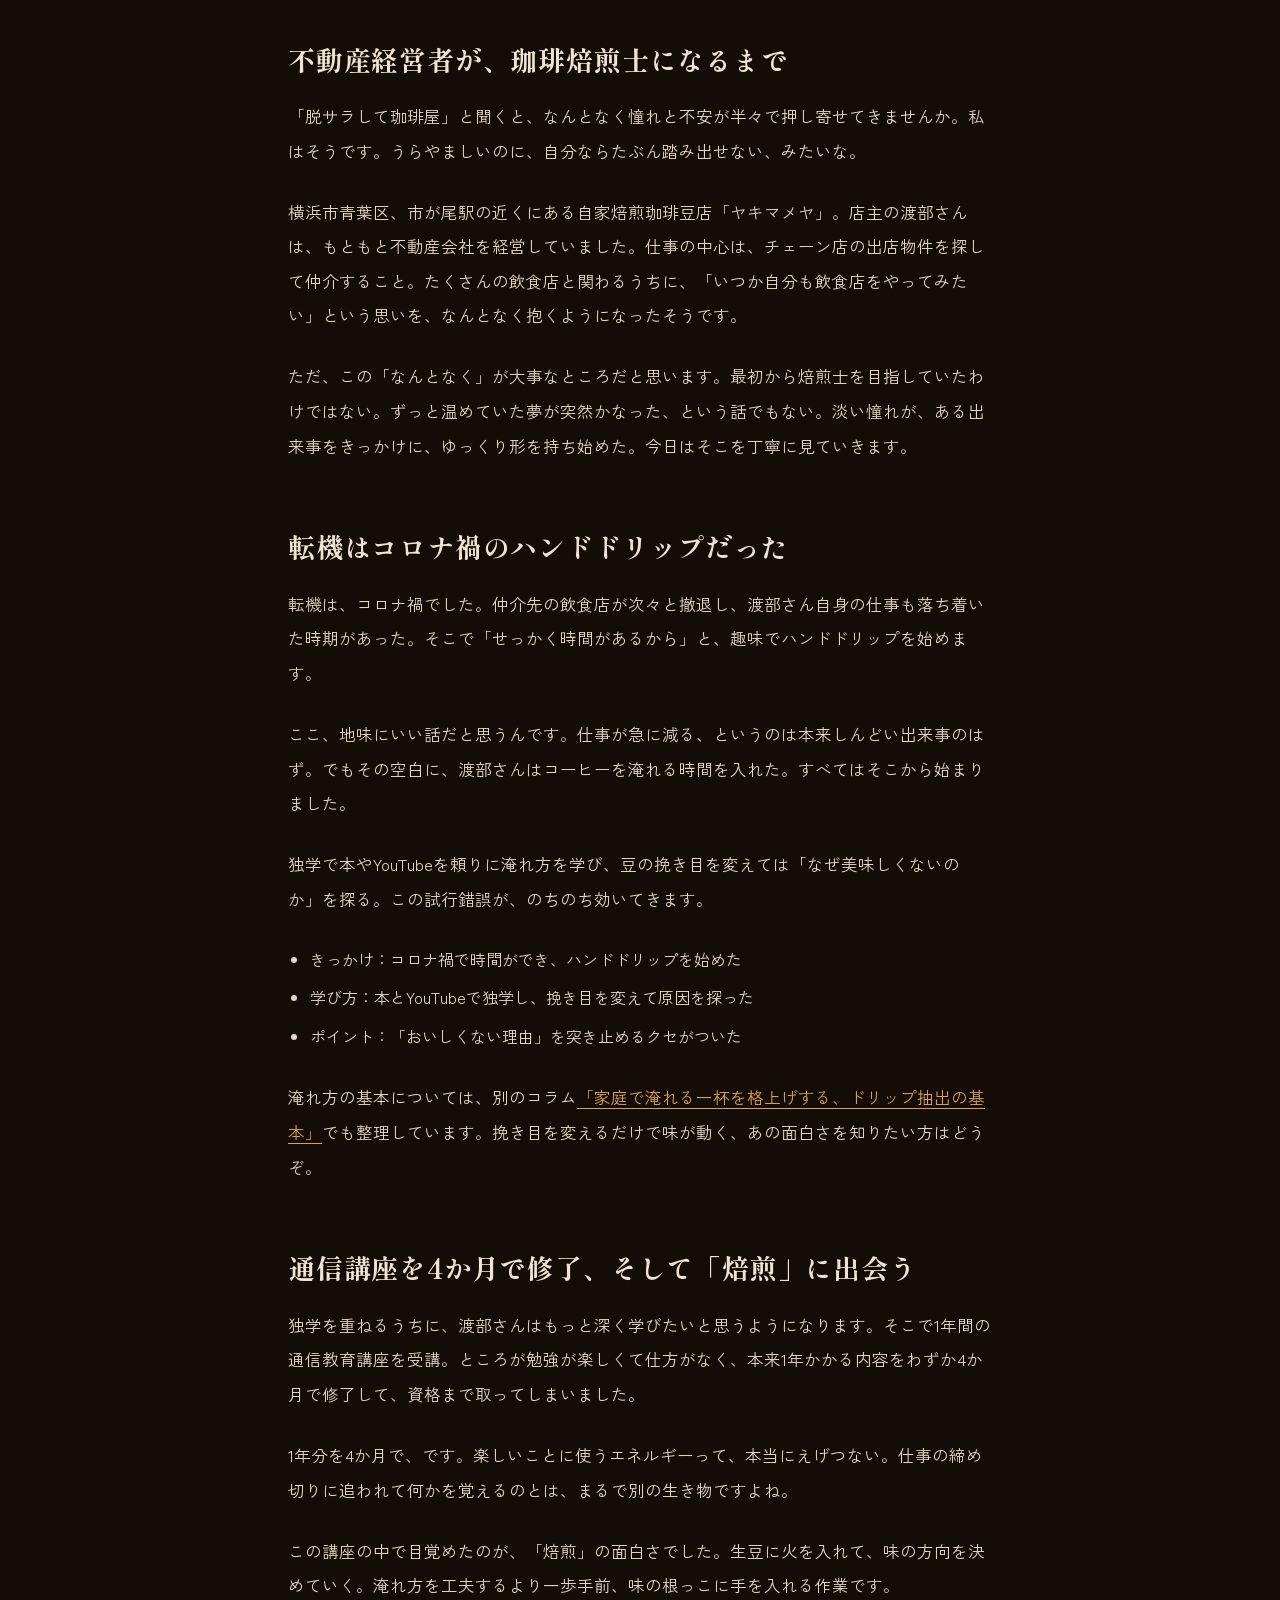
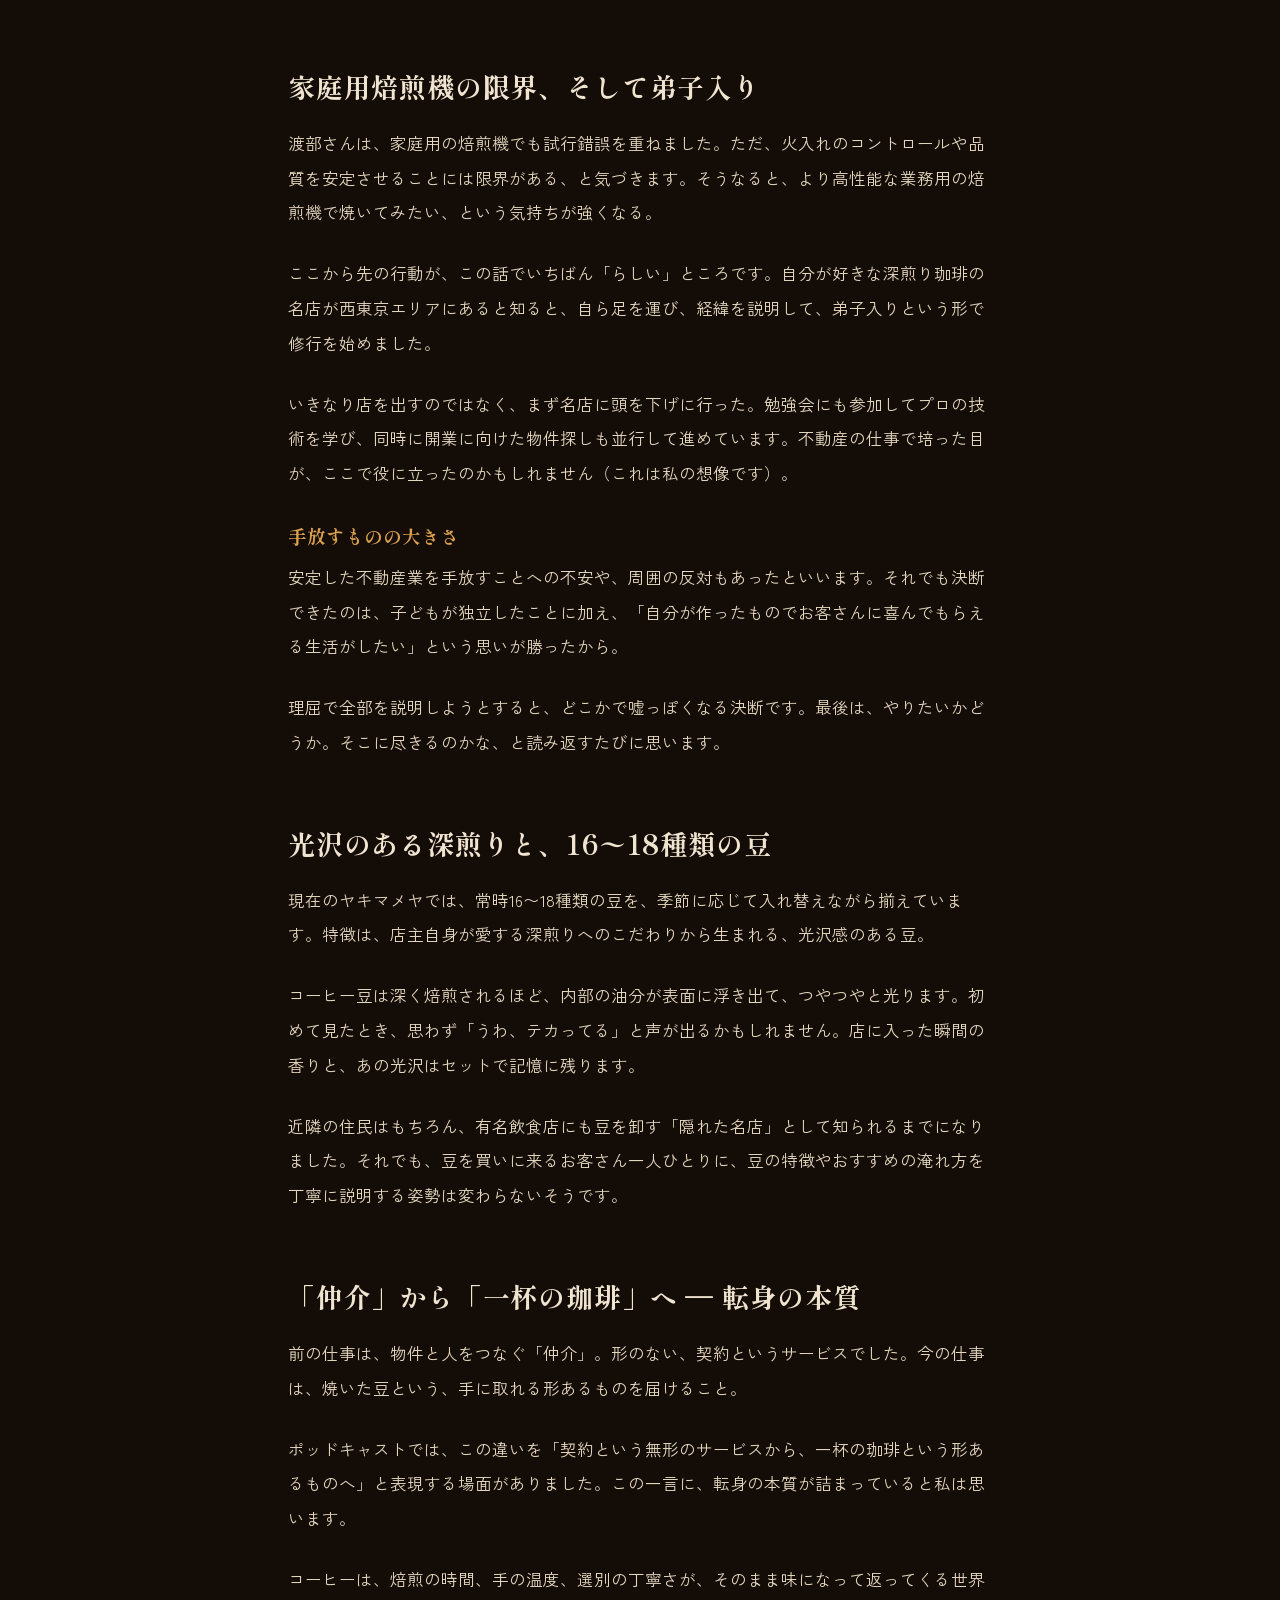
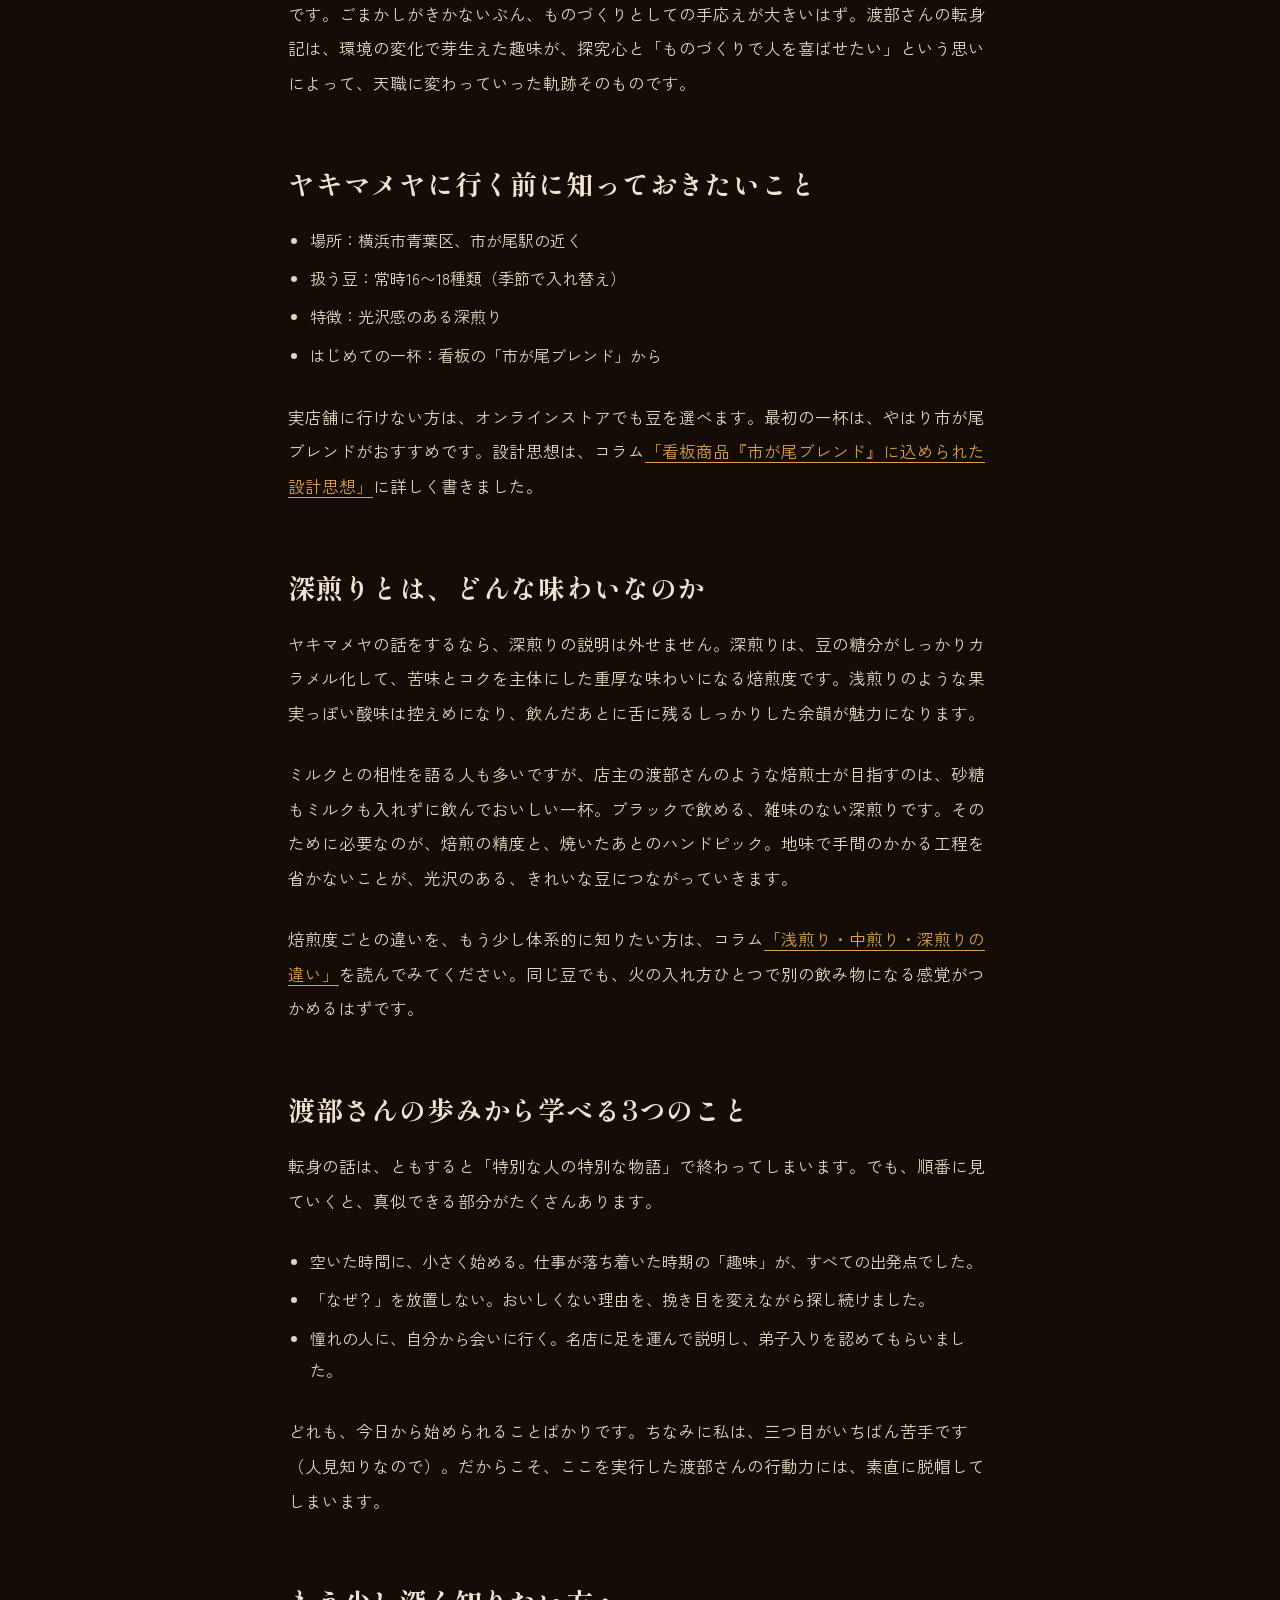
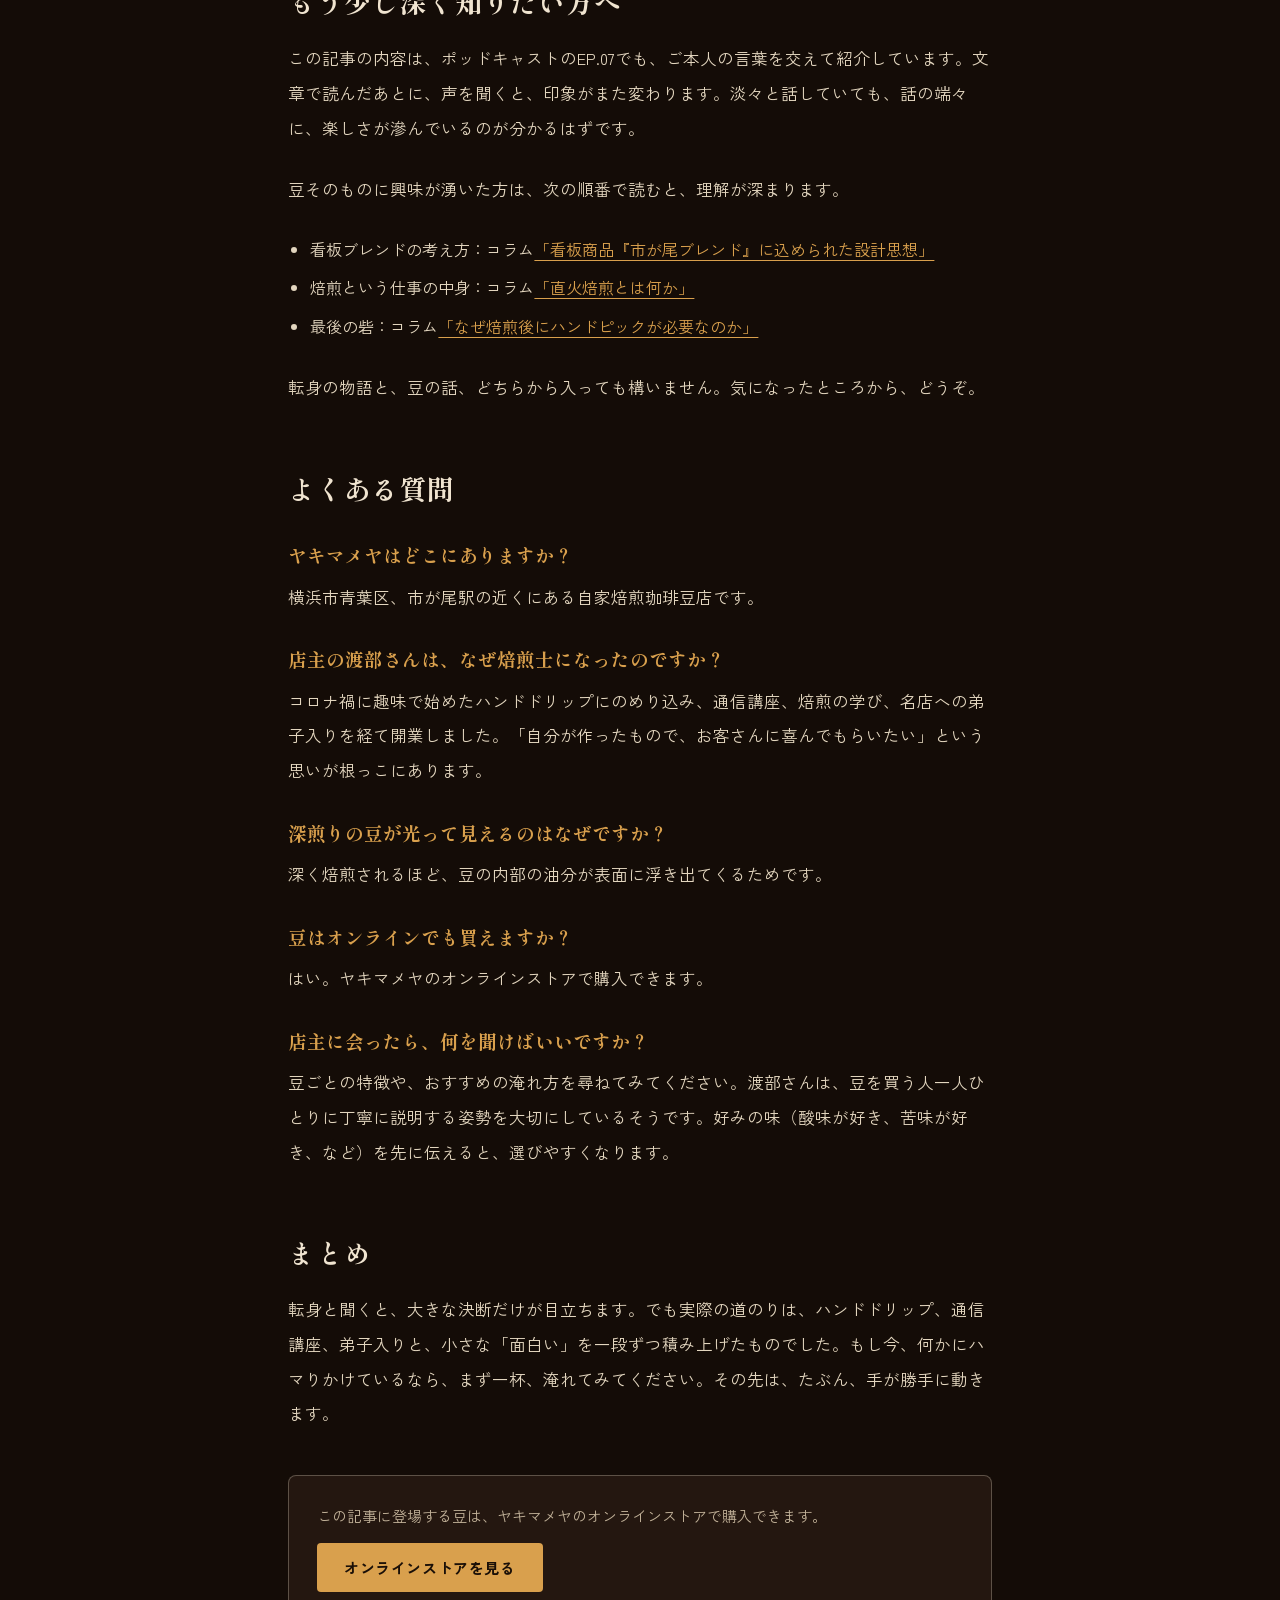
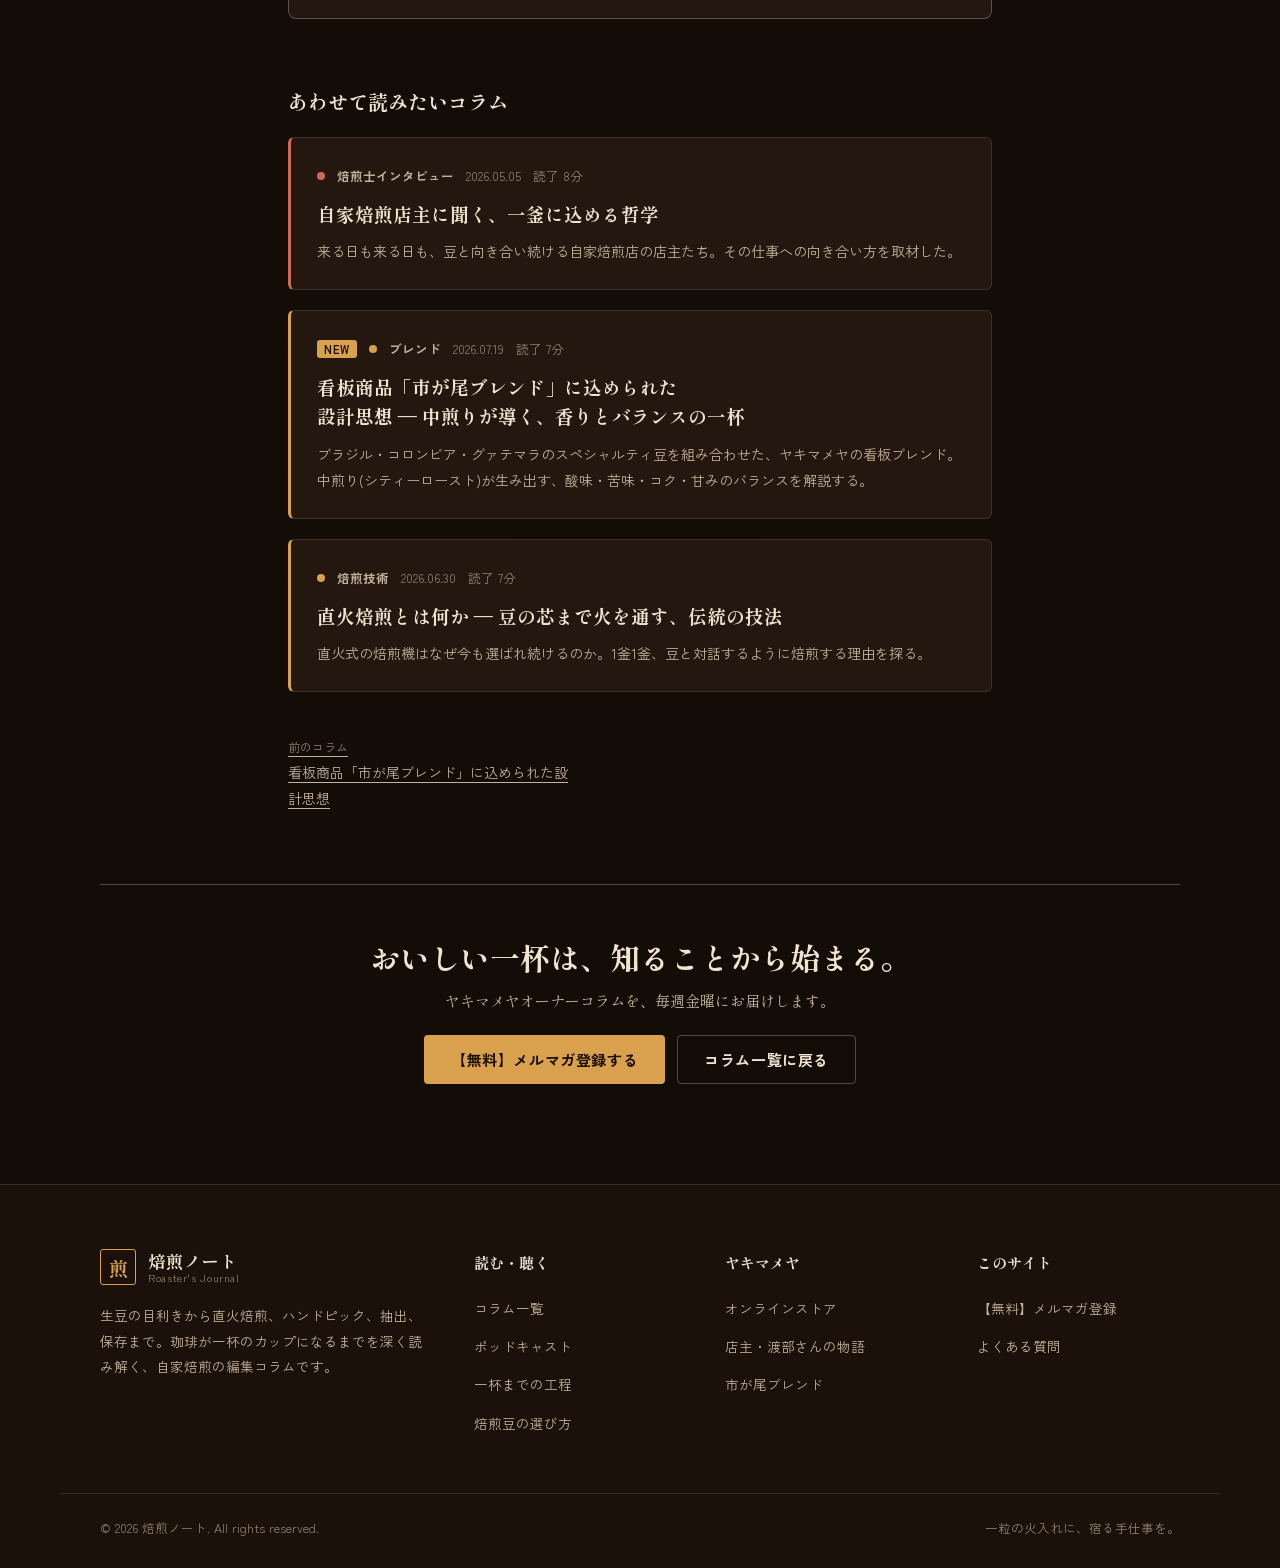
<file: column/watanabe-story-blueprints-to-beans/index.html>
<!DOCTYPE html>
<html lang="ja">
<head>
<meta charset="UTF-8">
<meta name="viewport" content="width=device-width, initial-scale=1.0">
<title>不動産社長から珈琲焙煎士への転身 ― ヤキマメヤ店主・渡部さんの探究記 | 焙煎ノート</title>
<meta name="description" content="横浜市青葉区の自家焙煎珈琲豆店ヤキマメヤ店主・渡部さんが、不動産業から珈琲焙煎士へと転身した経緯と探究心を紹介するインタビューコラム。">
<link rel="canonical" href="https://YOUR-DOMAIN.example/column/watanabe-story-blueprints-to-beans/">
<meta property="og:type" content="article">
<meta property="og:title" content="不動産社長から珈琲焙煎士への転身 ― ヤキマメヤ店主・渡部さんの探究記 | 焙煎ノート">
<meta property="og:description" content="横浜市青葉区の自家焙煎珈琲豆店ヤキマメヤ店主・渡部さんが、不動産業から珈琲焙煎士へと転身した経緯と探究心を紹介するインタビューコラム。">
<meta property="og:url" content="https://YOUR-DOMAIN.example/column/watanabe-story-blueprints-to-beans/">
<meta property="og:site_name" content="焙煎ノート">
<meta name="twitter:card" content="summary">
<meta name="theme-color" content="#140c07">
<link rel="preconnect" href="https://fonts.googleapis.com"><link rel="preconnect" href="https://fonts.gstatic.com" crossorigin><link href="https://fonts.googleapis.com/css2?family=Shippori+Mincho+B1:wght@500;700&family=Zen+Kaku+Gothic+New:wght@400;500;700&display=swap" rel="stylesheet">
<link rel="stylesheet" href="../../assets/base.css">
<link rel="stylesheet" href="../../assets/article.css">
<meta name="keywords" content="ヤキマメヤ, 渡部, 自家焙煎, 珈琲焙煎士, 脱サラ, 市が尾, コーヒー豆"><script type="application/ld+json">{"@context": "https://schema.org", "@type": "Article", "headline": "不動産社長から珈琲焙煎士への転身 ― ヤキマメヤ店主・渡部さんの探究記", "description": "横浜市青葉区の自家焙煎珈琲豆店ヤキマメヤ店主・渡部さんが、不動産業から珈琲焙煎士へと転身した経緯と探究心を紹介するインタビューコラム。", "datePublished": "2026-07-19", "dateModified": "2026-07-19", "inLanguage": "ja", "articleSection": "焙煎士インタビュー", "mainEntityOfPage": "https://YOUR-DOMAIN.example/column/watanabe-story-blueprints-to-beans/", "publisher": {"@type": "Organization", "name": "焙煎ノート", "logo": {"@type": "ImageObject", "url": "https://YOUR-DOMAIN.example/images/yakimameya-logo.png"}}, "image": "https://YOUR-DOMAIN.example/images/glossy-beans.jpg", "wordCount": 3991, "keywords": "ヤキマメヤ, 渡部, 自家焙煎, 珈琲焙煎士, 脱サラ, 市が尾, コーヒー豆"}</script><script type="application/ld+json">{"@context": "https://schema.org", "@type": "FAQPage", "mainEntity": [{"@type": "Question", "name": "ヤキマメヤはどこにありますか？", "acceptedAnswer": {"@type": "Answer", "text": "横浜市青葉区、市が尾駅の近くにある自家焙煎珈琲豆店です。"}}, {"@type": "Question", "name": "店主の渡部さんは、なぜ焙煎士になったのですか？", "acceptedAnswer": {"@type": "Answer", "text": "コロナ禍に趣味で始めたハンドドリップにのめり込み、通信講座、焙煎の学び、名店への弟子入りを経て開業しました。「自分が作ったもので、お客さんに喜んでもらいたい」という思いが根っこにあります。"}}, {"@type": "Question", "name": "深煎りの豆が光って見えるのはなぜですか？", "acceptedAnswer": {"@type": "Answer", "text": "深く焙煎されるほど、豆の内部の油分が表面に浮き出てくるためです。"}}, {"@type": "Question", "name": "豆はオンラインでも買えますか？", "acceptedAnswer": {"@type": "Answer", "text": "はい。ヤキマメヤのオンラインストアで購入できます。"}}, {"@type": "Question", "name": "店主に会ったら、何を聞けばいいですか？", "acceptedAnswer": {"@type": "Answer", "text": "豆ごとの特徴や、おすすめの淹れ方を尋ねてみてください。渡部さんは、豆を買う人一人ひとりに丁寧に説明する姿勢を大切にしているそうです。好みの味（酸味が好き、苦味が好き、など）を先に伝えると、選びやすくなります。"}}]}</script>
</head>
<body>
<header class="hd" id="top">
  <div class="hd__in">
    <a class="logo" href="../../index.html" aria-label="焙煎ノート トップへ">
      <span class="logo__mark">煎</span>
      <span class="logo__txt"><b>焙煎ノート</b><small>Roaster's Journal</small></span>
    </a>
    <nav class="hd__nav" id="hdNav" aria-label="メインメニュー"><a href="../../index.html#concept">コンセプト</a><a href="../../index.html#journey">一杯までの工程</a><a href="../../index.html#story">店主の物語</a><a href="../../index.html#columns">コラム</a><a href="../../index.html#podcast">ポッドキャスト</a><a href="../../index.html#asmr">焙煎ASMR</a><a href="../../index.html#guide">選び方</a><a href="../../index.html#faq">よくある質問</a></nav>
    <div class="hd__cta">
      <a class="btn btn--ghost btn--sm hd__store" href="https://yakimameya.base.shop/" target="_blank" rel="noopener noreferrer">オンラインストア</a>
      <a class="btn btn--gold btn--sm" href="../../index.html#cta">【無料】メルマガ登録</a>
      <button class="hd__burger" id="hdBurger" aria-expanded="false" aria-controls="hdNav" aria-label="メニューを開く"><span></span><span></span><span></span></button>
    </div>
  </div>
</header>
<main class="pg"><div class="wrap">
  <nav class="crumb" aria-label="パンくず"><a href="../../index.html">ホーム</a> / <a href="../index.html">コラム</a> / 焙煎士インタビュー</nav>
  <article class="art" style="--c:var(--wine)">
    <div class="art__meta"><span class="new">NEW</span><span class="catdot"></span><span class="cat">焙煎士インタビュー</span><span>2026.07.19</span><span>読了 8分</span></div>
    <h1>不動産社長から珈琲焙煎士への転身 ― ヤキマメヤ店主・渡部さんの探究記</h1>
    <p class="lead">チェーン店の出店仲介をしていた不動産経営者が、コロナ禍のハンドドリップをきっかけにわずか数年でプロの珈琲焙煎士へ。ヤキマメヤ店主・渡部さんの転身記。</p>
    <figure><img src="../../images/glossy-beans.jpg" alt="" width="362" height="290"></figure>
    <div class="art__body"><aside class="callout"><b>この記事の要点</b><p>先に要点。横浜市青葉区・市が尾駅近くの自家焙煎珈琲豆店「ヤキマメヤ」の店主・渡部さんは、不動産会社の経営者から珈琲焙煎士へ転身した人です。きっかけはコロナ禍のハンドドリップ。通信講座を4か月で修了し、西東京の深煎りの名店に弟子入りして、店を開きました。この記事では、その道のりを順番にたどります。</p></aside>
<nav class="toc" aria-label="この記事の目次"><b>この記事の目次</b><ol><li><a href="#s1">不動産経営者が、珈琲焙煎士になるまで</a></li><li><a href="#s2">転機はコロナ禍のハンドドリップだった</a></li><li><a href="#s3">通信講座を4か月で修了、そして「焙煎」に出会う</a></li><li><a href="#s4">家庭用焙煎機の限界、そして弟子入り</a></li><li><a href="#s5">光沢のある深煎りと、16〜18種類の豆</a></li><li><a href="#s6">「仲介」から「一杯の珈琲」へ ― 転身の本質</a></li><li><a href="#s7">ヤキマメヤに行く前に知っておきたいこと</a></li><li><a href="#s8">深煎りとは、どんな味わいなのか</a></li><li><a href="#s9">渡部さんの歩みから学べる3つのこと</a></li><li><a href="#s10">もう少し深く知りたい方へ</a></li><li><a href="#s11">よくある質問</a></li><li><a href="#s12">まとめ</a></li></ol></nav>
<h2 id="s1">不動産経営者が、珈琲焙煎士になるまで</h2>
<p>「脱サラして珈琲屋」と聞くと、なんとなく憧れと不安が半々で押し寄せてきませんか。私はそうです。うらやましいのに、自分ならたぶん踏み出せない、みたいな。</p>
<p>横浜市青葉区、市が尾駅の近くにある自家焙煎珈琲豆店「ヤキマメヤ」。店主の渡部さんは、もともと不動産会社を経営していました。仕事の中心は、チェーン店の出店物件を探して仲介すること。たくさんの飲食店と関わるうちに、「いつか自分も飲食店をやってみたい」という思いを、なんとなく抱くようになったそうです。</p>
<p>ただ、この「なんとなく」が大事なところだと思います。最初から焙煎士を目指していたわけではない。ずっと温めていた夢が突然かなった、という話でもない。淡い憧れが、ある出来事をきっかけに、ゆっくり形を持ち始めた。今日はそこを丁寧に見ていきます。</p>
<h2 id="s2">転機はコロナ禍のハンドドリップだった</h2>
<p>転機は、コロナ禍でした。仲介先の飲食店が次々と撤退し、渡部さん自身の仕事も落ち着いた時期があった。そこで「せっかく時間があるから」と、趣味でハンドドリップを始めます。</p>
<p>ここ、地味にいい話だと思うんです。仕事が急に減る、というのは本来しんどい出来事のはず。でもその空白に、渡部さんはコーヒーを淹れる時間を入れた。すべてはそこから始まりました。</p>
<p>独学で本やYouTubeを頼りに淹れ方を学び、豆の挽き目を変えては「なぜ美味しくないのか」を探る。この試行錯誤が、のちのち効いてきます。</p>
<ul><li>きっかけ：コロナ禍で時間ができ、ハンドドリップを始めた</li><li>学び方：本とYouTubeで独学し、挽き目を変えて原因を探った</li><li>ポイント：「おいしくない理由」を突き止めるクセがついた</li></ul>
<p>淹れ方の基本については、別のコラム<a href="../../column/drip-basics/index.html">「家庭で淹れる一杯を格上げする、ドリップ抽出の基本」</a>でも整理しています。挽き目を変えるだけで味が動く、あの面白さを知りたい方はどうぞ。</p>
<h2 id="s3">通信講座を4か月で修了、そして「焙煎」に出会う</h2>
<p>独学を重ねるうちに、渡部さんはもっと深く学びたいと思うようになります。そこで1年間の通信教育講座を受講。ところが勉強が楽しくて仕方がなく、本来1年かかる内容をわずか4か月で修了して、資格まで取ってしまいました。</p>
<p>1年分を4か月で、です。楽しいことに使うエネルギーって、本当にえげつない。仕事の締め切りに追われて何かを覚えるのとは、まるで別の生き物ですよね。</p>
<p>この講座の中で目覚めたのが、「焙煎」の面白さでした。生豆に火を入れて、味の方向を決めていく。淹れ方を工夫するより一歩手前、味の根っこに手を入れる作業です。</p>
<h2 id="s4">家庭用焙煎機の限界、そして弟子入り</h2>
<p>渡部さんは、家庭用の焙煎機でも試行錯誤を重ねました。ただ、火入れのコントロールや品質を安定させることには限界がある、と気づきます。そうなると、より高性能な業務用の焙煎機で焼いてみたい、という気持ちが強くなる。</p>
<p>ここから先の行動が、この話でいちばん「らしい」ところです。自分が好きな深煎り珈琲の名店が西東京エリアにあると知ると、自ら足を運び、経緯を説明して、弟子入りという形で修行を始めました。</p>
<p>いきなり店を出すのではなく、まず名店に頭を下げに行った。勉強会にも参加してプロの技術を学び、同時に開業に向けた物件探しも並行して進めています。不動産の仕事で培った目が、ここで役に立ったのかもしれません（これは私の想像です）。</p>
<h3>手放すものの大きさ</h3>
<p>安定した不動産業を手放すことへの不安や、周囲の反対もあったといいます。それでも決断できたのは、子どもが独立したことに加え、「自分が作ったものでお客さんに喜んでもらえる生活がしたい」という思いが勝ったから。</p>
<p>理屈で全部を説明しようとすると、どこかで嘘っぽくなる決断です。最後は、やりたいかどうか。そこに尽きるのかな、と読み返すたびに思います。</p>
<h2 id="s5">光沢のある深煎りと、16〜18種類の豆</h2>
<p>現在のヤキマメヤでは、常時16〜18種類の豆を、季節に応じて入れ替えながら揃えています。特徴は、店主自身が愛する深煎りへのこだわりから生まれる、光沢感のある豆。</p>
<p>コーヒー豆は深く焙煎されるほど、内部の油分が表面に浮き出て、つやつやと光ります。初めて見たとき、思わず「うわ、テカってる」と声が出るかもしれません。店に入った瞬間の香りと、あの光沢はセットで記憶に残ります。</p>
<p>近隣の住民はもちろん、有名飲食店にも豆を卸す「隠れた名店」として知られるまでになりました。それでも、豆を買いに来るお客さん一人ひとりに、豆の特徴やおすすめの淹れ方を丁寧に説明する姿勢は変わらないそうです。</p>
<h2 id="s6">「仲介」から「一杯の珈琲」へ ― 転身の本質</h2>
<p>前の仕事は、物件と人をつなぐ「仲介」。形のない、契約というサービスでした。今の仕事は、焼いた豆という、手に取れる形あるものを届けること。</p>
<p>ポッドキャストでは、この違いを「契約という無形のサービスから、一杯の珈琲という形あるものへ」と表現する場面がありました。この一言に、転身の本質が詰まっていると私は思います。</p>
<p>コーヒーは、焙煎の時間、手の温度、選別の丁寧さが、そのまま味になって返ってくる世界です。ごまかしがきかないぶん、ものづくりとしての手応えが大きいはず。渡部さんの転身記は、環境の変化で芽生えた趣味が、探究心と「ものづくりで人を喜ばせたい」という思いによって、天職に変わっていった軌跡そのものです。</p>
<h2 id="s7">ヤキマメヤに行く前に知っておきたいこと</h2>
<ul><li>場所：横浜市青葉区、市が尾駅の近く</li><li>扱う豆：常時16〜18種類（季節で入れ替え）</li><li>特徴：光沢感のある深煎り</li><li>はじめての一杯：看板の「市が尾ブレンド」から</li></ul>
<p>実店舗に行けない方は、オンラインストアでも豆を選べます。最初の一杯は、やはり市が尾ブレンドがおすすめです。設計思想は、コラム<a href="../../column/ichigao-blend-signature/index.html">「看板商品『市が尾ブレンド』に込められた設計思想」</a>に詳しく書きました。</p>
<h2 id="s8">深煎りとは、どんな味わいなのか</h2>
<p>ヤキマメヤの話をするなら、深煎りの説明は外せません。深煎りは、豆の糖分がしっかりカラメル化して、苦味とコクを主体にした重厚な味わいになる焙煎度です。浅煎りのような果実っぽい酸味は控えめになり、飲んだあとに舌に残るしっかりした余韻が魅力になります。</p>
<p>ミルクとの相性を語る人も多いですが、店主の渡部さんのような焙煎士が目指すのは、砂糖もミルクも入れずに飲んでおいしい一杯。ブラックで飲める、雑味のない深煎りです。そのために必要なのが、焙煎の精度と、焼いたあとのハンドピック。地味で手間のかかる工程を省かないことが、光沢のある、きれいな豆につながっていきます。</p>
<p>焙煎度ごとの違いを、もう少し体系的に知りたい方は、コラム<a href="../../column/roast-level/index.html">「浅煎り・中煎り・深煎りの違い」</a>を読んでみてください。同じ豆でも、火の入れ方ひとつで別の飲み物になる感覚がつかめるはずです。</p>
<h2 id="s9">渡部さんの歩みから学べる3つのこと</h2>
<p>転身の話は、ともすると「特別な人の特別な物語」で終わってしまいます。でも、順番に見ていくと、真似できる部分がたくさんあります。</p>
<ul><li>空いた時間に、小さく始める。仕事が落ち着いた時期の「趣味」が、すべての出発点でした。</li><li>「なぜ？」を放置しない。おいしくない理由を、挽き目を変えながら探し続けました。</li><li>憧れの人に、自分から会いに行く。名店に足を運んで説明し、弟子入りを認めてもらいました。</li></ul>
<p>どれも、今日から始められることばかりです。ちなみに私は、三つ目がいちばん苦手です（人見知りなので）。だからこそ、ここを実行した渡部さんの行動力には、素直に脱帽してしまいます。</p>
<h2 id="s10">もう少し深く知りたい方へ</h2>
<p>この記事の内容は、ポッドキャストのEP.07でも、ご本人の言葉を交えて紹介しています。文章で読んだあとに、声を聞くと、印象がまた変わります。淡々と話していても、話の端々に、楽しさが滲んでいるのが分かるはずです。</p>
<p>豆そのものに興味が湧いた方は、次の順番で読むと、理解が深まります。</p>
<ul><li>看板ブレンドの考え方：コラム<a href="../../column/ichigao-blend-signature/index.html">「看板商品『市が尾ブレンド』に込められた設計思想」</a></li><li>焙煎という仕事の中身：コラム<a href="../../column/direct-fire/index.html">「直火焙煎とは何か」</a></li><li>最後の砦：コラム<a href="../../column/handpick/index.html">「なぜ焙煎後にハンドピックが必要なのか」</a></li></ul>
<p>転身の物語と、豆の話、どちらから入っても構いません。気になったところから、どうぞ。</p>
<h2 id="s11">よくある質問</h2>
<h3>ヤキマメヤはどこにありますか？</h3>
<p>横浜市青葉区、市が尾駅の近くにある自家焙煎珈琲豆店です。</p>
<h3>店主の渡部さんは、なぜ焙煎士になったのですか？</h3>
<p>コロナ禍に趣味で始めたハンドドリップにのめり込み、通信講座、焙煎の学び、名店への弟子入りを経て開業しました。「自分が作ったもので、お客さんに喜んでもらいたい」という思いが根っこにあります。</p>
<h3>深煎りの豆が光って見えるのはなぜですか？</h3>
<p>深く焙煎されるほど、豆の内部の油分が表面に浮き出てくるためです。</p>
<h3>豆はオンラインでも買えますか？</h3>
<p>はい。ヤキマメヤのオンラインストアで購入できます。</p>
<h3>店主に会ったら、何を聞けばいいですか？</h3>
<p>豆ごとの特徴や、おすすめの淹れ方を尋ねてみてください。渡部さんは、豆を買う人一人ひとりに丁寧に説明する姿勢を大切にしているそうです。好みの味（酸味が好き、苦味が好き、など）を先に伝えると、選びやすくなります。</p>
<h2 id="s12">まとめ</h2>
<p>転身と聞くと、大きな決断だけが目立ちます。でも実際の道のりは、ハンドドリップ、通信講座、弟子入りと、小さな「面白い」を一段ずつ積み上げたものでした。もし今、何かにハマりかけているなら、まず一杯、淹れてみてください。その先は、たぶん、手が勝手に動きます。</p></div><div class="art__shop"><p>この記事に登場する豆は、ヤキマメヤのオンラインストアで購入できます。</p><a class="btn btn--gold" href="https://yakimameya.base.shop/" target="_blank" rel="noopener noreferrer">オンラインストアを見る</a></div>
  </article>
  <section class="rel"><h2>あわせて読みたいコラム</h2><div class="cgrid"><a class="ccard" style="--c:var(--wine)" data-cat="焙煎士インタビュー" href="../../column/roaster-interview/index.html">
  <span class="ccard__body">
    <span class="ccard__meta"><span class="catdot"></span><span class="ccard__cat">焙煎士インタビュー</span><span>2026.05.05</span><span>読了 8分</span></span>
    <h3 class="ccard__title">自家焙煎店主に聞く、一釜に込める哲学</h3>
    <p class="ccard__ex">来る日も来る日も、豆と向き合い続ける自家焙煎店の店主たち。その仕事への向き合い方を取材した。</p>
  </span>
</a><a class="ccard" style="--c:var(--gold)" data-cat="ブレンド" href="../../column/ichigao-blend-signature/index.html">
  <span class="ccard__body">
    <span class="ccard__meta"><span class="new">NEW</span><span class="catdot"></span><span class="ccard__cat">ブレンド</span><span>2026.07.19</span><span>読了 7分</span></span>
    <h3 class="ccard__title">看板商品「市が尾ブレンド」に込められた設計思想 ― 中煎りが導く、香りとバランスの一杯</h3>
    <p class="ccard__ex">ブラジル・コロンビア・グァテマラのスペシャルティ豆を組み合わせた、ヤキマメヤの看板ブレンド。中煎り(シティーロースト)が生み出す、酸味・苦味・コク・甘みのバランスを解説する。</p>
  </span>
</a><a class="ccard" style="--c:var(--gold)" data-cat="焙煎技術" href="../../column/direct-fire/index.html">
  <span class="ccard__body">
    <span class="ccard__meta"><span class="catdot"></span><span class="ccard__cat">焙煎技術</span><span>2026.06.30</span><span>読了 7分</span></span>
    <h3 class="ccard__title">直火焙煎とは何か ― 豆の芯まで火を通す、伝統の技法</h3>
    <p class="ccard__ex">直火式の焙煎機はなぜ今も選ばれ続けるのか。1釜1釜、豆と対話するように焙煎する理由を探る。</p>
  </span>
</a></div></section>
  <div class="pn"><a href="../ichigao-blend-signature/index.html"><small>前のコラム</small>看板商品「市が尾ブレンド」に込められた設計思想</a></div>
  <div class="cta-band">
    <h2>おいしい一杯は、知ることから始まる。<br><small style="display:block;margin-top:8px;font-size:15px;font-weight:400;color:var(--ink2)">ヤキマメヤオーナーコラムを、毎週金曜にお届けします。</small></h2>
    <a class="btn btn--gold" href="../../index.html#cta">【無料】メルマガ登録する</a>
    <a class="btn btn--ghost" href="../index.html">コラム一覧に戻る</a>
  </div>
</div></main>
<footer class="ft">
  <div class="wrap ft__grid">
    <div>
      <a class="logo" href="../../index.html#top"><span class="logo__mark">煎</span><span class="logo__txt"><b>焙煎ノート</b><small>Roaster's Journal</small></span></a>
      <p class="ft__desc">生豆の目利きから直火焙煎、ハンドピック、抽出、保存まで。珈琲が一杯のカップになるまでを深く読み解く、自家焙煎の編集コラムです。</p>
    </div>
    <div>
      <h4>読む・聴く</h4>
      <ul>
        <li><a href="../../column/index.html">コラム一覧</a></li>
        <li><a href="../../index.html#podcast">ポッドキャスト</a></li>
        <li><a href="../../index.html#journey">一杯までの工程</a></li>
        <li><a href="../../index.html#guide">焙煎豆の選び方</a></li>
      </ul>
    </div>
    <div>
      <h4>ヤキマメヤ</h4>
      <ul>
        <li><a href="https://yakimameya.base.shop/" target="_blank" rel="noopener noreferrer">オンラインストア</a></li>
        <li><a href="../../index.html#story">店主・渡部さんの物語</a></li>
        <li><a href="../../index.html#shop">市が尾ブレンド</a></li>
      </ul>
    </div>
    <div>
      <h4>このサイト</h4>
      <ul>
        <li><a href="../../index.html#cta">【無料】メルマガ登録</a></li>
        <li><a href="../../index.html#faq">よくある質問</a></li>
      </ul>
    </div>
  </div>
  <div class="wrap ft__bottom"><span>© 2026 焙煎ノート. All rights reserved.</span><span>一粒の火入れに、宿る手仕事を。</span></div>
</footer>
<script>(function(){var b=document.getElementById('hdBurger'),n=document.getElementById('hdNav');if(!b||!n)return;
function set(o){n.classList.toggle('open',o);b.setAttribute('aria-expanded',o);b.setAttribute('aria-label',o?'メニューを閉じる':'メニューを開く')}
b.addEventListener('click',function(){set(!n.classList.contains('open'))});
n.addEventListener('click',function(ev){if(ev.target.tagName==='A')set(false)});
document.addEventListener('keydown',function(ev){if(ev.key==='Escape')set(false)})})();</script>
</body>
</html>
</file>
<file: assets/base.css>
*{box-sizing:border-box;margin:0;padding:0}
:root{
  --bg:#140c07;--bg2:#1b110a;--panel:#241710;--panel2:#2d1e14;
  --ink:#f0e4d0;--ink2:#c2b299;--ink3:#8f8069;
  --line:rgba(240,228,208,.13);--line2:rgba(240,228,208,.28);
  --gold:#d9a04d;--gold-d:#b57f31;--bronze:#b98457;--wine:#cf6a54;--sage:#93a67a;
  --serif:'Shippori Mincho B1','Hiragino Mincho ProN','Yu Mincho','Noto Serif JP',serif;
  --sans:'Zen Kaku Gothic New','Hiragino Sans','Yu Gothic UI','Noto Sans JP',sans-serif;
  --wrap:1160px;--hd:66px;
}
html{scroll-behavior:smooth;scroll-padding-top:calc(var(--hd) + 12px);-webkit-text-size-adjust:100%}
body{font-family:var(--sans);background:var(--bg);color:var(--ink);line-height:1.9;font-size:16px;overflow-x:hidden;-webkit-font-smoothing:antialiased}
img{max-width:100%;height:auto;display:block}
h1,h2,h3,.con__q,.st__q{text-wrap:balance;word-break:auto-phrase}
.sh p,.con__b,.ccard__ex,.jr__d,.pf p.d,.fq .a,.cta p,.st__t p,.plist span,.gd__i p,.read p{word-break:auto-phrase}
a{color:inherit}
:focus-visible{outline:2px solid var(--gold);outline-offset:3px;border-radius:2px}
.wrap{max-width:var(--wrap);margin:0 auto;padding:0 40px}
.serif{font-family:var(--serif)}
.sr-only{position:absolute;width:1px;height:1px;overflow:hidden;clip:rect(0 0 0 0);white-space:nowrap}

/* header */
.hd{position:fixed;inset:0 0 auto 0;height:var(--hd);z-index:50;background:rgba(20,12,7,.9);backdrop-filter:blur(14px);-webkit-backdrop-filter:blur(14px);border-bottom:1px solid var(--line)}
.hd__in{max-width:var(--wrap);height:100%;margin:0 auto;padding:0 40px;display:flex;align-items:center;gap:32px}
.logo{display:flex;align-items:center;gap:12px;text-decoration:none}
.logo__mark{width:36px;height:36px;border:1px solid var(--gold);border-radius:3px;display:grid;place-items:center;font-family:var(--serif);font-weight:700;font-size:19px;color:var(--gold);line-height:1}
.logo__txt{display:flex;flex-direction:column;line-height:1.25}
.logo__txt b{font-family:var(--serif);font-size:17px;letter-spacing:.06em;font-weight:700}
.logo__txt small{font-size:10.5px;color:var(--ink3);letter-spacing:.06em}
.hd__nav{display:flex;gap:22px;margin-left:8px}
.hd__nav a{font-size:13px;color:var(--ink2);text-decoration:none;white-space:nowrap;padding:6px 0;border-bottom:1px solid transparent;transition:color .2s,border-color .2s}
.hd__nav a:hover{color:var(--ink);border-color:var(--gold)}
.hd__cta{margin-left:auto;display:flex;gap:10px;align-items:center}
.hd__burger{display:none;width:40px;height:40px;background:none;border:1px solid var(--line2);border-radius:3px;cursor:pointer;flex-direction:column;justify-content:center;align-items:center;gap:5px}
.hd__burger span{display:block;width:18px;height:1.5px;background:var(--ink)}

/* buttons */
.btn{display:inline-flex;align-items:center;justify-content:center;gap:8px;padding:13px 26px;border-radius:4px;font-family:var(--sans);font-size:15px;font-weight:700;letter-spacing:.04em;text-decoration:none;cursor:pointer;border:1px solid transparent;transition:background .2s,border-color .2s,color .2s;line-height:1.4}
.btn--gold{background:var(--gold);color:#1a0f07}
.btn--gold:hover{background:#e6b262}
.btn--ghost{border-color:var(--line2);color:var(--ink);background:transparent}
.btn--ghost:hover{border-color:var(--gold);color:var(--gold)}
.btn--sm{padding:8px 16px;font-size:13px}

/* section head */
.sh{max-width:44em;margin-bottom:48px}
.sh__lab{display:flex;align-items:center;gap:10px;font-size:13px;color:var(--gold);margin-bottom:14px;letter-spacing:.06em}
.sh__lab::before{content:'';width:28px;height:1px;background:var(--gold)}
.sh h2{font-family:var(--serif);font-weight:700;font-size:clamp(27px,3.5vw,42px);line-height:1.5;letter-spacing:.03em}
.sh p{margin-top:16px;color:var(--ink2);max-width:36em}

/* category dot + column card */
.catdot{width:8px;height:8px;border-radius:50%;background:var(--c,var(--gold));flex:none}
.filters{display:flex;flex-wrap:wrap;gap:8px;margin-bottom:28px}
.filters button{font-family:var(--sans);font-size:13.5px;color:var(--ink2);background:transparent;border:1px solid var(--line);border-radius:100px;padding:6px 16px;cursor:pointer;transition:border-color .2s,color .2s,background .2s}
.filters button:hover{border-color:var(--line2);color:var(--ink)}
.filters button[aria-pressed="true"]{background:var(--ink);color:var(--bg);border-color:var(--ink);font-weight:700}
.cgrid{display:grid;grid-template-columns:repeat(3,1fr);gap:20px}
.ccard{display:flex;gap:20px;text-decoration:none;background:var(--panel);border:1px solid var(--line);border-left:3px solid var(--c,var(--gold));border-radius:6px;padding:26px 26px 24px;transition:background .2s,border-color .2s}
.ccard:hover{background:var(--panel2);border-color:var(--line2);border-left-color:var(--c,var(--gold))}
.ccard[hidden]{display:none}
.ccard__body{display:flex;flex-direction:column;flex:1;min-width:0}
.ccard__meta{display:flex;flex-wrap:wrap;align-items:center;gap:4px 12px;font-size:12.5px;color:var(--ink3);margin-bottom:12px}
.new{display:inline-block;background:var(--gold);color:#1a0f07;font-size:11px;font-weight:700;letter-spacing:.08em;line-height:1;padding:4px 7px 3px;border-radius:3px}
.ccard__cat{color:var(--ink2);font-weight:700}
.ccard__title{font-family:var(--serif);font-size:18.5px;line-height:1.6;font-weight:700;margin-bottom:10px}
.ccard__ex{font-size:14px;color:var(--ink2);line-height:1.85}
.ccard--feature{grid-column:span 2}
.ccard--feature .ccard__title{font-size:23px}
.ccard__img{width:190px;height:auto;align-self:flex-start;border-radius:3px;flex:none}

/* footer */
.ft{border-top:1px solid var(--line);background:var(--bg2);padding:64px 0 28px;margin-top:0}
.ft__grid{display:grid;grid-template-columns:1.6fr 1fr 1fr 1fr;gap:48px}
.ft__desc{margin-top:18px;font-size:13.5px;color:var(--ink2);max-width:28em;line-height:1.9}
.ft h4{font-family:var(--serif);font-size:15px;margin-bottom:14px;font-weight:700}
.ft ul{list-style:none}
.ft li{margin-bottom:8px}
.ft li a{font-size:13.5px;color:var(--ink2);text-decoration:none}
.ft li a:hover{color:var(--gold)}
.ft__bottom{display:flex;justify-content:space-between;flex-wrap:wrap;gap:8px;margin-top:48px;padding-top:22px;border-top:1px solid var(--line);font-size:12.5px;color:var(--ink3)}

@media(max-width:1080px){
  .hd__nav{position:fixed;top:var(--hd);left:0;right:0;flex-direction:column;gap:0;margin:0;background:var(--bg2);border-bottom:1px solid var(--line);padding:8px 24px 16px;transform:translateY(-8px);opacity:0;visibility:hidden;transition:opacity .2s,transform .2s,visibility .2s}
  .hd__nav.open{opacity:1;transform:none;visibility:visible}
  .hd__nav a{padding:13px 0;border-bottom:1px solid var(--line);font-size:15px}
  .hd__burger{display:flex}
  .hd__store{display:none}
}
@media(max-width:900px){
  .cgrid{grid-template-columns:repeat(2,1fr)}
  .ft__grid{grid-template-columns:1fr 1fr}
}
@media(max-width:640px){
  .wrap,.hd__in{padding:0 20px}
  .hd__in{gap:12px}
  .cgrid{grid-template-columns:1fr}
  .ccard--feature{grid-column:auto}
  .ccard{padding:22px 20px}
  .ccard__img{width:110px}
  .ft__grid{grid-template-columns:1fr;gap:32px}
  .btn{padding:13px 20px}
}
@media(prefers-reduced-motion:reduce){html{scroll-behavior:auto}*{transition:none!important;animation:none!important}}
</file>
<file: assets/article.css>
.pg{padding:calc(var(--hd) + 44px) 0 96px}
.crumb{font-size:13px;color:var(--ink3);margin-bottom:34px}
.crumb a{color:var(--ink2);text-underline-offset:4px}
.art{max-width:44em;margin:0 auto}
.art__meta{display:flex;flex-wrap:wrap;align-items:center;gap:4px 14px;font-size:13.5px;color:var(--ink3);margin-bottom:18px}
.art__meta .cat{color:var(--ink);font-weight:700}
.art h1{font-family:var(--serif);font-weight:700;font-size:clamp(26px,3.6vw,38px);line-height:1.55;letter-spacing:.03em;margin-bottom:26px}
.art .lead{font-family:var(--serif);font-size:18px;line-height:2;color:var(--ink);padding:0 0 26px;margin-bottom:34px;border-bottom:1px solid var(--line2)}
.art figure{margin:0 0 34px}
.art figure img{border-radius:4px}
.art p{margin-bottom:1.6em;font-size:16.5px;line-height:2.1;color:#e3d6bf}
.callout{background:var(--panel);border:1px solid var(--line2);border-left:3px solid var(--gold);border-radius:6px;padding:20px 24px;margin:0 0 30px}
.callout b{display:block;font-family:var(--serif);font-size:15px;color:var(--gold);margin-bottom:6px}
.art .callout p{margin:0;font-size:15.5px;line-height:1.95;color:var(--ink)}
.toc{border:1px solid var(--line);border-radius:6px;padding:18px 24px 14px;margin:0 0 40px}
.toc b{font-family:var(--serif);font-size:15px}
.toc ol{margin:10px 0 0 1.4em;font-size:14.5px;line-height:2}
.toc a{color:var(--ink2);text-underline-offset:4px}
.toc a:hover{color:var(--gold)}
.art h2{font-family:var(--serif);font-size:clamp(22px,2.6vw,27px);line-height:1.6;margin:56px 0 18px;padding-top:6px;letter-spacing:.03em;scroll-margin-top:84px;word-break:auto-phrase}
.art h3{font-family:var(--serif);font-size:18.5px;line-height:1.7;margin:30px 0 8px;color:var(--gold)}
.art ul{margin:0 0 1.8em;padding-left:1.4em}
.art li{font-size:16px;line-height:2;margin-bottom:.4em;color:#e3d6bf}
.art p a,.art li a{color:var(--gold);text-underline-offset:4px}
.art__shop{margin:44px 0 0;padding:26px 28px;background:var(--panel);border:1px solid var(--line2);border-radius:8px;display:flex;flex-wrap:wrap;gap:14px 24px;align-items:center;justify-content:space-between}
.art__shop p{margin:0;font-size:15px;color:var(--ink2);line-height:1.8}
.rel{max-width:44em;margin:64px auto 0}
.rel h2{font-family:var(--serif);font-size:20px;margin-bottom:16px}
.rel .cgrid{grid-template-columns:1fr}
.pn{max-width:44em;margin:44px auto 0;display:flex;justify-content:space-between;gap:16px;flex-wrap:wrap}
.pn a{font-size:14px;color:var(--ink2);text-underline-offset:4px;max-width:20em}
.pn a:hover{color:var(--gold)}
.pn small{display:block;color:var(--ink3);font-size:12px}
.lst h1{font-family:var(--serif);font-size:clamp(30px,4vw,46px);line-height:1.5;margin-bottom:14px}
.lst>.wrap>p{color:var(--ink2);margin-bottom:34px;max-width:36em}
.cta-band{margin-top:72px;padding:48px 0 0;border-top:1px solid var(--line2);text-align:center}
.cta-band h2{font-family:var(--serif);font-size:clamp(22px,3vw,30px);line-height:1.6;margin-bottom:18px}
.cta-band .btn{margin:4px}
@media(max-width:640px){.art .lead{font-size:16.5px}.art p{font-size:16px}.art__shop{padding:20px}}
</file>
